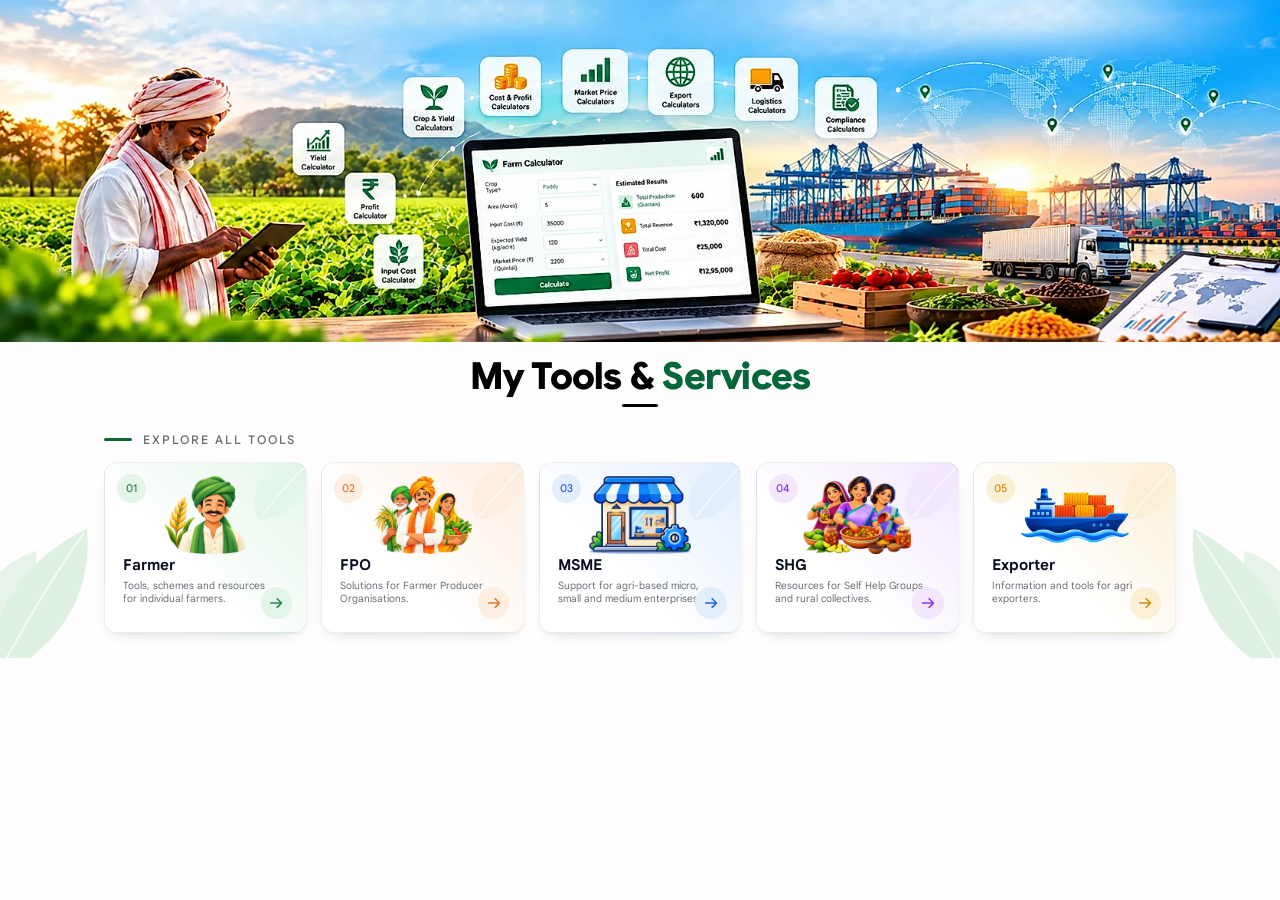
<file: index.html>
<!doctype html>
<html lang="en">
  <head>
    <meta charset="UTF-8" />
    <meta name="viewport" content="width=device-width, initial-scale=1.0" />
    <meta
      name="description"
      content="My tools &amp; services serves as a ready reference for all categories of users like farmer, msme, fpo and exporters."
    />
    <link rel="icon" type="image/svg+xml" href="favicon.svg" />
    <title>My Tools</title>
    <link rel="stylesheet" href="assets/css/style.css" />
  </head>
  <body>
    <div id="root" class="app-root">
      <section id="view-home" class="page-view active" data-page-title="My Tools">
    <main class="home">
      <section class="home-hero">
        <img
          class="home-hero__photo"
          src="assets/images/home/hero-1672.webp"
          srcset="assets/images/home/hero-1672.webp 1672w, assets/images/home/hero-3344.webp 3344w"
          sizes="100vw"
          width="1672"
          height="510"
          alt="A farmer using a tablet in his field beside a laptop showing a farm calculator, with crop, cost, market price, export, logistics and compliance calculators, and a container port with fresh produce"
        />
        <div class="home-hero__text">
          <h1 class="home-hero__title">
            My Tools &amp; <span>Services</span>
          </h1>
          <span class="home-hero__rule" aria-hidden="true"></span>
        </div>
      </section>

      <section id="user-types" class="cards" aria-labelledby="user-types-title">
        <div class="cards__inner">
          <h2 id="user-types-title" class="cards__label">
            Explore all tools
          </h2>
          <ul class="cards__grid">
          <li id="farmer" class="ucard" style="--accent: #2f8a4f; --tint: #e3f5e9;">
            <svg class="ucard__leaf" viewBox="0 0 60 60" aria-hidden="true"><path d="M56 4 C34 4 12 14 8 38 C6 48 10 54 14 56 C38 54 54 36 56 4 Z" fill="currentColor"></path><path d="M14 54 C24 40 38 24 54 8" stroke="#fff" stroke-opacity="0.6" stroke-width="1.5" fill="none"></path></svg>
            <span class="ucard__index" aria-hidden="true">01</span>
            <div class="ucard__art">
              <img src="assets/images/home/farmer.webp" alt="A smiling farmer in a green turban beside ears of wheat" loading="lazy" />
            </div>
            <h3 class="ucard__title">
              <a href="farmer.html" data-page="farmer" class="ucard__link">Farmer</a>
            </h3>
            <p class="ucard__text">Tools, schemes and resources for individual farmers.</p>
            <span class="ucard__arrow" aria-hidden="true">
              <svg viewBox="3 5 17 14" fill="none" stroke="currentColor" stroke-width="2.2" stroke-linecap="round" stroke-linejoin="round" aria-hidden="true"><path d="M4 12h15M13 6l6 6-6 6"></path></svg>
            </span>
          </li>
          <li id="fpo" class="ucard" style="--accent: #e57a2c; --tint: #fdeee2;">
            <svg class="ucard__leaf" viewBox="0 0 60 60" aria-hidden="true"><path d="M56 4 C34 4 12 14 8 38 C6 48 10 54 14 56 C38 54 54 36 56 4 Z" fill="currentColor"></path><path d="M14 54 C24 40 38 24 54 8" stroke="#fff" stroke-opacity="0.6" stroke-width="1.5" fill="none"></path></svg>
            <span class="ucard__index" aria-hidden="true">02</span>
            <div class="ucard__art">
              <img src="assets/images/home/fpo.webp" alt="Farmers of a producer organisation with paddy and a basket of vegetables" loading="lazy" />
            </div>
            <h3 class="ucard__title">
              <a href="fpo.html" data-page="fpo" class="ucard__link">FPO</a>
            </h3>
            <p class="ucard__text">Solutions for Farmer Producer Organisations.</p>
            <span class="ucard__arrow" aria-hidden="true">
              <svg viewBox="3 5 17 14" fill="none" stroke="currentColor" stroke-width="2.2" stroke-linecap="round" stroke-linejoin="round" aria-hidden="true"><path d="M4 12h15M13 6l6 6-6 6"></path></svg>
            </span>
          </li>
          <li id="msme" class="ucard" style="--accent: #2563eb; --tint: #e2eefc;">
            <svg class="ucard__leaf" viewBox="0 0 60 60" aria-hidden="true"><path d="M56 4 C34 4 12 14 8 38 C6 48 10 54 14 56 C38 54 54 36 56 4 Z" fill="currentColor"></path><path d="M14 54 C24 40 38 24 54 8" stroke="#fff" stroke-opacity="0.6" stroke-width="1.5" fill="none"></path></svg>
            <span class="ucard__index" aria-hidden="true">03</span>
            <div class="ucard__art">
              <img src="assets/images/home/msme.webp" alt="A small workshop with a striped awning and a gear" loading="lazy" />
            </div>
            <h3 class="ucard__title">
              <a href="msme.html" data-page="msme" class="ucard__link">MSME</a>
            </h3>
            <p class="ucard__text">Support for agri-based micro, small and medium enterprises.</p>
            <span class="ucard__arrow" aria-hidden="true">
              <svg viewBox="3 5 17 14" fill="none" stroke="currentColor" stroke-width="2.2" stroke-linecap="round" stroke-linejoin="round" aria-hidden="true"><path d="M4 12h15M13 6l6 6-6 6"></path></svg>
            </span>
          </li>
          <li id="shg" class="ucard" style="--accent: #9333ea; --tint: #f2e7fd;">
            <svg class="ucard__leaf" viewBox="0 0 60 60" aria-hidden="true"><path d="M56 4 C34 4 12 14 8 38 C6 48 10 54 14 56 C38 54 54 36 56 4 Z" fill="currentColor"></path><path d="M14 54 C24 40 38 24 54 8" stroke="#fff" stroke-opacity="0.6" stroke-width="1.5" fill="none"></path></svg>
            <span class="ucard__index" aria-hidden="true">04</span>
            <div class="ucard__art">
              <img src="assets/images/home/shg.webp" alt="Three women of a self help group making pickles together" loading="lazy" />
            </div>
            <h3 class="ucard__title">
              <a href="shg.html" data-page="shg" class="ucard__link">SHG</a>
            </h3>
            <p class="ucard__text">Resources for Self Help Groups and rural collectives.</p>
            <span class="ucard__arrow" aria-hidden="true">
              <svg viewBox="3 5 17 14" fill="none" stroke="currentColor" stroke-width="2.2" stroke-linecap="round" stroke-linejoin="round" aria-hidden="true"><path d="M4 12h15M13 6l6 6-6 6"></path></svg>
            </span>
          </li>
          <li id="exporter" class="ucard" style="--accent: #d4900f; --tint: #fbf0d6;">
            <svg class="ucard__leaf" viewBox="0 0 60 60" aria-hidden="true"><path d="M56 4 C34 4 12 14 8 38 C6 48 10 54 14 56 C38 54 54 36 56 4 Z" fill="currentColor"></path><path d="M14 54 C24 40 38 24 54 8" stroke="#fff" stroke-opacity="0.6" stroke-width="1.5" fill="none"></path></svg>
            <span class="ucard__index" aria-hidden="true">05</span>
            <div class="ucard__art">
              <img src="assets/images/home/exporter.webp" alt="A cargo ship loaded with containers" loading="lazy" />
            </div>
            <h3 class="ucard__title">
              <a href="exporter.html" data-page="exporter" class="ucard__link">Exporter</a>
            </h3>
            <p class="ucard__text">Information and tools for agri exporters.</p>
            <span class="ucard__arrow" aria-hidden="true">
              <svg viewBox="3 5 17 14" fill="none" stroke="currentColor" stroke-width="2.2" stroke-linecap="round" stroke-linejoin="round" aria-hidden="true"><path d="M4 12h15M13 6l6 6-6 6"></path></svg>
            </span>
          </li>
          </ul>
        </div>
      </section>
    </main>
      </section>

      <section id="view-farmer" class="page-view" data-page-title="Farmer · My Tools">
    <main class="fp">
      <div class="fp__inner">
        <header class="fp-hero">
          <img class="fp-hero__photo" src="assets/images/farmer/farmer-header.webp" alt="Smiling farmer holding a bundle of rice in a green field" />
          <div class="fp-hero__text">
            <h1 class="fp-hero__title">Farmer</h1>
            <p class="fp-hero__subtitle">
              Tools &amp; services for farmers to improve productivity, access better markets and get the right support at every step.
            </p>
          </div>
          <a href="index.html" data-page="home" class="back-btn" data-back-to="home" aria-label="Back to Home">
      <svg viewBox="3 5 17 14" fill="none" stroke="currentColor" stroke-width="2.2" stroke-linecap="round" stroke-linejoin="round" aria-hidden="true"><path d="M19 12H4M10 6l-6 6 6 6"></path></svg>
      <span>Back to Home</span>
    </a>
        </header>

        <section class="fp-tools" aria-labelledby="fp-tools-title">
          <h2 id="fp-tools-title" class="fp-tools__label">
            Explore by tool type
          </h2>
          <ul class="fp-tools__grid">
            <li class="tcard" style="--accent: #16a34a; --tint: #daf5dd;">
              <svg class="tcard__leaf" viewBox="0 0 60 60" aria-hidden="true"><path d="M56 4 C34 4 12 14 8 38 C6 48 10 54 14 56 C38 54 54 36 56 4 Z" fill="currentColor"></path><path d="M14 54 C24 40 38 24 54 8" stroke="#fff" stroke-opacity="0.6" stroke-width="1.5" fill="none"></path></svg>
              <span class="tcard__index" aria-hidden="true">01</span>
              <div class="tcard__art">
                <svg viewBox="0 0 165 130" aria-hidden="true"><defs><linearGradient id="fin-body" x1="0" y1="0" x2="0" y2="1"><stop offset="0" stop-color="#4cc96b"></stop><stop offset="1" stop-color="#1d8a3f"></stop></linearGradient><linearGradient id="fin-coin" x1="0" y1="0" x2="1" y2="1"><stop offset="0" stop-color="#a6e35c"></stop><stop offset="1" stop-color="#279c45"></stop></linearGradient></defs><path d="M20 112 C12 92 18 70 40 60 C44 82 36 100 20 112 Z" fill="#3fae4f"></path><path d="M28 120 C30 100 44 88 62 88 C58 106 46 118 28 120 Z" fill="#5cc35f"></path><path d="M134 60 C150 64 158 80 152 98 C138 90 132 76 134 60 Z" fill="#46b552"></path><rect x="40" y="12" width="78" height="104" rx="13" fill="url(#fin-body)"></rect><rect x="40" y="12" width="78" height="104" rx="13" fill="none" stroke="#167a35" stroke-width="2"></rect><rect x="50" y="22" width="58" height="20" rx="4" fill="#e8fbe9"></rect><rect x="54" y="28" width="30" height="8" rx="2" fill="#9fdcaa"></rect><rect x="50" y="50" width="15" height="13" rx="3" fill="#ffffff" opacity="0.95"></rect><rect x="70" y="50" width="15" height="13" rx="3" fill="#ffffff" opacity="0.95"></rect><rect x="90" y="50" width="15" height="13" rx="3" fill="#c8f2cf" opacity="0.95"></rect><rect x="50" y="70" width="15" height="13" rx="3" fill="#ffffff" opacity="0.95"></rect><rect x="70" y="70" width="15" height="13" rx="3" fill="#ffffff" opacity="0.95"></rect><rect x="90" y="70" width="15" height="13" rx="3" fill="#ffffff" opacity="0.95"></rect><rect x="50" y="90" width="15" height="13" rx="3" fill="#ffffff" opacity="0.95"></rect><rect x="70" y="90" width="15" height="13" rx="3" fill="#ffffff" opacity="0.95"></rect><rect x="90" y="90" width="15" height="13" rx="3" fill="#ffffff" opacity="0.95"></rect><circle cx="116" cy="96" r="27" fill="url(#fin-coin)"></circle><circle cx="116" cy="96" r="27" fill="none" stroke="#1d8a3f" stroke-width="2"></circle><circle cx="116" cy="96" r="20" fill="none" stroke="#ffffff" stroke-opacity="0.55" stroke-width="2"></circle><text x="116" y="106" text-anchor="middle" font-size="28" font-weight="700" fill="#ffffff" font-family="inherit">₹</text></svg>
              </div>
              <div class="tcard__body">
                <h3 class="tcard__title">
                  <a href="financial-calculators.html" data-page="financial-calculators" class="tcard__link">
                    <span>Financial</span> <span>Calculator</span>
                  </a>
                </h3>
                <p class="tcard__text">Calculate crop costs, profitability and more.</p>
              </div>
              <span class="tcard__arrow" aria-hidden="true">
                <svg viewBox="3 5 17 14" fill="none" stroke="currentColor" stroke-width="2.2" stroke-linecap="round" stroke-linejoin="round" aria-hidden="true"><path d="M4 12h15M13 6l6 6-6 6"></path></svg>
              </span>
            </li>
            <li class="tcard" style="--accent: #f26b1d; --tint: #ffe9da;">
              <svg class="tcard__leaf" viewBox="0 0 60 60" aria-hidden="true"><path d="M56 4 C34 4 12 14 8 38 C6 48 10 54 14 56 C38 54 54 36 56 4 Z" fill="currentColor"></path><path d="M14 54 C24 40 38 24 54 8" stroke="#fff" stroke-opacity="0.6" stroke-width="1.5" fill="none"></path></svg>
              <span class="tcard__index" aria-hidden="true">02</span>
              <div class="tcard__art">
                <svg viewBox="0 0 165 130" aria-hidden="true"><defs><radialGradient id="crop-sun" cx="0.4" cy="0.35" r="0.7"><stop offset="0" stop-color="#ffe36e"></stop><stop offset="1" stop-color="#f9a50f"></stop></radialGradient><linearGradient id="crop-leaf" x1="0" y1="0" x2="1" y2="1"><stop offset="0" stop-color="#7ad35b"></stop><stop offset="1" stop-color="#2f9b3c"></stop></linearGradient></defs><g stroke="#f9b414" stroke-width="4" stroke-linecap="round"><line x1="144" y1="32" x2="151" y2="32"></line><line x1="137.55634918610406" y1="47.55634918610404" x2="142.50609665440987" y2="52.50609665440987"></line><line x1="122" y1="54" x2="122" y2="61"></line><line x1="106.44365081389596" y1="47.55634918610404" x2="101.49390334559013" y2="52.50609665440988"></line><line x1="100" y1="32" x2="93" y2="32"></line><line x1="106.44365081389596" y1="16.443650813895957" x2="101.49390334559011" y2="11.493903345590123"></line><line x1="122" y1="10" x2="122" y2="3"></line><line x1="137.55634918610403" y1="16.44365081389595" x2="142.50609665440987" y2="11.493903345590116"></line></g><circle cx="122" cy="32" r="16" fill="url(#crop-sun)"></circle><path d="M30 116 C34 100 46 94 58 100 C52 112 42 118 30 116 Z" fill="#3d9e45"></path><path d="M118 116 C114 100 102 94 90 100 C96 112 106 118 118 116 Z" fill="#3d9e45"></path><ellipse cx="74" cy="114" rx="30" ry="11" fill="#7b4a2a"></ellipse><ellipse cx="74" cy="110" rx="24" ry="7" fill="#9a6036"></ellipse><path d="M74 112 C73 92 75 72 82 50" stroke="#3a9a46" stroke-width="5" fill="none" stroke-linecap="round"></path><path d="M75 88 C60 92 40 84 32 66 C52 60 70 68 75 88 Z" fill="url(#crop-leaf)"></path><path d="M78 72 C92 74 108 64 114 46 C96 42 80 52 78 72 Z" fill="url(#crop-leaf)"></path><path d="M82 52 C76 42 78 30 88 22 C94 32 92 44 82 52 Z" fill="#5cc35f"></path></svg>
              </div>
              <div class="tcard__body">
                <h3 class="tcard__title">
                  <a href="crop-yield-calculators.html" data-page="crop-yield-calculators" class="tcard__link">
                    <span>Crop & Yield</span> <span>Calculator</span>
                  </a>
                </h3>
                <p class="tcard__text">Estimate crop yield and production.</p>
              </div>
              <span class="tcard__arrow" aria-hidden="true">
                <svg viewBox="3 5 17 14" fill="none" stroke="currentColor" stroke-width="2.2" stroke-linecap="round" stroke-linejoin="round" aria-hidden="true"><path d="M4 12h15M13 6l6 6-6 6"></path></svg>
              </span>
            </li>
            <li class="tcard" style="--accent: #1c7fd6; --tint: #dfeefc;">
              <svg class="tcard__leaf" viewBox="0 0 60 60" aria-hidden="true"><path d="M56 4 C34 4 12 14 8 38 C6 48 10 54 14 56 C38 54 54 36 56 4 Z" fill="currentColor"></path><path d="M14 54 C24 40 38 24 54 8" stroke="#fff" stroke-opacity="0.6" stroke-width="1.5" fill="none"></path></svg>
              <span class="tcard__index" aria-hidden="true">03</span>
              <div class="tcard__art">
                <svg viewBox="0 0 165 130" aria-hidden="true"><defs><linearGradient id="land-top" x1="0" y1="0" x2="1" y2="1"><stop offset="0" stop-color="#6fd36b"></stop><stop offset="1" stop-color="#2fa64f"></stop></linearGradient><linearGradient id="land-pin" x1="0" y1="0" x2="0" y2="1"><stop offset="0" stop-color="#ff6b5b"></stop><stop offset="1" stop-color="#d7261e"></stop></linearGradient></defs><g fill="#dcecfb"><path d="M14 62 C12 54 20 48 28 52 C30 44 42 42 46 50 C54 48 58 56 54 62 Z"></path><path d="M112 58 C110 50 118 44 126 48 C128 40 140 38 144 46 C152 44 156 52 152 58 Z"></path></g><polygon points="82,62 152,92 82,124 12,92" fill="#2b8fd8"></polygon><polygon points="82,56 150,86 82,116 14,86" fill="url(#land-top)" stroke="#3aa0e8" stroke-width="3" stroke-linejoin="round"></polygon><g stroke="#ffffff" stroke-width="3" stroke-linecap="round" opacity="0.9"><line x1="48" y1="71" x2="116" y2="101"></line><line x1="116" y1="71" x2="48" y2="101"></line><line x1="65" y1="63.5" x2="133" y2="93.5" opacity="0.55"></line><line x1="99" y1="63.5" x2="31" y2="93.5" opacity="0.55"></line></g><path d="M82 76 C82 76 60 50 60 36 A22 22 0 1 1 104 36 C104 50 82 76 82 76 Z" fill="url(#land-pin)"></path><circle cx="82" cy="36" r="8" fill="#ffffff"></circle></svg>
              </div>
              <div class="tcard__body">
                <h3 class="tcard__title">
                  <a href="land-area-calculators.html" data-page="land-area-calculators" class="tcard__link">
                    <span>Land & Area</span> <span>Calculator</span>
                  </a>
                </h3>
                <p class="tcard__text">Measure land, area and plot details.</p>
              </div>
              <span class="tcard__arrow" aria-hidden="true">
                <svg viewBox="3 5 17 14" fill="none" stroke="currentColor" stroke-width="2.2" stroke-linecap="round" stroke-linejoin="round" aria-hidden="true"><path d="M4 12h15M13 6l6 6-6 6"></path></svg>
              </span>
            </li>
            <li class="tcard" style="--accent: #9b30e0; --tint: #f2e5fd;">
              <svg class="tcard__leaf" viewBox="0 0 60 60" aria-hidden="true"><path d="M56 4 C34 4 12 14 8 38 C6 48 10 54 14 56 C38 54 54 36 56 4 Z" fill="currentColor"></path><path d="M14 54 C24 40 38 24 54 8" stroke="#fff" stroke-opacity="0.6" stroke-width="1.5" fill="none"></path></svg>
              <span class="tcard__index" aria-hidden="true">04</span>
              <div class="tcard__art">
                <svg viewBox="0 0 165 130" aria-hidden="true"><defs><linearGradient id="ins-shield" x1="0" y1="0" x2="0" y2="1"><stop offset="0" stop-color="#b866f5"></stop><stop offset="1" stop-color="#6d28d9"></stop></linearGradient></defs><g stroke="#c58cf7" stroke-width="4" stroke-linecap="round"><line x1="22" y1="50" x2="31" y2="55"></line><line x1="18" y1="70" x2="28" y2="70"></line><line x1="22" y1="90" x2="31" y2="85"></line><line x1="143" y1="50" x2="134" y2="55"></line><line x1="147" y1="70" x2="137" y2="70"></line><line x1="143" y1="90" x2="134" y2="85"></line></g><path d="M82 10 L124 25 V60 C124 89 106 108 82 120 C58 108 40 89 40 60 V25 Z" fill="url(#ins-shield)"></path><path d="M82 20 L115 32 V60 C115 83 101 99 82 109 C63 99 49 83 49 60 V32 Z" fill="none" stroke="#e7d4ff" stroke-opacity="0.75" stroke-width="3"></path><path d="M82 94 V66" stroke="#ffffff" stroke-width="5" stroke-linecap="round"></path><path d="M81 80 C70 82 60 76 58 64 C70 62 79 68 81 80 Z" fill="#ffffff"></path><path d="M83 80 C94 82 104 76 106 64 C94 62 85 68 83 80 Z" fill="#ffffff"></path><path d="M82 66 C76 60 76 50 82 42 C88 50 88 60 82 66 Z" fill="#ffffff"></path></svg>
              </div>
              <div class="tcard__body">
                <h3 class="tcard__title">
                  <a href="insurance-subsidy-calculators.html" data-page="insurance-subsidy-calculators" class="tcard__link">
                    <span>Insurance & Subsidy</span> <span>Calculator</span>
                  </a>
                </h3>
                <p class="tcard__text">Check schemes, subsidies and insurance benefits.</p>
              </div>
              <span class="tcard__arrow" aria-hidden="true">
                <svg viewBox="3 5 17 14" fill="none" stroke="currentColor" stroke-width="2.2" stroke-linecap="round" stroke-linejoin="round" aria-hidden="true"><path d="M4 12h15M13 6l6 6-6 6"></path></svg>
              </span>
            </li>
            <li class="tcard" style="--accent: #e39b0c; --tint: #fff0cf;">
              <svg class="tcard__leaf" viewBox="0 0 60 60" aria-hidden="true"><path d="M56 4 C34 4 12 14 8 38 C6 48 10 54 14 56 C38 54 54 36 56 4 Z" fill="currentColor"></path><path d="M14 54 C24 40 38 24 54 8" stroke="#fff" stroke-opacity="0.6" stroke-width="1.5" fill="none"></path></svg>
              <span class="tcard__index" aria-hidden="true">05</span>
              <div class="tcard__art">
                <svg viewBox="0 0 165 130" aria-hidden="true"><defs><radialGradient id="wx-sun" cx="0.4" cy="0.35" r="0.7"><stop offset="0" stop-color="#ffe066"></stop><stop offset="1" stop-color="#ffa90a"></stop></radialGradient><linearGradient id="wx-cloud" x1="0" y1="0" x2="0" y2="1"><stop offset="0" stop-color="#7cc8ff"></stop><stop offset="1" stop-color="#1f86e0"></stop></linearGradient></defs><g stroke="#ffb31a" stroke-width="4" stroke-linecap="round"><line x1="60" y1="8" x2="60" y2="16"></line><line x1="30" y1="20" x2="36" y2="26"></line><line x1="18" y1="48" x2="26" y2="48"></line><line x1="90" y1="20" x2="84" y2="26"></line><line x1="30" y1="76" x2="36" y2="70"></line></g><circle cx="60" cy="48" r="25" fill="url(#wx-sun)"></circle><path d="M58 100 C44 100 40 82 54 78 C54 62 74 56 84 66 C90 50 116 48 124 66 C142 64 150 84 138 96 C136 99 133 100 130 100 Z" fill="url(#wx-cloud)"></path><path d="M62 82 C64 72 76 68 84 74" stroke="#ffffff" stroke-opacity="0.6" stroke-width="3" fill="none" stroke-linecap="round"></path><g fill="#1f86e0"><path d="M80 108 C80 108 74 116 74 120 A6 6 0 0 0 86 120 C86 116 80 108 80 108 Z"></path><path d="M100 110 C100 110 94 118 94 122 A6 6 0 0 0 106 122 C106 118 100 110 100 110 Z"></path><path d="M120 108 C120 108 114 116 114 120 A6 6 0 0 0 126 120 C126 116 120 108 120 108 Z"></path></g></svg>
              </div>
              <div class="tcard__body">
                <h3 class="tcard__title">
                  <a href="weather-tools.html" data-page="weather-tools" class="tcard__link">
                    <span>Weather Based</span> <span>Calculator</span>
                  </a>
                </h3>
                <p class="tcard__text">Get weather updates and plan better.</p>
              </div>
              <span class="tcard__arrow" aria-hidden="true">
                <svg viewBox="3 5 17 14" fill="none" stroke="currentColor" stroke-width="2.2" stroke-linecap="round" stroke-linejoin="round" aria-hidden="true"><path d="M4 12h15M13 6l6 6-6 6"></path></svg>
              </span>
            </li>
          </ul>
        </section>
      </div>
    </main>
      </section>

      <section id="view-financial-calculators" class="page-view" data-page-title="Financial Calculators · My Tools">
    <main class="hub">
      <div class="hub__inner">
        <header class="hub-hero hub-hero--haze-strong">
          <img class="hub-hero__photo" src="assets/images/financial/fc-hero.webp" alt="A calculator, stacks of coins with a growing plant, a notebook and financial charts on a desk" />
          <svg class="hub-hero__wave" viewBox="0 0 650 160" preserveAspectRatio="none" aria-hidden="true">
    <path d="M0 2C60 4 110 26 180 68C250 110 310 144 395 160H0Z" fill="#abc7b9"></path>
    <path d="M0 27C50 39 100 66 160 104C215 134 265 150 340 160H0Z" fill="url(#hub-wave)"></path>
    <defs>
      <linearGradient id="hub-wave" x1="0" y1="0" x2="1" y2="1">
        <stop offset="0" stop-color="#3f7766"></stop>
        <stop offset="1" stop-color="#2f6a57"></stop>
      </linearGradient>
    </defs>
  </svg>
          <a href="farmer.html" data-page="farmer" class="back-btn" data-back-to="farmer" aria-label="Back to Farmer">
      <svg viewBox="3 5 17 14" fill="none" stroke="currentColor" stroke-width="2.2" stroke-linecap="round" stroke-linejoin="round" aria-hidden="true"><path d="M19 12H4M10 6l-6 6 6 6"></path></svg>
      <span>Back to Farmer</span>
    </a>
          <div class="hub-hero__text">
            <p class="hub-hero__tag">
              <span class="hub-hero__tag-icon"><svg viewBox="0 0 24 24" fill="none" aria-hidden="true">
    <rect x="5" y="2.5" width="14" height="19" rx="2.6" stroke="currentColor" stroke-width="1.9"></rect>
    <rect x="8" y="5.5" width="8" height="3.6" rx="0.8" fill="currentColor"></rect>
    <rect x="8.2" y="11.6" width="1.9" height="1.9" rx="0.4" fill="currentColor"></rect>
    <rect x="11.2" y="11.6" width="1.9" height="1.9" rx="0.4" fill="currentColor"></rect>
    <rect x="14.2" y="11.6" width="1.9" height="1.9" rx="0.4" fill="currentColor"></rect>
    <rect x="8.2" y="14.6" width="1.9" height="1.9" rx="0.4" fill="currentColor"></rect>
    <rect x="11.2" y="14.6" width="1.9" height="1.9" rx="0.4" fill="currentColor"></rect>
    <rect x="14.2" y="14.6" width="1.9" height="1.9" rx="0.4" fill="currentColor"></rect>
    <rect x="8.2" y="17.6" width="1.9" height="1.9" rx="0.4" fill="currentColor"></rect>
    <rect x="11.2" y="17.6" width="1.9" height="1.9" rx="0.4" fill="currentColor"></rect>
    <rect x="14.2" y="17.6" width="1.9" height="1.9" rx="0.4" fill="currentColor"></rect>
  </svg></span>
              <span class="hub-hero__tag-words">Plan <i aria-hidden="true">•</i> Calculate <i aria-hidden="true">•</i> Grow</span>
            </p>
            <div class="hub-hero__heading">
              <h1 class="hub-hero__title">
                Financial<br />Calculators
              </h1>
              <p class="hub-hero__subtitle">Plan better. Grow bigger. Use our financial calculators to make informed decisions and boost your farm’s profitability.</p>
            </div>
          </div>
        </header>

        <ul class="hub-grid hub-grid--centered" aria-label="Financial calculators">
          <li class="hcard" style="--accent: #175b3e; --tint: #f1faf5;">
            <div class="hcard__art">
              <svg viewBox="0 0 220 170" aria-hidden="true"><defs><linearGradient id="emi-coin-side" x1="0" y1="0" x2="1" y2="0"><stop offset="0" stop-color="#d4920f"></stop><stop offset="0.35" stop-color="#ffd45c"></stop><stop offset="0.7" stop-color="#f1b431"></stop><stop offset="1" stop-color="#c7840c"></stop></linearGradient><linearGradient id="emi-coin-top" x1="0" y1="0" x2="1" y2="1"><stop offset="0" stop-color="#ffe9a3"></stop><stop offset="1" stop-color="#f5bb35"></stop></linearGradient><linearGradient id="emi-leaf" x1="0" y1="0" x2="1" y2="1"><stop offset="0" stop-color="#7fd157"></stop><stop offset="1" stop-color="#2c8c3b"></stop></linearGradient><filter id="emi-shadow" x="-20%" y="-20%" width="140%" height="140%"><feDropShadow dx="2" dy="3" stdDeviation="3" flood-color="#2f6b47" flood-opacity="0.18"></feDropShadow></filter></defs><defs><linearGradient id="emi-disc" x1="0" y1="0" x2="0" y2="1"><stop offset="0" stop-color="#e6f5ec"></stop><stop offset="1" stop-color="#cfe9d9"></stop></linearGradient><clipPath id="emi-cut"><rect x="0" y="0" width="220" height="160"></rect></clipPath></defs><circle cx="110" cy="122" r="97" fill="url(#emi-disc)" clip-path="url(#emi-cut)"></circle><ellipse cx="110" cy="160" rx="89.24000000000001" ry="6" fill="#c3e0cd"></ellipse><g filter="url(#emi-shadow)"><path d="M136 50h68a8 8 0 0 1 8 8v76c-8 0-14 6-14 18h-60a10 10 0 0 1-10-10V58a8 8 0 0 1 8-8z" fill="#ffffff"></path></g><path d="M212 134c-8 0-14 6-14 18 8-2 14-8 14-18z" fill="#e3efe8"></path><text x="170" y="76" text-anchor="middle" font-size="19" font-weight="700" fill="#1d6a43" font-family="inherit">EMI</text><g><rect x="141" y="85.5" width="9" height="9" rx="2" fill="none" stroke="#2f9a5a" stroke-width="1.8"></rect><path d="M142.5 89.5l2.5 2.6 5-6" fill="none" stroke="#2f9a5a" stroke-width="2" stroke-linecap="round" stroke-linejoin="round"></path><rect x="157" y="88.2" width="42" height="3.6" rx="1.8" fill="#9dcdb0"></rect></g><g><rect x="141" y="98.5" width="9" height="9" rx="2" fill="none" stroke="#2f9a5a" stroke-width="1.8"></rect><path d="M142.5 102.5l2.5 2.6 5-6" fill="none" stroke="#2f9a5a" stroke-width="2" stroke-linecap="round" stroke-linejoin="round"></path><rect x="157" y="101.2" width="36" height="3.6" rx="1.8" fill="#c9e1d2"></rect></g><g><rect x="141" y="111.5" width="9" height="9" rx="2" fill="none" stroke="#2f9a5a" stroke-width="1.8"></rect><path d="M142.5 115.5l2.5 2.6 5-6" fill="none" stroke="#2f9a5a" stroke-width="2" stroke-linecap="round" stroke-linejoin="round"></path><rect x="157" y="114.2" width="42" height="3.6" rx="1.8" fill="#c9e1d2"></rect></g><g><rect x="141" y="124.5" width="9" height="9" rx="2" fill="none" stroke="#2f9a5a" stroke-width="1.8"></rect><path d="M142.5 128.5l2.5 2.6 5-6" fill="none" stroke="#2f9a5a" stroke-width="2" stroke-linecap="round" stroke-linejoin="round"></path><rect x="157" y="127.2" width="36" height="3.6" rx="1.8" fill="#c9e1d2"></rect></g><g><path d="M44 131.4A30 8.5 0 0 1 104 131.4L104 140A30 8.5 0 0 1 44 140Z" fill="url(#emi-coin-side)"></path><path d="M44 140A30 8.5 0 0 0 104 140" fill="none" stroke="#b37708" stroke-opacity="0.55" stroke-width="1.1"></path><path d="M44 122.8A30 8.5 0 0 1 104 122.8L104 131.4A30 8.5 0 0 1 44 131.4Z" fill="url(#emi-coin-side)"></path><path d="M44 131.4A30 8.5 0 0 0 104 131.4" fill="none" stroke="#b37708" stroke-opacity="0.55" stroke-width="1.1"></path><path d="M44 114.2A30 8.5 0 0 1 104 114.2L104 122.8A30 8.5 0 0 1 44 122.8Z" fill="url(#emi-coin-side)"></path><path d="M44 122.8A30 8.5 0 0 0 104 122.8" fill="none" stroke="#b37708" stroke-opacity="0.55" stroke-width="1.1"></path><path d="M44 105.6A30 8.5 0 0 1 104 105.6L104 114.2A30 8.5 0 0 1 44 114.2Z" fill="url(#emi-coin-side)"></path><path d="M44 114.2A30 8.5 0 0 0 104 114.2" fill="none" stroke="#b37708" stroke-opacity="0.55" stroke-width="1.1"></path><path d="M44 97A30 8.5 0 0 1 104 97L104 105.6A30 8.5 0 0 1 44 105.6Z" fill="url(#emi-coin-side)"></path><path d="M44 105.6A30 8.5 0 0 0 104 105.6" fill="none" stroke="#b37708" stroke-opacity="0.55" stroke-width="1.1"></path><ellipse cx="74" cy="97" rx="30" ry="8.5" fill="url(#emi-coin-top)"></ellipse><ellipse cx="74" cy="97" rx="19.8" ry="5.1" fill="none" stroke="#e2a223" stroke-width="1.3"></ellipse></g><ellipse cx="74" cy="97" rx="20" ry="5.5" fill="#6b4524"></ellipse><ellipse cx="74" cy="96" rx="14" ry="3.5" fill="#86593a"></ellipse><path d="M74 97C72 80 72 52 82 14" fill="none" stroke="#3d9a3f" stroke-width="4.5" stroke-linecap="round"></path><g><path d="M73 70C76.6 46.3 49.4 27.3 24 26C28 51.1 49.8 76.1 73 70Z" fill="url(#emi-leaf)"></path><path d="M73 70L32.8 33.9" stroke="#ffffff" stroke-opacity="0.45" stroke-width="1.4" stroke-linecap="round"></path></g><g><path d="M77 46C98.2 50.5 117.2 26.9 120 4C97 6.3 73 24.7 77 46Z" fill="url(#emi-leaf)"></path><path d="M77 46L112.3 11.6" stroke="#ffffff" stroke-opacity="0.45" stroke-width="1.4" stroke-linecap="round"></path></g><g><path d="M75 78C89.4 87.5 111.9 75.9 122 60C103.9 54.9 79.4 61.3 75 78Z" fill="url(#emi-leaf)"></path><path d="M75 78L113.5 63.2" stroke="#ffffff" stroke-opacity="0.45" stroke-width="1.4" stroke-linecap="round"></path></g><g><path d="M23 151.3A27 8 0 0 1 77 151.3L77 160A27 8 0 0 1 23 160Z" fill="url(#emi-coin-side)"></path><path d="M23 160A27 8 0 0 0 77 160" fill="none" stroke="#b37708" stroke-opacity="0.55" stroke-width="1.1"></path><path d="M23 142.6A27 8 0 0 1 77 142.6L77 151.3A27 8 0 0 1 23 151.3Z" fill="url(#emi-coin-side)"></path><path d="M23 151.3A27 8 0 0 0 77 151.3" fill="none" stroke="#b37708" stroke-opacity="0.55" stroke-width="1.1"></path><path d="M23 133.9A27 8 0 0 1 77 133.9L77 142.6A27 8 0 0 1 23 142.6Z" fill="url(#emi-coin-side)"></path><path d="M23 142.6A27 8 0 0 0 77 142.6" fill="none" stroke="#b37708" stroke-opacity="0.55" stroke-width="1.1"></path><path d="M23 125.2A27 8 0 0 1 77 125.2L77 133.9A27 8 0 0 1 23 133.9Z" fill="url(#emi-coin-side)"></path><path d="M23 133.9A27 8 0 0 0 77 133.9" fill="none" stroke="#b37708" stroke-opacity="0.55" stroke-width="1.1"></path><path d="M23 116.5A27 8 0 0 1 77 116.5L77 125.2A27 8 0 0 1 23 125.2Z" fill="url(#emi-coin-side)"></path><path d="M23 125.2A27 8 0 0 0 77 125.2" fill="none" stroke="#b37708" stroke-opacity="0.55" stroke-width="1.1"></path><path d="M23 107.8A27 8 0 0 1 77 107.8L77 116.5A27 8 0 0 1 23 116.5Z" fill="url(#emi-coin-side)"></path><path d="M23 116.5A27 8 0 0 0 77 116.5" fill="none" stroke="#b37708" stroke-opacity="0.55" stroke-width="1.1"></path><ellipse cx="50" cy="107.8" rx="27" ry="8" fill="url(#emi-coin-top)"></ellipse><ellipse cx="50" cy="107.8" rx="17.8" ry="4.8" fill="none" stroke="#e2a223" stroke-width="1.3"></ellipse></g><g><path d="M77 152.6A26 7.5 0 0 1 129 152.6L129 161A26 7.5 0 0 1 77 161Z" fill="url(#emi-coin-side)"></path><path d="M77 161A26 7.5 0 0 0 129 161" fill="none" stroke="#b37708" stroke-opacity="0.55" stroke-width="1.1"></path><path d="M77 144.2A26 7.5 0 0 1 129 144.2L129 152.6A26 7.5 0 0 1 77 152.6Z" fill="url(#emi-coin-side)"></path><path d="M77 152.6A26 7.5 0 0 0 129 152.6" fill="none" stroke="#b37708" stroke-opacity="0.55" stroke-width="1.1"></path><path d="M77 135.8A26 7.5 0 0 1 129 135.8L129 144.2A26 7.5 0 0 1 77 144.2Z" fill="url(#emi-coin-side)"></path><path d="M77 144.2A26 7.5 0 0 0 129 144.2" fill="none" stroke="#b37708" stroke-opacity="0.55" stroke-width="1.1"></path><path d="M77 127.4A26 7.5 0 0 1 129 127.4L129 135.8A26 7.5 0 0 1 77 135.8Z" fill="url(#emi-coin-side)"></path><path d="M77 135.8A26 7.5 0 0 0 129 135.8" fill="none" stroke="#b37708" stroke-opacity="0.55" stroke-width="1.1"></path><path d="M77 119A26 7.5 0 0 1 129 119L129 127.4A26 7.5 0 0 1 77 127.4Z" fill="url(#emi-coin-side)"></path><path d="M77 127.4A26 7.5 0 0 0 129 127.4" fill="none" stroke="#b37708" stroke-opacity="0.55" stroke-width="1.1"></path><ellipse cx="103" cy="119" rx="26" ry="7.5" fill="url(#emi-coin-top)"></ellipse><ellipse cx="103" cy="119" rx="17.2" ry="4.5" fill="none" stroke="#e2a223" stroke-width="1.3"></ellipse></g></svg>
            </div>
            <h2 class="hcard__title">
              <span>Crop Loan EMI</span> <span>Calculator</span>
            </h2>
            <p class="hcard__text">Calculate your crop loan EMI and plan your repayment better.</p>
            <a href="https://technicalkisan.com/tools/loan-emi-calculator" target="_blank" rel="noopener noreferrer" class="hcard__btn" aria-label="View details: Crop Loan EMI Calculator (opens in a new tab)">
          View Details
          <svg viewBox="3 5 17 14" fill="none" stroke="currentColor" stroke-width="2.4" stroke-linecap="round" stroke-linejoin="round" aria-hidden="true"><path d="M4 12h15M13 6l6 6-6 6"></path></svg>
        </a>
          </li>
          <li class="hcard" style="--accent: #2a7ec3; --tint: #ecf7fe;">
            <div class="hcard__art">
              <svg viewBox="0 0 220 170" aria-hidden="true"><defs><linearGradient id="kcc-coin-side" x1="0" y1="0" x2="1" y2="0"><stop offset="0" stop-color="#d4920f"></stop><stop offset="0.35" stop-color="#ffd45c"></stop><stop offset="0.7" stop-color="#f1b431"></stop><stop offset="1" stop-color="#c7840c"></stop></linearGradient><linearGradient id="kcc-coin-top" x1="0" y1="0" x2="1" y2="1"><stop offset="0" stop-color="#ffe9a3"></stop><stop offset="1" stop-color="#f5bb35"></stop></linearGradient><radialGradient id="kcc-bag" cx="0.38" cy="0.4" r="0.75"><stop offset="0" stop-color="#ffd978"></stop><stop offset="0.6" stop-color="#f5b53c"></stop><stop offset="1" stop-color="#d98d1c"></stop></radialGradient><linearGradient id="kcc-top" x1="0" y1="0" x2="0" y2="1"><stop offset="0" stop-color="#ffc94d"></stop><stop offset="1" stop-color="#e9a128"></stop></linearGradient><linearGradient id="kcc-blue" x1="0" y1="0" x2="1" y2="1"><stop offset="0" stop-color="#4fa6f2"></stop><stop offset="1" stop-color="#1d6cc6"></stop></linearGradient></defs><defs><linearGradient id="kcc-disc" x1="0" y1="0" x2="0" y2="1"><stop offset="0" stop-color="#e0effc"></stop><stop offset="1" stop-color="#cde3f8"></stop></linearGradient><clipPath id="kcc-cut"><rect x="0" y="0" width="220" height="160"></rect></clipPath></defs><circle cx="110" cy="122" r="97" fill="url(#kcc-disc)" clip-path="url(#kcc-cut)"></circle><ellipse cx="110" cy="160" rx="89.24000000000001" ry="6" fill="#bfd8f0"></ellipse><rect x="165" y="86" width="13" height="56" rx="3" fill="url(#kcc-blue)"></rect><path d="M134 94l28-26 11 10 22-30" fill="none" stroke="url(#kcc-blue)" stroke-width="7" stroke-linecap="round" stroke-linejoin="round"></path><path d="M186 40l15-6-3 16z" fill="#2a7fd6" stroke="#2a7fd6" stroke-width="3" stroke-linejoin="round"></path><path d="M68 44C48 56 33 84 33 116c0 30 19 44 47 44s47-14 47-44c0-32-15-60-35-72z" fill="url(#kcc-bag)"></path><path d="M66 42c-8-12-10-24-2-30 6 6 9-2 16-6 7 4 10 10 16 6 8 7 4 20-4 30z" fill="url(#kcc-top)"></path><rect x="63" y="37" width="34" height="10" rx="5" fill="#d38716"></rect><text x="84" y="129" text-anchor="middle" font-size="64" font-weight="700" fill="#8f4c12" font-family="inherit">₹</text><g><path d="M122 141.6A21 6.5 0 0 1 164 141.6L164 150A21 6.5 0 0 1 122 150Z" fill="url(#kcc-coin-side)"></path><path d="M122 150A21 6.5 0 0 0 164 150" fill="none" stroke="#b37708" stroke-opacity="0.55" stroke-width="1.1"></path><path d="M122 133.2A21 6.5 0 0 1 164 133.2L164 141.6A21 6.5 0 0 1 122 141.6Z" fill="url(#kcc-coin-side)"></path><path d="M122 141.6A21 6.5 0 0 0 164 141.6" fill="none" stroke="#b37708" stroke-opacity="0.55" stroke-width="1.1"></path><path d="M122 124.8A21 6.5 0 0 1 164 124.8L164 133.2A21 6.5 0 0 1 122 133.2Z" fill="url(#kcc-coin-side)"></path><path d="M122 133.2A21 6.5 0 0 0 164 133.2" fill="none" stroke="#b37708" stroke-opacity="0.55" stroke-width="1.1"></path><path d="M122 116.4A21 6.5 0 0 1 164 116.4L164 124.8A21 6.5 0 0 1 122 124.8Z" fill="url(#kcc-coin-side)"></path><path d="M122 124.8A21 6.5 0 0 0 164 124.8" fill="none" stroke="#b37708" stroke-opacity="0.55" stroke-width="1.1"></path><path d="M122 108A21 6.5 0 0 1 164 108L164 116.4A21 6.5 0 0 1 122 116.4Z" fill="url(#kcc-coin-side)"></path><path d="M122 116.4A21 6.5 0 0 0 164 116.4" fill="none" stroke="#b37708" stroke-opacity="0.55" stroke-width="1.1"></path><path d="M122 99.6A21 6.5 0 0 1 164 99.6L164 108A21 6.5 0 0 1 122 108Z" fill="url(#kcc-coin-side)"></path><path d="M122 108A21 6.5 0 0 0 164 108" fill="none" stroke="#b37708" stroke-opacity="0.55" stroke-width="1.1"></path><path d="M122 91.2A21 6.5 0 0 1 164 91.2L164 99.6A21 6.5 0 0 1 122 99.6Z" fill="url(#kcc-coin-side)"></path><path d="M122 99.6A21 6.5 0 0 0 164 99.6" fill="none" stroke="#b37708" stroke-opacity="0.55" stroke-width="1.1"></path><ellipse cx="143" cy="91.2" rx="21" ry="6.5" fill="url(#kcc-coin-top)"></ellipse><ellipse cx="143" cy="91.2" rx="13.9" ry="3.9" fill="none" stroke="#e2a223" stroke-width="1.3"></ellipse></g><g><path d="M103 151.8A21 6.5 0 0 1 145 151.8L145 160A21 6.5 0 0 1 103 160Z" fill="url(#kcc-coin-side)"></path><path d="M103 160A21 6.5 0 0 0 145 160" fill="none" stroke="#b37708" stroke-opacity="0.55" stroke-width="1.1"></path><path d="M103 143.6A21 6.5 0 0 1 145 143.6L145 151.8A21 6.5 0 0 1 103 151.8Z" fill="url(#kcc-coin-side)"></path><path d="M103 151.8A21 6.5 0 0 0 145 151.8" fill="none" stroke="#b37708" stroke-opacity="0.55" stroke-width="1.1"></path><path d="M103 135.4A21 6.5 0 0 1 145 135.4L145 143.6A21 6.5 0 0 1 103 143.6Z" fill="url(#kcc-coin-side)"></path><path d="M103 143.6A21 6.5 0 0 0 145 143.6" fill="none" stroke="#b37708" stroke-opacity="0.55" stroke-width="1.1"></path><path d="M103 127.2A21 6.5 0 0 1 145 127.2L145 135.4A21 6.5 0 0 1 103 135.4Z" fill="url(#kcc-coin-side)"></path><path d="M103 135.4A21 6.5 0 0 0 145 135.4" fill="none" stroke="#b37708" stroke-opacity="0.55" stroke-width="1.1"></path><path d="M103 119A21 6.5 0 0 1 145 119L145 127.2A21 6.5 0 0 1 103 127.2Z" fill="url(#kcc-coin-side)"></path><path d="M103 127.2A21 6.5 0 0 0 145 127.2" fill="none" stroke="#b37708" stroke-opacity="0.55" stroke-width="1.1"></path><ellipse cx="124" cy="119" rx="21" ry="6.5" fill="url(#kcc-coin-top)"></ellipse><ellipse cx="124" cy="119" rx="13.9" ry="3.9" fill="none" stroke="#e2a223" stroke-width="1.3"></ellipse></g><circle cx="173" cy="134" r="23" fill="url(#kcc-blue)" stroke="#ffffff" stroke-opacity="0.7" stroke-width="2"></circle><text x="173" y="143" text-anchor="middle" font-size="26" font-weight="700" fill="#ffffff" font-family="inherit">%</text></svg>
            </div>
            <h2 class="hcard__title">
              <span>KCC Interest</span> <span>Subvention Calculator</span>
            </h2>
            <p class="hcard__text">Know your interest subvention benefits under KCC and reduce your loan cost.</p>
            <a href="https://www.icici.bank.in/calculators/kisan-credit-card-calculator" target="_blank" rel="noopener noreferrer" class="hcard__btn" aria-label="View details: KCC Interest Subvention Calculator (opens in a new tab)">
          View Details
          <svg viewBox="3 5 17 14" fill="none" stroke="currentColor" stroke-width="2.4" stroke-linecap="round" stroke-linejoin="round" aria-hidden="true"><path d="M4 12h15M13 6l6 6-6 6"></path></svg>
        </a>
          </li>
          <li class="hcard" style="--accent: #7a60a8; --tint: #f2f0fd;">
            <div class="hcard__art">
              <svg viewBox="0 0 220 170" aria-hidden="true"><defs><linearGradient id="cpi-leaf" x1="0" y1="0" x2="1" y2="1"><stop offset="0" stop-color="#7fd157"></stop><stop offset="1" stop-color="#2c8c3b"></stop></linearGradient><linearGradient id="cpi-skin" x1="0" y1="0" x2="0.4" y2="1"><stop offset="0" stop-color="#fdd9b8"></stop><stop offset="1" stop-color="#efab7f"></stop></linearGradient><linearGradient id="cpi-sleeve" x1="0" y1="0" x2="1" y2="1"><stop offset="0" stop-color="#8cbcf3"></stop><stop offset="1" stop-color="#4f8ad8"></stop></linearGradient></defs><defs><linearGradient id="cpi-disc" x1="0" y1="0" x2="0" y2="1"><stop offset="0" stop-color="#ebe6fb"></stop><stop offset="1" stop-color="#dcd5f6"></stop></linearGradient><clipPath id="cpi-cut"><rect x="0" y="0" width="220" height="160"></rect></clipPath></defs><circle cx="110" cy="122" r="97" fill="url(#cpi-disc)" clip-path="url(#cpi-cut)"></circle><ellipse cx="110" cy="160" rx="89.24000000000001" ry="6" fill="#d2caf1"></ellipse><path d="M103 96C101 78 102 50 110 14" fill="none" stroke="#3d9a3f" stroke-width="4.5" stroke-linecap="round"></path><g><path d="M103 66C107.4 46.1 85.4 28.5 64 26C66 47.5 83 69.9 103 66Z" fill="url(#cpi-leaf)"></path><path d="M103 66L71 33.2" stroke="#ffffff" stroke-opacity="0.45" stroke-width="1.4" stroke-linecap="round"></path></g><g><path d="M106 44C126 48 143.6 25.6 146 4C124.4 6.4 102 24 106 44Z" fill="url(#cpi-leaf)"></path><path d="M106 44L138.8 11.2" stroke="#ffffff" stroke-opacity="0.45" stroke-width="1.4" stroke-linecap="round"></path></g><g><path d="M104 76C119.6 84.4 143.5 70.9 154 54C134.5 50.3 108.4 58.8 104 76Z" fill="url(#cpi-leaf)"></path><path d="M104 76L145 58" stroke="#ffffff" stroke-opacity="0.45" stroke-width="1.4" stroke-linecap="round"></path></g><path d="M56 126C76 122 100 126 124 124C140 120 154 106 166 99C175 94 183 100 179 108C175 122 166 136 154 145C136 158 108 164 82 164C70 164 60 160 56 152Z" fill="url(#cpi-skin)"></path><g fill="#f3b88f"><path d="M170 113c4-1 8 2 6 6-3 6-9 11-14 15-3-2-3-6 0-9 3-4 5-9 8-12z"></path><path d="M160 125c4-1 7 3 5 6-3 5-8 9-13 12-3-2-3-6 0-8 3-3 5-7 8-10z"></path></g><path d="M150 127c6-5 12-10 17-16M141 136c6-4 11-8 16-13" stroke="#dc9266" stroke-width="1.5" stroke-linecap="round" fill="none"></path><path d="M64 127C62 115 74 106 88 104C94 96 110 94 120 100C134 99 148 108 149 120C150 127 145 129 138 129L72 131C67 131 64 130 64 127Z" fill="#583619"></path><g fill="#7a4d2a"><ellipse cx="76" cy="116" rx="8" ry="5.5" transform="rotate(-12 76 116)"></ellipse><ellipse cx="91" cy="105" rx="7" ry="5" transform="rotate(10 91 105)"></ellipse><ellipse cx="108" cy="97" rx="7.5" ry="4.8"></ellipse><ellipse cx="125" cy="104" rx="8" ry="5.2" transform="rotate(-8 125 104)"></ellipse><ellipse cx="140" cy="115" rx="6.5" ry="4.5" transform="rotate(14 140 115)"></ellipse><ellipse cx="100" cy="118" rx="6" ry="4" transform="rotate(-6 100 118)"></ellipse><ellipse cx="121" cy="120" rx="6.5" ry="4"></ellipse></g><g fill="#94633a"><ellipse cx="88" cy="113" rx="3.5" ry="2.4"></ellipse><ellipse cx="113" cy="109" rx="4" ry="2.6"></ellipse><ellipse cx="132" cy="125" rx="3.2" ry="2.2"></ellipse><ellipse cx="80" cy="125" rx="3" ry="2"></ellipse></g><path d="M90 138C100 130 118 124 136 122C145 121 149 128 143 132C129 139 109 144 95 146C87 147 84 141 90 138Z" fill="#f8c9a2"></path><ellipse cx="139" cy="126.5" rx="4.6" ry="3" transform="rotate(-10 139 126.5)" fill="#fde2cf"></ellipse><path d="M18 131C30 125 46 122 58 123L62 159C48 163 32 164 22 162Z" fill="url(#cpi-sleeve)"></path><path d="M54 122.5l5 37" stroke="#3d74c2" stroke-width="3" stroke-linecap="round"></path></svg>
            </div>
            <h2 class="hcard__title">
              <span>Crop Income/Profit</span> <span>Calculator</span>
            </h2>
            <p class="hcard__text">Estimate your crop income and profit with simple calculations.</p>
            <a href="https://technicalkisan.com/tools/crop-profit-calculator" target="_blank" rel="noopener noreferrer" class="hcard__btn" aria-label="View details: Crop Income/Profit Calculator (opens in a new tab)">
          View Details
          <svg viewBox="3 5 17 14" fill="none" stroke="currentColor" stroke-width="2.4" stroke-linecap="round" stroke-linejoin="round" aria-hidden="true"><path d="M4 12h15M13 6l6 6-6 6"></path></svg>
        </a>
          </li>
          <li class="hcard" style="--accent: #c06811; --tint: #fdf7ea;">
            <div class="hcard__art">
              <svg viewBox="0 0 220 170" aria-hidden="true"><defs><radialGradient id="farm-sky" cx="0.65" cy="0.25" r="0.85"><stop offset="0" stop-color="#fff4dc"></stop><stop offset="1" stop-color="#fbe3b8"></stop></radialGradient><radialGradient id="farm-sun" cx="0.4" cy="0.35" r="0.7"><stop offset="0" stop-color="#ffd75a"></stop><stop offset="1" stop-color="#f6a524"></stop></radialGradient><linearGradient id="farm-tree" x1="0" y1="0" x2="1" y2="1"><stop offset="0" stop-color="#7acb54"></stop><stop offset="1" stop-color="#36893a"></stop></linearGradient><clipPath id="farm-oval"><ellipse cx="110" cy="88" rx="106" ry="80"></ellipse></clipPath></defs><g clip-path="url(#farm-oval)"><rect width="220" height="170" fill="url(#farm-sky)"></rect><circle cx="160" cy="36" r="20" fill="url(#farm-sun)"></circle><g><rect x="66.4" y="65.4" width="3.2" height="30" rx="1.4" fill="#7a4a24"></rect><ellipse cx="68" cy="53" rx="13" ry="31" fill="url(#farm-tree)"></ellipse><path d="M68 43.7V77.80000000000001" stroke="#2f7a32" stroke-opacity="0.6" stroke-width="1.4" stroke-linecap="round"></path></g><g><rect x="34.4" y="85.8" width="3.2" height="22" rx="1.4" fill="#7a4a24"></rect><ellipse cx="36" cy="75" rx="11" ry="27" fill="url(#farm-tree)"></ellipse><path d="M36 66.9V96.6" stroke="#2f7a32" stroke-opacity="0.6" stroke-width="1.4" stroke-linecap="round"></path></g><g><rect x="14.4" y="105.8" width="3.2" height="14" rx="1.4" fill="#7a4a24"></rect><ellipse cx="16" cy="99" rx="8" ry="17" fill="url(#farm-tree)"></ellipse><path d="M16 93.9V112.6" stroke="#2f7a32" stroke-opacity="0.6" stroke-width="1.4" stroke-linecap="round"></path></g><g><rect x="160.4" y="102" width="3.2" height="16" rx="1.4" fill="#7a4a24"></rect><ellipse cx="162" cy="94" rx="11" ry="20" fill="url(#farm-tree)"></ellipse><path d="M162 88V110" stroke="#2f7a32" stroke-opacity="0.6" stroke-width="1.4" stroke-linecap="round"></path></g><g><rect x="182.4" y="105.8" width="3.2" height="14" rx="1.4" fill="#7a4a24"></rect><ellipse cx="184" cy="99" rx="9" ry="17" fill="url(#farm-tree)"></ellipse><path d="M184 93.9V112.6" stroke="#2f7a32" stroke-opacity="0.6" stroke-width="1.4" stroke-linecap="round"></path></g><rect x="108" y="44" width="8" height="18" fill="#7d4b2e"></rect><rect x="106" y="42" width="12" height="4" rx="1" fill="#5f3720"></rect><polygon points="88,54 128,54 156,92 114,92" fill="#d9472f"></polygon><polygon points="116,88 152,88 152,122 116,122" fill="#efece4"></polygon><polygon points="60,90 88,60 116,90 116,122 60,122" fill="#fbfbf7"></polygon><polyline points="55,94 88,57 121,94" fill="none" stroke="#c13a25" stroke-width="6" stroke-linejoin="round" stroke-linecap="round"></polyline><rect x="82" y="70" width="12" height="10" rx="1" fill="#7d4b2e"></rect><rect x="84" y="72" width="8" height="6" fill="#3f8f50"></rect><rect x="82" y="100" width="13" height="22" rx="1" fill="#8a5530"></rect><rect x="66" y="100" width="9" height="10" fill="#3f8f50" stroke="#ffffff" stroke-width="1.5"></rect><rect x="122" y="100" width="9" height="10" fill="#3f8f50" stroke="#ffffff" stroke-width="1.5"></rect><rect x="137" y="100" width="9" height="10" fill="#3f8f50" stroke="#ffffff" stroke-width="1.5"></rect><g fill="#5aa845"><ellipse cx="62" cy="122" rx="8" ry="4"></ellipse><ellipse cx="104" cy="123" rx="7" ry="3.5"></ellipse><ellipse cx="150" cy="122" rx="9" ry="4"></ellipse></g><rect x="38" y="108" width="20" height="9" rx="2" fill="#2f6b3a"></rect><rect x="48" y="101" width="9" height="8" rx="1.5" fill="#3d8a4b"></rect><rect x="50" y="103" width="5" height="4" fill="#d9f0dd"></rect><circle cx="54" cy="119" r="5" fill="#2b2b2b"></circle><circle cx="54" cy="119" r="2" fill="#f2a227"></circle><circle cx="41" cy="120" r="3.5" fill="#2b2b2b"></circle><circle cx="41" cy="120" r="1.4" fill="#f2a227"></circle><path d="M-6 122C50 114 150 112 230 122V172H-6z" fill="#7cc04e"></path><path d="M-6 146C50 128 140 120 230 124V131C140 128 60 136-6 156z" fill="#c4e27a"></path><path d="M-6 168C60 146 150 134 230 138V146C150 143 70 154 6 172H-6z" fill="#c4e27a"></path><path d="M30 172C90 156 160 150 230 153V161C170 160 110 164 74 172z" fill="#5aa53d"></path><path d="M-6 132C50 120 140 116 230 118V121C140 120 60 126-6 138z" fill="#5aa53d" opacity="0.7"></path></g></svg>
            </div>
            <h2 class="hcard__title">
              <span>Farm Loan</span> <span>Calculator</span>
            </h2>
            <p class="hcard__text">Plan your farm loan amount, tenure and EMI with ease.</p>
            <a href="https://www.farmersadvisory.com/calculator-crop-cost" target="_blank" rel="noopener noreferrer" class="hcard__btn" aria-label="View details: Farm Loan Calculator (opens in a new tab)">
          View Details
          <svg viewBox="3 5 17 14" fill="none" stroke="currentColor" stroke-width="2.4" stroke-linecap="round" stroke-linejoin="round" aria-hidden="true"><path d="M4 12h15M13 6l6 6-6 6"></path></svg>
        </a>
          </li>
          <li class="hcard" style="--accent: #1990a2; --tint: #eaf7f7;">
            <div class="hcard__art">
              <svg viewBox="0 0 220 170" aria-hidden="true"><defs><radialGradient id="bey-sack" cx="0.38" cy="0.4" r="0.8"><stop offset="0" stop-color="#e7bf86"></stop><stop offset="0.65" stop-color="#c99355"></stop><stop offset="1" stop-color="#a8723a"></stop></radialGradient><linearGradient id="bey-grain" x1="0" y1="0" x2="0" y2="1"><stop offset="0" stop-color="#ffd25a"></stop><stop offset="1" stop-color="#e8a224"></stop></linearGradient><linearGradient id="bey-arrow" x1="0" y1="1" x2="1" y2="0"><stop offset="0" stop-color="#47b26a"></stop><stop offset="1" stop-color="#1f8a46"></stop></linearGradient></defs><defs><linearGradient id="bey-disc" x1="0" y1="0" x2="0" y2="1"><stop offset="0" stop-color="#dcf0f0"></stop><stop offset="1" stop-color="#c8e6e6"></stop></linearGradient><clipPath id="bey-cut"><rect x="0" y="0" width="220" height="150"></rect></clipPath></defs><circle cx="110" cy="112" r="92" fill="url(#bey-disc)" clip-path="url(#bey-cut)"></circle><ellipse cx="110" cy="150" rx="84.64" ry="6" fill="#b9dcdc"></ellipse><path d="M128 96C152 86 172 66 186 38" fill="none" stroke="url(#bey-arrow)" stroke-width="8" stroke-linecap="round"></path><path d="M176 38l14-12 4 18z" fill="#1f8a46" stroke="#1f8a46" stroke-width="3" stroke-linejoin="round"></path><rect x="132" y="104" width="18" height="40" rx="2" fill="#3fae6a"></rect><rect x="156" y="84" width="18" height="60" rx="2" fill="#f2c14e"></rect><rect x="180" y="62" width="20" height="82" rx="2" fill="#1f9e8f"></rect><rect x="126" y="143" width="82" height="8" rx="4" fill="#cdd9db"></rect><path d="M62 46C44 58 30 82 30 110c0 30 16 40 46 40s46-10 46-40c0-28-14-52-32-64z" fill="url(#bey-sack)"></path><path d="M60 46C50 40 46 28 52 20C60 14 92 14 100 20C106 28 102 40 92 46Z" fill="#c68f52"></path><path d="M58 30c4-6 10-4 12 0M84 30c4-5 10-5 13 0" stroke="#a87239" stroke-width="1.6" stroke-linecap="round" fill="none"></path><ellipse cx="76" cy="21" rx="23" ry="6.5" fill="#8a5a2b"></ellipse><path d="M56 21C58 12 68 9 76 9s18 3 20 12C90 24 62 24 56 21Z" fill="url(#bey-grain)"></path><g fill="#ffe08a"><ellipse cx="66" cy="16" rx="2.6" ry="1.8"></ellipse><ellipse cx="74" cy="12.5" rx="2.6" ry="1.8"></ellipse><ellipse cx="82" cy="15" rx="2.6" ry="1.8"></ellipse><ellipse cx="89" cy="18" rx="2.4" ry="1.7"></ellipse><ellipse cx="72" cy="19" rx="2.4" ry="1.7"></ellipse></g><path d="M58 45c12 5 24 5 36 0" fill="none" stroke="#7d4c1f" stroke-width="4.5" stroke-linecap="round"></path><path d="M80 48c-2 6-5 9-8 11M80 48c2 6 4 9 8 10" stroke="#7d4c1f" stroke-width="2.4" stroke-linecap="round" fill="none"></path><g><path d="M58 130L96 74.9" stroke="#f6e6c2" stroke-width="2" stroke-linecap="round"></path><g fill="#f6e6c2"><ellipse cx="70.9" cy="104.6" rx="4.7" ry="2.3" transform="rotate(-87.4 70.9 104.6)"></ellipse><ellipse cx="77.1" cy="109" rx="4.7" ry="2.3" transform="rotate(-23.4 77.1 109)"></ellipse><ellipse cx="76.1" cy="97.1" rx="4.7" ry="2.3" transform="rotate(-87.4 76.1 97.1)"></ellipse><ellipse cx="82.3" cy="101.4" rx="4.7" ry="2.3" transform="rotate(-23.4 82.3 101.4)"></ellipse><ellipse cx="81.3" cy="89.6" rx="4.7" ry="2.3" transform="rotate(-87.4 81.3 89.6)"></ellipse><ellipse cx="87.5" cy="93.9" rx="4.7" ry="2.3" transform="rotate(-23.4 87.5 93.9)"></ellipse><ellipse cx="86.5" cy="82" rx="4.7" ry="2.3" transform="rotate(-87.4 86.5 82)"></ellipse><ellipse cx="92.7" cy="86.3" rx="4.7" ry="2.3" transform="rotate(-23.4 92.7 86.3)"></ellipse><ellipse cx="91.7" cy="74.5" rx="4.7" ry="2.3" transform="rotate(-87.4 91.7 74.5)"></ellipse><ellipse cx="97.9" cy="78.8" rx="4.7" ry="2.3" transform="rotate(-23.4 97.9 78.8)"></ellipse><ellipse cx="98" cy="72" rx="4.7" ry="2.3" transform="rotate(-55.4 98 72)"></ellipse></g></g><g><path d="M92 156L143.3 127.5" stroke="#d4962a" stroke-width="2" stroke-linecap="round"></path><g fill="url(#bey-grain)"><ellipse cx="112" cy="141.1" rx="4.1" ry="2" transform="rotate(-61.1 112 141.1)"></ellipse><ellipse cx="115.2" cy="146.9" rx="4.1" ry="2" transform="rotate(2.9 115.2 146.9)"></ellipse><ellipse cx="119" cy="137.2" rx="4.1" ry="2" transform="rotate(-61.1 119 137.2)"></ellipse><ellipse cx="122.2" cy="143" rx="4.1" ry="2" transform="rotate(2.9 122.2 143)"></ellipse><ellipse cx="126" cy="133.3" rx="4.1" ry="2" transform="rotate(-61.1 126 133.3)"></ellipse><ellipse cx="129.3" cy="139.1" rx="4.1" ry="2" transform="rotate(2.9 129.3 139.1)"></ellipse><ellipse cx="133" cy="129.4" rx="4.1" ry="2" transform="rotate(-61.1 133 129.4)"></ellipse><ellipse cx="136.3" cy="135.2" rx="4.1" ry="2" transform="rotate(2.9 136.3 135.2)"></ellipse><ellipse cx="140.1" cy="125.5" rx="4.1" ry="2" transform="rotate(-61.1 140.1 125.5)"></ellipse><ellipse cx="143.3" cy="131.3" rx="4.1" ry="2" transform="rotate(2.9 143.3 131.3)"></ellipse><ellipse cx="146" cy="126" rx="4.1" ry="2" transform="rotate(-29.1 146 126)"></ellipse></g></g><g><path d="M104 160L149.6 142.9" stroke="#d4962a" stroke-width="2" stroke-linecap="round"></path><g fill="url(#bey-grain)"><ellipse cx="122.2" cy="150.2" rx="3.4" ry="1.7" transform="rotate(-52.6 122.2 150.2)"></ellipse><ellipse cx="124.2" cy="155.4" rx="3.4" ry="1.7" transform="rotate(11.4 124.2 155.4)"></ellipse><ellipse cx="128.5" cy="147.9" rx="3.4" ry="1.7" transform="rotate(-52.6 128.5 147.9)"></ellipse><ellipse cx="130.4" cy="153.1" rx="3.4" ry="1.7" transform="rotate(11.4 130.4 153.1)"></ellipse><ellipse cx="134.7" cy="145.5" rx="3.4" ry="1.7" transform="rotate(-52.6 134.7 145.5)"></ellipse><ellipse cx="136.7" cy="150.7" rx="3.4" ry="1.7" transform="rotate(11.4 136.7 150.7)"></ellipse><ellipse cx="140.9" cy="143.2" rx="3.4" ry="1.7" transform="rotate(-52.6 140.9 143.2)"></ellipse><ellipse cx="142.9" cy="148.4" rx="3.4" ry="1.7" transform="rotate(11.4 142.9 148.4)"></ellipse><ellipse cx="147.2" cy="140.8" rx="3.4" ry="1.7" transform="rotate(-52.6 147.2 140.8)"></ellipse><ellipse cx="149.1" cy="146" rx="3.4" ry="1.7" transform="rotate(11.4 149.1 146)"></ellipse><ellipse cx="152" cy="142" rx="3.4" ry="1.7" transform="rotate(-20.6 152 142)"></ellipse></g></g><g fill="#f0b43a"><ellipse cx="128" cy="157" rx="3" ry="1.8"></ellipse><ellipse cx="138" cy="155" rx="3" ry="1.8"></ellipse><ellipse cx="146" cy="157" rx="3" ry="1.8"></ellipse></g></svg>
            </div>
            <h2 class="hcard__title">
              <span>Break-even Yield</span> <span>Calculator</span>
            </h2>
            <p class="hcard__text">Find your break-even yield and plan for better profits.</p>
            <a href="https://www.myfarmcalc.com/break-even.html" target="_blank" rel="noopener noreferrer" class="hcard__btn" aria-label="View details: Break-even Yield Calculator (opens in a new tab)">
          View Details
          <svg viewBox="3 5 17 14" fill="none" stroke="currentColor" stroke-width="2.4" stroke-linecap="round" stroke-linejoin="round" aria-hidden="true"><path d="M4 12h15M13 6l6 6-6 6"></path></svg>
        </a>
          </li>
        </ul>
      </div>
    </main>
      </section>

      <section id="view-crop-yield-calculators" class="page-view" data-page-title="Crop & Yield Calculators · My Tools">
    <main class="hub">
      <div class="hub__inner">
        <header class="hub-hero hub-hero--haze-soft" style="--subtitle-width: 360">
          <img class="hub-hero__photo" src="assets/images/crop-yield/cy-hero.webp" alt="A farmer's hands holding ripe rice in a green field, with a water pipe, a sack of fertiliser, a bowl of seeds and a trowel" />
          
          <a href="farmer.html" data-page="farmer" class="back-btn" data-back-to="farmer" aria-label="Back to Farmer">
      <svg viewBox="3 5 17 14" fill="none" stroke="currentColor" stroke-width="2.2" stroke-linecap="round" stroke-linejoin="round" aria-hidden="true"><path d="M19 12H4M10 6l-6 6 6 6"></path></svg>
      <span>Back to Farmer</span>
    </a>
          <div class="hub-hero__text">
            <p class="hub-hero__tag">
              <span class="hub-hero__tag-icon"><svg viewBox="0 0 24 24" fill="none" aria-hidden="true">
    <path d="M5 19.5C4.5 11 10 4.5 19.5 4.5 19.8 13.5 13.5 19.5 5 19.5Z" stroke="currentColor" stroke-width="1.9" stroke-linejoin="round"></path>
    <path d="M5.5 19 14.5 10" stroke="currentColor" stroke-width="1.9" stroke-linecap="round"></path>
  </svg></span>
              <span class="hub-hero__tag-words">Plan <i aria-hidden="true">•</i> Calculate <i aria-hidden="true">•</i> Harvest</span>
            </p>
            <div class="hub-hero__heading">
              <h1 class="hub-hero__title">
                Crop & Yield<br />Calculators
              </h1>
              <p class="hub-hero__subtitle">Make smarter farming decisions with practical crop and yield calculators.</p>
            </div>
          </div>
        </header>

        <ul class="hub-grid hub-grid--centered" aria-label="Crop and yield calculators">
          <li class="hcard" style="--accent: #0d6a35; --tint: #e7fbec;">
            <div class="hcard__art">
              <svg viewBox="0 0 220 170" aria-hidden="true"><defs><linearGradient id="fert-leaf" x1="0" y1="0" x2="1" y2="1"><stop offset="0" stop-color="#7fd157"></stop><stop offset="1" stop-color="#2c8c3b"></stop></linearGradient></defs><defs><linearGradient id="fert-disc" x1="0" y1="0" x2="0" y2="1"><stop offset="0" stop-color="#ddf5e4"></stop><stop offset="1" stop-color="#c7ebd2"></stop></linearGradient><clipPath id="fert-cut"><rect x="0" y="0" width="220" height="156"></rect></clipPath></defs><circle cx="110" cy="122" r="97" fill="url(#fert-disc)" clip-path="url(#fert-cut)"></circle><ellipse cx="110" cy="156" rx="89.24000000000001" ry="6" fill="#bfe2c8"></ellipse><g><path d="M126 156C143.6 136 196.4 136 214 156Z" fill="#5f3b20"></path><g fill="#7f5230"><ellipse cx="152.4" cy="147" rx="5" ry="3"></ellipse><ellipse cx="185.8" cy="148" rx="5.5" ry="3"></ellipse><ellipse cx="170" cy="142" rx="4.5" ry="2.6"></ellipse></g></g><g><path d="M156 146C154 114.8 158 91.4 156 68" fill="none" stroke="#3c9440" stroke-width="3.8" stroke-linecap="round"></path><g><g><path d="M157.2 110.9C159.2 90.1 140.7 85.2 123.6 94.1C126.7 113.1 141.8 125 157.2 110.9Z" fill="url(#fert-leaf)"></path><path d="M157.2 110.9L129.6 97.1" stroke="#ffffff" stroke-opacity="0.45" stroke-width="1.4" stroke-linecap="round"></path></g><g><path d="M157.2 110.9C174.6 123.9 189.2 110.1 190.8 90.1C172.2 82.6 153.3 89.6 157.2 110.9Z" fill="url(#fert-leaf)"></path><path d="M157.2 110.9L184.8 93.8" stroke="#ffffff" stroke-opacity="0.45" stroke-width="1.4" stroke-linecap="round"></path></g></g><g><g><path d="M157.5 86.7C159.1 69.6 143.9 65.6 129.9 72.9C132.5 88.5 144.8 98.3 157.5 86.7Z" fill="url(#fert-leaf)"></path><path d="M157.5 86.7L134.9 75.4" stroke="#ffffff" stroke-opacity="0.45" stroke-width="1.4" stroke-linecap="round"></path></g><g><path d="M157.5 86.7C171.8 97.4 183.8 86 185.1 69.6C169.8 63.4 154.3 69.2 157.5 86.7Z" fill="url(#fert-leaf)"></path><path d="M157.5 86.7L180.1 72.7" stroke="#ffffff" stroke-opacity="0.45" stroke-width="1.4" stroke-linecap="round"></path></g></g><g><path d="M156 74C169.7 69.3 168.6 54.1 159 44C147.6 51.9 143.5 66.7 156 74Z" fill="url(#fert-leaf)"></path><path d="M156 74L158.5 49.4" stroke="#ffffff" stroke-opacity="0.45" stroke-width="1.4" stroke-linecap="round"></path></g></g><g><path d="M192 148C190 124 194 106 192 88" fill="none" stroke="#3c9440" stroke-width="3.1" stroke-linecap="round"></path><g><g><path d="M193.2 121C194.8 104 179.7 100 165.8 107.3C168.3 122.8 180.6 132.5 193.2 121Z" fill="url(#fert-leaf)"></path><path d="M193.2 121L170.7 109.8" stroke="#ffffff" stroke-opacity="0.45" stroke-width="1.4" stroke-linecap="round"></path></g><g><path d="M193.2 121C207.4 131.6 219.3 120.3 220.6 104C205.4 97.9 190 103.6 193.2 121Z" fill="url(#fert-leaf)"></path><path d="M193.2 121L215.7 107.1" stroke="#ffffff" stroke-opacity="0.45" stroke-width="1.4" stroke-linecap="round"></path></g></g><g><g><path d="M193.5 102.4C194.9 88.4 182.5 85.1 171 91.1C173 103.9 183.1 111.8 193.5 102.4Z" fill="url(#fert-leaf)"></path><path d="M193.5 102.4L175.1 93.1" stroke="#ffffff" stroke-opacity="0.45" stroke-width="1.4" stroke-linecap="round"></path></g><g><path d="M193.5 102.4C205.1 111.1 215 101.8 216 88.4C203.5 83.4 190.9 88.1 193.5 102.4Z" fill="url(#fert-leaf)"></path><path d="M193.5 102.4L212 90.9" stroke="#ffffff" stroke-opacity="0.45" stroke-width="1.4" stroke-linecap="round"></path></g></g><g><path d="M192 94C203.3 90.1 202.7 77.1 195 68.4C185.5 75.1 181.9 87.6 192 94Z" fill="url(#fert-leaf)"></path><path d="M192 94L194.5 73" stroke="#ffffff" stroke-opacity="0.45" stroke-width="1.4" stroke-linecap="round"></path></g></g><g><defs><radialGradient id="fert-jute" cx="0.4" cy="0.38" r="0.75"><stop offset="0" stop-color="#efcd98"></stop><stop offset="0.6" stop-color="#d6a565"></stop><stop offset="1" stop-color="#b17b40"></stop></radialGradient><pattern id="fert-weave" width="3" height="3" patternUnits="userSpaceOnUse"><path d="M0 1.5h3M1.5 0v3" stroke="#8f6131" stroke-opacity="0.16" stroke-width="0.7"></path></pattern></defs><path d="M27.9 66C21.2 78 11.1 118 16.1 144C19.5 155 40.9 158 66.1 156C89.2 158 110.2 155 112.7 143C116.9 116 106.8 78 100.1 66Z" fill="url(#fert-jute)"></path><path d="M27.9 66C21.2 78 11.1 118 16.1 144C19.5 155 40.9 158 66.1 156C89.2 158 110.2 155 112.7 143C116.9 116 106.8 78 100.1 66Z" fill="url(#fert-weave)"></path><g fill="none" stroke="#9c6a35" stroke-opacity="0.35" stroke-width="1.5" stroke-linecap="round"><path d="M40.9 76Q34.6 102 43 124"></path><path d="M89.2 76Q95.1 104 87.5 128"></path><path d="M55.6 148Q64 140 74.5 149"></path></g><ellipse cx="64" cy="62" rx="43.7" ry="10" fill="#c58f52"></ellipse><ellipse cx="64" cy="62" rx="35.3" ry="6.5" fill="#7a4c22"></ellipse><g><path d="M28 62C42.400000000000006 20.4 85.6 20.4 100 62Z" fill="#eaf3f9"></path><circle cx="28" cy="60" r="2.2" fill="#8fcaf3" stroke="#bcd3e4" stroke-width="0.5"></circle><circle cx="43.2" cy="44.1" r="2.6" fill="#ffffff" stroke="#bcd3e4" stroke-width="0.5"></circle><circle cx="51.7" cy="38.5" r="2.6" fill="#ffffff" stroke="#bcd3e4" stroke-width="0.5"></circle><circle cx="67.1" cy="37" r="2.6" fill="#ffffff" stroke="#bcd3e4" stroke-width="0.5"></circle><circle cx="86.8" cy="51.8" r="2.2" fill="#8fcaf3" stroke="#bcd3e4" stroke-width="0.5"></circle><circle cx="79" cy="40.7" r="2.2" fill="#3b97de" stroke="#bcd3e4" stroke-width="0.5"></circle><circle cx="77.2" cy="43.4" r="2.6" fill="#ffffff" stroke="#bcd3e4" stroke-width="0.5"></circle><circle cx="86.1" cy="53.9" r="2.6" fill="#ffffff" stroke="#bcd3e4" stroke-width="0.5"></circle><circle cx="94.5" cy="53.4" r="2.6" fill="#ffffff" stroke="#bcd3e4" stroke-width="0.5"></circle><circle cx="69.6" cy="33.9" r="2.6" fill="#ffffff" stroke="#bcd3e4" stroke-width="0.5"></circle><circle cx="54.8" cy="44.8" r="2.6" fill="#ffffff" stroke="#bcd3e4" stroke-width="0.5"></circle><circle cx="51.9" cy="50.3" r="2.2" fill="#8fcaf3" stroke="#bcd3e4" stroke-width="0.5"></circle><circle cx="58.8" cy="45.1" r="2.6" fill="#ffffff" stroke="#bcd3e4" stroke-width="0.5"></circle><circle cx="68.1" cy="36.4" r="2.6" fill="#ffffff" stroke="#bcd3e4" stroke-width="0.5"></circle><circle cx="32.2" cy="56.8" r="2.6" fill="#ffffff" stroke="#bcd3e4" stroke-width="0.5"></circle><circle cx="64.6" cy="41.8" r="2.2" fill="#3b97de" stroke="#bcd3e4" stroke-width="0.5"></circle><circle cx="93.4" cy="57.8" r="2.2" fill="#8fcaf3" stroke="#bcd3e4" stroke-width="0.5"></circle><circle cx="52.8" cy="39.4" r="2.6" fill="#ffffff" stroke="#bcd3e4" stroke-width="0.5"></circle><circle cx="65.1" cy="48.6" r="2.2" fill="#8fcaf3" stroke="#bcd3e4" stroke-width="0.5"></circle><circle cx="48.4" cy="46.3" r="2.2" fill="#ffffff" stroke="#bcd3e4" stroke-width="0.5"></circle><circle cx="51.9" cy="41.9" r="2.6" fill="#ffffff" stroke="#bcd3e4" stroke-width="0.5"></circle><circle cx="44.8" cy="40.9" r="2.2" fill="#ffffff" stroke="#bcd3e4" stroke-width="0.5"></circle><circle cx="90.1" cy="49.4" r="2.6" fill="#ffffff" stroke="#bcd3e4" stroke-width="0.5"></circle><circle cx="65.2" cy="40.1" r="2.6" fill="#ffffff" stroke="#bcd3e4" stroke-width="0.5"></circle><circle cx="95.6" cy="56" r="2.6" fill="#ffffff" stroke="#bcd3e4" stroke-width="0.5"></circle><circle cx="46.1" cy="43.9" r="2.2" fill="#8fcaf3" stroke="#bcd3e4" stroke-width="0.5"></circle><circle cx="51.8" cy="44.5" r="2.6" fill="#ffffff" stroke="#bcd3e4" stroke-width="0.5"></circle><circle cx="91.2" cy="56" r="2.6" fill="#ffffff" stroke="#bcd3e4" stroke-width="0.5"></circle><circle cx="33.6" cy="54.9" r="2.2" fill="#3b97de" stroke="#bcd3e4" stroke-width="0.5"></circle><circle cx="33.6" cy="52" r="2.2" fill="#3b97de" stroke="#bcd3e4" stroke-width="0.5"></circle><circle cx="73.5" cy="50.1" r="2.2" fill="#ffffff" stroke="#bcd3e4" stroke-width="0.5"></circle><circle cx="70.7" cy="50" r="2.6" fill="#ffffff" stroke="#bcd3e4" stroke-width="0.5"></circle><circle cx="91.7" cy="49.2" r="2.6" fill="#ffffff" stroke="#bcd3e4" stroke-width="0.5"></circle><circle cx="93.4" cy="51.8" r="2.2" fill="#3b97de" stroke="#bcd3e4" stroke-width="0.5"></circle><circle cx="28.8" cy="59.4" r="2.2" fill="#3b97de" stroke="#bcd3e4" stroke-width="0.5"></circle><circle cx="28.1" cy="59.9" r="2.2" fill="#3b97de" stroke="#bcd3e4" stroke-width="0.5"></circle><circle cx="81.4" cy="45" r="2.6" fill="#ffffff" stroke="#bcd3e4" stroke-width="0.5"></circle><circle cx="45.1" cy="40.9" r="2.2" fill="#3b97de" stroke="#bcd3e4" stroke-width="0.5"></circle><circle cx="54.9" cy="35.2" r="2.2" fill="#3b97de" stroke="#bcd3e4" stroke-width="0.5"></circle><circle cx="63.2" cy="58.5" r="2.6" fill="#ffffff" stroke="#bcd3e4" stroke-width="0.5"></circle><circle cx="73.9" cy="35.1" r="2.2" fill="#3b97de" stroke="#bcd3e4" stroke-width="0.5"></circle><circle cx="92.8" cy="55.6" r="2.6" fill="#ffffff" stroke="#bcd3e4" stroke-width="0.5"></circle><circle cx="68.7" cy="37.3" r="2.2" fill="#3b97de" stroke="#bcd3e4" stroke-width="0.5"></circle><circle cx="44" cy="51.1" r="2.6" fill="#ffffff" stroke="#bcd3e4" stroke-width="0.5"></circle><circle cx="31.8" cy="55.1" r="2.6" fill="#ffffff" stroke="#bcd3e4" stroke-width="0.5"></circle><circle cx="79.4" cy="43.9" r="2.2" fill="#3b97de" stroke="#bcd3e4" stroke-width="0.5"></circle><circle cx="35.9" cy="49.5" r="2.2" fill="#3b97de" stroke="#bcd3e4" stroke-width="0.5"></circle><circle cx="77.5" cy="37.3" r="2.2" fill="#3b97de" stroke="#bcd3e4" stroke-width="0.5"></circle><circle cx="91.6" cy="49.3" r="2.6" fill="#ffffff" stroke="#bcd3e4" stroke-width="0.5"></circle><circle cx="96.7" cy="55.7" r="2.2" fill="#8fcaf3" stroke="#bcd3e4" stroke-width="0.5"></circle><circle cx="45.9" cy="42.2" r="2.6" fill="#ffffff" stroke="#bcd3e4" stroke-width="0.5"></circle><circle cx="56.7" cy="47" r="2.2" fill="#8fcaf3" stroke="#bcd3e4" stroke-width="0.5"></circle><circle cx="91.9" cy="51.6" r="2.2" fill="#8fcaf3" stroke="#bcd3e4" stroke-width="0.5"></circle><circle cx="72.7" cy="37.4" r="2.2" fill="#8fcaf3" stroke="#bcd3e4" stroke-width="0.5"></circle><circle cx="80.2" cy="45.5" r="2.2" fill="#3b97de" stroke="#bcd3e4" stroke-width="0.5"></circle><circle cx="50.4" cy="36.1" r="2.6" fill="#ffffff" stroke="#bcd3e4" stroke-width="0.5"></circle><circle cx="73.5" cy="35.7" r="2.6" fill="#ffffff" stroke="#bcd3e4" stroke-width="0.5"></circle><circle cx="42.4" cy="45.6" r="2.2" fill="#3b97de" stroke="#bcd3e4" stroke-width="0.5"></circle><circle cx="63.8" cy="39.1" r="2.6" fill="#ffffff" stroke="#bcd3e4" stroke-width="0.5"></circle><circle cx="96.1" cy="56" r="2.2" fill="#3b97de" stroke="#bcd3e4" stroke-width="0.5"></circle><circle cx="60.2" cy="48.7" r="2.6" fill="#ffffff" stroke="#bcd3e4" stroke-width="0.5"></circle><circle cx="65.6" cy="39.1" r="2.6" fill="#ffffff" stroke="#bcd3e4" stroke-width="0.5"></circle><circle cx="82.5" cy="47.6" r="2.6" fill="#ffffff" stroke="#bcd3e4" stroke-width="0.5"></circle><circle cx="29.9" cy="58.4" r="2.6" fill="#ffffff" stroke="#bcd3e4" stroke-width="0.5"></circle><circle cx="42.6" cy="44.6" r="2.2" fill="#8fcaf3" stroke="#bcd3e4" stroke-width="0.5"></circle><circle cx="45" cy="43.6" r="2.2" fill="#ffffff" stroke="#bcd3e4" stroke-width="0.5"></circle><circle cx="33.4" cy="53.1" r="2.6" fill="#ffffff" stroke="#bcd3e4" stroke-width="0.5"></circle><circle cx="93.9" cy="51.7" r="2.6" fill="#ffffff" stroke="#bcd3e4" stroke-width="0.5"></circle><circle cx="97" cy="59.3" r="2.6" fill="#ffffff" stroke="#bcd3e4" stroke-width="0.5"></circle><circle cx="71.3" cy="37.1" r="2.6" fill="#ffffff" stroke="#bcd3e4" stroke-width="0.5"></circle><circle cx="30.7" cy="58.5" r="2.2" fill="#3b97de" stroke="#bcd3e4" stroke-width="0.5"></circle><circle cx="35.8" cy="56.9" r="2.2" fill="#3b97de" stroke="#bcd3e4" stroke-width="0.5"></circle><circle cx="71.6" cy="34" r="2.2" fill="#3b97de" stroke="#bcd3e4" stroke-width="0.5"></circle><circle cx="37.6" cy="54.2" r="2.6" fill="#ffffff" stroke="#bcd3e4" stroke-width="0.5"></circle><circle cx="45.5" cy="46.1" r="2.6" fill="#ffffff" stroke="#bcd3e4" stroke-width="0.5"></circle><circle cx="58.4" cy="37.6" r="2.6" fill="#ffffff" stroke="#bcd3e4" stroke-width="0.5"></circle><circle cx="56.6" cy="42.7" r="2.2" fill="#3b97de" stroke="#bcd3e4" stroke-width="0.5"></circle><circle cx="44.6" cy="42.2" r="2.6" fill="#ffffff" stroke="#bcd3e4" stroke-width="0.5"></circle><circle cx="39" cy="46.1" r="2.6" fill="#ffffff" stroke="#bcd3e4" stroke-width="0.5"></circle><circle cx="36.8" cy="54.5" r="2.6" fill="#ffffff" stroke="#bcd3e4" stroke-width="0.5"></circle><circle cx="40.3" cy="55.6" r="2.2" fill="#3b97de" stroke="#bcd3e4" stroke-width="0.5"></circle><circle cx="74.6" cy="40.9" r="2.2" fill="#ffffff" stroke="#bcd3e4" stroke-width="0.5"></circle><circle cx="99.6" cy="59.8" r="2.2" fill="#8fcaf3" stroke="#bcd3e4" stroke-width="0.5"></circle><circle cx="50.6" cy="58.4" r="2.2" fill="#3b97de" stroke="#bcd3e4" stroke-width="0.5"></circle><circle cx="57.8" cy="51.8" r="2.2" fill="#3b97de" stroke="#bcd3e4" stroke-width="0.5"></circle><circle cx="94.5" cy="53.1" r="2.6" fill="#ffffff" stroke="#bcd3e4" stroke-width="0.5"></circle><circle cx="59.5" cy="34.5" r="2.6" fill="#ffffff" stroke="#bcd3e4" stroke-width="0.5"></circle><circle cx="85.7" cy="45.5" r="2.6" fill="#ffffff" stroke="#bcd3e4" stroke-width="0.5"></circle><circle cx="53.1" cy="43.8" r="2.2" fill="#ffffff" stroke="#bcd3e4" stroke-width="0.5"></circle><circle cx="63.6" cy="38.9" r="2.6" fill="#ffffff" stroke="#bcd3e4" stroke-width="0.5"></circle><circle cx="75.9" cy="40.2" r="2.6" fill="#ffffff" stroke="#bcd3e4" stroke-width="0.5"></circle><circle cx="91.7" cy="49.5" r="2.6" fill="#ffffff" stroke="#bcd3e4" stroke-width="0.5"></circle><circle cx="59.5" cy="40.8" r="2.6" fill="#ffffff" stroke="#bcd3e4" stroke-width="0.5"></circle><circle cx="98.2" cy="58.4" r="2.2" fill="#3b97de" stroke="#bcd3e4" stroke-width="0.5"></circle><circle cx="52.7" cy="36.3" r="2.6" fill="#ffffff" stroke="#bcd3e4" stroke-width="0.5"></circle></g><path d="M20.3 62C20.3 78 107.7 78 107.7 62C100.1 69 27.9 69 20.3 62Z" fill="#deb176"></path><path d="M22 68C43 77 85 77 106 68" fill="none" stroke="#fff0d2" stroke-opacity="0.55" stroke-width="1.6"></path><path d="M23.7 72C45.1 80 82.9 80 104.3 72" fill="none" stroke="#a06c35" stroke-opacity="0.55" stroke-width="1.3"></path></g><g><path d="M62 134C67.7 122.5 56.8 109.6 44 106C42 119.2 49.1 134.3 62 134Z" fill="url(#fert-leaf)"></path><path d="M62 134L47.2 111" stroke="#ffffff" stroke-opacity="0.45" stroke-width="1.4" stroke-linecap="round"></path></g><g><path d="M64 134C78.3 134.4 87.3 117 86 102C71.5 106.2 58.5 120.8 64 134Z" fill="url(#fert-leaf)"></path><path d="M64 134L82 107.8" stroke="#ffffff" stroke-opacity="0.45" stroke-width="1.4" stroke-linecap="round"></path></g><g><path d="M72 155C86.4 113.4 129.6 113.4 144 155Z" fill="#eaf3f9"></path><circle cx="72" cy="153" r="2.2" fill="#8fcaf3" stroke="#bcd3e4" stroke-width="0.5"></circle><circle cx="111.5" cy="139" r="2.2" fill="#3b97de" stroke="#bcd3e4" stroke-width="0.5"></circle><circle cx="77.9" cy="146.4" r="2.6" fill="#ffffff" stroke="#bcd3e4" stroke-width="0.5"></circle><circle cx="107.9" cy="127.6" r="2.6" fill="#ffffff" stroke="#bcd3e4" stroke-width="0.5"></circle><circle cx="80.1" cy="143.1" r="2.2" fill="#3b97de" stroke="#bcd3e4" stroke-width="0.5"></circle><circle cx="85.2" cy="141.9" r="2.2" fill="#3b97de" stroke="#bcd3e4" stroke-width="0.5"></circle><circle cx="130.9" cy="140.8" r="2.6" fill="#ffffff" stroke="#bcd3e4" stroke-width="0.5"></circle><circle cx="129.3" cy="139.5" r="2.2" fill="#8fcaf3" stroke="#bcd3e4" stroke-width="0.5"></circle><circle cx="105.3" cy="143.4" r="2.2" fill="#3b97de" stroke="#bcd3e4" stroke-width="0.5"></circle><circle cx="74.9" cy="149.7" r="2.2" fill="#3b97de" stroke="#bcd3e4" stroke-width="0.5"></circle><circle cx="139.5" cy="148.2" r="2.2" fill="#3b97de" stroke="#bcd3e4" stroke-width="0.5"></circle><circle cx="78.6" cy="144" r="2.6" fill="#ffffff" stroke="#bcd3e4" stroke-width="0.5"></circle><circle cx="111.6" cy="135.5" r="2.6" fill="#ffffff" stroke="#bcd3e4" stroke-width="0.5"></circle><circle cx="101" cy="130.8" r="2.6" fill="#ffffff" stroke="#bcd3e4" stroke-width="0.5"></circle><circle cx="116.7" cy="137.9" r="2.6" fill="#ffffff" stroke="#bcd3e4" stroke-width="0.5"></circle><circle cx="120.4" cy="135.1" r="2.2" fill="#8fcaf3" stroke="#bcd3e4" stroke-width="0.5"></circle><circle cx="91.6" cy="148.7" r="2.6" fill="#ffffff" stroke="#bcd3e4" stroke-width="0.5"></circle><circle cx="143.1" cy="152.1" r="2.2" fill="#8fcaf3" stroke="#bcd3e4" stroke-width="0.5"></circle><circle cx="90.9" cy="133.2" r="2.2" fill="#3b97de" stroke="#bcd3e4" stroke-width="0.5"></circle><circle cx="118.5" cy="128.5" r="2.2" fill="#8fcaf3" stroke="#bcd3e4" stroke-width="0.5"></circle><circle cx="130.1" cy="139.4" r="2.6" fill="#ffffff" stroke="#bcd3e4" stroke-width="0.5"></circle><circle cx="96.3" cy="132.1" r="2.2" fill="#8fcaf3" stroke="#bcd3e4" stroke-width="0.5"></circle><circle cx="80.7" cy="149.5" r="2.6" fill="#ffffff" stroke="#bcd3e4" stroke-width="0.5"></circle><circle cx="122.1" cy="136" r="2.6" fill="#ffffff" stroke="#bcd3e4" stroke-width="0.5"></circle><circle cx="98.8" cy="149.5" r="2.2" fill="#3b97de" stroke="#bcd3e4" stroke-width="0.5"></circle><circle cx="121.1" cy="133.5" r="2.2" fill="#3b97de" stroke="#bcd3e4" stroke-width="0.5"></circle><circle cx="109.1" cy="129.3" r="2.2" fill="#3b97de" stroke="#bcd3e4" stroke-width="0.5"></circle><circle cx="135.6" cy="146" r="2.6" fill="#ffffff" stroke="#bcd3e4" stroke-width="0.5"></circle><circle cx="141.8" cy="150.7" r="2.6" fill="#ffffff" stroke="#bcd3e4" stroke-width="0.5"></circle><circle cx="121.3" cy="129" r="2.2" fill="#ffffff" stroke="#bcd3e4" stroke-width="0.5"></circle><circle cx="98.2" cy="147.5" r="2.2" fill="#3b97de" stroke="#bcd3e4" stroke-width="0.5"></circle><circle cx="130" cy="139.4" r="2.2" fill="#ffffff" stroke="#bcd3e4" stroke-width="0.5"></circle><circle cx="106.4" cy="136.4" r="2.2" fill="#3b97de" stroke="#bcd3e4" stroke-width="0.5"></circle><circle cx="111.9" cy="136.4" r="2.6" fill="#ffffff" stroke="#bcd3e4" stroke-width="0.5"></circle><circle cx="115.6" cy="144.5" r="2.6" fill="#ffffff" stroke="#bcd3e4" stroke-width="0.5"></circle><circle cx="82.7" cy="143.5" r="2.6" fill="#ffffff" stroke="#bcd3e4" stroke-width="0.5"></circle><circle cx="93" cy="137.2" r="2.6" fill="#ffffff" stroke="#bcd3e4" stroke-width="0.5"></circle><circle cx="87.2" cy="136.8" r="2.2" fill="#ffffff" stroke="#bcd3e4" stroke-width="0.5"></circle><circle cx="98.8" cy="137.2" r="2.6" fill="#ffffff" stroke="#bcd3e4" stroke-width="0.5"></circle><circle cx="136.3" cy="145.9" r="2.6" fill="#ffffff" stroke="#bcd3e4" stroke-width="0.5"></circle><circle cx="78.7" cy="147.7" r="2.2" fill="#3b97de" stroke="#bcd3e4" stroke-width="0.5"></circle><circle cx="110.1" cy="131.1" r="2.2" fill="#8fcaf3" stroke="#bcd3e4" stroke-width="0.5"></circle><circle cx="113.2" cy="133.3" r="2.2" fill="#3b97de" stroke="#bcd3e4" stroke-width="0.5"></circle><circle cx="93.8" cy="138" r="2.6" fill="#ffffff" stroke="#bcd3e4" stroke-width="0.5"></circle><circle cx="105" cy="130.2" r="2.6" fill="#ffffff" stroke="#bcd3e4" stroke-width="0.5"></circle><circle cx="138.1" cy="147.1" r="2.2" fill="#8fcaf3" stroke="#bcd3e4" stroke-width="0.5"></circle><circle cx="108.4" cy="134.3" r="2.6" fill="#ffffff" stroke="#bcd3e4" stroke-width="0.5"></circle><circle cx="142.2" cy="150.5" r="2.2" fill="#8fcaf3" stroke="#bcd3e4" stroke-width="0.5"></circle><circle cx="116.4" cy="136.2" r="2.2" fill="#3b97de" stroke="#bcd3e4" stroke-width="0.5"></circle><circle cx="143.5" cy="152.3" r="2.2" fill="#3b97de" stroke="#bcd3e4" stroke-width="0.5"></circle><circle cx="120.4" cy="145" r="2.6" fill="#ffffff" stroke="#bcd3e4" stroke-width="0.5"></circle><circle cx="114.8" cy="137.2" r="2.2" fill="#ffffff" stroke="#bcd3e4" stroke-width="0.5"></circle><circle cx="137.8" cy="144.3" r="2.2" fill="#8fcaf3" stroke="#bcd3e4" stroke-width="0.5"></circle><circle cx="105.9" cy="129.6" r="2.6" fill="#ffffff" stroke="#bcd3e4" stroke-width="0.5"></circle><circle cx="140.7" cy="149" r="2.6" fill="#ffffff" stroke="#bcd3e4" stroke-width="0.5"></circle><circle cx="125.2" cy="133.5" r="2.2" fill="#3b97de" stroke="#bcd3e4" stroke-width="0.5"></circle><circle cx="129" cy="140.8" r="2.2" fill="#3b97de" stroke="#bcd3e4" stroke-width="0.5"></circle><circle cx="98.6" cy="144" r="2.6" fill="#ffffff" stroke="#bcd3e4" stroke-width="0.5"></circle><circle cx="117.7" cy="136.5" r="2.6" fill="#ffffff" stroke="#bcd3e4" stroke-width="0.5"></circle><circle cx="79.7" cy="151.8" r="2.2" fill="#ffffff" stroke="#bcd3e4" stroke-width="0.5"></circle><circle cx="74.8" cy="150.3" r="2.6" fill="#ffffff" stroke="#bcd3e4" stroke-width="0.5"></circle><circle cx="102.9" cy="125.7" r="2.6" fill="#ffffff" stroke="#bcd3e4" stroke-width="0.5"></circle><circle cx="117.4" cy="128.2" r="2.6" fill="#ffffff" stroke="#bcd3e4" stroke-width="0.5"></circle><circle cx="129.6" cy="136.6" r="2.6" fill="#ffffff" stroke="#bcd3e4" stroke-width="0.5"></circle><circle cx="130.3" cy="137.5" r="2.2" fill="#8fcaf3" stroke="#bcd3e4" stroke-width="0.5"></circle><circle cx="117.5" cy="128.5" r="2.6" fill="#ffffff" stroke="#bcd3e4" stroke-width="0.5"></circle><circle cx="79.5" cy="142.7" r="2.6" fill="#ffffff" stroke="#bcd3e4" stroke-width="0.5"></circle><circle cx="82.9" cy="141" r="2.6" fill="#ffffff" stroke="#bcd3e4" stroke-width="0.5"></circle><circle cx="113.7" cy="130.9" r="2.2" fill="#8fcaf3" stroke="#bcd3e4" stroke-width="0.5"></circle><circle cx="131.9" cy="143.4" r="2.6" fill="#ffffff" stroke="#bcd3e4" stroke-width="0.5"></circle><circle cx="91" cy="144.3" r="2.2" fill="#3b97de" stroke="#bcd3e4" stroke-width="0.5"></circle><circle cx="128.5" cy="134.1" r="2.2" fill="#ffffff" stroke="#bcd3e4" stroke-width="0.5"></circle><circle cx="102" cy="139.4" r="2.2" fill="#3b97de" stroke="#bcd3e4" stroke-width="0.5"></circle><circle cx="103.6" cy="136" r="2.2" fill="#3b97de" stroke="#bcd3e4" stroke-width="0.5"></circle><circle cx="119.3" cy="135.1" r="2.2" fill="#8fcaf3" stroke="#bcd3e4" stroke-width="0.5"></circle><circle cx="89.7" cy="140.6" r="2.6" fill="#ffffff" stroke="#bcd3e4" stroke-width="0.5"></circle><circle cx="114.5" cy="145.2" r="2.6" fill="#ffffff" stroke="#bcd3e4" stroke-width="0.5"></circle><circle cx="105.9" cy="133.1" r="2.2" fill="#3b97de" stroke="#bcd3e4" stroke-width="0.5"></circle><circle cx="97.8" cy="130.6" r="2.6" fill="#ffffff" stroke="#bcd3e4" stroke-width="0.5"></circle><circle cx="90.6" cy="142" r="2.6" fill="#ffffff" stroke="#bcd3e4" stroke-width="0.5"></circle><circle cx="91.8" cy="145.5" r="2.6" fill="#ffffff" stroke="#bcd3e4" stroke-width="0.5"></circle><circle cx="111.8" cy="135.5" r="2.6" fill="#ffffff" stroke="#bcd3e4" stroke-width="0.5"></circle><circle cx="142.5" cy="151.4" r="2.6" fill="#ffffff" stroke="#bcd3e4" stroke-width="0.5"></circle><circle cx="84.7" cy="151.1" r="2.2" fill="#3b97de" stroke="#bcd3e4" stroke-width="0.5"></circle><circle cx="128.7" cy="137" r="2.2" fill="#8fcaf3" stroke="#bcd3e4" stroke-width="0.5"></circle><circle cx="115.8" cy="130.7" r="2.6" fill="#ffffff" stroke="#bcd3e4" stroke-width="0.5"></circle><circle cx="123.9" cy="142" r="2.2" fill="#8fcaf3" stroke="#bcd3e4" stroke-width="0.5"></circle><circle cx="76.3" cy="150.3" r="2.6" fill="#ffffff" stroke="#bcd3e4" stroke-width="0.5"></circle><circle cx="113.2" cy="134" r="2.6" fill="#ffffff" stroke="#bcd3e4" stroke-width="0.5"></circle><circle cx="137.6" cy="144.6" r="2.6" fill="#ffffff" stroke="#bcd3e4" stroke-width="0.5"></circle><circle cx="136.8" cy="144" r="2.6" fill="#ffffff" stroke="#bcd3e4" stroke-width="0.5"></circle><circle cx="85.8" cy="136.3" r="2.6" fill="#ffffff" stroke="#bcd3e4" stroke-width="0.5"></circle><circle cx="134.5" cy="150.8" r="2.6" fill="#ffffff" stroke="#bcd3e4" stroke-width="0.5"></circle><circle cx="107.3" cy="134" r="2.2" fill="#3b97de" stroke="#bcd3e4" stroke-width="0.5"></circle><circle cx="101.7" cy="131.7" r="2.6" fill="#ffffff" stroke="#bcd3e4" stroke-width="0.5"></circle><circle cx="133.5" cy="147.8" r="2.2" fill="#3b97de" stroke="#bcd3e4" stroke-width="0.5"></circle><circle cx="131.3" cy="148.7" r="2.2" fill="#3b97de" stroke="#bcd3e4" stroke-width="0.5"></circle><circle cx="117.2" cy="130.8" r="2.6" fill="#ffffff" stroke="#bcd3e4" stroke-width="0.5"></circle><circle cx="98.8" cy="137.8" r="2.2" fill="#3b97de" stroke="#bcd3e4" stroke-width="0.5"></circle><circle cx="115.1" cy="150.6" r="2.2" fill="#3b97de" stroke="#bcd3e4" stroke-width="0.5"></circle><circle cx="73" cy="152.2" r="2.2" fill="#8fcaf3" stroke="#bcd3e4" stroke-width="0.5"></circle><circle cx="113" cy="138" r="2.6" fill="#ffffff" stroke="#bcd3e4" stroke-width="0.5"></circle><circle cx="87.9" cy="141.9" r="2.2" fill="#3b97de" stroke="#bcd3e4" stroke-width="0.5"></circle><circle cx="122.5" cy="135.8" r="2.2" fill="#3b97de" stroke="#bcd3e4" stroke-width="0.5"></circle><circle cx="125.3" cy="137.4" r="2.6" fill="#ffffff" stroke="#bcd3e4" stroke-width="0.5"></circle><circle cx="84.2" cy="144.5" r="2.6" fill="#ffffff" stroke="#bcd3e4" stroke-width="0.5"></circle><circle cx="83.7" cy="139.5" r="2.6" fill="#ffffff" stroke="#bcd3e4" stroke-width="0.5"></circle><circle cx="130.1" cy="135.6" r="2.2" fill="#3b97de" stroke="#bcd3e4" stroke-width="0.5"></circle><circle cx="80.1" cy="148.6" r="2.2" fill="#3b97de" stroke="#bcd3e4" stroke-width="0.5"></circle><circle cx="109.9" cy="126.3" r="2.6" fill="#ffffff" stroke="#bcd3e4" stroke-width="0.5"></circle></g></svg>
            </div>
            <h2 class="hcard__title">
              <span>Fertilizer Dosage</span> <span>Calculator</span>
            </h2>
            <p class="hcard__text">Calculate the right fertilizer dosage for better crop growth.</p>
            <a href="https://mahadhan.co.in/npk-fertilizer-dose-calculator/" target="_blank" rel="noopener noreferrer" class="hcard__btn" aria-label="View details: Fertilizer Dosage Calculator (opens in a new tab)">
          View Details
          <svg viewBox="3 5 17 14" fill="none" stroke="currentColor" stroke-width="2.4" stroke-linecap="round" stroke-linejoin="round" aria-hidden="true"><path d="M4 12h15M13 6l6 6-6 6"></path></svg>
        </a>
          </li>
          <li class="hcard" style="--accent: #0f6dca; --tint: #e0f4fe;">
            <div class="hcard__art">
              <svg viewBox="0 0 220 170" aria-hidden="true"><defs><linearGradient id="seed-leaf" x1="0" y1="0" x2="1" y2="1"><stop offset="0" stop-color="#7fd157"></stop><stop offset="1" stop-color="#2c8c3b"></stop></linearGradient><linearGradient id="seed-bean" x1="0" y1="0" x2="1" y2="1"><stop offset="0" stop-color="#f5cd88"></stop><stop offset="1" stop-color="#d4974a"></stop></linearGradient></defs><defs><linearGradient id="seed-disc" x1="0" y1="0" x2="0" y2="1"><stop offset="0" stop-color="#ddeefd"></stop><stop offset="1" stop-color="#c8e1f8"></stop></linearGradient><clipPath id="seed-cut"><rect x="0" y="0" width="220" height="158"></rect></clipPath></defs><circle cx="110" cy="122" r="97" fill="url(#seed-disc)" clip-path="url(#seed-cut)"></circle><ellipse cx="110" cy="158" rx="89.24000000000001" ry="6" fill="#bcd5ec"></ellipse><g><path d="M130 158C146.8 136 197.2 136 214 158Z" fill="#5f3b20"></path><g fill="#7f5230"><ellipse cx="155.2" cy="148.1" rx="5" ry="3"></ellipse><ellipse cx="187.1" cy="149.2" rx="5.5" ry="3"></ellipse><ellipse cx="172" cy="142.6" rx="4.5" ry="2.6"></ellipse></g></g><g><path d="M148 148C146 125.6 150 108.8 148 92" fill="none" stroke="#3c9440" stroke-width="2.6" stroke-linecap="round"></path><g><g><path d="M149.2 122.8C150.5 108.9 138.2 105.7 126.8 111.6C128.9 124.3 138.9 132.2 149.2 122.8Z" fill="url(#seed-leaf)"></path><path d="M149.2 122.8L130.8 113.6" stroke="#ffffff" stroke-opacity="0.45" stroke-width="1.4" stroke-linecap="round"></path></g><g><path d="M149.2 122.8C160.7 131.4 170.5 122.2 171.6 108.9C159.2 104 146.6 108.6 149.2 122.8Z" fill="url(#seed-leaf)"></path><path d="M149.2 122.8L167.6 111.4" stroke="#ffffff" stroke-opacity="0.45" stroke-width="1.4" stroke-linecap="round"></path></g></g><g><g><path d="M149.5 105.4C150.6 94 140.4 91.3 131.1 96.2C132.8 106.6 141 113.1 149.5 105.4Z" fill="url(#seed-leaf)"></path><path d="M149.5 105.4L134.4 97.9" stroke="#ffffff" stroke-opacity="0.45" stroke-width="1.4" stroke-linecap="round"></path></g><g><path d="M149.5 105.4C159 112.5 167 104.9 167.9 94C157.7 89.9 147.4 93.8 149.5 105.4Z" fill="url(#seed-leaf)"></path><path d="M149.5 105.4L164.6 96.1" stroke="#ffffff" stroke-opacity="0.45" stroke-width="1.4" stroke-linecap="round"></path></g></g><g><path d="M148 98C157.3 94.8 157.1 83.6 151 76C143.1 81.6 139.9 92.4 148 98Z" fill="url(#seed-leaf)"></path><path d="M148 98L150.5 80" stroke="#ffffff" stroke-opacity="0.45" stroke-width="1.4" stroke-linecap="round"></path></g></g><g><path d="M175 146C173 112.4 177 87.2 175 62" fill="none" stroke="#3c9440" stroke-width="3.2" stroke-linecap="round"></path><g><g><path d="M176.2 108.2C177.8 90.9 162.4 86.8 148.2 94.2C150.8 110 163.4 119.9 176.2 108.2Z" fill="url(#seed-leaf)"></path><path d="M176.2 108.2L153.2 96.7" stroke="#ffffff" stroke-opacity="0.45" stroke-width="1.4" stroke-linecap="round"></path></g><g><path d="M176.2 108.2C190.7 119 202.9 107.4 204.2 90.8C188.7 84.6 172.9 90.5 176.2 108.2Z" fill="url(#seed-leaf)"></path><path d="M176.2 108.2L199.2 93.9" stroke="#ffffff" stroke-opacity="0.45" stroke-width="1.4" stroke-linecap="round"></path></g></g><g><g><path d="M176.5 82.2C177.8 68 165.2 64.6 153.5 70.7C155.6 83.7 166 91.8 176.5 82.2Z" fill="url(#seed-leaf)"></path><path d="M176.5 82.2L157.6 72.8" stroke="#ffffff" stroke-opacity="0.45" stroke-width="1.4" stroke-linecap="round"></path></g><g><path d="M176.5 82.2C188.4 91.1 198.4 81.6 199.5 67.9C186.8 62.8 173.8 67.6 176.5 82.2Z" fill="url(#seed-leaf)"></path><path d="M176.5 82.2L195.4 70.5" stroke="#ffffff" stroke-opacity="0.45" stroke-width="1.4" stroke-linecap="round"></path></g></g><g><path d="M175 68C186.5 64.1 185.8 50.8 178 42C168.4 48.8 164.7 61.5 175 68Z" fill="url(#seed-leaf)"></path><path d="M175 68L177.5 46.7" stroke="#ffffff" stroke-opacity="0.45" stroke-width="1.4" stroke-linecap="round"></path></g></g><g><path d="M201 150C199 126.8 203 109.4 201 92" fill="none" stroke="#3c9440" stroke-width="2.5" stroke-linecap="round"></path><g><g><path d="M202.2 123.9C203.5 110.4 191.5 107.2 180.4 113C182.4 125.4 192.2 133.1 202.2 123.9Z" fill="url(#seed-leaf)"></path><path d="M202.2 123.9L184.3 115" stroke="#ffffff" stroke-opacity="0.45" stroke-width="1.4" stroke-linecap="round"></path></g><g><path d="M202.2 123.9C213.5 132.3 223 123.4 224 110.4C211.9 105.5 199.7 110.1 202.2 123.9Z" fill="url(#seed-leaf)"></path><path d="M202.2 123.9L220.1 112.8" stroke="#ffffff" stroke-opacity="0.45" stroke-width="1.4" stroke-linecap="round"></path></g></g><g><g><path d="M202.5 105.9C203.6 94.8 193.7 92.2 184.6 96.9C186.2 107 194.2 113.4 202.5 105.9Z" fill="url(#seed-leaf)"></path><path d="M202.5 105.9L187.8 98.5" stroke="#ffffff" stroke-opacity="0.45" stroke-width="1.4" stroke-linecap="round"></path></g><g><path d="M202.5 105.9C211.8 112.9 219.6 105.5 220.4 94.8C210.5 90.8 200.4 94.5 202.5 105.9Z" fill="url(#seed-leaf)"></path><path d="M202.5 105.9L217.2 96.8" stroke="#ffffff" stroke-opacity="0.45" stroke-width="1.4" stroke-linecap="round"></path></g></g><g><path d="M201 98C210.1 94.9 209.9 83.8 204 76.4C196.3 81.9 193.1 92.5 201 98Z" fill="url(#seed-leaf)"></path><path d="M201 98L203.5 80.3" stroke="#ffffff" stroke-opacity="0.45" stroke-width="1.4" stroke-linecap="round"></path></g></g><g><defs><radialGradient id="seed-jute" cx="0.4" cy="0.38" r="0.75"><stop offset="0" stop-color="#efcd98"></stop><stop offset="0.6" stop-color="#d6a565"></stop><stop offset="1" stop-color="#b17b40"></stop></radialGradient><pattern id="seed-weave" width="3" height="3" patternUnits="userSpaceOnUse"><path d="M0 1.5h3M1.5 0v3" stroke="#8f6131" stroke-opacity="0.16" stroke-width="0.7"></path></pattern></defs><path d="M41 69C34.1 81 23.8 120 29 146C32.4 157 54.4 160 80.2 158C103.8 160 125.3 157 127.9 145C132.2 118 121.9 81 115 69Z" fill="url(#seed-jute)"></path><path d="M41 69C34.1 81 23.8 120 29 146C32.4 157 54.4 160 80.2 158C103.8 160 125.3 157 127.9 145C132.2 118 121.9 81 115 69Z" fill="url(#seed-weave)"></path><g fill="none" stroke="#9c6a35" stroke-opacity="0.35" stroke-width="1.5" stroke-linecap="round"><path d="M54.4 79Q47.9 105 56.5 127"></path><path d="M103.8 79Q109.8 107 102.1 131"></path><path d="M69.4 150Q78 142 88.8 151"></path></g><ellipse cx="78" cy="65" rx="44.7" ry="10" fill="#c58f52"></ellipse><ellipse cx="78" cy="65" rx="36.1" ry="6.5" fill="#7a4c22"></ellipse><path d="M41 64C48 34 108 34 115 64Z" fill="#c78d45"></path><g transform="rotate(-30.1 41 62)"><ellipse cx="41" cy="62" rx="4.4" ry="3.1" fill="url(#seed-bean)" stroke="#b9792f" stroke-width="0.5"></ellipse><ellipse cx="39.8" cy="61" rx="1.5" ry="0.8" fill="#fff3d6" opacity="0.7"></ellipse></g><g transform="rotate(-14.6 44.3 58.2)"><ellipse cx="44.3" cy="58.2" rx="4.4" ry="3.1" fill="url(#seed-bean)" stroke="#b9792f" stroke-width="0.5"></ellipse><ellipse cx="43.099999999999994" cy="57.2" rx="1.5" ry="0.8" fill="#fff3d6" opacity="0.7"></ellipse></g><g transform="rotate(-4.4 79.3 45.6)"><ellipse cx="79.3" cy="45.6" rx="4.4" ry="3.1" fill="url(#seed-bean)" stroke="#b9792f" stroke-width="0.5"></ellipse><ellipse cx="78.1" cy="44.6" rx="1.5" ry="0.8" fill="#fff3d6" opacity="0.7"></ellipse></g><g transform="rotate(34.2 61.8 52.9)"><ellipse cx="61.8" cy="52.9" rx="4.4" ry="3.1" fill="url(#seed-bean)" stroke="#b9792f" stroke-width="0.5"></ellipse><ellipse cx="60.599999999999994" cy="51.9" rx="1.5" ry="0.8" fill="#fff3d6" opacity="0.7"></ellipse></g><g transform="rotate(14.1 51.4 54.8)"><ellipse cx="51.4" cy="54.8" rx="4.4" ry="3.1" fill="url(#seed-bean)" stroke="#b9792f" stroke-width="0.5"></ellipse><ellipse cx="50.199999999999996" cy="53.8" rx="1.5" ry="0.8" fill="#fff3d6" opacity="0.7"></ellipse></g><g transform="rotate(-66.5 102.2 53.5)"><ellipse cx="102.2" cy="53.5" rx="4.4" ry="3.1" fill="url(#seed-bean)" stroke="#b9792f" stroke-width="0.5"></ellipse><ellipse cx="101" cy="52.5" rx="1.5" ry="0.8" fill="#fff3d6" opacity="0.7"></ellipse></g><g transform="rotate(14.8 57.1 48)"><ellipse cx="57.1" cy="48" rx="4.4" ry="3.1" fill="url(#seed-bean)" stroke="#b9792f" stroke-width="0.5"></ellipse><ellipse cx="55.9" cy="47" rx="1.5" ry="0.8" fill="#fff3d6" opacity="0.7"></ellipse></g><g transform="rotate(-42.4 82 45.6)"><ellipse cx="82" cy="45.6" rx="4.4" ry="3.1" fill="url(#seed-bean)" stroke="#b9792f" stroke-width="0.5"></ellipse><ellipse cx="80.8" cy="44.6" rx="1.5" ry="0.8" fill="#fff3d6" opacity="0.7"></ellipse></g><g transform="rotate(-78.1 63.8 43.7)"><ellipse cx="63.8" cy="43.7" rx="4.4" ry="3.1" fill="url(#seed-bean)" stroke="#b9792f" stroke-width="0.5"></ellipse><ellipse cx="62.599999999999994" cy="42.7" rx="1.5" ry="0.8" fill="#fff3d6" opacity="0.7"></ellipse></g><g transform="rotate(34.1 55.3 50.6)"><ellipse cx="55.3" cy="50.6" rx="4.4" ry="3.1" fill="url(#seed-bean)" stroke="#b9792f" stroke-width="0.5"></ellipse><ellipse cx="54.099999999999994" cy="49.6" rx="1.5" ry="0.8" fill="#fff3d6" opacity="0.7"></ellipse></g><g transform="rotate(61.9 42 61.2)"><ellipse cx="42" cy="61.2" rx="4.4" ry="3.1" fill="url(#seed-bean)" stroke="#b9792f" stroke-width="0.5"></ellipse><ellipse cx="40.8" cy="60.2" rx="1.5" ry="0.8" fill="#fff3d6" opacity="0.7"></ellipse></g><g transform="rotate(17.7 79.6 54.5)"><ellipse cx="79.6" cy="54.5" rx="4.4" ry="3.1" fill="url(#seed-bean)" stroke="#b9792f" stroke-width="0.5"></ellipse><ellipse cx="78.39999999999999" cy="53.5" rx="1.5" ry="0.8" fill="#fff3d6" opacity="0.7"></ellipse></g><g transform="rotate(64.2 112 59.9)"><ellipse cx="112" cy="59.9" rx="4.4" ry="3.1" fill="url(#seed-bean)" stroke="#b9792f" stroke-width="0.5"></ellipse><ellipse cx="110.8" cy="58.9" rx="1.5" ry="0.8" fill="#fff3d6" opacity="0.7"></ellipse></g><g transform="rotate(49.3 42.4 60.5)"><ellipse cx="42.4" cy="60.5" rx="4.4" ry="3.1" fill="url(#seed-bean)" stroke="#b9792f" stroke-width="0.5"></ellipse><ellipse cx="41.199999999999996" cy="59.5" rx="1.5" ry="0.8" fill="#fff3d6" opacity="0.7"></ellipse></g><g transform="rotate(-53.3 111.2 59.5)"><ellipse cx="111.2" cy="59.5" rx="4.4" ry="3.1" fill="url(#seed-bean)" stroke="#b9792f" stroke-width="0.5"></ellipse><ellipse cx="110" cy="58.5" rx="1.5" ry="0.8" fill="#fff3d6" opacity="0.7"></ellipse></g><g transform="rotate(37.1 100.2 47)"><ellipse cx="100.2" cy="47" rx="4.4" ry="3.1" fill="url(#seed-bean)" stroke="#b9792f" stroke-width="0.5"></ellipse><ellipse cx="99" cy="46" rx="1.5" ry="0.8" fill="#fff3d6" opacity="0.7"></ellipse></g><g transform="rotate(-11 115 62)"><ellipse cx="115" cy="62" rx="4.4" ry="3.1" fill="url(#seed-bean)" stroke="#b9792f" stroke-width="0.5"></ellipse><ellipse cx="113.8" cy="61" rx="1.5" ry="0.8" fill="#fff3d6" opacity="0.7"></ellipse></g><g transform="rotate(-76.2 59.9 47.7)"><ellipse cx="59.9" cy="47.7" rx="4.4" ry="3.1" fill="url(#seed-bean)" stroke="#b9792f" stroke-width="0.5"></ellipse><ellipse cx="58.699999999999996" cy="46.7" rx="1.5" ry="0.8" fill="#fff3d6" opacity="0.7"></ellipse></g><g transform="rotate(-23.7 111.4 58)"><ellipse cx="111.4" cy="58" rx="4.4" ry="3.1" fill="url(#seed-bean)" stroke="#b9792f" stroke-width="0.5"></ellipse><ellipse cx="110.2" cy="57" rx="1.5" ry="0.8" fill="#fff3d6" opacity="0.7"></ellipse></g><g transform="rotate(26.6 105.7 61.6)"><ellipse cx="105.7" cy="61.6" rx="4.4" ry="3.1" fill="url(#seed-bean)" stroke="#b9792f" stroke-width="0.5"></ellipse><ellipse cx="104.5" cy="60.6" rx="1.5" ry="0.8" fill="#fff3d6" opacity="0.7"></ellipse></g><g transform="rotate(28.7 111.4 58.7)"><ellipse cx="111.4" cy="58.7" rx="4.4" ry="3.1" fill="url(#seed-bean)" stroke="#b9792f" stroke-width="0.5"></ellipse><ellipse cx="110.2" cy="57.7" rx="1.5" ry="0.8" fill="#fff3d6" opacity="0.7"></ellipse></g><g transform="rotate(-10.6 78.7 39.8)"><ellipse cx="78.7" cy="39.8" rx="4.4" ry="3.1" fill="url(#seed-bean)" stroke="#b9792f" stroke-width="0.5"></ellipse><ellipse cx="77.5" cy="38.8" rx="1.5" ry="0.8" fill="#fff3d6" opacity="0.7"></ellipse></g><g transform="rotate(-11.9 109.6 55.6)"><ellipse cx="109.6" cy="55.6" rx="4.4" ry="3.1" fill="url(#seed-bean)" stroke="#b9792f" stroke-width="0.5"></ellipse><ellipse cx="108.39999999999999" cy="54.6" rx="1.5" ry="0.8" fill="#fff3d6" opacity="0.7"></ellipse></g><g transform="rotate(-43.9 101 51.5)"><ellipse cx="101" cy="51.5" rx="4.4" ry="3.1" fill="url(#seed-bean)" stroke="#b9792f" stroke-width="0.5"></ellipse><ellipse cx="99.8" cy="50.5" rx="1.5" ry="0.8" fill="#fff3d6" opacity="0.7"></ellipse></g><g transform="rotate(52.4 44.5 61)"><ellipse cx="44.5" cy="61" rx="4.4" ry="3.1" fill="url(#seed-bean)" stroke="#b9792f" stroke-width="0.5"></ellipse><ellipse cx="43.3" cy="60" rx="1.5" ry="0.8" fill="#fff3d6" opacity="0.7"></ellipse></g><g transform="rotate(8.1 49.1 56.5)"><ellipse cx="49.1" cy="56.5" rx="4.4" ry="3.1" fill="url(#seed-bean)" stroke="#b9792f" stroke-width="0.5"></ellipse><ellipse cx="47.9" cy="55.5" rx="1.5" ry="0.8" fill="#fff3d6" opacity="0.7"></ellipse></g><g transform="rotate(-63 68.9 46.5)"><ellipse cx="68.9" cy="46.5" rx="4.4" ry="3.1" fill="url(#seed-bean)" stroke="#b9792f" stroke-width="0.5"></ellipse><ellipse cx="67.7" cy="45.5" rx="1.5" ry="0.8" fill="#fff3d6" opacity="0.7"></ellipse></g><g transform="rotate(11.7 69 52.6)"><ellipse cx="69" cy="52.6" rx="4.4" ry="3.1" fill="url(#seed-bean)" stroke="#b9792f" stroke-width="0.5"></ellipse><ellipse cx="67.8" cy="51.6" rx="1.5" ry="0.8" fill="#fff3d6" opacity="0.7"></ellipse></g><g transform="rotate(-64.2 81.8 39.2)"><ellipse cx="81.8" cy="39.2" rx="4.4" ry="3.1" fill="url(#seed-bean)" stroke="#b9792f" stroke-width="0.5"></ellipse><ellipse cx="80.6" cy="38.2" rx="1.5" ry="0.8" fill="#fff3d6" opacity="0.7"></ellipse></g><g transform="rotate(43.9 113.5 60.1)"><ellipse cx="113.5" cy="60.1" rx="4.4" ry="3.1" fill="url(#seed-bean)" stroke="#b9792f" stroke-width="0.5"></ellipse><ellipse cx="112.3" cy="59.1" rx="1.5" ry="0.8" fill="#fff3d6" opacity="0.7"></ellipse></g><g transform="rotate(57.8 82.8 47.7)"><ellipse cx="82.8" cy="47.7" rx="4.4" ry="3.1" fill="url(#seed-bean)" stroke="#b9792f" stroke-width="0.5"></ellipse><ellipse cx="81.6" cy="46.7" rx="1.5" ry="0.8" fill="#fff3d6" opacity="0.7"></ellipse></g><g transform="rotate(-31.1 88.8 46.4)"><ellipse cx="88.8" cy="46.4" rx="4.4" ry="3.1" fill="url(#seed-bean)" stroke="#b9792f" stroke-width="0.5"></ellipse><ellipse cx="87.6" cy="45.4" rx="1.5" ry="0.8" fill="#fff3d6" opacity="0.7"></ellipse></g><g transform="rotate(74 80.4 49.9)"><ellipse cx="80.4" cy="49.9" rx="4.4" ry="3.1" fill="url(#seed-bean)" stroke="#b9792f" stroke-width="0.5"></ellipse><ellipse cx="79.2" cy="48.9" rx="1.5" ry="0.8" fill="#fff3d6" opacity="0.7"></ellipse></g><g transform="rotate(-56.5 83.1 39.5)"><ellipse cx="83.1" cy="39.5" rx="4.4" ry="3.1" fill="url(#seed-bean)" stroke="#b9792f" stroke-width="0.5"></ellipse><ellipse cx="81.89999999999999" cy="38.5" rx="1.5" ry="0.8" fill="#fff3d6" opacity="0.7"></ellipse></g><g transform="rotate(30.5 52.8 49.4)"><ellipse cx="52.8" cy="49.4" rx="4.4" ry="3.1" fill="url(#seed-bean)" stroke="#b9792f" stroke-width="0.5"></ellipse><ellipse cx="51.599999999999994" cy="48.4" rx="1.5" ry="0.8" fill="#fff3d6" opacity="0.7"></ellipse></g><g transform="rotate(-21.8 62.3 44.1)"><ellipse cx="62.3" cy="44.1" rx="4.4" ry="3.1" fill="url(#seed-bean)" stroke="#b9792f" stroke-width="0.5"></ellipse><ellipse cx="61.099999999999994" cy="43.1" rx="1.5" ry="0.8" fill="#fff3d6" opacity="0.7"></ellipse></g><g transform="rotate(1.4 106 54.9)"><ellipse cx="106" cy="54.9" rx="4.4" ry="3.1" fill="url(#seed-bean)" stroke="#b9792f" stroke-width="0.5"></ellipse><ellipse cx="104.8" cy="53.9" rx="1.5" ry="0.8" fill="#fff3d6" opacity="0.7"></ellipse></g><g transform="rotate(47.7 58.1 56.6)"><ellipse cx="58.1" cy="56.6" rx="4.4" ry="3.1" fill="url(#seed-bean)" stroke="#b9792f" stroke-width="0.5"></ellipse><ellipse cx="56.9" cy="55.6" rx="1.5" ry="0.8" fill="#fff3d6" opacity="0.7"></ellipse></g><g transform="rotate(41.2 105.6 56.6)"><ellipse cx="105.6" cy="56.6" rx="4.4" ry="3.1" fill="url(#seed-bean)" stroke="#b9792f" stroke-width="0.5"></ellipse><ellipse cx="104.39999999999999" cy="55.6" rx="1.5" ry="0.8" fill="#fff3d6" opacity="0.7"></ellipse></g><g transform="rotate(-10.4 66.2 42)"><ellipse cx="66.2" cy="42" rx="4.4" ry="3.1" fill="url(#seed-bean)" stroke="#b9792f" stroke-width="0.5"></ellipse><ellipse cx="65" cy="41" rx="1.5" ry="0.8" fill="#fff3d6" opacity="0.7"></ellipse></g><g transform="rotate(-74.7 41.1 62)"><ellipse cx="41.1" cy="62" rx="4.4" ry="3.1" fill="url(#seed-bean)" stroke="#b9792f" stroke-width="0.5"></ellipse><ellipse cx="39.9" cy="61" rx="1.5" ry="0.8" fill="#fff3d6" opacity="0.7"></ellipse></g><g transform="rotate(49.3 82.2 49.1)"><ellipse cx="82.2" cy="49.1" rx="4.4" ry="3.1" fill="url(#seed-bean)" stroke="#b9792f" stroke-width="0.5"></ellipse><ellipse cx="81" cy="48.1" rx="1.5" ry="0.8" fill="#fff3d6" opacity="0.7"></ellipse></g><g transform="rotate(78.4 64.4 45.4)"><ellipse cx="64.4" cy="45.4" rx="4.4" ry="3.1" fill="url(#seed-bean)" stroke="#b9792f" stroke-width="0.5"></ellipse><ellipse cx="63.2" cy="44.4" rx="1.5" ry="0.8" fill="#fff3d6" opacity="0.7"></ellipse></g><g transform="rotate(-52.4 77.5 41.1)"><ellipse cx="77.5" cy="41.1" rx="4.4" ry="3.1" fill="url(#seed-bean)" stroke="#b9792f" stroke-width="0.5"></ellipse><ellipse cx="76.3" cy="40.1" rx="1.5" ry="0.8" fill="#fff3d6" opacity="0.7"></ellipse></g><g transform="rotate(-41 89.4 46.7)"><ellipse cx="89.4" cy="46.7" rx="4.4" ry="3.1" fill="url(#seed-bean)" stroke="#b9792f" stroke-width="0.5"></ellipse><ellipse cx="88.2" cy="45.7" rx="1.5" ry="0.8" fill="#fff3d6" opacity="0.7"></ellipse></g><g transform="rotate(19.7 60.6 48.8)"><ellipse cx="60.6" cy="48.8" rx="4.4" ry="3.1" fill="url(#seed-bean)" stroke="#b9792f" stroke-width="0.5"></ellipse><ellipse cx="59.4" cy="47.8" rx="1.5" ry="0.8" fill="#fff3d6" opacity="0.7"></ellipse></g><g transform="rotate(-1.4 75 48.9)"><ellipse cx="75" cy="48.9" rx="4.4" ry="3.1" fill="url(#seed-bean)" stroke="#b9792f" stroke-width="0.5"></ellipse><ellipse cx="73.8" cy="47.9" rx="1.5" ry="0.8" fill="#fff3d6" opacity="0.7"></ellipse></g><g transform="rotate(20.7 78.7 53.8)"><ellipse cx="78.7" cy="53.8" rx="4.4" ry="3.1" fill="url(#seed-bean)" stroke="#b9792f" stroke-width="0.5"></ellipse><ellipse cx="77.5" cy="52.8" rx="1.5" ry="0.8" fill="#fff3d6" opacity="0.7"></ellipse></g><g transform="rotate(9.6 101.4 51.9)"><ellipse cx="101.4" cy="51.9" rx="4.4" ry="3.1" fill="url(#seed-bean)" stroke="#b9792f" stroke-width="0.5"></ellipse><ellipse cx="100.2" cy="50.9" rx="1.5" ry="0.8" fill="#fff3d6" opacity="0.7"></ellipse></g><g transform="rotate(-20.2 56.8 47.8)"><ellipse cx="56.8" cy="47.8" rx="4.4" ry="3.1" fill="url(#seed-bean)" stroke="#b9792f" stroke-width="0.5"></ellipse><ellipse cx="55.599999999999994" cy="46.8" rx="1.5" ry="0.8" fill="#fff3d6" opacity="0.7"></ellipse></g><g transform="rotate(-18.2 48.7 55.2)"><ellipse cx="48.7" cy="55.2" rx="4.4" ry="3.1" fill="url(#seed-bean)" stroke="#b9792f" stroke-width="0.5"></ellipse><ellipse cx="47.5" cy="54.2" rx="1.5" ry="0.8" fill="#fff3d6" opacity="0.7"></ellipse></g><g transform="rotate(67.5 55.6 51.1)"><ellipse cx="55.6" cy="51.1" rx="4.4" ry="3.1" fill="url(#seed-bean)" stroke="#b9792f" stroke-width="0.5"></ellipse><ellipse cx="54.4" cy="50.1" rx="1.5" ry="0.8" fill="#fff3d6" opacity="0.7"></ellipse></g><g transform="rotate(54.1 70.1 52.7)"><ellipse cx="70.1" cy="52.7" rx="4.4" ry="3.1" fill="url(#seed-bean)" stroke="#b9792f" stroke-width="0.5"></ellipse><ellipse cx="68.89999999999999" cy="51.7" rx="1.5" ry="0.8" fill="#fff3d6" opacity="0.7"></ellipse></g><g transform="rotate(-41.5 102.7 50.7)"><ellipse cx="102.7" cy="50.7" rx="4.4" ry="3.1" fill="url(#seed-bean)" stroke="#b9792f" stroke-width="0.5"></ellipse><ellipse cx="101.5" cy="49.7" rx="1.5" ry="0.8" fill="#fff3d6" opacity="0.7"></ellipse></g><g transform="rotate(-30.1 61.9 52.6)"><ellipse cx="61.9" cy="52.6" rx="4.4" ry="3.1" fill="url(#seed-bean)" stroke="#b9792f" stroke-width="0.5"></ellipse><ellipse cx="60.699999999999996" cy="51.6" rx="1.5" ry="0.8" fill="#fff3d6" opacity="0.7"></ellipse></g><g transform="rotate(10 109 56)"><ellipse cx="109" cy="56" rx="4.4" ry="3.1" fill="url(#seed-bean)" stroke="#b9792f" stroke-width="0.5"></ellipse><ellipse cx="107.8" cy="55" rx="1.5" ry="0.8" fill="#fff3d6" opacity="0.7"></ellipse></g><g transform="rotate(-9.1 72.3 45.2)"><ellipse cx="72.3" cy="45.2" rx="4.4" ry="3.1" fill="url(#seed-bean)" stroke="#b9792f" stroke-width="0.5"></ellipse><ellipse cx="71.1" cy="44.2" rx="1.5" ry="0.8" fill="#fff3d6" opacity="0.7"></ellipse></g><g transform="rotate(45.5 95.9 59.8)"><ellipse cx="95.9" cy="59.8" rx="4.4" ry="3.1" fill="url(#seed-bean)" stroke="#b9792f" stroke-width="0.5"></ellipse><ellipse cx="94.7" cy="58.8" rx="1.5" ry="0.8" fill="#fff3d6" opacity="0.7"></ellipse></g><g transform="rotate(45.4 98.8 59.8)"><ellipse cx="98.8" cy="59.8" rx="4.4" ry="3.1" fill="url(#seed-bean)" stroke="#b9792f" stroke-width="0.5"></ellipse><ellipse cx="97.6" cy="58.8" rx="1.5" ry="0.8" fill="#fff3d6" opacity="0.7"></ellipse></g><g transform="rotate(-78.7 77 43.2)"><ellipse cx="77" cy="43.2" rx="4.4" ry="3.1" fill="url(#seed-bean)" stroke="#b9792f" stroke-width="0.5"></ellipse><ellipse cx="75.8" cy="42.2" rx="1.5" ry="0.8" fill="#fff3d6" opacity="0.7"></ellipse></g><path d="M33.3 65C33.3 81 122.7 81 122.7 65C115 72 41 72 33.3 65Z" fill="#deb176"></path><path d="M35 71C56.5 80 99.5 80 121 71" fill="none" stroke="#fff0d2" stroke-opacity="0.55" stroke-width="1.6"></path><path d="M36.7 75C58.7 83 97.4 83 119.3 75" fill="none" stroke="#a06c35" stroke-opacity="0.55" stroke-width="1.3"></path></g><g transform="rotate(44.5 26 159)"><ellipse cx="26" cy="159" rx="4.4" ry="3.1" fill="url(#seed-bean)" stroke="#b9792f" stroke-width="0.5"></ellipse><ellipse cx="24.8" cy="158" rx="1.5" ry="0.8" fill="#fff3d6" opacity="0.7"></ellipse></g><g transform="rotate(-64.8 49.5 151.6)"><ellipse cx="49.5" cy="151.6" rx="4.4" ry="3.1" fill="url(#seed-bean)" stroke="#b9792f" stroke-width="0.5"></ellipse><ellipse cx="48.3" cy="150.6" rx="1.5" ry="0.8" fill="#fff3d6" opacity="0.7"></ellipse></g><g transform="rotate(-16.6 44.8 154)"><ellipse cx="44.8" cy="154" rx="4.4" ry="3.1" fill="url(#seed-bean)" stroke="#b9792f" stroke-width="0.5"></ellipse><ellipse cx="43.599999999999994" cy="153" rx="1.5" ry="0.8" fill="#fff3d6" opacity="0.7"></ellipse></g><g transform="rotate(15.5 79.9 149.7)"><ellipse cx="79.9" cy="149.7" rx="4.4" ry="3.1" fill="url(#seed-bean)" stroke="#b9792f" stroke-width="0.5"></ellipse><ellipse cx="78.7" cy="148.7" rx="1.5" ry="0.8" fill="#fff3d6" opacity="0.7"></ellipse></g><g transform="rotate(-37.2 38.4 156.6)"><ellipse cx="38.4" cy="156.6" rx="4.4" ry="3.1" fill="url(#seed-bean)" stroke="#b9792f" stroke-width="0.5"></ellipse><ellipse cx="37.199999999999996" cy="155.6" rx="1.5" ry="0.8" fill="#fff3d6" opacity="0.7"></ellipse></g><g transform="rotate(-73.8 77.9 153)"><ellipse cx="77.9" cy="153" rx="4.4" ry="3.1" fill="url(#seed-bean)" stroke="#b9792f" stroke-width="0.5"></ellipse><ellipse cx="76.7" cy="152" rx="1.5" ry="0.8" fill="#fff3d6" opacity="0.7"></ellipse></g><g transform="rotate(-66 99.4 157.1)"><ellipse cx="99.4" cy="157.1" rx="4.4" ry="3.1" fill="url(#seed-bean)" stroke="#b9792f" stroke-width="0.5"></ellipse><ellipse cx="98.2" cy="156.1" rx="1.5" ry="0.8" fill="#fff3d6" opacity="0.7"></ellipse></g><g transform="rotate(24.3 60.7 148.5)"><ellipse cx="60.7" cy="148.5" rx="4.4" ry="3.1" fill="url(#seed-bean)" stroke="#b9792f" stroke-width="0.5"></ellipse><ellipse cx="59.5" cy="147.5" rx="1.5" ry="0.8" fill="#fff3d6" opacity="0.7"></ellipse></g><g transform="rotate(-6.4 44.5 152.8)"><ellipse cx="44.5" cy="152.8" rx="4.4" ry="3.1" fill="url(#seed-bean)" stroke="#b9792f" stroke-width="0.5"></ellipse><ellipse cx="43.3" cy="151.8" rx="1.5" ry="0.8" fill="#fff3d6" opacity="0.7"></ellipse></g><g transform="rotate(1 47.6 156.5)"><ellipse cx="47.6" cy="156.5" rx="4.4" ry="3.1" fill="url(#seed-bean)" stroke="#b9792f" stroke-width="0.5"></ellipse><ellipse cx="46.4" cy="155.5" rx="1.5" ry="0.8" fill="#fff3d6" opacity="0.7"></ellipse></g><g transform="rotate(-30 70.1 149.2)"><ellipse cx="70.1" cy="149.2" rx="4.4" ry="3.1" fill="url(#seed-bean)" stroke="#b9792f" stroke-width="0.5"></ellipse><ellipse cx="68.89999999999999" cy="148.2" rx="1.5" ry="0.8" fill="#fff3d6" opacity="0.7"></ellipse></g><g transform="rotate(22.6 45 152.4)"><ellipse cx="45" cy="152.4" rx="4.4" ry="3.1" fill="url(#seed-bean)" stroke="#b9792f" stroke-width="0.5"></ellipse><ellipse cx="43.8" cy="151.4" rx="1.5" ry="0.8" fill="#fff3d6" opacity="0.7"></ellipse></g><g transform="rotate(72.8 39.1 153.7)"><ellipse cx="39.1" cy="153.7" rx="4.4" ry="3.1" fill="url(#seed-bean)" stroke="#b9792f" stroke-width="0.5"></ellipse><ellipse cx="37.9" cy="152.7" rx="1.5" ry="0.8" fill="#fff3d6" opacity="0.7"></ellipse></g><g transform="rotate(66 92.1 155.9)"><ellipse cx="92.1" cy="155.9" rx="4.4" ry="3.1" fill="url(#seed-bean)" stroke="#b9792f" stroke-width="0.5"></ellipse><ellipse cx="90.89999999999999" cy="154.9" rx="1.5" ry="0.8" fill="#fff3d6" opacity="0.7"></ellipse></g><g transform="rotate(-38.8 75.1 149.9)"><ellipse cx="75.1" cy="149.9" rx="4.4" ry="3.1" fill="url(#seed-bean)" stroke="#b9792f" stroke-width="0.5"></ellipse><ellipse cx="73.89999999999999" cy="148.9" rx="1.5" ry="0.8" fill="#fff3d6" opacity="0.7"></ellipse></g><g transform="rotate(-12.2 55.1 155)"><ellipse cx="55.1" cy="155" rx="4.4" ry="3.1" fill="url(#seed-bean)" stroke="#b9792f" stroke-width="0.5"></ellipse><ellipse cx="53.9" cy="154" rx="1.5" ry="0.8" fill="#fff3d6" opacity="0.7"></ellipse></g><g transform="rotate(53.2 55.1 154.7)"><ellipse cx="55.1" cy="154.7" rx="4.4" ry="3.1" fill="url(#seed-bean)" stroke="#b9792f" stroke-width="0.5"></ellipse><ellipse cx="53.9" cy="153.7" rx="1.5" ry="0.8" fill="#fff3d6" opacity="0.7"></ellipse></g><g transform="rotate(-20.1 57.1 154.5)"><ellipse cx="57.1" cy="154.5" rx="4.4" ry="3.1" fill="url(#seed-bean)" stroke="#b9792f" stroke-width="0.5"></ellipse><ellipse cx="55.9" cy="153.5" rx="1.5" ry="0.8" fill="#fff3d6" opacity="0.7"></ellipse></g><g transform="rotate(-10.8 89.7 152.5)"><ellipse cx="89.7" cy="152.5" rx="4.4" ry="3.1" fill="url(#seed-bean)" stroke="#b9792f" stroke-width="0.5"></ellipse><ellipse cx="88.5" cy="151.5" rx="1.5" ry="0.8" fill="#fff3d6" opacity="0.7"></ellipse></g><g transform="rotate(-31.5 65.1 150.9)"><ellipse cx="65.1" cy="150.9" rx="4.4" ry="3.1" fill="url(#seed-bean)" stroke="#b9792f" stroke-width="0.5"></ellipse><ellipse cx="63.89999999999999" cy="149.9" rx="1.5" ry="0.8" fill="#fff3d6" opacity="0.7"></ellipse></g><g transform="rotate(13 67.9 151.1)"><ellipse cx="67.9" cy="151.1" rx="4.4" ry="3.1" fill="url(#seed-bean)" stroke="#b9792f" stroke-width="0.5"></ellipse><ellipse cx="66.7" cy="150.1" rx="1.5" ry="0.8" fill="#fff3d6" opacity="0.7"></ellipse></g><g transform="rotate(-4.8 73.6 148.8)"><ellipse cx="73.6" cy="148.8" rx="4.4" ry="3.1" fill="url(#seed-bean)" stroke="#b9792f" stroke-width="0.5"></ellipse><ellipse cx="72.39999999999999" cy="147.8" rx="1.5" ry="0.8" fill="#fff3d6" opacity="0.7"></ellipse></g><g transform="rotate(38.2 52.5 152.4)"><ellipse cx="52.5" cy="152.4" rx="4.4" ry="3.1" fill="url(#seed-bean)" stroke="#b9792f" stroke-width="0.5"></ellipse><ellipse cx="51.3" cy="151.4" rx="1.5" ry="0.8" fill="#fff3d6" opacity="0.7"></ellipse></g><g transform="rotate(67.3 55.5 151.7)"><ellipse cx="55.5" cy="151.7" rx="4.4" ry="3.1" fill="url(#seed-bean)" stroke="#b9792f" stroke-width="0.5"></ellipse><ellipse cx="54.3" cy="150.7" rx="1.5" ry="0.8" fill="#fff3d6" opacity="0.7"></ellipse></g><g transform="rotate(23.8 56.8 151.1)"><ellipse cx="56.8" cy="151.1" rx="4.4" ry="3.1" fill="url(#seed-bean)" stroke="#b9792f" stroke-width="0.5"></ellipse><ellipse cx="55.599999999999994" cy="150.1" rx="1.5" ry="0.8" fill="#fff3d6" opacity="0.7"></ellipse></g><g transform="rotate(-39.9 51.8 150.9)"><ellipse cx="51.8" cy="150.9" rx="4.4" ry="3.1" fill="url(#seed-bean)" stroke="#b9792f" stroke-width="0.5"></ellipse><ellipse cx="50.599999999999994" cy="149.9" rx="1.5" ry="0.8" fill="#fff3d6" opacity="0.7"></ellipse></g><g transform="rotate(-57.7 90.6 152.7)"><ellipse cx="90.6" cy="152.7" rx="4.4" ry="3.1" fill="url(#seed-bean)" stroke="#b9792f" stroke-width="0.5"></ellipse><ellipse cx="89.39999999999999" cy="151.7" rx="1.5" ry="0.8" fill="#fff3d6" opacity="0.7"></ellipse></g><g transform="rotate(-9.2 76.1 156.1)"><ellipse cx="76.1" cy="156.1" rx="4.4" ry="3.1" fill="url(#seed-bean)" stroke="#b9792f" stroke-width="0.5"></ellipse><ellipse cx="74.89999999999999" cy="155.1" rx="1.5" ry="0.8" fill="#fff3d6" opacity="0.7"></ellipse></g><g transform="rotate(29 53.3 155.2)"><ellipse cx="53.3" cy="155.2" rx="4.4" ry="3.1" fill="url(#seed-bean)" stroke="#b9792f" stroke-width="0.5"></ellipse><ellipse cx="52.099999999999994" cy="154.2" rx="1.5" ry="0.8" fill="#fff3d6" opacity="0.7"></ellipse></g><g transform="rotate(-9.1 76.2 148.7)"><ellipse cx="76.2" cy="148.7" rx="4.4" ry="3.1" fill="url(#seed-bean)" stroke="#b9792f" stroke-width="0.5"></ellipse><ellipse cx="75" cy="147.7" rx="1.5" ry="0.8" fill="#fff3d6" opacity="0.7"></ellipse></g><g transform="rotate(40.8 39.3 154.6)"><ellipse cx="39.3" cy="154.6" rx="4.4" ry="3.1" fill="url(#seed-bean)" stroke="#b9792f" stroke-width="0.5"></ellipse><ellipse cx="38.099999999999994" cy="153.6" rx="1.5" ry="0.8" fill="#fff3d6" opacity="0.7"></ellipse></g><g transform="rotate(-43.2 71.3 148.4)"><ellipse cx="71.3" cy="148.4" rx="4.4" ry="3.1" fill="url(#seed-bean)" stroke="#b9792f" stroke-width="0.5"></ellipse><ellipse cx="70.1" cy="147.4" rx="1.5" ry="0.8" fill="#fff3d6" opacity="0.7"></ellipse></g><g transform="rotate(-24.5 30.8 157.9)"><ellipse cx="30.8" cy="157.9" rx="4.4" ry="3.1" fill="url(#seed-bean)" stroke="#b9792f" stroke-width="0.5"></ellipse><ellipse cx="29.6" cy="156.9" rx="1.5" ry="0.8" fill="#fff3d6" opacity="0.7"></ellipse></g><g transform="rotate(-25.7 32.2 156.4)"><ellipse cx="32.2" cy="156.4" rx="4.4" ry="3.1" fill="url(#seed-bean)" stroke="#b9792f" stroke-width="0.5"></ellipse><ellipse cx="31.000000000000004" cy="155.4" rx="1.5" ry="0.8" fill="#fff3d6" opacity="0.7"></ellipse></g></svg>
            </div>
            <h2 class="hcard__title">
              <span>Seed Rate</span> <span>Calculator</span>
            </h2>
            <p class="hcard__text">Find the optimal seed rate for your crops.</p>
            <a href="https://www.desikheti.com/pages/seed-rate-calculator-online" target="_blank" rel="noopener noreferrer" class="hcard__btn" aria-label="View details: Seed Rate Calculator (opens in a new tab)">
          View Details
          <svg viewBox="3 5 17 14" fill="none" stroke="currentColor" stroke-width="2.4" stroke-linecap="round" stroke-linejoin="round" aria-hidden="true"><path d="M4 12h15M13 6l6 6-6 6"></path></svg>
        </a>
          </li>
          <li class="hcard" style="--accent: #bb6a02; --tint: #fef6e4;">
            <div class="hcard__art">
              <svg viewBox="0 0 220 170" aria-hidden="true"><defs><clipPath id="yld-window"><path d="M56 158A98 80 0 1 1 180 158Z"></path></clipPath><linearGradient id="yld-sky" x1="0" y1="0" x2="0" y2="1"><stop offset="0" stop-color="#fff4dc"></stop><stop offset="1" stop-color="#f8ecc9"></stop></linearGradient><linearGradient id="yld-grain" x1="0" y1="0" x2="0" y2="1"><stop offset="0" stop-color="#ffd45e"></stop><stop offset="1" stop-color="#e09a1f"></stop></linearGradient><linearGradient id="yld-straw" x1="0" y1="0" x2="1" y2="0"><stop offset="0" stop-color="#c98a1d"></stop><stop offset="0.45" stop-color="#f2c056"></stop><stop offset="1" stop-color="#c28219"></stop></linearGradient><linearGradient id="yld-arrow" x1="0" y1="1" x2="1" y2="0"><stop offset="0" stop-color="#4cb35a"></stop><stop offset="1" stop-color="#1f8a3b"></stop></linearGradient></defs><g clip-path="url(#yld-window)"><rect width="220" height="170" fill="url(#yld-sky)"></rect><path d="M20 78C48 58 78 56 104 70C128 52 152 54 176 66C192 60 206 62 220 70V100H20Z" fill="#b8d7a6"></path><g fill="#5aa147"><circle cx="100" cy="84" r="4"></circle><circle cx="112" cy="83" r="5"></circle><circle cx="124" cy="82" r="4"></circle><circle cx="137" cy="84" r="5"></circle><circle cx="150" cy="83" r="4"></circle><circle cx="163" cy="82" r="5"></circle><circle cx="176" cy="84" r="4"></circle><circle cx="189" cy="83" r="5"></circle><circle cx="202" cy="82" r="4"></circle></g><path d="M0 90C80 84 160 84 220 90V170H0Z" fill="#8bcd52"></path><path d="M70 170C100 132 160 104 220 99V106C166 112 116 138 92 170Z" fill="#b6df7a"></path><path d="M118 170C146 138 186 120 220 116V124C192 130 160 148 140 170Z" fill="#6db540"></path><path d="M158 170C178 152 200 140 220 136V144C206 150 190 160 178 170Z" fill="#b6df7a"></path></g><ellipse cx="116" cy="158" rx="92" ry="6" fill="#ecd9ae"></ellipse><g stroke="#ffffff" stroke-width="2"><rect x="138" y="124" width="14" height="32" fill="#f2a12e"></rect><rect x="155" y="110" width="14" height="46" fill="#4cb251"></rect><rect x="172" y="94" width="14" height="62" fill="#37a046"></rect><rect x="189" y="74" width="14" height="82" fill="#2b8a3a"></rect></g><path d="M128 116C152 108 176 92 198 60" fill="none" stroke="url(#yld-arrow)" stroke-width="6" stroke-linecap="round"></path><path d="M188 60l14-9 1 17z" fill="#1f8a3b" stroke="#1f8a3b" stroke-width="3" stroke-linejoin="round"></path><path d="M50 110L38 160H90L78 110Z" fill="url(#yld-straw)"></path><g stroke="#b37616" stroke-opacity="0.7" stroke-width="1.1"><path d="M42 160L51.9 112"></path><path d="M47 160L54.7 112"></path><path d="M52 160L57.4 112"></path><path d="M57 160L60.2 112"></path><path d="M62 160L62.9 112"></path><path d="M67 160L65.7 112"></path><path d="M72 160L68.4 112"></path><path d="M77 160L71.2 112"></path><path d="M82 160L73.9 112"></path><path d="M87 160L76.7 112"></path></g><g fill="none" stroke="#d39a2a" stroke-width="2.2" stroke-linecap="round"><path d="M64 110Q52.4 102.1 38.3 99.8"></path><path d="M64 110Q53.2 98.7 40.1 92.3"></path><path d="M64 110Q54.8 95.7 43.5 85.6"></path><path d="M64 110Q56.9 93.3 48.3 80.1"></path><path d="M64 110Q59.5 91.5 54.1 76.3"></path><path d="M64 110Q62.5 90.6 60.6 74.3"></path><path d="M64 110Q65.5 90.6 67.4 74.3"></path><path d="M64 110Q68.5 91.5 73.9 76.3"></path><path d="M64 110Q71.1 93.3 79.7 80.1"></path><path d="M64 110Q73.2 95.7 84.5 85.6"></path><path d="M64 110Q74.8 98.7 87.9 92.3"></path><path d="M64 110Q75.6 102.1 89.7 99.8"></path><path d="M64 110Q57.8 99.1 50.1 93"></path><path d="M64 110Q59.1 96.7 53.1 87.9"></path><path d="M64 110Q60.9 95.1 57.1 84.2"></path><path d="M64 110Q62.9 94.2 61.6 82.2"></path><path d="M64 110Q65.1 94.2 66.4 82.2"></path><path d="M64 110Q67.1 95.1 70.9 84.2"></path><path d="M64 110Q68.9 96.7 74.9 87.9"></path><path d="M64 110Q70.2 99.1 77.9 93"></path></g><g><path d="M38.3 99.8L8.9 113.4" stroke="#c98a1d" stroke-width="2" stroke-linecap="round"></path><g fill="url(#yld-grain)"><ellipse cx="27.1" cy="108.1" rx="3.5" ry="1.7" transform="rotate(123.2 27.1 108.1)"></ellipse><ellipse cx="24.7" cy="102.9" rx="3.5" ry="1.7" transform="rotate(187.2 24.7 102.9)"></ellipse><ellipse cx="23.1" cy="110" rx="3.5" ry="1.7" transform="rotate(123.2 23.1 110)"></ellipse><ellipse cx="20.7" cy="104.8" rx="3.5" ry="1.7" transform="rotate(187.2 20.7 104.8)"></ellipse><ellipse cx="19.1" cy="111.8" rx="3.5" ry="1.7" transform="rotate(123.2 19.1 111.8)"></ellipse><ellipse cx="16.7" cy="106.7" rx="3.5" ry="1.7" transform="rotate(187.2 16.7 106.7)"></ellipse><ellipse cx="15.1" cy="113.7" rx="3.5" ry="1.7" transform="rotate(123.2 15.1 113.7)"></ellipse><ellipse cx="12.7" cy="108.5" rx="3.5" ry="1.7" transform="rotate(187.2 12.7 108.5)"></ellipse><ellipse cx="11.1" cy="115.5" rx="3.5" ry="1.7" transform="rotate(123.2 11.1 115.5)"></ellipse><ellipse cx="8.7" cy="110.4" rx="3.5" ry="1.7" transform="rotate(187.2 8.7 110.4)"></ellipse><ellipse cx="7.4" cy="114.1" rx="3.5" ry="1.7" transform="rotate(155.2 7.4 114.1)"></ellipse></g></g><g><path d="M40.1 92.3L7.9 94.5" stroke="#c98a1d" stroke-width="2" stroke-linecap="round"></path><g fill="url(#yld-grain)"><ellipse cx="26.7" cy="96.1" rx="3.5" ry="1.7" transform="rotate(144.1 26.7 96.1)"></ellipse><ellipse cx="26.3" cy="90.4" rx="3.5" ry="1.7" transform="rotate(208.1 26.3 90.4)"></ellipse><ellipse cx="22.3" cy="96.4" rx="3.5" ry="1.7" transform="rotate(144.1 22.3 96.4)"></ellipse><ellipse cx="21.9" cy="90.7" rx="3.5" ry="1.7" transform="rotate(208.1 21.9 90.7)"></ellipse><ellipse cx="17.9" cy="96.7" rx="3.5" ry="1.7" transform="rotate(144.1 17.9 96.7)"></ellipse><ellipse cx="17.5" cy="91" rx="3.5" ry="1.7" transform="rotate(208.1 17.5 91)"></ellipse><ellipse cx="13.5" cy="97" rx="3.5" ry="1.7" transform="rotate(144.1 13.5 97)"></ellipse><ellipse cx="13.1" cy="91.3" rx="3.5" ry="1.7" transform="rotate(208.1 13.1 91.3)"></ellipse><ellipse cx="9.1" cy="97.3" rx="3.5" ry="1.7" transform="rotate(144.1 9.1 97.3)"></ellipse><ellipse cx="8.7" cy="91.6" rx="3.5" ry="1.7" transform="rotate(208.1 8.7 91.6)"></ellipse><ellipse cx="6.2" cy="94.6" rx="3.5" ry="1.7" transform="rotate(176.1 6.2 94.6)"></ellipse></g></g><g><path d="M43.5 85.6L12.6 76.2" stroke="#c98a1d" stroke-width="2" stroke-linecap="round"></path><g fill="url(#yld-grain)"><ellipse cx="29.7" cy="84.4" rx="3.5" ry="1.7" transform="rotate(-195.1 29.7 84.4)"></ellipse><ellipse cx="31.3" cy="78.9" rx="3.5" ry="1.7" transform="rotate(-131.1 31.3 78.9)"></ellipse><ellipse cx="25.4" cy="83.1" rx="3.5" ry="1.7" transform="rotate(-195.1 25.4 83.1)"></ellipse><ellipse cx="27.1" cy="77.6" rx="3.5" ry="1.7" transform="rotate(-131.1 27.1 77.6)"></ellipse><ellipse cx="21.2" cy="81.8" rx="3.5" ry="1.7" transform="rotate(-195.1 21.2 81.8)"></ellipse><ellipse cx="22.9" cy="76.3" rx="3.5" ry="1.7" transform="rotate(-131.1 22.9 76.3)"></ellipse><ellipse cx="17" cy="80.5" rx="3.5" ry="1.7" transform="rotate(-195.1 17 80.5)"></ellipse><ellipse cx="18.7" cy="75.1" rx="3.5" ry="1.7" transform="rotate(-131.1 18.7 75.1)"></ellipse><ellipse cx="12.8" cy="79.2" rx="3.5" ry="1.7" transform="rotate(-195.1 12.8 79.2)"></ellipse><ellipse cx="14.4" cy="73.8" rx="3.5" ry="1.7" transform="rotate(-131.1 14.4 73.8)"></ellipse><ellipse cx="11" cy="75.7" rx="3.5" ry="1.7" transform="rotate(-163.1 11 75.7)"></ellipse></g></g><g><path d="M48.3 80.1L22.7 60.3" stroke="#c98a1d" stroke-width="2" stroke-linecap="round"></path><g fill="url(#yld-grain)"><ellipse cx="35.8" cy="74" rx="3.5" ry="1.7" transform="rotate(-174.3 35.8 74)"></ellipse><ellipse cx="39.3" cy="69.5" rx="3.5" ry="1.7" transform="rotate(-110.3 39.3 69.5)"></ellipse><ellipse cx="32.3" cy="71.3" rx="3.5" ry="1.7" transform="rotate(-174.3 32.3 71.3)"></ellipse><ellipse cx="35.8" cy="66.8" rx="3.5" ry="1.7" transform="rotate(-110.3 35.8 66.8)"></ellipse><ellipse cx="28.8" cy="68.6" rx="3.5" ry="1.7" transform="rotate(-174.3 28.8 68.6)"></ellipse><ellipse cx="32.3" cy="64.1" rx="3.5" ry="1.7" transform="rotate(-110.3 32.3 64.1)"></ellipse><ellipse cx="25.3" cy="65.9" rx="3.5" ry="1.7" transform="rotate(-174.3 25.3 65.9)"></ellipse><ellipse cx="28.8" cy="61.4" rx="3.5" ry="1.7" transform="rotate(-110.3 28.8 61.4)"></ellipse><ellipse cx="21.8" cy="63.2" rx="3.5" ry="1.7" transform="rotate(-174.3 21.8 63.2)"></ellipse><ellipse cx="25.3" cy="58.7" rx="3.5" ry="1.7" transform="rotate(-110.3 25.3 58.7)"></ellipse><ellipse cx="21.4" cy="59.3" rx="3.5" ry="1.7" transform="rotate(-142.3 21.4 59.3)"></ellipse></g></g><g><path d="M54.1 76.3L37.3 48.8" stroke="#c98a1d" stroke-width="2" stroke-linecap="round"></path><g fill="url(#yld-grain)"><ellipse cx="44.6" cy="66.2" rx="3.5" ry="1.7" transform="rotate(-153.4 44.6 66.2)"></ellipse><ellipse cx="49.4" cy="63.2" rx="3.5" ry="1.7" transform="rotate(-89.4 49.4 63.2)"></ellipse><ellipse cx="42.3" cy="62.4" rx="3.5" ry="1.7" transform="rotate(-153.4 42.3 62.4)"></ellipse><ellipse cx="47.1" cy="59.4" rx="3.5" ry="1.7" transform="rotate(-89.4 47.1 59.4)"></ellipse><ellipse cx="40" cy="58.6" rx="3.5" ry="1.7" transform="rotate(-153.4 40 58.6)"></ellipse><ellipse cx="44.8" cy="55.7" rx="3.5" ry="1.7" transform="rotate(-89.4 44.8 55.7)"></ellipse><ellipse cx="37.7" cy="54.9" rx="3.5" ry="1.7" transform="rotate(-153.4 37.7 54.9)"></ellipse><ellipse cx="42.5" cy="51.9" rx="3.5" ry="1.7" transform="rotate(-89.4 42.5 51.9)"></ellipse><ellipse cx="35.4" cy="51.1" rx="3.5" ry="1.7" transform="rotate(-153.4 35.4 51.1)"></ellipse><ellipse cx="40.2" cy="48.1" rx="3.5" ry="1.7" transform="rotate(-89.4 40.2 48.1)"></ellipse><ellipse cx="36.4" cy="47.3" rx="3.5" ry="1.7" transform="rotate(-121.4 36.4 47.3)"></ellipse></g></g><g><path d="M60.6 74.3L54.7 42.6" stroke="#c98a1d" stroke-width="2" stroke-linecap="round"></path><g fill="url(#yld-grain)"><ellipse cx="55.3" cy="61.5" rx="3.5" ry="1.7" transform="rotate(-132.5 55.3 61.5)"></ellipse><ellipse cx="60.9" cy="60.4" rx="3.5" ry="1.7" transform="rotate(-68.5 60.9 60.4)"></ellipse><ellipse cx="54.5" cy="57.1" rx="3.5" ry="1.7" transform="rotate(-132.5 54.5 57.1)"></ellipse><ellipse cx="60.1" cy="56.1" rx="3.5" ry="1.7" transform="rotate(-68.5 60.1 56.1)"></ellipse><ellipse cx="53.7" cy="52.8" rx="3.5" ry="1.7" transform="rotate(-132.5 53.7 52.8)"></ellipse><ellipse cx="59.3" cy="51.7" rx="3.5" ry="1.7" transform="rotate(-68.5 59.3 51.7)"></ellipse><ellipse cx="52.9" cy="48.4" rx="3.5" ry="1.7" transform="rotate(-132.5 52.9 48.4)"></ellipse><ellipse cx="58.5" cy="47.4" rx="3.5" ry="1.7" transform="rotate(-68.5 58.5 47.4)"></ellipse><ellipse cx="52.1" cy="44.1" rx="3.5" ry="1.7" transform="rotate(-132.5 52.1 44.1)"></ellipse><ellipse cx="57.7" cy="43.1" rx="3.5" ry="1.7" transform="rotate(-68.5 57.7 43.1)"></ellipse><ellipse cx="54.4" cy="40.9" rx="3.5" ry="1.7" transform="rotate(-100.5 54.4 40.9)"></ellipse></g></g><g><path d="M67.4 74.3L73.3 42.6" stroke="#c98a1d" stroke-width="2" stroke-linecap="round"></path><g fill="url(#yld-grain)"><ellipse cx="67.1" cy="60.4" rx="3.5" ry="1.7" transform="rotate(-111.5 67.1 60.4)"></ellipse><ellipse cx="72.7" cy="61.5" rx="3.5" ry="1.7" transform="rotate(-47.5 72.7 61.5)"></ellipse><ellipse cx="67.9" cy="56.1" rx="3.5" ry="1.7" transform="rotate(-111.5 67.9 56.1)"></ellipse><ellipse cx="73.5" cy="57.1" rx="3.5" ry="1.7" transform="rotate(-47.5 73.5 57.1)"></ellipse><ellipse cx="68.7" cy="51.7" rx="3.5" ry="1.7" transform="rotate(-111.5 68.7 51.7)"></ellipse><ellipse cx="74.3" cy="52.8" rx="3.5" ry="1.7" transform="rotate(-47.5 74.3 52.8)"></ellipse><ellipse cx="69.5" cy="47.4" rx="3.5" ry="1.7" transform="rotate(-111.5 69.5 47.4)"></ellipse><ellipse cx="75.1" cy="48.4" rx="3.5" ry="1.7" transform="rotate(-47.5 75.1 48.4)"></ellipse><ellipse cx="70.3" cy="43.1" rx="3.5" ry="1.7" transform="rotate(-111.5 70.3 43.1)"></ellipse><ellipse cx="75.9" cy="44.1" rx="3.5" ry="1.7" transform="rotate(-47.5 75.9 44.1)"></ellipse><ellipse cx="73.6" cy="40.9" rx="3.5" ry="1.7" transform="rotate(-79.5 73.6 40.9)"></ellipse></g></g><g><path d="M73.9 76.3L90.7 48.8" stroke="#c98a1d" stroke-width="2" stroke-linecap="round"></path><g fill="url(#yld-grain)"><ellipse cx="78.6" cy="63.2" rx="3.5" ry="1.7" transform="rotate(-90.6 78.6 63.2)"></ellipse><ellipse cx="83.4" cy="66.2" rx="3.5" ry="1.7" transform="rotate(-26.6 83.4 66.2)"></ellipse><ellipse cx="80.9" cy="59.4" rx="3.5" ry="1.7" transform="rotate(-90.6 80.9 59.4)"></ellipse><ellipse cx="85.7" cy="62.4" rx="3.5" ry="1.7" transform="rotate(-26.6 85.7 62.4)"></ellipse><ellipse cx="83.2" cy="55.7" rx="3.5" ry="1.7" transform="rotate(-90.6 83.2 55.7)"></ellipse><ellipse cx="88" cy="58.6" rx="3.5" ry="1.7" transform="rotate(-26.6 88 58.6)"></ellipse><ellipse cx="85.5" cy="51.9" rx="3.5" ry="1.7" transform="rotate(-90.6 85.5 51.9)"></ellipse><ellipse cx="90.3" cy="54.9" rx="3.5" ry="1.7" transform="rotate(-26.6 90.3 54.9)"></ellipse><ellipse cx="87.8" cy="48.1" rx="3.5" ry="1.7" transform="rotate(-90.6 87.8 48.1)"></ellipse><ellipse cx="92.6" cy="51.1" rx="3.5" ry="1.7" transform="rotate(-26.6 92.6 51.1)"></ellipse><ellipse cx="91.6" cy="47.3" rx="3.5" ry="1.7" transform="rotate(-58.6 91.6 47.3)"></ellipse></g></g><g><path d="M79.7 80.1L105.3 60.3" stroke="#c98a1d" stroke-width="2" stroke-linecap="round"></path><g fill="url(#yld-grain)"><ellipse cx="88.7" cy="69.5" rx="3.5" ry="1.7" transform="rotate(-69.7 88.7 69.5)"></ellipse><ellipse cx="92.2" cy="74" rx="3.5" ry="1.7" transform="rotate(-5.7 92.2 74)"></ellipse><ellipse cx="92.2" cy="66.8" rx="3.5" ry="1.7" transform="rotate(-69.7 92.2 66.8)"></ellipse><ellipse cx="95.7" cy="71.3" rx="3.5" ry="1.7" transform="rotate(-5.7 95.7 71.3)"></ellipse><ellipse cx="95.7" cy="64.1" rx="3.5" ry="1.7" transform="rotate(-69.7 95.7 64.1)"></ellipse><ellipse cx="99.2" cy="68.6" rx="3.5" ry="1.7" transform="rotate(-5.7 99.2 68.6)"></ellipse><ellipse cx="99.2" cy="61.4" rx="3.5" ry="1.7" transform="rotate(-69.7 99.2 61.4)"></ellipse><ellipse cx="102.7" cy="65.9" rx="3.5" ry="1.7" transform="rotate(-5.7 102.7 65.9)"></ellipse><ellipse cx="102.7" cy="58.7" rx="3.5" ry="1.7" transform="rotate(-69.7 102.7 58.7)"></ellipse><ellipse cx="106.2" cy="63.2" rx="3.5" ry="1.7" transform="rotate(-5.7 106.2 63.2)"></ellipse><ellipse cx="106.6" cy="59.3" rx="3.5" ry="1.7" transform="rotate(-37.7 106.6 59.3)"></ellipse></g></g><g><path d="M84.5 85.6L115.4 76.2" stroke="#c98a1d" stroke-width="2" stroke-linecap="round"></path><g fill="url(#yld-grain)"><ellipse cx="96.7" cy="78.9" rx="3.5" ry="1.7" transform="rotate(-48.9 96.7 78.9)"></ellipse><ellipse cx="98.3" cy="84.4" rx="3.5" ry="1.7" transform="rotate(15.1 98.3 84.4)"></ellipse><ellipse cx="100.9" cy="77.6" rx="3.5" ry="1.7" transform="rotate(-48.9 100.9 77.6)"></ellipse><ellipse cx="102.6" cy="83.1" rx="3.5" ry="1.7" transform="rotate(15.1 102.6 83.1)"></ellipse><ellipse cx="105.1" cy="76.3" rx="3.5" ry="1.7" transform="rotate(-48.9 105.1 76.3)"></ellipse><ellipse cx="106.8" cy="81.8" rx="3.5" ry="1.7" transform="rotate(15.1 106.8 81.8)"></ellipse><ellipse cx="109.3" cy="75.1" rx="3.5" ry="1.7" transform="rotate(-48.9 109.3 75.1)"></ellipse><ellipse cx="111" cy="80.5" rx="3.5" ry="1.7" transform="rotate(15.1 111 80.5)"></ellipse><ellipse cx="113.6" cy="73.8" rx="3.5" ry="1.7" transform="rotate(-48.9 113.6 73.8)"></ellipse><ellipse cx="115.2" cy="79.2" rx="3.5" ry="1.7" transform="rotate(15.1 115.2 79.2)"></ellipse><ellipse cx="117" cy="75.7" rx="3.5" ry="1.7" transform="rotate(-16.9 117 75.7)"></ellipse></g></g><g><path d="M87.9 92.3L120.1 94.5" stroke="#c98a1d" stroke-width="2" stroke-linecap="round"></path><g fill="url(#yld-grain)"><ellipse cx="101.7" cy="90.4" rx="3.5" ry="1.7" transform="rotate(-28.1 101.7 90.4)"></ellipse><ellipse cx="101.3" cy="96.1" rx="3.5" ry="1.7" transform="rotate(35.9 101.3 96.1)"></ellipse><ellipse cx="106.1" cy="90.7" rx="3.5" ry="1.7" transform="rotate(-28.1 106.1 90.7)"></ellipse><ellipse cx="105.7" cy="96.4" rx="3.5" ry="1.7" transform="rotate(35.9 105.7 96.4)"></ellipse><ellipse cx="110.5" cy="91" rx="3.5" ry="1.7" transform="rotate(-28.1 110.5 91)"></ellipse><ellipse cx="110.1" cy="96.7" rx="3.5" ry="1.7" transform="rotate(35.9 110.1 96.7)"></ellipse><ellipse cx="114.9" cy="91.3" rx="3.5" ry="1.7" transform="rotate(-28.1 114.9 91.3)"></ellipse><ellipse cx="114.5" cy="97" rx="3.5" ry="1.7" transform="rotate(35.9 114.5 97)"></ellipse><ellipse cx="119.3" cy="91.6" rx="3.5" ry="1.7" transform="rotate(-28.1 119.3 91.6)"></ellipse><ellipse cx="118.9" cy="97.3" rx="3.5" ry="1.7" transform="rotate(35.9 118.9 97.3)"></ellipse><ellipse cx="121.8" cy="94.6" rx="3.5" ry="1.7" transform="rotate(3.9 121.8 94.6)"></ellipse></g></g><g><path d="M89.7 99.8L119.1 113.4" stroke="#c98a1d" stroke-width="2" stroke-linecap="round"></path><g fill="url(#yld-grain)"><ellipse cx="103.3" cy="102.9" rx="3.5" ry="1.7" transform="rotate(-7.2 103.3 102.9)"></ellipse><ellipse cx="100.9" cy="108.1" rx="3.5" ry="1.7" transform="rotate(56.8 100.9 108.1)"></ellipse><ellipse cx="107.3" cy="104.8" rx="3.5" ry="1.7" transform="rotate(-7.2 107.3 104.8)"></ellipse><ellipse cx="104.9" cy="110" rx="3.5" ry="1.7" transform="rotate(56.8 104.9 110)"></ellipse><ellipse cx="111.3" cy="106.7" rx="3.5" ry="1.7" transform="rotate(-7.2 111.3 106.7)"></ellipse><ellipse cx="108.9" cy="111.8" rx="3.5" ry="1.7" transform="rotate(56.8 108.9 111.8)"></ellipse><ellipse cx="115.3" cy="108.5" rx="3.5" ry="1.7" transform="rotate(-7.2 115.3 108.5)"></ellipse><ellipse cx="112.9" cy="113.7" rx="3.5" ry="1.7" transform="rotate(56.8 112.9 113.7)"></ellipse><ellipse cx="119.3" cy="110.4" rx="3.5" ry="1.7" transform="rotate(-7.2 119.3 110.4)"></ellipse><ellipse cx="116.9" cy="115.5" rx="3.5" ry="1.7" transform="rotate(56.8 116.9 115.5)"></ellipse><ellipse cx="120.6" cy="114.1" rx="3.5" ry="1.7" transform="rotate(24.8 120.6 114.1)"></ellipse></g></g><g><path d="M50.1 93L21.8 90.1" stroke="#c98a1d" stroke-width="2" stroke-linecap="round"></path><g fill="url(#yld-grain)"><ellipse cx="37.9" cy="94.3" rx="3.1" ry="1.5" transform="rotate(-206.1 37.9 94.3)"></ellipse><ellipse cx="38.4" cy="89.3" rx="3.1" ry="1.5" transform="rotate(-142.1 38.4 89.3)"></ellipse><ellipse cx="34" cy="93.9" rx="3.1" ry="1.5" transform="rotate(-206.1 34 93.9)"></ellipse><ellipse cx="34.6" cy="88.9" rx="3.1" ry="1.5" transform="rotate(-142.1 34.6 88.9)"></ellipse><ellipse cx="30.2" cy="93.4" rx="3.1" ry="1.5" transform="rotate(-206.1 30.2 93.4)"></ellipse><ellipse cx="30.7" cy="88.5" rx="3.1" ry="1.5" transform="rotate(-142.1 30.7 88.5)"></ellipse><ellipse cx="26.3" cy="93" rx="3.1" ry="1.5" transform="rotate(-206.1 26.3 93)"></ellipse><ellipse cx="26.8" cy="88.1" rx="3.1" ry="1.5" transform="rotate(-142.1 26.8 88.1)"></ellipse><ellipse cx="22.4" cy="92.6" rx="3.1" ry="1.5" transform="rotate(-206.1 22.4 92.6)"></ellipse><ellipse cx="22.9" cy="87.7" rx="3.1" ry="1.5" transform="rotate(-142.1 22.9 87.7)"></ellipse><ellipse cx="20.3" cy="89.9" rx="3.1" ry="1.5" transform="rotate(-174.1 20.3 89.9)"></ellipse></g></g><g><path d="M53.1 87.9L28.4 73.7" stroke="#c98a1d" stroke-width="2" stroke-linecap="round"></path><g fill="url(#yld-grain)"><ellipse cx="41.4" cy="84.1" rx="3.1" ry="1.5" transform="rotate(-182 41.4 84.1)"></ellipse><ellipse cx="44" cy="79.7" rx="3.1" ry="1.5" transform="rotate(-118 44 79.7)"></ellipse><ellipse cx="38.1" cy="82.1" rx="3.1" ry="1.5" transform="rotate(-182 38.1 82.1)"></ellipse><ellipse cx="40.6" cy="77.8" rx="3.1" ry="1.5" transform="rotate(-118 40.6 77.8)"></ellipse><ellipse cx="34.7" cy="80.2" rx="3.1" ry="1.5" transform="rotate(-182 34.7 80.2)"></ellipse><ellipse cx="37.2" cy="75.8" rx="3.1" ry="1.5" transform="rotate(-118 37.2 75.8)"></ellipse><ellipse cx="31.3" cy="78.2" rx="3.1" ry="1.5" transform="rotate(-182 31.3 78.2)"></ellipse><ellipse cx="33.8" cy="73.9" rx="3.1" ry="1.5" transform="rotate(-118 33.8 73.9)"></ellipse><ellipse cx="27.9" cy="76.3" rx="3.1" ry="1.5" transform="rotate(-182 27.9 76.3)"></ellipse><ellipse cx="30.4" cy="71.9" rx="3.1" ry="1.5" transform="rotate(-118 30.4 71.9)"></ellipse><ellipse cx="27.1" cy="72.9" rx="3.1" ry="1.5" transform="rotate(-150 27.1 72.9)"></ellipse></g></g><g><path d="M57.1 84.2L40.4 61.1" stroke="#c98a1d" stroke-width="2" stroke-linecap="round"></path><g fill="url(#yld-grain)"><ellipse cx="48" cy="76" rx="3.1" ry="1.5" transform="rotate(-157.9 48 76)"></ellipse><ellipse cx="52.1" cy="73" rx="3.1" ry="1.5" transform="rotate(-93.9 52.1 73)"></ellipse><ellipse cx="45.7" cy="72.8" rx="3.1" ry="1.5" transform="rotate(-157.9 45.7 72.8)"></ellipse><ellipse cx="49.8" cy="69.8" rx="3.1" ry="1.5" transform="rotate(-93.9 49.8 69.8)"></ellipse><ellipse cx="43.5" cy="69.6" rx="3.1" ry="1.5" transform="rotate(-157.9 43.5 69.6)"></ellipse><ellipse cx="47.5" cy="66.7" rx="3.1" ry="1.5" transform="rotate(-93.9 47.5 66.7)"></ellipse><ellipse cx="41.2" cy="66.5" rx="3.1" ry="1.5" transform="rotate(-157.9 41.2 66.5)"></ellipse><ellipse cx="45.2" cy="63.5" rx="3.1" ry="1.5" transform="rotate(-93.9 45.2 63.5)"></ellipse><ellipse cx="38.9" cy="63.3" rx="3.1" ry="1.5" transform="rotate(-157.9 38.9 63.3)"></ellipse><ellipse cx="42.9" cy="60.4" rx="3.1" ry="1.5" transform="rotate(-93.9 42.9 60.4)"></ellipse><ellipse cx="39.5" cy="59.9" rx="3.1" ry="1.5" transform="rotate(-125.9 39.5 59.9)"></ellipse></g></g><g><path d="M61.6 82.2L55.7 54.4" stroke="#c98a1d" stroke-width="2" stroke-linecap="round"></path><g fill="url(#yld-grain)"><ellipse cx="56.7" cy="71" rx="3.1" ry="1.5" transform="rotate(-133.9 56.7 71)"></ellipse><ellipse cx="61.6" cy="70" rx="3.1" ry="1.5" transform="rotate(-69.9 61.6 70)"></ellipse><ellipse cx="55.9" cy="67.2" rx="3.1" ry="1.5" transform="rotate(-133.9 55.9 67.2)"></ellipse><ellipse cx="60.8" cy="66.2" rx="3.1" ry="1.5" transform="rotate(-69.9 60.8 66.2)"></ellipse><ellipse cx="55.1" cy="63.4" rx="3.1" ry="1.5" transform="rotate(-133.9 55.1 63.4)"></ellipse><ellipse cx="60" cy="62.3" rx="3.1" ry="1.5" transform="rotate(-69.9 60 62.3)"></ellipse><ellipse cx="54.2" cy="59.6" rx="3.1" ry="1.5" transform="rotate(-133.9 54.2 59.6)"></ellipse><ellipse cx="59.2" cy="58.5" rx="3.1" ry="1.5" transform="rotate(-69.9 59.2 58.5)"></ellipse><ellipse cx="53.4" cy="55.8" rx="3.1" ry="1.5" transform="rotate(-133.9 53.4 55.8)"></ellipse><ellipse cx="58.3" cy="54.7" rx="3.1" ry="1.5" transform="rotate(-69.9 58.3 54.7)"></ellipse><ellipse cx="55.4" cy="52.9" rx="3.1" ry="1.5" transform="rotate(-101.9 55.4 52.9)"></ellipse></g></g><g><path d="M66.4 82.2L72.3 54.4" stroke="#c98a1d" stroke-width="2" stroke-linecap="round"></path><g fill="url(#yld-grain)"><ellipse cx="66.4" cy="70" rx="3.1" ry="1.5" transform="rotate(-110.1 66.4 70)"></ellipse><ellipse cx="71.3" cy="71" rx="3.1" ry="1.5" transform="rotate(-46.1 71.3 71)"></ellipse><ellipse cx="67.2" cy="66.2" rx="3.1" ry="1.5" transform="rotate(-110.1 67.2 66.2)"></ellipse><ellipse cx="72.1" cy="67.2" rx="3.1" ry="1.5" transform="rotate(-46.1 72.1 67.2)"></ellipse><ellipse cx="68" cy="62.3" rx="3.1" ry="1.5" transform="rotate(-110.1 68 62.3)"></ellipse><ellipse cx="72.9" cy="63.4" rx="3.1" ry="1.5" transform="rotate(-46.1 72.9 63.4)"></ellipse><ellipse cx="68.8" cy="58.5" rx="3.1" ry="1.5" transform="rotate(-110.1 68.8 58.5)"></ellipse><ellipse cx="73.8" cy="59.6" rx="3.1" ry="1.5" transform="rotate(-46.1 73.8 59.6)"></ellipse><ellipse cx="69.7" cy="54.7" rx="3.1" ry="1.5" transform="rotate(-110.1 69.7 54.7)"></ellipse><ellipse cx="74.6" cy="55.8" rx="3.1" ry="1.5" transform="rotate(-46.1 74.6 55.8)"></ellipse><ellipse cx="72.6" cy="52.9" rx="3.1" ry="1.5" transform="rotate(-78.1 72.6 52.9)"></ellipse></g></g><g><path d="M70.9 84.2L87.6 61.1" stroke="#c98a1d" stroke-width="2" stroke-linecap="round"></path><g fill="url(#yld-grain)"><ellipse cx="75.9" cy="73" rx="3.1" ry="1.5" transform="rotate(-86.1 75.9 73)"></ellipse><ellipse cx="80" cy="76" rx="3.1" ry="1.5" transform="rotate(-22.1 80 76)"></ellipse><ellipse cx="78.2" cy="69.8" rx="3.1" ry="1.5" transform="rotate(-86.1 78.2 69.8)"></ellipse><ellipse cx="82.3" cy="72.8" rx="3.1" ry="1.5" transform="rotate(-22.1 82.3 72.8)"></ellipse><ellipse cx="80.5" cy="66.7" rx="3.1" ry="1.5" transform="rotate(-86.1 80.5 66.7)"></ellipse><ellipse cx="84.5" cy="69.6" rx="3.1" ry="1.5" transform="rotate(-22.1 84.5 69.6)"></ellipse><ellipse cx="82.8" cy="63.5" rx="3.1" ry="1.5" transform="rotate(-86.1 82.8 63.5)"></ellipse><ellipse cx="86.8" cy="66.5" rx="3.1" ry="1.5" transform="rotate(-22.1 86.8 66.5)"></ellipse><ellipse cx="85.1" cy="60.4" rx="3.1" ry="1.5" transform="rotate(-86.1 85.1 60.4)"></ellipse><ellipse cx="89.1" cy="63.3" rx="3.1" ry="1.5" transform="rotate(-22.1 89.1 63.3)"></ellipse><ellipse cx="88.5" cy="59.9" rx="3.1" ry="1.5" transform="rotate(-54.1 88.5 59.9)"></ellipse></g></g><g><path d="M74.9 87.9L99.6 73.7" stroke="#c98a1d" stroke-width="2" stroke-linecap="round"></path><g fill="url(#yld-grain)"><ellipse cx="84" cy="79.7" rx="3.1" ry="1.5" transform="rotate(-62 84 79.7)"></ellipse><ellipse cx="86.6" cy="84.1" rx="3.1" ry="1.5" transform="rotate(2 86.6 84.1)"></ellipse><ellipse cx="87.4" cy="77.8" rx="3.1" ry="1.5" transform="rotate(-62 87.4 77.8)"></ellipse><ellipse cx="89.9" cy="82.1" rx="3.1" ry="1.5" transform="rotate(2 89.9 82.1)"></ellipse><ellipse cx="90.8" cy="75.8" rx="3.1" ry="1.5" transform="rotate(-62 90.8 75.8)"></ellipse><ellipse cx="93.3" cy="80.2" rx="3.1" ry="1.5" transform="rotate(2 93.3 80.2)"></ellipse><ellipse cx="94.2" cy="73.9" rx="3.1" ry="1.5" transform="rotate(-62 94.2 73.9)"></ellipse><ellipse cx="96.7" cy="78.2" rx="3.1" ry="1.5" transform="rotate(2 96.7 78.2)"></ellipse><ellipse cx="97.6" cy="71.9" rx="3.1" ry="1.5" transform="rotate(-62 97.6 71.9)"></ellipse><ellipse cx="100.1" cy="76.3" rx="3.1" ry="1.5" transform="rotate(2 100.1 76.3)"></ellipse><ellipse cx="100.9" cy="72.9" rx="3.1" ry="1.5" transform="rotate(-30 100.9 72.9)"></ellipse></g></g><g><path d="M77.9 93L106.2 90.1" stroke="#c98a1d" stroke-width="2" stroke-linecap="round"></path><g fill="url(#yld-grain)"><ellipse cx="89.6" cy="89.3" rx="3.1" ry="1.5" transform="rotate(-37.9 89.6 89.3)"></ellipse><ellipse cx="90.1" cy="94.3" rx="3.1" ry="1.5" transform="rotate(26.1 90.1 94.3)"></ellipse><ellipse cx="93.4" cy="88.9" rx="3.1" ry="1.5" transform="rotate(-37.9 93.4 88.9)"></ellipse><ellipse cx="94" cy="93.9" rx="3.1" ry="1.5" transform="rotate(26.1 94 93.9)"></ellipse><ellipse cx="97.3" cy="88.5" rx="3.1" ry="1.5" transform="rotate(-37.9 97.3 88.5)"></ellipse><ellipse cx="97.8" cy="93.4" rx="3.1" ry="1.5" transform="rotate(26.1 97.8 93.4)"></ellipse><ellipse cx="101.2" cy="88.1" rx="3.1" ry="1.5" transform="rotate(-37.9 101.2 88.1)"></ellipse><ellipse cx="101.7" cy="93" rx="3.1" ry="1.5" transform="rotate(26.1 101.7 93)"></ellipse><ellipse cx="105.1" cy="87.7" rx="3.1" ry="1.5" transform="rotate(-37.9 105.1 87.7)"></ellipse><ellipse cx="105.6" cy="92.6" rx="3.1" ry="1.5" transform="rotate(26.1 105.6 92.6)"></ellipse><ellipse cx="107.7" cy="89.9" rx="3.1" ry="1.5" transform="rotate(-5.9 107.7 89.9)"></ellipse></g></g><rect x="46" y="104" width="36" height="11" rx="4.5" fill="#b8771a"></rect><rect x="48" y="106" width="32" height="3" rx="1.5" fill="#e3ab48"></rect></svg>
            </div>
            <h2 class="hcard__title">
              <span>Yield Estimation</span> <span>Calculator</span>
            </h2>
            <p class="hcard__text">Estimate your expected yield with accurate data.</p>
            <a href="https://www.calcutools.in/crop-yield-calculator.html" target="_blank" rel="noopener noreferrer" class="hcard__btn" aria-label="View details: Yield Estimation Calculator (opens in a new tab)">
          View Details
          <svg viewBox="3 5 17 14" fill="none" stroke="currentColor" stroke-width="2.4" stroke-linecap="round" stroke-linejoin="round" aria-hidden="true"><path d="M4 12h15M13 6l6 6-6 6"></path></svg>
        </a>
          </li>
          <li class="hcard" style="--accent: #0290a6; --tint: #e0fafa;">
            <div class="hcard__art">
              <svg viewBox="0 0 220 170" aria-hidden="true"><defs><linearGradient id="wat-leaf" x1="0" y1="0" x2="1" y2="1"><stop offset="0" stop-color="#7fd157"></stop><stop offset="1" stop-color="#2c8c3b"></stop></linearGradient><linearGradient id="wat-pipe" x1="0" y1="0" x2="1" y2="0"><stop offset="0" stop-color="#3a434c"></stop><stop offset="0.45" stop-color="#6c7883"></stop><stop offset="1" stop-color="#2f363d"></stop></linearGradient><linearGradient id="wat-pipe-h" x1="0" y1="0" x2="0" y2="1"><stop offset="0" stop-color="#6c7883"></stop><stop offset="0.5" stop-color="#47515a"></stop><stop offset="1" stop-color="#2f363d"></stop></linearGradient><linearGradient id="wat-drop" x1="0" y1="0" x2="0" y2="1"><stop offset="0" stop-color="#6cc4f7"></stop><stop offset="1" stop-color="#1f80d8"></stop></linearGradient><linearGradient id="wat-badge" x1="0" y1="0" x2="1" y2="1"><stop offset="0" stop-color="#3ea7f2"></stop><stop offset="1" stop-color="#1565c6"></stop></linearGradient></defs><defs><linearGradient id="wat-disc" x1="0" y1="0" x2="0" y2="1"><stop offset="0" stop-color="#dcf4f7"></stop><stop offset="1" stop-color="#c4e9ee"></stop></linearGradient><clipPath id="wat-cut"><rect x="0" y="0" width="220" height="156"></rect></clipPath></defs><circle cx="110" cy="122" r="97" fill="url(#wat-disc)" clip-path="url(#wat-cut)"></circle><ellipse cx="110" cy="156" rx="89.24000000000001" ry="6" fill="#b6dde3"></ellipse><path d="M150 76c0-6 6-10 12-8 2-6 12-8 16-2 6 0 9 6 6 10z" fill="#ffffff" opacity="0.85"></path><path d="M48 140V50Q48 35 63 35H136" fill="none" stroke="url(#wat-pipe)" stroke-width="11"></path><path d="M60 35H136" stroke="url(#wat-pipe-h)" stroke-width="11"></path><rect x="41" y="58" width="14" height="7" rx="2" fill="#2c333a"></rect><rect x="98" y="28" width="7" height="14" rx="2" fill="#2c333a"></rect><rect x="132" y="27" width="16" height="16" rx="3" fill="#3a434b"></rect><path d="M135 43h10l-2 8h-6z" fill="#2c333a"></path><path d="M152 32C154.2 35.2 154.8 37.8 152 39C149.2 37.8 149.8 35.2 152 32Z" fill="url(#wat-drop)"></path><path d="M124 57.5C126.5 61.1 127.2 64 124 65.4C120.9 64 121.5 61.1 124 57.5Z" fill="url(#wat-drop)"></path><path d="M138 53C140.8 57 141.5 60.3 138 61.8C134.5 60.3 135.3 57 138 53Z" fill="url(#wat-drop)"></path><path d="M152 59.5C154.5 63.1 155.2 66 152 67.4C148.9 66 149.5 63.1 152 59.5Z" fill="url(#wat-drop)"></path><path d="M130 75C132.8 79 133.5 82.3 130 83.8C126.5 82.3 127.3 79 130 75Z" fill="url(#wat-drop)"></path><path d="M146 71.5C149 75.9 149.9 79.5 146 81.1C142.2 79.5 143 75.9 146 71.5Z" fill="url(#wat-drop)"></path><path d="M160 79.5C162.5 83.1 163.2 86 160 87.4C156.9 86 157.5 83.1 160 79.5Z" fill="url(#wat-drop)"></path><path d="M122 93C124.2 96.2 124.8 98.8 122 100C119.2 98.8 119.8 96.2 122 93Z" fill="url(#wat-drop)"></path><path d="M138 93C140.8 97 141.5 100.3 138 101.8C134.5 100.3 135.3 97 138 93Z" fill="url(#wat-drop)"></path><path d="M154 96.5C156.5 100.1 157.2 103 154 104.4C150.9 103 151.5 100.1 154 96.5Z" fill="url(#wat-drop)"></path><circle cx="188" cy="60" r="19" fill="url(#wat-badge)"></circle><path d="M188 50C193.5 58 195 64.5 188 67.5C181 64.5 182.5 58 188 50Z" fill="#ffffff"></path><path d="M12 152C26 138 52 140 74 146C94 136 124 138 146 146C166 136 194 138 210 152V158H12Z" fill="#6b4426"></path><g fill="#8a5a33"><ellipse cx="40" cy="148" rx="6" ry="2.6"></ellipse><ellipse cx="96" cy="146" rx="6" ry="2.6"></ellipse><ellipse cx="150" cy="148" rx="6" ry="2.6"></ellipse><ellipse cx="190" cy="148" rx="5" ry="2.4"></ellipse></g><g><path d="M28 148V124.9" stroke="#3c9440" stroke-width="2.7" stroke-linecap="round"></path><g><path d="M28 142.8C32.5 128.9 20.9 123.2 8.1 127C7.3 140.3 15.5 150.4 28 142.8Z" fill="url(#wat-leaf)"></path><path d="M28 142.8L11.7 129.8" stroke="#ffffff" stroke-opacity="0.45" stroke-width="1.4" stroke-linecap="round"></path></g><g><path d="M28 142.8C41.1 149.4 49.3 138.4 48 124.9C34.7 122.1 22.9 129 28 142.8Z" fill="url(#wat-leaf)"></path><path d="M28 142.8L44.4 128.1" stroke="#ffffff" stroke-opacity="0.45" stroke-width="1.4" stroke-linecap="round"></path></g><g><path d="M28 134.4C37.6 123.2 28.9 112.4 15.4 110.2C9.5 122.5 13.3 135.9 28 134.4Z" fill="url(#wat-leaf)"></path><path d="M28 134.4L17.7 114.6" stroke="#ffffff" stroke-opacity="0.45" stroke-width="1.4" stroke-linecap="round"></path></g><g><path d="M28 134.4C42.8 135.9 47.2 122 41.7 109.2C28 111.5 18.7 122.8 28 134.4Z" fill="url(#wat-leaf)"></path><path d="M28 134.4L39.2 113.7" stroke="#ffffff" stroke-opacity="0.45" stroke-width="1.4" stroke-linecap="round"></path></g><g><path d="M28 128.1C38.7 123.7 37.1 111.5 29 103.9C20.3 110.8 17.7 122.8 28 128.1Z" fill="url(#wat-leaf)"></path><path d="M28 128.1L28.8 108.3" stroke="#ffffff" stroke-opacity="0.45" stroke-width="1.4" stroke-linecap="round"></path></g></g><g><path d="M62 145V119" stroke="#3c9440" stroke-width="3.1" stroke-linecap="round"></path><g><path d="M62 139.1C67 123.6 53.9 117.1 39.6 121.4C38.7 136.3 48 147.6 62 139.1Z" fill="url(#wat-leaf)"></path><path d="M62 139.1L43.6 124.6" stroke="#ffffff" stroke-opacity="0.45" stroke-width="1.4" stroke-linecap="round"></path></g><g><path d="M62 139.1C76.7 146.5 85.9 134.1 84.4 119C69.5 115.9 56.3 123.7 62 139.1Z" fill="url(#wat-leaf)"></path><path d="M62 139.1L80.4 122.6" stroke="#ffffff" stroke-opacity="0.45" stroke-width="1.4" stroke-linecap="round"></path></g><g><path d="M62 129.7C72.7 117.2 62.9 105 47.8 102.5C41.2 116.3 45.6 131.3 62 129.7Z" fill="url(#wat-leaf)"></path><path d="M62 129.7L50.4 107.4" stroke="#ffffff" stroke-opacity="0.45" stroke-width="1.4" stroke-linecap="round"></path></g><g><path d="M62 129.7C78.5 131.3 83.5 115.6 77.3 101.3C61.9 104 51.6 116.8 62 129.7Z" fill="url(#wat-leaf)"></path><path d="M62 129.7L74.5 106.4" stroke="#ffffff" stroke-opacity="0.45" stroke-width="1.4" stroke-linecap="round"></path></g><g><path d="M62 122.6C74 117.6 72.1 103.9 63 95.4C53.3 103.2 50.4 116.7 62 122.6Z" fill="url(#wat-leaf)"></path><path d="M62 122.6L62.8 100.3" stroke="#ffffff" stroke-opacity="0.45" stroke-width="1.4" stroke-linecap="round"></path></g></g><g><path d="M96 143V118.8" stroke="#3c9440" stroke-width="2.9" stroke-linecap="round"></path><g><path d="M96 137.5C100.7 123 88.5 117 75.1 121C74.3 134.9 83 145.4 96 137.5Z" fill="url(#wat-leaf)"></path><path d="M96 137.5L78.9 124" stroke="#ffffff" stroke-opacity="0.45" stroke-width="1.4" stroke-linecap="round"></path></g><g><path d="M96 137.5C109.7 144.4 118.3 132.9 116.9 118.8C103 115.9 90.6 123.1 96 137.5Z" fill="url(#wat-leaf)"></path><path d="M96 137.5L113.1 122.2" stroke="#ffffff" stroke-opacity="0.45" stroke-width="1.4" stroke-linecap="round"></path></g><g><path d="M96 128.7C106 117 96.9 105.7 82.8 103.4C76.6 116.3 80.7 130.3 96 128.7Z" fill="url(#wat-leaf)"></path><path d="M96 128.7L85.2 108" stroke="#ffffff" stroke-opacity="0.45" stroke-width="1.4" stroke-linecap="round"></path></g><g><path d="M96 128.7C111.4 130.2 116.1 115.7 110.3 102.3C96 104.8 86.3 116.6 96 128.7Z" fill="url(#wat-leaf)"></path><path d="M96 128.7L107.7 107.1" stroke="#ffffff" stroke-opacity="0.45" stroke-width="1.4" stroke-linecap="round"></path></g><g><path d="M96 122.1C107.2 117.5 105.5 104.7 97 96.8C87.9 104 85.2 116.6 96 122.1Z" fill="url(#wat-leaf)"></path><path d="M96 122.1L96.8 101.4" stroke="#ffffff" stroke-opacity="0.45" stroke-width="1.4" stroke-linecap="round"></path></g></g><g><path d="M130 145V118.6" stroke="#3c9440" stroke-width="3.1" stroke-linecap="round"></path><g><path d="M130 139C135.1 123.2 121.8 116.6 107.2 121C106.3 136.2 115.8 147.6 130 139Z" fill="url(#wat-leaf)"></path><path d="M130 139L111.3 124.2" stroke="#ffffff" stroke-opacity="0.45" stroke-width="1.4" stroke-linecap="round"></path></g><g><path d="M130 139C145 146.5 154.3 134 152.8 118.6C137.6 115.4 124.2 123.3 130 139Z" fill="url(#wat-leaf)"></path><path d="M130 139L148.7 122.3" stroke="#ffffff" stroke-opacity="0.45" stroke-width="1.4" stroke-linecap="round"></path></g><g><path d="M130 129.4C141 116.7 131 104.3 115.6 101.8C108.9 115.9 113.3 131.1 130 129.4Z" fill="url(#wat-leaf)"></path><path d="M130 129.4L118.2 106.8" stroke="#ffffff" stroke-opacity="0.45" stroke-width="1.4" stroke-linecap="round"></path></g><g><path d="M130 129.4C146.8 131.1 151.9 115.2 145.6 100.6C129.9 103.3 119.4 116.2 130 129.4Z" fill="url(#wat-leaf)"></path><path d="M130 129.4L142.8 105.8" stroke="#ffffff" stroke-opacity="0.45" stroke-width="1.4" stroke-linecap="round"></path></g><g><path d="M130 122.2C142.2 117.1 140.3 103.2 131 94.6C121.1 102.5 118.2 116.2 130 122.2Z" fill="url(#wat-leaf)"></path><path d="M130 122.2L130.8 99.6" stroke="#ffffff" stroke-opacity="0.45" stroke-width="1.4" stroke-linecap="round"></path></g></g><g><path d="M164 144V119.4" stroke="#3c9440" stroke-width="2.9" stroke-linecap="round"></path><g><path d="M164 138.4C168.8 123.6 156.3 117.5 142.7 121.6C141.9 135.8 150.7 146.5 164 138.4Z" fill="url(#wat-leaf)"></path><path d="M164 138.4L146.5 124.6" stroke="#ffffff" stroke-opacity="0.45" stroke-width="1.4" stroke-linecap="round"></path></g><g><path d="M164 138.4C178 145.5 186.7 133.8 185.3 119.4C171.1 116.4 158.5 123.7 164 138.4Z" fill="url(#wat-leaf)"></path><path d="M164 138.4L181.5 122.8" stroke="#ffffff" stroke-opacity="0.45" stroke-width="1.4" stroke-linecap="round"></path></g><g><path d="M164 129.4C174.3 117.5 165 106 150.6 103.7C144.3 116.8 148.4 131 164 129.4Z" fill="url(#wat-leaf)"></path><path d="M164 129.4L153 108.3" stroke="#ffffff" stroke-opacity="0.45" stroke-width="1.4" stroke-linecap="round"></path></g><g><path d="M164 129.4C179.7 131 184.5 116.2 178.6 102.6C164 105.1 154.1 117.1 164 129.4Z" fill="url(#wat-leaf)"></path><path d="M164 129.4L176 107.4" stroke="#ffffff" stroke-opacity="0.45" stroke-width="1.4" stroke-linecap="round"></path></g><g><path d="M164 122.7C175.4 118 173.7 105.1 165 97C155.7 104.4 153 117.1 164 122.7Z" fill="url(#wat-leaf)"></path><path d="M164 122.7L164.8 101.6" stroke="#ffffff" stroke-opacity="0.45" stroke-width="1.4" stroke-linecap="round"></path></g></g><g><path d="M196 148V126" stroke="#3c9440" stroke-width="2.6" stroke-linecap="round"></path><g><path d="M196 143C200.3 129.8 189.1 124.3 177 128C176.3 140.7 184.1 150.2 196 143Z" fill="url(#wat-leaf)"></path><path d="M196 143L180.4 130.7" stroke="#ffffff" stroke-opacity="0.45" stroke-width="1.4" stroke-linecap="round"></path></g><g><path d="M196 143C208.5 149.3 216.2 138.9 215 126C202.4 123.3 191.1 129.9 196 143Z" fill="url(#wat-leaf)"></path><path d="M196 143L211.6 129.1" stroke="#ffffff" stroke-opacity="0.45" stroke-width="1.4" stroke-linecap="round"></path></g><g><path d="M196 135C205.1 124.4 196.8 114.1 184 112C178.4 123.7 182.1 136.4 196 135Z" fill="url(#wat-leaf)"></path><path d="M196 135L186.2 116.1" stroke="#ffffff" stroke-opacity="0.45" stroke-width="1.4" stroke-linecap="round"></path></g><g><path d="M196 135C210 136.4 214.2 123.2 209 111C196 113.2 187.2 124 196 135Z" fill="url(#wat-leaf)"></path><path d="M196 135L206.7 115.3" stroke="#ffffff" stroke-opacity="0.45" stroke-width="1.4" stroke-linecap="round"></path></g><g><path d="M196 129C206.2 124.8 204.7 113.2 197 106C188.7 112.6 186.2 124 196 129Z" fill="url(#wat-leaf)"></path><path d="M196 129L196.8 110.1" stroke="#ffffff" stroke-opacity="0.45" stroke-width="1.4" stroke-linecap="round"></path></g></g></svg>
            </div>
            <h2 class="hcard__title">
              <span>Water Requirement</span> <span>Calculator</span>
            </h2>
            <p class="hcard__text">Calculate the right amount of water for your crops.</p>
            <a href="https://www.calcutools.in/irrigation-water-calculator.html" target="_blank" rel="noopener noreferrer" class="hcard__btn" aria-label="View details: Water Requirement Calculator (opens in a new tab)">
          View Details
          <svg viewBox="3 5 17 14" fill="none" stroke="currentColor" stroke-width="2.4" stroke-linecap="round" stroke-linejoin="round" aria-hidden="true"><path d="M4 12h15M13 6l6 6-6 6"></path></svg>
        </a>
          </li>
        </ul>
      </div>
    </main>
      </section>

      <section id="view-land-area-calculators" class="page-view" data-page-title="Land & Area Calculators · My Tools">
    <main class="hub">
      <div class="hub__inner">
        <header class="hub-hero hub-hero--haze-strong" style="--subtitle-width: 400">
          <img class="hub-hero__photo" src="assets/images/land-area/la-hero.webp" alt="A survey map of farm plots, a tape measure and a potted plant on a table, with green fields and hills beyond" />
          
          <a href="farmer.html" data-page="farmer" class="back-btn" data-back-to="farmer" aria-label="Back to Farmer">
      <svg viewBox="3 5 17 14" fill="none" stroke="currentColor" stroke-width="2.2" stroke-linecap="round" stroke-linejoin="round" aria-hidden="true"><path d="M19 12H4M10 6l-6 6 6 6"></path></svg>
      <span>Back to Farmer</span>
    </a>
          <div class="hub-hero__text">
            <p class="hub-hero__tag">
              <span class="hub-hero__tag-icon"><svg viewBox="0 0 24 24" fill="none" aria-hidden="true">
    <path d="M3 9.5l5.5-2 7 2.5 5.5-2v11.5l-5.5 2-7-2.5-5.5 2z" stroke="currentColor" stroke-width="1.7" stroke-linejoin="round"></path>
    <path d="M8.5 7.5v11.5M15.5 10v11.5" stroke="currentColor" stroke-width="1.5"></path>
    <path d="M12 1.8a3.6 3.6 0 0 0-3.6 3.6c0 2.6 3.6 6 3.6 6s3.6-3.4 3.6-6A3.6 3.6 0 0 0 12 1.8z" fill="currentColor"></path>
    <circle cx="12" cy="5.4" r="1.4" fill="#10543a"></circle>
  </svg></span>
              <span class="hub-hero__tag-words">Measure <i aria-hidden="true">•</i> Convert <i aria-hidden="true">•</i> Estimate</span>
            </p>
            <div class="hub-hero__heading">
              <h1 class="hub-hero__title">
                Land & Area<br />Calculators
              </h1>
              <p class="hub-hero__subtitle">Understand your land measurements and estimate land value with simple, practical tools.</p>
            </div>
          </div>
        </header>

        <ul class="hub-grid hub-grid--fixed-art" style="--art-height: 186" aria-label="Land and area calculators">
          <li class="hcard" style="--accent: #145c3e; --tint: #f2fbf7;">
            <div class="hcard__art">
              <svg viewBox="0 9 220 180" aria-hidden="true"><defs><linearGradient id="lac-leaf" x1="0" y1="0" x2="1" y2="1"><stop offset="0" stop-color="#7fd157"></stop><stop offset="1" stop-color="#2c8c3b"></stop></linearGradient><linearGradient id="lac-tree" x1="0" y1="0" x2="1" y2="1"><stop offset="0" stop-color="#7acb54"></stop><stop offset="1" stop-color="#2f8a3a"></stop></linearGradient><linearGradient id="lac-tape" x1="0" y1="0" x2="1" y2="1"><stop offset="0" stop-color="#ffd84a"></stop><stop offset="1" stop-color="#f2b705"></stop></linearGradient></defs><defs><clipPath id="lac-sky-clip"><circle cx="110" cy="94" r="86"></circle></clipPath><linearGradient id="lac-sky" x1="0" y1="0" x2="0" y2="1"><stop offset="0" stop-color="#b6e0f6"></stop><stop offset="0.75" stop-color="#e8f6fb"></stop></linearGradient><linearGradient id="lac-ground" x1="0" y1="0" x2="0" y2="1"><stop offset="0" stop-color="#a6dc6c"></stop><stop offset="1" stop-color="#6fbd46"></stop></linearGradient></defs><g clip-path="url(#lac-sky-clip)"><rect width="220" height="190" fill="url(#lac-sky)"></rect><path d="M52 40c1 -6 8 -8 12 -4c2 -7 13 -8 16 -1c6 -1 9 3 8 5z" fill="#ffffff"></path><path d="M138 28c0.9 -5.1 6.8 -6.8 10.2 -3.4c1.7 -5.9 11 -6.8 13.6 -0.8c5.1 -0.8 7.7 2.6 6.8 4.3z" fill="#ffffff"></path><path d="M160 50c0.7 -4.2 5.6 -5.6 8.4 -2.8c1.4 -4.9 9.1 -5.6 11.2 -0.7c4.2 -0.7 6.3 2.1 5.6 3.5z" fill="#ffffff"></path><path d="M20 96C40 80 60 76 82 88C102 72 126 70 148 82C168 72 190 76 206 90V116H20Z" fill="#a8d5c3"></path><path d="M20 104C44 94 72 94 98 99C132 90 168 92 206 102V118H20Z" fill="#8fc8a8"></path></g><path d="M4 118C30 104 190 104 216 118C222 150 176 180 110 180C44 180 -2 150 4 118Z" fill="#4f9a37"></path><path d="M4 114C30 98 190 98 216 114C220 142 176 170 110 170C44 170 0 142 4 114Z" fill="url(#lac-ground)"></path><path d="M14 132C60 120 160 120 206 134" fill="none" stroke="#c4e88c" stroke-opacity="0.6" stroke-width="5" stroke-linecap="round"></path><g><rect x="22.2" y="106.9" width="3.7" height="13.8" rx="1" fill="#7a4a24"></rect><ellipse cx="24" cy="100" rx="10.4" ry="12.6" fill="url(#lac-tree)"></ellipse><ellipse cx="20.6" cy="96.6" rx="4.6" ry="5.8" fill="#8fd668" opacity="0.6"></ellipse></g><g><rect x="42.4" y="100" width="3.2" height="12" rx="1" fill="#7a4a24"></rect><ellipse cx="44" cy="94" rx="9" ry="11" fill="url(#lac-tree)"></ellipse><ellipse cx="41" cy="91" rx="4" ry="5" fill="#8fd668" opacity="0.6"></ellipse></g><g><rect x="154.6" y="97.1" width="2.7" height="10.2" rx="1" fill="#7a4a24"></rect><ellipse cx="156" cy="92" rx="7.7" ry="9.4" fill="url(#lac-tree)"></ellipse><ellipse cx="153.5" cy="89.5" rx="3.4" ry="4.3" fill="#8fd668" opacity="0.6"></ellipse></g><g><rect x="174.2" y="102.6" width="3.5" height="13.2" rx="1" fill="#7a4a24"></rect><ellipse cx="176" cy="96" rx="9.9" ry="12.1" fill="url(#lac-tree)"></ellipse><ellipse cx="172.7" cy="92.7" rx="4.4" ry="5.5" fill="#8fd668" opacity="0.6"></ellipse></g><g><rect x="194.6" y="111.4" width="2.9" height="10.8" rx="1" fill="#7a4a24"></rect><ellipse cx="196" cy="106" rx="8.1" ry="9.9" fill="url(#lac-tree)"></ellipse><ellipse cx="193.3" cy="103.3" rx="3.6" ry="4.5" fill="#8fd668" opacity="0.6"></ellipse></g><g><polygon points="34 126 104 154 182 128 182 133 104 159 34 131" fill="#8a5a34"></polygon><polygon points="34 126 72 116 143 141 104 154" fill="#b77d4f"></polygon><g stroke="#94623b" stroke-width="1.3"><line x1="48" y1="131.6" x2="86.2" y2="121"></line><line x1="62" y1="137.2" x2="100.4" y2="126"></line><line x1="76" y1="142.8" x2="114.6" y2="131"></line><line x1="90" y1="148.4" x2="128.8" y2="136"></line></g><polygon points="72 116 110 106 182 128 143 141" fill="#4da336"></polygon><polygon points="91 111 110 106 182 128 162.5 134.5" fill="#6cbf4e"></polygon><g stroke="#3f8f2b" stroke-opacity="0.7" stroke-width="1.2"><line x1="81.5" y1="113.5" x2="152.8" y2="137.8"></line><line x1="91" y1="111" x2="162.5" y2="134.5"></line><line x1="100.5" y1="108.5" x2="172.3" y2="131.3"></line></g><polygon points="28.1 125.8 110.2 103.8 188 128 103.7 156.6" fill="none" stroke="#ffffff" stroke-width="2.2" stroke-dasharray="6 4" stroke-linejoin="round"></polygon><g><rect x="26.3" y="115.8" width="3.6" height="11" rx="1" fill="#ffffff"></rect><rect x="26.3" y="115.8" width="1.4" height="11" fill="#d8e3dd"></rect></g><g><rect x="108.4" y="93.8" width="3.6" height="11" rx="1" fill="#ffffff"></rect><rect x="108.4" y="93.8" width="1.4" height="11" fill="#d8e3dd"></rect></g><g><rect x="186.2" y="118" width="3.6" height="11" rx="1" fill="#ffffff"></rect><rect x="186.2" y="118" width="1.4" height="11" fill="#d8e3dd"></rect></g><g><rect x="101.9" y="146.6" width="3.6" height="11" rx="1" fill="#ffffff"></rect><rect x="101.9" y="146.6" width="1.4" height="11" fill="#d8e3dd"></rect></g></g><g><defs><linearGradient id="lac-pin" x1="0" y1="0" x2="0" y2="1"><stop offset="0" stop-color="#ffc35c"></stop><stop offset="1" stop-color="#f08a17"></stop></linearGradient></defs><ellipse cx="110" cy="112" rx="7" ry="2.4" fill="#2f6b2a" opacity="0.35"></ellipse><path d="M110 112C110 112 93 92 93 80A17 17 0 1 1 127 80C127 92 110 112 110 112Z" fill="url(#lac-pin)"></path><circle cx="110" cy="80" r="7.5" fill="#ffffff"></circle></g><g><path d="M14 160C19.5 151.3 11.9 141.2 2 138C-0.7 148 3.7 159.9 14 160Z" fill="url(#lac-leaf)"></path><path d="M14 160L4.2 142" stroke="#ffffff" stroke-opacity="0.45" stroke-width="1.4" stroke-linecap="round"></path></g><g><path d="M18 162C28.2 163.6 34.8 152.5 34 142C23.6 143.5 14.2 152.4 18 162Z" fill="url(#lac-leaf)"></path><path d="M18 162L31.1 145.6" stroke="#ffffff" stroke-opacity="0.45" stroke-width="1.4" stroke-linecap="round"></path></g><g><path d="M204 172C213.1 173.3 218.9 163.3 218 154C208.7 155.5 200.5 163.5 204 172Z" fill="url(#lac-leaf)"></path><path d="M204 172L215.5 157.2" stroke="#ffffff" stroke-opacity="0.45" stroke-width="1.4" stroke-linecap="round"></path></g><path d="M58 178L168 158L169 166L59 187Z" fill="url(#lac-tape)" stroke="#d69c00" stroke-width="0.8"></path><g stroke="#7a5a00" stroke-width="0.9"><line x1="62" y1="178.6" x2="62" y2="182.8"></line><line x1="70" y1="177.1" x2="70" y2="179.7"></line><line x1="78" y1="175.7" x2="78" y2="179.9"></line><line x1="86" y1="174.2" x2="86" y2="176.8"></line><line x1="94" y1="172.8" x2="94" y2="177"></line><line x1="102" y1="171.3" x2="102" y2="173.9"></line><line x1="110" y1="169.8" x2="110" y2="174"></line><line x1="118" y1="168.4" x2="118" y2="171"></line><line x1="126" y1="166.9" x2="126" y2="171.1"></line><line x1="134" y1="165.4" x2="134" y2="168"></line><line x1="142" y1="164" x2="142" y2="168.2"></line><line x1="150" y1="162.5" x2="150" y2="165.1"></line><line x1="158" y1="161.1" x2="158" y2="165.3"></line><line x1="166" y1="159.6" x2="166" y2="162.2"></line></g><rect x="52" y="176" width="7" height="13" rx="1.5" fill="#b8c2c8" transform="rotate(-10 55 182)"></rect><g transform="rotate(-8 186 150)"><rect x="160" y="128" width="48" height="44" rx="12" fill="url(#lac-tape)" stroke="#d29a00" stroke-width="1"></rect><rect x="179" y="128" width="29" height="44" rx="11" fill="#2b2d30"></rect><rect x="185" y="136" width="17" height="28" rx="5" fill="#3f4246"></rect><rect x="160" y="153" width="10" height="9" rx="2" fill="#2b2d30"></rect></g></svg>
            </div>
            <h2 class="hcard__title">
              <span>Land Area Unit</span> <span>Converter</span>
            </h2>
            <p class="hcard__text">Convert between acres, cents, square feet, square yards and local land units.</p>
            <a href="https://www.magicbricks.com/area-converter-pppfa" target="_blank" rel="noopener noreferrer" class="hcard__btn" aria-label="View details: Land Area Unit Converter (opens in a new tab)">
          View Details
          <svg viewBox="3 5 17 14" fill="none" stroke="currentColor" stroke-width="2.4" stroke-linecap="round" stroke-linejoin="round" aria-hidden="true"><path d="M4 12h15M13 6l6 6-6 6"></path></svg>
        </a>
          </li>
          <li class="hcard" style="--accent: #247ec8; --tint: #eaf6fd;">
            <div class="hcard__art">
              <svg viewBox="0 9 220 180" aria-hidden="true"><defs><linearGradient id="lve-leaf" x1="0" y1="0" x2="1" y2="1"><stop offset="0" stop-color="#7fd157"></stop><stop offset="1" stop-color="#2c8c3b"></stop></linearGradient><linearGradient id="lve-coin-side" x1="0" y1="0" x2="1" y2="0"><stop offset="0" stop-color="#d4920f"></stop><stop offset="0.35" stop-color="#ffd45c"></stop><stop offset="0.7" stop-color="#f1b431"></stop><stop offset="1" stop-color="#c7840c"></stop></linearGradient><linearGradient id="lve-coin-top" x1="0" y1="0" x2="1" y2="1"><stop offset="0" stop-color="#ffe9a3"></stop><stop offset="1" stop-color="#f5bb35"></stop></linearGradient><linearGradient id="lve-tree" x1="0" y1="0" x2="1" y2="1"><stop offset="0" stop-color="#7acb54"></stop><stop offset="1" stop-color="#2f8a3a"></stop></linearGradient><filter id="lve-shadow" x="-20%" y="-20%" width="140%" height="140%"><feDropShadow dx="2" dy="3" stdDeviation="3" flood-color="#1d4f7a" flood-opacity="0.2"></feDropShadow></filter></defs><defs><clipPath id="lve-sky-clip"><circle cx="110" cy="94" r="86"></circle></clipPath><linearGradient id="lve-sky" x1="0" y1="0" x2="0" y2="1"><stop offset="0" stop-color="#b6e0f6"></stop><stop offset="0.75" stop-color="#e8f6fb"></stop></linearGradient><linearGradient id="lve-ground" x1="0" y1="0" x2="0" y2="1"><stop offset="0" stop-color="#a6dc6c"></stop><stop offset="1" stop-color="#6fbd46"></stop></linearGradient></defs><g clip-path="url(#lve-sky-clip)"><rect width="220" height="190" fill="url(#lve-sky)"></rect><path d="M52 40c1 -6 8 -8 12 -4c2 -7 13 -8 16 -1c6 -1 9 3 8 5z" fill="#ffffff"></path><path d="M138 28c0.9 -5.1 6.8 -6.8 10.2 -3.4c1.7 -5.9 11 -6.8 13.6 -0.8c5.1 -0.8 7.7 2.6 6.8 4.3z" fill="#ffffff"></path><path d="M160 50c0.7 -4.2 5.6 -5.6 8.4 -2.8c1.4 -4.9 9.1 -5.6 11.2 -0.7c4.2 -0.7 6.3 2.1 5.6 3.5z" fill="#ffffff"></path><path d="M20 96C40 80 60 76 82 88C102 72 126 70 148 82C168 72 190 76 206 90V116H20Z" fill="#a8d5c3"></path><path d="M20 104C44 94 72 94 98 99C132 90 168 92 206 102V118H20Z" fill="#8fc8a8"></path></g><path d="M4 118C30 104 190 104 216 118C222 150 176 180 110 180C44 180 -2 150 4 118Z" fill="#4f9a37"></path><path d="M4 114C30 98 190 98 216 114C220 142 176 170 110 170C44 170 0 142 4 114Z" fill="url(#lve-ground)"></path><path d="M14 132C60 120 160 120 206 134" fill="none" stroke="#c4e88c" stroke-opacity="0.6" stroke-width="5" stroke-linecap="round"></path><polygon points="124,104 170,102 200,112 152,116" fill="#c7e57f"></polygon><polygon points="152,116 200,112 212,122 170,128" fill="#e5d78f"></polygon><path d="M118 170C128 152 150 138 192 128L200 133C164 144 146 156 138 170Z" fill="#dcb67e"></path><g><rect x="22.2" y="108.6" width="3.5" height="13.2" rx="1" fill="#7a4a24"></rect><ellipse cx="24" cy="102" rx="9.9" ry="12.1" fill="url(#lve-tree)"></ellipse><ellipse cx="20.7" cy="98.7" rx="4.4" ry="5.5" fill="#8fd668" opacity="0.6"></ellipse></g><g><rect x="40.4" y="102" width="3.2" height="12" rx="1" fill="#7a4a24"></rect><ellipse cx="42" cy="96" rx="9" ry="11" fill="url(#lve-tree)"></ellipse><ellipse cx="39" cy="93" rx="4" ry="5" fill="#8fd668" opacity="0.6"></ellipse></g><g><rect x="140.7" y="96.8" width="2.6" height="9.6" rx="1" fill="#7a4a24"></rect><ellipse cx="142" cy="92" rx="7.2" ry="8.8" fill="url(#lve-tree)"></ellipse><ellipse cx="139.6" cy="89.6" rx="3.2" ry="4" fill="#8fd668" opacity="0.6"></ellipse></g><g><rect x="192.3" y="102.3" width="3.4" height="12.6" rx="1" fill="#7a4a24"></rect><ellipse cx="194" cy="96" rx="9.5" ry="11.6" fill="url(#lve-tree)"></ellipse><ellipse cx="190.9" cy="92.9" rx="4.2" ry="5.3" fill="#8fd668" opacity="0.6"></ellipse></g><rect x="160" y="90" width="26" height="15" fill="#fbf3e4"></rect><polygon points="156,92 173,78 190,92" fill="#e2552f"></polygon><rect x="170" y="96" width="6" height="9" fill="#9b5a33"></rect><rect x="163" y="95" width="5" height="5" fill="#7fb4d8"></rect><rect x="179" y="95" width="5" height="5" fill="#7fb4d8"></rect><g><polygon points="30 128 94 154 166 130 166 135 94 159 30 133" fill="#3f8a2c"></polygon><polygon points="30 128 100 110 166 130 94 154" fill="#5fb840"></polygon><polygon points="65 119 100 110 133 120 97 132" fill="#7fcd5c"></polygon><polygon points="30 128 65 119 97 132 62 141" fill="#4ea535"></polygon><polygon points="24.6 127.8 100.2 108 171.5 130 93.7 156.4" fill="none" stroke="#ffffff" stroke-width="2.2" stroke-dasharray="6 4" stroke-linejoin="round"></polygon><g><rect x="22.8" y="117.8" width="3.6" height="11" rx="1" fill="#ffffff"></rect><rect x="22.8" y="117.8" width="1.4" height="11" fill="#d8e3dd"></rect></g><g><rect x="98.4" y="98" width="3.6" height="11" rx="1" fill="#ffffff"></rect><rect x="98.4" y="98" width="1.4" height="11" fill="#d8e3dd"></rect></g><g><rect x="169.7" y="120" width="3.6" height="11" rx="1" fill="#ffffff"></rect><rect x="169.7" y="120" width="1.4" height="11" fill="#d8e3dd"></rect></g><g><rect x="91.9" y="146.4" width="3.6" height="11" rx="1" fill="#ffffff"></rect><rect x="91.9" y="146.4" width="1.4" height="11" fill="#d8e3dd"></rect></g></g><g><defs><linearGradient id="lve-pin" x1="0" y1="0" x2="0" y2="1"><stop offset="0" stop-color="#ff6b5f"></stop><stop offset="1" stop-color="#d92b25"></stop></linearGradient></defs><ellipse cx="98" cy="116" rx="7" ry="2.4" fill="#2f6b2a" opacity="0.35"></ellipse><path d="M98 116C98 116 81 96 81 84A17 17 0 1 1 115 84C115 96 98 116 98 116Z" fill="url(#lve-pin)"></path><circle cx="98" cy="84" r="7.5" fill="#ffffff"></circle></g><g><path d="M14 162C19.5 153.3 11.9 143.2 2 140C-0.7 150 3.7 161.9 14 162Z" fill="url(#lve-leaf)"></path><path d="M14 162L4.2 144" stroke="#ffffff" stroke-opacity="0.45" stroke-width="1.4" stroke-linecap="round"></path></g><g><path d="M18 164C28.2 165.6 34.8 154.5 34 144C23.6 145.5 14.2 154.4 18 164Z" fill="url(#lve-leaf)"></path><path d="M18 164L31.1 147.6" stroke="#ffffff" stroke-opacity="0.45" stroke-width="1.4" stroke-linecap="round"></path></g><g filter="url(#lve-shadow)" transform="rotate(7 188 146)"><path d="M164 106h42a6 6 0 0 1 6 6v62a6 6 0 0 1-6 6h-42a6 6 0 0 1-6-6v-62a6 6 0 0 1 6-6z" fill="#ffffff"></path></g><g transform="rotate(7 188 146)"><text x="185" y="132" text-anchor="middle" font-size="22" font-weight="700" fill="#5a3a1f" font-family="inherit">₹</text><rect x="168" y="142" width="34" height="3" rx="1.5" fill="#d3dbe2"></rect><rect x="168" y="150" width="34" height="3" rx="1.5" fill="#d3dbe2"></rect><rect x="168" y="158" width="34" height="3" rx="1.5" fill="#d3dbe2"></rect><rect x="168" y="166" width="22" height="3" rx="1.5" fill="#d3dbe2"></rect></g><g><path d="M143 175.8A17 5 0 0 1 177 175.8L177 182A17 5 0 0 1 143 182Z" fill="url(#lve-coin-side)"></path><path d="M143 182A17 5 0 0 0 177 182" fill="none" stroke="#b37708" stroke-opacity="0.55" stroke-width="1.1"></path><path d="M143 169.6A17 5 0 0 1 177 169.6L177 175.8A17 5 0 0 1 143 175.8Z" fill="url(#lve-coin-side)"></path><path d="M143 175.8A17 5 0 0 0 177 175.8" fill="none" stroke="#b37708" stroke-opacity="0.55" stroke-width="1.1"></path><path d="M143 163.4A17 5 0 0 1 177 163.4L177 169.6A17 5 0 0 1 143 169.6Z" fill="url(#lve-coin-side)"></path><path d="M143 169.6A17 5 0 0 0 177 169.6" fill="none" stroke="#b37708" stroke-opacity="0.55" stroke-width="1.1"></path><path d="M143 157.2A17 5 0 0 1 177 157.2L177 163.4A17 5 0 0 1 143 163.4Z" fill="url(#lve-coin-side)"></path><path d="M143 163.4A17 5 0 0 0 177 163.4" fill="none" stroke="#b37708" stroke-opacity="0.55" stroke-width="1.1"></path><ellipse cx="160" cy="157.2" rx="17" ry="5" fill="url(#lve-coin-top)"></ellipse><ellipse cx="160" cy="157.2" rx="11.2" ry="3" fill="none" stroke="#e2a223" stroke-width="1.3"></ellipse></g><g><path d="M164 177A16 4.8 0 0 1 196 177L196 183A16 4.8 0 0 1 164 183Z" fill="url(#lve-coin-side)"></path><path d="M164 183A16 4.8 0 0 0 196 183" fill="none" stroke="#b37708" stroke-opacity="0.55" stroke-width="1.1"></path><path d="M164 171A16 4.8 0 0 1 196 171L196 177A16 4.8 0 0 1 164 177Z" fill="url(#lve-coin-side)"></path><path d="M164 177A16 4.8 0 0 0 196 177" fill="none" stroke="#b37708" stroke-opacity="0.55" stroke-width="1.1"></path><ellipse cx="180" cy="171" rx="16" ry="4.8" fill="url(#lve-coin-top)"></ellipse><ellipse cx="180" cy="171" rx="10.6" ry="2.9" fill="none" stroke="#e2a223" stroke-width="1.3"></ellipse></g></svg>
            </div>
            <h2 class="hcard__title">
              <span>Land Value</span> <span>Estimator</span>
            </h2>
            <p class="hcard__text">Estimate land value using survey details and prevailing market rates.</p>
            <a href="https://web.landeed.com/andhra-pradesh/market-value" target="_blank" rel="noopener noreferrer" class="hcard__btn" aria-label="View details: Land Value Estimator (opens in a new tab)">
          View Details
          <svg viewBox="3 5 17 14" fill="none" stroke="currentColor" stroke-width="2.4" stroke-linecap="round" stroke-linejoin="round" aria-hidden="true"><path d="M4 12h15M13 6l6 6-6 6"></path></svg>
        </a>
          </li>
        </ul>
      </div>
    </main>
      </section>

      <section id="view-insurance-subsidy-calculators" class="page-view" data-page-title="Insurance & Subsidy Calculators · My Tools">
    <main class="hub">
      <div class="hub__inner">
        <header class="hub-hero hub-hero--haze-strong" style="--subtitle-width: 370">
          <img class="hub-hero__photo" src="assets/images/insurance-subsidy/is-hero.webp" alt="Cupped hands holding a young plant in soil inside a glowing glass shield, above a field of seedlings at sunrise" />
          <svg class="hub-hero__wave" viewBox="0 0 650 160" preserveAspectRatio="none" aria-hidden="true">
    <path d="M0 2C60 4 110 26 180 68C250 110 310 144 395 160H0Z" fill="#abc7b9"></path>
    <path d="M0 27C50 39 100 66 160 104C215 134 265 150 340 160H0Z" fill="url(#hub-wave)"></path>
    <defs>
      <linearGradient id="hub-wave" x1="0" y1="0" x2="1" y2="1">
        <stop offset="0" stop-color="#3f7766"></stop>
        <stop offset="1" stop-color="#2f6a57"></stop>
      </linearGradient>
    </defs>
  </svg>
          <a href="farmer.html" data-page="farmer" class="back-btn" data-back-to="farmer" aria-label="Back to Farmer">
      <svg viewBox="3 5 17 14" fill="none" stroke="currentColor" stroke-width="2.2" stroke-linecap="round" stroke-linejoin="round" aria-hidden="true"><path d="M19 12H4M10 6l-6 6 6 6"></path></svg>
      <span>Back to Farmer</span>
    </a>
          <div class="hub-hero__text">
            <p class="hub-hero__tag">
              <span class="hub-hero__tag-icon"><svg viewBox="0 0 24 24" fill="none" aria-hidden="true">
    <path d="M12 2.8 19.5 5.6v5.9c0 4.6-3.1 8.1-7.5 9.9-4.4-1.8-7.5-5.3-7.5-9.9V5.6z" stroke="currentColor" stroke-width="1.9" stroke-linejoin="round"></path>
    <path d="m8.6 11.9 2.4 2.4 4.6-4.8" stroke="currentColor" stroke-width="1.9" stroke-linecap="round" stroke-linejoin="round"></path>
  </svg></span>
              <span class="hub-hero__tag-words">Protect <i aria-hidden="true">•</i> Save <i aria-hidden="true">•</i> Grow</span>
            </p>
            <div class="hub-hero__heading">
              <h1 class="hub-hero__title">
                Insurance &<br />Subsidy<br />Calculators
              </h1>
              <p class="hub-hero__subtitle">Explore crop insurance and subsidy tools to understand your benefits and plan with confidence.</p>
            </div>
          </div>
        </header>

        <ul class="hub-grid hub-grid--fixed-art" style="--art-height: 186" aria-label="Insurance and subsidy calculators">
          <li class="hcard" style="--accent: #0b5536; --tint: #eefbf2;">
            <div class="hcard__art">
              <svg viewBox="0 0 220 170" aria-hidden="true"><defs><linearGradient id="ins-leaf" x1="0" y1="0" x2="1" y2="1"><stop offset="0" stop-color="#7fd157"></stop><stop offset="1" stop-color="#2c8c3b"></stop></linearGradient><linearGradient id="ins-canopy" x1="0" y1="0" x2="0" y2="1"><stop offset="0" stop-color="#4cbc5f"></stop><stop offset="1" stop-color="#1f8a3e"></stop></linearGradient><linearGradient id="ins-shield" x1="0" y1="0" x2="0" y2="1"><stop offset="0" stop-color="#4cc068"></stop><stop offset="1" stop-color="#178a3c"></stop></linearGradient><linearGradient id="ins-grain" x1="0" y1="0" x2="0" y2="1"><stop offset="0" stop-color="#d7df5c"></stop><stop offset="1" stop-color="#a8b83a"></stop></linearGradient></defs><defs><linearGradient id="ins-disc" x1="0" y1="0" x2="0" y2="1"><stop offset="0" stop-color="#e4f6ea"></stop><stop offset="1" stop-color="#cdebd7"></stop></linearGradient><clipPath id="ins-cut"><rect x="0" y="0" width="220" height="160"></rect></clipPath></defs><circle cx="112" cy="112" r="88" fill="url(#ins-disc)" clip-path="url(#ins-cut)"></circle><ellipse cx="112" cy="160" rx="80.96000000000001" ry="6" fill="#c0e1ca"></ellipse><path d="M104 40V128" stroke="#3a4148" stroke-width="3" stroke-linecap="round"></path><path d="M16 66Q20 22 98 14Q176 22 180 66Q159.5 58 139 66Q118.5 58 98 66Q77.5 58 57 66Q36.5 58 16 66Z" fill="url(#ins-canopy)"></path><g stroke="#17732f" stroke-opacity="0.55" stroke-width="1.4" fill="none"><path d="M98 15Q69.3 36 57 66"></path><path d="M98 15Q98 36 98 66"></path><path d="M98 15Q126.7 36 139 66"></path></g><path d="M98 15V8" stroke="#2c3238" stroke-width="3" stroke-linecap="round"></path><g><g><path d="M30 160C34 146.7 24.6 119.2 14 104C13 122.4 19.6 150.9 30 160Z" fill="url(#ins-leaf)"></path><path d="M30 160L16.9 114.1" stroke="#ffffff" stroke-opacity="0.45" stroke-width="1.4" stroke-linecap="round"></path></g><g><path d="M38 160C43 145.1 35.5 111.4 26 92C23.7 113.4 28.2 147.7 38 160Z" fill="url(#ins-leaf)"></path><path d="M38 160L28.2 104.2" stroke="#ffffff" stroke-opacity="0.45" stroke-width="1.4" stroke-linecap="round"></path></g><g><path d="M48 160C57.4 148.4 60.9 116.1 58 96C49.1 114.3 42.6 146 48 160Z" fill="url(#ins-leaf)"></path><path d="M48 160L56.2 107.5" stroke="#ffffff" stroke-opacity="0.45" stroke-width="1.4" stroke-linecap="round"></path></g><g><path d="M56 160C66.7 152.1 74.3 125.6 74 108C62.9 121.6 52.5 147.1 56 160Z" fill="url(#ins-leaf)"></path><path d="M56 160L70.8 117.4" stroke="#ffffff" stroke-opacity="0.45" stroke-width="1.4" stroke-linecap="round"></path></g><g><path d="M66 160C73.1 147.8 70.6 117.8 64 100C58.6 118.2 58.1 148.2 66 160Z" fill="url(#ins-leaf)"></path><path d="M66 160L64.4 110.8" stroke="#ffffff" stroke-opacity="0.45" stroke-width="1.4" stroke-linecap="round"></path></g><g><path d="M74 160C84.3 152.8 90.9 128.3 90 112C79.5 124.5 70.1 148 74 160Z" fill="url(#ins-leaf)"></path><path d="M74 160L87.1 120.6" stroke="#ffffff" stroke-opacity="0.45" stroke-width="1.4" stroke-linecap="round"></path></g><g><path d="M22 160C26.2 149.8 17.8 131.3 8 122C6.6 135.5 12.2 155 22 160Z" fill="url(#ins-leaf)"></path><path d="M22 160L10.5 128.8" stroke="#ffffff" stroke-opacity="0.45" stroke-width="1.4" stroke-linecap="round"></path></g><g><path d="M44 160C49.8 149.2 44.3 125.4 36 112C32.5 127.4 35 151.6 44 160Z" fill="url(#ins-leaf)"></path><path d="M44 160L37.4 120.6" stroke="#ffffff" stroke-opacity="0.45" stroke-width="1.4" stroke-linecap="round"></path></g><g><path d="M62 160C72.7 157.3 82.4 139.5 84 126C72.4 132.9 60.1 149.1 62 160Z" fill="url(#ins-leaf)"></path><path d="M62 160L80 132.1" stroke="#ffffff" stroke-opacity="0.45" stroke-width="1.4" stroke-linecap="round"></path></g><g><path d="M34 160C44.2 154.3 50.8 132.7 50 118C39.6 128.5 30.2 148.9 34 160Z" fill="url(#ins-leaf)"></path><path d="M34 160L47.1 125.6" stroke="#ffffff" stroke-opacity="0.45" stroke-width="1.4" stroke-linecap="round"></path></g></g><g fill="none" stroke="#7aa83a" stroke-width="1.6" stroke-linecap="round"><path d="M40 160C40 120 44 96 52 80"></path><path d="M60 160C60 126 62 104 70 90"></path><path d="M28 160C28 128 30 110 34 98"></path></g><g><path d="M52 80L34.9 74.3" stroke="#9fb03a" stroke-width="2" stroke-linecap="round"></path><g fill="url(#ins-grain)"><ellipse cx="44.4" cy="78.9" rx="1.6" ry="0.8" transform="rotate(-193.6 44.4 78.9)"></ellipse><ellipse cx="45.2" cy="76.3" rx="1.6" ry="0.8" transform="rotate(-129.6 45.2 76.3)"></ellipse><ellipse cx="42" cy="78.1" rx="1.6" ry="0.8" transform="rotate(-193.6 42 78.1)"></ellipse><ellipse cx="42.9" cy="75.6" rx="1.6" ry="0.8" transform="rotate(-129.6 42.9 75.6)"></ellipse><ellipse cx="39.7" cy="77.3" rx="1.6" ry="0.8" transform="rotate(-193.6 39.7 77.3)"></ellipse><ellipse cx="40.5" cy="74.8" rx="1.6" ry="0.8" transform="rotate(-129.6 40.5 74.8)"></ellipse><ellipse cx="37.4" cy="76.5" rx="1.6" ry="0.8" transform="rotate(-193.6 37.4 76.5)"></ellipse><ellipse cx="38.2" cy="74" rx="1.6" ry="0.8" transform="rotate(-129.6 38.2 74)"></ellipse><ellipse cx="35" cy="75.7" rx="1.6" ry="0.8" transform="rotate(-193.6 35 75.7)"></ellipse><ellipse cx="35.9" cy="73.2" rx="1.6" ry="0.8" transform="rotate(-129.6 35.9 73.2)"></ellipse><ellipse cx="34" cy="74" rx="1.6" ry="0.8" transform="rotate(-161.6 34 74)"></ellipse></g></g><g><path d="M52 80L61.5 62.9" stroke="#9fb03a" stroke-width="2" stroke-linecap="round"></path><g fill="url(#ins-grain)"><ellipse cx="54.7" cy="72.1" rx="1.8" ry="0.9" transform="rotate(-92.9 54.7 72.1)"></ellipse><ellipse cx="57.3" cy="73.5" rx="1.8" ry="0.9" transform="rotate(-28.9 57.3 73.5)"></ellipse><ellipse cx="56.5" cy="69" rx="1.8" ry="0.9" transform="rotate(-92.9 56.5 69)"></ellipse><ellipse cx="59" cy="70.4" rx="1.8" ry="0.9" transform="rotate(-28.9 59 70.4)"></ellipse><ellipse cx="58.2" cy="65.9" rx="1.8" ry="0.9" transform="rotate(-92.9 58.2 65.9)"></ellipse><ellipse cx="60.7" cy="67.3" rx="1.8" ry="0.9" transform="rotate(-28.9 60.7 67.3)"></ellipse><ellipse cx="59.9" cy="62.7" rx="1.8" ry="0.9" transform="rotate(-92.9 59.9 62.7)"></ellipse><ellipse cx="62.5" cy="64.1" rx="1.8" ry="0.9" transform="rotate(-28.9 62.5 64.1)"></ellipse><ellipse cx="62" cy="62" rx="1.8" ry="0.9" transform="rotate(-60.9 62 62)"></ellipse></g></g><g><path d="M70 90L85.2 82.4" stroke="#9fb03a" stroke-width="2" stroke-linecap="round"></path><g fill="url(#ins-grain)"><ellipse cx="75.8" cy="85.7" rx="1.5" ry="0.8" transform="rotate(-58.6 75.8 85.7)"></ellipse><ellipse cx="77" cy="87.9" rx="1.5" ry="0.8" transform="rotate(5.4 77 87.9)"></ellipse><ellipse cx="78.6" cy="84.3" rx="1.5" ry="0.8" transform="rotate(-58.6 78.6 84.3)"></ellipse><ellipse cx="79.7" cy="86.5" rx="1.5" ry="0.8" transform="rotate(5.4 79.7 86.5)"></ellipse><ellipse cx="81.4" cy="82.9" rx="1.5" ry="0.8" transform="rotate(-58.6 81.4 82.9)"></ellipse><ellipse cx="82.5" cy="85.1" rx="1.5" ry="0.8" transform="rotate(5.4 82.5 85.1)"></ellipse><ellipse cx="84.2" cy="81.5" rx="1.5" ry="0.8" transform="rotate(-58.6 84.2 81.5)"></ellipse><ellipse cx="85.3" cy="83.8" rx="1.5" ry="0.8" transform="rotate(5.4 85.3 83.8)"></ellipse><ellipse cx="86" cy="82" rx="1.5" ry="0.8" transform="rotate(-26.6 86 82)"></ellipse></g></g><g><path d="M34 98L20.7 88.5" stroke="#9fb03a" stroke-width="2" stroke-linecap="round"></path><g fill="url(#ins-grain)"><ellipse cx="27.8" cy="94.9" rx="1.4" ry="0.7" transform="rotate(-176.5 27.8 94.9)"></ellipse><ellipse cx="29" cy="93.1" rx="1.4" ry="0.7" transform="rotate(-112.5 29 93.1)"></ellipse><ellipse cx="25.3" cy="93.2" rx="1.4" ry="0.7" transform="rotate(-176.5 25.3 93.2)"></ellipse><ellipse cx="26.6" cy="91.4" rx="1.4" ry="0.7" transform="rotate(-112.5 26.6 91.4)"></ellipse><ellipse cx="22.9" cy="91.4" rx="1.4" ry="0.7" transform="rotate(-176.5 22.9 91.4)"></ellipse><ellipse cx="24.2" cy="89.6" rx="1.4" ry="0.7" transform="rotate(-112.5 24.2 89.6)"></ellipse><ellipse cx="20.5" cy="89.7" rx="1.4" ry="0.7" transform="rotate(-176.5 20.5 89.7)"></ellipse><ellipse cx="21.8" cy="87.9" rx="1.4" ry="0.7" transform="rotate(-112.5 21.8 87.9)"></ellipse><ellipse cx="20" cy="88" rx="1.4" ry="0.7" transform="rotate(-144.5 20 88)"></ellipse></g></g><g><rect x="112" y="62" width="84" height="96" rx="8" fill="#1f6a45"></rect><rect x="118" y="71" width="72" height="81" rx="3" fill="#ffffff"></rect><rect x="139" y="55" width="30" height="13" rx="4" fill="#6f7d88"></rect><circle cx="154" cy="53" r="4.5" fill="none" stroke="#6f7d88" stroke-width="2.6"></circle><text x="154" y="92" text-anchor="middle" font-size="13.5" font-weight="700" fill="#123f2b" font-family="inherit">PMFBY</text><g><rect x="124" y="101" width="10" height="10" rx="2" fill="#2f9a5a"></rect><path d="M126.4 106l2.4 2.6 3.6-5" fill="none" stroke="#ffffff" stroke-width="1.8" stroke-linecap="round" stroke-linejoin="round"></path><rect x="139" y="104.2" width="44" height="3.6" rx="1.8" fill="#c9d3dc"></rect></g><g><rect x="124" y="115" width="10" height="10" rx="2" fill="#2f9a5a"></rect><path d="M126.4 120l2.4 2.6 3.6-5" fill="none" stroke="#ffffff" stroke-width="1.8" stroke-linecap="round" stroke-linejoin="round"></path><rect x="139" y="118.2" width="44" height="3.6" rx="1.8" fill="#c9d3dc"></rect></g><g><rect x="139" y="130.2" width="40" height="3.6" rx="1.8" fill="#c9d3dc"></rect></g><g><rect x="139" y="140.2" width="36" height="3.6" rx="1.8" fill="#c9d3dc"></rect></g></g><path d="M100 98L127 107V127C127 146 114 156 100 163C86 156 73 146 73 127V107Z" fill="url(#ins-shield)" stroke="#ffffff" stroke-width="3" stroke-linejoin="round"></path><path d="M100 106L120 113V127C120 141 111 149 100 155C89 149 80 141 80 127V113Z" fill="none" stroke="#9fe0b0" stroke-opacity="0.6" stroke-width="1.5"></path><path d="M88 129l8 8 16-17" fill="none" stroke="#ffffff" stroke-width="5.5" stroke-linecap="round" stroke-linejoin="round"></path><g><g><path d="M140 162C140.7 157.1 135.2 149.4 130 146C130.8 152.2 135.3 160.5 140 162Z" fill="url(#ins-leaf)"></path><path d="M140 162L131.8 148.9" stroke="#ffffff" stroke-opacity="0.45" stroke-width="1.4" stroke-linecap="round"></path></g><g><path d="M140 162C143.6 158.3 143.9 148.3 142 142C138.9 147.7 137.2 157.7 140 162Z" fill="url(#ins-leaf)"></path><path d="M140 162L141.6 145.6" stroke="#ffffff" stroke-opacity="0.45" stroke-width="1.4" stroke-linecap="round"></path></g><g><path d="M140 162C144.7 161.2 149.7 153.8 151 148C145.7 150.6 139.7 157.2 140 162Z" fill="url(#ins-leaf)"></path><path d="M140 162L149 150.5" stroke="#ffffff" stroke-opacity="0.45" stroke-width="1.4" stroke-linecap="round"></path></g></g><g><g><path d="M184 160C185.3 155.4 180.7 147.7 176 144C176.1 149.9 179.5 158.2 184 160Z" fill="url(#ins-leaf)"></path><path d="M184 160L177.4 146.9" stroke="#ffffff" stroke-opacity="0.45" stroke-width="1.4" stroke-linecap="round"></path></g><g><path d="M184 160C187.5 156.3 187.7 146.2 185.6 140C182.6 145.8 181.1 155.7 184 160Z" fill="url(#ins-leaf)"></path><path d="M184 160L185.3 143.6" stroke="#ffffff" stroke-opacity="0.45" stroke-width="1.4" stroke-linecap="round"></path></g><g><path d="M184 160C188.5 158.9 192.3 151.6 192.8 146C188 148.8 183.1 155.5 184 160Z" fill="url(#ins-leaf)"></path><path d="M184 160L191.2 148.5" stroke="#ffffff" stroke-opacity="0.45" stroke-width="1.4" stroke-linecap="round"></path></g></g><g><g><path d="M12 162C13.3 157.4 8.7 149.7 4 146C4.1 151.9 7.5 160.2 12 162Z" fill="url(#ins-leaf)"></path><path d="M12 162L5.4 148.9" stroke="#ffffff" stroke-opacity="0.45" stroke-width="1.4" stroke-linecap="round"></path></g><g><path d="M12 162C15.5 158.3 15.7 148.2 13.6 142C10.6 147.8 9.1 157.7 12 162Z" fill="url(#ins-leaf)"></path><path d="M12 162L13.3 145.6" stroke="#ffffff" stroke-opacity="0.45" stroke-width="1.4" stroke-linecap="round"></path></g><g><path d="M12 162C16.5 160.9 20.3 153.6 20.8 148C16 150.8 11.1 157.5 12 162Z" fill="url(#ins-leaf)"></path><path d="M12 162L19.2 150.5" stroke="#ffffff" stroke-opacity="0.45" stroke-width="1.4" stroke-linecap="round"></path></g></g></svg>
            </div>
            <h2 class="hcard__title">
              <span>Crop Insurance</span> <span>Premium Calculator</span>
            </h2>
            <p class="hcard__text">Estimate your crop insurance premium and explore PMFBY coverage for your crops.</p>
            <a href="https://pmfby.gov.in/" target="_blank" rel="noopener noreferrer" class="hcard__btn" aria-label="View details: Crop Insurance Premium Calculator (opens in a new tab)">
          View Details
          <svg viewBox="3 5 17 14" fill="none" stroke="currentColor" stroke-width="2.4" stroke-linecap="round" stroke-linejoin="round" aria-hidden="true"><path d="M4 12h15M13 6l6 6-6 6"></path></svg>
        </a>
          </li>
          <li class="hcard" style="--accent: #2082cc; --tint: #e8f5fe;">
            <div class="hcard__art">
              <svg viewBox="0 0 220 170" aria-hidden="true"><defs><linearGradient id="sub-leaf" x1="0" y1="0" x2="1" y2="1"><stop offset="0" stop-color="#7fd157"></stop><stop offset="1" stop-color="#2c8c3b"></stop></linearGradient><linearGradient id="sub-coin-side" x1="0" y1="0" x2="1" y2="0"><stop offset="0" stop-color="#d4920f"></stop><stop offset="0.35" stop-color="#ffd45c"></stop><stop offset="0.7" stop-color="#f1b431"></stop><stop offset="1" stop-color="#c7840c"></stop></linearGradient><linearGradient id="sub-coin-top" x1="0" y1="0" x2="1" y2="1"><stop offset="0" stop-color="#ffe9a3"></stop><stop offset="1" stop-color="#f5bb35"></stop></linearGradient><radialGradient id="sub-rupee" cx="0.38" cy="0.35" r="0.75"><stop offset="0" stop-color="#ffe27a"></stop><stop offset="0.65" stop-color="#f6bd2e"></stop><stop offset="1" stop-color="#d9940f"></stop></radialGradient><linearGradient id="sub-arrow" x1="0" y1="1" x2="1" y2="0"><stop offset="0" stop-color="#4ea4ef"></stop><stop offset="1" stop-color="#1c6fc9"></stop></linearGradient></defs><defs><linearGradient id="sub-disc" x1="0" y1="0" x2="0" y2="1"><stop offset="0" stop-color="#e2effc"></stop><stop offset="1" stop-color="#cbe2f8"></stop></linearGradient><clipPath id="sub-cut"><rect x="0" y="0" width="220" height="160"></rect></clipPath></defs><circle cx="112" cy="112" r="88" fill="url(#sub-disc)" clip-path="url(#sub-cut)"></circle><ellipse cx="112" cy="160" rx="80.96000000000001" ry="6" fill="#bed6ee"></ellipse><path d="M64 40c1.1 -6.6 8.8 -8.8 13.2 -4.4c2.2 -7.7 14.3 -8.8 17.6 -1.1c6.6 -1.1 9.9 3.3 8.8 5.5z" fill="#ffffff"></path><path d="M150 34c0.9 -5.4 7.2 -7.2 10.8 -3.6c1.8 -6.3 11.7 -7.2 14.4 -0.9c5.4 -0.9 8.1 2.7 7.2 4.5z" fill="#ffffff"></path><path d="M140 132C164 120 182 98 196 66" fill="none" stroke="url(#sub-arrow)" stroke-width="8" stroke-linecap="round"></path><path d="M185 66l15-11 2 19z" fill="#1c6fc9" stroke="#1c6fc9" stroke-width="3" stroke-linejoin="round"></path><g><path d="M34 160C39.3 146.8 28.6 122.4 16 110C14.2 127.6 21.5 153.2 34 160Z" fill="url(#sub-leaf)"></path><path d="M34 160L19.2 119" stroke="#ffffff" stroke-opacity="0.45" stroke-width="1.4" stroke-linecap="round"></path></g><g><path d="M40 160C48.7 146.6 44.8 114.7 36 96C29.6 115.7 29.7 147.8 40 160Z" fill="url(#sub-leaf)"></path><path d="M40 160L36.7 107.5" stroke="#ffffff" stroke-opacity="0.45" stroke-width="1.4" stroke-linecap="round"></path></g><g><path d="M48 160C60.5 153.7 67.7 129.1 66 112C53.5 123.7 42.7 147.1 48 160Z" fill="url(#sub-leaf)"></path><path d="M48 160L62.8 120.6" stroke="#ffffff" stroke-opacity="0.45" stroke-width="1.4" stroke-linecap="round"></path></g><g><path d="M30 160C33.7 148.9 22.2 136 10 132C9.8 144.8 18.3 159.9 30 160Z" fill="url(#sub-leaf)"></path><path d="M30 160L13.6 137" stroke="#ffffff" stroke-opacity="0.45" stroke-width="1.4" stroke-linecap="round"></path></g><g><path d="M42 160C53.7 157.8 60 141 58 128C46.4 134.2 36.7 149.4 42 160Z" fill="url(#sub-leaf)"></path><path d="M42 160L55.1 133.8" stroke="#ffffff" stroke-opacity="0.45" stroke-width="1.4" stroke-linecap="round"></path></g><g><path d="M184 160C190.8 148.1 183 124.6 172 112C168.2 128.2 172.4 152.7 184 160Z" fill="url(#sub-leaf)"></path><path d="M184 160L174.2 120.6" stroke="#ffffff" stroke-opacity="0.45" stroke-width="1.4" stroke-linecap="round"></path></g><g><path d="M188 160C194.2 150.8 186.5 138.6 176 134C172.7 145 177 158.8 188 160Z" fill="url(#sub-leaf)"></path><path d="M188 160L178.2 138.7" stroke="#ffffff" stroke-opacity="0.45" stroke-width="1.4" stroke-linecap="round"></path></g><g><path d="M192 160C203.7 150.8 207.8 122.4 204 104C193 119.2 185.1 146.8 192 160Z" fill="url(#sub-leaf)"></path><path d="M192 160L201.8 114.1" stroke="#ffffff" stroke-opacity="0.45" stroke-width="1.4" stroke-linecap="round"></path></g><g><path d="M198 160C209.6 158.5 215.9 142.6 214 130C202.5 135.4 192.8 149.5 198 160Z" fill="url(#sub-leaf)"></path><path d="M198 160L211.1 135.4" stroke="#ffffff" stroke-opacity="0.45" stroke-width="1.4" stroke-linecap="round"></path></g><g><rect x="68" y="30" width="90" height="120" rx="8" fill="#2d7fd0"></rect><rect x="74" y="39" width="78" height="105" rx="3" fill="#ffffff"></rect><rect x="98" y="23" width="30" height="13" rx="4" fill="#5f86ad"></rect><circle cx="113" cy="21" r="4.5" fill="none" stroke="#5f86ad" stroke-width="2.6"></circle><circle cx="113" cy="56" r="8" fill="#e9eef3" stroke="#6b7785" stroke-width="1.6"></circle><path d="M113 50.5l1.6 3.4 3.7.4-2.8 2.5.8 3.7-3.3-1.9-3.3 1.9.8-3.7-2.8-2.5 3.7-.4z" fill="#6b7785"></path><text x="113" y="80" text-anchor="middle" font-size="11" font-weight="700" fill="#1d2a3a" font-family="inherit" letter-spacing="0.3">SCHEME</text><g><rect x="80" y="91" width="10" height="10" rx="2" fill="#2f9a5a"></rect><path d="M82.4 96l2.4 2.6 3.6-5" fill="none" stroke="#ffffff" stroke-width="1.8" stroke-linecap="round" stroke-linejoin="round"></path><rect x="95" y="94.2" width="52" height="3.6" rx="1.8" fill="#c9d3dc"></rect></g><g><rect x="80" y="107" width="10" height="10" rx="2" fill="#2f9a5a"></rect><path d="M82.4 112l2.4 2.6 3.6-5" fill="none" stroke="#ffffff" stroke-width="1.8" stroke-linecap="round" stroke-linejoin="round"></path><rect x="95" y="110.2" width="52" height="3.6" rx="1.8" fill="#c9d3dc"></rect></g><g><rect x="95" y="122.2" width="40" height="3.6" rx="1.8" fill="#c9d3dc"></rect></g></g><g><path d="M112 155A18 5.5 0 0 1 148 155L148 162A18 5.5 0 0 1 112 162Z" fill="url(#sub-coin-side)"></path><path d="M112 162A18 5.5 0 0 0 148 162" fill="none" stroke="#b37708" stroke-opacity="0.55" stroke-width="1.1"></path><path d="M112 148A18 5.5 0 0 1 148 148L148 155A18 5.5 0 0 1 112 155Z" fill="url(#sub-coin-side)"></path><path d="M112 155A18 5.5 0 0 0 148 155" fill="none" stroke="#b37708" stroke-opacity="0.55" stroke-width="1.1"></path><path d="M112 141A18 5.5 0 0 1 148 141L148 148A18 5.5 0 0 1 112 148Z" fill="url(#sub-coin-side)"></path><path d="M112 148A18 5.5 0 0 0 148 148" fill="none" stroke="#b37708" stroke-opacity="0.55" stroke-width="1.1"></path><path d="M112 134A18 5.5 0 0 1 148 134L148 141A18 5.5 0 0 1 112 141Z" fill="url(#sub-coin-side)"></path><path d="M112 141A18 5.5 0 0 0 148 141" fill="none" stroke="#b37708" stroke-opacity="0.55" stroke-width="1.1"></path><ellipse cx="130" cy="134" rx="18" ry="5.5" fill="url(#sub-coin-top)"></ellipse><ellipse cx="130" cy="134" rx="11.9" ry="3.3" fill="none" stroke="#e2a223" stroke-width="1.3"></ellipse></g><g><path d="M141 153A17 5.2 0 0 1 175 153L175 160A17 5.2 0 0 1 141 160Z" fill="url(#sub-coin-side)"></path><path d="M141 160A17 5.2 0 0 0 175 160" fill="none" stroke="#b37708" stroke-opacity="0.55" stroke-width="1.1"></path><path d="M141 146A17 5.2 0 0 1 175 146L175 153A17 5.2 0 0 1 141 153Z" fill="url(#sub-coin-side)"></path><path d="M141 153A17 5.2 0 0 0 175 153" fill="none" stroke="#b37708" stroke-opacity="0.55" stroke-width="1.1"></path><path d="M141 139A17 5.2 0 0 1 175 139L175 146A17 5.2 0 0 1 141 146Z" fill="url(#sub-coin-side)"></path><path d="M141 146A17 5.2 0 0 0 175 146" fill="none" stroke="#b37708" stroke-opacity="0.55" stroke-width="1.1"></path><path d="M141 132A17 5.2 0 0 1 175 132L175 139A17 5.2 0 0 1 141 139Z" fill="url(#sub-coin-side)"></path><path d="M141 139A17 5.2 0 0 0 175 139" fill="none" stroke="#b37708" stroke-opacity="0.55" stroke-width="1.1"></path><path d="M141 125A17 5.2 0 0 1 175 125L175 132A17 5.2 0 0 1 141 132Z" fill="url(#sub-coin-side)"></path><path d="M141 132A17 5.2 0 0 0 175 132" fill="none" stroke="#b37708" stroke-opacity="0.55" stroke-width="1.1"></path><path d="M141 118A17 5.2 0 0 1 175 118L175 125A17 5.2 0 0 1 141 125Z" fill="url(#sub-coin-side)"></path><path d="M141 125A17 5.2 0 0 0 175 125" fill="none" stroke="#b37708" stroke-opacity="0.55" stroke-width="1.1"></path><ellipse cx="158" cy="118" rx="17" ry="5.2" fill="url(#sub-coin-top)"></ellipse><ellipse cx="158" cy="118" rx="11.2" ry="3.1" fill="none" stroke="#e2a223" stroke-width="1.3"></ellipse></g><circle cx="84" cy="134" r="25" fill="url(#sub-rupee)" stroke="#c9870c" stroke-width="1.5"></circle><circle cx="84" cy="134" r="19" fill="none" stroke="#fff1b8" stroke-opacity="0.7" stroke-width="2"></circle><text x="84" y="144" text-anchor="middle" font-size="28" font-weight="700" fill="#8a560a" font-family="inherit">₹</text></svg>
            </div>
            <h2 class="hcard__title">
              <span>Subsidy Amount</span> <span>Calculator</span>
            </h2>
            <p class="hcard__text">Estimate the subsidy you may receive under eligible schemes and plan your farm expenses.</p>
            <a href="https://calcwise.finance/pradhan-mantri-fasal-bima-yojana-calculator/" target="_blank" rel="noopener noreferrer" class="hcard__btn" aria-label="View details: Subsidy Amount Calculator (opens in a new tab)">
          View Details
          <svg viewBox="3 5 17 14" fill="none" stroke="currentColor" stroke-width="2.4" stroke-linecap="round" stroke-linejoin="round" aria-hidden="true"><path d="M4 12h15M13 6l6 6-6 6"></path></svg>
        </a>
          </li>
        </ul>
      </div>
    </main>
      </section>

      <section id="view-weather-tools" class="page-view" data-page-title="Weather-based Tools · My Tools">
    <main class="hub">
      <div class="hub__inner">
        <header class="hub-hero hub-hero--haze-strong" style="--subtitle-width: 410">
          <img class="hub-hero__photo" src="assets/images/weather/wx-hero.webp" alt="A weather station with a wind gauge and solar panel in a field of young crops, under rain clouds and a rising sun" />
          <svg class="hub-hero__wave" viewBox="0 0 650 160" preserveAspectRatio="none" aria-hidden="true">
    <path d="M0 2C60 4 110 26 180 68C250 110 310 144 395 160H0Z" fill="#abc7b9"></path>
    <path d="M0 27C50 39 100 66 160 104C215 134 265 150 340 160H0Z" fill="url(#hub-wave)"></path>
    <defs>
      <linearGradient id="hub-wave" x1="0" y1="0" x2="1" y2="1">
        <stop offset="0" stop-color="#3f7766"></stop>
        <stop offset="1" stop-color="#2f6a57"></stop>
      </linearGradient>
    </defs>
  </svg>
          <a href="farmer.html" data-page="farmer" class="back-btn" data-back-to="farmer" aria-label="Back to Farmer">
      <svg viewBox="3 5 17 14" fill="none" stroke="currentColor" stroke-width="2.2" stroke-linecap="round" stroke-linejoin="round" aria-hidden="true"><path d="M19 12H4M10 6l-6 6 6 6"></path></svg>
      <span>Back to Farmer</span>
    </a>
          <div class="hub-hero__text">
            <p class="hub-hero__tag">
              <span class="hub-hero__tag-icon"><svg viewBox="0 0 24 24" fill="none" aria-hidden="true">
    <path d="M7 15.5a4 4 0 0 1-.4-8 5.5 5.5 0 0 1 10.6 1.4 3.4 3.4 0 0 1-.2 6.6z" fill="currentColor"></path>
    <path d="M8.5 18.2l-.8 2M12.2 18.2l-.8 2M15.9 18.2l-.8 2" stroke="currentColor" stroke-width="1.7" stroke-linecap="round"></path>
  </svg></span>
              <span class="hub-hero__tag-words">Monitor <i aria-hidden="true">•</i> Plan <i aria-hidden="true">•</i> Protect</span>
            </p>
            <div class="hub-hero__heading">
              <h1 class="hub-hero__title">
                Weather-based<br />Tools
              </h1>
              <p class="hub-hero__subtitle">Track weather patterns, rainfall and climate data to plan better and protect your crops.</p>
            </div>
          </div>
        </header>

        <ul class="hub-grid hub-grid--fixed-art" style="--art-height: 186" aria-label="Weather-based tools">
          <li class="hcard" style="--accent: #287cc4; --tint: #e7f6fe;">
            <div class="hcard__art">
              <svg viewBox="0 0 220 170" aria-hidden="true"><defs><linearGradient id="wx-leaf" x1="0" y1="0" x2="1" y2="1"><stop offset="0" stop-color="#7fd157"></stop><stop offset="1" stop-color="#2c8c3b"></stop></linearGradient><clipPath id="wx-view"><path d="M36.7 162A96 96 0 1 1 183.3 162Z"></path></clipPath><linearGradient id="wx-sky" x1="0" y1="0" x2="0" y2="1"><stop offset="0" stop-color="#c9e5f8"></stop><stop offset="0.6" stop-color="#eef7fc"></stop></linearGradient><linearGradient id="wx-soil" x1="0" y1="0" x2="0" y2="1"><stop offset="0" stop-color="#c9a46a"></stop><stop offset="1" stop-color="#a87740"></stop></linearGradient><linearGradient id="wx-cloud" x1="0" y1="10" x2="0" y2="68" gradientUnits="userSpaceOnUse"><stop offset="0" stop-color="#eaf2fa"></stop><stop offset="0.55" stop-color="#b1c7dd"></stop><stop offset="1" stop-color="#7d9bb9"></stop></linearGradient><linearGradient id="wx-blue" x1="0" y1="0" x2="1" y2="1"><stop offset="0" stop-color="#5fb2f2"></stop><stop offset="1" stop-color="#1f6fca"></stop></linearGradient><linearGradient id="wx-bar" x1="0" y1="0" x2="0" y2="1"><stop offset="0" stop-color="#4a9be6"></stop><stop offset="1" stop-color="#a9d2f6"></stop></linearGradient><filter id="wx-shadow" x="-20%" y="-20%" width="140%" height="140%"><feDropShadow dx="2" dy="3" stdDeviation="3" flood-color="#1d4f7a" flood-opacity="0.18"></feDropShadow></filter></defs><g clip-path="url(#wx-view)"><rect width="220" height="170" fill="url(#wx-sky)"></rect><path d="M158 40c0.9 -5.4 7.2 -7.2 10.8 -3.6c1.8 -6.3 11.7 -7.2 14.4 -0.9c5.4 -0.9 8.1 2.7 7.2 4.5z" fill="#ffffff"></path><path d="M24 74c0.8 -4.5 6 -6 9 -3c1.5 -5.2 9.8 -6 12 -0.7c4.5 -0.7 6.8 2.3 6 3.8z" fill="#ffffff"></path><path d="M10 92C30 76 50 72 72 84C94 68 118 70 142 82C162 74 186 76 210 90V112H10Z" fill="#9fcbb9"></path><path d="M10 100C40 90 74 90 100 96C134 88 172 90 210 98V114H10Z" fill="#86bfa0"></path><g><rect x="26" y="88" width="3" height="10" fill="#7a4a24"></rect><circle cx="27.5" cy="86" r="8" fill="#4f9e3e"></circle><rect x="44" y="92" width="2.6" height="8" fill="#7a4a24"></rect><circle cx="45" cy="90" r="6" fill="#5aa847"></circle></g><rect x="0" y="96" width="220" height="74" fill="url(#wx-soil)"></rect><g fill="#b98852" opacity="0.7"><path d="M108 92L-71 170H-53Z"></path><path d="M108 92L-37 170H-19Z"></path><path d="M108 92L-3 170H15Z"></path><path d="M108 92L31 170H49Z"></path><path d="M108 92L65 170H83Z"></path><path d="M108 92L99 170H117Z"></path><path d="M108 92L133 170H151Z"></path><path d="M108 92L167 170H185Z"></path><path d="M108 92L201 170H219Z"></path><path d="M108 92L235 170H253Z"></path><path d="M108 92L269 170H287Z"></path></g><path d="M0 96H220V101C150 99 70 99 0 101Z" fill="#7fbf4f"></path><g><g><path d="M74 107.6C75 104.2 71.7 102.3 68.4 102.8C68.4 106.2 70.8 109.1 74 107.6Z" fill="url(#wx-leaf)"></path><path d="M74 107.6L69.4 103.7" stroke="#ffffff" stroke-opacity="0.45" stroke-width="1.4" stroke-linecap="round"></path></g><g><path d="M74 107.6C77.4 108.7 79.7 105.5 79.6 102C76.1 101.9 72.9 104.2 74 107.6Z" fill="url(#wx-leaf)"></path><path d="M74 107.6L78.6 103" stroke="#ffffff" stroke-opacity="0.45" stroke-width="1.4" stroke-linecap="round"></path></g><g><path d="M74 107.6C76.5 106.2 76.5 102.2 74.8 99.6C72.6 101.8 71.8 105.8 74 107.6Z" fill="url(#wx-leaf)"></path><path d="M74 107.6L74.7 101" stroke="#ffffff" stroke-opacity="0.45" stroke-width="1.4" stroke-linecap="round"></path></g></g><g><g><path d="M80.8 107.6C81.8 104.2 78.5 102.3 75.2 102.8C75.2 106.2 77.6 109.1 80.8 107.6Z" fill="url(#wx-leaf)"></path><path d="M80.8 107.6L76.2 103.7" stroke="#ffffff" stroke-opacity="0.45" stroke-width="1.4" stroke-linecap="round"></path></g><g><path d="M80.8 107.6C84.2 108.7 86.5 105.5 86.4 102C82.9 101.9 79.7 104.2 80.8 107.6Z" fill="url(#wx-leaf)"></path><path d="M80.8 107.6L85.4 103" stroke="#ffffff" stroke-opacity="0.45" stroke-width="1.4" stroke-linecap="round"></path></g><g><path d="M80.8 107.6C83.3 106.2 83.3 102.2 81.6 99.6C79.4 101.8 78.6 105.8 80.8 107.6Z" fill="url(#wx-leaf)"></path><path d="M80.8 107.6L81.5 101" stroke="#ffffff" stroke-opacity="0.45" stroke-width="1.4" stroke-linecap="round"></path></g></g><g><g><path d="M87.6 107.6C88.6 104.2 85.3 102.3 82 102.8C82 106.2 84.4 109.1 87.6 107.6Z" fill="url(#wx-leaf)"></path><path d="M87.6 107.6L83 103.7" stroke="#ffffff" stroke-opacity="0.45" stroke-width="1.4" stroke-linecap="round"></path></g><g><path d="M87.6 107.6C91 108.7 93.3 105.5 93.2 102C89.7 101.9 86.5 104.2 87.6 107.6Z" fill="url(#wx-leaf)"></path><path d="M87.6 107.6L92.2 103" stroke="#ffffff" stroke-opacity="0.45" stroke-width="1.4" stroke-linecap="round"></path></g><g><path d="M87.6 107.6C90.1 106.2 90.1 102.2 88.4 99.6C86.2 101.8 85.4 105.8 87.6 107.6Z" fill="url(#wx-leaf)"></path><path d="M87.6 107.6L88.3 101" stroke="#ffffff" stroke-opacity="0.45" stroke-width="1.4" stroke-linecap="round"></path></g></g><g><g><path d="M94.4 107.6C95.4 104.2 92.1 102.3 88.8 102.8C88.8 106.2 91.2 109.1 94.4 107.6Z" fill="url(#wx-leaf)"></path><path d="M94.4 107.6L89.8 103.7" stroke="#ffffff" stroke-opacity="0.45" stroke-width="1.4" stroke-linecap="round"></path></g><g><path d="M94.4 107.6C97.8 108.7 100.1 105.5 100 102C96.5 101.9 93.3 104.2 94.4 107.6Z" fill="url(#wx-leaf)"></path><path d="M94.4 107.6L99 103" stroke="#ffffff" stroke-opacity="0.45" stroke-width="1.4" stroke-linecap="round"></path></g><g><path d="M94.4 107.6C96.9 106.2 96.9 102.2 95.2 99.6C93 101.8 92.2 105.8 94.4 107.6Z" fill="url(#wx-leaf)"></path><path d="M94.4 107.6L95.1 101" stroke="#ffffff" stroke-opacity="0.45" stroke-width="1.4" stroke-linecap="round"></path></g></g><g><g><path d="M101.2 107.6C102.2 104.2 98.9 102.3 95.6 102.8C95.6 106.2 98 109.1 101.2 107.6Z" fill="url(#wx-leaf)"></path><path d="M101.2 107.6L96.6 103.7" stroke="#ffffff" stroke-opacity="0.45" stroke-width="1.4" stroke-linecap="round"></path></g><g><path d="M101.2 107.6C104.6 108.7 106.9 105.5 106.8 102C103.3 101.9 100.1 104.2 101.2 107.6Z" fill="url(#wx-leaf)"></path><path d="M101.2 107.6L105.8 103" stroke="#ffffff" stroke-opacity="0.45" stroke-width="1.4" stroke-linecap="round"></path></g><g><path d="M101.2 107.6C103.7 106.2 103.7 102.2 102 99.6C99.8 101.8 99 105.8 101.2 107.6Z" fill="url(#wx-leaf)"></path><path d="M101.2 107.6L101.9 101" stroke="#ffffff" stroke-opacity="0.45" stroke-width="1.4" stroke-linecap="round"></path></g></g><g><g><path d="M108 107.6C109 104.2 105.7 102.3 102.4 102.8C102.4 106.2 104.8 109.1 108 107.6Z" fill="url(#wx-leaf)"></path><path d="M108 107.6L103.4 103.7" stroke="#ffffff" stroke-opacity="0.45" stroke-width="1.4" stroke-linecap="round"></path></g><g><path d="M108 107.6C111.4 108.7 113.7 105.5 113.6 102C110.1 101.9 106.9 104.2 108 107.6Z" fill="url(#wx-leaf)"></path><path d="M108 107.6L112.6 103" stroke="#ffffff" stroke-opacity="0.45" stroke-width="1.4" stroke-linecap="round"></path></g><g><path d="M108 107.6C110.5 106.2 110.5 102.2 108.8 99.6C106.6 101.8 105.8 105.8 108 107.6Z" fill="url(#wx-leaf)"></path><path d="M108 107.6L108.7 101" stroke="#ffffff" stroke-opacity="0.45" stroke-width="1.4" stroke-linecap="round"></path></g></g><g><g><path d="M114.8 107.6C115.8 104.2 112.5 102.3 109.2 102.8C109.2 106.2 111.6 109.1 114.8 107.6Z" fill="url(#wx-leaf)"></path><path d="M114.8 107.6L110.2 103.7" stroke="#ffffff" stroke-opacity="0.45" stroke-width="1.4" stroke-linecap="round"></path></g><g><path d="M114.8 107.6C118.2 108.7 120.5 105.5 120.4 102C116.9 101.9 113.7 104.2 114.8 107.6Z" fill="url(#wx-leaf)"></path><path d="M114.8 107.6L119.4 103" stroke="#ffffff" stroke-opacity="0.45" stroke-width="1.4" stroke-linecap="round"></path></g><g><path d="M114.8 107.6C117.3 106.2 117.3 102.2 115.6 99.6C113.4 101.8 112.6 105.8 114.8 107.6Z" fill="url(#wx-leaf)"></path><path d="M114.8 107.6L115.5 101" stroke="#ffffff" stroke-opacity="0.45" stroke-width="1.4" stroke-linecap="round"></path></g></g><g><g><path d="M121.6 107.6C122.6 104.2 119.3 102.3 116 102.8C116 106.2 118.4 109.1 121.6 107.6Z" fill="url(#wx-leaf)"></path><path d="M121.6 107.6L117 103.7" stroke="#ffffff" stroke-opacity="0.45" stroke-width="1.4" stroke-linecap="round"></path></g><g><path d="M121.6 107.6C125 108.7 127.3 105.5 127.2 102C123.7 101.9 120.5 104.2 121.6 107.6Z" fill="url(#wx-leaf)"></path><path d="M121.6 107.6L126.2 103" stroke="#ffffff" stroke-opacity="0.45" stroke-width="1.4" stroke-linecap="round"></path></g><g><path d="M121.6 107.6C124.1 106.2 124.1 102.2 122.4 99.6C120.2 101.8 119.4 105.8 121.6 107.6Z" fill="url(#wx-leaf)"></path><path d="M121.6 107.6L122.3 101" stroke="#ffffff" stroke-opacity="0.45" stroke-width="1.4" stroke-linecap="round"></path></g></g><g><g><path d="M128.4 107.6C129.4 104.2 126.1 102.3 122.8 102.8C122.8 106.2 125.2 109.1 128.4 107.6Z" fill="url(#wx-leaf)"></path><path d="M128.4 107.6L123.8 103.7" stroke="#ffffff" stroke-opacity="0.45" stroke-width="1.4" stroke-linecap="round"></path></g><g><path d="M128.4 107.6C131.8 108.7 134.1 105.5 134 102C130.5 101.9 127.3 104.2 128.4 107.6Z" fill="url(#wx-leaf)"></path><path d="M128.4 107.6L133 103" stroke="#ffffff" stroke-opacity="0.45" stroke-width="1.4" stroke-linecap="round"></path></g><g><path d="M128.4 107.6C130.9 106.2 130.9 102.2 129.2 99.6C127 101.8 126.2 105.8 128.4 107.6Z" fill="url(#wx-leaf)"></path><path d="M128.4 107.6L129.1 101" stroke="#ffffff" stroke-opacity="0.45" stroke-width="1.4" stroke-linecap="round"></path></g></g><g><g><path d="M135.2 107.6C136.2 104.2 132.9 102.3 129.6 102.8C129.6 106.2 132 109.1 135.2 107.6Z" fill="url(#wx-leaf)"></path><path d="M135.2 107.6L130.6 103.7" stroke="#ffffff" stroke-opacity="0.45" stroke-width="1.4" stroke-linecap="round"></path></g><g><path d="M135.2 107.6C138.6 108.7 140.9 105.5 140.8 102C137.3 101.9 134.1 104.2 135.2 107.6Z" fill="url(#wx-leaf)"></path><path d="M135.2 107.6L139.8 103" stroke="#ffffff" stroke-opacity="0.45" stroke-width="1.4" stroke-linecap="round"></path></g><g><path d="M135.2 107.6C137.7 106.2 137.7 102.2 136 99.6C133.8 101.8 133 105.8 135.2 107.6Z" fill="url(#wx-leaf)"></path><path d="M135.2 107.6L135.9 101" stroke="#ffffff" stroke-opacity="0.45" stroke-width="1.4" stroke-linecap="round"></path></g></g><g><g><path d="M142 107.6C143 104.2 139.7 102.3 136.4 102.8C136.4 106.2 138.8 109.1 142 107.6Z" fill="url(#wx-leaf)"></path><path d="M142 107.6L137.4 103.7" stroke="#ffffff" stroke-opacity="0.45" stroke-width="1.4" stroke-linecap="round"></path></g><g><path d="M142 107.6C145.4 108.7 147.7 105.5 147.6 102C144.1 101.9 140.9 104.2 142 107.6Z" fill="url(#wx-leaf)"></path><path d="M142 107.6L146.6 103" stroke="#ffffff" stroke-opacity="0.45" stroke-width="1.4" stroke-linecap="round"></path></g><g><path d="M142 107.6C144.5 106.2 144.5 102.2 142.8 99.6C140.6 101.8 139.8 105.8 142 107.6Z" fill="url(#wx-leaf)"></path><path d="M142 107.6L142.7 101" stroke="#ffffff" stroke-opacity="0.45" stroke-width="1.4" stroke-linecap="round"></path></g></g><g><g><path d="M55.3 116.2C56.5 112 52.5 109.6 48.3 110.2C48.3 114.4 51.3 118 55.3 116.2Z" fill="url(#wx-leaf)"></path><path d="M55.3 116.2L49.6 111.3" stroke="#ffffff" stroke-opacity="0.45" stroke-width="1.4" stroke-linecap="round"></path></g><g><path d="M55.3 116.2C59.5 117.6 62.5 113.6 62.3 109.2C57.9 109 53.9 112 55.3 116.2Z" fill="url(#wx-leaf)"></path><path d="M55.3 116.2L61 110.5" stroke="#ffffff" stroke-opacity="0.45" stroke-width="1.4" stroke-linecap="round"></path></g><g><path d="M55.3 116.2C58.5 114.5 58.4 109.4 56.3 106.2C53.6 109 52.5 113.9 55.3 116.2Z" fill="url(#wx-leaf)"></path><path d="M55.3 116.2L56.1 108" stroke="#ffffff" stroke-opacity="0.45" stroke-width="1.4" stroke-linecap="round"></path></g></g><g><g><path d="M65.8 116.2C67 112 63 109.6 58.8 110.2C58.8 114.4 61.8 118 65.8 116.2Z" fill="url(#wx-leaf)"></path><path d="M65.8 116.2L60.1 111.3" stroke="#ffffff" stroke-opacity="0.45" stroke-width="1.4" stroke-linecap="round"></path></g><g><path d="M65.8 116.2C70 117.6 73 113.6 72.8 109.2C68.4 109 64.4 112 65.8 116.2Z" fill="url(#wx-leaf)"></path><path d="M65.8 116.2L71.5 110.5" stroke="#ffffff" stroke-opacity="0.45" stroke-width="1.4" stroke-linecap="round"></path></g><g><path d="M65.8 116.2C69 114.5 68.9 109.4 66.8 106.2C64.1 109 63 113.9 65.8 116.2Z" fill="url(#wx-leaf)"></path><path d="M65.8 116.2L66.6 108" stroke="#ffffff" stroke-opacity="0.45" stroke-width="1.4" stroke-linecap="round"></path></g></g><g><g><path d="M76.4 116.2C77.6 112 73.6 109.6 69.4 110.2C69.4 114.4 72.4 118 76.4 116.2Z" fill="url(#wx-leaf)"></path><path d="M76.4 116.2L70.7 111.3" stroke="#ffffff" stroke-opacity="0.45" stroke-width="1.4" stroke-linecap="round"></path></g><g><path d="M76.4 116.2C80.6 117.6 83.6 113.6 83.4 109.2C79 109 75 112 76.4 116.2Z" fill="url(#wx-leaf)"></path><path d="M76.4 116.2L82.1 110.5" stroke="#ffffff" stroke-opacity="0.45" stroke-width="1.4" stroke-linecap="round"></path></g><g><path d="M76.4 116.2C79.6 114.5 79.5 109.4 77.4 106.2C74.7 109 73.6 113.9 76.4 116.2Z" fill="url(#wx-leaf)"></path><path d="M76.4 116.2L77.2 108" stroke="#ffffff" stroke-opacity="0.45" stroke-width="1.4" stroke-linecap="round"></path></g></g><g><g><path d="M86.9 116.2C88.1 112 84.1 109.6 79.9 110.2C79.9 114.4 82.9 118 86.9 116.2Z" fill="url(#wx-leaf)"></path><path d="M86.9 116.2L81.2 111.3" stroke="#ffffff" stroke-opacity="0.45" stroke-width="1.4" stroke-linecap="round"></path></g><g><path d="M86.9 116.2C91.1 117.6 94.1 113.6 93.9 109.2C89.5 109 85.5 112 86.9 116.2Z" fill="url(#wx-leaf)"></path><path d="M86.9 116.2L92.6 110.5" stroke="#ffffff" stroke-opacity="0.45" stroke-width="1.4" stroke-linecap="round"></path></g><g><path d="M86.9 116.2C90.1 114.5 90 109.4 87.9 106.2C85.2 109 84.1 113.9 86.9 116.2Z" fill="url(#wx-leaf)"></path><path d="M86.9 116.2L87.7 108" stroke="#ffffff" stroke-opacity="0.45" stroke-width="1.4" stroke-linecap="round"></path></g></g><g><g><path d="M97.5 116.2C98.7 112 94.7 109.6 90.5 110.2C90.5 114.4 93.5 118 97.5 116.2Z" fill="url(#wx-leaf)"></path><path d="M97.5 116.2L91.8 111.3" stroke="#ffffff" stroke-opacity="0.45" stroke-width="1.4" stroke-linecap="round"></path></g><g><path d="M97.5 116.2C101.7 117.6 104.7 113.6 104.5 109.2C100.1 109 96.1 112 97.5 116.2Z" fill="url(#wx-leaf)"></path><path d="M97.5 116.2L103.2 110.5" stroke="#ffffff" stroke-opacity="0.45" stroke-width="1.4" stroke-linecap="round"></path></g><g><path d="M97.5 116.2C100.7 114.5 100.6 109.4 98.5 106.2C95.8 109 94.7 113.9 97.5 116.2Z" fill="url(#wx-leaf)"></path><path d="M97.5 116.2L98.3 108" stroke="#ffffff" stroke-opacity="0.45" stroke-width="1.4" stroke-linecap="round"></path></g></g><g><g><path d="M108 116.2C109.2 112 105.2 109.6 101 110.2C101 114.4 104 118 108 116.2Z" fill="url(#wx-leaf)"></path><path d="M108 116.2L102.3 111.3" stroke="#ffffff" stroke-opacity="0.45" stroke-width="1.4" stroke-linecap="round"></path></g><g><path d="M108 116.2C112.2 117.6 115.2 113.6 115 109.2C110.6 109 106.6 112 108 116.2Z" fill="url(#wx-leaf)"></path><path d="M108 116.2L113.7 110.5" stroke="#ffffff" stroke-opacity="0.45" stroke-width="1.4" stroke-linecap="round"></path></g><g><path d="M108 116.2C111.2 114.5 111.1 109.4 109 106.2C106.3 109 105.2 113.9 108 116.2Z" fill="url(#wx-leaf)"></path><path d="M108 116.2L108.8 108" stroke="#ffffff" stroke-opacity="0.45" stroke-width="1.4" stroke-linecap="round"></path></g></g><g><g><path d="M118.5 116.2C119.7 112 115.7 109.6 111.5 110.2C111.5 114.4 114.5 118 118.5 116.2Z" fill="url(#wx-leaf)"></path><path d="M118.5 116.2L112.8 111.3" stroke="#ffffff" stroke-opacity="0.45" stroke-width="1.4" stroke-linecap="round"></path></g><g><path d="M118.5 116.2C122.7 117.6 125.7 113.6 125.5 109.2C121.1 109 117.1 112 118.5 116.2Z" fill="url(#wx-leaf)"></path><path d="M118.5 116.2L124.2 110.5" stroke="#ffffff" stroke-opacity="0.45" stroke-width="1.4" stroke-linecap="round"></path></g><g><path d="M118.5 116.2C121.7 114.5 121.6 109.4 119.5 106.2C116.8 109 115.7 113.9 118.5 116.2Z" fill="url(#wx-leaf)"></path><path d="M118.5 116.2L119.3 108" stroke="#ffffff" stroke-opacity="0.45" stroke-width="1.4" stroke-linecap="round"></path></g></g><g><g><path d="M129.1 116.2C130.3 112 126.3 109.6 122.1 110.2C122.1 114.4 125.1 118 129.1 116.2Z" fill="url(#wx-leaf)"></path><path d="M129.1 116.2L123.4 111.3" stroke="#ffffff" stroke-opacity="0.45" stroke-width="1.4" stroke-linecap="round"></path></g><g><path d="M129.1 116.2C133.3 117.6 136.3 113.6 136.1 109.2C131.7 109 127.7 112 129.1 116.2Z" fill="url(#wx-leaf)"></path><path d="M129.1 116.2L134.8 110.5" stroke="#ffffff" stroke-opacity="0.45" stroke-width="1.4" stroke-linecap="round"></path></g><g><path d="M129.1 116.2C132.3 114.5 132.2 109.4 130.1 106.2C127.4 109 126.3 113.9 129.1 116.2Z" fill="url(#wx-leaf)"></path><path d="M129.1 116.2L129.9 108" stroke="#ffffff" stroke-opacity="0.45" stroke-width="1.4" stroke-linecap="round"></path></g></g><g><g><path d="M139.6 116.2C140.8 112 136.8 109.6 132.6 110.2C132.6 114.4 135.6 118 139.6 116.2Z" fill="url(#wx-leaf)"></path><path d="M139.6 116.2L133.9 111.3" stroke="#ffffff" stroke-opacity="0.45" stroke-width="1.4" stroke-linecap="round"></path></g><g><path d="M139.6 116.2C143.8 117.6 146.8 113.6 146.6 109.2C142.2 109 138.2 112 139.6 116.2Z" fill="url(#wx-leaf)"></path><path d="M139.6 116.2L145.3 110.5" stroke="#ffffff" stroke-opacity="0.45" stroke-width="1.4" stroke-linecap="round"></path></g><g><path d="M139.6 116.2C142.8 114.5 142.7 109.4 140.6 106.2C137.9 109 136.8 113.9 139.6 116.2Z" fill="url(#wx-leaf)"></path><path d="M139.6 116.2L140.4 108" stroke="#ffffff" stroke-opacity="0.45" stroke-width="1.4" stroke-linecap="round"></path></g></g><g><g><path d="M150.2 116.2C151.4 112 147.4 109.6 143.2 110.2C143.2 114.4 146.2 118 150.2 116.2Z" fill="url(#wx-leaf)"></path><path d="M150.2 116.2L144.5 111.3" stroke="#ffffff" stroke-opacity="0.45" stroke-width="1.4" stroke-linecap="round"></path></g><g><path d="M150.2 116.2C154.4 117.6 157.4 113.6 157.2 109.2C152.8 109 148.8 112 150.2 116.2Z" fill="url(#wx-leaf)"></path><path d="M150.2 116.2L155.9 110.5" stroke="#ffffff" stroke-opacity="0.45" stroke-width="1.4" stroke-linecap="round"></path></g><g><path d="M150.2 116.2C153.4 114.5 153.3 109.4 151.2 106.2C148.5 109 147.4 113.9 150.2 116.2Z" fill="url(#wx-leaf)"></path><path d="M150.2 116.2L151 108" stroke="#ffffff" stroke-opacity="0.45" stroke-width="1.4" stroke-linecap="round"></path></g></g><g><g><path d="M160.7 116.2C161.9 112 157.9 109.6 153.7 110.2C153.7 114.4 156.7 118 160.7 116.2Z" fill="url(#wx-leaf)"></path><path d="M160.7 116.2L155 111.3" stroke="#ffffff" stroke-opacity="0.45" stroke-width="1.4" stroke-linecap="round"></path></g><g><path d="M160.7 116.2C164.9 117.6 167.9 113.6 167.7 109.2C163.3 109 159.3 112 160.7 116.2Z" fill="url(#wx-leaf)"></path><path d="M160.7 116.2L166.4 110.5" stroke="#ffffff" stroke-opacity="0.45" stroke-width="1.4" stroke-linecap="round"></path></g><g><path d="M160.7 116.2C163.9 114.5 163.8 109.4 161.7 106.2C159 109 157.9 113.9 160.7 116.2Z" fill="url(#wx-leaf)"></path><path d="M160.7 116.2L161.5 108" stroke="#ffffff" stroke-opacity="0.45" stroke-width="1.4" stroke-linecap="round"></path></g></g><g><g><path d="M33.2 126.3C34.6 121.2 29.8 118.3 24.8 119.1C24.8 124.2 28.4 128.5 33.2 126.3Z" fill="url(#wx-leaf)"></path><path d="M33.2 126.3L26.3 120.4" stroke="#ffffff" stroke-opacity="0.45" stroke-width="1.4" stroke-linecap="round"></path></g><g><path d="M33.2 126.3C38.3 128 41.8 123.1 41.6 117.9C36.4 117.7 31.5 121.2 33.2 126.3Z" fill="url(#wx-leaf)"></path><path d="M33.2 126.3L40.1 119.4" stroke="#ffffff" stroke-opacity="0.45" stroke-width="1.4" stroke-linecap="round"></path></g><g><path d="M33.2 126.3C37 124.3 36.9 118.2 34.4 114.3C31.2 117.6 29.9 123.5 33.2 126.3Z" fill="url(#wx-leaf)"></path><path d="M33.2 126.3L34.2 116.5" stroke="#ffffff" stroke-opacity="0.45" stroke-width="1.4" stroke-linecap="round"></path></g></g><g><g><path d="M48.2 126.3C49.6 121.2 44.8 118.3 39.8 119.1C39.8 124.2 43.4 128.5 48.2 126.3Z" fill="url(#wx-leaf)"></path><path d="M48.2 126.3L41.3 120.4" stroke="#ffffff" stroke-opacity="0.45" stroke-width="1.4" stroke-linecap="round"></path></g><g><path d="M48.2 126.3C53.3 128 56.8 123.1 56.6 117.9C51.4 117.7 46.5 121.2 48.2 126.3Z" fill="url(#wx-leaf)"></path><path d="M48.2 126.3L55.1 119.4" stroke="#ffffff" stroke-opacity="0.45" stroke-width="1.4" stroke-linecap="round"></path></g><g><path d="M48.2 126.3C52 124.3 51.9 118.2 49.4 114.3C46.2 117.6 44.9 123.5 48.2 126.3Z" fill="url(#wx-leaf)"></path><path d="M48.2 126.3L49.2 116.5" stroke="#ffffff" stroke-opacity="0.45" stroke-width="1.4" stroke-linecap="round"></path></g></g><g><g><path d="M63.1 126.3C64.5 121.2 59.7 118.3 54.7 119.1C54.7 124.2 58.3 128.5 63.1 126.3Z" fill="url(#wx-leaf)"></path><path d="M63.1 126.3L56.2 120.4" stroke="#ffffff" stroke-opacity="0.45" stroke-width="1.4" stroke-linecap="round"></path></g><g><path d="M63.1 126.3C68.2 128 71.7 123.1 71.5 117.9C66.3 117.7 61.4 121.2 63.1 126.3Z" fill="url(#wx-leaf)"></path><path d="M63.1 126.3L70 119.4" stroke="#ffffff" stroke-opacity="0.45" stroke-width="1.4" stroke-linecap="round"></path></g><g><path d="M63.1 126.3C66.9 124.3 66.8 118.2 64.3 114.3C61.1 117.6 59.8 123.5 63.1 126.3Z" fill="url(#wx-leaf)"></path><path d="M63.1 126.3L64.1 116.5" stroke="#ffffff" stroke-opacity="0.45" stroke-width="1.4" stroke-linecap="round"></path></g></g><g><g><path d="M78.1 126.3C79.5 121.2 74.7 118.3 69.7 119.1C69.7 124.2 73.3 128.5 78.1 126.3Z" fill="url(#wx-leaf)"></path><path d="M78.1 126.3L71.2 120.4" stroke="#ffffff" stroke-opacity="0.45" stroke-width="1.4" stroke-linecap="round"></path></g><g><path d="M78.1 126.3C83.2 128 86.7 123.1 86.5 117.9C81.3 117.7 76.4 121.2 78.1 126.3Z" fill="url(#wx-leaf)"></path><path d="M78.1 126.3L85 119.4" stroke="#ffffff" stroke-opacity="0.45" stroke-width="1.4" stroke-linecap="round"></path></g><g><path d="M78.1 126.3C81.9 124.3 81.8 118.2 79.3 114.3C76.1 117.6 74.8 123.5 78.1 126.3Z" fill="url(#wx-leaf)"></path><path d="M78.1 126.3L79.1 116.5" stroke="#ffffff" stroke-opacity="0.45" stroke-width="1.4" stroke-linecap="round"></path></g></g><g><g><path d="M93 126.3C94.4 121.2 89.6 118.3 84.6 119.1C84.6 124.2 88.2 128.5 93 126.3Z" fill="url(#wx-leaf)"></path><path d="M93 126.3L86.1 120.4" stroke="#ffffff" stroke-opacity="0.45" stroke-width="1.4" stroke-linecap="round"></path></g><g><path d="M93 126.3C98.1 128 101.6 123.1 101.4 117.9C96.2 117.7 91.3 121.2 93 126.3Z" fill="url(#wx-leaf)"></path><path d="M93 126.3L99.9 119.4" stroke="#ffffff" stroke-opacity="0.45" stroke-width="1.4" stroke-linecap="round"></path></g><g><path d="M93 126.3C96.8 124.3 96.7 118.2 94.2 114.3C91 117.6 89.7 123.5 93 126.3Z" fill="url(#wx-leaf)"></path><path d="M93 126.3L94 116.5" stroke="#ffffff" stroke-opacity="0.45" stroke-width="1.4" stroke-linecap="round"></path></g></g><g><g><path d="M108 126.3C109.4 121.2 104.6 118.3 99.6 119.1C99.6 124.2 103.2 128.5 108 126.3Z" fill="url(#wx-leaf)"></path><path d="M108 126.3L101.1 120.4" stroke="#ffffff" stroke-opacity="0.45" stroke-width="1.4" stroke-linecap="round"></path></g><g><path d="M108 126.3C113.1 128 116.6 123.1 116.4 117.9C111.2 117.7 106.3 121.2 108 126.3Z" fill="url(#wx-leaf)"></path><path d="M108 126.3L114.9 119.4" stroke="#ffffff" stroke-opacity="0.45" stroke-width="1.4" stroke-linecap="round"></path></g><g><path d="M108 126.3C111.8 124.3 111.7 118.2 109.2 114.3C106 117.6 104.7 123.5 108 126.3Z" fill="url(#wx-leaf)"></path><path d="M108 126.3L109 116.5" stroke="#ffffff" stroke-opacity="0.45" stroke-width="1.4" stroke-linecap="round"></path></g></g><g><g><path d="M123 126.3C124.4 121.2 119.6 118.3 114.6 119.1C114.6 124.2 118.2 128.5 123 126.3Z" fill="url(#wx-leaf)"></path><path d="M123 126.3L116.1 120.4" stroke="#ffffff" stroke-opacity="0.45" stroke-width="1.4" stroke-linecap="round"></path></g><g><path d="M123 126.3C128.1 128 131.6 123.1 131.4 117.9C126.2 117.7 121.3 121.2 123 126.3Z" fill="url(#wx-leaf)"></path><path d="M123 126.3L129.9 119.4" stroke="#ffffff" stroke-opacity="0.45" stroke-width="1.4" stroke-linecap="round"></path></g><g><path d="M123 126.3C126.8 124.3 126.7 118.2 124.2 114.3C121 117.6 119.7 123.5 123 126.3Z" fill="url(#wx-leaf)"></path><path d="M123 126.3L124 116.5" stroke="#ffffff" stroke-opacity="0.45" stroke-width="1.4" stroke-linecap="round"></path></g></g><g><g><path d="M137.9 126.3C139.3 121.2 134.5 118.3 129.5 119.1C129.5 124.2 133.1 128.5 137.9 126.3Z" fill="url(#wx-leaf)"></path><path d="M137.9 126.3L131 120.4" stroke="#ffffff" stroke-opacity="0.45" stroke-width="1.4" stroke-linecap="round"></path></g><g><path d="M137.9 126.3C143 128 146.5 123.1 146.3 117.9C141.1 117.7 136.2 121.2 137.9 126.3Z" fill="url(#wx-leaf)"></path><path d="M137.9 126.3L144.8 119.4" stroke="#ffffff" stroke-opacity="0.45" stroke-width="1.4" stroke-linecap="round"></path></g><g><path d="M137.9 126.3C141.7 124.3 141.6 118.2 139.1 114.3C135.9 117.6 134.6 123.5 137.9 126.3Z" fill="url(#wx-leaf)"></path><path d="M137.9 126.3L138.9 116.5" stroke="#ffffff" stroke-opacity="0.45" stroke-width="1.4" stroke-linecap="round"></path></g></g><g><g><path d="M152.9 126.3C154.3 121.2 149.5 118.3 144.5 119.1C144.5 124.2 148.1 128.5 152.9 126.3Z" fill="url(#wx-leaf)"></path><path d="M152.9 126.3L146 120.4" stroke="#ffffff" stroke-opacity="0.45" stroke-width="1.4" stroke-linecap="round"></path></g><g><path d="M152.9 126.3C158 128 161.5 123.1 161.3 117.9C156.1 117.7 151.2 121.2 152.9 126.3Z" fill="url(#wx-leaf)"></path><path d="M152.9 126.3L159.8 119.4" stroke="#ffffff" stroke-opacity="0.45" stroke-width="1.4" stroke-linecap="round"></path></g><g><path d="M152.9 126.3C156.7 124.3 156.6 118.2 154.1 114.3C150.9 117.6 149.6 123.5 152.9 126.3Z" fill="url(#wx-leaf)"></path><path d="M152.9 126.3L153.9 116.5" stroke="#ffffff" stroke-opacity="0.45" stroke-width="1.4" stroke-linecap="round"></path></g></g><g><g><path d="M167.8 126.3C169.2 121.2 164.4 118.3 159.4 119.1C159.4 124.2 163 128.5 167.8 126.3Z" fill="url(#wx-leaf)"></path><path d="M167.8 126.3L160.9 120.4" stroke="#ffffff" stroke-opacity="0.45" stroke-width="1.4" stroke-linecap="round"></path></g><g><path d="M167.8 126.3C172.9 128 176.4 123.1 176.2 117.9C171 117.7 166.1 121.2 167.8 126.3Z" fill="url(#wx-leaf)"></path><path d="M167.8 126.3L174.7 119.4" stroke="#ffffff" stroke-opacity="0.45" stroke-width="1.4" stroke-linecap="round"></path></g><g><path d="M167.8 126.3C171.6 124.3 171.5 118.2 169 114.3C165.8 117.6 164.5 123.5 167.8 126.3Z" fill="url(#wx-leaf)"></path><path d="M167.8 126.3L168.8 116.5" stroke="#ffffff" stroke-opacity="0.45" stroke-width="1.4" stroke-linecap="round"></path></g></g><g><g><path d="M182.8 126.3C184.2 121.2 179.4 118.3 174.4 119.1C174.4 124.2 178 128.5 182.8 126.3Z" fill="url(#wx-leaf)"></path><path d="M182.8 126.3L175.9 120.4" stroke="#ffffff" stroke-opacity="0.45" stroke-width="1.4" stroke-linecap="round"></path></g><g><path d="M182.8 126.3C187.9 128 191.4 123.1 191.2 117.9C186 117.7 181.1 121.2 182.8 126.3Z" fill="url(#wx-leaf)"></path><path d="M182.8 126.3L189.7 119.4" stroke="#ffffff" stroke-opacity="0.45" stroke-width="1.4" stroke-linecap="round"></path></g><g><path d="M182.8 126.3C186.6 124.3 186.5 118.2 184 114.3C180.8 117.6 179.5 123.5 182.8 126.3Z" fill="url(#wx-leaf)"></path><path d="M182.8 126.3L183.8 116.5" stroke="#ffffff" stroke-opacity="0.45" stroke-width="1.4" stroke-linecap="round"></path></g></g><g><g><path d="M7.7 138C9.4 132.1 3.8 128.7 -2.1 129.6C-2.1 135.5 2.1 140.6 7.7 138Z" fill="url(#wx-leaf)"></path><path d="M7.7 138L-0.3 131.1" stroke="#ffffff" stroke-opacity="0.45" stroke-width="1.4" stroke-linecap="round"></path></g><g><path d="M7.7 138C13.6 140 17.7 134.3 17.5 128.2C11.4 128 5.7 132.1 7.7 138Z" fill="url(#wx-leaf)"></path><path d="M7.7 138L15.7 130" stroke="#ffffff" stroke-opacity="0.45" stroke-width="1.4" stroke-linecap="round"></path></g><g><path d="M7.7 138C12.2 135.6 12 128.5 9.1 124C5.3 127.9 3.8 134.8 7.7 138Z" fill="url(#wx-leaf)"></path><path d="M7.7 138L8.8 126.5" stroke="#ffffff" stroke-opacity="0.45" stroke-width="1.4" stroke-linecap="round"></path></g></g><g><g><path d="M27.8 138C29.5 132.1 23.9 128.7 18 129.6C18 135.5 22.2 140.6 27.8 138Z" fill="url(#wx-leaf)"></path><path d="M27.8 138L19.8 131.1" stroke="#ffffff" stroke-opacity="0.45" stroke-width="1.4" stroke-linecap="round"></path></g><g><path d="M27.8 138C33.7 140 37.8 134.3 37.6 128.2C31.5 128 25.8 132.1 27.8 138Z" fill="url(#wx-leaf)"></path><path d="M27.8 138L35.8 130" stroke="#ffffff" stroke-opacity="0.45" stroke-width="1.4" stroke-linecap="round"></path></g><g><path d="M27.8 138C32.3 135.6 32.1 128.5 29.2 124C25.4 127.9 23.9 134.8 27.8 138Z" fill="url(#wx-leaf)"></path><path d="M27.8 138L28.9 126.5" stroke="#ffffff" stroke-opacity="0.45" stroke-width="1.4" stroke-linecap="round"></path></g></g><g><g><path d="M47.8 138C49.5 132.1 43.9 128.7 38 129.6C38 135.5 42.2 140.6 47.8 138Z" fill="url(#wx-leaf)"></path><path d="M47.8 138L39.8 131.1" stroke="#ffffff" stroke-opacity="0.45" stroke-width="1.4" stroke-linecap="round"></path></g><g><path d="M47.8 138C53.7 140 57.8 134.3 57.6 128.2C51.5 128 45.8 132.1 47.8 138Z" fill="url(#wx-leaf)"></path><path d="M47.8 138L55.8 130" stroke="#ffffff" stroke-opacity="0.45" stroke-width="1.4" stroke-linecap="round"></path></g><g><path d="M47.8 138C52.3 135.6 52.1 128.5 49.2 124C45.4 127.9 43.9 134.8 47.8 138Z" fill="url(#wx-leaf)"></path><path d="M47.8 138L48.9 126.5" stroke="#ffffff" stroke-opacity="0.45" stroke-width="1.4" stroke-linecap="round"></path></g></g><g><g><path d="M67.9 138C69.6 132.1 64 128.7 58.1 129.6C58.1 135.5 62.3 140.6 67.9 138Z" fill="url(#wx-leaf)"></path><path d="M67.9 138L59.9 131.1" stroke="#ffffff" stroke-opacity="0.45" stroke-width="1.4" stroke-linecap="round"></path></g><g><path d="M67.9 138C73.8 140 77.9 134.3 77.7 128.2C71.6 128 65.9 132.1 67.9 138Z" fill="url(#wx-leaf)"></path><path d="M67.9 138L75.9 130" stroke="#ffffff" stroke-opacity="0.45" stroke-width="1.4" stroke-linecap="round"></path></g><g><path d="M67.9 138C72.4 135.6 72.2 128.5 69.3 124C65.5 127.9 64 134.8 67.9 138Z" fill="url(#wx-leaf)"></path><path d="M67.9 138L69 126.5" stroke="#ffffff" stroke-opacity="0.45" stroke-width="1.4" stroke-linecap="round"></path></g></g><g><g><path d="M87.9 138C89.6 132.1 84 128.7 78.1 129.6C78.1 135.5 82.3 140.6 87.9 138Z" fill="url(#wx-leaf)"></path><path d="M87.9 138L79.9 131.1" stroke="#ffffff" stroke-opacity="0.45" stroke-width="1.4" stroke-linecap="round"></path></g><g><path d="M87.9 138C93.8 140 97.9 134.3 97.7 128.2C91.6 128 85.9 132.1 87.9 138Z" fill="url(#wx-leaf)"></path><path d="M87.9 138L95.9 130" stroke="#ffffff" stroke-opacity="0.45" stroke-width="1.4" stroke-linecap="round"></path></g><g><path d="M87.9 138C92.4 135.6 92.2 128.5 89.3 124C85.5 127.9 84 134.8 87.9 138Z" fill="url(#wx-leaf)"></path><path d="M87.9 138L89 126.5" stroke="#ffffff" stroke-opacity="0.45" stroke-width="1.4" stroke-linecap="round"></path></g></g><g><g><path d="M108 138C109.7 132.1 104.1 128.7 98.2 129.6C98.2 135.5 102.4 140.6 108 138Z" fill="url(#wx-leaf)"></path><path d="M108 138L100 131.1" stroke="#ffffff" stroke-opacity="0.45" stroke-width="1.4" stroke-linecap="round"></path></g><g><path d="M108 138C113.9 140 118 134.3 117.8 128.2C111.7 128 106 132.1 108 138Z" fill="url(#wx-leaf)"></path><path d="M108 138L116 130" stroke="#ffffff" stroke-opacity="0.45" stroke-width="1.4" stroke-linecap="round"></path></g><g><path d="M108 138C112.5 135.6 112.3 128.5 109.4 124C105.6 127.9 104.1 134.8 108 138Z" fill="url(#wx-leaf)"></path><path d="M108 138L109.1 126.5" stroke="#ffffff" stroke-opacity="0.45" stroke-width="1.4" stroke-linecap="round"></path></g></g><g><g><path d="M128.1 138C129.8 132.1 124.2 128.7 118.3 129.6C118.3 135.5 122.5 140.6 128.1 138Z" fill="url(#wx-leaf)"></path><path d="M128.1 138L120.1 131.1" stroke="#ffffff" stroke-opacity="0.45" stroke-width="1.4" stroke-linecap="round"></path></g><g><path d="M128.1 138C134 140 138.1 134.3 137.9 128.2C131.8 128 126.1 132.1 128.1 138Z" fill="url(#wx-leaf)"></path><path d="M128.1 138L136.1 130" stroke="#ffffff" stroke-opacity="0.45" stroke-width="1.4" stroke-linecap="round"></path></g><g><path d="M128.1 138C132.6 135.6 132.4 128.5 129.5 124C125.7 127.9 124.2 134.8 128.1 138Z" fill="url(#wx-leaf)"></path><path d="M128.1 138L129.2 126.5" stroke="#ffffff" stroke-opacity="0.45" stroke-width="1.4" stroke-linecap="round"></path></g></g><g><g><path d="M148.1 138C149.8 132.1 144.2 128.7 138.3 129.6C138.3 135.5 142.5 140.6 148.1 138Z" fill="url(#wx-leaf)"></path><path d="M148.1 138L140.1 131.1" stroke="#ffffff" stroke-opacity="0.45" stroke-width="1.4" stroke-linecap="round"></path></g><g><path d="M148.1 138C154 140 158.1 134.3 157.9 128.2C151.8 128 146.1 132.1 148.1 138Z" fill="url(#wx-leaf)"></path><path d="M148.1 138L156.1 130" stroke="#ffffff" stroke-opacity="0.45" stroke-width="1.4" stroke-linecap="round"></path></g><g><path d="M148.1 138C152.6 135.6 152.4 128.5 149.5 124C145.7 127.9 144.2 134.8 148.1 138Z" fill="url(#wx-leaf)"></path><path d="M148.1 138L149.2 126.5" stroke="#ffffff" stroke-opacity="0.45" stroke-width="1.4" stroke-linecap="round"></path></g></g><g><g><path d="M168.2 138C169.9 132.1 164.3 128.7 158.4 129.6C158.4 135.5 162.6 140.6 168.2 138Z" fill="url(#wx-leaf)"></path><path d="M168.2 138L160.2 131.1" stroke="#ffffff" stroke-opacity="0.45" stroke-width="1.4" stroke-linecap="round"></path></g><g><path d="M168.2 138C174.1 140 178.2 134.3 178 128.2C171.9 128 166.2 132.1 168.2 138Z" fill="url(#wx-leaf)"></path><path d="M168.2 138L176.2 130" stroke="#ffffff" stroke-opacity="0.45" stroke-width="1.4" stroke-linecap="round"></path></g><g><path d="M168.2 138C172.7 135.6 172.5 128.5 169.6 124C165.8 127.9 164.3 134.8 168.2 138Z" fill="url(#wx-leaf)"></path><path d="M168.2 138L169.3 126.5" stroke="#ffffff" stroke-opacity="0.45" stroke-width="1.4" stroke-linecap="round"></path></g></g><g><g><path d="M188.2 138C189.9 132.1 184.3 128.7 178.4 129.6C178.4 135.5 182.6 140.6 188.2 138Z" fill="url(#wx-leaf)"></path><path d="M188.2 138L180.2 131.1" stroke="#ffffff" stroke-opacity="0.45" stroke-width="1.4" stroke-linecap="round"></path></g><g><path d="M188.2 138C194.1 140 198.2 134.3 198 128.2C191.9 128 186.2 132.1 188.2 138Z" fill="url(#wx-leaf)"></path><path d="M188.2 138L196.2 130" stroke="#ffffff" stroke-opacity="0.45" stroke-width="1.4" stroke-linecap="round"></path></g><g><path d="M188.2 138C192.7 135.6 192.5 128.5 189.6 124C185.8 127.9 184.3 134.8 188.2 138Z" fill="url(#wx-leaf)"></path><path d="M188.2 138L189.3 126.5" stroke="#ffffff" stroke-opacity="0.45" stroke-width="1.4" stroke-linecap="round"></path></g></g><g><g><path d="M208.3 138C210 132.1 204.4 128.7 198.5 129.6C198.5 135.5 202.7 140.6 208.3 138Z" fill="url(#wx-leaf)"></path><path d="M208.3 138L200.3 131.1" stroke="#ffffff" stroke-opacity="0.45" stroke-width="1.4" stroke-linecap="round"></path></g><g><path d="M208.3 138C214.2 140 218.3 134.3 218.1 128.2C212 128 206.3 132.1 208.3 138Z" fill="url(#wx-leaf)"></path><path d="M208.3 138L216.3 130" stroke="#ffffff" stroke-opacity="0.45" stroke-width="1.4" stroke-linecap="round"></path></g><g><path d="M208.3 138C212.8 135.6 212.6 128.5 209.7 124C205.9 127.9 204.4 134.8 208.3 138Z" fill="url(#wx-leaf)"></path><path d="M208.3 138L209.4 126.5" stroke="#ffffff" stroke-opacity="0.45" stroke-width="1.4" stroke-linecap="round"></path></g></g><g><g><path d="M-22.9 152.1C-20.9 144.9 -27.7 140.8 -34.8 141.9C-34.8 149.1 -29.7 155.2 -22.9 152.1Z" fill="url(#wx-leaf)"></path><path d="M-22.9 152.1L-32.7 143.7" stroke="#ffffff" stroke-opacity="0.45" stroke-width="1.4" stroke-linecap="round"></path></g><g><path d="M-22.9 152.1C-15.7 154.5 -10.7 147.6 -11 140.2C-18.4 139.9 -25.3 144.9 -22.9 152.1Z" fill="url(#wx-leaf)"></path><path d="M-22.9 152.1L-13.1 142.3" stroke="#ffffff" stroke-opacity="0.45" stroke-width="1.4" stroke-linecap="round"></path></g><g><path d="M-22.9 152.1C-17.5 149.2 -17.7 140.6 -21.2 135.1C-25.8 139.8 -27.6 148.2 -22.9 152.1Z" fill="url(#wx-leaf)"></path><path d="M-22.9 152.1L-21.5 138.2" stroke="#ffffff" stroke-opacity="0.45" stroke-width="1.4" stroke-linecap="round"></path></g></g><g><g><path d="M3.3 152.1C5.3 144.9 -1.5 140.8 -8.6 141.9C-8.6 149.1 -3.5 155.2 3.3 152.1Z" fill="url(#wx-leaf)"></path><path d="M3.3 152.1L-6.5 143.7" stroke="#ffffff" stroke-opacity="0.45" stroke-width="1.4" stroke-linecap="round"></path></g><g><path d="M3.3 152.1C10.5 154.5 15.5 147.6 15.2 140.2C7.8 139.9 0.9 144.9 3.3 152.1Z" fill="url(#wx-leaf)"></path><path d="M3.3 152.1L13.1 142.3" stroke="#ffffff" stroke-opacity="0.45" stroke-width="1.4" stroke-linecap="round"></path></g><g><path d="M3.3 152.1C8.7 149.2 8.5 140.6 5 135.1C0.4 139.8 -1.4 148.2 3.3 152.1Z" fill="url(#wx-leaf)"></path><path d="M3.3 152.1L4.7 138.2" stroke="#ffffff" stroke-opacity="0.45" stroke-width="1.4" stroke-linecap="round"></path></g></g><g><g><path d="M29.5 152.1C31.5 144.9 24.7 140.8 17.6 141.9C17.6 149.1 22.7 155.2 29.5 152.1Z" fill="url(#wx-leaf)"></path><path d="M29.5 152.1L19.7 143.7" stroke="#ffffff" stroke-opacity="0.45" stroke-width="1.4" stroke-linecap="round"></path></g><g><path d="M29.5 152.1C36.7 154.5 41.7 147.6 41.4 140.2C34 139.9 27.1 144.9 29.5 152.1Z" fill="url(#wx-leaf)"></path><path d="M29.5 152.1L39.3 142.3" stroke="#ffffff" stroke-opacity="0.45" stroke-width="1.4" stroke-linecap="round"></path></g><g><path d="M29.5 152.1C34.9 149.2 34.7 140.6 31.2 135.1C26.6 139.8 24.8 148.2 29.5 152.1Z" fill="url(#wx-leaf)"></path><path d="M29.5 152.1L30.9 138.2" stroke="#ffffff" stroke-opacity="0.45" stroke-width="1.4" stroke-linecap="round"></path></g></g><g><g><path d="M55.6 152.1C57.6 144.9 50.8 140.8 43.7 141.9C43.7 149.1 48.8 155.2 55.6 152.1Z" fill="url(#wx-leaf)"></path><path d="M55.6 152.1L45.8 143.7" stroke="#ffffff" stroke-opacity="0.45" stroke-width="1.4" stroke-linecap="round"></path></g><g><path d="M55.6 152.1C62.8 154.5 67.8 147.6 67.5 140.2C60.1 139.9 53.2 144.9 55.6 152.1Z" fill="url(#wx-leaf)"></path><path d="M55.6 152.1L65.4 142.3" stroke="#ffffff" stroke-opacity="0.45" stroke-width="1.4" stroke-linecap="round"></path></g><g><path d="M55.6 152.1C61 149.2 60.8 140.6 57.3 135.1C52.7 139.8 50.9 148.2 55.6 152.1Z" fill="url(#wx-leaf)"></path><path d="M55.6 152.1L57 138.2" stroke="#ffffff" stroke-opacity="0.45" stroke-width="1.4" stroke-linecap="round"></path></g></g><g><g><path d="M81.8 152.1C83.8 144.9 77 140.8 69.9 141.9C69.9 149.1 75 155.2 81.8 152.1Z" fill="url(#wx-leaf)"></path><path d="M81.8 152.1L72 143.7" stroke="#ffffff" stroke-opacity="0.45" stroke-width="1.4" stroke-linecap="round"></path></g><g><path d="M81.8 152.1C89 154.5 94 147.6 93.7 140.2C86.3 139.9 79.4 144.9 81.8 152.1Z" fill="url(#wx-leaf)"></path><path d="M81.8 152.1L91.6 142.3" stroke="#ffffff" stroke-opacity="0.45" stroke-width="1.4" stroke-linecap="round"></path></g><g><path d="M81.8 152.1C87.2 149.2 87 140.6 83.5 135.1C78.9 139.8 77.1 148.2 81.8 152.1Z" fill="url(#wx-leaf)"></path><path d="M81.8 152.1L83.2 138.2" stroke="#ffffff" stroke-opacity="0.45" stroke-width="1.4" stroke-linecap="round"></path></g></g><g><g><path d="M108 152.1C110 144.9 103.2 140.8 96.1 141.9C96.1 149.1 101.2 155.2 108 152.1Z" fill="url(#wx-leaf)"></path><path d="M108 152.1L98.2 143.7" stroke="#ffffff" stroke-opacity="0.45" stroke-width="1.4" stroke-linecap="round"></path></g><g><path d="M108 152.1C115.2 154.5 120.2 147.6 119.9 140.2C112.5 139.9 105.6 144.9 108 152.1Z" fill="url(#wx-leaf)"></path><path d="M108 152.1L117.8 142.3" stroke="#ffffff" stroke-opacity="0.45" stroke-width="1.4" stroke-linecap="round"></path></g><g><path d="M108 152.1C113.4 149.2 113.2 140.6 109.7 135.1C105.1 139.8 103.3 148.2 108 152.1Z" fill="url(#wx-leaf)"></path><path d="M108 152.1L109.4 138.2" stroke="#ffffff" stroke-opacity="0.45" stroke-width="1.4" stroke-linecap="round"></path></g></g><g><g><path d="M134.2 152.1C136.2 144.9 129.4 140.8 122.3 141.9C122.3 149.1 127.4 155.2 134.2 152.1Z" fill="url(#wx-leaf)"></path><path d="M134.2 152.1L124.4 143.7" stroke="#ffffff" stroke-opacity="0.45" stroke-width="1.4" stroke-linecap="round"></path></g><g><path d="M134.2 152.1C141.4 154.5 146.4 147.6 146.1 140.2C138.7 139.9 131.8 144.9 134.2 152.1Z" fill="url(#wx-leaf)"></path><path d="M134.2 152.1L144 142.3" stroke="#ffffff" stroke-opacity="0.45" stroke-width="1.4" stroke-linecap="round"></path></g><g><path d="M134.2 152.1C139.6 149.2 139.4 140.6 135.9 135.1C131.3 139.8 129.5 148.2 134.2 152.1Z" fill="url(#wx-leaf)"></path><path d="M134.2 152.1L135.6 138.2" stroke="#ffffff" stroke-opacity="0.45" stroke-width="1.4" stroke-linecap="round"></path></g></g><g><g><path d="M160.4 152.1C162.4 144.9 155.6 140.8 148.5 141.9C148.5 149.1 153.6 155.2 160.4 152.1Z" fill="url(#wx-leaf)"></path><path d="M160.4 152.1L150.6 143.7" stroke="#ffffff" stroke-opacity="0.45" stroke-width="1.4" stroke-linecap="round"></path></g><g><path d="M160.4 152.1C167.6 154.5 172.6 147.6 172.3 140.2C164.9 139.9 158 144.9 160.4 152.1Z" fill="url(#wx-leaf)"></path><path d="M160.4 152.1L170.2 142.3" stroke="#ffffff" stroke-opacity="0.45" stroke-width="1.4" stroke-linecap="round"></path></g><g><path d="M160.4 152.1C165.8 149.2 165.6 140.6 162.1 135.1C157.5 139.8 155.7 148.2 160.4 152.1Z" fill="url(#wx-leaf)"></path><path d="M160.4 152.1L161.8 138.2" stroke="#ffffff" stroke-opacity="0.45" stroke-width="1.4" stroke-linecap="round"></path></g></g><g><g><path d="M186.5 152.1C188.5 144.9 181.7 140.8 174.6 141.9C174.6 149.1 179.7 155.2 186.5 152.1Z" fill="url(#wx-leaf)"></path><path d="M186.5 152.1L176.7 143.7" stroke="#ffffff" stroke-opacity="0.45" stroke-width="1.4" stroke-linecap="round"></path></g><g><path d="M186.5 152.1C193.7 154.5 198.7 147.6 198.4 140.2C191 139.9 184.1 144.9 186.5 152.1Z" fill="url(#wx-leaf)"></path><path d="M186.5 152.1L196.3 142.3" stroke="#ffffff" stroke-opacity="0.45" stroke-width="1.4" stroke-linecap="round"></path></g><g><path d="M186.5 152.1C191.9 149.2 191.7 140.6 188.2 135.1C183.6 139.8 181.8 148.2 186.5 152.1Z" fill="url(#wx-leaf)"></path><path d="M186.5 152.1L187.9 138.2" stroke="#ffffff" stroke-opacity="0.45" stroke-width="1.4" stroke-linecap="round"></path></g></g><g><g><path d="M212.7 152.1C214.7 144.9 207.9 140.8 200.8 141.9C200.8 149.1 205.9 155.2 212.7 152.1Z" fill="url(#wx-leaf)"></path><path d="M212.7 152.1L202.9 143.7" stroke="#ffffff" stroke-opacity="0.45" stroke-width="1.4" stroke-linecap="round"></path></g><g><path d="M212.7 152.1C219.9 154.5 224.9 147.6 224.6 140.2C217.2 139.9 210.3 144.9 212.7 152.1Z" fill="url(#wx-leaf)"></path><path d="M212.7 152.1L222.5 142.3" stroke="#ffffff" stroke-opacity="0.45" stroke-width="1.4" stroke-linecap="round"></path></g><g><path d="M212.7 152.1C218.1 149.2 217.9 140.6 214.4 135.1C209.8 139.8 208 148.2 212.7 152.1Z" fill="url(#wx-leaf)"></path><path d="M212.7 152.1L214.1 138.2" stroke="#ffffff" stroke-opacity="0.45" stroke-width="1.4" stroke-linecap="round"></path></g></g><g><g><path d="M238.9 152.1C240.9 144.9 234.1 140.8 227 141.9C227 149.1 232.1 155.2 238.9 152.1Z" fill="url(#wx-leaf)"></path><path d="M238.9 152.1L229.1 143.7" stroke="#ffffff" stroke-opacity="0.45" stroke-width="1.4" stroke-linecap="round"></path></g><g><path d="M238.9 152.1C246.1 154.5 251.1 147.6 250.8 140.2C243.4 139.9 236.5 144.9 238.9 152.1Z" fill="url(#wx-leaf)"></path><path d="M238.9 152.1L248.7 142.3" stroke="#ffffff" stroke-opacity="0.45" stroke-width="1.4" stroke-linecap="round"></path></g><g><path d="M238.9 152.1C244.3 149.2 244.1 140.6 240.6 135.1C236 139.8 234.2 148.2 238.9 152.1Z" fill="url(#wx-leaf)"></path><path d="M238.9 152.1L240.3 138.2" stroke="#ffffff" stroke-opacity="0.45" stroke-width="1.4" stroke-linecap="round"></path></g></g><g><g><path d="M-56.9 167.7C-54.5 159.2 -62.5 154.4 -70.9 155.7C-70.9 164.2 -64.9 171.4 -56.9 167.7Z" fill="url(#wx-leaf)"></path><path d="M-56.9 167.7L-68.4 157.9" stroke="#ffffff" stroke-opacity="0.45" stroke-width="1.4" stroke-linecap="round"></path></g><g><path d="M-56.9 167.7C-48.4 170.6 -42.6 162.4 -42.9 153.7C-51.6 153.4 -59.8 159.2 -56.9 167.7Z" fill="url(#wx-leaf)"></path><path d="M-56.9 167.7L-45.4 156.2" stroke="#ffffff" stroke-opacity="0.45" stroke-width="1.4" stroke-linecap="round"></path></g><g><path d="M-56.9 167.7C-50.5 164.3 -50.7 154.2 -54.9 147.7C-60.3 153.2 -62.5 163.1 -56.9 167.7Z" fill="url(#wx-leaf)"></path><path d="M-56.9 167.7L-55.3 151.3" stroke="#ffffff" stroke-opacity="0.45" stroke-width="1.4" stroke-linecap="round"></path></g></g><g><g><path d="M-23.9 167.7C-21.5 159.2 -29.5 154.4 -37.9 155.7C-37.9 164.2 -31.9 171.4 -23.9 167.7Z" fill="url(#wx-leaf)"></path><path d="M-23.9 167.7L-35.4 157.9" stroke="#ffffff" stroke-opacity="0.45" stroke-width="1.4" stroke-linecap="round"></path></g><g><path d="M-23.9 167.7C-15.4 170.6 -9.6 162.4 -9.9 153.7C-18.6 153.4 -26.8 159.2 -23.9 167.7Z" fill="url(#wx-leaf)"></path><path d="M-23.9 167.7L-12.4 156.2" stroke="#ffffff" stroke-opacity="0.45" stroke-width="1.4" stroke-linecap="round"></path></g><g><path d="M-23.9 167.7C-17.5 164.3 -17.7 154.2 -21.9 147.7C-27.3 153.2 -29.5 163.1 -23.9 167.7Z" fill="url(#wx-leaf)"></path><path d="M-23.9 167.7L-22.3 151.3" stroke="#ffffff" stroke-opacity="0.45" stroke-width="1.4" stroke-linecap="round"></path></g></g><g><g><path d="M9.1 167.7C11.5 159.2 3.5 154.4 -4.9 155.7C-4.9 164.2 1.1 171.4 9.1 167.7Z" fill="url(#wx-leaf)"></path><path d="M9.1 167.7L-2.4 157.9" stroke="#ffffff" stroke-opacity="0.45" stroke-width="1.4" stroke-linecap="round"></path></g><g><path d="M9.1 167.7C17.6 170.6 23.4 162.4 23.1 153.7C14.4 153.4 6.2 159.2 9.1 167.7Z" fill="url(#wx-leaf)"></path><path d="M9.1 167.7L20.6 156.2" stroke="#ffffff" stroke-opacity="0.45" stroke-width="1.4" stroke-linecap="round"></path></g><g><path d="M9.1 167.7C15.5 164.3 15.3 154.2 11.1 147.7C5.7 153.2 3.5 163.1 9.1 167.7Z" fill="url(#wx-leaf)"></path><path d="M9.1 167.7L10.7 151.3" stroke="#ffffff" stroke-opacity="0.45" stroke-width="1.4" stroke-linecap="round"></path></g></g><g><g><path d="M42 167.7C44.4 159.2 36.4 154.4 28 155.7C28 164.2 34 171.4 42 167.7Z" fill="url(#wx-leaf)"></path><path d="M42 167.7L30.5 157.9" stroke="#ffffff" stroke-opacity="0.45" stroke-width="1.4" stroke-linecap="round"></path></g><g><path d="M42 167.7C50.5 170.6 56.3 162.4 56 153.7C47.3 153.4 39.1 159.2 42 167.7Z" fill="url(#wx-leaf)"></path><path d="M42 167.7L53.5 156.2" stroke="#ffffff" stroke-opacity="0.45" stroke-width="1.4" stroke-linecap="round"></path></g><g><path d="M42 167.7C48.4 164.3 48.2 154.2 44 147.7C38.6 153.2 36.4 163.1 42 167.7Z" fill="url(#wx-leaf)"></path><path d="M42 167.7L43.6 151.3" stroke="#ffffff" stroke-opacity="0.45" stroke-width="1.4" stroke-linecap="round"></path></g></g><g><g><path d="M75 167.7C77.4 159.2 69.4 154.4 61 155.7C61 164.2 67 171.4 75 167.7Z" fill="url(#wx-leaf)"></path><path d="M75 167.7L63.5 157.9" stroke="#ffffff" stroke-opacity="0.45" stroke-width="1.4" stroke-linecap="round"></path></g><g><path d="M75 167.7C83.5 170.6 89.3 162.4 89 153.7C80.3 153.4 72.1 159.2 75 167.7Z" fill="url(#wx-leaf)"></path><path d="M75 167.7L86.5 156.2" stroke="#ffffff" stroke-opacity="0.45" stroke-width="1.4" stroke-linecap="round"></path></g><g><path d="M75 167.7C81.4 164.3 81.2 154.2 77 147.7C71.6 153.2 69.4 163.1 75 167.7Z" fill="url(#wx-leaf)"></path><path d="M75 167.7L76.6 151.3" stroke="#ffffff" stroke-opacity="0.45" stroke-width="1.4" stroke-linecap="round"></path></g></g><g><g><path d="M108 167.7C110.4 159.2 102.4 154.4 94 155.7C94 164.2 100 171.4 108 167.7Z" fill="url(#wx-leaf)"></path><path d="M108 167.7L96.5 157.9" stroke="#ffffff" stroke-opacity="0.45" stroke-width="1.4" stroke-linecap="round"></path></g><g><path d="M108 167.7C116.5 170.6 122.3 162.4 122 153.7C113.3 153.4 105.1 159.2 108 167.7Z" fill="url(#wx-leaf)"></path><path d="M108 167.7L119.5 156.2" stroke="#ffffff" stroke-opacity="0.45" stroke-width="1.4" stroke-linecap="round"></path></g><g><path d="M108 167.7C114.4 164.3 114.2 154.2 110 147.7C104.6 153.2 102.4 163.1 108 167.7Z" fill="url(#wx-leaf)"></path><path d="M108 167.7L109.6 151.3" stroke="#ffffff" stroke-opacity="0.45" stroke-width="1.4" stroke-linecap="round"></path></g></g><g><g><path d="M141 167.7C143.4 159.2 135.4 154.4 127 155.7C127 164.2 133 171.4 141 167.7Z" fill="url(#wx-leaf)"></path><path d="M141 167.7L129.5 157.9" stroke="#ffffff" stroke-opacity="0.45" stroke-width="1.4" stroke-linecap="round"></path></g><g><path d="M141 167.7C149.5 170.6 155.3 162.4 155 153.7C146.3 153.4 138.1 159.2 141 167.7Z" fill="url(#wx-leaf)"></path><path d="M141 167.7L152.5 156.2" stroke="#ffffff" stroke-opacity="0.45" stroke-width="1.4" stroke-linecap="round"></path></g><g><path d="M141 167.7C147.4 164.3 147.2 154.2 143 147.7C137.6 153.2 135.4 163.1 141 167.7Z" fill="url(#wx-leaf)"></path><path d="M141 167.7L142.6 151.3" stroke="#ffffff" stroke-opacity="0.45" stroke-width="1.4" stroke-linecap="round"></path></g></g><g><g><path d="M174 167.7C176.4 159.2 168.4 154.4 160 155.7C160 164.2 166 171.4 174 167.7Z" fill="url(#wx-leaf)"></path><path d="M174 167.7L162.5 157.9" stroke="#ffffff" stroke-opacity="0.45" stroke-width="1.4" stroke-linecap="round"></path></g><g><path d="M174 167.7C182.5 170.6 188.3 162.4 188 153.7C179.3 153.4 171.1 159.2 174 167.7Z" fill="url(#wx-leaf)"></path><path d="M174 167.7L185.5 156.2" stroke="#ffffff" stroke-opacity="0.45" stroke-width="1.4" stroke-linecap="round"></path></g><g><path d="M174 167.7C180.4 164.3 180.2 154.2 176 147.7C170.6 153.2 168.4 163.1 174 167.7Z" fill="url(#wx-leaf)"></path><path d="M174 167.7L175.6 151.3" stroke="#ffffff" stroke-opacity="0.45" stroke-width="1.4" stroke-linecap="round"></path></g></g><g><g><path d="M206.9 167.7C209.3 159.2 201.3 154.4 192.9 155.7C192.9 164.2 198.9 171.4 206.9 167.7Z" fill="url(#wx-leaf)"></path><path d="M206.9 167.7L195.4 157.9" stroke="#ffffff" stroke-opacity="0.45" stroke-width="1.4" stroke-linecap="round"></path></g><g><path d="M206.9 167.7C215.4 170.6 221.2 162.4 220.9 153.7C212.2 153.4 204 159.2 206.9 167.7Z" fill="url(#wx-leaf)"></path><path d="M206.9 167.7L218.4 156.2" stroke="#ffffff" stroke-opacity="0.45" stroke-width="1.4" stroke-linecap="round"></path></g><g><path d="M206.9 167.7C213.3 164.3 213.1 154.2 208.9 147.7C203.5 153.2 201.3 163.1 206.9 167.7Z" fill="url(#wx-leaf)"></path><path d="M206.9 167.7L208.5 151.3" stroke="#ffffff" stroke-opacity="0.45" stroke-width="1.4" stroke-linecap="round"></path></g></g><g><g><path d="M239.9 167.7C242.3 159.2 234.3 154.4 225.9 155.7C225.9 164.2 231.9 171.4 239.9 167.7Z" fill="url(#wx-leaf)"></path><path d="M239.9 167.7L228.4 157.9" stroke="#ffffff" stroke-opacity="0.45" stroke-width="1.4" stroke-linecap="round"></path></g><g><path d="M239.9 167.7C248.4 170.6 254.2 162.4 253.9 153.7C245.2 153.4 237 159.2 239.9 167.7Z" fill="url(#wx-leaf)"></path><path d="M239.9 167.7L251.4 156.2" stroke="#ffffff" stroke-opacity="0.45" stroke-width="1.4" stroke-linecap="round"></path></g><g><path d="M239.9 167.7C246.3 164.3 246.1 154.2 241.9 147.7C236.5 153.2 234.3 163.1 239.9 167.7Z" fill="url(#wx-leaf)"></path><path d="M239.9 167.7L241.5 151.3" stroke="#ffffff" stroke-opacity="0.45" stroke-width="1.4" stroke-linecap="round"></path></g></g><g><g><path d="M272.9 167.7C275.3 159.2 267.3 154.4 258.9 155.7C258.9 164.2 264.9 171.4 272.9 167.7Z" fill="url(#wx-leaf)"></path><path d="M272.9 167.7L261.4 157.9" stroke="#ffffff" stroke-opacity="0.45" stroke-width="1.4" stroke-linecap="round"></path></g><g><path d="M272.9 167.7C281.4 170.6 287.2 162.4 286.9 153.7C278.2 153.4 270 159.2 272.9 167.7Z" fill="url(#wx-leaf)"></path><path d="M272.9 167.7L284.4 156.2" stroke="#ffffff" stroke-opacity="0.45" stroke-width="1.4" stroke-linecap="round"></path></g><g><path d="M272.9 167.7C279.3 164.3 279.1 154.2 274.9 147.7C269.5 153.2 267.3 163.1 272.9 167.7Z" fill="url(#wx-leaf)"></path><path d="M272.9 167.7L274.5 151.3" stroke="#ffffff" stroke-opacity="0.45" stroke-width="1.4" stroke-linecap="round"></path></g></g></g><path d="M62 70.4C64 73.3 64.5 75.6 62 76.7C59.5 75.6 60 73.3 62 70.4Z" fill="url(#wx-blue)"></path><path d="M76 66.4C78 69.3 78.5 71.6 76 72.7C73.5 71.6 74 69.3 76 66.4Z" fill="url(#wx-blue)"></path><path d="M90 72.4C92 75.3 92.5 77.6 90 78.7C87.5 77.6 88 75.3 90 72.4Z" fill="url(#wx-blue)"></path><path d="M104 66.4C106 69.3 106.5 71.6 104 72.7C101.5 71.6 102 69.3 104 66.4Z" fill="url(#wx-blue)"></path><path d="M118 70.4C120 73.3 120.5 75.6 118 76.7C115.5 75.6 116 73.3 118 70.4Z" fill="url(#wx-blue)"></path><path d="M132 66.4C134 69.3 134.5 71.6 132 72.7C129.5 71.6 130 69.3 132 66.4Z" fill="url(#wx-blue)"></path><path d="M68 86.4C70 89.3 70.5 91.6 68 92.7C65.5 91.6 66 89.3 68 86.4Z" fill="url(#wx-blue)"></path><path d="M84 82.4C86 85.3 86.5 87.6 84 88.7C81.5 87.6 82 85.3 84 82.4Z" fill="url(#wx-blue)"></path><path d="M98 88.4C100 91.3 100.5 93.6 98 94.7C95.5 93.6 96 91.3 98 88.4Z" fill="url(#wx-blue)"></path><path d="M112 82.4C114 85.3 114.5 87.6 112 88.7C109.5 87.6 110 85.3 112 82.4Z" fill="url(#wx-blue)"></path><path d="M126 88.4C128 91.3 128.5 93.6 126 94.7C123.5 93.6 124 91.3 126 88.4Z" fill="url(#wx-blue)"></path><g fill="url(#wx-cloud)"><circle cx="62" cy="48" r="17"></circle><circle cx="84" cy="34" r="22"></circle><circle cx="110" cy="32" r="19"></circle><circle cx="130" cy="46" r="16"></circle><circle cx="100" cy="52" r="16"></circle><rect x="56" y="46" width="78" height="18" rx="9"></rect></g><path d="M70 30C76 20 92 16 102 22" fill="none" stroke="#ffffff" stroke-opacity="0.7" stroke-width="3" stroke-linecap="round"></path><g filter="url(#wx-shadow)"><rect x="138" y="60" width="74" height="84" rx="7" fill="#ffffff"></rect></g><g fill="#3d8fe0"><circle cx="149" cy="75" r="5"></circle><circle cx="155" cy="72" r="6"></circle><circle cx="160" cy="76" r="4.5"></circle><rect x="145" y="75" width="18" height="5" rx="2.5"></rect></g><g fill="#3d8fe0"><path d="M149 84C150.1 85.6 150.4 86.9 149 87.5C147.6 86.9 147.9 85.6 149 84Z" fill="#3d8fe0"></path><path d="M155 86C156.1 87.6 156.4 88.9 155 89.5C153.6 88.9 153.9 87.6 155 86Z" fill="#3d8fe0"></path><path d="M161 84C162.1 85.6 162.4 86.9 161 87.5C159.6 86.9 159.9 85.6 161 84Z" fill="#3d8fe0"></path></g><rect x="168" y="70" width="34" height="3" rx="1.5" fill="#d0dbe6"></rect><rect x="168" y="77" width="24" height="3" rx="1.5" fill="#d0dbe6"></rect><rect x="148" y="126" width="7" height="10" rx="1.5" fill="url(#wx-bar)"></rect><rect x="158" y="122" width="7" height="14" rx="1.5" fill="url(#wx-bar)"></rect><rect x="168" y="117" width="7" height="19" rx="1.5" fill="url(#wx-bar)"></rect><rect x="178" y="111" width="7" height="25" rx="1.5" fill="url(#wx-bar)"></rect><rect x="188" y="104" width="7" height="32" rx="1.5" fill="url(#wx-bar)"></rect><rect x="198" y="94" width="7" height="42" rx="1.5" fill="url(#wx-bar)"></rect><polyline points="150,118 160,110 170,113 180,100 190,96 202,82" fill="none" stroke="#2f7fd6" stroke-width="1.8" stroke-linejoin="round"></polyline><circle cx="150" cy="118" r="2.4" fill="#2f7fd6"></circle><circle cx="160" cy="110" r="2.4" fill="#2f7fd6"></circle><circle cx="170" cy="113" r="2.4" fill="#2f7fd6"></circle><circle cx="180" cy="100" r="2.4" fill="#2f7fd6"></circle><circle cx="190" cy="96" r="2.4" fill="#2f7fd6"></circle><circle cx="202" cy="82" r="2.4" fill="#2f7fd6"></circle><circle cx="134" cy="122" r="15" fill="url(#wx-blue)" stroke="#ffffff" stroke-width="3.5"></circle><path d="M134 114.5C138.1 120.5 139.3 125.4 134 127.6C128.8 125.4 129.9 120.5 134 114.5Z" fill="#ffffff"></path><g><path d="M192 166C197.5 155.4 187.7 142.4 176 138C173.9 150.4 180.1 165.4 192 166Z" fill="url(#wx-leaf)"></path><path d="M192 166L178.9 143" stroke="#ffffff" stroke-opacity="0.45" stroke-width="1.4" stroke-linecap="round"></path></g><g><path d="M196 166C209.3 165.4 217.5 148.3 216 134C202.5 138.9 190.7 153.8 196 166Z" fill="url(#wx-leaf)"></path><path d="M196 166L212.4 139.8" stroke="#ffffff" stroke-opacity="0.45" stroke-width="1.4" stroke-linecap="round"></path></g><g><path d="M202 167C209.3 170.8 217.5 164.1 220 156C211.7 154.5 201.9 158.8 202 167Z" fill="url(#wx-leaf)"></path><path d="M202 167L216.8 158" stroke="#ffffff" stroke-opacity="0.45" stroke-width="1.4" stroke-linecap="round"></path></g></svg>
            </div>
            <h2 class="hcard__title">
              <span>Rainfall Deficit</span> <span>Tracker</span>
            </h2>
            <p class="hcard__text">Compare normal rainfall with actual rainfall.</p>
            <a href="https://indiadroughtmonitor.in/data.html" target="_blank" rel="noopener noreferrer" class="hcard__btn" aria-label="View details: Rainfall Deficit Tracker (opens in a new tab)">
          View Details
          <svg viewBox="3 5 17 14" fill="none" stroke="currentColor" stroke-width="2.4" stroke-linecap="round" stroke-linejoin="round" aria-hidden="true"><path d="M4 12h15M13 6l6 6-6 6"></path></svg>
        </a>
          </li>
        </ul>
      </div>
    </main>
      </section>

      <section id="view-exporter" class="page-view" data-page-title="Exporter Calculators · My Tools">
    <main class="ex">
      <img class="ex__bg" src="assets/images/exporter/exporter-bg.webp" alt="" />
      <a href="index.html" data-page="home" class="back-btn" data-back-to="home" aria-label="Back to Home">
      <svg viewBox="3 5 17 14" fill="none" stroke="currentColor" stroke-width="2.2" stroke-linecap="round" stroke-linejoin="round" aria-hidden="true"><path d="M19 12H4M10 6l-6 6 6 6"></path></svg>
      <span>Back to Home</span>
    </a>

      <div class="ex__inner">
        <h1 class="ex__title">
          Exporter<br />
          <span>Calculators</span>
        </h1>
        <p class="ex__subtitle">Quick and accurate calculators to plan, calculate and grow your export business.</p>

        <ul class="ex-cards" aria-label="Exporter tools">
          <li class="ex-card" aria-labelledby="all-export-calculators-title">
            <p class="ex-card__label">Exporter tools</p>
            <div class="ex-card__art">
              <svg viewBox="0 0 300 205" aria-hidden="true"><defs><clipPath id="exp-panel"><rect width="300" height="205" rx="14"></rect></clipPath><linearGradient id="exp-bg" x1="0" y1="0" x2="0" y2="1"><stop offset="0" stop-color="#f3f9fe"></stop><stop offset="1" stop-color="#e3f1fc"></stop></linearGradient><radialGradient id="exp-globe" cx="0.4" cy="0.35" r="0.75"><stop offset="0" stop-color="#d6ecfb"></stop><stop offset="1" stop-color="#8fc5ee"></stop></radialGradient><linearGradient id="exp-bar" x1="0" y1="0" x2="0" y2="1"><stop offset="0" stop-color="#2fbf73"></stop><stop offset="1" stop-color="#139455"></stop></linearGradient><radialGradient id="exp-coin" cx="0.38" cy="0.35" r="0.75"><stop offset="0" stop-color="#ffe27a"></stop><stop offset="0.65" stop-color="#f8bd2a"></stop><stop offset="1" stop-color="#df930c"></stop></radialGradient><filter id="exp-shadow" x="-20%" y="-20%" width="140%" height="140%"><feDropShadow dx="1.5" dy="2.5" stdDeviation="2.5" flood-color="#1d4f7a" flood-opacity="0.2"></feDropShadow></filter></defs><g clip-path="url(#exp-panel)"><rect width="300" height="205" fill="url(#exp-bg)"></rect><circle cx="150" cy="96" r="84" fill="url(#exp-globe)"></circle><g fill="#e9f5fd" opacity="0.85"><path d="M96 52c10-10 28-12 38-4 6 6 2 14-6 16-8 2-10 10-18 10-10 0-20-12-14-22z"></path><path d="M140 40c14-4 30 2 36 10 4 8-6 12-14 10-6 6-18 6-22-2-4-6-6-14 0-18z"></path><path d="M178 70c12-2 26 6 28 16 2 10-8 14-16 10-10 4-18-4-18-12 0-6 0-12 6-14z"></path><path d="M104 96c10-4 20 4 20 14s-8 22-16 22-12-10-12-18 2-16 8-18z"></path><path d="M168 116c8-2 16 4 14 12-2 6-10 8-14 4-4-4-6-14 0-16z"></path></g><rect x="210" y="96" width="12" height="62" rx="1.5" fill="url(#exp-bar)"></rect><rect x="228" y="82" width="12" height="76" rx="1.5" fill="url(#exp-bar)"></rect><rect x="246" y="66" width="12" height="92" rx="1.5" fill="url(#exp-bar)"></rect><rect x="264" y="50" width="12" height="108" rx="1.5" fill="url(#exp-bar)"></rect><path d="M196 98C222 88 246 70 266 38" fill="none" stroke="#14a05c" stroke-width="5" stroke-linecap="round"></path><path d="M257 38l14-8 0 16z" fill="#14a05c" stroke="#14a05c" stroke-width="2.5" stroke-linejoin="round"></path><g><rect x="226" y="136" width="18" height="11" rx="1.5" fill="#d6493b"></rect><g stroke="#8f2a20" stroke-width="1.2" stroke-opacity="0.55"><line x1="232" y1="138" x2="232" y2="145"></line><line x1="238" y1="138" x2="238" y2="145"></line></g><rect x="226" y="136" width="18" height="2.5" fill="#ffffff" opacity="0.25"></rect></g><g><rect x="244" y="136" width="18" height="11" rx="1.5" fill="#2f75c4"></rect><g stroke="#1b4b85" stroke-width="1.2" stroke-opacity="0.55"><line x1="250" y1="138" x2="250" y2="145"></line><line x1="256" y1="138" x2="256" y2="145"></line></g><rect x="244" y="136" width="18" height="2.5" fill="#ffffff" opacity="0.25"></rect></g><g><rect x="235" y="125" width="18" height="11" rx="1.5" fill="#f2a12b"></rect><g stroke="#a8660c" stroke-width="1.2" stroke-opacity="0.55"><line x1="241" y1="127" x2="241" y2="134"></line><line x1="247" y1="127" x2="247" y2="134"></line></g><rect x="235" y="125" width="18" height="2.5" fill="#ffffff" opacity="0.25"></rect></g><rect x="266" y="118" width="12" height="29" rx="1" fill="#f4f7fa"></rect><rect x="268" y="121" width="8" height="4" fill="#7fb6e3"></rect><path d="M214 147H300V160C292 168 270 172 236 172H220Z" fill="#1f4f8f"></path><path d="M218 164H300V168C290 172 262 174 236 173H222Z" fill="#c9392d"></path><path d="M0 174C40 168 80 172 120 170C170 166 230 170 300 168V205H0Z" fill="#c6e3f7"></path><path d="M0 184C50 178 100 182 150 180C200 178 250 182 300 178" fill="none" stroke="#ffffff" stroke-opacity="0.7" stroke-width="2"></path><g><rect x="12" y="128" width="44" height="22" rx="1.5" fill="#c6413a"></rect><g stroke="#7f231e" stroke-width="1.2" stroke-opacity="0.55"><line x1="18.3" y1="130" x2="18.3" y2="148"></line><line x1="24.6" y1="130" x2="24.6" y2="148"></line><line x1="30.9" y1="130" x2="30.9" y2="148"></line><line x1="37.1" y1="130" x2="37.1" y2="148"></line><line x1="43.4" y1="130" x2="43.4" y2="148"></line><line x1="49.7" y1="130" x2="49.7" y2="148"></line></g><rect x="12" y="128" width="44" height="2.5" fill="#ffffff" opacity="0.25"></rect></g><g><rect x="6" y="150" width="40" height="24" rx="1.5" fill="#e8963a"></rect><g stroke="#9c5810" stroke-width="1.2" stroke-opacity="0.55"><line x1="11.7" y1="152" x2="11.7" y2="172"></line><line x1="17.4" y1="152" x2="17.4" y2="172"></line><line x1="23.1" y1="152" x2="23.1" y2="172"></line><line x1="28.9" y1="152" x2="28.9" y2="172"></line><line x1="34.6" y1="152" x2="34.6" y2="172"></line><line x1="40.3" y1="152" x2="40.3" y2="172"></line></g><rect x="6" y="150" width="40" height="2.5" fill="#ffffff" opacity="0.25"></rect></g><g><rect x="46" y="150" width="40" height="24" rx="1.5" fill="#2f75c4"></rect><g stroke="#1b4b85" stroke-width="1.2" stroke-opacity="0.55"><line x1="51.7" y1="152" x2="51.7" y2="172"></line><line x1="57.4" y1="152" x2="57.4" y2="172"></line><line x1="63.1" y1="152" x2="63.1" y2="172"></line><line x1="68.9" y1="152" x2="68.9" y2="172"></line><line x1="74.6" y1="152" x2="74.6" y2="172"></line><line x1="80.3" y1="152" x2="80.3" y2="172"></line></g><rect x="46" y="150" width="40" height="2.5" fill="#ffffff" opacity="0.25"></rect></g></g><g filter="url(#exp-shadow)"><rect x="76" y="46" width="78" height="120" rx="7" fill="#2f6fc0"></rect></g><rect x="82" y="56" width="66" height="104" rx="3" fill="#ffffff"></rect><rect x="102" y="40" width="26" height="12" rx="4" fill="#1f3f6b"></rect><circle cx="115" cy="38" r="4.5" fill="none" stroke="#1f3f6b" stroke-width="2.6"></circle><text x="115" y="80" text-anchor="middle" font-size="15" font-weight="700" fill="#1f5aa0" font-family="inherit">EXPORT</text><g><rect x="89" y="91" width="10" height="10" rx="1.5" fill="none" stroke="#1f9a5a" stroke-width="1.8"></rect><path d="M91 96l2.5 2.6 4.5-5.4" fill="none" stroke="#1f9a5a" stroke-width="2" stroke-linecap="round" stroke-linejoin="round"></path><rect x="104" y="94.4" width="36" height="3.2" rx="1.6" fill="#cdd9e5"></rect></g><g><rect x="89" y="105" width="10" height="10" rx="1.5" fill="none" stroke="#1f9a5a" stroke-width="1.8"></rect><path d="M91 110l2.5 2.6 4.5-5.4" fill="none" stroke="#1f9a5a" stroke-width="2" stroke-linecap="round" stroke-linejoin="round"></path><rect x="104" y="108.4" width="36" height="3.2" rx="1.6" fill="#cdd9e5"></rect></g><g><rect x="89" y="119" width="10" height="10" rx="1.5" fill="none" stroke="#1f9a5a" stroke-width="1.8"></rect><path d="M91 124l2.5 2.6 4.5-5.4" fill="none" stroke="#1f9a5a" stroke-width="2" stroke-linecap="round" stroke-linejoin="round"></path><rect x="104" y="122.4" width="36" height="3.2" rx="1.6" fill="#cdd9e5"></rect></g><g filter="url(#exp-shadow)"><rect x="136" y="106" width="56" height="74" rx="7" fill="#1d3557"></rect></g><rect x="142" y="113" width="44" height="15" rx="2.5" fill="#cfe8f7"></rect><rect x="142" y="135" width="8.5" height="8" rx="1.6" fill="#b9d6ee"></rect><rect x="153" y="135" width="8.5" height="8" rx="1.6" fill="#b9d6ee"></rect><rect x="164" y="135" width="8.5" height="8" rx="1.6" fill="#b9d6ee"></rect><rect x="175" y="135" width="8.5" height="8" rx="1.6" fill="#b9d6ee"></rect><rect x="142" y="146" width="8.5" height="8" rx="1.6" fill="#b9d6ee"></rect><rect x="153" y="146" width="8.5" height="8" rx="1.6" fill="#b9d6ee"></rect><rect x="164" y="146" width="8.5" height="8" rx="1.6" fill="#b9d6ee"></rect><rect x="175" y="146" width="8.5" height="8" rx="1.6" fill="#b9d6ee"></rect><rect x="142" y="157" width="8.5" height="8" rx="1.6" fill="#b9d6ee"></rect><rect x="153" y="157" width="8.5" height="8" rx="1.6" fill="#b9d6ee"></rect><rect x="164" y="157" width="8.5" height="8" rx="1.6" fill="#b9d6ee"></rect><rect x="175" y="157" width="8.5" height="8" rx="1.6" fill="#f6a01a"></rect><rect x="142" y="168" width="44" height="7" rx="1.6" fill="#b9d6ee"></rect><circle cx="210" cy="154" r="24" fill="url(#exp-coin)" stroke="#c9870c" stroke-width="1.5"></circle><circle cx="210" cy="154" r="18.5" fill="none" stroke="#fff1b8" stroke-opacity="0.7" stroke-width="2"></circle><text x="210" y="164" text-anchor="middle" font-size="27" font-weight="700" fill="#8a560a" font-family="inherit">₹</text></svg>
            </div>
            <h2 id="all-export-calculators-title" class="ex-card__title">
              All Export Calculators
            </h2>
            <p class="ex-card__tools">(51 tools — DBK, RoDTEP, EPCG, IES)</p>
            <p class="ex-card__text">Duty, incentives, export obligations — all here.</p>
            <a class="ex-card__btn" href="https://bharattrades.net/tools/" target="_blank" rel="noopener noreferrer" aria-label="View details: All Export Calculators (opens in a new tab)">
              View Details
              <svg viewBox="3 5 17 14" fill="none" stroke="currentColor" stroke-width="2.4" stroke-linecap="round" stroke-linejoin="round" aria-hidden="true"><path d="M4 12h15M13 6l6 6-6 6"></path></svg>
            </a>
          </li>
        </ul>
      </div>
    </main>
      </section>

      <section id="view-fpo" class="page-view" data-page-title="FPO Calculators · My Tools">
    <main class="fpo">
      <header class="fpo-hero">
        <img class="fpo-hero__photo" src="assets/images/fpo/fpo-header.webp" alt="Smiling farmers of a producer organisation standing together in a green field below the hills" />
        <a href="index.html" data-page="home" class="back-btn" data-back-to="home" aria-label="Back to Home">
      <svg viewBox="3 5 17 14" fill="none" stroke="currentColor" stroke-width="2.2" stroke-linecap="round" stroke-linejoin="round" aria-hidden="true"><path d="M19 12H4M10 6l-6 6 6 6"></path></svg>
      <span>Back to Home</span>
    </a>
        <div class="fpo-hero__text">
          <h1 class="fpo-hero__title">
            FPO
            <svg class="fpo-hero__leaf" viewBox="0 0 30 46" aria-hidden="true">
    <defs>
      <linearGradient id="fpo-title-leaf" x1="0" y1="0" x2="1" y2="1">
        <stop offset="0" stop-color="#6ccf5a"></stop>
        <stop offset="1" stop-color="#1f8a3e"></stop>
      </linearGradient>
    </defs>
    <path d="M27 2C12 6 2 18 3 32c0 6 2 10 5 12 13-4 21-16 19-42z" fill="url(#fpo-title-leaf)"></path>
    <path d="M8 43C12 32 18 20 25 7" fill="none" stroke="#ffffff" stroke-opacity="0.55" stroke-width="1.5" stroke-linecap="round"></path>
  </svg>
            <br />
            <span>Calculators</span>
          </h1>
          <p class="fpo-hero__subtitle">Useful calculators for Farmer Producer Organizations to plan better, reduce costs and increase incomes.</p>
        </div>
      </header>

      <ul class="fpo-grid" aria-label="FPO calculators">
        <li class="fpcard" style="--accent: #2f8a4a; --tint: #f6fdf8; --soft: #e2f5e3;">
          <div class="fpcard__art">
            <svg viewBox="0 0 170 160" aria-hidden="true"><defs><linearGradient id="gs-leaf" x1="0" y1="0" x2="1" y2="1"><stop offset="0" stop-color="#7fd157"></stop><stop offset="1" stop-color="#2c8c3b"></stop></linearGradient></defs><defs><linearGradient id="gs-panel" x1="0" y1="0" x2="1" y2="1"><stop offset="0" stop-color="#fbfefb"></stop><stop offset="1" stop-color="#e6f5e8"></stop></linearGradient><clipPath id="gs-clip"><rect width="170" height="160" rx="12"></rect></clipPath></defs><rect width="170" height="160" rx="12" fill="url(#gs-panel)"></rect><g><path d="M10 150C17.3 139.3 11.5 116.6 2 104C-2.7 119 -0.5 142.3 10 150Z" fill="url(#gs-leaf)"></path><path d="M10 150L3.4 112.3" stroke="#ffffff" stroke-opacity="0.45" stroke-width="1.4" stroke-linecap="round"></path></g><g><path d="M14 150C24.3 145.2 29.8 125.6 28 112C17.8 121.2 9.3 139.6 14 150Z" fill="url(#gs-leaf)"></path><path d="M14 150L25.5 118.8" stroke="#ffffff" stroke-opacity="0.45" stroke-width="1.4" stroke-linecap="round"></path></g><rect x="104" y="18" width="38" height="40" rx="3" fill="#aab4bd"></rect><rect x="109" y="23" width="28" height="18" rx="2" fill="#56636e"></rect><g><g><circle cx="115" cy="37" r="4" fill="#5cb85c"></circle><circle cx="113.6" cy="35.6" r="1.2" fill="#ffffff" opacity="0.3"></circle></g><g><circle cx="123" cy="36" r="4" fill="#7ccf5a"></circle><circle cx="121.6" cy="34.6" r="1.2" fill="#ffffff" opacity="0.3"></circle></g><g><circle cx="131" cy="37" r="4" fill="#4caf50"></circle><circle cx="129.6" cy="35.6" r="1.2" fill="#ffffff" opacity="0.3"></circle></g></g><rect x="108" y="58" width="4" height="22" fill="#8a949c"></rect><rect x="134" y="58" width="4" height="18" fill="#8a949c"></rect><g><path d="M11.2 114C11.2 89 18.7 81.5 30 81.5C41.3 81.5 48.8 89 48.8 114Z" fill="#ffffff"></path><path d="M20 86.5H40L42.5 114H17.5Z" fill="#2f9a4a"></path><rect x="26.2" y="72.8" width="7.5" height="10" fill="#b9794f"></rect><circle cx="30" cy="64" r="10.6" fill="#c98b5e"></circle><path d="M25.6 68Q30 71 34.4 68" fill="none" stroke="#6b3a20" stroke-width="1.4" stroke-linecap="round"></path><g fill="#2f9a4a"><path d="M18.7 61.5C18.7 49 41.3 49 41.3 61.5Z"></path><rect x="28.7" y="59.7" width="16.3" height="3.8" rx="1.8"></rect></g></g><g><path d="M132 118C132 94 139.2 86.8 150 86.8C160.8 86.8 168 94 168 118Z" fill="#ffffff"></path><path d="M140.4 91.6H159.6L162 118H138Z" fill="#2f9a4a"></path><rect x="146.4" y="78.4" width="7.2" height="9.6" fill="#b9794f"></rect><circle cx="150" cy="70" r="10.2" fill="#c98b5e"></circle><path d="M145.8 73.8Q150 76.7 154.2 73.8" fill="none" stroke="#6b3a20" stroke-width="1.3" stroke-linecap="round"></path><g fill="#2f9a4a"><path d="M139.2 67.6C139.2 55.6 160.8 55.6 160.8 67.6Z"></path><rect x="148.8" y="65.9" width="15.6" height="3.6" rx="1.7"></rect></g></g><path d="M8 120L132 70L138 80L14 132Z" fill="#7d8790"></path><path d="M8 120L132 70L134 74L10 124Z" fill="#a9b2ba"></path><rect x="18" y="128" width="4" height="22" fill="#6c757d" transform="rotate(-4 20 128)"></rect><rect x="70" y="108" width="4" height="30" fill="#6c757d"></rect><g><g><circle cx="30" cy="110" r="4.5" fill="#f59e1b"></circle><circle cx="28.4" cy="108.4" r="1.3" fill="#ffffff" opacity="0.3"></circle></g><g><circle cx="44" cy="104" r="4.5" fill="#f7b02c"></circle><circle cx="42.4" cy="102.4" r="1.3" fill="#ffffff" opacity="0.3"></circle></g><g><circle cx="58" cy="99" r="4.5" fill="#f59e1b"></circle><circle cx="56.4" cy="97.4" r="1.3" fill="#ffffff" opacity="0.3"></circle></g><g><circle cx="76" cy="92" r="4.5" fill="#f7b02c"></circle><circle cx="74.4" cy="90.4" r="1.3" fill="#ffffff" opacity="0.3"></circle></g><g><circle cx="94" cy="85" r="4.5" fill="#f59e1b"></circle><circle cx="92.4" cy="83.4" r="1.3" fill="#ffffff" opacity="0.3"></circle></g><g><circle cx="110" cy="78" r="4.5" fill="#ef8f12"></circle><circle cx="108.4" cy="76.4" r="1.3" fill="#ffffff" opacity="0.3"></circle></g></g><g><g><circle cx="94" cy="118" r="6" fill="#f59e1b"></circle><circle cx="91.9" cy="115.9" r="1.8" fill="#ffffff" opacity="0.3"></circle></g><g><circle cx="106" cy="116" r="6" fill="#4caf50"></circle><circle cx="103.9" cy="113.9" r="1.8" fill="#ffffff" opacity="0.3"></circle></g><g><circle cx="118" cy="118" r="6" fill="#f7b02c"></circle><circle cx="115.9" cy="115.9" r="1.8" fill="#ffffff" opacity="0.3"></circle></g><g><circle cx="130" cy="116" r="6" fill="#e8392b"></circle><circle cx="127.9" cy="113.9" r="1.8" fill="#ffffff" opacity="0.3"></circle></g><g><circle cx="142" cy="118" r="6" fill="#f59e1b"></circle><circle cx="139.9" cy="115.9" r="1.8" fill="#ffffff" opacity="0.3"></circle></g></g><g><rect x="84" y="118" width="68" height="34" rx="2" fill="#dba468"></rect><g stroke="#b47a3c" stroke-width="1.3"><line x1="85" y1="129.3" x2="151" y2="129.3"></line><line x1="85" y1="140.7" x2="151" y2="140.7"></line></g><rect x="84" y="118" width="4" height="34" fill="#c48a4e"></rect><rect x="148" y="118" width="4" height="34" fill="#c48a4e"></rect></g></svg>
          </div>
          <div class="fpcard__body">
            <h2 class="fpcard__title">
              <span class="fpcard__num">1.</span>
              <span class="fpcard__name"><span>Grading & Sorting</span> <span>Cost Calculator</span></span>
            </h2>
            <p class="fpcard__text">actual cost after grading/sorting</p>
            
            <a class="fpcard__btn" href="https://www.farmersadvisory.com/tools" target="_blank" rel="noopener noreferrer" aria-label="View details: Grading & Sorting Cost Calculator (opens in a new tab)">
              View Details
              <svg viewBox="3 5 17 14" fill="none" stroke="currentColor" stroke-width="2.4" stroke-linecap="round" stroke-linejoin="round" aria-hidden="true"><path d="M4 12h15M13 6l6 6-6 6"></path></svg>
            </a>
          </div>
        </li>
        <li class="fpcard" style="--accent: #c8444b; --tint: #fef4f3; --soft: #fde2e2;">
          <div class="fpcard__art">
            <svg viewBox="0 0 170 160" aria-hidden="true"><defs><linearGradient id="ph-panel" x1="0" y1="0" x2="1" y2="1"><stop offset="0" stop-color="#fff8f8"></stop><stop offset="1" stop-color="#fde3e3"></stop></linearGradient><clipPath id="ph-clip"><rect width="170" height="160" rx="12"></rect></clipPath></defs><rect width="170" height="160" rx="12" fill="url(#ph-panel)"></rect><g><rect x="16" y="108" width="84" height="34" rx="2" fill="#dba468"></rect><g stroke="#b47a3c" stroke-width="1.3"><line x1="17" y1="119.3" x2="99" y2="119.3"></line><line x1="17" y1="130.7" x2="99" y2="130.7"></line></g><rect x="16" y="108" width="4" height="34" fill="#c48a4e"></rect><rect x="96" y="108" width="4" height="34" fill="#c48a4e"></rect></g><g><rect x="22" y="74" width="76" height="32" rx="2" fill="#dba468"></rect><g stroke="#b47a3c" stroke-width="1.3"><line x1="23" y1="84.7" x2="97" y2="84.7"></line><line x1="23" y1="95.3" x2="97" y2="95.3"></line></g><rect x="22" y="74" width="4" height="32" fill="#c48a4e"></rect><rect x="94" y="74" width="4" height="32" fill="#c48a4e"></rect></g><g><circle cx="30" cy="70" r="7" fill="#e8392b"></circle><circle cx="27.6" cy="67.6" r="2.1" fill="#ffffff" opacity="0.35"></circle><path d="M27.5 63.6l2.5 1.6 2.5-1.6" fill="none" stroke="#3a8f3a" stroke-width="1.5" stroke-linecap="round"></path></g><g><circle cx="42" cy="68" r="7" fill="#e8392b"></circle><circle cx="39.6" cy="65.6" r="2.1" fill="#ffffff" opacity="0.35"></circle><path d="M39.5 61.6l2.5 1.6 2.5-1.6" fill="none" stroke="#3a8f3a" stroke-width="1.5" stroke-linecap="round"></path></g><g><circle cx="54" cy="70" r="7" fill="#e8392b"></circle><circle cx="51.6" cy="67.6" r="2.1" fill="#ffffff" opacity="0.35"></circle><path d="M51.5 63.6l2.5 1.6 2.5-1.6" fill="none" stroke="#3a8f3a" stroke-width="1.5" stroke-linecap="round"></path></g><g><circle cx="66" cy="68" r="7" fill="#e8392b"></circle><circle cx="63.6" cy="65.6" r="2.1" fill="#ffffff" opacity="0.35"></circle><path d="M63.5 61.6l2.5 1.6 2.5-1.6" fill="none" stroke="#3a8f3a" stroke-width="1.5" stroke-linecap="round"></path></g><g><circle cx="78" cy="70" r="7" fill="#e8392b"></circle><circle cx="75.6" cy="67.6" r="2.1" fill="#ffffff" opacity="0.35"></circle><path d="M75.5 63.6l2.5 1.6 2.5-1.6" fill="none" stroke="#3a8f3a" stroke-width="1.5" stroke-linecap="round"></path></g><g><circle cx="90" cy="68" r="7" fill="#e8392b"></circle><circle cx="87.6" cy="65.6" r="2.1" fill="#ffffff" opacity="0.35"></circle><path d="M87.5 61.6l2.5 1.6 2.5-1.6" fill="none" stroke="#3a8f3a" stroke-width="1.5" stroke-linecap="round"></path></g><g><circle cx="48" cy="62" r="6.5" fill="#e8392b"></circle><circle cx="45.7" cy="59.7" r="2" fill="#ffffff" opacity="0.35"></circle><path d="M45.5 56.1l2.5 1.6 2.5-1.6" fill="none" stroke="#3a8f3a" stroke-width="1.5" stroke-linecap="round"></path></g><g><circle cx="72" cy="62" r="6.5" fill="#e8392b"></circle><circle cx="69.7" cy="59.7" r="2" fill="#ffffff" opacity="0.35"></circle><path d="M69.5 56.1l2.5 1.6 2.5-1.6" fill="none" stroke="#3a8f3a" stroke-width="1.5" stroke-linecap="round"></path></g><g><circle cx="106" cy="44" r="6" fill="#e8392b"></circle><circle cx="103.9" cy="41.9" r="1.8" fill="#ffffff" opacity="0.35"></circle><path d="M103.5 38.6l2.5 1.6 2.5-1.6" fill="none" stroke="#3a8f3a" stroke-width="1.5" stroke-linecap="round"></path></g><circle cx="128" cy="38" r="17" fill="#ef3d4d"></circle><text x="128" y="45" text-anchor="middle" font-size="20" font-weight="700" fill="#ffffff" font-family="inherit">%</text><path d="M108 66L144 112" fill="none" stroke="#e5303f" stroke-width="7" stroke-linecap="round"></path><path d="M134 116l14 4-3-15z" fill="#e5303f" stroke="#e5303f" stroke-width="2.5" stroke-linejoin="round"></path><g><circle cx="40" cy="148" r="7" fill="#e8392b"></circle><circle cx="37.6" cy="145.6" r="2.1" fill="#ffffff" opacity="0.35"></circle><path d="M37.5 141.6l2.5 1.6 2.5-1.6" fill="none" stroke="#3a8f3a" stroke-width="1.5" stroke-linecap="round"></path></g><g><circle cx="58" cy="150" r="7" fill="#e8392b"></circle><circle cx="55.6" cy="147.6" r="2.1" fill="#ffffff" opacity="0.35"></circle><path d="M55.5 143.6l2.5 1.6 2.5-1.6" fill="none" stroke="#3a8f3a" stroke-width="1.5" stroke-linecap="round"></path></g><g><circle cx="78" cy="149" r="6.5" fill="#e8392b"></circle><circle cx="75.7" cy="146.7" r="2" fill="#ffffff" opacity="0.35"></circle><path d="M75.5 143.1l2.5 1.6 2.5-1.6" fill="none" stroke="#3a8f3a" stroke-width="1.5" stroke-linecap="round"></path></g><g fill="#3aa13e"><path d="M100 146c10-6 24-6 34-2-10 0-22 3-34 6z"></path><path d="M106 152c10-5 24-5 36-1-11 0-24 3-36 5z"></path><path d="M118 140c9-4 20-3 28 1-9 0-18 2-28 4z"></path></g><g><circle cx="150" cy="150" r="6" fill="#e8392b"></circle><circle cx="147.9" cy="147.9" r="1.8" fill="#ffffff" opacity="0.35"></circle><path d="M147.5 144.6l2.5 1.6 2.5-1.6" fill="none" stroke="#3a8f3a" stroke-width="1.5" stroke-linecap="round"></path></g></svg>
          </div>
          <div class="fpcard__body">
            <h2 class="fpcard__title">
              <span class="fpcard__num">2.</span>
              <span class="fpcard__name"><span>Post-Harvest</span> <span>Loss Calculator</span></span>
            </h2>
            <p class="fpcard__text">quantity lost during storage/handling</p>
            
            <a class="fpcard__btn" href="https://www.calcutools.in/post-harvest-loss-calculator.html" target="_blank" rel="noopener noreferrer" aria-label="View details: Post-Harvest Loss Calculator (opens in a new tab)">
              View Details
              <svg viewBox="3 5 17 14" fill="none" stroke="currentColor" stroke-width="2.4" stroke-linecap="round" stroke-linejoin="round" aria-hidden="true"><path d="M4 12h15M13 6l6 6-6 6"></path></svg>
            </a>
          </div>
        </li>
        <li class="fpcard" style="--accent: #3a7ed6; --tint: #f1fbfe; --soft: #d8effc;">
          <div class="fpcard__art">
            <svg viewBox="0 0 170 160" aria-hidden="true"><defs><linearGradient id="sc-panel" x1="0" y1="0" x2="1" y2="1"><stop offset="0" stop-color="#f6fbff"></stop><stop offset="1" stop-color="#dceffc"></stop></linearGradient><clipPath id="sc-clip"><rect width="170" height="160" rx="12"></rect></clipPath></defs><rect width="170" height="160" rx="12" fill="url(#sc-panel)"></rect><g clip-path="url(#sc-clip)"><rect x="0" y="140" width="170" height="20" fill="#cfe3c8"></rect><rect x="0" y="148" width="170" height="12" fill="#b9d8ae"></rect></g><rect x="16" y="58" width="104" height="84" fill="#eef1f4"></rect><path d="M10 62L68 30L126 62Z" fill="#2f9a4a"></path><path d="M10 62L68 30L126 62" fill="none" stroke="#1f7a37" stroke-width="3" stroke-linejoin="round"></path><rect x="40" y="80" width="56" height="62" fill="#c8cfd6"></rect><g stroke="#a7b0b9" stroke-width="1.4"><line x1="40" y1="86" x2="96" y2="86"></line><line x1="40" y1="92" x2="96" y2="92"></line><line x1="40" y1="98" x2="96" y2="98"></line><line x1="40" y1="104" x2="96" y2="104"></line><line x1="40" y1="110" x2="96" y2="110"></line><line x1="40" y1="116" x2="96" y2="116"></line><line x1="40" y1="122" x2="96" y2="122"></line><line x1="40" y1="128" x2="96" y2="128"></line><line x1="40" y1="134" x2="96" y2="134"></line></g><rect x="54" y="66" width="28" height="8" rx="1.5" fill="#5b8fc9"></rect><circle cx="124" cy="40" r="19" fill="#2f8ee6" stroke="#ffffff" stroke-width="2.5"></circle><g stroke="#ffffff" stroke-width="2.6" stroke-linecap="round"><line x1="124" y1="29" x2="124" y2="51" transform="rotate(0 124 40)"></line><line x1="124" y1="29" x2="124" y2="51" transform="rotate(60 124 40)"></line><line x1="124" y1="29" x2="124" y2="51" transform="rotate(120 124 40)"></line></g><rect x="18" y="118" width="20" height="18" rx="1.5" fill="#f2a12b"></rect><rect x="20" y="104" width="16" height="14" rx="1.5" fill="#e8962a"></rect><rect x="16" y="136" width="24" height="5" fill="#b88a55"></rect><rect x="104" y="106" width="18" height="18" rx="1.5" fill="#f2a12b"></rect><rect x="100" y="124" width="26" height="3" fill="#6c757d"></rect><rect x="124" y="92" width="4" height="40" fill="#4b5560"></rect><path d="M130 104h16l6 12v18h-22z" fill="#f6c21c"></path><path d="M134 94h12v10h-12z" fill="none" stroke="#4b5560" stroke-width="2.5"></path><circle cx="136" cy="138" r="6" fill="#2b2f33"></circle><circle cx="152" cy="138" r="5" fill="#2b2f33"></circle></svg>
          </div>
          <div class="fpcard__body">
            <h2 class="fpcard__title">
              <span class="fpcard__num">3.</span>
              <span class="fpcard__name"><span>Storage Cost</span> <span>Calculator</span></span>
            </h2>
            <p class="fpcard__text">warehouse/cold storage cost per kg</p>
            
            <a class="fpcard__btn" href="https://www.farmersadvisory.com/calculator-storage-loss" target="_blank" rel="noopener noreferrer" aria-label="View details: Storage Cost Calculator (opens in a new tab)">
              View Details
              <svg viewBox="3 5 17 14" fill="none" stroke="currentColor" stroke-width="2.4" stroke-linecap="round" stroke-linejoin="round" aria-hidden="true"><path d="M4 12h15M13 6l6 6-6 6"></path></svg>
            </a>
          </div>
        </li>
        <li class="fpcard" style="--accent: #d0782f; --tint: #fffbf3; --soft: #fef0d7;">
          <div class="fpcard__art">
            <svg viewBox="0 0 170 160" aria-hidden="true"><defs><linearGradient id="tr-panel" x1="0" y1="0" x2="1" y2="1"><stop offset="0" stop-color="#fffaf1"></stop><stop offset="1" stop-color="#fdeed8"></stop></linearGradient><clipPath id="tr-clip"><rect width="170" height="160" rx="12"></rect></clipPath></defs><rect width="170" height="160" rx="12" fill="url(#tr-panel)"></rect><g clip-path="url(#tr-clip)"><path d="M0 96C30 70 60 66 92 80C116 66 146 64 170 76V160H0Z" fill="#cfe6b4"></path><path d="M0 108C40 94 90 96 170 102V160H0Z" fill="#b7da92"></path><path d="M0 140C50 132 120 132 170 138V160H0Z" fill="#8d959c"></path></g><path d="M30 48C50 22 80 18 104 34S140 54 146 34" fill="none" stroke="#3a7a3a" stroke-width="2" stroke-dasharray="5 4" stroke-linecap="round"></path><g><path d="M30 58C30 58 21 47 21 41A9 9 0 1 1 39 41C39 47 30 58 30 58Z" fill="#ef3d3d"></path><circle cx="30" cy="41" r="3.6" fill="#ffffff"></circle></g><g><path d="M146 40C146 40 137 29 137 23A9 9 0 1 1 155 23C155 29 146 40 146 40Z" fill="#2fa14a"></path><circle cx="146" cy="23" r="3.6" fill="#ffffff"></circle></g><path d="M10 150H40M60 148H90M110 148H140" stroke="#ffffff" stroke-width="2" stroke-linecap="round"></path><rect x="54" y="92" width="100" height="38" rx="2" fill="#2f9a4a"></rect><rect x="54" y="92" width="100" height="5" fill="#25813c"></rect><rect x="60" y="76" width="18" height="16" rx="1.5" fill="#f2a12b" stroke="#c97d14" stroke-width="1"></rect><rect x="80" y="76" width="18" height="16" rx="1.5" fill="#f2a12b" stroke="#c97d14" stroke-width="1"></rect><rect x="100" y="76" width="18" height="16" rx="1.5" fill="#f2a12b" stroke="#c97d14" stroke-width="1"></rect><rect x="120" y="76" width="18" height="16" rx="1.5" fill="#f2a12b" stroke="#c97d14" stroke-width="1"></rect><rect x="70" y="62" width="18" height="14" rx="1.5" fill="#e8962a" stroke="#c97d14" stroke-width="1"></rect><rect x="100" y="62" width="18" height="14" rx="1.5" fill="#f2a12b" stroke="#c97d14" stroke-width="1"></rect><path d="M16 108L24 92H52V132H16Z" fill="#f4f6f8"></path><path d="M26 96H48V110H20Z" fill="#7fb6e3"></path><rect x="16" y="120" width="36" height="12" fill="#d6dce1"></rect><rect x="18" y="122" width="10" height="5" rx="1" fill="#f7c948"></rect><g><circle cx="32" cy="134" r="9" fill="#2b2f33"></circle><circle cx="32" cy="134" r="3.5" fill="#aab4bd"></circle></g><g><circle cx="104" cy="134" r="9" fill="#2b2f33"></circle><circle cx="104" cy="134" r="3.5" fill="#aab4bd"></circle></g><g><circle cx="134" cy="134" r="9" fill="#2b2f33"></circle><circle cx="134" cy="134" r="3.5" fill="#aab4bd"></circle></g></svg>
          </div>
          <div class="fpcard__body">
            <h2 class="fpcard__title">
              <span class="fpcard__num">4.</span>
              <span class="fpcard__name"><span>Transportation</span> <span>Cost Calculator</span></span>
            </h2>
            <p class="fpcard__text">transport cost based on vehicle + distance + quantity</p>
            
            <a class="fpcard__btn" href="https://kisansabha.in/FreightCalculator.aspx" target="_blank" rel="noopener noreferrer" aria-label="View details: Transportation Cost Calculator (opens in a new tab)">
              View Details
              <svg viewBox="3 5 17 14" fill="none" stroke="currentColor" stroke-width="2.4" stroke-linecap="round" stroke-linejoin="round" aria-hidden="true"><path d="M4 12h15M13 6l6 6-6 6"></path></svg>
            </a>
          </div>
        </li>
        <li class="fpcard" style="--accent: #2f8a4a; --tint: #f6fdf8; --soft: #e2f6e1;">
          <div class="fpcard__art">
            <svg viewBox="0 0 170 160" aria-hidden="true"><defs><linearGradient id="ag-bar" x1="0" y1="0" x2="0" y2="1"><stop offset="0" stop-color="#3cc06a"></stop><stop offset="1" stop-color="#1d9a4c"></stop></linearGradient></defs><defs><linearGradient id="ag-panel" x1="0" y1="0" x2="1" y2="1"><stop offset="0" stop-color="#fbfefc"></stop><stop offset="1" stop-color="#e2f4e5"></stop></linearGradient><clipPath id="ag-clip"><rect width="170" height="160" rx="12"></rect></clipPath></defs><rect width="170" height="160" rx="12" fill="url(#ag-panel)"></rect><g><rect x="106" y="88" width="13" height="24" rx="1.5" fill="url(#ag-bar)"></rect><rect x="124" y="74" width="13" height="38" rx="1.5" fill="url(#ag-bar)"></rect><rect x="142" y="58" width="13" height="54" rx="1.5" fill="url(#ag-bar)"></rect></g><path d="M96 86C112 80 126 70 136 56" fill="none" stroke="#1d9a4c" stroke-width="4" stroke-linecap="round"></path><path d="M130 56l10-6 0 12z" fill="#1d9a4c" stroke="#1d9a4c" stroke-width="2" stroke-linejoin="round"></path><g><defs><radialGradient id="ag-coin" cx="0.38" cy="0.35" r="0.75"><stop offset="0" stop-color="#5fd38a"></stop><stop offset="1" stop-color="#1d9a4c"></stop></radialGradient></defs><circle cx="140" cy="30" r="16" fill="url(#ag-coin)" stroke="#178a43" stroke-width="1.4"></circle><circle cx="140" cy="30" r="12.5" fill="none" stroke="#ffffff" stroke-opacity="0.45" stroke-width="1.6"></circle><text x="140" y="36.4" text-anchor="middle" font-size="18.4" font-weight="700" fill="#ffffff" font-family="inherit">₹</text></g><g><path d="M14.2 106C14.2 85 20.5 78.7 30 78.7C39.5 78.7 45.8 85 45.8 106Z" fill="#3f7fd0"></path><rect x="26.8" y="71.4" width="6.3" height="8.4" fill="#b9794f"></rect><circle cx="30" cy="64" r="8.9" fill="#c98b5e"></circle><path d="M26.3 67.4Q30 69.9 33.7 67.4" fill="none" stroke="#6b3a20" stroke-width="1.2" stroke-linecap="round"></path><g fill="#ffffff"><ellipse cx="30" cy="56.6" rx="10.1" ry="5.7"></ellipse><path d="M20.5 58.7Q30 52.4 39.5 58.7" fill="none" stroke="#000" stroke-opacity="0.12" stroke-width="1.5"></path></g></g><g><path d="M41.5 104C41.5 82 48.1 75.4 58 75.4C67.9 75.4 74.5 82 74.5 104Z" fill="#2b5f9e"></path><rect x="54.7" y="67.7" width="6.6" height="8.8" fill="#b9794f"></rect><circle cx="58" cy="60" r="9.4" fill="#c98b5e"></circle><path d="M54.1 63.5Q58 66.2 61.9 63.5" fill="none" stroke="#6b3a20" stroke-width="1.2" stroke-linecap="round"></path><g fill="#ef7d2a"><ellipse cx="58" cy="52.3" rx="10.6" ry="5.9"></ellipse><path d="M48.1 54.5Q58 47.9 67.9 54.5" fill="none" stroke="#000" stroke-opacity="0.12" stroke-width="1.5"></path></g></g><g><path d="M70.2 106C70.2 85 76.5 78.7 86 78.7C95.5 78.7 101.8 85 101.8 106Z" fill="#f4f4f4"></path><rect x="82.8" y="71.4" width="6.3" height="8.4" fill="#b9794f"></rect><circle cx="86" cy="64" r="8.9" fill="#c98b5e"></circle><path d="M82.3 67.4Q86 69.9 89.7 67.4" fill="none" stroke="#6b3a20" stroke-width="1.2" stroke-linecap="round"></path><g fill="#ffffff"><ellipse cx="86" cy="56.6" rx="10.1" ry="5.7"></ellipse><path d="M76.5 58.7Q86 52.4 95.5 58.7" fill="none" stroke="#000" stroke-opacity="0.12" stroke-width="1.5"></path></g></g><g><g><g><circle cx="19" cy="118" r="7" fill="#e8392b"></circle><circle cx="16.6" cy="115.6" r="2.1" fill="#ffffff" opacity="0.3"></circle></g><g><circle cx="31" cy="116" r="7" fill="#4caf50"></circle><circle cx="28.6" cy="113.6" r="2.1" fill="#ffffff" opacity="0.3"></circle></g><g><circle cx="43" cy="118" r="7" fill="#7ccf5a"></circle><circle cx="40.6" cy="115.6" r="2.1" fill="#ffffff" opacity="0.3"></circle></g></g><path d="M10 118H56L52 150H14Z" fill="#c98b4e"></path><g stroke="#a4682f" stroke-width="1.2"><line x1="12" y1="128" x2="54" y2="128"></line><line x1="13" y1="139" x2="53" y2="139"></line></g></g><g><g><g><circle cx="71" cy="118" r="7" fill="#f7c22c"></circle><circle cx="68.6" cy="115.6" r="2.1" fill="#ffffff" opacity="0.3"></circle></g><g><circle cx="83" cy="116" r="7" fill="#f59e1b"></circle><circle cx="80.6" cy="113.6" r="2.1" fill="#ffffff" opacity="0.3"></circle></g><g><circle cx="95" cy="118" r="7" fill="#4caf50"></circle><circle cx="92.6" cy="115.6" r="2.1" fill="#ffffff" opacity="0.3"></circle></g></g><path d="M62 118H108L104 150H66Z" fill="#c98b4e"></path><g stroke="#a4682f" stroke-width="1.2"><line x1="64" y1="128" x2="106" y2="128"></line><line x1="65" y1="139" x2="105" y2="139"></line></g></g><g><g><g><circle cx="123" cy="118" r="7" fill="#4caf50"></circle><circle cx="120.6" cy="115.6" r="2.1" fill="#ffffff" opacity="0.3"></circle></g><g><circle cx="135" cy="116" r="7" fill="#e8392b"></circle><circle cx="132.6" cy="113.6" r="2.1" fill="#ffffff" opacity="0.3"></circle></g><g><circle cx="147" cy="118" r="7" fill="#7ccf5a"></circle><circle cx="144.6" cy="115.6" r="2.1" fill="#ffffff" opacity="0.3"></circle></g></g><path d="M114 118H160L156 150H118Z" fill="#c98b4e"></path><g stroke="#a4682f" stroke-width="1.2"><line x1="116" y1="128" x2="158" y2="128"></line><line x1="117" y1="139" x2="157" y2="139"></line></g></g></svg>
          </div>
          <div class="fpcard__body">
            <h2 class="fpcard__title">
              <span class="fpcard__num">5.</span>
              <span class="fpcard__name"><span>Aggregation →</span> <span class="fpcard__line--small">Market Price Calculator</span></span>
            </h2>
            <p class="fpcard__text">expected revenue through collective sale</p>
            
            <a class="fpcard__btn" href="https://agmarknet.gov.in/home" target="_blank" rel="noopener noreferrer" aria-label="View details: Aggregation → Market Price Calculator (opens in a new tab)">
              View Details
              <svg viewBox="3 5 17 14" fill="none" stroke="currentColor" stroke-width="2.4" stroke-linecap="round" stroke-linejoin="round" aria-hidden="true"><path d="M4 12h15M13 6l6 6-6 6"></path></svg>
            </a>
          </div>
        </li>
        <li class="fpcard" style="--accent: #7a4fd6; --tint: #f6f4fe; --soft: #e7e0fc;">
          <div class="fpcard__art">
            <svg viewBox="0 0 170 160" aria-hidden="true"><defs><linearGradient id="pr-leaf" x1="0" y1="0" x2="1" y2="1"><stop offset="0" stop-color="#7fd157"></stop><stop offset="1" stop-color="#2c8c3b"></stop></linearGradient><linearGradient id="pr-coin-side" x1="0" y1="0" x2="1" y2="0"><stop offset="0" stop-color="#d4920f"></stop><stop offset="0.35" stop-color="#ffd45c"></stop><stop offset="0.7" stop-color="#f1b431"></stop><stop offset="1" stop-color="#c7840c"></stop></linearGradient><linearGradient id="pr-coin-top" x1="0" y1="0" x2="1" y2="1"><stop offset="0" stop-color="#ffe9a3"></stop><stop offset="1" stop-color="#f5bb35"></stop></linearGradient><linearGradient id="pr-bar" x1="0" y1="0" x2="0" y2="1"><stop offset="0" stop-color="#3cc06a"></stop><stop offset="1" stop-color="#1d9a4c"></stop></linearGradient><radialGradient id="pr-bag" cx="0.38" cy="0.4" r="0.8"><stop offset="0" stop-color="#f3d6a6"></stop><stop offset="0.65" stop-color="#d9ab6c"></stop><stop offset="1" stop-color="#b88349"></stop></radialGradient></defs><defs><linearGradient id="pr-panel" x1="0" y1="0" x2="1" y2="1"><stop offset="0" stop-color="#fbfaff"></stop><stop offset="1" stop-color="#ebe5fd"></stop></linearGradient><clipPath id="pr-clip"><rect width="170" height="160" rx="12"></rect></clipPath></defs><rect width="170" height="160" rx="12" fill="url(#pr-panel)"></rect><g><rect x="96" y="74" width="12" height="30" rx="1.5" fill="url(#pr-bar)"></rect><rect x="114" y="58" width="12" height="46" rx="1.5" fill="url(#pr-bar)"></rect><rect x="132" y="40" width="12" height="64" rx="1.5" fill="url(#pr-bar)"></rect></g><path d="M34 84C64 74 104 50 132 22" fill="none" stroke="#2fae55" stroke-width="6" stroke-linecap="round"></path><path d="M122 22l15-8-2 17z" fill="#2fae55" stroke="#2fae55" stroke-width="2.5" stroke-linejoin="round"></path><g><path d="M60 92C63.7 84.2 56.5 73.9 48 70C46.7 79.3 51.5 91 60 92Z" fill="url(#pr-leaf)"></path><path d="M60 92L50.2 74" stroke="#ffffff" stroke-opacity="0.45" stroke-width="1.4" stroke-linecap="round"></path></g><g><path d="M62 92C70.5 92 76.4 81.2 76 72C67.2 74.8 59.1 84 62 92Z" fill="url(#pr-leaf)"></path><path d="M62 92L73.5 75.6" stroke="#ffffff" stroke-opacity="0.45" stroke-width="1.4" stroke-linecap="round"></path></g><g><path d="M140 104C148.4 105.1 155.4 95.1 156 86C147 87.7 138 95.7 140 104Z" fill="url(#pr-leaf)"></path><path d="M140 104L153.1 89.2" stroke="#ffffff" stroke-opacity="0.45" stroke-width="1.4" stroke-linecap="round"></path></g><g><path d="M18 143.4A16 5 0 0 1 50 143.4L50 150A16 5 0 0 1 18 150Z" fill="url(#pr-coin-side)"></path><path d="M18 150A16 5 0 0 0 50 150" fill="none" stroke="#b37708" stroke-opacity="0.55" stroke-width="1.1"></path><path d="M18 136.8A16 5 0 0 1 50 136.8L50 143.4A16 5 0 0 1 18 143.4Z" fill="url(#pr-coin-side)"></path><path d="M18 143.4A16 5 0 0 0 50 143.4" fill="none" stroke="#b37708" stroke-opacity="0.55" stroke-width="1.1"></path><path d="M18 130.2A16 5 0 0 1 50 130.2L50 136.8A16 5 0 0 1 18 136.8Z" fill="url(#pr-coin-side)"></path><path d="M18 136.8A16 5 0 0 0 50 136.8" fill="none" stroke="#b37708" stroke-opacity="0.55" stroke-width="1.1"></path><path d="M18 123.6A16 5 0 0 1 50 123.6L50 130.2A16 5 0 0 1 18 130.2Z" fill="url(#pr-coin-side)"></path><path d="M18 130.2A16 5 0 0 0 50 130.2" fill="none" stroke="#b37708" stroke-opacity="0.55" stroke-width="1.1"></path><path d="M18 117A16 5 0 0 1 50 117L50 123.6A16 5 0 0 1 18 123.6Z" fill="url(#pr-coin-side)"></path><path d="M18 123.6A16 5 0 0 0 50 123.6" fill="none" stroke="#b37708" stroke-opacity="0.55" stroke-width="1.1"></path><path d="M18 110.4A16 5 0 0 1 50 110.4L50 117A16 5 0 0 1 18 117Z" fill="url(#pr-coin-side)"></path><path d="M18 117A16 5 0 0 0 50 117" fill="none" stroke="#b37708" stroke-opacity="0.55" stroke-width="1.1"></path><path d="M18 103.8A16 5 0 0 1 50 103.8L50 110.4A16 5 0 0 1 18 110.4Z" fill="url(#pr-coin-side)"></path><path d="M18 110.4A16 5 0 0 0 50 110.4" fill="none" stroke="#b37708" stroke-opacity="0.55" stroke-width="1.1"></path><path d="M18 97.2A16 5 0 0 1 50 97.2L50 103.8A16 5 0 0 1 18 103.8Z" fill="url(#pr-coin-side)"></path><path d="M18 103.8A16 5 0 0 0 50 103.8" fill="none" stroke="#b37708" stroke-opacity="0.55" stroke-width="1.1"></path><ellipse cx="34" cy="97.2" rx="16" ry="5" fill="url(#pr-coin-top)"></ellipse><ellipse cx="34" cy="97.2" rx="10.6" ry="3" fill="none" stroke="#e2a223" stroke-width="1.3"></ellipse></g><g><path d="M120 143.4A16 5 0 0 1 152 143.4L152 150A16 5 0 0 1 120 150Z" fill="url(#pr-coin-side)"></path><path d="M120 150A16 5 0 0 0 152 150" fill="none" stroke="#b37708" stroke-opacity="0.55" stroke-width="1.1"></path><path d="M120 136.8A16 5 0 0 1 152 136.8L152 143.4A16 5 0 0 1 120 143.4Z" fill="url(#pr-coin-side)"></path><path d="M120 143.4A16 5 0 0 0 152 143.4" fill="none" stroke="#b37708" stroke-opacity="0.55" stroke-width="1.1"></path><path d="M120 130.2A16 5 0 0 1 152 130.2L152 136.8A16 5 0 0 1 120 136.8Z" fill="url(#pr-coin-side)"></path><path d="M120 136.8A16 5 0 0 0 152 136.8" fill="none" stroke="#b37708" stroke-opacity="0.55" stroke-width="1.1"></path><path d="M120 123.6A16 5 0 0 1 152 123.6L152 130.2A16 5 0 0 1 120 130.2Z" fill="url(#pr-coin-side)"></path><path d="M120 130.2A16 5 0 0 0 152 130.2" fill="none" stroke="#b37708" stroke-opacity="0.55" stroke-width="1.1"></path><path d="M120 117A16 5 0 0 1 152 117L152 123.6A16 5 0 0 1 120 123.6Z" fill="url(#pr-coin-side)"></path><path d="M120 123.6A16 5 0 0 0 152 123.6" fill="none" stroke="#b37708" stroke-opacity="0.55" stroke-width="1.1"></path><path d="M120 110.4A16 5 0 0 1 152 110.4L152 117A16 5 0 0 1 120 117Z" fill="url(#pr-coin-side)"></path><path d="M120 117A16 5 0 0 0 152 117" fill="none" stroke="#b37708" stroke-opacity="0.55" stroke-width="1.1"></path><ellipse cx="136" cy="110.4" rx="16" ry="5" fill="url(#pr-coin-top)"></ellipse><ellipse cx="136" cy="110.4" rx="10.6" ry="3" fill="none" stroke="#e2a223" stroke-width="1.3"></ellipse></g><path d="M78 94C62 102 54 118 54 132c0 14 12 20 32 20s32-6 32-20c0-14-8-30-24-38z" fill="url(#pr-bag)"></path><path d="M76 92c-4-8 0-14 10-14s14 6 10 14z" fill="#c99456"></path><path d="M76 94c7 3 14 3 21 0" fill="none" stroke="#8a5a26" stroke-width="3" stroke-linecap="round"></path><text x="86" y="138" text-anchor="middle" font-size="28" font-weight="700" fill="#6b4520" font-family="inherit">₹</text></svg>
          </div>
          <div class="fpcard__body">
            <h2 class="fpcard__title">
              <span class="fpcard__num">6.</span>
              <span class="fpcard__name"><span>FPO Profit</span> <span>Calculator</span></span>
            </h2>
            <p class="fpcard__text">total business profit</p>
            
            <a class="fpcard__btn" href="https://agrifarming.in/crop-profit-calculator" target="_blank" rel="noopener noreferrer" aria-label="View details: FPO Profit Calculator (opens in a new tab)">
              View Details
              <svg viewBox="3 5 17 14" fill="none" stroke="currentColor" stroke-width="2.4" stroke-linecap="round" stroke-linejoin="round" aria-hidden="true"><path d="M4 12h15M13 6l6 6-6 6"></path></svg>
            </a>
          </div>
        </li>
        <li class="fpcard" style="--accent: #d0782f; --tint: #fef9ea; --soft: #fde8c4;">
          <div class="fpcard__art">
            <svg viewBox="0 0 240 170" aria-hidden="true"><defs><radialGradient id="ec-globe" cx="0.4" cy="0.35" r="0.75"><stop offset="0" stop-color="#e3f2fd"></stop><stop offset="1" stop-color="#a9d3f3"></stop></radialGradient></defs><circle cx="150" cy="64" r="52" fill="url(#ec-globe)"></circle><g fill="#ffffff" opacity="0.7"><path d="M118 46c10-8 26-8 32 0 4 6-4 10-12 10-8 4-22 0-20-10z"></path><path d="M160 70c10-2 20 4 20 12s-10 10-16 6c-8-2-10-14-4-18z"></path></g><g stroke="#2f75c4" stroke-width="3" fill="none" stroke-linecap="round"><path d="M206 160V22M222 160V22M206 22H232M180 22H206M186 22V44"></path><path d="M206 40L222 56M222 40L206 56M206 72L222 88M222 72L206 88M206 104L222 120M222 104L206 120" stroke-width="1.8"></path></g><rect x="182" y="44" width="10" height="7" fill="#e8962a"></rect><g transform="rotate(-12 80 36)"><path d="M40 38C40 34 46 32 54 32H108C116 32 120 35 120 38C120 41 116 44 108 44H54C46 44 40 42 40 38Z" fill="#ffffff" stroke="#c9d6e2" stroke-width="1"></path><path d="M74 38L58 60H68L92 38Z" fill="#2f75c4"></path><path d="M74 38L62 18H70L90 38Z" fill="#3d8be0"></path><path d="M46 36L38 24H44L54 36Z" fill="#2f75c4"></path><circle cx="64" cy="37" r="1.5" fill="#2f75c4"></circle><circle cx="72" cy="37" r="1.5" fill="#2f75c4"></circle><circle cx="80" cy="37" r="1.5" fill="#2f75c4"></circle><circle cx="88" cy="37" r="1.5" fill="#2f75c4"></circle><circle cx="96" cy="37" r="1.5" fill="#2f75c4"></circle><circle cx="104" cy="37" r="1.5" fill="#2f75c4"></circle></g><path d="M0 150C40 144 90 148 140 146C180 144 210 148 240 146V170H0Z" fill="#bfe0f6"></path><g><rect x="42" y="104" width="22" height="13" rx="1.5" fill="#d6493b"></rect><g stroke="#8f2a20" stroke-width="1.2" stroke-opacity="0.55"><line x1="47.5" y1="106" x2="47.5" y2="115"></line><line x1="53" y1="106" x2="53" y2="115"></line><line x1="58.5" y1="106" x2="58.5" y2="115"></line></g><rect x="42" y="104" width="22" height="2.5" fill="#ffffff" opacity="0.25"></rect></g><g><rect x="64" y="104" width="22" height="13" rx="1.5" fill="#2f75c4"></rect><g stroke="#1b4b85" stroke-width="1.2" stroke-opacity="0.55"><line x1="69.5" y1="106" x2="69.5" y2="115"></line><line x1="75" y1="106" x2="75" y2="115"></line><line x1="80.5" y1="106" x2="80.5" y2="115"></line></g><rect x="64" y="104" width="22" height="2.5" fill="#ffffff" opacity="0.25"></rect></g><g><rect x="86" y="104" width="22" height="13" rx="1.5" fill="#3fae5a"></rect><g stroke="#1f7a37" stroke-width="1.2" stroke-opacity="0.55"><line x1="91.5" y1="106" x2="91.5" y2="115"></line><line x1="97" y1="106" x2="97" y2="115"></line><line x1="102.5" y1="106" x2="102.5" y2="115"></line></g><rect x="86" y="104" width="22" height="2.5" fill="#ffffff" opacity="0.25"></rect></g><g><rect x="52" y="91" width="22" height="13" rx="1.5" fill="#f2a12b"></rect><g stroke="#a8660c" stroke-width="1.2" stroke-opacity="0.55"><line x1="57.5" y1="93" x2="57.5" y2="102"></line><line x1="63" y1="93" x2="63" y2="102"></line><line x1="68.5" y1="93" x2="68.5" y2="102"></line></g><rect x="52" y="91" width="22" height="2.5" fill="#ffffff" opacity="0.25"></rect></g><g><rect x="74" y="91" width="22" height="13" rx="1.5" fill="#d6493b"></rect><g stroke="#8f2a20" stroke-width="1.2" stroke-opacity="0.55"><line x1="79.5" y1="93" x2="79.5" y2="102"></line><line x1="85" y1="93" x2="85" y2="102"></line><line x1="90.5" y1="93" x2="90.5" y2="102"></line></g><rect x="74" y="91" width="22" height="2.5" fill="#ffffff" opacity="0.25"></rect></g><g><rect x="96" y="91" width="22" height="13" rx="1.5" fill="#2f75c4"></rect><g stroke="#1b4b85" stroke-width="1.2" stroke-opacity="0.55"><line x1="101.5" y1="93" x2="101.5" y2="102"></line><line x1="107" y1="93" x2="107" y2="102"></line><line x1="112.5" y1="93" x2="112.5" y2="102"></line></g><rect x="96" y="91" width="22" height="2.5" fill="#ffffff" opacity="0.25"></rect></g><rect x="112" y="80" width="18" height="37" rx="1" fill="#f4f7fa"></rect><rect x="115" y="84" width="12" height="5" fill="#7fb6e3"></rect><path d="M16 117H150V132C138 146 104 150 60 150H30Z" fill="#1f4f8f"></path><path d="M22 140H146V144C130 152 94 154 58 152H34Z" fill="#c9392d"></path><g><rect x="158" y="130" width="22" height="20" rx="1.5" fill="#e3b06a" stroke="#b9853f" stroke-width="1"></rect><path d="M169 130V138" stroke="#c99550" stroke-width="2"></path></g><g><rect x="180" y="130" width="22" height="20" rx="1.5" fill="#e3b06a" stroke="#b9853f" stroke-width="1"></rect><path d="M191 130V138" stroke="#c99550" stroke-width="2"></path></g><g><rect x="202" y="130" width="22" height="20" rx="1.5" fill="#e3b06a" stroke="#b9853f" stroke-width="1"></rect><path d="M213 130V138" stroke="#c99550" stroke-width="2"></path></g><g><rect x="168" y="110" width="22" height="20" rx="1.5" fill="#e3b06a" stroke="#b9853f" stroke-width="1"></rect><path d="M179 110V118" stroke="#c99550" stroke-width="2"></path></g><g><rect x="190" y="110" width="22" height="20" rx="1.5" fill="#e3b06a" stroke="#b9853f" stroke-width="1"></rect><path d="M201 110V118" stroke="#c99550" stroke-width="2"></path></g><g><rect x="178" y="90" width="22" height="20" rx="1.5" fill="#e3b06a" stroke="#b9853f" stroke-width="1"></rect><path d="M189 90V98" stroke="#c99550" stroke-width="2"></path></g></svg>
          </div>
          <div class="fpcard__body">
            <h2 class="fpcard__title">
              <span class="fpcard__num">7.</span>
              <span class="fpcard__name"><span>Export Cost</span> <span>Calculator</span></span>
            </h2>
            <p class="fpcard__text">FOB/export-related total cost</p>
            
            <a class="fpcard__btn" href="https://niryatbusiness.com/calculator.php" target="_blank" rel="noopener noreferrer" aria-label="View details: Export Cost Calculator (opens in a new tab)">
              View Details
              <svg viewBox="3 5 17 14" fill="none" stroke="currentColor" stroke-width="2.4" stroke-linecap="round" stroke-linejoin="round" aria-hidden="true"><path d="M4 12h15M13 6l6 6-6 6"></path></svg>
            </a>
          </div>
        </li>
        <li class="fpcard" style="--accent: #d0454f; --tint: #fdeef0; --soft: #fbd6da;">
          <div class="fpcard__art">
            <svg viewBox="0 0 240 170" aria-hidden="true"><defs><linearGradient id="ep-coin-side" x1="0" y1="0" x2="1" y2="0"><stop offset="0" stop-color="#d4920f"></stop><stop offset="0.35" stop-color="#ffd45c"></stop><stop offset="0.7" stop-color="#f1b431"></stop><stop offset="1" stop-color="#c7840c"></stop></linearGradient><linearGradient id="ep-coin-top" x1="0" y1="0" x2="1" y2="1"><stop offset="0" stop-color="#ffe9a3"></stop><stop offset="1" stop-color="#f5bb35"></stop></linearGradient><radialGradient id="ep-globe" cx="0.38" cy="0.35" r="0.75"><stop offset="0" stop-color="#7cc4f4"></stop><stop offset="1" stop-color="#2f7fd6"></stop></radialGradient><filter id="ep-shadow" x="-20%" y="-20%" width="140%" height="140%"><feDropShadow dx="2" dy="3" stdDeviation="3" flood-color="#1d4f7a" flood-opacity="0.18"></feDropShadow></filter></defs><circle cx="74" cy="84" r="38" fill="url(#ep-globe)"></circle><g fill="#5cc069"><path d="M50 66c8-8 22-8 26 0 2 6-4 10-10 10-6 4-18 0-16-10z"></path><path d="M80 92c8-2 16 4 16 12s-8 10-12 6c-6-2-8-14-4-18z"></path><path d="M54 96c6-2 10 4 8 10-2 4-8 4-10 0s-2-8 2-10z"></path></g><g filter="url(#ep-shadow)"><rect x="120" y="20" width="80" height="104" rx="7" fill="#2f7fd6"></rect></g><rect x="126" y="28" width="68" height="90" rx="3" fill="#ffffff"></rect><rect x="148" y="14" width="24" height="11" rx="4" fill="#1f4f8f"></rect><text x="160" y="46" text-anchor="middle" font-size="12" font-weight="700" fill="#1f5aa0" font-family="inherit">EXPORT</text><g><rect x="136" y="88" width="9" height="12" rx="1.5" fill="#3d8be0"></rect><rect x="150" y="80" width="9" height="20" rx="1.5" fill="#3d8be0"></rect><rect x="164" y="72" width="9" height="28" rx="1.5" fill="#3d8be0"></rect></g><path d="M134 84L148 74L160 78L178 58" fill="none" stroke="#2f7fd6" stroke-width="2" stroke-linejoin="round"></path><path d="M184 120C200 108 214 90 222 66" fill="none" stroke="#2fae55" stroke-width="6" stroke-linecap="round"></path><path d="M213 68l12-9 2 15z" fill="#2fae55" stroke="#2fae55" stroke-width="2.5" stroke-linejoin="round"></path><g><rect x="30" y="122" width="36" height="32" rx="1.5" fill="#2f75c4"></rect><g stroke="#1b4b85" stroke-width="1.2" stroke-opacity="0.55"><line x1="36" y1="124" x2="36" y2="152"></line><line x1="42" y1="124" x2="42" y2="152"></line><line x1="48" y1="124" x2="48" y2="152"></line><line x1="54" y1="124" x2="54" y2="152"></line><line x1="60" y1="124" x2="60" y2="152"></line></g><rect x="30" y="122" width="36" height="2.5" fill="#ffffff" opacity="0.25"></rect></g><g><rect x="66" y="116" width="50" height="38" rx="1.5" fill="#d6493b"></rect><g stroke="#8f2a20" stroke-width="1.2" stroke-opacity="0.55"><line x1="72.3" y1="118" x2="72.3" y2="152"></line><line x1="78.5" y1="118" x2="78.5" y2="152"></line><line x1="84.8" y1="118" x2="84.8" y2="152"></line><line x1="91" y1="118" x2="91" y2="152"></line><line x1="97.3" y1="118" x2="97.3" y2="152"></line><line x1="103.5" y1="118" x2="103.5" y2="152"></line><line x1="109.8" y1="118" x2="109.8" y2="152"></line></g><rect x="66" y="116" width="50" height="2.5" fill="#ffffff" opacity="0.25"></rect></g><rect x="100" y="132" width="20" height="16" rx="1.5" fill="#e3b06a" stroke="#b9853f" stroke-width="1"></rect><g><path d="M133 155A17 5.2 0 0 1 167 155L167 162A17 5.2 0 0 1 133 162Z" fill="url(#ep-coin-side)"></path><path d="M133 162A17 5.2 0 0 0 167 162" fill="none" stroke="#b37708" stroke-opacity="0.55" stroke-width="1.1"></path><path d="M133 148A17 5.2 0 0 1 167 148L167 155A17 5.2 0 0 1 133 155Z" fill="url(#ep-coin-side)"></path><path d="M133 155A17 5.2 0 0 0 167 155" fill="none" stroke="#b37708" stroke-opacity="0.55" stroke-width="1.1"></path><path d="M133 141A17 5.2 0 0 1 167 141L167 148A17 5.2 0 0 1 133 148Z" fill="url(#ep-coin-side)"></path><path d="M133 148A17 5.2 0 0 0 167 148" fill="none" stroke="#b37708" stroke-opacity="0.55" stroke-width="1.1"></path><path d="M133 134A17 5.2 0 0 1 167 134L167 141A17 5.2 0 0 1 133 141Z" fill="url(#ep-coin-side)"></path><path d="M133 141A17 5.2 0 0 0 167 141" fill="none" stroke="#b37708" stroke-opacity="0.55" stroke-width="1.1"></path><path d="M133 127A17 5.2 0 0 1 167 127L167 134A17 5.2 0 0 1 133 134Z" fill="url(#ep-coin-side)"></path><path d="M133 134A17 5.2 0 0 0 167 134" fill="none" stroke="#b37708" stroke-opacity="0.55" stroke-width="1.1"></path><ellipse cx="150" cy="127" rx="17" ry="5.2" fill="url(#ep-coin-top)"></ellipse><ellipse cx="150" cy="127" rx="11.2" ry="3.1" fill="none" stroke="#e2a223" stroke-width="1.3"></ellipse></g><g><path d="M163 157A15 4.8 0 0 1 193 157L193 164A15 4.8 0 0 1 163 164Z" fill="url(#ep-coin-side)"></path><path d="M163 164A15 4.8 0 0 0 193 164" fill="none" stroke="#b37708" stroke-opacity="0.55" stroke-width="1.1"></path><path d="M163 150A15 4.8 0 0 1 193 150L193 157A15 4.8 0 0 1 163 157Z" fill="url(#ep-coin-side)"></path><path d="M163 157A15 4.8 0 0 0 193 157" fill="none" stroke="#b37708" stroke-opacity="0.55" stroke-width="1.1"></path><path d="M163 143A15 4.8 0 0 1 193 143L193 150A15 4.8 0 0 1 163 150Z" fill="url(#ep-coin-side)"></path><path d="M163 150A15 4.8 0 0 0 193 150" fill="none" stroke="#b37708" stroke-opacity="0.55" stroke-width="1.1"></path><ellipse cx="178" cy="143" rx="15" ry="4.8" fill="url(#ep-coin-top)"></ellipse><ellipse cx="178" cy="143" rx="9.9" ry="2.9" fill="none" stroke="#e2a223" stroke-width="1.3"></ellipse></g><g><defs><radialGradient id="ep-rupee" cx="0.38" cy="0.35" r="0.75"><stop offset="0" stop-color="#ffe27a"></stop><stop offset="1" stop-color="#df930c"></stop></radialGradient></defs><circle cx="208" cy="142" r="20" fill="url(#ep-rupee)" stroke="#c9870c" stroke-width="1.4"></circle><circle cx="208" cy="142" r="15.6" fill="none" stroke="#ffffff" stroke-opacity="0.45" stroke-width="1.6"></circle><text x="208" y="150" text-anchor="middle" font-size="23" font-weight="700" fill="#8a560a" font-family="inherit">₹</text></g></svg>
          </div>
          <div class="fpcard__body">
            <h2 class="fpcard__title">
              <span class="fpcard__num">8.</span>
              <span class="fpcard__name"><span>Export Profit/</span> <span>Margin Calculator</span></span>
            </h2>
            <p class="fpcard__text">export selling price vs total landed/FOB cost</p>
            
            <a class="fpcard__btn" href="https://www.icicidirect.com/calculators/margin-calculator" target="_blank" rel="noopener noreferrer" aria-label="View details: Export Profit/ Margin Calculator (opens in a new tab)">
              View Details
              <svg viewBox="3 5 17 14" fill="none" stroke="currentColor" stroke-width="2.4" stroke-linecap="round" stroke-linejoin="round" aria-hidden="true"><path d="M4 12h15M13 6l6 6-6 6"></path></svg>
            </a>
          </div>
        </li>
      </ul>
    </main>
      </section>

      <section id="view-msme" class="page-view" data-page-title="MSME Calculators · My Tools">
    <main class="msme">
      <header class="msme-hero">
        <img class="msme-hero__photo" src="assets/images/msme/msme-header.webp" alt="Workers sorting fresh vegetables into crates at an agri-processing unit with grain silos, beside green fields at sunrise" />
        <a href="index.html" data-page="home" class="back-btn" data-back-to="home" aria-label="Back to Home">
      <svg viewBox="3 5 17 14" fill="none" stroke="currentColor" stroke-width="2.2" stroke-linecap="round" stroke-linejoin="round" aria-hidden="true"><path d="M19 12H4M10 6l-6 6 6 6"></path></svg>
      <span>Back to Home</span>
    </a>
        <div class="msme-hero__text">
          <h1 class="msme-hero__title">MSME</h1>
          <svg class="msme-hero__leaf" viewBox="0 0 70 68" aria-hidden="true">
    <defs>
      <linearGradient id="msme-title-leaf" x1="0" y1="0" x2="1" y2="1">
        <stop offset="0" stop-color="#7dd35a"></stop>
        <stop offset="1" stop-color="#1f8a3e"></stop>
      </linearGradient>
    </defs>
    <path d="M6 66C10 52 14 42 22 34" fill="none" stroke="#2f8a3a" stroke-width="3" stroke-linecap="round"></path>
    <path d="M21 36C8 32 2 20 6 4c14 4 20 16 15 32z" fill="url(#msme-title-leaf)"></path>
    <path d="M22 34C30 18 48 12 68 16 62 34 44 42 22 34z" fill="url(#msme-title-leaf)"></path>
    <path d="M24 33C36 26 48 22 62 19" fill="none" stroke="#ffffff" stroke-opacity="0.5" stroke-width="1.5" stroke-linecap="round"></path>
  </svg>
          <p class="msme-hero__subtitle">
            Support for agri-based <br />
            micro, small and medium enterprises
          </p>
          <span class="msme-hero__stripe" aria-hidden="true"></span>
          <p class="msme-hero__note">
            Empowering agri-entrepreneurs for a stronger, <br />
            more sustainable rural economy.
          </p>
        </div>
      </header>

      <ul class="msme-grid" aria-label="MSME calculators">
        <li class="mcard" style="--accent: #0e4a26; --soft: #e6f6ea; --strong: #d2efd9;">
          <div class="mcard__art">
            <svg viewBox="0 0 120 104" aria-hidden="true"><defs><linearGradient id="el-leaf" x1="0" y1="0" x2="1" y2="1"><stop offset="0" stop-color="#7fd157"></stop><stop offset="1" stop-color="#2c8c3b"></stop></linearGradient></defs><rect x="8" y="10" width="64" height="86" rx="8" fill="#e9f6ec" stroke="#2f8f4e" stroke-width="3.5"></rect><rect x="26" y="4" width="28" height="12" rx="4" fill="#2f8f4e"></rect><circle cx="40" cy="4" r="4" fill="none" stroke="#2f8f4e" stroke-width="2.6"></circle><g><path d="M18 32l4 4 7-8" fill="none" stroke="#f07d1a" stroke-width="3.4" stroke-linecap="round" stroke-linejoin="round"></path><rect x="34" y="30" width="26" height="4" rx="2" fill="#3a9a5a"></rect></g><g><path d="M18 50l4 4 7-8" fill="none" stroke="#f07d1a" stroke-width="3.4" stroke-linecap="round" stroke-linejoin="round"></path><rect x="34" y="48" width="26" height="4" rx="2" fill="#3a9a5a"></rect></g><g><path d="M18 68l4 4 7-8" fill="none" stroke="#f07d1a" stroke-width="3.4" stroke-linecap="round" stroke-linejoin="round"></path><rect x="34" y="66" width="14" height="4" rx="2" fill="#3a9a5a"></rect></g><ellipse cx="84" cy="98" rx="24" ry="5" fill="#6b4426"></ellipse><g><path d="M84 96C83 77.1 85 63.6 84 52.8" fill="none" stroke="#2f8a3a" stroke-width="4.1" stroke-linecap="round"></path><g><path d="M84 79.8C85.8 67.5 72.3 59.7 59.7 60.9C61.7 73.4 72.5 84.5 84 79.8Z" fill="url(#el-leaf)"></path><path d="M84 79.8L64.1 64.3" stroke="#ffffff" stroke-opacity="0.45" stroke-width="1.4" stroke-linecap="round"></path></g><g><path d="M84 71.7C96.5 76.2 107.9 63.6 109.7 50.1C96.1 49.5 81.7 58.6 84 71.7Z" fill="url(#el-leaf)"></path><path d="M84 71.7L105.1 54" stroke="#ffffff" stroke-opacity="0.45" stroke-width="1.4" stroke-linecap="round"></path></g><g><path d="M84 58.2C92.6 54.9 92.3 43.9 86.7 36.6C79.5 42.3 76.5 52.9 84 58.2Z" fill="url(#el-leaf)"></path><path d="M84 58.2L86.2 40.5" stroke="#ffffff" stroke-opacity="0.45" stroke-width="1.4" stroke-linecap="round"></path></g></g></svg>
          </div>
          <div class="mcard__body">
            <h2 class="mcard__title">MSME Scheme Eligibility Calculator</h2>
            <p class="mcard__text">Mudra, PMEGP, CGTMSE, Udyam, PM Vishwakarma — 5 schemes one-click eligibility check.</p>
            
            <a class="mcard__link" href="https://msmegyan.in/calculator/" target="_blank" rel="noopener noreferrer" aria-label="View details: MSME Scheme Eligibility Calculator (opens in a new tab)">
              View Details
              <svg viewBox="3 5 17 14" fill="none" stroke="currentColor" stroke-width="2.2" stroke-linecap="round" stroke-linejoin="round" aria-hidden="true"><path d="M4 12h15M13 6l6 6-6 6"></path></svg>
            </a>
          </div>
        </li>
        <li class="mcard" style="--accent: #c24a12; --soft: #feeedb; --strong: #fde3c2;">
          <div class="mcard__art">
            <svg viewBox="0 0 120 104" aria-hidden="true"><defs><linearGradient id="pm-leaf" x1="0" y1="0" x2="1" y2="1"><stop offset="0" stop-color="#7fd157"></stop><stop offset="1" stop-color="#2c8c3b"></stop></linearGradient><linearGradient id="pm-coin-side" x1="0" y1="0" x2="1" y2="0"><stop offset="0" stop-color="#d4920f"></stop><stop offset="0.35" stop-color="#ffd45c"></stop><stop offset="0.7" stop-color="#f1b431"></stop><stop offset="1" stop-color="#c7840c"></stop></linearGradient><linearGradient id="pm-coin-top" x1="0" y1="0" x2="1" y2="1"><stop offset="0" stop-color="#ffe9a3"></stop><stop offset="1" stop-color="#f5bb35"></stop></linearGradient><radialGradient id="pm-bag" cx="0.38" cy="0.4" r="0.8"><stop offset="0" stop-color="#f7deb4"></stop><stop offset="0.65" stop-color="#e3b273"></stop><stop offset="1" stop-color="#c68b48"></stop></radialGradient></defs><path d="M48 28C30 36 20 54 20 70c0 18 14 26 36 26s36-8 36-26c0-16-10-34-28-42z" fill="url(#pm-bag)"></path><path d="M46 26c-6-10-2-18 10-18s16 8 10 18z" fill="#d79a52"></path><path d="M46 27c7 4 14 4 21 0" fill="none" stroke="#8a5a26" stroke-width="3.4" stroke-linecap="round"></path><text x="56" y="80" text-anchor="middle" font-size="36" font-weight="700" fill="#6b4520" font-family="inherit">₹</text><g><path d="M3 93.5A17 5 0 0 1 37 93.5L37 100A17 5 0 0 1 3 100Z" fill="url(#pm-coin-side)"></path><path d="M3 100A17 5 0 0 0 37 100" fill="none" stroke="#b37708" stroke-opacity="0.55" stroke-width="1.1"></path><path d="M3 87A17 5 0 0 1 37 87L37 93.5A17 5 0 0 1 3 93.5Z" fill="url(#pm-coin-side)"></path><path d="M3 93.5A17 5 0 0 0 37 93.5" fill="none" stroke="#b37708" stroke-opacity="0.55" stroke-width="1.1"></path><path d="M3 80.5A17 5 0 0 1 37 80.5L37 87A17 5 0 0 1 3 87Z" fill="url(#pm-coin-side)"></path><path d="M3 87A17 5 0 0 0 37 87" fill="none" stroke="#b37708" stroke-opacity="0.55" stroke-width="1.1"></path><path d="M3 74A17 5 0 0 1 37 74L37 80.5A17 5 0 0 1 3 80.5Z" fill="url(#pm-coin-side)"></path><path d="M3 80.5A17 5 0 0 0 37 80.5" fill="none" stroke="#b37708" stroke-opacity="0.55" stroke-width="1.1"></path><ellipse cx="20" cy="74" rx="17" ry="5" fill="url(#pm-coin-top)"></ellipse><ellipse cx="20" cy="74" rx="11.2" ry="3" fill="none" stroke="#e2a223" stroke-width="1.3"></ellipse></g><g><path d="M100 100C99 82.5 101 70 100 60" fill="none" stroke="#2f8a3a" stroke-width="3.8" stroke-linecap="round"></path><g><path d="M100 85C101.6 73.6 89.2 66.4 77.5 67.5C79.3 79.1 89.4 89.4 100 85Z" fill="url(#pm-leaf)"></path><path d="M100 85L81.6 70.7" stroke="#ffffff" stroke-opacity="0.45" stroke-width="1.4" stroke-linecap="round"></path></g><g><path d="M100 77.5C111.6 81.6 122.1 70 123.8 57.5C111.2 57 97.9 65.4 100 77.5Z" fill="url(#pm-leaf)"></path><path d="M100 77.5L119.5 61.1" stroke="#ffffff" stroke-opacity="0.45" stroke-width="1.4" stroke-linecap="round"></path></g><g><path d="M100 65C107.9 61.9 107.7 51.7 102.5 45C95.8 50.3 93.1 60.1 100 65Z" fill="url(#pm-leaf)"></path><path d="M100 65L102.1 48.6" stroke="#ffffff" stroke-opacity="0.45" stroke-width="1.4" stroke-linecap="round"></path></g></g></svg>
          </div>
          <div class="mcard__body">
            <h2 class="mcard__title">PMEGP Loan Calculator</h2>
            <p class="mcard__text">Calculate loan amount, EMI and check eligibility for PMEGP scheme.</p>
            
            <a class="mcard__link" href="https://centralportal.in/pmegp-loan-emi-calculator-with-subsidy/" target="_blank" rel="noopener noreferrer" aria-label="View details: PMEGP Loan Calculator (opens in a new tab)">
              View Details
              <svg viewBox="3 5 17 14" fill="none" stroke="currentColor" stroke-width="2.2" stroke-linecap="round" stroke-linejoin="round" aria-hidden="true"><path d="M4 12h15M13 6l6 6-6 6"></path></svg>
            </a>
          </div>
        </li>
        <li class="mcard" style="--accent: #8a5208; --soft: #fdf0cf; --strong: #fbe2a4;">
          <div class="mcard__art">
            <svg viewBox="0 0 120 104" aria-hidden="true"><defs><linearGradient id="mu-coin-side" x1="0" y1="0" x2="1" y2="0"><stop offset="0" stop-color="#d4920f"></stop><stop offset="0.35" stop-color="#ffd45c"></stop><stop offset="0.7" stop-color="#f1b431"></stop><stop offset="1" stop-color="#c7840c"></stop></linearGradient><linearGradient id="mu-coin-top" x1="0" y1="0" x2="1" y2="1"><stop offset="0" stop-color="#ffe9a3"></stop><stop offset="1" stop-color="#f5bb35"></stop></linearGradient></defs><rect x="12" y="34" width="70" height="60" rx="3" fill="#fff6e3" stroke="#d9a441" stroke-width="2.5"></rect><path d="M6 34L14 14H80L88 34Z" fill="#f2b233"></path><path d="M22 14L18 34H27L30 14Z" fill="#ffffff" opacity="0.85"></path><path d="M39 14L35.5 34H44.5L47 14Z" fill="#ffffff" opacity="0.85"></path><path d="M56 14L53 34H62L64 14Z" fill="#ffffff" opacity="0.85"></path><path d="M73 14L70.5 34H79.5L81 14Z" fill="#ffffff" opacity="0.85"></path><path d="M6 34C10 40 18 40 22 34C26 40 34 40 38 34C42 40 50 40 54 34C58 40 66 40 70 34C74 40 82 40 88 34" fill="#f2b233"></path><rect x="22" y="56" width="20" height="38" rx="2" fill="#b7791f"></rect><rect x="50" y="52" width="24" height="18" rx="2" fill="#cfe8f7" stroke="#b7791f" stroke-width="2"></rect><g><path d="M69 94.5A11 3.6 0 0 1 91 94.5L91 100A11 3.6 0 0 1 69 100Z" fill="url(#mu-coin-side)"></path><path d="M69 100A11 3.6 0 0 0 91 100" fill="none" stroke="#b37708" stroke-opacity="0.55" stroke-width="1.1"></path><path d="M69 89A11 3.6 0 0 1 91 89L91 94.5A11 3.6 0 0 1 69 94.5Z" fill="url(#mu-coin-side)"></path><path d="M69 94.5A11 3.6 0 0 0 91 94.5" fill="none" stroke="#b37708" stroke-opacity="0.55" stroke-width="1.1"></path><ellipse cx="80" cy="89" rx="11" ry="3.6" fill="url(#mu-coin-top)"></ellipse><ellipse cx="80" cy="89" rx="7.3" ry="2.2" fill="none" stroke="#e2a223" stroke-width="1.3"></ellipse></g><g><path d="M85 94.5A11 3.6 0 0 1 107 94.5L107 100A11 3.6 0 0 1 85 100Z" fill="url(#mu-coin-side)"></path><path d="M85 100A11 3.6 0 0 0 107 100" fill="none" stroke="#b37708" stroke-opacity="0.55" stroke-width="1.1"></path><path d="M85 89A11 3.6 0 0 1 107 89L107 94.5A11 3.6 0 0 1 85 94.5Z" fill="url(#mu-coin-side)"></path><path d="M85 94.5A11 3.6 0 0 0 107 94.5" fill="none" stroke="#b37708" stroke-opacity="0.55" stroke-width="1.1"></path><path d="M85 83.5A11 3.6 0 0 1 107 83.5L107 89A11 3.6 0 0 1 85 89Z" fill="url(#mu-coin-side)"></path><path d="M85 89A11 3.6 0 0 0 107 89" fill="none" stroke="#b37708" stroke-opacity="0.55" stroke-width="1.1"></path><path d="M85 78A11 3.6 0 0 1 107 78L107 83.5A11 3.6 0 0 1 85 83.5Z" fill="url(#mu-coin-side)"></path><path d="M85 83.5A11 3.6 0 0 0 107 83.5" fill="none" stroke="#b37708" stroke-opacity="0.55" stroke-width="1.1"></path><ellipse cx="96" cy="78" rx="11" ry="3.6" fill="url(#mu-coin-top)"></ellipse><ellipse cx="96" cy="78" rx="7.3" ry="2.2" fill="none" stroke="#e2a223" stroke-width="1.3"></ellipse></g><g><path d="M101 94.5A9 3.2 0 0 1 119 94.5L119 100A9 3.2 0 0 1 101 100Z" fill="url(#mu-coin-side)"></path><path d="M101 100A9 3.2 0 0 0 119 100" fill="none" stroke="#b37708" stroke-opacity="0.55" stroke-width="1.1"></path><path d="M101 89A9 3.2 0 0 1 119 89L119 94.5A9 3.2 0 0 1 101 94.5Z" fill="url(#mu-coin-side)"></path><path d="M101 94.5A9 3.2 0 0 0 119 94.5" fill="none" stroke="#b37708" stroke-opacity="0.55" stroke-width="1.1"></path><path d="M101 83.5A9 3.2 0 0 1 119 83.5L119 89A9 3.2 0 0 1 101 89Z" fill="url(#mu-coin-side)"></path><path d="M101 89A9 3.2 0 0 0 119 89" fill="none" stroke="#b37708" stroke-opacity="0.55" stroke-width="1.1"></path><path d="M101 78A9 3.2 0 0 1 119 78L119 83.5A9 3.2 0 0 1 101 83.5Z" fill="url(#mu-coin-side)"></path><path d="M101 83.5A9 3.2 0 0 0 119 83.5" fill="none" stroke="#b37708" stroke-opacity="0.55" stroke-width="1.1"></path><path d="M101 72.5A9 3.2 0 0 1 119 72.5L119 78A9 3.2 0 0 1 101 78Z" fill="url(#mu-coin-side)"></path><path d="M101 78A9 3.2 0 0 0 119 78" fill="none" stroke="#b37708" stroke-opacity="0.55" stroke-width="1.1"></path><path d="M101 67A9 3.2 0 0 1 119 67L119 72.5A9 3.2 0 0 1 101 72.5Z" fill="url(#mu-coin-side)"></path><path d="M101 72.5A9 3.2 0 0 0 119 72.5" fill="none" stroke="#b37708" stroke-opacity="0.55" stroke-width="1.1"></path><path d="M101 61.5A9 3.2 0 0 1 119 61.5L119 67A9 3.2 0 0 1 101 67Z" fill="url(#mu-coin-side)"></path><path d="M101 67A9 3.2 0 0 0 119 67" fill="none" stroke="#b37708" stroke-opacity="0.55" stroke-width="1.1"></path><ellipse cx="110" cy="61.5" rx="9" ry="3.2" fill="url(#mu-coin-top)"></ellipse><ellipse cx="110" cy="61.5" rx="5.9" ry="1.9" fill="none" stroke="#e2a223" stroke-width="1.3"></ellipse></g></svg>
          </div>
          <div class="mcard__body">
            <h2 class="mcard__title">Mudra Loan EMI Calculator</h2>
            <p class="mcard__text">Calculate EMI for Shishu, Kishore and Tarun Mudra loans (Bank of Baroda).</p>
            
            <a class="mcard__link" href="https://bankofbaroda.bank.in/calculators/mudra-loan-emi-calculator" target="_blank" rel="noopener noreferrer" aria-label="View details: Mudra Loan EMI Calculator (opens in a new tab)">
              View Details
              <svg viewBox="3 5 17 14" fill="none" stroke="currentColor" stroke-width="2.2" stroke-linecap="round" stroke-linejoin="round" aria-hidden="true"><path d="M4 12h15M13 6l6 6-6 6"></path></svg>
            </a>
          </div>
        </li>
        <li class="mcard" style="--accent: #0d1f7a; --soft: #e6eefc; --strong: #d6e3fb;">
          <div class="mcard__art">
            <svg viewBox="0 0 120 104" aria-hidden="true"><defs><linearGradient id="bl-coin-side" x1="0" y1="0" x2="1" y2="0"><stop offset="0" stop-color="#d4920f"></stop><stop offset="0.35" stop-color="#ffd45c"></stop><stop offset="0.7" stop-color="#f1b431"></stop><stop offset="1" stop-color="#c7840c"></stop></linearGradient><linearGradient id="bl-coin-top" x1="0" y1="0" x2="1" y2="1"><stop offset="0" stop-color="#ffe9a3"></stop><stop offset="1" stop-color="#f5bb35"></stop></linearGradient><linearGradient id="bl-calc" x1="0" y1="0" x2="1" y2="1"><stop offset="0" stop-color="#3f86e8"></stop><stop offset="1" stop-color="#1f58b8"></stop></linearGradient></defs><rect x="6" y="6" width="62" height="88" rx="8" fill="url(#bl-calc)"></rect><rect x="13" y="13" width="48" height="16" rx="3" fill="#dff1ff"></rect><g><rect x="13" y="35" width="13" height="10" rx="2.5" fill="#ffffff" opacity="0.92"></rect><text x="19.5" y="43.5" text-anchor="middle" font-size="8" font-weight="700" fill="#1f58b8" font-family="inherit">₹</text></g><g><rect x="30" y="35" width="13" height="10" rx="2.5" fill="#ffffff" opacity="0.92"></rect><text x="36.5" y="43.5" text-anchor="middle" font-size="8" font-weight="700" fill="#1f58b8" font-family="inherit">₹</text></g><g><rect x="47" y="35" width="13" height="10" rx="2.5" fill="#ffffff" opacity="0.92"></rect></g><g><rect x="13" y="49" width="13" height="10" rx="2.5" fill="#ffffff" opacity="0.92"></rect></g><g><rect x="30" y="49" width="13" height="10" rx="2.5" fill="#ffffff" opacity="0.92"></rect></g><g><rect x="47" y="49" width="13" height="10" rx="2.5" fill="#ffffff" opacity="0.92"></rect></g><g><rect x="13" y="63" width="13" height="10" rx="2.5" fill="#ffffff" opacity="0.92"></rect></g><g><rect x="30" y="63" width="13" height="10" rx="2.5" fill="#ffffff" opacity="0.92"></rect></g><g><rect x="47" y="63" width="13" height="10" rx="2.5" fill="#ffffff" opacity="0.92"></rect></g><g><rect x="13" y="77" width="13" height="10" rx="2.5" fill="#ffffff" opacity="0.92"></rect></g><g><rect x="30" y="77" width="13" height="10" rx="2.5" fill="#ffffff" opacity="0.92"></rect></g><g><rect x="47" y="77" width="13" height="10" rx="2.5" fill="#ffffff" opacity="0.92"></rect></g><rect x="84" y="62" width="9" height="32" rx="1.5" fill="#2f75d6"></rect><rect x="98" y="48" width="9" height="46" rx="1.5" fill="#1f58b8"></rect><path d="M74 64C88 56 100 44 108 28" fill="none" stroke="#1f9a5a" stroke-width="4" stroke-linecap="round"></path><path d="M102 28l9-6 1 11z" fill="#1f9a5a" stroke="#1f9a5a" stroke-width="2" stroke-linejoin="round"></path><g><path d="M46 93.5A16 5 0 0 1 78 93.5L78 100A16 5 0 0 1 46 100Z" fill="url(#bl-coin-side)"></path><path d="M46 100A16 5 0 0 0 78 100" fill="none" stroke="#b37708" stroke-opacity="0.55" stroke-width="1.1"></path><path d="M46 87A16 5 0 0 1 78 87L78 93.5A16 5 0 0 1 46 93.5Z" fill="url(#bl-coin-side)"></path><path d="M46 93.5A16 5 0 0 0 78 93.5" fill="none" stroke="#b37708" stroke-opacity="0.55" stroke-width="1.1"></path><path d="M46 80.5A16 5 0 0 1 78 80.5L78 87A16 5 0 0 1 46 87Z" fill="url(#bl-coin-side)"></path><path d="M46 87A16 5 0 0 0 78 87" fill="none" stroke="#b37708" stroke-opacity="0.55" stroke-width="1.1"></path><path d="M46 74A16 5 0 0 1 78 74L78 80.5A16 5 0 0 1 46 80.5Z" fill="url(#bl-coin-side)"></path><path d="M46 80.5A16 5 0 0 0 78 80.5" fill="none" stroke="#b37708" stroke-opacity="0.55" stroke-width="1.1"></path><ellipse cx="62" cy="74" rx="16" ry="5" fill="url(#bl-coin-top)"></ellipse><ellipse cx="62" cy="74" rx="10.6" ry="3" fill="none" stroke="#e2a223" stroke-width="1.3"></ellipse></g></svg>
          </div>
          <div class="mcard__body">
            <h2 class="mcard__title">MSME/SME Business Loan EMI Calculator</h2>
            <p class="mcard__text">Calculate EMI, compare multiple lenders and find the best business loan option (Bajaj Markets).</p>
            
            <a class="mcard__link" href="https://www.bajajfinservmarkets.in/calculators/sme-msme-loan-emi-calculator" target="_blank" rel="noopener noreferrer" aria-label="View details: MSME/SME Business Loan EMI Calculator (opens in a new tab)">
              View Details
              <svg viewBox="3 5 17 14" fill="none" stroke="currentColor" stroke-width="2.2" stroke-linecap="round" stroke-linejoin="round" aria-hidden="true"><path d="M4 12h15M13 6l6 6-6 6"></path></svg>
            </a>
          </div>
        </li>
        <li class="mcard" style="--accent: #2c0f7a; --soft: #efe9fd; --strong: #ddd1fd;">
          <div class="mcard__art">
            <svg viewBox="0 0 120 104" aria-hidden="true"><defs><linearGradient id="gst-coin-side" x1="0" y1="0" x2="1" y2="0"><stop offset="0" stop-color="#d4920f"></stop><stop offset="0.35" stop-color="#ffd45c"></stop><stop offset="0.7" stop-color="#f1b431"></stop><stop offset="1" stop-color="#c7840c"></stop></linearGradient><linearGradient id="gst-coin-top" x1="0" y1="0" x2="1" y2="1"><stop offset="0" stop-color="#ffe9a3"></stop><stop offset="1" stop-color="#f5bb35"></stop></linearGradient><linearGradient id="gst-badge" x1="0" y1="0" x2="1" y2="1"><stop offset="0" stop-color="#8d5cf6"></stop><stop offset="1" stop-color="#5b2fc9"></stop></linearGradient></defs><path d="M10 4H54L74 24V96a4 4 0 0 1-4 4H14a4 4 0 0 1-4-4V8a4 4 0 0 1 4-4Z" fill="#f4efff" stroke="#6b3fd4" stroke-width="3.5" stroke-linejoin="round"></path><path d="M54 4V24H74" fill="#e3d8fd" stroke="#6b3fd4" stroke-width="3" stroke-linejoin="round"></path><text x="34" y="40" text-anchor="middle" font-size="19" font-weight="700" fill="#4b23b0" font-family="inherit">GST</text><rect x="18" y="54" width="26" height="4" rx="2" fill="#7b55dd"></rect><rect x="18" y="64" width="26" height="4" rx="2" fill="#7b55dd"></rect><rect x="18" y="74" width="16" height="4" rx="2" fill="#7b55dd"></rect><circle cx="74" cy="72" r="22" fill="url(#gst-badge)" stroke="#ffffff" stroke-width="3"></circle><text x="74" y="81" text-anchor="middle" font-size="25" font-weight="700" fill="#ffffff" font-family="inherit">%</text><g><path d="M87 96A13 4.2 0 0 1 113 96L113 102A13 4.2 0 0 1 87 102Z" fill="url(#gst-coin-side)"></path><path d="M87 102A13 4.2 0 0 0 113 102" fill="none" stroke="#b37708" stroke-opacity="0.55" stroke-width="1.1"></path><path d="M87 90A13 4.2 0 0 1 113 90L113 96A13 4.2 0 0 1 87 96Z" fill="url(#gst-coin-side)"></path><path d="M87 96A13 4.2 0 0 0 113 96" fill="none" stroke="#b37708" stroke-opacity="0.55" stroke-width="1.1"></path><path d="M87 84A13 4.2 0 0 1 113 84L113 90A13 4.2 0 0 1 87 90Z" fill="url(#gst-coin-side)"></path><path d="M87 90A13 4.2 0 0 0 113 90" fill="none" stroke="#b37708" stroke-opacity="0.55" stroke-width="1.1"></path><ellipse cx="100" cy="84" rx="13" ry="4.2" fill="url(#gst-coin-top)"></ellipse><ellipse cx="100" cy="84" rx="8.6" ry="2.5" fill="none" stroke="#e2a223" stroke-width="1.3"></ellipse></g></svg>
          </div>
          <div class="mcard__body">
            <h2 class="mcard__title">GST Calculator (CGST/SGST/IGST)</h2>
            <p class="mcard__text">Calculate GST amount with inclusive or exclusive pricing.</p>
            
            <a class="mcard__link" href="https://www.tatacapital.com/business-loan/gst-calculator.html" target="_blank" rel="noopener noreferrer" aria-label="View details: GST Calculator (CGST/SGST/IGST) (opens in a new tab)">
              View Details
              <svg viewBox="3 5 17 14" fill="none" stroke="currentColor" stroke-width="2.2" stroke-linecap="round" stroke-linejoin="round" aria-hidden="true"><path d="M4 12h15M13 6l6 6-6 6"></path></svg>
            </a>
          </div>
        </li>
        <li class="mcard" style="--accent: #0a4245; --soft: #e2f6ef; --strong: #c9ede2;">
          <div class="mcard__art">
            <svg viewBox="0 0 120 104" aria-hidden="true"><defs><linearGradient id="ud-screen" x1="0" y1="0" x2="0" y2="1"><stop offset="0" stop-color="#f2f8fd"></stop><stop offset="1" stop-color="#dcebf8"></stop></linearGradient></defs><rect x="14" y="14" width="86" height="58" rx="5" fill="#1d5fa8"></rect><rect x="19" y="19" width="76" height="48" rx="2" fill="url(#ud-screen)"></rect><rect x="30" y="28" width="54" height="16" rx="2" fill="#ffffff" stroke="#bfd6ec" stroke-width="1"></rect><text x="57" y="40.5" text-anchor="middle" font-size="11" font-weight="700" fill="#1d4f8f" font-family="inherit" letter-spacing="0.6">UDYAM</text><rect x="30" y="50" width="40" height="3.5" rx="1.75" fill="#b9d2ea"></rect><rect x="30" y="57" width="28" height="3.5" rx="1.75" fill="#b9d2ea"></rect><path d="M4 74H110L104 82H10Z" fill="#2b6cb8"></path><circle cx="94" cy="76" r="16" fill="#1f9a4c" stroke="#ffffff" stroke-width="3"></circle><path d="M86 76l6 6 10-11" fill="none" stroke="#ffffff" stroke-width="4" stroke-linecap="round" stroke-linejoin="round"></path></svg>
          </div>
          <div class="mcard__body">
            <h2 class="mcard__title">Udyam Registration</h2>
            <p class="mcard__text">Free and official registration for MSMEs (Udyam).</p>
            
            <a class="mcard__link" href="https://udyamregistration.gov.in/" target="_blank" rel="noopener noreferrer" aria-label="View details: Udyam Registration (opens in a new tab)">
              View Details
              <svg viewBox="3 5 17 14" fill="none" stroke="currentColor" stroke-width="2.2" stroke-linecap="round" stroke-linejoin="round" aria-hidden="true"><path d="M4 12h15M13 6l6 6-6 6"></path></svg>
            </a>
          </div>
        </li>
      </ul>
    </main>
      </section>

      <section id="view-shg" class="page-view" data-page-title="SHG Calculators · My Tools">
    <main class="shg">
      <header class="shg-hero">
        <img class="shg-hero__photo" src="assets/images/shg/shg-header.webp" alt="Women of a self help group sitting together outdoors, smiling as they work on a laptop and notebooks" />
        <div class="shg-hero__fill"></div>
        <svg class="shg-hero__panel" viewBox="0 0 830 464" preserveAspectRatio="none" aria-hidden="true">
    <path d="M0 0H738C762 118 832 222 823 322C819 380 805 430 791 464H0Z" fill="#cdeed8"></path>
    <path d="M0 0H712C736 115 813 228 821 322C824 372 803 425 785 464H0Z" fill="#e9f8ee"></path>
    <path d="M0 0H685C705 110 790 230 818 320C828 360 800 420 777 464H0Z" fill="#f4fcf7"></path>
  </svg>
        <a href="index.html" data-page="home" class="back-btn" data-back-to="home" aria-label="Back to Home">
      <svg viewBox="3 5 17 14" fill="none" stroke="currentColor" stroke-width="2.2" stroke-linecap="round" stroke-linejoin="round" aria-hidden="true"><path d="M19 12H4M10 6l-6 6 6 6"></path></svg>
      <span>Back to Home</span>
    </a>
        <div class="shg-hero__text">
          <div class="shg-hero__brand">
            <h1 class="shg-hero__title">SHG</h1>
            <span class="shg-hero__rules" aria-hidden="true"></span>
          </div>
          <p class="shg-hero__subtitle">
            These financial calculators help SHGs plan savings, estimate loans, calculate interest and EMIs, and make informed financial decisions for stronger and more sustainable growth.
          </p>
        </div>
      </header>

      <section class="shg-tools" aria-labelledby="shg-tools-title">
        <h2 id="shg-tools-title" class="shg-tools__title">
          <span class="shg-tools__title-text">
            <span>SHGs</span> Financial Calculators
          </span>
        </h2>
        <p class="shg-tools__sub">Useful information, tools and support for Self Help Groups and rural collectives.</p>
        <ul class="shg-grid">
        <li class="scard" style="--color: #0b4d86; --soft: #e2f1fa; --band: #d3eef5;">
          <div class="scard__art">
            <svg viewBox="0 0 230 140" aria-hidden="true"><defs><linearGradient id="sl-coin-side" x1="0" y1="0" x2="1" y2="0"><stop offset="0" stop-color="#d4920f"></stop><stop offset="0.35" stop-color="#ffd45c"></stop><stop offset="0.7" stop-color="#f1b431"></stop><stop offset="1" stop-color="#c7840c"></stop></linearGradient><linearGradient id="sl-coin-top" x1="0" y1="0" x2="1" y2="1"><stop offset="0" stop-color="#ffe9a3"></stop><stop offset="1" stop-color="#f5bb35"></stop></linearGradient></defs><ellipse cx="115" cy="68" rx="106" ry="64" fill="#dcf3f6"></ellipse><g><rect x="142" y="22" width="58" height="78" rx="6" fill="#3b82d6"></rect><rect x="147" y="30" width="48" height="65" rx="2.5" fill="#ffffff"></rect><rect x="159" y="17" width="24" height="10" rx="3.5" fill="#5b6b7a"></rect><circle cx="171" cy="15" r="3.8" fill="none" stroke="#5b6b7a" stroke-width="2.2"></circle></g><text x="171" y="44" text-anchor="middle" font-size="11.5" font-weight="700" fill="#1f4f8f" font-family="inherit">LOAN</text><g><rect x="152" y="51" width="6" height="6" rx="1" fill="#f08a3c"></rect><rect x="161" y="52.5" width="28" height="3" rx="1.5" fill="#d3dce6"></rect></g><g><rect x="152" y="61" width="6" height="6" rx="1" fill="#f08a3c"></rect><rect x="161" y="62.5" width="28" height="3" rx="1.5" fill="#d3dce6"></rect></g><g><rect x="152" y="71" width="6" height="6" rx="1" fill="#c9d5e1"></rect><rect x="161" y="72.5" width="28" height="3" rx="1.5" fill="#d3dce6"></rect></g><g><rect x="152" y="81" width="6" height="6" rx="1" fill="#c9d5e1"></rect><rect x="161" y="82.5" width="28" height="3" rx="1.5" fill="#d3dce6"></rect></g><g><circle cx="48.4" cy="46.7" r="5.8" fill="#24150f"></circle><path d="M29 54.1C27.4 39.4 52.6 39.4 51 54.1L51.6 66.7H28.4Z" fill="#24150f"></path><path d="M22.1 100.3C21.1 79.3 28.4 66.7 40 66.7C51.6 66.7 58.9 79.3 57.9 100.3Z" fill="#e2a531"></path><path d="M22.1 100.3C22.1 87.7 26.3 81.4 31.6 80.4H50.5C55.8 82.5 57.9 89.8 57.9 100.3Z" fill="#2b8ac9"></path><path d="M27.4 68.8C35.8 68.8 50.5 83.5 55.8 100.3H46.3C42.1 87.7 31.6 77.2 25.3 75.1Z" fill="#f0c22e"></path><rect x="36.8" y="59.4" width="6.3" height="8.4" fill="#a8683f"></rect><ellipse cx="40" cy="53.1" rx="8.4" ry="9.5" fill="#b9774c"></ellipse><path d="M31.1 50.9C30.5 41.5 49.5 41.5 48.9 50.9C45.3 45.7 41.1 44.6 40 45.2C38.9 44.6 34.7 45.7 31.1 50.9Z" fill="#24150f"></path><circle cx="40" cy="48.8" r="1.1" fill="#d62828"></circle><path d="M36.8 55.7Q40 57.9 43.2 55.7" fill="none" stroke="#5a2c18" stroke-width="1.1" stroke-linecap="round"></path></g><g><circle cx="90.8" cy="38.5" r="6.1" fill="#24150f"></circle><path d="M70.4 46.2C68.8 30.8 95.2 30.8 93.6 46.2L94.1 59.4H69.9Z" fill="#24150f"></path><path d="M63.3 94.6C62.2 72.6 69.9 59.4 82 59.4C94.1 59.4 101.8 72.6 100.7 94.6Z" fill="#c8336b"></path><path d="M63.3 94.6C63.3 81.4 67.7 74.8 73.2 73.7H93C98.5 75.9 100.7 83.6 100.7 94.6Z" fill="#2f9a5a"></path><path d="M68.8 61.6C77.6 61.6 93 77 98.5 94.6H88.6C84.2 81.4 73.2 70.4 66.6 68.2Z" fill="#e64c7a"></path><rect x="78.7" y="51.7" width="6.6" height="8.8" fill="#a8683f"></rect><ellipse cx="82" cy="45.1" rx="8.8" ry="9.9" fill="#b9774c"></ellipse><path d="M72.6 42.9C72.1 33 91.9 33 91.4 42.9C87.5 37.4 83.1 36.3 82 36.8C80.9 36.3 76.5 37.4 72.6 42.9Z" fill="#24150f"></path><circle cx="82" cy="40.7" r="1.1" fill="#d62828"></circle><path d="M78.7 47.9Q82 50.2 85.3 47.9" fill="none" stroke="#5a2c18" stroke-width="1.1" stroke-linecap="round"></path></g><g><circle cx="128.4" cy="46.7" r="5.8" fill="#24150f"></circle><path d="M109 54.1C107.4 39.4 132.6 39.4 131 54.1L131.6 66.7H108.4Z" fill="#24150f"></path><path d="M102.1 100.3C101.1 79.3 108.4 66.7 120 66.7C131.6 66.7 138.9 79.3 137.9 100.3Z" fill="#3b6fd0"></path><path d="M102.1 100.3C102.1 87.7 106.3 81.4 111.6 80.4H130.5C135.8 82.5 137.9 89.8 137.9 100.3Z" fill="#f08a3c"></path><path d="M107.4 68.8C115.8 68.8 130.5 83.5 135.8 100.3H126.3C122.1 87.7 111.6 77.2 105.3 75.1Z" fill="#f6b13c"></path><rect x="116.8" y="59.4" width="6.3" height="8.4" fill="#a8683f"></rect><ellipse cx="120" cy="53.1" rx="8.4" ry="9.5" fill="#b9774c"></ellipse><path d="M111.1 50.9C110.5 41.5 129.5 41.5 128.9 50.9C125.3 45.7 121.1 44.6 120 45.2C118.9 44.6 114.7 45.7 111.1 50.9Z" fill="#24150f"></path><circle cx="120" cy="48.8" r="1.1" fill="#d62828"></circle><path d="M116.8 55.7Q120 57.9 123.2 55.7" fill="none" stroke="#5a2c18" stroke-width="1.1" stroke-linecap="round"></path></g><g><circle cx="66" cy="73" r="5.5" fill="#24150f"></circle><path d="M47.5 80C46 66 70 66 68.5 80L69 92H47Z" fill="#24150f"></path><path d="M41 124C40 104 47 92 58 92C69 92 76 104 75 124Z" fill="#6b3fb8"></path><path d="M41 124C41 112 45 106 50 105H68C73 107 75 114 75 124Z" fill="#e8456b"></path><path d="M46 94C54 94 68 108 73 124H64C60 112 50 102 44 100Z" fill="#9b5de5"></path><rect x="55" y="85" width="6" height="8" fill="#a8683f"></rect><ellipse cx="58" cy="79" rx="8" ry="9" fill="#b9774c"></ellipse><path d="M49.5 77C49 68 67 68 66.5 77C63 72 59 71 58 71.5C57 71 53 72 49.5 77Z" fill="#24150f"></path><circle cx="58" cy="75" r="1" fill="#d62828"></circle><path d="M55 81.5Q58 83.6 61 81.5" fill="none" stroke="#5a2c18" stroke-width="1" stroke-linecap="round"></path></g><g><circle cx="108" cy="75" r="5.5" fill="#24150f"></circle><path d="M89.5 82C88 68 112 68 110.5 82L111 94H89Z" fill="#24150f"></path><path d="M83 126C82 106 89 94 100 94C111 94 118 106 117 126Z" fill="#2a9d8f"></path><path d="M83 126C83 114 87 108 92 107H110C115 109 117 116 117 126Z" fill="#e9c46a"></path><path d="M88 96C96 96 110 110 115 126H106C102 114 92 104 86 102Z" fill="#f4a261"></path><rect x="97" y="87" width="6" height="8" fill="#a8683f"></rect><ellipse cx="100" cy="81" rx="8" ry="9" fill="#b9774c"></ellipse><path d="M91.5 79C91 70 109 70 108.5 79C105 74 101 73 100 73.5C99 73 95 74 91.5 79Z" fill="#24150f"></path><circle cx="100" cy="77" r="1" fill="#d62828"></circle><path d="M97 83.5Q100 85.6 103 83.5" fill="none" stroke="#5a2c18" stroke-width="1" stroke-linecap="round"></path></g><g><path d="M170 125.8A16 5 0 0 1 202 125.8L202 132A16 5 0 0 1 170 132Z" fill="url(#sl-coin-side)"></path><path d="M170 132A16 5 0 0 0 202 132" fill="none" stroke="#b37708" stroke-opacity="0.55" stroke-width="1.1"></path><path d="M170 119.6A16 5 0 0 1 202 119.6L202 125.8A16 5 0 0 1 170 125.8Z" fill="url(#sl-coin-side)"></path><path d="M170 125.8A16 5 0 0 0 202 125.8" fill="none" stroke="#b37708" stroke-opacity="0.55" stroke-width="1.1"></path><path d="M170 113.4A16 5 0 0 1 202 113.4L202 119.6A16 5 0 0 1 170 119.6Z" fill="url(#sl-coin-side)"></path><path d="M170 119.6A16 5 0 0 0 202 119.6" fill="none" stroke="#b37708" stroke-opacity="0.55" stroke-width="1.1"></path><path d="M170 107.2A16 5 0 0 1 202 107.2L202 113.4A16 5 0 0 1 170 113.4Z" fill="url(#sl-coin-side)"></path><path d="M170 113.4A16 5 0 0 0 202 113.4" fill="none" stroke="#b37708" stroke-opacity="0.55" stroke-width="1.1"></path><path d="M170 101A16 5 0 0 1 202 101L202 107.2A16 5 0 0 1 170 107.2Z" fill="url(#sl-coin-side)"></path><path d="M170 107.2A16 5 0 0 0 202 107.2" fill="none" stroke="#b37708" stroke-opacity="0.55" stroke-width="1.1"></path><ellipse cx="186" cy="101" rx="16" ry="5" fill="url(#sl-coin-top)"></ellipse><ellipse cx="186" cy="101" rx="10.6" ry="3" fill="none" stroke="#e2a223" stroke-width="1.3"></ellipse></g><g><defs><radialGradient id="sl-rupee" cx="0.38" cy="0.35" r="0.75"><stop offset="0" stop-color="#ffe27a"></stop><stop offset="0.65" stop-color="#f8bd2a"></stop><stop offset="1" stop-color="#df930c"></stop></radialGradient></defs><circle cx="158" cy="118" r="14" fill="url(#sl-rupee)" stroke="#c9870c" stroke-width="1.3"></circle><circle cx="158" cy="118" r="10.6" fill="none" stroke="#fff1b8" stroke-opacity="0.7" stroke-width="1.5"></circle><text x="158" y="123.6" text-anchor="middle" font-size="16.1" font-weight="700" fill="#8a560a" font-family="inherit">₹</text></g></svg>
          </div>
          <div class="scard__body">
            <h3 class="scard__title"><span>SHG Loan Calculator</span></h3>
            <p class="scard__text">Equal Principal Method repayment schedule — SHG Mode, VO Mode, CLF Mode.</p>
            
            <a class="scard__link" href="https://shgloancalculator.com/" target="_blank" rel="noopener noreferrer" aria-label="View details: SHG Loan Calculator (opens in a new tab)">
              View Details
              <svg viewBox="3 5 17 14" fill="none" stroke="currentColor" stroke-width="2.2" stroke-linecap="round" stroke-linejoin="round" aria-hidden="true"><path d="M4 12h15M13 6l6 6-6 6"></path></svg>
            </a>
          </div>
        </li>
        <li class="scard" style="--color: #d7140f; --soft: #fef1ea; --band: #ffece3;">
          <div class="scard__art">
            <svg viewBox="0 0 230 140" aria-hidden="true"><defs><linearGradient id="ci-coin-side" x1="0" y1="0" x2="1" y2="0"><stop offset="0" stop-color="#d4920f"></stop><stop offset="0.35" stop-color="#ffd45c"></stop><stop offset="0.7" stop-color="#f1b431"></stop><stop offset="1" stop-color="#c7840c"></stop></linearGradient><linearGradient id="ci-coin-top" x1="0" y1="0" x2="1" y2="1"><stop offset="0" stop-color="#ffe9a3"></stop><stop offset="1" stop-color="#f5bb35"></stop></linearGradient><linearGradient id="ci-arrow" x1="0" y1="1" x2="1" y2="0"><stop offset="0" stop-color="#3cc06a"></stop><stop offset="1" stop-color="#14945a"></stop></linearGradient><radialGradient id="ci-badge" cx="0.38" cy="0.35" r="0.75"><stop offset="0" stop-color="#3fc074"></stop><stop offset="1" stop-color="#13804a"></stop></radialGradient></defs><ellipse cx="115" cy="68" rx="106" ry="64" fill="#fde7da"></ellipse><circle cx="58" cy="44" r="25" fill="url(#ci-badge)"></circle><text x="58" y="54" text-anchor="middle" font-size="29" font-weight="700" fill="#ffffff" font-family="inherit">%</text><path d="M60 108C100 96 140 70 182 26" fill="none" stroke="url(#ci-arrow)" stroke-width="6" stroke-linecap="round"></path><path d="M171 26l17-9-2 19z" fill="#14945a" stroke="#14945a" stroke-width="2.5" stroke-linejoin="round"></path><g><path d="M39 127A19 5.6 0 0 1 77 127L77 134A19 5.6 0 0 1 39 134Z" fill="url(#ci-coin-side)"></path><path d="M39 134A19 5.6 0 0 0 77 134" fill="none" stroke="#b37708" stroke-opacity="0.55" stroke-width="1.1"></path><path d="M39 120A19 5.6 0 0 1 77 120L77 127A19 5.6 0 0 1 39 127Z" fill="url(#ci-coin-side)"></path><path d="M39 127A19 5.6 0 0 0 77 127" fill="none" stroke="#b37708" stroke-opacity="0.55" stroke-width="1.1"></path><ellipse cx="58" cy="120" rx="19" ry="5.6" fill="url(#ci-coin-top)"></ellipse><ellipse cx="58" cy="120" rx="12.5" ry="3.4" fill="none" stroke="#e2a223" stroke-width="1.3"></ellipse></g><g><path d="M81 127A19 5.6 0 0 1 119 127L119 134A19 5.6 0 0 1 81 134Z" fill="url(#ci-coin-side)"></path><path d="M81 134A19 5.6 0 0 0 119 134" fill="none" stroke="#b37708" stroke-opacity="0.55" stroke-width="1.1"></path><path d="M81 120A19 5.6 0 0 1 119 120L119 127A19 5.6 0 0 1 81 127Z" fill="url(#ci-coin-side)"></path><path d="M81 127A19 5.6 0 0 0 119 127" fill="none" stroke="#b37708" stroke-opacity="0.55" stroke-width="1.1"></path><path d="M81 113A19 5.6 0 0 1 119 113L119 120A19 5.6 0 0 1 81 120Z" fill="url(#ci-coin-side)"></path><path d="M81 120A19 5.6 0 0 0 119 120" fill="none" stroke="#b37708" stroke-opacity="0.55" stroke-width="1.1"></path><path d="M81 106A19 5.6 0 0 1 119 106L119 113A19 5.6 0 0 1 81 113Z" fill="url(#ci-coin-side)"></path><path d="M81 113A19 5.6 0 0 0 119 113" fill="none" stroke="#b37708" stroke-opacity="0.55" stroke-width="1.1"></path><path d="M81 99A19 5.6 0 0 1 119 99L119 106A19 5.6 0 0 1 81 106Z" fill="url(#ci-coin-side)"></path><path d="M81 106A19 5.6 0 0 0 119 106" fill="none" stroke="#b37708" stroke-opacity="0.55" stroke-width="1.1"></path><ellipse cx="100" cy="99" rx="19" ry="5.6" fill="url(#ci-coin-top)"></ellipse><ellipse cx="100" cy="99" rx="12.5" ry="3.4" fill="none" stroke="#e2a223" stroke-width="1.3"></ellipse></g><g><path d="M123 127A19 5.6 0 0 1 161 127L161 134A19 5.6 0 0 1 123 134Z" fill="url(#ci-coin-side)"></path><path d="M123 134A19 5.6 0 0 0 161 134" fill="none" stroke="#b37708" stroke-opacity="0.55" stroke-width="1.1"></path><path d="M123 120A19 5.6 0 0 1 161 120L161 127A19 5.6 0 0 1 123 127Z" fill="url(#ci-coin-side)"></path><path d="M123 127A19 5.6 0 0 0 161 127" fill="none" stroke="#b37708" stroke-opacity="0.55" stroke-width="1.1"></path><path d="M123 113A19 5.6 0 0 1 161 113L161 120A19 5.6 0 0 1 123 120Z" fill="url(#ci-coin-side)"></path><path d="M123 120A19 5.6 0 0 0 161 120" fill="none" stroke="#b37708" stroke-opacity="0.55" stroke-width="1.1"></path><path d="M123 106A19 5.6 0 0 1 161 106L161 113A19 5.6 0 0 1 123 113Z" fill="url(#ci-coin-side)"></path><path d="M123 113A19 5.6 0 0 0 161 113" fill="none" stroke="#b37708" stroke-opacity="0.55" stroke-width="1.1"></path><path d="M123 99A19 5.6 0 0 1 161 99L161 106A19 5.6 0 0 1 123 106Z" fill="url(#ci-coin-side)"></path><path d="M123 106A19 5.6 0 0 0 161 106" fill="none" stroke="#b37708" stroke-opacity="0.55" stroke-width="1.1"></path><path d="M123 92A19 5.6 0 0 1 161 92L161 99A19 5.6 0 0 1 123 99Z" fill="url(#ci-coin-side)"></path><path d="M123 99A19 5.6 0 0 0 161 99" fill="none" stroke="#b37708" stroke-opacity="0.55" stroke-width="1.1"></path><path d="M123 85A19 5.6 0 0 1 161 85L161 92A19 5.6 0 0 1 123 92Z" fill="url(#ci-coin-side)"></path><path d="M123 92A19 5.6 0 0 0 161 92" fill="none" stroke="#b37708" stroke-opacity="0.55" stroke-width="1.1"></path><path d="M123 78A19 5.6 0 0 1 161 78L161 85A19 5.6 0 0 1 123 85Z" fill="url(#ci-coin-side)"></path><path d="M123 85A19 5.6 0 0 0 161 85" fill="none" stroke="#b37708" stroke-opacity="0.55" stroke-width="1.1"></path><ellipse cx="142" cy="78" rx="19" ry="5.6" fill="url(#ci-coin-top)"></ellipse><ellipse cx="142" cy="78" rx="12.5" ry="3.4" fill="none" stroke="#e2a223" stroke-width="1.3"></ellipse></g><g><path d="M165 127A19 5.6 0 0 1 203 127L203 134A19 5.6 0 0 1 165 134Z" fill="url(#ci-coin-side)"></path><path d="M165 134A19 5.6 0 0 0 203 134" fill="none" stroke="#b37708" stroke-opacity="0.55" stroke-width="1.1"></path><path d="M165 120A19 5.6 0 0 1 203 120L203 127A19 5.6 0 0 1 165 127Z" fill="url(#ci-coin-side)"></path><path d="M165 127A19 5.6 0 0 0 203 127" fill="none" stroke="#b37708" stroke-opacity="0.55" stroke-width="1.1"></path><path d="M165 113A19 5.6 0 0 1 203 113L203 120A19 5.6 0 0 1 165 120Z" fill="url(#ci-coin-side)"></path><path d="M165 120A19 5.6 0 0 0 203 120" fill="none" stroke="#b37708" stroke-opacity="0.55" stroke-width="1.1"></path><path d="M165 106A19 5.6 0 0 1 203 106L203 113A19 5.6 0 0 1 165 113Z" fill="url(#ci-coin-side)"></path><path d="M165 113A19 5.6 0 0 0 203 113" fill="none" stroke="#b37708" stroke-opacity="0.55" stroke-width="1.1"></path><path d="M165 99A19 5.6 0 0 1 203 99L203 106A19 5.6 0 0 1 165 106Z" fill="url(#ci-coin-side)"></path><path d="M165 106A19 5.6 0 0 0 203 106" fill="none" stroke="#b37708" stroke-opacity="0.55" stroke-width="1.1"></path><path d="M165 92A19 5.6 0 0 1 203 92L203 99A19 5.6 0 0 1 165 99Z" fill="url(#ci-coin-side)"></path><path d="M165 99A19 5.6 0 0 0 203 99" fill="none" stroke="#b37708" stroke-opacity="0.55" stroke-width="1.1"></path><path d="M165 85A19 5.6 0 0 1 203 85L203 92A19 5.6 0 0 1 165 92Z" fill="url(#ci-coin-side)"></path><path d="M165 92A19 5.6 0 0 0 203 92" fill="none" stroke="#b37708" stroke-opacity="0.55" stroke-width="1.1"></path><path d="M165 78A19 5.6 0 0 1 203 78L203 85A19 5.6 0 0 1 165 85Z" fill="url(#ci-coin-side)"></path><path d="M165 85A19 5.6 0 0 0 203 85" fill="none" stroke="#b37708" stroke-opacity="0.55" stroke-width="1.1"></path><path d="M165 71A19 5.6 0 0 1 203 71L203 78A19 5.6 0 0 1 165 78Z" fill="url(#ci-coin-side)"></path><path d="M165 78A19 5.6 0 0 0 203 78" fill="none" stroke="#b37708" stroke-opacity="0.55" stroke-width="1.1"></path><path d="M165 64A19 5.6 0 0 1 203 64L203 71A19 5.6 0 0 1 165 71Z" fill="url(#ci-coin-side)"></path><path d="M165 71A19 5.6 0 0 0 203 71" fill="none" stroke="#b37708" stroke-opacity="0.55" stroke-width="1.1"></path><path d="M165 57A19 5.6 0 0 1 203 57L203 64A19 5.6 0 0 1 165 64Z" fill="url(#ci-coin-side)"></path><path d="M165 64A19 5.6 0 0 0 203 64" fill="none" stroke="#b37708" stroke-opacity="0.55" stroke-width="1.1"></path><ellipse cx="184" cy="57" rx="19" ry="5.6" fill="url(#ci-coin-top)"></ellipse><ellipse cx="184" cy="57" rx="12.5" ry="3.4" fill="none" stroke="#e2a223" stroke-width="1.3"></ellipse></g></svg>
          </div>
          <div class="scard__body">
            <h3 class="scard__title"><span>Compound Interest</span> <span>Calculator</span></h3>
            <p class="scard__text">Savings corpus growth (can be used for SHG group savings).</p>
            
            <a class="scard__link" href="https://groww.in/calculators/compound-interest-calculator" target="_blank" rel="noopener noreferrer" aria-label="View details: Compound Interest Calculator (opens in a new tab)">
              View Details
              <svg viewBox="3 5 17 14" fill="none" stroke="currentColor" stroke-width="2.2" stroke-linecap="round" stroke-linejoin="round" aria-hidden="true"><path d="M4 12h15M13 6l6 6-6 6"></path></svg>
            </a>
          </div>
        </li>
        <li class="scard" style="--color: #0b5b3f; --soft: #ebf8ee; --band: #e4f5e7;">
          <div class="scard__art">
            <svg viewBox="0 0 230 140" aria-hidden="true"><defs><linearGradient id="rd-jar" x1="0" y1="0" x2="1" y2="0"><stop offset="0" stop-color="#bfe3f7" stop-opacity="0.95"></stop><stop offset="0.5" stop-color="#e6f5fd" stop-opacity="0.85"></stop><stop offset="1" stop-color="#a9d6f2" stop-opacity="0.95"></stop></linearGradient><linearGradient id="rd-gold" x1="0" y1="0" x2="0" y2="1"><stop offset="0" stop-color="#ffd45c"></stop><stop offset="1" stop-color="#e9a224"></stop></linearGradient></defs><ellipse cx="115" cy="68" rx="106" ry="64" fill="#e3f5e6"></ellipse><rect x="52" y="36" width="56" height="12" rx="4" fill="#4c88d6"></rect><path d="M50 52C44 58 42 66 42 76V122C42 130 48 134 56 134H104C112 134 118 130 118 122V76C118 66 116 58 110 52Z" fill="url(#rd-jar)" stroke="#8cc4ea" stroke-width="1.5"></path><path d="M46 96C60 90 100 90 114 96V122C114 128 110 131 104 131H56C50 131 46 128 46 122Z" fill="url(#rd-gold)"></path><g fill="#f8c24a" stroke="#d1931a" stroke-width="0.8"><ellipse cx="54" cy="92" rx="6.5" ry="3"></ellipse><ellipse cx="66" cy="94" rx="6.5" ry="3"></ellipse><ellipse cx="78" cy="92" rx="6.5" ry="3"></ellipse><ellipse cx="90" cy="94" rx="6.5" ry="3"></ellipse><ellipse cx="102" cy="92" rx="6.5" ry="3"></ellipse></g><rect x="62" y="102" width="36" height="20" rx="4" fill="#ffffff"></rect><text x="80" y="117" text-anchor="middle" font-size="13" font-weight="700" fill="#1d2a3a" font-family="inherit">RD</text><path d="M52 62V86" stroke="#ffffff" stroke-opacity="0.7" stroke-width="3" stroke-linecap="round"></path><path d="M232 -6L172 6L176 30L232 22Z" fill="#c98b5e"></path><rect x="168" y="4" width="11" height="27" rx="2.5" fill="#2b3a4a" transform="rotate(-12 173 17)"></rect><path d="M170 8C152 6 134 12 124 20C118 25 116 31 120 35C124 38 131 35 137 31L152 30C162 30 170 28 173 26Z" fill="#c98b5e"></path><path d="M122 34C118 38 116 42 120 44C124 46 128 41 131 37" fill="#c98b5e" stroke="#a96d43" stroke-width="1"></path><path d="M136 31C140 33 148 32 154 30" fill="none" stroke="#a96d43" stroke-width="1.2" stroke-linecap="round"></path><circle cx="112" cy="40" r="8.5" fill="url(#rd-gold)" stroke="#c9870c" stroke-width="1"></circle><text x="112" y="44" text-anchor="middle" font-size="9.5" font-weight="700" fill="#8a560a" font-family="inherit">₹</text><rect x="132" y="66" width="62" height="58" rx="5" fill="#ffffff" stroke="#e5e9ee"></rect><path d="M132 71a5 5 0 0 1 5-5h52a5 5 0 0 1 5 5v9h-62z" fill="#e5484d"></path><rect x="142" y="60" width="4" height="12" rx="2" fill="#5b6b7a"></rect><rect x="180" y="60" width="4" height="12" rx="2" fill="#5b6b7a"></rect><rect x="139" y="86" width="9" height="7" rx="1.5" fill="#f5c6c8"></rect><rect x="152" y="86" width="9" height="7" rx="1.5" fill="#f5c6c8"></rect><rect x="165" y="86" width="9" height="7" rx="1.5" fill="#f5c6c8"></rect><rect x="178" y="86" width="9" height="7" rx="1.5" fill="#f5c6c8"></rect><rect x="139" y="97" width="9" height="7" rx="1.5" fill="#f5c6c8"></rect><rect x="152" y="97" width="9" height="7" rx="1.5" fill="#f5c6c8"></rect><rect x="165" y="97" width="9" height="7" rx="1.5" fill="#e5484d"></rect><rect x="178" y="97" width="9" height="7" rx="1.5" fill="#f5c6c8"></rect><rect x="139" y="108" width="9" height="7" rx="1.5" fill="#f5c6c8"></rect><rect x="152" y="108" width="9" height="7" rx="1.5" fill="#f5c6c8"></rect><rect x="165" y="108" width="9" height="7" rx="1.5" fill="#f5c6c8"></rect><rect x="178" y="108" width="9" height="7" rx="1.5" fill="#f5c6c8"></rect></svg>
          </div>
          <div class="scard__body">
            <h3 class="scard__title"><span>RD (Recurring Deposit)</span> <span>Calculator</span></h3>
            <p class="scard__text">Monthly SHG savings deposit growth.</p>
            
            <a class="scard__link" href="https://stablemoney.in/calculators/bank-of-baroda-recurring-deposit-calculator" target="_blank" rel="noopener noreferrer" aria-label="View details: RD (Recurring Deposit) Calculator (opens in a new tab)">
              View Details
              <svg viewBox="3 5 17 14" fill="none" stroke="currentColor" stroke-width="2.2" stroke-linecap="round" stroke-linejoin="round" aria-hidden="true"><path d="M4 12h15M13 6l6 6-6 6"></path></svg>
            </a>
          </div>
        </li>
        <li class="scard" style="--color: #3d0fb0; --soft: #f0edfe; --band: #ebe8fd;">
          <div class="scard__art">
            <svg viewBox="0 0 230 140" aria-hidden="true"><defs><linearGradient id="emi2-coin-side" x1="0" y1="0" x2="1" y2="0"><stop offset="0" stop-color="#d4920f"></stop><stop offset="0.35" stop-color="#ffd45c"></stop><stop offset="0.7" stop-color="#f1b431"></stop><stop offset="1" stop-color="#c7840c"></stop></linearGradient><linearGradient id="emi2-coin-top" x1="0" y1="0" x2="1" y2="1"><stop offset="0" stop-color="#ffe9a3"></stop><stop offset="1" stop-color="#f5bb35"></stop></linearGradient><linearGradient id="emi2-calc" x1="0" y1="0" x2="1" y2="1"><stop offset="0" stop-color="#6d4bd8"></stop><stop offset="1" stop-color="#3f24a8"></stop></linearGradient><filter id="emi2-shadow" x="-20%" y="-20%" width="140%" height="140%"><feDropShadow dx="2" dy="3" stdDeviation="3" flood-color="#2a1a6b" flood-opacity="0.2"></feDropShadow></filter></defs><ellipse cx="115" cy="68" rx="106" ry="64" fill="#e8e4fc"></ellipse><g filter="url(#emi2-shadow)" transform="rotate(4 156 60)"><rect x="116" y="10" width="78" height="100" rx="5" fill="#ffffff"></rect></g><g transform="rotate(4 156 60)"><text x="155" y="32" text-anchor="middle" font-size="14" font-weight="700" fill="#3f24a8" font-family="inherit">LOAN</text><rect x="126" y="44" width="58" height="3.5" rx="1.75" fill="#d9d3f5"></rect><rect x="126" y="54" width="46" height="3.5" rx="1.75" fill="#d9d3f5"></rect><rect x="126" y="64" width="58" height="3.5" rx="1.75" fill="#d9d3f5"></rect><rect x="126" y="74" width="46" height="3.5" rx="1.75" fill="#d9d3f5"></rect><rect x="126" y="84" width="58" height="3.5" rx="1.75" fill="#d9d3f5"></rect></g><g filter="url(#emi2-shadow)"><rect x="40" y="38" width="76" height="94" rx="9" fill="url(#emi2-calc)"></rect></g><rect x="49" y="47" width="58" height="22" rx="3" fill="#dff1ff"></rect><text x="78" y="64" text-anchor="middle" font-size="15" font-weight="700" fill="#2a1a6b" font-family="inherit">EMI</text><rect x="49" y="77" width="11" height="11" rx="2.5" fill="#ffffff" opacity="0.9"></rect><rect x="64" y="77" width="11" height="11" rx="2.5" fill="#ffffff" opacity="0.9"></rect><rect x="79" y="77" width="11" height="11" rx="2.5" fill="#ffffff" opacity="0.9"></rect><rect x="94" y="77" width="11" height="11" rx="2.5" fill="#f6a01a" opacity="1"></rect><rect x="49" y="93" width="11" height="11" rx="2.5" fill="#ffffff" opacity="0.9"></rect><rect x="64" y="93" width="11" height="11" rx="2.5" fill="#ffffff" opacity="0.9"></rect><rect x="79" y="93" width="11" height="11" rx="2.5" fill="#ffffff" opacity="0.9"></rect><rect x="94" y="93" width="11" height="11" rx="2.5" fill="#f6a01a" opacity="1"></rect><rect x="49" y="109" width="11" height="11" rx="2.5" fill="#ffffff" opacity="0.9"></rect><rect x="64" y="109" width="11" height="11" rx="2.5" fill="#ffffff" opacity="0.9"></rect><rect x="79" y="109" width="11" height="11" rx="2.5" fill="#ffffff" opacity="0.9"></rect><rect x="94" y="109" width="11" height="11" rx="2.5" fill="#f6a01a" opacity="1"></rect><g><path d="M160 125.4A18 5.4 0 0 1 196 125.4L196 132A18 5.4 0 0 1 160 132Z" fill="url(#emi2-coin-side)"></path><path d="M160 132A18 5.4 0 0 0 196 132" fill="none" stroke="#b37708" stroke-opacity="0.55" stroke-width="1.1"></path><path d="M160 118.8A18 5.4 0 0 1 196 118.8L196 125.4A18 5.4 0 0 1 160 125.4Z" fill="url(#emi2-coin-side)"></path><path d="M160 125.4A18 5.4 0 0 0 196 125.4" fill="none" stroke="#b37708" stroke-opacity="0.55" stroke-width="1.1"></path><path d="M160 112.2A18 5.4 0 0 1 196 112.2L196 118.8A18 5.4 0 0 1 160 118.8Z" fill="url(#emi2-coin-side)"></path><path d="M160 118.8A18 5.4 0 0 0 196 118.8" fill="none" stroke="#b37708" stroke-opacity="0.55" stroke-width="1.1"></path><ellipse cx="178" cy="112.2" rx="18" ry="5.4" fill="url(#emi2-coin-top)"></ellipse><ellipse cx="178" cy="112.2" rx="11.9" ry="3.2" fill="none" stroke="#e2a223" stroke-width="1.3"></ellipse></g><g><defs><radialGradient id="emi2-r1" cx="0.38" cy="0.35" r="0.75"><stop offset="0" stop-color="#ffe27a"></stop><stop offset="0.65" stop-color="#f8bd2a"></stop><stop offset="1" stop-color="#df930c"></stop></radialGradient></defs><circle cx="146" cy="116" r="17" fill="url(#emi2-r1)" stroke="#c9870c" stroke-width="1.3"></circle><circle cx="146" cy="116" r="12.9" fill="none" stroke="#fff1b8" stroke-opacity="0.7" stroke-width="1.5"></circle><text x="146" y="122.8" text-anchor="middle" font-size="19.5" font-weight="700" fill="#8a560a" font-family="inherit">₹</text></g><g><defs><radialGradient id="emi2-r2" cx="0.38" cy="0.35" r="0.75"><stop offset="0" stop-color="#ffe27a"></stop><stop offset="0.65" stop-color="#f8bd2a"></stop><stop offset="1" stop-color="#df930c"></stop></radialGradient></defs><circle cx="170" cy="92" r="14" fill="url(#emi2-r2)" stroke="#c9870c" stroke-width="1.3"></circle><circle cx="170" cy="92" r="10.6" fill="none" stroke="#fff1b8" stroke-opacity="0.7" stroke-width="1.5"></circle><text x="170" y="97.6" text-anchor="middle" font-size="16.1" font-weight="700" fill="#8a560a" font-family="inherit">₹</text></g></svg>
          </div>
          <div class="scard__body">
            <h3 class="scard__title"><span>Personal/Group</span> <span>Loan EMI Calculator</span></h3>
            <p class="scard__text">Bank linkage loan EMI.</p>
            
            <a class="scard__link" href="https://www.unionbankofindia.bank.in/en/calculator/personal-loan-emi-calculator" target="_blank" rel="noopener noreferrer" aria-label="View details: Personal/Group Loan EMI Calculator (opens in a new tab)">
              View Details
              <svg viewBox="3 5 17 14" fill="none" stroke="currentColor" stroke-width="2.2" stroke-linecap="round" stroke-linejoin="round" aria-hidden="true"><path d="M4 12h15M13 6l6 6-6 6"></path></svg>
            </a>
          </div>
        </li>
        <li class="scard" style="--color: #b0600f; --soft: #fef5e6; --band: #fff0da;">
          <div class="scard__art">
            <svg viewBox="0 0 230 140" aria-hidden="true"><defs><linearGradient id="bk-leaf" x1="0" y1="0" x2="1" y2="1"><stop offset="0" stop-color="#7fd157"></stop><stop offset="1" stop-color="#2c8c3b"></stop></linearGradient><linearGradient id="bk-stone" x1="0" y1="0" x2="0" y2="1"><stop offset="0" stop-color="#f7f8fa"></stop><stop offset="1" stop-color="#dde2e8"></stop></linearGradient></defs><ellipse cx="115" cy="68" rx="106" ry="64" fill="#fef1d6"></ellipse><path d="M60 46L115 18L170 46Z" fill="url(#bk-stone)" stroke="#c4ccd6" stroke-width="1.5" stroke-linejoin="round"></path><rect x="84" y="34" width="62" height="10" rx="2" fill="#2f7d4f"></rect><text x="115" y="42" text-anchor="middle" font-size="7.5" font-weight="700" fill="#ffffff" font-family="inherit" letter-spacing="0.5">BANK</text><circle cx="115" cy="28" r="5" fill="#2f9a5a"></circle><text x="115" y="31" text-anchor="middle" font-size="7" font-weight="700" fill="#ffffff" font-family="inherit">₹</text><rect x="62" y="46" width="106" height="6" fill="#e6eaef"></rect><rect x="67" y="52" width="7" height="50" fill="url(#bk-stone)" stroke="#cdd4dc" stroke-width="0.8"></rect><rect x="85" y="52" width="7" height="50" fill="url(#bk-stone)" stroke="#cdd4dc" stroke-width="0.8"></rect><rect x="103" y="52" width="7" height="50" fill="url(#bk-stone)" stroke="#cdd4dc" stroke-width="0.8"></rect><rect x="121" y="52" width="7" height="50" fill="url(#bk-stone)" stroke="#cdd4dc" stroke-width="0.8"></rect><rect x="139" y="52" width="7" height="50" fill="url(#bk-stone)" stroke="#cdd4dc" stroke-width="0.8"></rect><rect x="157" y="52" width="7" height="50" fill="url(#bk-stone)" stroke="#cdd4dc" stroke-width="0.8"></rect><rect x="58" y="100" width="114" height="6" fill="#d7dde4"></rect><g><circle cx="65.6" cy="91.2" r="5.2" fill="#24150f"></circle><path d="M48 97.9C46.6 84.6 69.4 84.6 68 97.9L68.5 109.3H47.5Z" fill="#24150f"></path><path d="M41.8 139.7C40.9 120.7 47.5 109.3 58 109.3C68.5 109.3 75.1 120.7 74.2 139.7Z" fill="#e2a531"></path><path d="M41.8 139.7C41.8 128.3 45.6 122.6 50.4 121.7H67.5C72.3 123.6 74.2 130.2 74.2 139.7Z" fill="#2f9a5a"></path><path d="M46.6 111.2C54.2 111.2 67.5 124.5 72.3 139.7H63.7C59.9 128.3 50.4 118.8 44.7 116.9Z" fill="#f0c22e"></path><rect x="55.2" y="102.7" width="5.7" height="7.6" fill="#a8683f"></rect><ellipse cx="58" cy="97" rx="7.6" ry="8.5" fill="#b9774c"></ellipse><path d="M49.9 95C49.5 86.5 66.5 86.5 66.1 95C62.8 90.3 59 89.3 58 89.8C57 89.3 53.2 90.3 49.9 95Z" fill="#24150f"></path><circle cx="58" cy="93.2" r="1" fill="#d62828"></circle><path d="M55.2 99.3Q58 101.3 60.8 99.3" fill="none" stroke="#5a2c18" stroke-width="1" stroke-linecap="round"></path></g><g><circle cx="103.6" cy="89.2" r="5.2" fill="#24150f"></circle><path d="M86 95.9C84.6 82.6 107.4 82.6 106 95.9L106.5 107.3H85.5Z" fill="#24150f"></path><path d="M79.8 137.7C78.9 118.7 85.5 107.3 96 107.3C106.5 107.3 113.1 118.7 112.2 137.7Z" fill="#c8336b"></path><path d="M79.8 137.7C79.8 126.3 83.6 120.6 88.4 119.7H105.5C110.3 121.6 112.2 128.2 112.2 137.7Z" fill="#e8456b"></path><path d="M84.6 109.2C92.2 109.2 105.5 122.5 110.3 137.7H101.7C97.9 126.3 88.4 116.8 82.7 114.9Z" fill="#f08a3c"></path><rect x="93.2" y="100.7" width="5.7" height="7.6" fill="#a8683f"></rect><ellipse cx="96" cy="95" rx="7.6" ry="8.5" fill="#b9774c"></ellipse><path d="M87.9 93C87.5 84.5 104.5 84.5 104.1 93C100.8 88.3 97 87.3 96 87.8C95 87.3 91.2 88.3 87.9 93Z" fill="#24150f"></path><circle cx="96" cy="91.2" r="1" fill="#d62828"></circle><path d="M93.2 97.3Q96 99.3 98.8 97.3" fill="none" stroke="#5a2c18" stroke-width="1" stroke-linecap="round"></path></g><g><circle cx="141.6" cy="89.2" r="5.2" fill="#24150f"></circle><path d="M124 95.9C122.6 82.6 145.4 82.6 144 95.9L144.5 107.3H123.5Z" fill="#24150f"></path><path d="M117.8 137.7C116.9 118.7 123.5 107.3 134 107.3C144.5 107.3 151.1 118.7 150.2 137.7Z" fill="#3b6fd0"></path><path d="M117.8 137.7C117.8 126.3 121.6 120.6 126.4 119.7H143.5C148.3 121.6 150.2 128.2 150.2 137.7Z" fill="#f6b13c"></path><path d="M122.6 109.2C130.2 109.2 143.5 122.5 148.3 137.7H139.7C135.9 126.3 126.4 116.8 120.7 114.9Z" fill="#e64c7a"></path><rect x="131.2" y="100.7" width="5.7" height="7.6" fill="#a8683f"></rect><ellipse cx="134" cy="95" rx="7.6" ry="8.5" fill="#b9774c"></ellipse><path d="M125.9 93C125.5 84.5 142.5 84.5 142.1 93C138.8 88.3 135 87.3 134 87.8C133 87.3 129.2 88.3 125.9 93Z" fill="#24150f"></path><circle cx="134" cy="91.2" r="1" fill="#d62828"></circle><path d="M131.2 97.3Q134 99.3 136.8 97.3" fill="none" stroke="#5a2c18" stroke-width="1" stroke-linecap="round"></path></g><g><circle cx="179.6" cy="91.2" r="5.2" fill="#24150f"></circle><path d="M162 97.9C160.6 84.6 183.4 84.6 182 97.9L182.5 109.3H161.5Z" fill="#24150f"></path><path d="M155.8 139.7C154.9 120.7 161.5 109.3 172 109.3C182.5 109.3 189.1 120.7 188.2 139.7Z" fill="#2a9d8f"></path><path d="M155.8 139.7C155.8 128.3 159.6 122.6 164.4 121.7H181.5C186.3 123.6 188.2 130.2 188.2 139.7Z" fill="#e9c46a"></path><path d="M160.6 111.2C168.2 111.2 181.5 124.5 186.3 139.7H177.7C173.9 128.3 164.4 118.8 158.7 116.9Z" fill="#2f9a5a"></path><rect x="169.2" y="102.7" width="5.7" height="7.6" fill="#a8683f"></rect><ellipse cx="172" cy="97" rx="7.6" ry="8.5" fill="#b9774c"></ellipse><path d="M163.9 95C163.5 86.5 180.5 86.5 180.1 95C176.8 90.3 173 89.3 172 89.8C171 89.3 167.2 90.3 163.9 95Z" fill="#24150f"></path><circle cx="172" cy="93.2" r="1" fill="#d62828"></circle><path d="M169.2 99.3Q172 101.3 174.8 99.3" fill="none" stroke="#5a2c18" stroke-width="1" stroke-linecap="round"></path></g><g><path d="M30 136C33.2 127.7 25 116.4 16 112C15.4 122 21.2 134.7 30 136Z" fill="url(#bk-leaf)"></path><path d="M30 136L18.5 116.3" stroke="#ffffff" stroke-opacity="0.45" stroke-width="1.4" stroke-linecap="round"></path></g><g><path d="M200 136C208.9 135.7 215.7 123.9 216 114C206.7 117.3 197.5 127.5 200 136Z" fill="url(#bk-leaf)"></path><path d="M200 136L213.1 118" stroke="#ffffff" stroke-opacity="0.45" stroke-width="1.4" stroke-linecap="round"></path></g></svg>
          </div>
          <div class="scard__body">
            <h3 class="scard__title"><span>Ujjivan Small Finance</span> <span class="scard__line--small">Bank Group Loan Calculator</span></h3>
            <p class="scard__text">The bank’s official calculator for women taking group loans.</p>
            
            <a class="scard__link" href="https://www.ujjivansfb.bank.in/financial-calculators/group-loan-emi-calculator" target="_blank" rel="noopener noreferrer" aria-label="View details: Ujjivan Small Finance Bank Group Loan Calculator (opens in a new tab)">
              View Details
              <svg viewBox="3 5 17 14" fill="none" stroke="currentColor" stroke-width="2.2" stroke-linecap="round" stroke-linejoin="round" aria-hidden="true"><path d="M4 12h15M13 6l6 6-6 6"></path></svg>
            </a>
          </div>
        </li>
        </ul>
      </section>
    </main>
      </section>

    </div>
    <script src="assets/js/main.js"></script>
  </body>
</html>
</file>
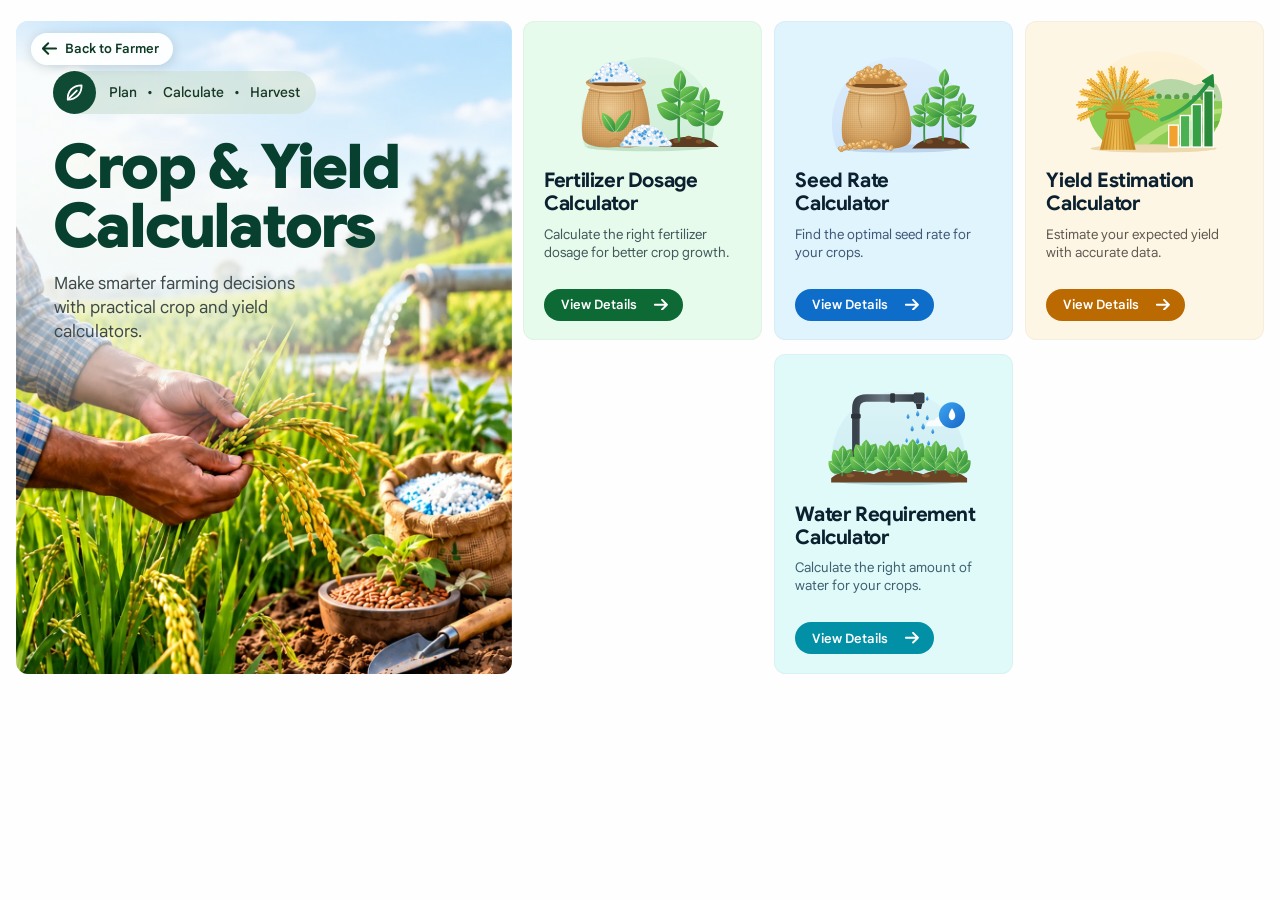
<file: crop-yield-calculators.html>
<!doctype html>
<html lang="en">
  <head>
    <meta charset="UTF-8" />
    <meta name="viewport" content="width=device-width, initial-scale=1.0" />
    <meta
      name="description"
      content="My tools &amp; services serves as a ready reference for all categories of users like farmer, msme, fpo and exporters."
    />
    <link rel="icon" type="image/svg+xml" href="favicon.svg" />
    <title>Crop & Yield Calculators · My Tools</title>
    <link rel="stylesheet" href="assets/css/style.css" />
  </head>
  <body>
    <div id="root" class="app-root">
    <main class="hub">
      <div class="hub__inner">
        <header class="hub-hero hub-hero--haze-soft" style="--subtitle-width: 360">
          <img class="hub-hero__photo" src="assets/images/crop-yield/cy-hero.webp" alt="A farmer's hands holding ripe rice in a green field, with a water pipe, a sack of fertiliser, a bowl of seeds and a trowel" />
          
          <a href="farmer.html" data-page="farmer" class="back-btn" data-back-to="farmer" aria-label="Back to Farmer">
      <svg viewBox="3 5 17 14" fill="none" stroke="currentColor" stroke-width="2.2" stroke-linecap="round" stroke-linejoin="round" aria-hidden="true"><path d="M19 12H4M10 6l-6 6 6 6"></path></svg>
      <span>Back to Farmer</span>
    </a>
          <div class="hub-hero__text">
            <p class="hub-hero__tag">
              <span class="hub-hero__tag-icon"><svg viewBox="0 0 24 24" fill="none" aria-hidden="true">
    <path d="M5 19.5C4.5 11 10 4.5 19.5 4.5 19.8 13.5 13.5 19.5 5 19.5Z" stroke="currentColor" stroke-width="1.9" stroke-linejoin="round"></path>
    <path d="M5.5 19 14.5 10" stroke="currentColor" stroke-width="1.9" stroke-linecap="round"></path>
  </svg></span>
              <span class="hub-hero__tag-words">Plan <i aria-hidden="true">•</i> Calculate <i aria-hidden="true">•</i> Harvest</span>
            </p>
            <div class="hub-hero__heading">
              <h1 class="hub-hero__title">
                Crop & Yield<br />Calculators
              </h1>
              <p class="hub-hero__subtitle">Make smarter farming decisions with practical crop and yield calculators.</p>
            </div>
          </div>
        </header>

        <ul class="hub-grid hub-grid--centered" aria-label="Crop and yield calculators">
          <li class="hcard" style="--accent: #0d6a35; --tint: #e7fbec;">
            <div class="hcard__art">
              <svg viewBox="0 0 220 170" aria-hidden="true"><defs><linearGradient id="fert-leaf" x1="0" y1="0" x2="1" y2="1"><stop offset="0" stop-color="#7fd157"></stop><stop offset="1" stop-color="#2c8c3b"></stop></linearGradient></defs><defs><linearGradient id="fert-disc" x1="0" y1="0" x2="0" y2="1"><stop offset="0" stop-color="#ddf5e4"></stop><stop offset="1" stop-color="#c7ebd2"></stop></linearGradient><clipPath id="fert-cut"><rect x="0" y="0" width="220" height="156"></rect></clipPath></defs><circle cx="110" cy="122" r="97" fill="url(#fert-disc)" clip-path="url(#fert-cut)"></circle><ellipse cx="110" cy="156" rx="89.24000000000001" ry="6" fill="#bfe2c8"></ellipse><g><path d="M126 156C143.6 136 196.4 136 214 156Z" fill="#5f3b20"></path><g fill="#7f5230"><ellipse cx="152.4" cy="147" rx="5" ry="3"></ellipse><ellipse cx="185.8" cy="148" rx="5.5" ry="3"></ellipse><ellipse cx="170" cy="142" rx="4.5" ry="2.6"></ellipse></g></g><g><path d="M156 146C154 114.8 158 91.4 156 68" fill="none" stroke="#3c9440" stroke-width="3.8" stroke-linecap="round"></path><g><g><path d="M157.2 110.9C159.2 90.1 140.7 85.2 123.6 94.1C126.7 113.1 141.8 125 157.2 110.9Z" fill="url(#fert-leaf)"></path><path d="M157.2 110.9L129.6 97.1" stroke="#ffffff" stroke-opacity="0.45" stroke-width="1.4" stroke-linecap="round"></path></g><g><path d="M157.2 110.9C174.6 123.9 189.2 110.1 190.8 90.1C172.2 82.6 153.3 89.6 157.2 110.9Z" fill="url(#fert-leaf)"></path><path d="M157.2 110.9L184.8 93.8" stroke="#ffffff" stroke-opacity="0.45" stroke-width="1.4" stroke-linecap="round"></path></g></g><g><g><path d="M157.5 86.7C159.1 69.6 143.9 65.6 129.9 72.9C132.5 88.5 144.8 98.3 157.5 86.7Z" fill="url(#fert-leaf)"></path><path d="M157.5 86.7L134.9 75.4" stroke="#ffffff" stroke-opacity="0.45" stroke-width="1.4" stroke-linecap="round"></path></g><g><path d="M157.5 86.7C171.8 97.4 183.8 86 185.1 69.6C169.8 63.4 154.3 69.2 157.5 86.7Z" fill="url(#fert-leaf)"></path><path d="M157.5 86.7L180.1 72.7" stroke="#ffffff" stroke-opacity="0.45" stroke-width="1.4" stroke-linecap="round"></path></g></g><g><path d="M156 74C169.7 69.3 168.6 54.1 159 44C147.6 51.9 143.5 66.7 156 74Z" fill="url(#fert-leaf)"></path><path d="M156 74L158.5 49.4" stroke="#ffffff" stroke-opacity="0.45" stroke-width="1.4" stroke-linecap="round"></path></g></g><g><path d="M192 148C190 124 194 106 192 88" fill="none" stroke="#3c9440" stroke-width="3.1" stroke-linecap="round"></path><g><g><path d="M193.2 121C194.8 104 179.7 100 165.8 107.3C168.3 122.8 180.6 132.5 193.2 121Z" fill="url(#fert-leaf)"></path><path d="M193.2 121L170.7 109.8" stroke="#ffffff" stroke-opacity="0.45" stroke-width="1.4" stroke-linecap="round"></path></g><g><path d="M193.2 121C207.4 131.6 219.3 120.3 220.6 104C205.4 97.9 190 103.6 193.2 121Z" fill="url(#fert-leaf)"></path><path d="M193.2 121L215.7 107.1" stroke="#ffffff" stroke-opacity="0.45" stroke-width="1.4" stroke-linecap="round"></path></g></g><g><g><path d="M193.5 102.4C194.9 88.4 182.5 85.1 171 91.1C173 103.9 183.1 111.8 193.5 102.4Z" fill="url(#fert-leaf)"></path><path d="M193.5 102.4L175.1 93.1" stroke="#ffffff" stroke-opacity="0.45" stroke-width="1.4" stroke-linecap="round"></path></g><g><path d="M193.5 102.4C205.1 111.1 215 101.8 216 88.4C203.5 83.4 190.9 88.1 193.5 102.4Z" fill="url(#fert-leaf)"></path><path d="M193.5 102.4L212 90.9" stroke="#ffffff" stroke-opacity="0.45" stroke-width="1.4" stroke-linecap="round"></path></g></g><g><path d="M192 94C203.3 90.1 202.7 77.1 195 68.4C185.5 75.1 181.9 87.6 192 94Z" fill="url(#fert-leaf)"></path><path d="M192 94L194.5 73" stroke="#ffffff" stroke-opacity="0.45" stroke-width="1.4" stroke-linecap="round"></path></g></g><g><defs><radialGradient id="fert-jute" cx="0.4" cy="0.38" r="0.75"><stop offset="0" stop-color="#efcd98"></stop><stop offset="0.6" stop-color="#d6a565"></stop><stop offset="1" stop-color="#b17b40"></stop></radialGradient><pattern id="fert-weave" width="3" height="3" patternUnits="userSpaceOnUse"><path d="M0 1.5h3M1.5 0v3" stroke="#8f6131" stroke-opacity="0.16" stroke-width="0.7"></path></pattern></defs><path d="M27.9 66C21.2 78 11.1 118 16.1 144C19.5 155 40.9 158 66.1 156C89.2 158 110.2 155 112.7 143C116.9 116 106.8 78 100.1 66Z" fill="url(#fert-jute)"></path><path d="M27.9 66C21.2 78 11.1 118 16.1 144C19.5 155 40.9 158 66.1 156C89.2 158 110.2 155 112.7 143C116.9 116 106.8 78 100.1 66Z" fill="url(#fert-weave)"></path><g fill="none" stroke="#9c6a35" stroke-opacity="0.35" stroke-width="1.5" stroke-linecap="round"><path d="M40.9 76Q34.6 102 43 124"></path><path d="M89.2 76Q95.1 104 87.5 128"></path><path d="M55.6 148Q64 140 74.5 149"></path></g><ellipse cx="64" cy="62" rx="43.7" ry="10" fill="#c58f52"></ellipse><ellipse cx="64" cy="62" rx="35.3" ry="6.5" fill="#7a4c22"></ellipse><g><path d="M28 62C42.400000000000006 20.4 85.6 20.4 100 62Z" fill="#eaf3f9"></path><circle cx="28" cy="60" r="2.2" fill="#8fcaf3" stroke="#bcd3e4" stroke-width="0.5"></circle><circle cx="43.2" cy="44.1" r="2.6" fill="#ffffff" stroke="#bcd3e4" stroke-width="0.5"></circle><circle cx="51.7" cy="38.5" r="2.6" fill="#ffffff" stroke="#bcd3e4" stroke-width="0.5"></circle><circle cx="67.1" cy="37" r="2.6" fill="#ffffff" stroke="#bcd3e4" stroke-width="0.5"></circle><circle cx="86.8" cy="51.8" r="2.2" fill="#8fcaf3" stroke="#bcd3e4" stroke-width="0.5"></circle><circle cx="79" cy="40.7" r="2.2" fill="#3b97de" stroke="#bcd3e4" stroke-width="0.5"></circle><circle cx="77.2" cy="43.4" r="2.6" fill="#ffffff" stroke="#bcd3e4" stroke-width="0.5"></circle><circle cx="86.1" cy="53.9" r="2.6" fill="#ffffff" stroke="#bcd3e4" stroke-width="0.5"></circle><circle cx="94.5" cy="53.4" r="2.6" fill="#ffffff" stroke="#bcd3e4" stroke-width="0.5"></circle><circle cx="69.6" cy="33.9" r="2.6" fill="#ffffff" stroke="#bcd3e4" stroke-width="0.5"></circle><circle cx="54.8" cy="44.8" r="2.6" fill="#ffffff" stroke="#bcd3e4" stroke-width="0.5"></circle><circle cx="51.9" cy="50.3" r="2.2" fill="#8fcaf3" stroke="#bcd3e4" stroke-width="0.5"></circle><circle cx="58.8" cy="45.1" r="2.6" fill="#ffffff" stroke="#bcd3e4" stroke-width="0.5"></circle><circle cx="68.1" cy="36.4" r="2.6" fill="#ffffff" stroke="#bcd3e4" stroke-width="0.5"></circle><circle cx="32.2" cy="56.8" r="2.6" fill="#ffffff" stroke="#bcd3e4" stroke-width="0.5"></circle><circle cx="64.6" cy="41.8" r="2.2" fill="#3b97de" stroke="#bcd3e4" stroke-width="0.5"></circle><circle cx="93.4" cy="57.8" r="2.2" fill="#8fcaf3" stroke="#bcd3e4" stroke-width="0.5"></circle><circle cx="52.8" cy="39.4" r="2.6" fill="#ffffff" stroke="#bcd3e4" stroke-width="0.5"></circle><circle cx="65.1" cy="48.6" r="2.2" fill="#8fcaf3" stroke="#bcd3e4" stroke-width="0.5"></circle><circle cx="48.4" cy="46.3" r="2.2" fill="#ffffff" stroke="#bcd3e4" stroke-width="0.5"></circle><circle cx="51.9" cy="41.9" r="2.6" fill="#ffffff" stroke="#bcd3e4" stroke-width="0.5"></circle><circle cx="44.8" cy="40.9" r="2.2" fill="#ffffff" stroke="#bcd3e4" stroke-width="0.5"></circle><circle cx="90.1" cy="49.4" r="2.6" fill="#ffffff" stroke="#bcd3e4" stroke-width="0.5"></circle><circle cx="65.2" cy="40.1" r="2.6" fill="#ffffff" stroke="#bcd3e4" stroke-width="0.5"></circle><circle cx="95.6" cy="56" r="2.6" fill="#ffffff" stroke="#bcd3e4" stroke-width="0.5"></circle><circle cx="46.1" cy="43.9" r="2.2" fill="#8fcaf3" stroke="#bcd3e4" stroke-width="0.5"></circle><circle cx="51.8" cy="44.5" r="2.6" fill="#ffffff" stroke="#bcd3e4" stroke-width="0.5"></circle><circle cx="91.2" cy="56" r="2.6" fill="#ffffff" stroke="#bcd3e4" stroke-width="0.5"></circle><circle cx="33.6" cy="54.9" r="2.2" fill="#3b97de" stroke="#bcd3e4" stroke-width="0.5"></circle><circle cx="33.6" cy="52" r="2.2" fill="#3b97de" stroke="#bcd3e4" stroke-width="0.5"></circle><circle cx="73.5" cy="50.1" r="2.2" fill="#ffffff" stroke="#bcd3e4" stroke-width="0.5"></circle><circle cx="70.7" cy="50" r="2.6" fill="#ffffff" stroke="#bcd3e4" stroke-width="0.5"></circle><circle cx="91.7" cy="49.2" r="2.6" fill="#ffffff" stroke="#bcd3e4" stroke-width="0.5"></circle><circle cx="93.4" cy="51.8" r="2.2" fill="#3b97de" stroke="#bcd3e4" stroke-width="0.5"></circle><circle cx="28.8" cy="59.4" r="2.2" fill="#3b97de" stroke="#bcd3e4" stroke-width="0.5"></circle><circle cx="28.1" cy="59.9" r="2.2" fill="#3b97de" stroke="#bcd3e4" stroke-width="0.5"></circle><circle cx="81.4" cy="45" r="2.6" fill="#ffffff" stroke="#bcd3e4" stroke-width="0.5"></circle><circle cx="45.1" cy="40.9" r="2.2" fill="#3b97de" stroke="#bcd3e4" stroke-width="0.5"></circle><circle cx="54.9" cy="35.2" r="2.2" fill="#3b97de" stroke="#bcd3e4" stroke-width="0.5"></circle><circle cx="63.2" cy="58.5" r="2.6" fill="#ffffff" stroke="#bcd3e4" stroke-width="0.5"></circle><circle cx="73.9" cy="35.1" r="2.2" fill="#3b97de" stroke="#bcd3e4" stroke-width="0.5"></circle><circle cx="92.8" cy="55.6" r="2.6" fill="#ffffff" stroke="#bcd3e4" stroke-width="0.5"></circle><circle cx="68.7" cy="37.3" r="2.2" fill="#3b97de" stroke="#bcd3e4" stroke-width="0.5"></circle><circle cx="44" cy="51.1" r="2.6" fill="#ffffff" stroke="#bcd3e4" stroke-width="0.5"></circle><circle cx="31.8" cy="55.1" r="2.6" fill="#ffffff" stroke="#bcd3e4" stroke-width="0.5"></circle><circle cx="79.4" cy="43.9" r="2.2" fill="#3b97de" stroke="#bcd3e4" stroke-width="0.5"></circle><circle cx="35.9" cy="49.5" r="2.2" fill="#3b97de" stroke="#bcd3e4" stroke-width="0.5"></circle><circle cx="77.5" cy="37.3" r="2.2" fill="#3b97de" stroke="#bcd3e4" stroke-width="0.5"></circle><circle cx="91.6" cy="49.3" r="2.6" fill="#ffffff" stroke="#bcd3e4" stroke-width="0.5"></circle><circle cx="96.7" cy="55.7" r="2.2" fill="#8fcaf3" stroke="#bcd3e4" stroke-width="0.5"></circle><circle cx="45.9" cy="42.2" r="2.6" fill="#ffffff" stroke="#bcd3e4" stroke-width="0.5"></circle><circle cx="56.7" cy="47" r="2.2" fill="#8fcaf3" stroke="#bcd3e4" stroke-width="0.5"></circle><circle cx="91.9" cy="51.6" r="2.2" fill="#8fcaf3" stroke="#bcd3e4" stroke-width="0.5"></circle><circle cx="72.7" cy="37.4" r="2.2" fill="#8fcaf3" stroke="#bcd3e4" stroke-width="0.5"></circle><circle cx="80.2" cy="45.5" r="2.2" fill="#3b97de" stroke="#bcd3e4" stroke-width="0.5"></circle><circle cx="50.4" cy="36.1" r="2.6" fill="#ffffff" stroke="#bcd3e4" stroke-width="0.5"></circle><circle cx="73.5" cy="35.7" r="2.6" fill="#ffffff" stroke="#bcd3e4" stroke-width="0.5"></circle><circle cx="42.4" cy="45.6" r="2.2" fill="#3b97de" stroke="#bcd3e4" stroke-width="0.5"></circle><circle cx="63.8" cy="39.1" r="2.6" fill="#ffffff" stroke="#bcd3e4" stroke-width="0.5"></circle><circle cx="96.1" cy="56" r="2.2" fill="#3b97de" stroke="#bcd3e4" stroke-width="0.5"></circle><circle cx="60.2" cy="48.7" r="2.6" fill="#ffffff" stroke="#bcd3e4" stroke-width="0.5"></circle><circle cx="65.6" cy="39.1" r="2.6" fill="#ffffff" stroke="#bcd3e4" stroke-width="0.5"></circle><circle cx="82.5" cy="47.6" r="2.6" fill="#ffffff" stroke="#bcd3e4" stroke-width="0.5"></circle><circle cx="29.9" cy="58.4" r="2.6" fill="#ffffff" stroke="#bcd3e4" stroke-width="0.5"></circle><circle cx="42.6" cy="44.6" r="2.2" fill="#8fcaf3" stroke="#bcd3e4" stroke-width="0.5"></circle><circle cx="45" cy="43.6" r="2.2" fill="#ffffff" stroke="#bcd3e4" stroke-width="0.5"></circle><circle cx="33.4" cy="53.1" r="2.6" fill="#ffffff" stroke="#bcd3e4" stroke-width="0.5"></circle><circle cx="93.9" cy="51.7" r="2.6" fill="#ffffff" stroke="#bcd3e4" stroke-width="0.5"></circle><circle cx="97" cy="59.3" r="2.6" fill="#ffffff" stroke="#bcd3e4" stroke-width="0.5"></circle><circle cx="71.3" cy="37.1" r="2.6" fill="#ffffff" stroke="#bcd3e4" stroke-width="0.5"></circle><circle cx="30.7" cy="58.5" r="2.2" fill="#3b97de" stroke="#bcd3e4" stroke-width="0.5"></circle><circle cx="35.8" cy="56.9" r="2.2" fill="#3b97de" stroke="#bcd3e4" stroke-width="0.5"></circle><circle cx="71.6" cy="34" r="2.2" fill="#3b97de" stroke="#bcd3e4" stroke-width="0.5"></circle><circle cx="37.6" cy="54.2" r="2.6" fill="#ffffff" stroke="#bcd3e4" stroke-width="0.5"></circle><circle cx="45.5" cy="46.1" r="2.6" fill="#ffffff" stroke="#bcd3e4" stroke-width="0.5"></circle><circle cx="58.4" cy="37.6" r="2.6" fill="#ffffff" stroke="#bcd3e4" stroke-width="0.5"></circle><circle cx="56.6" cy="42.7" r="2.2" fill="#3b97de" stroke="#bcd3e4" stroke-width="0.5"></circle><circle cx="44.6" cy="42.2" r="2.6" fill="#ffffff" stroke="#bcd3e4" stroke-width="0.5"></circle><circle cx="39" cy="46.1" r="2.6" fill="#ffffff" stroke="#bcd3e4" stroke-width="0.5"></circle><circle cx="36.8" cy="54.5" r="2.6" fill="#ffffff" stroke="#bcd3e4" stroke-width="0.5"></circle><circle cx="40.3" cy="55.6" r="2.2" fill="#3b97de" stroke="#bcd3e4" stroke-width="0.5"></circle><circle cx="74.6" cy="40.9" r="2.2" fill="#ffffff" stroke="#bcd3e4" stroke-width="0.5"></circle><circle cx="99.6" cy="59.8" r="2.2" fill="#8fcaf3" stroke="#bcd3e4" stroke-width="0.5"></circle><circle cx="50.6" cy="58.4" r="2.2" fill="#3b97de" stroke="#bcd3e4" stroke-width="0.5"></circle><circle cx="57.8" cy="51.8" r="2.2" fill="#3b97de" stroke="#bcd3e4" stroke-width="0.5"></circle><circle cx="94.5" cy="53.1" r="2.6" fill="#ffffff" stroke="#bcd3e4" stroke-width="0.5"></circle><circle cx="59.5" cy="34.5" r="2.6" fill="#ffffff" stroke="#bcd3e4" stroke-width="0.5"></circle><circle cx="85.7" cy="45.5" r="2.6" fill="#ffffff" stroke="#bcd3e4" stroke-width="0.5"></circle><circle cx="53.1" cy="43.8" r="2.2" fill="#ffffff" stroke="#bcd3e4" stroke-width="0.5"></circle><circle cx="63.6" cy="38.9" r="2.6" fill="#ffffff" stroke="#bcd3e4" stroke-width="0.5"></circle><circle cx="75.9" cy="40.2" r="2.6" fill="#ffffff" stroke="#bcd3e4" stroke-width="0.5"></circle><circle cx="91.7" cy="49.5" r="2.6" fill="#ffffff" stroke="#bcd3e4" stroke-width="0.5"></circle><circle cx="59.5" cy="40.8" r="2.6" fill="#ffffff" stroke="#bcd3e4" stroke-width="0.5"></circle><circle cx="98.2" cy="58.4" r="2.2" fill="#3b97de" stroke="#bcd3e4" stroke-width="0.5"></circle><circle cx="52.7" cy="36.3" r="2.6" fill="#ffffff" stroke="#bcd3e4" stroke-width="0.5"></circle></g><path d="M20.3 62C20.3 78 107.7 78 107.7 62C100.1 69 27.9 69 20.3 62Z" fill="#deb176"></path><path d="M22 68C43 77 85 77 106 68" fill="none" stroke="#fff0d2" stroke-opacity="0.55" stroke-width="1.6"></path><path d="M23.7 72C45.1 80 82.9 80 104.3 72" fill="none" stroke="#a06c35" stroke-opacity="0.55" stroke-width="1.3"></path></g><g><path d="M62 134C67.7 122.5 56.8 109.6 44 106C42 119.2 49.1 134.3 62 134Z" fill="url(#fert-leaf)"></path><path d="M62 134L47.2 111" stroke="#ffffff" stroke-opacity="0.45" stroke-width="1.4" stroke-linecap="round"></path></g><g><path d="M64 134C78.3 134.4 87.3 117 86 102C71.5 106.2 58.5 120.8 64 134Z" fill="url(#fert-leaf)"></path><path d="M64 134L82 107.8" stroke="#ffffff" stroke-opacity="0.45" stroke-width="1.4" stroke-linecap="round"></path></g><g><path d="M72 155C86.4 113.4 129.6 113.4 144 155Z" fill="#eaf3f9"></path><circle cx="72" cy="153" r="2.2" fill="#8fcaf3" stroke="#bcd3e4" stroke-width="0.5"></circle><circle cx="111.5" cy="139" r="2.2" fill="#3b97de" stroke="#bcd3e4" stroke-width="0.5"></circle><circle cx="77.9" cy="146.4" r="2.6" fill="#ffffff" stroke="#bcd3e4" stroke-width="0.5"></circle><circle cx="107.9" cy="127.6" r="2.6" fill="#ffffff" stroke="#bcd3e4" stroke-width="0.5"></circle><circle cx="80.1" cy="143.1" r="2.2" fill="#3b97de" stroke="#bcd3e4" stroke-width="0.5"></circle><circle cx="85.2" cy="141.9" r="2.2" fill="#3b97de" stroke="#bcd3e4" stroke-width="0.5"></circle><circle cx="130.9" cy="140.8" r="2.6" fill="#ffffff" stroke="#bcd3e4" stroke-width="0.5"></circle><circle cx="129.3" cy="139.5" r="2.2" fill="#8fcaf3" stroke="#bcd3e4" stroke-width="0.5"></circle><circle cx="105.3" cy="143.4" r="2.2" fill="#3b97de" stroke="#bcd3e4" stroke-width="0.5"></circle><circle cx="74.9" cy="149.7" r="2.2" fill="#3b97de" stroke="#bcd3e4" stroke-width="0.5"></circle><circle cx="139.5" cy="148.2" r="2.2" fill="#3b97de" stroke="#bcd3e4" stroke-width="0.5"></circle><circle cx="78.6" cy="144" r="2.6" fill="#ffffff" stroke="#bcd3e4" stroke-width="0.5"></circle><circle cx="111.6" cy="135.5" r="2.6" fill="#ffffff" stroke="#bcd3e4" stroke-width="0.5"></circle><circle cx="101" cy="130.8" r="2.6" fill="#ffffff" stroke="#bcd3e4" stroke-width="0.5"></circle><circle cx="116.7" cy="137.9" r="2.6" fill="#ffffff" stroke="#bcd3e4" stroke-width="0.5"></circle><circle cx="120.4" cy="135.1" r="2.2" fill="#8fcaf3" stroke="#bcd3e4" stroke-width="0.5"></circle><circle cx="91.6" cy="148.7" r="2.6" fill="#ffffff" stroke="#bcd3e4" stroke-width="0.5"></circle><circle cx="143.1" cy="152.1" r="2.2" fill="#8fcaf3" stroke="#bcd3e4" stroke-width="0.5"></circle><circle cx="90.9" cy="133.2" r="2.2" fill="#3b97de" stroke="#bcd3e4" stroke-width="0.5"></circle><circle cx="118.5" cy="128.5" r="2.2" fill="#8fcaf3" stroke="#bcd3e4" stroke-width="0.5"></circle><circle cx="130.1" cy="139.4" r="2.6" fill="#ffffff" stroke="#bcd3e4" stroke-width="0.5"></circle><circle cx="96.3" cy="132.1" r="2.2" fill="#8fcaf3" stroke="#bcd3e4" stroke-width="0.5"></circle><circle cx="80.7" cy="149.5" r="2.6" fill="#ffffff" stroke="#bcd3e4" stroke-width="0.5"></circle><circle cx="122.1" cy="136" r="2.6" fill="#ffffff" stroke="#bcd3e4" stroke-width="0.5"></circle><circle cx="98.8" cy="149.5" r="2.2" fill="#3b97de" stroke="#bcd3e4" stroke-width="0.5"></circle><circle cx="121.1" cy="133.5" r="2.2" fill="#3b97de" stroke="#bcd3e4" stroke-width="0.5"></circle><circle cx="109.1" cy="129.3" r="2.2" fill="#3b97de" stroke="#bcd3e4" stroke-width="0.5"></circle><circle cx="135.6" cy="146" r="2.6" fill="#ffffff" stroke="#bcd3e4" stroke-width="0.5"></circle><circle cx="141.8" cy="150.7" r="2.6" fill="#ffffff" stroke="#bcd3e4" stroke-width="0.5"></circle><circle cx="121.3" cy="129" r="2.2" fill="#ffffff" stroke="#bcd3e4" stroke-width="0.5"></circle><circle cx="98.2" cy="147.5" r="2.2" fill="#3b97de" stroke="#bcd3e4" stroke-width="0.5"></circle><circle cx="130" cy="139.4" r="2.2" fill="#ffffff" stroke="#bcd3e4" stroke-width="0.5"></circle><circle cx="106.4" cy="136.4" r="2.2" fill="#3b97de" stroke="#bcd3e4" stroke-width="0.5"></circle><circle cx="111.9" cy="136.4" r="2.6" fill="#ffffff" stroke="#bcd3e4" stroke-width="0.5"></circle><circle cx="115.6" cy="144.5" r="2.6" fill="#ffffff" stroke="#bcd3e4" stroke-width="0.5"></circle><circle cx="82.7" cy="143.5" r="2.6" fill="#ffffff" stroke="#bcd3e4" stroke-width="0.5"></circle><circle cx="93" cy="137.2" r="2.6" fill="#ffffff" stroke="#bcd3e4" stroke-width="0.5"></circle><circle cx="87.2" cy="136.8" r="2.2" fill="#ffffff" stroke="#bcd3e4" stroke-width="0.5"></circle><circle cx="98.8" cy="137.2" r="2.6" fill="#ffffff" stroke="#bcd3e4" stroke-width="0.5"></circle><circle cx="136.3" cy="145.9" r="2.6" fill="#ffffff" stroke="#bcd3e4" stroke-width="0.5"></circle><circle cx="78.7" cy="147.7" r="2.2" fill="#3b97de" stroke="#bcd3e4" stroke-width="0.5"></circle><circle cx="110.1" cy="131.1" r="2.2" fill="#8fcaf3" stroke="#bcd3e4" stroke-width="0.5"></circle><circle cx="113.2" cy="133.3" r="2.2" fill="#3b97de" stroke="#bcd3e4" stroke-width="0.5"></circle><circle cx="93.8" cy="138" r="2.6" fill="#ffffff" stroke="#bcd3e4" stroke-width="0.5"></circle><circle cx="105" cy="130.2" r="2.6" fill="#ffffff" stroke="#bcd3e4" stroke-width="0.5"></circle><circle cx="138.1" cy="147.1" r="2.2" fill="#8fcaf3" stroke="#bcd3e4" stroke-width="0.5"></circle><circle cx="108.4" cy="134.3" r="2.6" fill="#ffffff" stroke="#bcd3e4" stroke-width="0.5"></circle><circle cx="142.2" cy="150.5" r="2.2" fill="#8fcaf3" stroke="#bcd3e4" stroke-width="0.5"></circle><circle cx="116.4" cy="136.2" r="2.2" fill="#3b97de" stroke="#bcd3e4" stroke-width="0.5"></circle><circle cx="143.5" cy="152.3" r="2.2" fill="#3b97de" stroke="#bcd3e4" stroke-width="0.5"></circle><circle cx="120.4" cy="145" r="2.6" fill="#ffffff" stroke="#bcd3e4" stroke-width="0.5"></circle><circle cx="114.8" cy="137.2" r="2.2" fill="#ffffff" stroke="#bcd3e4" stroke-width="0.5"></circle><circle cx="137.8" cy="144.3" r="2.2" fill="#8fcaf3" stroke="#bcd3e4" stroke-width="0.5"></circle><circle cx="105.9" cy="129.6" r="2.6" fill="#ffffff" stroke="#bcd3e4" stroke-width="0.5"></circle><circle cx="140.7" cy="149" r="2.6" fill="#ffffff" stroke="#bcd3e4" stroke-width="0.5"></circle><circle cx="125.2" cy="133.5" r="2.2" fill="#3b97de" stroke="#bcd3e4" stroke-width="0.5"></circle><circle cx="129" cy="140.8" r="2.2" fill="#3b97de" stroke="#bcd3e4" stroke-width="0.5"></circle><circle cx="98.6" cy="144" r="2.6" fill="#ffffff" stroke="#bcd3e4" stroke-width="0.5"></circle><circle cx="117.7" cy="136.5" r="2.6" fill="#ffffff" stroke="#bcd3e4" stroke-width="0.5"></circle><circle cx="79.7" cy="151.8" r="2.2" fill="#ffffff" stroke="#bcd3e4" stroke-width="0.5"></circle><circle cx="74.8" cy="150.3" r="2.6" fill="#ffffff" stroke="#bcd3e4" stroke-width="0.5"></circle><circle cx="102.9" cy="125.7" r="2.6" fill="#ffffff" stroke="#bcd3e4" stroke-width="0.5"></circle><circle cx="117.4" cy="128.2" r="2.6" fill="#ffffff" stroke="#bcd3e4" stroke-width="0.5"></circle><circle cx="129.6" cy="136.6" r="2.6" fill="#ffffff" stroke="#bcd3e4" stroke-width="0.5"></circle><circle cx="130.3" cy="137.5" r="2.2" fill="#8fcaf3" stroke="#bcd3e4" stroke-width="0.5"></circle><circle cx="117.5" cy="128.5" r="2.6" fill="#ffffff" stroke="#bcd3e4" stroke-width="0.5"></circle><circle cx="79.5" cy="142.7" r="2.6" fill="#ffffff" stroke="#bcd3e4" stroke-width="0.5"></circle><circle cx="82.9" cy="141" r="2.6" fill="#ffffff" stroke="#bcd3e4" stroke-width="0.5"></circle><circle cx="113.7" cy="130.9" r="2.2" fill="#8fcaf3" stroke="#bcd3e4" stroke-width="0.5"></circle><circle cx="131.9" cy="143.4" r="2.6" fill="#ffffff" stroke="#bcd3e4" stroke-width="0.5"></circle><circle cx="91" cy="144.3" r="2.2" fill="#3b97de" stroke="#bcd3e4" stroke-width="0.5"></circle><circle cx="128.5" cy="134.1" r="2.2" fill="#ffffff" stroke="#bcd3e4" stroke-width="0.5"></circle><circle cx="102" cy="139.4" r="2.2" fill="#3b97de" stroke="#bcd3e4" stroke-width="0.5"></circle><circle cx="103.6" cy="136" r="2.2" fill="#3b97de" stroke="#bcd3e4" stroke-width="0.5"></circle><circle cx="119.3" cy="135.1" r="2.2" fill="#8fcaf3" stroke="#bcd3e4" stroke-width="0.5"></circle><circle cx="89.7" cy="140.6" r="2.6" fill="#ffffff" stroke="#bcd3e4" stroke-width="0.5"></circle><circle cx="114.5" cy="145.2" r="2.6" fill="#ffffff" stroke="#bcd3e4" stroke-width="0.5"></circle><circle cx="105.9" cy="133.1" r="2.2" fill="#3b97de" stroke="#bcd3e4" stroke-width="0.5"></circle><circle cx="97.8" cy="130.6" r="2.6" fill="#ffffff" stroke="#bcd3e4" stroke-width="0.5"></circle><circle cx="90.6" cy="142" r="2.6" fill="#ffffff" stroke="#bcd3e4" stroke-width="0.5"></circle><circle cx="91.8" cy="145.5" r="2.6" fill="#ffffff" stroke="#bcd3e4" stroke-width="0.5"></circle><circle cx="111.8" cy="135.5" r="2.6" fill="#ffffff" stroke="#bcd3e4" stroke-width="0.5"></circle><circle cx="142.5" cy="151.4" r="2.6" fill="#ffffff" stroke="#bcd3e4" stroke-width="0.5"></circle><circle cx="84.7" cy="151.1" r="2.2" fill="#3b97de" stroke="#bcd3e4" stroke-width="0.5"></circle><circle cx="128.7" cy="137" r="2.2" fill="#8fcaf3" stroke="#bcd3e4" stroke-width="0.5"></circle><circle cx="115.8" cy="130.7" r="2.6" fill="#ffffff" stroke="#bcd3e4" stroke-width="0.5"></circle><circle cx="123.9" cy="142" r="2.2" fill="#8fcaf3" stroke="#bcd3e4" stroke-width="0.5"></circle><circle cx="76.3" cy="150.3" r="2.6" fill="#ffffff" stroke="#bcd3e4" stroke-width="0.5"></circle><circle cx="113.2" cy="134" r="2.6" fill="#ffffff" stroke="#bcd3e4" stroke-width="0.5"></circle><circle cx="137.6" cy="144.6" r="2.6" fill="#ffffff" stroke="#bcd3e4" stroke-width="0.5"></circle><circle cx="136.8" cy="144" r="2.6" fill="#ffffff" stroke="#bcd3e4" stroke-width="0.5"></circle><circle cx="85.8" cy="136.3" r="2.6" fill="#ffffff" stroke="#bcd3e4" stroke-width="0.5"></circle><circle cx="134.5" cy="150.8" r="2.6" fill="#ffffff" stroke="#bcd3e4" stroke-width="0.5"></circle><circle cx="107.3" cy="134" r="2.2" fill="#3b97de" stroke="#bcd3e4" stroke-width="0.5"></circle><circle cx="101.7" cy="131.7" r="2.6" fill="#ffffff" stroke="#bcd3e4" stroke-width="0.5"></circle><circle cx="133.5" cy="147.8" r="2.2" fill="#3b97de" stroke="#bcd3e4" stroke-width="0.5"></circle><circle cx="131.3" cy="148.7" r="2.2" fill="#3b97de" stroke="#bcd3e4" stroke-width="0.5"></circle><circle cx="117.2" cy="130.8" r="2.6" fill="#ffffff" stroke="#bcd3e4" stroke-width="0.5"></circle><circle cx="98.8" cy="137.8" r="2.2" fill="#3b97de" stroke="#bcd3e4" stroke-width="0.5"></circle><circle cx="115.1" cy="150.6" r="2.2" fill="#3b97de" stroke="#bcd3e4" stroke-width="0.5"></circle><circle cx="73" cy="152.2" r="2.2" fill="#8fcaf3" stroke="#bcd3e4" stroke-width="0.5"></circle><circle cx="113" cy="138" r="2.6" fill="#ffffff" stroke="#bcd3e4" stroke-width="0.5"></circle><circle cx="87.9" cy="141.9" r="2.2" fill="#3b97de" stroke="#bcd3e4" stroke-width="0.5"></circle><circle cx="122.5" cy="135.8" r="2.2" fill="#3b97de" stroke="#bcd3e4" stroke-width="0.5"></circle><circle cx="125.3" cy="137.4" r="2.6" fill="#ffffff" stroke="#bcd3e4" stroke-width="0.5"></circle><circle cx="84.2" cy="144.5" r="2.6" fill="#ffffff" stroke="#bcd3e4" stroke-width="0.5"></circle><circle cx="83.7" cy="139.5" r="2.6" fill="#ffffff" stroke="#bcd3e4" stroke-width="0.5"></circle><circle cx="130.1" cy="135.6" r="2.2" fill="#3b97de" stroke="#bcd3e4" stroke-width="0.5"></circle><circle cx="80.1" cy="148.6" r="2.2" fill="#3b97de" stroke="#bcd3e4" stroke-width="0.5"></circle><circle cx="109.9" cy="126.3" r="2.6" fill="#ffffff" stroke="#bcd3e4" stroke-width="0.5"></circle></g></svg>
            </div>
            <h2 class="hcard__title">
              <span>Fertilizer Dosage</span> <span>Calculator</span>
            </h2>
            <p class="hcard__text">Calculate the right fertilizer dosage for better crop growth.</p>
            <a href="https://mahadhan.co.in/npk-fertilizer-dose-calculator/" target="_blank" rel="noopener noreferrer" class="hcard__btn" aria-label="View details: Fertilizer Dosage Calculator (opens in a new tab)">
          View Details
          <svg viewBox="3 5 17 14" fill="none" stroke="currentColor" stroke-width="2.4" stroke-linecap="round" stroke-linejoin="round" aria-hidden="true"><path d="M4 12h15M13 6l6 6-6 6"></path></svg>
        </a>
          </li>
          <li class="hcard" style="--accent: #0f6dca; --tint: #e0f4fe;">
            <div class="hcard__art">
              <svg viewBox="0 0 220 170" aria-hidden="true"><defs><linearGradient id="seed-leaf" x1="0" y1="0" x2="1" y2="1"><stop offset="0" stop-color="#7fd157"></stop><stop offset="1" stop-color="#2c8c3b"></stop></linearGradient><linearGradient id="seed-bean" x1="0" y1="0" x2="1" y2="1"><stop offset="0" stop-color="#f5cd88"></stop><stop offset="1" stop-color="#d4974a"></stop></linearGradient></defs><defs><linearGradient id="seed-disc" x1="0" y1="0" x2="0" y2="1"><stop offset="0" stop-color="#ddeefd"></stop><stop offset="1" stop-color="#c8e1f8"></stop></linearGradient><clipPath id="seed-cut"><rect x="0" y="0" width="220" height="158"></rect></clipPath></defs><circle cx="110" cy="122" r="97" fill="url(#seed-disc)" clip-path="url(#seed-cut)"></circle><ellipse cx="110" cy="158" rx="89.24000000000001" ry="6" fill="#bcd5ec"></ellipse><g><path d="M130 158C146.8 136 197.2 136 214 158Z" fill="#5f3b20"></path><g fill="#7f5230"><ellipse cx="155.2" cy="148.1" rx="5" ry="3"></ellipse><ellipse cx="187.1" cy="149.2" rx="5.5" ry="3"></ellipse><ellipse cx="172" cy="142.6" rx="4.5" ry="2.6"></ellipse></g></g><g><path d="M148 148C146 125.6 150 108.8 148 92" fill="none" stroke="#3c9440" stroke-width="2.6" stroke-linecap="round"></path><g><g><path d="M149.2 122.8C150.5 108.9 138.2 105.7 126.8 111.6C128.9 124.3 138.9 132.2 149.2 122.8Z" fill="url(#seed-leaf)"></path><path d="M149.2 122.8L130.8 113.6" stroke="#ffffff" stroke-opacity="0.45" stroke-width="1.4" stroke-linecap="round"></path></g><g><path d="M149.2 122.8C160.7 131.4 170.5 122.2 171.6 108.9C159.2 104 146.6 108.6 149.2 122.8Z" fill="url(#seed-leaf)"></path><path d="M149.2 122.8L167.6 111.4" stroke="#ffffff" stroke-opacity="0.45" stroke-width="1.4" stroke-linecap="round"></path></g></g><g><g><path d="M149.5 105.4C150.6 94 140.4 91.3 131.1 96.2C132.8 106.6 141 113.1 149.5 105.4Z" fill="url(#seed-leaf)"></path><path d="M149.5 105.4L134.4 97.9" stroke="#ffffff" stroke-opacity="0.45" stroke-width="1.4" stroke-linecap="round"></path></g><g><path d="M149.5 105.4C159 112.5 167 104.9 167.9 94C157.7 89.9 147.4 93.8 149.5 105.4Z" fill="url(#seed-leaf)"></path><path d="M149.5 105.4L164.6 96.1" stroke="#ffffff" stroke-opacity="0.45" stroke-width="1.4" stroke-linecap="round"></path></g></g><g><path d="M148 98C157.3 94.8 157.1 83.6 151 76C143.1 81.6 139.9 92.4 148 98Z" fill="url(#seed-leaf)"></path><path d="M148 98L150.5 80" stroke="#ffffff" stroke-opacity="0.45" stroke-width="1.4" stroke-linecap="round"></path></g></g><g><path d="M175 146C173 112.4 177 87.2 175 62" fill="none" stroke="#3c9440" stroke-width="3.2" stroke-linecap="round"></path><g><g><path d="M176.2 108.2C177.8 90.9 162.4 86.8 148.2 94.2C150.8 110 163.4 119.9 176.2 108.2Z" fill="url(#seed-leaf)"></path><path d="M176.2 108.2L153.2 96.7" stroke="#ffffff" stroke-opacity="0.45" stroke-width="1.4" stroke-linecap="round"></path></g><g><path d="M176.2 108.2C190.7 119 202.9 107.4 204.2 90.8C188.7 84.6 172.9 90.5 176.2 108.2Z" fill="url(#seed-leaf)"></path><path d="M176.2 108.2L199.2 93.9" stroke="#ffffff" stroke-opacity="0.45" stroke-width="1.4" stroke-linecap="round"></path></g></g><g><g><path d="M176.5 82.2C177.8 68 165.2 64.6 153.5 70.7C155.6 83.7 166 91.8 176.5 82.2Z" fill="url(#seed-leaf)"></path><path d="M176.5 82.2L157.6 72.8" stroke="#ffffff" stroke-opacity="0.45" stroke-width="1.4" stroke-linecap="round"></path></g><g><path d="M176.5 82.2C188.4 91.1 198.4 81.6 199.5 67.9C186.8 62.8 173.8 67.6 176.5 82.2Z" fill="url(#seed-leaf)"></path><path d="M176.5 82.2L195.4 70.5" stroke="#ffffff" stroke-opacity="0.45" stroke-width="1.4" stroke-linecap="round"></path></g></g><g><path d="M175 68C186.5 64.1 185.8 50.8 178 42C168.4 48.8 164.7 61.5 175 68Z" fill="url(#seed-leaf)"></path><path d="M175 68L177.5 46.7" stroke="#ffffff" stroke-opacity="0.45" stroke-width="1.4" stroke-linecap="round"></path></g></g><g><path d="M201 150C199 126.8 203 109.4 201 92" fill="none" stroke="#3c9440" stroke-width="2.5" stroke-linecap="round"></path><g><g><path d="M202.2 123.9C203.5 110.4 191.5 107.2 180.4 113C182.4 125.4 192.2 133.1 202.2 123.9Z" fill="url(#seed-leaf)"></path><path d="M202.2 123.9L184.3 115" stroke="#ffffff" stroke-opacity="0.45" stroke-width="1.4" stroke-linecap="round"></path></g><g><path d="M202.2 123.9C213.5 132.3 223 123.4 224 110.4C211.9 105.5 199.7 110.1 202.2 123.9Z" fill="url(#seed-leaf)"></path><path d="M202.2 123.9L220.1 112.8" stroke="#ffffff" stroke-opacity="0.45" stroke-width="1.4" stroke-linecap="round"></path></g></g><g><g><path d="M202.5 105.9C203.6 94.8 193.7 92.2 184.6 96.9C186.2 107 194.2 113.4 202.5 105.9Z" fill="url(#seed-leaf)"></path><path d="M202.5 105.9L187.8 98.5" stroke="#ffffff" stroke-opacity="0.45" stroke-width="1.4" stroke-linecap="round"></path></g><g><path d="M202.5 105.9C211.8 112.9 219.6 105.5 220.4 94.8C210.5 90.8 200.4 94.5 202.5 105.9Z" fill="url(#seed-leaf)"></path><path d="M202.5 105.9L217.2 96.8" stroke="#ffffff" stroke-opacity="0.45" stroke-width="1.4" stroke-linecap="round"></path></g></g><g><path d="M201 98C210.1 94.9 209.9 83.8 204 76.4C196.3 81.9 193.1 92.5 201 98Z" fill="url(#seed-leaf)"></path><path d="M201 98L203.5 80.3" stroke="#ffffff" stroke-opacity="0.45" stroke-width="1.4" stroke-linecap="round"></path></g></g><g><defs><radialGradient id="seed-jute" cx="0.4" cy="0.38" r="0.75"><stop offset="0" stop-color="#efcd98"></stop><stop offset="0.6" stop-color="#d6a565"></stop><stop offset="1" stop-color="#b17b40"></stop></radialGradient><pattern id="seed-weave" width="3" height="3" patternUnits="userSpaceOnUse"><path d="M0 1.5h3M1.5 0v3" stroke="#8f6131" stroke-opacity="0.16" stroke-width="0.7"></path></pattern></defs><path d="M41 69C34.1 81 23.8 120 29 146C32.4 157 54.4 160 80.2 158C103.8 160 125.3 157 127.9 145C132.2 118 121.9 81 115 69Z" fill="url(#seed-jute)"></path><path d="M41 69C34.1 81 23.8 120 29 146C32.4 157 54.4 160 80.2 158C103.8 160 125.3 157 127.9 145C132.2 118 121.9 81 115 69Z" fill="url(#seed-weave)"></path><g fill="none" stroke="#9c6a35" stroke-opacity="0.35" stroke-width="1.5" stroke-linecap="round"><path d="M54.4 79Q47.9 105 56.5 127"></path><path d="M103.8 79Q109.8 107 102.1 131"></path><path d="M69.4 150Q78 142 88.8 151"></path></g><ellipse cx="78" cy="65" rx="44.7" ry="10" fill="#c58f52"></ellipse><ellipse cx="78" cy="65" rx="36.1" ry="6.5" fill="#7a4c22"></ellipse><path d="M41 64C48 34 108 34 115 64Z" fill="#c78d45"></path><g transform="rotate(-30.1 41 62)"><ellipse cx="41" cy="62" rx="4.4" ry="3.1" fill="url(#seed-bean)" stroke="#b9792f" stroke-width="0.5"></ellipse><ellipse cx="39.8" cy="61" rx="1.5" ry="0.8" fill="#fff3d6" opacity="0.7"></ellipse></g><g transform="rotate(-14.6 44.3 58.2)"><ellipse cx="44.3" cy="58.2" rx="4.4" ry="3.1" fill="url(#seed-bean)" stroke="#b9792f" stroke-width="0.5"></ellipse><ellipse cx="43.099999999999994" cy="57.2" rx="1.5" ry="0.8" fill="#fff3d6" opacity="0.7"></ellipse></g><g transform="rotate(-4.4 79.3 45.6)"><ellipse cx="79.3" cy="45.6" rx="4.4" ry="3.1" fill="url(#seed-bean)" stroke="#b9792f" stroke-width="0.5"></ellipse><ellipse cx="78.1" cy="44.6" rx="1.5" ry="0.8" fill="#fff3d6" opacity="0.7"></ellipse></g><g transform="rotate(34.2 61.8 52.9)"><ellipse cx="61.8" cy="52.9" rx="4.4" ry="3.1" fill="url(#seed-bean)" stroke="#b9792f" stroke-width="0.5"></ellipse><ellipse cx="60.599999999999994" cy="51.9" rx="1.5" ry="0.8" fill="#fff3d6" opacity="0.7"></ellipse></g><g transform="rotate(14.1 51.4 54.8)"><ellipse cx="51.4" cy="54.8" rx="4.4" ry="3.1" fill="url(#seed-bean)" stroke="#b9792f" stroke-width="0.5"></ellipse><ellipse cx="50.199999999999996" cy="53.8" rx="1.5" ry="0.8" fill="#fff3d6" opacity="0.7"></ellipse></g><g transform="rotate(-66.5 102.2 53.5)"><ellipse cx="102.2" cy="53.5" rx="4.4" ry="3.1" fill="url(#seed-bean)" stroke="#b9792f" stroke-width="0.5"></ellipse><ellipse cx="101" cy="52.5" rx="1.5" ry="0.8" fill="#fff3d6" opacity="0.7"></ellipse></g><g transform="rotate(14.8 57.1 48)"><ellipse cx="57.1" cy="48" rx="4.4" ry="3.1" fill="url(#seed-bean)" stroke="#b9792f" stroke-width="0.5"></ellipse><ellipse cx="55.9" cy="47" rx="1.5" ry="0.8" fill="#fff3d6" opacity="0.7"></ellipse></g><g transform="rotate(-42.4 82 45.6)"><ellipse cx="82" cy="45.6" rx="4.4" ry="3.1" fill="url(#seed-bean)" stroke="#b9792f" stroke-width="0.5"></ellipse><ellipse cx="80.8" cy="44.6" rx="1.5" ry="0.8" fill="#fff3d6" opacity="0.7"></ellipse></g><g transform="rotate(-78.1 63.8 43.7)"><ellipse cx="63.8" cy="43.7" rx="4.4" ry="3.1" fill="url(#seed-bean)" stroke="#b9792f" stroke-width="0.5"></ellipse><ellipse cx="62.599999999999994" cy="42.7" rx="1.5" ry="0.8" fill="#fff3d6" opacity="0.7"></ellipse></g><g transform="rotate(34.1 55.3 50.6)"><ellipse cx="55.3" cy="50.6" rx="4.4" ry="3.1" fill="url(#seed-bean)" stroke="#b9792f" stroke-width="0.5"></ellipse><ellipse cx="54.099999999999994" cy="49.6" rx="1.5" ry="0.8" fill="#fff3d6" opacity="0.7"></ellipse></g><g transform="rotate(61.9 42 61.2)"><ellipse cx="42" cy="61.2" rx="4.4" ry="3.1" fill="url(#seed-bean)" stroke="#b9792f" stroke-width="0.5"></ellipse><ellipse cx="40.8" cy="60.2" rx="1.5" ry="0.8" fill="#fff3d6" opacity="0.7"></ellipse></g><g transform="rotate(17.7 79.6 54.5)"><ellipse cx="79.6" cy="54.5" rx="4.4" ry="3.1" fill="url(#seed-bean)" stroke="#b9792f" stroke-width="0.5"></ellipse><ellipse cx="78.39999999999999" cy="53.5" rx="1.5" ry="0.8" fill="#fff3d6" opacity="0.7"></ellipse></g><g transform="rotate(64.2 112 59.9)"><ellipse cx="112" cy="59.9" rx="4.4" ry="3.1" fill="url(#seed-bean)" stroke="#b9792f" stroke-width="0.5"></ellipse><ellipse cx="110.8" cy="58.9" rx="1.5" ry="0.8" fill="#fff3d6" opacity="0.7"></ellipse></g><g transform="rotate(49.3 42.4 60.5)"><ellipse cx="42.4" cy="60.5" rx="4.4" ry="3.1" fill="url(#seed-bean)" stroke="#b9792f" stroke-width="0.5"></ellipse><ellipse cx="41.199999999999996" cy="59.5" rx="1.5" ry="0.8" fill="#fff3d6" opacity="0.7"></ellipse></g><g transform="rotate(-53.3 111.2 59.5)"><ellipse cx="111.2" cy="59.5" rx="4.4" ry="3.1" fill="url(#seed-bean)" stroke="#b9792f" stroke-width="0.5"></ellipse><ellipse cx="110" cy="58.5" rx="1.5" ry="0.8" fill="#fff3d6" opacity="0.7"></ellipse></g><g transform="rotate(37.1 100.2 47)"><ellipse cx="100.2" cy="47" rx="4.4" ry="3.1" fill="url(#seed-bean)" stroke="#b9792f" stroke-width="0.5"></ellipse><ellipse cx="99" cy="46" rx="1.5" ry="0.8" fill="#fff3d6" opacity="0.7"></ellipse></g><g transform="rotate(-11 115 62)"><ellipse cx="115" cy="62" rx="4.4" ry="3.1" fill="url(#seed-bean)" stroke="#b9792f" stroke-width="0.5"></ellipse><ellipse cx="113.8" cy="61" rx="1.5" ry="0.8" fill="#fff3d6" opacity="0.7"></ellipse></g><g transform="rotate(-76.2 59.9 47.7)"><ellipse cx="59.9" cy="47.7" rx="4.4" ry="3.1" fill="url(#seed-bean)" stroke="#b9792f" stroke-width="0.5"></ellipse><ellipse cx="58.699999999999996" cy="46.7" rx="1.5" ry="0.8" fill="#fff3d6" opacity="0.7"></ellipse></g><g transform="rotate(-23.7 111.4 58)"><ellipse cx="111.4" cy="58" rx="4.4" ry="3.1" fill="url(#seed-bean)" stroke="#b9792f" stroke-width="0.5"></ellipse><ellipse cx="110.2" cy="57" rx="1.5" ry="0.8" fill="#fff3d6" opacity="0.7"></ellipse></g><g transform="rotate(26.6 105.7 61.6)"><ellipse cx="105.7" cy="61.6" rx="4.4" ry="3.1" fill="url(#seed-bean)" stroke="#b9792f" stroke-width="0.5"></ellipse><ellipse cx="104.5" cy="60.6" rx="1.5" ry="0.8" fill="#fff3d6" opacity="0.7"></ellipse></g><g transform="rotate(28.7 111.4 58.7)"><ellipse cx="111.4" cy="58.7" rx="4.4" ry="3.1" fill="url(#seed-bean)" stroke="#b9792f" stroke-width="0.5"></ellipse><ellipse cx="110.2" cy="57.7" rx="1.5" ry="0.8" fill="#fff3d6" opacity="0.7"></ellipse></g><g transform="rotate(-10.6 78.7 39.8)"><ellipse cx="78.7" cy="39.8" rx="4.4" ry="3.1" fill="url(#seed-bean)" stroke="#b9792f" stroke-width="0.5"></ellipse><ellipse cx="77.5" cy="38.8" rx="1.5" ry="0.8" fill="#fff3d6" opacity="0.7"></ellipse></g><g transform="rotate(-11.9 109.6 55.6)"><ellipse cx="109.6" cy="55.6" rx="4.4" ry="3.1" fill="url(#seed-bean)" stroke="#b9792f" stroke-width="0.5"></ellipse><ellipse cx="108.39999999999999" cy="54.6" rx="1.5" ry="0.8" fill="#fff3d6" opacity="0.7"></ellipse></g><g transform="rotate(-43.9 101 51.5)"><ellipse cx="101" cy="51.5" rx="4.4" ry="3.1" fill="url(#seed-bean)" stroke="#b9792f" stroke-width="0.5"></ellipse><ellipse cx="99.8" cy="50.5" rx="1.5" ry="0.8" fill="#fff3d6" opacity="0.7"></ellipse></g><g transform="rotate(52.4 44.5 61)"><ellipse cx="44.5" cy="61" rx="4.4" ry="3.1" fill="url(#seed-bean)" stroke="#b9792f" stroke-width="0.5"></ellipse><ellipse cx="43.3" cy="60" rx="1.5" ry="0.8" fill="#fff3d6" opacity="0.7"></ellipse></g><g transform="rotate(8.1 49.1 56.5)"><ellipse cx="49.1" cy="56.5" rx="4.4" ry="3.1" fill="url(#seed-bean)" stroke="#b9792f" stroke-width="0.5"></ellipse><ellipse cx="47.9" cy="55.5" rx="1.5" ry="0.8" fill="#fff3d6" opacity="0.7"></ellipse></g><g transform="rotate(-63 68.9 46.5)"><ellipse cx="68.9" cy="46.5" rx="4.4" ry="3.1" fill="url(#seed-bean)" stroke="#b9792f" stroke-width="0.5"></ellipse><ellipse cx="67.7" cy="45.5" rx="1.5" ry="0.8" fill="#fff3d6" opacity="0.7"></ellipse></g><g transform="rotate(11.7 69 52.6)"><ellipse cx="69" cy="52.6" rx="4.4" ry="3.1" fill="url(#seed-bean)" stroke="#b9792f" stroke-width="0.5"></ellipse><ellipse cx="67.8" cy="51.6" rx="1.5" ry="0.8" fill="#fff3d6" opacity="0.7"></ellipse></g><g transform="rotate(-64.2 81.8 39.2)"><ellipse cx="81.8" cy="39.2" rx="4.4" ry="3.1" fill="url(#seed-bean)" stroke="#b9792f" stroke-width="0.5"></ellipse><ellipse cx="80.6" cy="38.2" rx="1.5" ry="0.8" fill="#fff3d6" opacity="0.7"></ellipse></g><g transform="rotate(43.9 113.5 60.1)"><ellipse cx="113.5" cy="60.1" rx="4.4" ry="3.1" fill="url(#seed-bean)" stroke="#b9792f" stroke-width="0.5"></ellipse><ellipse cx="112.3" cy="59.1" rx="1.5" ry="0.8" fill="#fff3d6" opacity="0.7"></ellipse></g><g transform="rotate(57.8 82.8 47.7)"><ellipse cx="82.8" cy="47.7" rx="4.4" ry="3.1" fill="url(#seed-bean)" stroke="#b9792f" stroke-width="0.5"></ellipse><ellipse cx="81.6" cy="46.7" rx="1.5" ry="0.8" fill="#fff3d6" opacity="0.7"></ellipse></g><g transform="rotate(-31.1 88.8 46.4)"><ellipse cx="88.8" cy="46.4" rx="4.4" ry="3.1" fill="url(#seed-bean)" stroke="#b9792f" stroke-width="0.5"></ellipse><ellipse cx="87.6" cy="45.4" rx="1.5" ry="0.8" fill="#fff3d6" opacity="0.7"></ellipse></g><g transform="rotate(74 80.4 49.9)"><ellipse cx="80.4" cy="49.9" rx="4.4" ry="3.1" fill="url(#seed-bean)" stroke="#b9792f" stroke-width="0.5"></ellipse><ellipse cx="79.2" cy="48.9" rx="1.5" ry="0.8" fill="#fff3d6" opacity="0.7"></ellipse></g><g transform="rotate(-56.5 83.1 39.5)"><ellipse cx="83.1" cy="39.5" rx="4.4" ry="3.1" fill="url(#seed-bean)" stroke="#b9792f" stroke-width="0.5"></ellipse><ellipse cx="81.89999999999999" cy="38.5" rx="1.5" ry="0.8" fill="#fff3d6" opacity="0.7"></ellipse></g><g transform="rotate(30.5 52.8 49.4)"><ellipse cx="52.8" cy="49.4" rx="4.4" ry="3.1" fill="url(#seed-bean)" stroke="#b9792f" stroke-width="0.5"></ellipse><ellipse cx="51.599999999999994" cy="48.4" rx="1.5" ry="0.8" fill="#fff3d6" opacity="0.7"></ellipse></g><g transform="rotate(-21.8 62.3 44.1)"><ellipse cx="62.3" cy="44.1" rx="4.4" ry="3.1" fill="url(#seed-bean)" stroke="#b9792f" stroke-width="0.5"></ellipse><ellipse cx="61.099999999999994" cy="43.1" rx="1.5" ry="0.8" fill="#fff3d6" opacity="0.7"></ellipse></g><g transform="rotate(1.4 106 54.9)"><ellipse cx="106" cy="54.9" rx="4.4" ry="3.1" fill="url(#seed-bean)" stroke="#b9792f" stroke-width="0.5"></ellipse><ellipse cx="104.8" cy="53.9" rx="1.5" ry="0.8" fill="#fff3d6" opacity="0.7"></ellipse></g><g transform="rotate(47.7 58.1 56.6)"><ellipse cx="58.1" cy="56.6" rx="4.4" ry="3.1" fill="url(#seed-bean)" stroke="#b9792f" stroke-width="0.5"></ellipse><ellipse cx="56.9" cy="55.6" rx="1.5" ry="0.8" fill="#fff3d6" opacity="0.7"></ellipse></g><g transform="rotate(41.2 105.6 56.6)"><ellipse cx="105.6" cy="56.6" rx="4.4" ry="3.1" fill="url(#seed-bean)" stroke="#b9792f" stroke-width="0.5"></ellipse><ellipse cx="104.39999999999999" cy="55.6" rx="1.5" ry="0.8" fill="#fff3d6" opacity="0.7"></ellipse></g><g transform="rotate(-10.4 66.2 42)"><ellipse cx="66.2" cy="42" rx="4.4" ry="3.1" fill="url(#seed-bean)" stroke="#b9792f" stroke-width="0.5"></ellipse><ellipse cx="65" cy="41" rx="1.5" ry="0.8" fill="#fff3d6" opacity="0.7"></ellipse></g><g transform="rotate(-74.7 41.1 62)"><ellipse cx="41.1" cy="62" rx="4.4" ry="3.1" fill="url(#seed-bean)" stroke="#b9792f" stroke-width="0.5"></ellipse><ellipse cx="39.9" cy="61" rx="1.5" ry="0.8" fill="#fff3d6" opacity="0.7"></ellipse></g><g transform="rotate(49.3 82.2 49.1)"><ellipse cx="82.2" cy="49.1" rx="4.4" ry="3.1" fill="url(#seed-bean)" stroke="#b9792f" stroke-width="0.5"></ellipse><ellipse cx="81" cy="48.1" rx="1.5" ry="0.8" fill="#fff3d6" opacity="0.7"></ellipse></g><g transform="rotate(78.4 64.4 45.4)"><ellipse cx="64.4" cy="45.4" rx="4.4" ry="3.1" fill="url(#seed-bean)" stroke="#b9792f" stroke-width="0.5"></ellipse><ellipse cx="63.2" cy="44.4" rx="1.5" ry="0.8" fill="#fff3d6" opacity="0.7"></ellipse></g><g transform="rotate(-52.4 77.5 41.1)"><ellipse cx="77.5" cy="41.1" rx="4.4" ry="3.1" fill="url(#seed-bean)" stroke="#b9792f" stroke-width="0.5"></ellipse><ellipse cx="76.3" cy="40.1" rx="1.5" ry="0.8" fill="#fff3d6" opacity="0.7"></ellipse></g><g transform="rotate(-41 89.4 46.7)"><ellipse cx="89.4" cy="46.7" rx="4.4" ry="3.1" fill="url(#seed-bean)" stroke="#b9792f" stroke-width="0.5"></ellipse><ellipse cx="88.2" cy="45.7" rx="1.5" ry="0.8" fill="#fff3d6" opacity="0.7"></ellipse></g><g transform="rotate(19.7 60.6 48.8)"><ellipse cx="60.6" cy="48.8" rx="4.4" ry="3.1" fill="url(#seed-bean)" stroke="#b9792f" stroke-width="0.5"></ellipse><ellipse cx="59.4" cy="47.8" rx="1.5" ry="0.8" fill="#fff3d6" opacity="0.7"></ellipse></g><g transform="rotate(-1.4 75 48.9)"><ellipse cx="75" cy="48.9" rx="4.4" ry="3.1" fill="url(#seed-bean)" stroke="#b9792f" stroke-width="0.5"></ellipse><ellipse cx="73.8" cy="47.9" rx="1.5" ry="0.8" fill="#fff3d6" opacity="0.7"></ellipse></g><g transform="rotate(20.7 78.7 53.8)"><ellipse cx="78.7" cy="53.8" rx="4.4" ry="3.1" fill="url(#seed-bean)" stroke="#b9792f" stroke-width="0.5"></ellipse><ellipse cx="77.5" cy="52.8" rx="1.5" ry="0.8" fill="#fff3d6" opacity="0.7"></ellipse></g><g transform="rotate(9.6 101.4 51.9)"><ellipse cx="101.4" cy="51.9" rx="4.4" ry="3.1" fill="url(#seed-bean)" stroke="#b9792f" stroke-width="0.5"></ellipse><ellipse cx="100.2" cy="50.9" rx="1.5" ry="0.8" fill="#fff3d6" opacity="0.7"></ellipse></g><g transform="rotate(-20.2 56.8 47.8)"><ellipse cx="56.8" cy="47.8" rx="4.4" ry="3.1" fill="url(#seed-bean)" stroke="#b9792f" stroke-width="0.5"></ellipse><ellipse cx="55.599999999999994" cy="46.8" rx="1.5" ry="0.8" fill="#fff3d6" opacity="0.7"></ellipse></g><g transform="rotate(-18.2 48.7 55.2)"><ellipse cx="48.7" cy="55.2" rx="4.4" ry="3.1" fill="url(#seed-bean)" stroke="#b9792f" stroke-width="0.5"></ellipse><ellipse cx="47.5" cy="54.2" rx="1.5" ry="0.8" fill="#fff3d6" opacity="0.7"></ellipse></g><g transform="rotate(67.5 55.6 51.1)"><ellipse cx="55.6" cy="51.1" rx="4.4" ry="3.1" fill="url(#seed-bean)" stroke="#b9792f" stroke-width="0.5"></ellipse><ellipse cx="54.4" cy="50.1" rx="1.5" ry="0.8" fill="#fff3d6" opacity="0.7"></ellipse></g><g transform="rotate(54.1 70.1 52.7)"><ellipse cx="70.1" cy="52.7" rx="4.4" ry="3.1" fill="url(#seed-bean)" stroke="#b9792f" stroke-width="0.5"></ellipse><ellipse cx="68.89999999999999" cy="51.7" rx="1.5" ry="0.8" fill="#fff3d6" opacity="0.7"></ellipse></g><g transform="rotate(-41.5 102.7 50.7)"><ellipse cx="102.7" cy="50.7" rx="4.4" ry="3.1" fill="url(#seed-bean)" stroke="#b9792f" stroke-width="0.5"></ellipse><ellipse cx="101.5" cy="49.7" rx="1.5" ry="0.8" fill="#fff3d6" opacity="0.7"></ellipse></g><g transform="rotate(-30.1 61.9 52.6)"><ellipse cx="61.9" cy="52.6" rx="4.4" ry="3.1" fill="url(#seed-bean)" stroke="#b9792f" stroke-width="0.5"></ellipse><ellipse cx="60.699999999999996" cy="51.6" rx="1.5" ry="0.8" fill="#fff3d6" opacity="0.7"></ellipse></g><g transform="rotate(10 109 56)"><ellipse cx="109" cy="56" rx="4.4" ry="3.1" fill="url(#seed-bean)" stroke="#b9792f" stroke-width="0.5"></ellipse><ellipse cx="107.8" cy="55" rx="1.5" ry="0.8" fill="#fff3d6" opacity="0.7"></ellipse></g><g transform="rotate(-9.1 72.3 45.2)"><ellipse cx="72.3" cy="45.2" rx="4.4" ry="3.1" fill="url(#seed-bean)" stroke="#b9792f" stroke-width="0.5"></ellipse><ellipse cx="71.1" cy="44.2" rx="1.5" ry="0.8" fill="#fff3d6" opacity="0.7"></ellipse></g><g transform="rotate(45.5 95.9 59.8)"><ellipse cx="95.9" cy="59.8" rx="4.4" ry="3.1" fill="url(#seed-bean)" stroke="#b9792f" stroke-width="0.5"></ellipse><ellipse cx="94.7" cy="58.8" rx="1.5" ry="0.8" fill="#fff3d6" opacity="0.7"></ellipse></g><g transform="rotate(45.4 98.8 59.8)"><ellipse cx="98.8" cy="59.8" rx="4.4" ry="3.1" fill="url(#seed-bean)" stroke="#b9792f" stroke-width="0.5"></ellipse><ellipse cx="97.6" cy="58.8" rx="1.5" ry="0.8" fill="#fff3d6" opacity="0.7"></ellipse></g><g transform="rotate(-78.7 77 43.2)"><ellipse cx="77" cy="43.2" rx="4.4" ry="3.1" fill="url(#seed-bean)" stroke="#b9792f" stroke-width="0.5"></ellipse><ellipse cx="75.8" cy="42.2" rx="1.5" ry="0.8" fill="#fff3d6" opacity="0.7"></ellipse></g><path d="M33.3 65C33.3 81 122.7 81 122.7 65C115 72 41 72 33.3 65Z" fill="#deb176"></path><path d="M35 71C56.5 80 99.5 80 121 71" fill="none" stroke="#fff0d2" stroke-opacity="0.55" stroke-width="1.6"></path><path d="M36.7 75C58.7 83 97.4 83 119.3 75" fill="none" stroke="#a06c35" stroke-opacity="0.55" stroke-width="1.3"></path></g><g transform="rotate(44.5 26 159)"><ellipse cx="26" cy="159" rx="4.4" ry="3.1" fill="url(#seed-bean)" stroke="#b9792f" stroke-width="0.5"></ellipse><ellipse cx="24.8" cy="158" rx="1.5" ry="0.8" fill="#fff3d6" opacity="0.7"></ellipse></g><g transform="rotate(-64.8 49.5 151.6)"><ellipse cx="49.5" cy="151.6" rx="4.4" ry="3.1" fill="url(#seed-bean)" stroke="#b9792f" stroke-width="0.5"></ellipse><ellipse cx="48.3" cy="150.6" rx="1.5" ry="0.8" fill="#fff3d6" opacity="0.7"></ellipse></g><g transform="rotate(-16.6 44.8 154)"><ellipse cx="44.8" cy="154" rx="4.4" ry="3.1" fill="url(#seed-bean)" stroke="#b9792f" stroke-width="0.5"></ellipse><ellipse cx="43.599999999999994" cy="153" rx="1.5" ry="0.8" fill="#fff3d6" opacity="0.7"></ellipse></g><g transform="rotate(15.5 79.9 149.7)"><ellipse cx="79.9" cy="149.7" rx="4.4" ry="3.1" fill="url(#seed-bean)" stroke="#b9792f" stroke-width="0.5"></ellipse><ellipse cx="78.7" cy="148.7" rx="1.5" ry="0.8" fill="#fff3d6" opacity="0.7"></ellipse></g><g transform="rotate(-37.2 38.4 156.6)"><ellipse cx="38.4" cy="156.6" rx="4.4" ry="3.1" fill="url(#seed-bean)" stroke="#b9792f" stroke-width="0.5"></ellipse><ellipse cx="37.199999999999996" cy="155.6" rx="1.5" ry="0.8" fill="#fff3d6" opacity="0.7"></ellipse></g><g transform="rotate(-73.8 77.9 153)"><ellipse cx="77.9" cy="153" rx="4.4" ry="3.1" fill="url(#seed-bean)" stroke="#b9792f" stroke-width="0.5"></ellipse><ellipse cx="76.7" cy="152" rx="1.5" ry="0.8" fill="#fff3d6" opacity="0.7"></ellipse></g><g transform="rotate(-66 99.4 157.1)"><ellipse cx="99.4" cy="157.1" rx="4.4" ry="3.1" fill="url(#seed-bean)" stroke="#b9792f" stroke-width="0.5"></ellipse><ellipse cx="98.2" cy="156.1" rx="1.5" ry="0.8" fill="#fff3d6" opacity="0.7"></ellipse></g><g transform="rotate(24.3 60.7 148.5)"><ellipse cx="60.7" cy="148.5" rx="4.4" ry="3.1" fill="url(#seed-bean)" stroke="#b9792f" stroke-width="0.5"></ellipse><ellipse cx="59.5" cy="147.5" rx="1.5" ry="0.8" fill="#fff3d6" opacity="0.7"></ellipse></g><g transform="rotate(-6.4 44.5 152.8)"><ellipse cx="44.5" cy="152.8" rx="4.4" ry="3.1" fill="url(#seed-bean)" stroke="#b9792f" stroke-width="0.5"></ellipse><ellipse cx="43.3" cy="151.8" rx="1.5" ry="0.8" fill="#fff3d6" opacity="0.7"></ellipse></g><g transform="rotate(1 47.6 156.5)"><ellipse cx="47.6" cy="156.5" rx="4.4" ry="3.1" fill="url(#seed-bean)" stroke="#b9792f" stroke-width="0.5"></ellipse><ellipse cx="46.4" cy="155.5" rx="1.5" ry="0.8" fill="#fff3d6" opacity="0.7"></ellipse></g><g transform="rotate(-30 70.1 149.2)"><ellipse cx="70.1" cy="149.2" rx="4.4" ry="3.1" fill="url(#seed-bean)" stroke="#b9792f" stroke-width="0.5"></ellipse><ellipse cx="68.89999999999999" cy="148.2" rx="1.5" ry="0.8" fill="#fff3d6" opacity="0.7"></ellipse></g><g transform="rotate(22.6 45 152.4)"><ellipse cx="45" cy="152.4" rx="4.4" ry="3.1" fill="url(#seed-bean)" stroke="#b9792f" stroke-width="0.5"></ellipse><ellipse cx="43.8" cy="151.4" rx="1.5" ry="0.8" fill="#fff3d6" opacity="0.7"></ellipse></g><g transform="rotate(72.8 39.1 153.7)"><ellipse cx="39.1" cy="153.7" rx="4.4" ry="3.1" fill="url(#seed-bean)" stroke="#b9792f" stroke-width="0.5"></ellipse><ellipse cx="37.9" cy="152.7" rx="1.5" ry="0.8" fill="#fff3d6" opacity="0.7"></ellipse></g><g transform="rotate(66 92.1 155.9)"><ellipse cx="92.1" cy="155.9" rx="4.4" ry="3.1" fill="url(#seed-bean)" stroke="#b9792f" stroke-width="0.5"></ellipse><ellipse cx="90.89999999999999" cy="154.9" rx="1.5" ry="0.8" fill="#fff3d6" opacity="0.7"></ellipse></g><g transform="rotate(-38.8 75.1 149.9)"><ellipse cx="75.1" cy="149.9" rx="4.4" ry="3.1" fill="url(#seed-bean)" stroke="#b9792f" stroke-width="0.5"></ellipse><ellipse cx="73.89999999999999" cy="148.9" rx="1.5" ry="0.8" fill="#fff3d6" opacity="0.7"></ellipse></g><g transform="rotate(-12.2 55.1 155)"><ellipse cx="55.1" cy="155" rx="4.4" ry="3.1" fill="url(#seed-bean)" stroke="#b9792f" stroke-width="0.5"></ellipse><ellipse cx="53.9" cy="154" rx="1.5" ry="0.8" fill="#fff3d6" opacity="0.7"></ellipse></g><g transform="rotate(53.2 55.1 154.7)"><ellipse cx="55.1" cy="154.7" rx="4.4" ry="3.1" fill="url(#seed-bean)" stroke="#b9792f" stroke-width="0.5"></ellipse><ellipse cx="53.9" cy="153.7" rx="1.5" ry="0.8" fill="#fff3d6" opacity="0.7"></ellipse></g><g transform="rotate(-20.1 57.1 154.5)"><ellipse cx="57.1" cy="154.5" rx="4.4" ry="3.1" fill="url(#seed-bean)" stroke="#b9792f" stroke-width="0.5"></ellipse><ellipse cx="55.9" cy="153.5" rx="1.5" ry="0.8" fill="#fff3d6" opacity="0.7"></ellipse></g><g transform="rotate(-10.8 89.7 152.5)"><ellipse cx="89.7" cy="152.5" rx="4.4" ry="3.1" fill="url(#seed-bean)" stroke="#b9792f" stroke-width="0.5"></ellipse><ellipse cx="88.5" cy="151.5" rx="1.5" ry="0.8" fill="#fff3d6" opacity="0.7"></ellipse></g><g transform="rotate(-31.5 65.1 150.9)"><ellipse cx="65.1" cy="150.9" rx="4.4" ry="3.1" fill="url(#seed-bean)" stroke="#b9792f" stroke-width="0.5"></ellipse><ellipse cx="63.89999999999999" cy="149.9" rx="1.5" ry="0.8" fill="#fff3d6" opacity="0.7"></ellipse></g><g transform="rotate(13 67.9 151.1)"><ellipse cx="67.9" cy="151.1" rx="4.4" ry="3.1" fill="url(#seed-bean)" stroke="#b9792f" stroke-width="0.5"></ellipse><ellipse cx="66.7" cy="150.1" rx="1.5" ry="0.8" fill="#fff3d6" opacity="0.7"></ellipse></g><g transform="rotate(-4.8 73.6 148.8)"><ellipse cx="73.6" cy="148.8" rx="4.4" ry="3.1" fill="url(#seed-bean)" stroke="#b9792f" stroke-width="0.5"></ellipse><ellipse cx="72.39999999999999" cy="147.8" rx="1.5" ry="0.8" fill="#fff3d6" opacity="0.7"></ellipse></g><g transform="rotate(38.2 52.5 152.4)"><ellipse cx="52.5" cy="152.4" rx="4.4" ry="3.1" fill="url(#seed-bean)" stroke="#b9792f" stroke-width="0.5"></ellipse><ellipse cx="51.3" cy="151.4" rx="1.5" ry="0.8" fill="#fff3d6" opacity="0.7"></ellipse></g><g transform="rotate(67.3 55.5 151.7)"><ellipse cx="55.5" cy="151.7" rx="4.4" ry="3.1" fill="url(#seed-bean)" stroke="#b9792f" stroke-width="0.5"></ellipse><ellipse cx="54.3" cy="150.7" rx="1.5" ry="0.8" fill="#fff3d6" opacity="0.7"></ellipse></g><g transform="rotate(23.8 56.8 151.1)"><ellipse cx="56.8" cy="151.1" rx="4.4" ry="3.1" fill="url(#seed-bean)" stroke="#b9792f" stroke-width="0.5"></ellipse><ellipse cx="55.599999999999994" cy="150.1" rx="1.5" ry="0.8" fill="#fff3d6" opacity="0.7"></ellipse></g><g transform="rotate(-39.9 51.8 150.9)"><ellipse cx="51.8" cy="150.9" rx="4.4" ry="3.1" fill="url(#seed-bean)" stroke="#b9792f" stroke-width="0.5"></ellipse><ellipse cx="50.599999999999994" cy="149.9" rx="1.5" ry="0.8" fill="#fff3d6" opacity="0.7"></ellipse></g><g transform="rotate(-57.7 90.6 152.7)"><ellipse cx="90.6" cy="152.7" rx="4.4" ry="3.1" fill="url(#seed-bean)" stroke="#b9792f" stroke-width="0.5"></ellipse><ellipse cx="89.39999999999999" cy="151.7" rx="1.5" ry="0.8" fill="#fff3d6" opacity="0.7"></ellipse></g><g transform="rotate(-9.2 76.1 156.1)"><ellipse cx="76.1" cy="156.1" rx="4.4" ry="3.1" fill="url(#seed-bean)" stroke="#b9792f" stroke-width="0.5"></ellipse><ellipse cx="74.89999999999999" cy="155.1" rx="1.5" ry="0.8" fill="#fff3d6" opacity="0.7"></ellipse></g><g transform="rotate(29 53.3 155.2)"><ellipse cx="53.3" cy="155.2" rx="4.4" ry="3.1" fill="url(#seed-bean)" stroke="#b9792f" stroke-width="0.5"></ellipse><ellipse cx="52.099999999999994" cy="154.2" rx="1.5" ry="0.8" fill="#fff3d6" opacity="0.7"></ellipse></g><g transform="rotate(-9.1 76.2 148.7)"><ellipse cx="76.2" cy="148.7" rx="4.4" ry="3.1" fill="url(#seed-bean)" stroke="#b9792f" stroke-width="0.5"></ellipse><ellipse cx="75" cy="147.7" rx="1.5" ry="0.8" fill="#fff3d6" opacity="0.7"></ellipse></g><g transform="rotate(40.8 39.3 154.6)"><ellipse cx="39.3" cy="154.6" rx="4.4" ry="3.1" fill="url(#seed-bean)" stroke="#b9792f" stroke-width="0.5"></ellipse><ellipse cx="38.099999999999994" cy="153.6" rx="1.5" ry="0.8" fill="#fff3d6" opacity="0.7"></ellipse></g><g transform="rotate(-43.2 71.3 148.4)"><ellipse cx="71.3" cy="148.4" rx="4.4" ry="3.1" fill="url(#seed-bean)" stroke="#b9792f" stroke-width="0.5"></ellipse><ellipse cx="70.1" cy="147.4" rx="1.5" ry="0.8" fill="#fff3d6" opacity="0.7"></ellipse></g><g transform="rotate(-24.5 30.8 157.9)"><ellipse cx="30.8" cy="157.9" rx="4.4" ry="3.1" fill="url(#seed-bean)" stroke="#b9792f" stroke-width="0.5"></ellipse><ellipse cx="29.6" cy="156.9" rx="1.5" ry="0.8" fill="#fff3d6" opacity="0.7"></ellipse></g><g transform="rotate(-25.7 32.2 156.4)"><ellipse cx="32.2" cy="156.4" rx="4.4" ry="3.1" fill="url(#seed-bean)" stroke="#b9792f" stroke-width="0.5"></ellipse><ellipse cx="31.000000000000004" cy="155.4" rx="1.5" ry="0.8" fill="#fff3d6" opacity="0.7"></ellipse></g></svg>
            </div>
            <h2 class="hcard__title">
              <span>Seed Rate</span> <span>Calculator</span>
            </h2>
            <p class="hcard__text">Find the optimal seed rate for your crops.</p>
            <a href="https://www.desikheti.com/pages/seed-rate-calculator-online" target="_blank" rel="noopener noreferrer" class="hcard__btn" aria-label="View details: Seed Rate Calculator (opens in a new tab)">
          View Details
          <svg viewBox="3 5 17 14" fill="none" stroke="currentColor" stroke-width="2.4" stroke-linecap="round" stroke-linejoin="round" aria-hidden="true"><path d="M4 12h15M13 6l6 6-6 6"></path></svg>
        </a>
          </li>
          <li class="hcard" style="--accent: #bb6a02; --tint: #fef6e4;">
            <div class="hcard__art">
              <svg viewBox="0 0 220 170" aria-hidden="true"><defs><clipPath id="yld-window"><path d="M56 158A98 80 0 1 1 180 158Z"></path></clipPath><linearGradient id="yld-sky" x1="0" y1="0" x2="0" y2="1"><stop offset="0" stop-color="#fff4dc"></stop><stop offset="1" stop-color="#f8ecc9"></stop></linearGradient><linearGradient id="yld-grain" x1="0" y1="0" x2="0" y2="1"><stop offset="0" stop-color="#ffd45e"></stop><stop offset="1" stop-color="#e09a1f"></stop></linearGradient><linearGradient id="yld-straw" x1="0" y1="0" x2="1" y2="0"><stop offset="0" stop-color="#c98a1d"></stop><stop offset="0.45" stop-color="#f2c056"></stop><stop offset="1" stop-color="#c28219"></stop></linearGradient><linearGradient id="yld-arrow" x1="0" y1="1" x2="1" y2="0"><stop offset="0" stop-color="#4cb35a"></stop><stop offset="1" stop-color="#1f8a3b"></stop></linearGradient></defs><g clip-path="url(#yld-window)"><rect width="220" height="170" fill="url(#yld-sky)"></rect><path d="M20 78C48 58 78 56 104 70C128 52 152 54 176 66C192 60 206 62 220 70V100H20Z" fill="#b8d7a6"></path><g fill="#5aa147"><circle cx="100" cy="84" r="4"></circle><circle cx="112" cy="83" r="5"></circle><circle cx="124" cy="82" r="4"></circle><circle cx="137" cy="84" r="5"></circle><circle cx="150" cy="83" r="4"></circle><circle cx="163" cy="82" r="5"></circle><circle cx="176" cy="84" r="4"></circle><circle cx="189" cy="83" r="5"></circle><circle cx="202" cy="82" r="4"></circle></g><path d="M0 90C80 84 160 84 220 90V170H0Z" fill="#8bcd52"></path><path d="M70 170C100 132 160 104 220 99V106C166 112 116 138 92 170Z" fill="#b6df7a"></path><path d="M118 170C146 138 186 120 220 116V124C192 130 160 148 140 170Z" fill="#6db540"></path><path d="M158 170C178 152 200 140 220 136V144C206 150 190 160 178 170Z" fill="#b6df7a"></path></g><ellipse cx="116" cy="158" rx="92" ry="6" fill="#ecd9ae"></ellipse><g stroke="#ffffff" stroke-width="2"><rect x="138" y="124" width="14" height="32" fill="#f2a12e"></rect><rect x="155" y="110" width="14" height="46" fill="#4cb251"></rect><rect x="172" y="94" width="14" height="62" fill="#37a046"></rect><rect x="189" y="74" width="14" height="82" fill="#2b8a3a"></rect></g><path d="M128 116C152 108 176 92 198 60" fill="none" stroke="url(#yld-arrow)" stroke-width="6" stroke-linecap="round"></path><path d="M188 60l14-9 1 17z" fill="#1f8a3b" stroke="#1f8a3b" stroke-width="3" stroke-linejoin="round"></path><path d="M50 110L38 160H90L78 110Z" fill="url(#yld-straw)"></path><g stroke="#b37616" stroke-opacity="0.7" stroke-width="1.1"><path d="M42 160L51.9 112"></path><path d="M47 160L54.7 112"></path><path d="M52 160L57.4 112"></path><path d="M57 160L60.2 112"></path><path d="M62 160L62.9 112"></path><path d="M67 160L65.7 112"></path><path d="M72 160L68.4 112"></path><path d="M77 160L71.2 112"></path><path d="M82 160L73.9 112"></path><path d="M87 160L76.7 112"></path></g><g fill="none" stroke="#d39a2a" stroke-width="2.2" stroke-linecap="round"><path d="M64 110Q52.4 102.1 38.3 99.8"></path><path d="M64 110Q53.2 98.7 40.1 92.3"></path><path d="M64 110Q54.8 95.7 43.5 85.6"></path><path d="M64 110Q56.9 93.3 48.3 80.1"></path><path d="M64 110Q59.5 91.5 54.1 76.3"></path><path d="M64 110Q62.5 90.6 60.6 74.3"></path><path d="M64 110Q65.5 90.6 67.4 74.3"></path><path d="M64 110Q68.5 91.5 73.9 76.3"></path><path d="M64 110Q71.1 93.3 79.7 80.1"></path><path d="M64 110Q73.2 95.7 84.5 85.6"></path><path d="M64 110Q74.8 98.7 87.9 92.3"></path><path d="M64 110Q75.6 102.1 89.7 99.8"></path><path d="M64 110Q57.8 99.1 50.1 93"></path><path d="M64 110Q59.1 96.7 53.1 87.9"></path><path d="M64 110Q60.9 95.1 57.1 84.2"></path><path d="M64 110Q62.9 94.2 61.6 82.2"></path><path d="M64 110Q65.1 94.2 66.4 82.2"></path><path d="M64 110Q67.1 95.1 70.9 84.2"></path><path d="M64 110Q68.9 96.7 74.9 87.9"></path><path d="M64 110Q70.2 99.1 77.9 93"></path></g><g><path d="M38.3 99.8L8.9 113.4" stroke="#c98a1d" stroke-width="2" stroke-linecap="round"></path><g fill="url(#yld-grain)"><ellipse cx="27.1" cy="108.1" rx="3.5" ry="1.7" transform="rotate(123.2 27.1 108.1)"></ellipse><ellipse cx="24.7" cy="102.9" rx="3.5" ry="1.7" transform="rotate(187.2 24.7 102.9)"></ellipse><ellipse cx="23.1" cy="110" rx="3.5" ry="1.7" transform="rotate(123.2 23.1 110)"></ellipse><ellipse cx="20.7" cy="104.8" rx="3.5" ry="1.7" transform="rotate(187.2 20.7 104.8)"></ellipse><ellipse cx="19.1" cy="111.8" rx="3.5" ry="1.7" transform="rotate(123.2 19.1 111.8)"></ellipse><ellipse cx="16.7" cy="106.7" rx="3.5" ry="1.7" transform="rotate(187.2 16.7 106.7)"></ellipse><ellipse cx="15.1" cy="113.7" rx="3.5" ry="1.7" transform="rotate(123.2 15.1 113.7)"></ellipse><ellipse cx="12.7" cy="108.5" rx="3.5" ry="1.7" transform="rotate(187.2 12.7 108.5)"></ellipse><ellipse cx="11.1" cy="115.5" rx="3.5" ry="1.7" transform="rotate(123.2 11.1 115.5)"></ellipse><ellipse cx="8.7" cy="110.4" rx="3.5" ry="1.7" transform="rotate(187.2 8.7 110.4)"></ellipse><ellipse cx="7.4" cy="114.1" rx="3.5" ry="1.7" transform="rotate(155.2 7.4 114.1)"></ellipse></g></g><g><path d="M40.1 92.3L7.9 94.5" stroke="#c98a1d" stroke-width="2" stroke-linecap="round"></path><g fill="url(#yld-grain)"><ellipse cx="26.7" cy="96.1" rx="3.5" ry="1.7" transform="rotate(144.1 26.7 96.1)"></ellipse><ellipse cx="26.3" cy="90.4" rx="3.5" ry="1.7" transform="rotate(208.1 26.3 90.4)"></ellipse><ellipse cx="22.3" cy="96.4" rx="3.5" ry="1.7" transform="rotate(144.1 22.3 96.4)"></ellipse><ellipse cx="21.9" cy="90.7" rx="3.5" ry="1.7" transform="rotate(208.1 21.9 90.7)"></ellipse><ellipse cx="17.9" cy="96.7" rx="3.5" ry="1.7" transform="rotate(144.1 17.9 96.7)"></ellipse><ellipse cx="17.5" cy="91" rx="3.5" ry="1.7" transform="rotate(208.1 17.5 91)"></ellipse><ellipse cx="13.5" cy="97" rx="3.5" ry="1.7" transform="rotate(144.1 13.5 97)"></ellipse><ellipse cx="13.1" cy="91.3" rx="3.5" ry="1.7" transform="rotate(208.1 13.1 91.3)"></ellipse><ellipse cx="9.1" cy="97.3" rx="3.5" ry="1.7" transform="rotate(144.1 9.1 97.3)"></ellipse><ellipse cx="8.7" cy="91.6" rx="3.5" ry="1.7" transform="rotate(208.1 8.7 91.6)"></ellipse><ellipse cx="6.2" cy="94.6" rx="3.5" ry="1.7" transform="rotate(176.1 6.2 94.6)"></ellipse></g></g><g><path d="M43.5 85.6L12.6 76.2" stroke="#c98a1d" stroke-width="2" stroke-linecap="round"></path><g fill="url(#yld-grain)"><ellipse cx="29.7" cy="84.4" rx="3.5" ry="1.7" transform="rotate(-195.1 29.7 84.4)"></ellipse><ellipse cx="31.3" cy="78.9" rx="3.5" ry="1.7" transform="rotate(-131.1 31.3 78.9)"></ellipse><ellipse cx="25.4" cy="83.1" rx="3.5" ry="1.7" transform="rotate(-195.1 25.4 83.1)"></ellipse><ellipse cx="27.1" cy="77.6" rx="3.5" ry="1.7" transform="rotate(-131.1 27.1 77.6)"></ellipse><ellipse cx="21.2" cy="81.8" rx="3.5" ry="1.7" transform="rotate(-195.1 21.2 81.8)"></ellipse><ellipse cx="22.9" cy="76.3" rx="3.5" ry="1.7" transform="rotate(-131.1 22.9 76.3)"></ellipse><ellipse cx="17" cy="80.5" rx="3.5" ry="1.7" transform="rotate(-195.1 17 80.5)"></ellipse><ellipse cx="18.7" cy="75.1" rx="3.5" ry="1.7" transform="rotate(-131.1 18.7 75.1)"></ellipse><ellipse cx="12.8" cy="79.2" rx="3.5" ry="1.7" transform="rotate(-195.1 12.8 79.2)"></ellipse><ellipse cx="14.4" cy="73.8" rx="3.5" ry="1.7" transform="rotate(-131.1 14.4 73.8)"></ellipse><ellipse cx="11" cy="75.7" rx="3.5" ry="1.7" transform="rotate(-163.1 11 75.7)"></ellipse></g></g><g><path d="M48.3 80.1L22.7 60.3" stroke="#c98a1d" stroke-width="2" stroke-linecap="round"></path><g fill="url(#yld-grain)"><ellipse cx="35.8" cy="74" rx="3.5" ry="1.7" transform="rotate(-174.3 35.8 74)"></ellipse><ellipse cx="39.3" cy="69.5" rx="3.5" ry="1.7" transform="rotate(-110.3 39.3 69.5)"></ellipse><ellipse cx="32.3" cy="71.3" rx="3.5" ry="1.7" transform="rotate(-174.3 32.3 71.3)"></ellipse><ellipse cx="35.8" cy="66.8" rx="3.5" ry="1.7" transform="rotate(-110.3 35.8 66.8)"></ellipse><ellipse cx="28.8" cy="68.6" rx="3.5" ry="1.7" transform="rotate(-174.3 28.8 68.6)"></ellipse><ellipse cx="32.3" cy="64.1" rx="3.5" ry="1.7" transform="rotate(-110.3 32.3 64.1)"></ellipse><ellipse cx="25.3" cy="65.9" rx="3.5" ry="1.7" transform="rotate(-174.3 25.3 65.9)"></ellipse><ellipse cx="28.8" cy="61.4" rx="3.5" ry="1.7" transform="rotate(-110.3 28.8 61.4)"></ellipse><ellipse cx="21.8" cy="63.2" rx="3.5" ry="1.7" transform="rotate(-174.3 21.8 63.2)"></ellipse><ellipse cx="25.3" cy="58.7" rx="3.5" ry="1.7" transform="rotate(-110.3 25.3 58.7)"></ellipse><ellipse cx="21.4" cy="59.3" rx="3.5" ry="1.7" transform="rotate(-142.3 21.4 59.3)"></ellipse></g></g><g><path d="M54.1 76.3L37.3 48.8" stroke="#c98a1d" stroke-width="2" stroke-linecap="round"></path><g fill="url(#yld-grain)"><ellipse cx="44.6" cy="66.2" rx="3.5" ry="1.7" transform="rotate(-153.4 44.6 66.2)"></ellipse><ellipse cx="49.4" cy="63.2" rx="3.5" ry="1.7" transform="rotate(-89.4 49.4 63.2)"></ellipse><ellipse cx="42.3" cy="62.4" rx="3.5" ry="1.7" transform="rotate(-153.4 42.3 62.4)"></ellipse><ellipse cx="47.1" cy="59.4" rx="3.5" ry="1.7" transform="rotate(-89.4 47.1 59.4)"></ellipse><ellipse cx="40" cy="58.6" rx="3.5" ry="1.7" transform="rotate(-153.4 40 58.6)"></ellipse><ellipse cx="44.8" cy="55.7" rx="3.5" ry="1.7" transform="rotate(-89.4 44.8 55.7)"></ellipse><ellipse cx="37.7" cy="54.9" rx="3.5" ry="1.7" transform="rotate(-153.4 37.7 54.9)"></ellipse><ellipse cx="42.5" cy="51.9" rx="3.5" ry="1.7" transform="rotate(-89.4 42.5 51.9)"></ellipse><ellipse cx="35.4" cy="51.1" rx="3.5" ry="1.7" transform="rotate(-153.4 35.4 51.1)"></ellipse><ellipse cx="40.2" cy="48.1" rx="3.5" ry="1.7" transform="rotate(-89.4 40.2 48.1)"></ellipse><ellipse cx="36.4" cy="47.3" rx="3.5" ry="1.7" transform="rotate(-121.4 36.4 47.3)"></ellipse></g></g><g><path d="M60.6 74.3L54.7 42.6" stroke="#c98a1d" stroke-width="2" stroke-linecap="round"></path><g fill="url(#yld-grain)"><ellipse cx="55.3" cy="61.5" rx="3.5" ry="1.7" transform="rotate(-132.5 55.3 61.5)"></ellipse><ellipse cx="60.9" cy="60.4" rx="3.5" ry="1.7" transform="rotate(-68.5 60.9 60.4)"></ellipse><ellipse cx="54.5" cy="57.1" rx="3.5" ry="1.7" transform="rotate(-132.5 54.5 57.1)"></ellipse><ellipse cx="60.1" cy="56.1" rx="3.5" ry="1.7" transform="rotate(-68.5 60.1 56.1)"></ellipse><ellipse cx="53.7" cy="52.8" rx="3.5" ry="1.7" transform="rotate(-132.5 53.7 52.8)"></ellipse><ellipse cx="59.3" cy="51.7" rx="3.5" ry="1.7" transform="rotate(-68.5 59.3 51.7)"></ellipse><ellipse cx="52.9" cy="48.4" rx="3.5" ry="1.7" transform="rotate(-132.5 52.9 48.4)"></ellipse><ellipse cx="58.5" cy="47.4" rx="3.5" ry="1.7" transform="rotate(-68.5 58.5 47.4)"></ellipse><ellipse cx="52.1" cy="44.1" rx="3.5" ry="1.7" transform="rotate(-132.5 52.1 44.1)"></ellipse><ellipse cx="57.7" cy="43.1" rx="3.5" ry="1.7" transform="rotate(-68.5 57.7 43.1)"></ellipse><ellipse cx="54.4" cy="40.9" rx="3.5" ry="1.7" transform="rotate(-100.5 54.4 40.9)"></ellipse></g></g><g><path d="M67.4 74.3L73.3 42.6" stroke="#c98a1d" stroke-width="2" stroke-linecap="round"></path><g fill="url(#yld-grain)"><ellipse cx="67.1" cy="60.4" rx="3.5" ry="1.7" transform="rotate(-111.5 67.1 60.4)"></ellipse><ellipse cx="72.7" cy="61.5" rx="3.5" ry="1.7" transform="rotate(-47.5 72.7 61.5)"></ellipse><ellipse cx="67.9" cy="56.1" rx="3.5" ry="1.7" transform="rotate(-111.5 67.9 56.1)"></ellipse><ellipse cx="73.5" cy="57.1" rx="3.5" ry="1.7" transform="rotate(-47.5 73.5 57.1)"></ellipse><ellipse cx="68.7" cy="51.7" rx="3.5" ry="1.7" transform="rotate(-111.5 68.7 51.7)"></ellipse><ellipse cx="74.3" cy="52.8" rx="3.5" ry="1.7" transform="rotate(-47.5 74.3 52.8)"></ellipse><ellipse cx="69.5" cy="47.4" rx="3.5" ry="1.7" transform="rotate(-111.5 69.5 47.4)"></ellipse><ellipse cx="75.1" cy="48.4" rx="3.5" ry="1.7" transform="rotate(-47.5 75.1 48.4)"></ellipse><ellipse cx="70.3" cy="43.1" rx="3.5" ry="1.7" transform="rotate(-111.5 70.3 43.1)"></ellipse><ellipse cx="75.9" cy="44.1" rx="3.5" ry="1.7" transform="rotate(-47.5 75.9 44.1)"></ellipse><ellipse cx="73.6" cy="40.9" rx="3.5" ry="1.7" transform="rotate(-79.5 73.6 40.9)"></ellipse></g></g><g><path d="M73.9 76.3L90.7 48.8" stroke="#c98a1d" stroke-width="2" stroke-linecap="round"></path><g fill="url(#yld-grain)"><ellipse cx="78.6" cy="63.2" rx="3.5" ry="1.7" transform="rotate(-90.6 78.6 63.2)"></ellipse><ellipse cx="83.4" cy="66.2" rx="3.5" ry="1.7" transform="rotate(-26.6 83.4 66.2)"></ellipse><ellipse cx="80.9" cy="59.4" rx="3.5" ry="1.7" transform="rotate(-90.6 80.9 59.4)"></ellipse><ellipse cx="85.7" cy="62.4" rx="3.5" ry="1.7" transform="rotate(-26.6 85.7 62.4)"></ellipse><ellipse cx="83.2" cy="55.7" rx="3.5" ry="1.7" transform="rotate(-90.6 83.2 55.7)"></ellipse><ellipse cx="88" cy="58.6" rx="3.5" ry="1.7" transform="rotate(-26.6 88 58.6)"></ellipse><ellipse cx="85.5" cy="51.9" rx="3.5" ry="1.7" transform="rotate(-90.6 85.5 51.9)"></ellipse><ellipse cx="90.3" cy="54.9" rx="3.5" ry="1.7" transform="rotate(-26.6 90.3 54.9)"></ellipse><ellipse cx="87.8" cy="48.1" rx="3.5" ry="1.7" transform="rotate(-90.6 87.8 48.1)"></ellipse><ellipse cx="92.6" cy="51.1" rx="3.5" ry="1.7" transform="rotate(-26.6 92.6 51.1)"></ellipse><ellipse cx="91.6" cy="47.3" rx="3.5" ry="1.7" transform="rotate(-58.6 91.6 47.3)"></ellipse></g></g><g><path d="M79.7 80.1L105.3 60.3" stroke="#c98a1d" stroke-width="2" stroke-linecap="round"></path><g fill="url(#yld-grain)"><ellipse cx="88.7" cy="69.5" rx="3.5" ry="1.7" transform="rotate(-69.7 88.7 69.5)"></ellipse><ellipse cx="92.2" cy="74" rx="3.5" ry="1.7" transform="rotate(-5.7 92.2 74)"></ellipse><ellipse cx="92.2" cy="66.8" rx="3.5" ry="1.7" transform="rotate(-69.7 92.2 66.8)"></ellipse><ellipse cx="95.7" cy="71.3" rx="3.5" ry="1.7" transform="rotate(-5.7 95.7 71.3)"></ellipse><ellipse cx="95.7" cy="64.1" rx="3.5" ry="1.7" transform="rotate(-69.7 95.7 64.1)"></ellipse><ellipse cx="99.2" cy="68.6" rx="3.5" ry="1.7" transform="rotate(-5.7 99.2 68.6)"></ellipse><ellipse cx="99.2" cy="61.4" rx="3.5" ry="1.7" transform="rotate(-69.7 99.2 61.4)"></ellipse><ellipse cx="102.7" cy="65.9" rx="3.5" ry="1.7" transform="rotate(-5.7 102.7 65.9)"></ellipse><ellipse cx="102.7" cy="58.7" rx="3.5" ry="1.7" transform="rotate(-69.7 102.7 58.7)"></ellipse><ellipse cx="106.2" cy="63.2" rx="3.5" ry="1.7" transform="rotate(-5.7 106.2 63.2)"></ellipse><ellipse cx="106.6" cy="59.3" rx="3.5" ry="1.7" transform="rotate(-37.7 106.6 59.3)"></ellipse></g></g><g><path d="M84.5 85.6L115.4 76.2" stroke="#c98a1d" stroke-width="2" stroke-linecap="round"></path><g fill="url(#yld-grain)"><ellipse cx="96.7" cy="78.9" rx="3.5" ry="1.7" transform="rotate(-48.9 96.7 78.9)"></ellipse><ellipse cx="98.3" cy="84.4" rx="3.5" ry="1.7" transform="rotate(15.1 98.3 84.4)"></ellipse><ellipse cx="100.9" cy="77.6" rx="3.5" ry="1.7" transform="rotate(-48.9 100.9 77.6)"></ellipse><ellipse cx="102.6" cy="83.1" rx="3.5" ry="1.7" transform="rotate(15.1 102.6 83.1)"></ellipse><ellipse cx="105.1" cy="76.3" rx="3.5" ry="1.7" transform="rotate(-48.9 105.1 76.3)"></ellipse><ellipse cx="106.8" cy="81.8" rx="3.5" ry="1.7" transform="rotate(15.1 106.8 81.8)"></ellipse><ellipse cx="109.3" cy="75.1" rx="3.5" ry="1.7" transform="rotate(-48.9 109.3 75.1)"></ellipse><ellipse cx="111" cy="80.5" rx="3.5" ry="1.7" transform="rotate(15.1 111 80.5)"></ellipse><ellipse cx="113.6" cy="73.8" rx="3.5" ry="1.7" transform="rotate(-48.9 113.6 73.8)"></ellipse><ellipse cx="115.2" cy="79.2" rx="3.5" ry="1.7" transform="rotate(15.1 115.2 79.2)"></ellipse><ellipse cx="117" cy="75.7" rx="3.5" ry="1.7" transform="rotate(-16.9 117 75.7)"></ellipse></g></g><g><path d="M87.9 92.3L120.1 94.5" stroke="#c98a1d" stroke-width="2" stroke-linecap="round"></path><g fill="url(#yld-grain)"><ellipse cx="101.7" cy="90.4" rx="3.5" ry="1.7" transform="rotate(-28.1 101.7 90.4)"></ellipse><ellipse cx="101.3" cy="96.1" rx="3.5" ry="1.7" transform="rotate(35.9 101.3 96.1)"></ellipse><ellipse cx="106.1" cy="90.7" rx="3.5" ry="1.7" transform="rotate(-28.1 106.1 90.7)"></ellipse><ellipse cx="105.7" cy="96.4" rx="3.5" ry="1.7" transform="rotate(35.9 105.7 96.4)"></ellipse><ellipse cx="110.5" cy="91" rx="3.5" ry="1.7" transform="rotate(-28.1 110.5 91)"></ellipse><ellipse cx="110.1" cy="96.7" rx="3.5" ry="1.7" transform="rotate(35.9 110.1 96.7)"></ellipse><ellipse cx="114.9" cy="91.3" rx="3.5" ry="1.7" transform="rotate(-28.1 114.9 91.3)"></ellipse><ellipse cx="114.5" cy="97" rx="3.5" ry="1.7" transform="rotate(35.9 114.5 97)"></ellipse><ellipse cx="119.3" cy="91.6" rx="3.5" ry="1.7" transform="rotate(-28.1 119.3 91.6)"></ellipse><ellipse cx="118.9" cy="97.3" rx="3.5" ry="1.7" transform="rotate(35.9 118.9 97.3)"></ellipse><ellipse cx="121.8" cy="94.6" rx="3.5" ry="1.7" transform="rotate(3.9 121.8 94.6)"></ellipse></g></g><g><path d="M89.7 99.8L119.1 113.4" stroke="#c98a1d" stroke-width="2" stroke-linecap="round"></path><g fill="url(#yld-grain)"><ellipse cx="103.3" cy="102.9" rx="3.5" ry="1.7" transform="rotate(-7.2 103.3 102.9)"></ellipse><ellipse cx="100.9" cy="108.1" rx="3.5" ry="1.7" transform="rotate(56.8 100.9 108.1)"></ellipse><ellipse cx="107.3" cy="104.8" rx="3.5" ry="1.7" transform="rotate(-7.2 107.3 104.8)"></ellipse><ellipse cx="104.9" cy="110" rx="3.5" ry="1.7" transform="rotate(56.8 104.9 110)"></ellipse><ellipse cx="111.3" cy="106.7" rx="3.5" ry="1.7" transform="rotate(-7.2 111.3 106.7)"></ellipse><ellipse cx="108.9" cy="111.8" rx="3.5" ry="1.7" transform="rotate(56.8 108.9 111.8)"></ellipse><ellipse cx="115.3" cy="108.5" rx="3.5" ry="1.7" transform="rotate(-7.2 115.3 108.5)"></ellipse><ellipse cx="112.9" cy="113.7" rx="3.5" ry="1.7" transform="rotate(56.8 112.9 113.7)"></ellipse><ellipse cx="119.3" cy="110.4" rx="3.5" ry="1.7" transform="rotate(-7.2 119.3 110.4)"></ellipse><ellipse cx="116.9" cy="115.5" rx="3.5" ry="1.7" transform="rotate(56.8 116.9 115.5)"></ellipse><ellipse cx="120.6" cy="114.1" rx="3.5" ry="1.7" transform="rotate(24.8 120.6 114.1)"></ellipse></g></g><g><path d="M50.1 93L21.8 90.1" stroke="#c98a1d" stroke-width="2" stroke-linecap="round"></path><g fill="url(#yld-grain)"><ellipse cx="37.9" cy="94.3" rx="3.1" ry="1.5" transform="rotate(-206.1 37.9 94.3)"></ellipse><ellipse cx="38.4" cy="89.3" rx="3.1" ry="1.5" transform="rotate(-142.1 38.4 89.3)"></ellipse><ellipse cx="34" cy="93.9" rx="3.1" ry="1.5" transform="rotate(-206.1 34 93.9)"></ellipse><ellipse cx="34.6" cy="88.9" rx="3.1" ry="1.5" transform="rotate(-142.1 34.6 88.9)"></ellipse><ellipse cx="30.2" cy="93.4" rx="3.1" ry="1.5" transform="rotate(-206.1 30.2 93.4)"></ellipse><ellipse cx="30.7" cy="88.5" rx="3.1" ry="1.5" transform="rotate(-142.1 30.7 88.5)"></ellipse><ellipse cx="26.3" cy="93" rx="3.1" ry="1.5" transform="rotate(-206.1 26.3 93)"></ellipse><ellipse cx="26.8" cy="88.1" rx="3.1" ry="1.5" transform="rotate(-142.1 26.8 88.1)"></ellipse><ellipse cx="22.4" cy="92.6" rx="3.1" ry="1.5" transform="rotate(-206.1 22.4 92.6)"></ellipse><ellipse cx="22.9" cy="87.7" rx="3.1" ry="1.5" transform="rotate(-142.1 22.9 87.7)"></ellipse><ellipse cx="20.3" cy="89.9" rx="3.1" ry="1.5" transform="rotate(-174.1 20.3 89.9)"></ellipse></g></g><g><path d="M53.1 87.9L28.4 73.7" stroke="#c98a1d" stroke-width="2" stroke-linecap="round"></path><g fill="url(#yld-grain)"><ellipse cx="41.4" cy="84.1" rx="3.1" ry="1.5" transform="rotate(-182 41.4 84.1)"></ellipse><ellipse cx="44" cy="79.7" rx="3.1" ry="1.5" transform="rotate(-118 44 79.7)"></ellipse><ellipse cx="38.1" cy="82.1" rx="3.1" ry="1.5" transform="rotate(-182 38.1 82.1)"></ellipse><ellipse cx="40.6" cy="77.8" rx="3.1" ry="1.5" transform="rotate(-118 40.6 77.8)"></ellipse><ellipse cx="34.7" cy="80.2" rx="3.1" ry="1.5" transform="rotate(-182 34.7 80.2)"></ellipse><ellipse cx="37.2" cy="75.8" rx="3.1" ry="1.5" transform="rotate(-118 37.2 75.8)"></ellipse><ellipse cx="31.3" cy="78.2" rx="3.1" ry="1.5" transform="rotate(-182 31.3 78.2)"></ellipse><ellipse cx="33.8" cy="73.9" rx="3.1" ry="1.5" transform="rotate(-118 33.8 73.9)"></ellipse><ellipse cx="27.9" cy="76.3" rx="3.1" ry="1.5" transform="rotate(-182 27.9 76.3)"></ellipse><ellipse cx="30.4" cy="71.9" rx="3.1" ry="1.5" transform="rotate(-118 30.4 71.9)"></ellipse><ellipse cx="27.1" cy="72.9" rx="3.1" ry="1.5" transform="rotate(-150 27.1 72.9)"></ellipse></g></g><g><path d="M57.1 84.2L40.4 61.1" stroke="#c98a1d" stroke-width="2" stroke-linecap="round"></path><g fill="url(#yld-grain)"><ellipse cx="48" cy="76" rx="3.1" ry="1.5" transform="rotate(-157.9 48 76)"></ellipse><ellipse cx="52.1" cy="73" rx="3.1" ry="1.5" transform="rotate(-93.9 52.1 73)"></ellipse><ellipse cx="45.7" cy="72.8" rx="3.1" ry="1.5" transform="rotate(-157.9 45.7 72.8)"></ellipse><ellipse cx="49.8" cy="69.8" rx="3.1" ry="1.5" transform="rotate(-93.9 49.8 69.8)"></ellipse><ellipse cx="43.5" cy="69.6" rx="3.1" ry="1.5" transform="rotate(-157.9 43.5 69.6)"></ellipse><ellipse cx="47.5" cy="66.7" rx="3.1" ry="1.5" transform="rotate(-93.9 47.5 66.7)"></ellipse><ellipse cx="41.2" cy="66.5" rx="3.1" ry="1.5" transform="rotate(-157.9 41.2 66.5)"></ellipse><ellipse cx="45.2" cy="63.5" rx="3.1" ry="1.5" transform="rotate(-93.9 45.2 63.5)"></ellipse><ellipse cx="38.9" cy="63.3" rx="3.1" ry="1.5" transform="rotate(-157.9 38.9 63.3)"></ellipse><ellipse cx="42.9" cy="60.4" rx="3.1" ry="1.5" transform="rotate(-93.9 42.9 60.4)"></ellipse><ellipse cx="39.5" cy="59.9" rx="3.1" ry="1.5" transform="rotate(-125.9 39.5 59.9)"></ellipse></g></g><g><path d="M61.6 82.2L55.7 54.4" stroke="#c98a1d" stroke-width="2" stroke-linecap="round"></path><g fill="url(#yld-grain)"><ellipse cx="56.7" cy="71" rx="3.1" ry="1.5" transform="rotate(-133.9 56.7 71)"></ellipse><ellipse cx="61.6" cy="70" rx="3.1" ry="1.5" transform="rotate(-69.9 61.6 70)"></ellipse><ellipse cx="55.9" cy="67.2" rx="3.1" ry="1.5" transform="rotate(-133.9 55.9 67.2)"></ellipse><ellipse cx="60.8" cy="66.2" rx="3.1" ry="1.5" transform="rotate(-69.9 60.8 66.2)"></ellipse><ellipse cx="55.1" cy="63.4" rx="3.1" ry="1.5" transform="rotate(-133.9 55.1 63.4)"></ellipse><ellipse cx="60" cy="62.3" rx="3.1" ry="1.5" transform="rotate(-69.9 60 62.3)"></ellipse><ellipse cx="54.2" cy="59.6" rx="3.1" ry="1.5" transform="rotate(-133.9 54.2 59.6)"></ellipse><ellipse cx="59.2" cy="58.5" rx="3.1" ry="1.5" transform="rotate(-69.9 59.2 58.5)"></ellipse><ellipse cx="53.4" cy="55.8" rx="3.1" ry="1.5" transform="rotate(-133.9 53.4 55.8)"></ellipse><ellipse cx="58.3" cy="54.7" rx="3.1" ry="1.5" transform="rotate(-69.9 58.3 54.7)"></ellipse><ellipse cx="55.4" cy="52.9" rx="3.1" ry="1.5" transform="rotate(-101.9 55.4 52.9)"></ellipse></g></g><g><path d="M66.4 82.2L72.3 54.4" stroke="#c98a1d" stroke-width="2" stroke-linecap="round"></path><g fill="url(#yld-grain)"><ellipse cx="66.4" cy="70" rx="3.1" ry="1.5" transform="rotate(-110.1 66.4 70)"></ellipse><ellipse cx="71.3" cy="71" rx="3.1" ry="1.5" transform="rotate(-46.1 71.3 71)"></ellipse><ellipse cx="67.2" cy="66.2" rx="3.1" ry="1.5" transform="rotate(-110.1 67.2 66.2)"></ellipse><ellipse cx="72.1" cy="67.2" rx="3.1" ry="1.5" transform="rotate(-46.1 72.1 67.2)"></ellipse><ellipse cx="68" cy="62.3" rx="3.1" ry="1.5" transform="rotate(-110.1 68 62.3)"></ellipse><ellipse cx="72.9" cy="63.4" rx="3.1" ry="1.5" transform="rotate(-46.1 72.9 63.4)"></ellipse><ellipse cx="68.8" cy="58.5" rx="3.1" ry="1.5" transform="rotate(-110.1 68.8 58.5)"></ellipse><ellipse cx="73.8" cy="59.6" rx="3.1" ry="1.5" transform="rotate(-46.1 73.8 59.6)"></ellipse><ellipse cx="69.7" cy="54.7" rx="3.1" ry="1.5" transform="rotate(-110.1 69.7 54.7)"></ellipse><ellipse cx="74.6" cy="55.8" rx="3.1" ry="1.5" transform="rotate(-46.1 74.6 55.8)"></ellipse><ellipse cx="72.6" cy="52.9" rx="3.1" ry="1.5" transform="rotate(-78.1 72.6 52.9)"></ellipse></g></g><g><path d="M70.9 84.2L87.6 61.1" stroke="#c98a1d" stroke-width="2" stroke-linecap="round"></path><g fill="url(#yld-grain)"><ellipse cx="75.9" cy="73" rx="3.1" ry="1.5" transform="rotate(-86.1 75.9 73)"></ellipse><ellipse cx="80" cy="76" rx="3.1" ry="1.5" transform="rotate(-22.1 80 76)"></ellipse><ellipse cx="78.2" cy="69.8" rx="3.1" ry="1.5" transform="rotate(-86.1 78.2 69.8)"></ellipse><ellipse cx="82.3" cy="72.8" rx="3.1" ry="1.5" transform="rotate(-22.1 82.3 72.8)"></ellipse><ellipse cx="80.5" cy="66.7" rx="3.1" ry="1.5" transform="rotate(-86.1 80.5 66.7)"></ellipse><ellipse cx="84.5" cy="69.6" rx="3.1" ry="1.5" transform="rotate(-22.1 84.5 69.6)"></ellipse><ellipse cx="82.8" cy="63.5" rx="3.1" ry="1.5" transform="rotate(-86.1 82.8 63.5)"></ellipse><ellipse cx="86.8" cy="66.5" rx="3.1" ry="1.5" transform="rotate(-22.1 86.8 66.5)"></ellipse><ellipse cx="85.1" cy="60.4" rx="3.1" ry="1.5" transform="rotate(-86.1 85.1 60.4)"></ellipse><ellipse cx="89.1" cy="63.3" rx="3.1" ry="1.5" transform="rotate(-22.1 89.1 63.3)"></ellipse><ellipse cx="88.5" cy="59.9" rx="3.1" ry="1.5" transform="rotate(-54.1 88.5 59.9)"></ellipse></g></g><g><path d="M74.9 87.9L99.6 73.7" stroke="#c98a1d" stroke-width="2" stroke-linecap="round"></path><g fill="url(#yld-grain)"><ellipse cx="84" cy="79.7" rx="3.1" ry="1.5" transform="rotate(-62 84 79.7)"></ellipse><ellipse cx="86.6" cy="84.1" rx="3.1" ry="1.5" transform="rotate(2 86.6 84.1)"></ellipse><ellipse cx="87.4" cy="77.8" rx="3.1" ry="1.5" transform="rotate(-62 87.4 77.8)"></ellipse><ellipse cx="89.9" cy="82.1" rx="3.1" ry="1.5" transform="rotate(2 89.9 82.1)"></ellipse><ellipse cx="90.8" cy="75.8" rx="3.1" ry="1.5" transform="rotate(-62 90.8 75.8)"></ellipse><ellipse cx="93.3" cy="80.2" rx="3.1" ry="1.5" transform="rotate(2 93.3 80.2)"></ellipse><ellipse cx="94.2" cy="73.9" rx="3.1" ry="1.5" transform="rotate(-62 94.2 73.9)"></ellipse><ellipse cx="96.7" cy="78.2" rx="3.1" ry="1.5" transform="rotate(2 96.7 78.2)"></ellipse><ellipse cx="97.6" cy="71.9" rx="3.1" ry="1.5" transform="rotate(-62 97.6 71.9)"></ellipse><ellipse cx="100.1" cy="76.3" rx="3.1" ry="1.5" transform="rotate(2 100.1 76.3)"></ellipse><ellipse cx="100.9" cy="72.9" rx="3.1" ry="1.5" transform="rotate(-30 100.9 72.9)"></ellipse></g></g><g><path d="M77.9 93L106.2 90.1" stroke="#c98a1d" stroke-width="2" stroke-linecap="round"></path><g fill="url(#yld-grain)"><ellipse cx="89.6" cy="89.3" rx="3.1" ry="1.5" transform="rotate(-37.9 89.6 89.3)"></ellipse><ellipse cx="90.1" cy="94.3" rx="3.1" ry="1.5" transform="rotate(26.1 90.1 94.3)"></ellipse><ellipse cx="93.4" cy="88.9" rx="3.1" ry="1.5" transform="rotate(-37.9 93.4 88.9)"></ellipse><ellipse cx="94" cy="93.9" rx="3.1" ry="1.5" transform="rotate(26.1 94 93.9)"></ellipse><ellipse cx="97.3" cy="88.5" rx="3.1" ry="1.5" transform="rotate(-37.9 97.3 88.5)"></ellipse><ellipse cx="97.8" cy="93.4" rx="3.1" ry="1.5" transform="rotate(26.1 97.8 93.4)"></ellipse><ellipse cx="101.2" cy="88.1" rx="3.1" ry="1.5" transform="rotate(-37.9 101.2 88.1)"></ellipse><ellipse cx="101.7" cy="93" rx="3.1" ry="1.5" transform="rotate(26.1 101.7 93)"></ellipse><ellipse cx="105.1" cy="87.7" rx="3.1" ry="1.5" transform="rotate(-37.9 105.1 87.7)"></ellipse><ellipse cx="105.6" cy="92.6" rx="3.1" ry="1.5" transform="rotate(26.1 105.6 92.6)"></ellipse><ellipse cx="107.7" cy="89.9" rx="3.1" ry="1.5" transform="rotate(-5.9 107.7 89.9)"></ellipse></g></g><rect x="46" y="104" width="36" height="11" rx="4.5" fill="#b8771a"></rect><rect x="48" y="106" width="32" height="3" rx="1.5" fill="#e3ab48"></rect></svg>
            </div>
            <h2 class="hcard__title">
              <span>Yield Estimation</span> <span>Calculator</span>
            </h2>
            <p class="hcard__text">Estimate your expected yield with accurate data.</p>
            <a href="https://www.calcutools.in/crop-yield-calculator.html" target="_blank" rel="noopener noreferrer" class="hcard__btn" aria-label="View details: Yield Estimation Calculator (opens in a new tab)">
          View Details
          <svg viewBox="3 5 17 14" fill="none" stroke="currentColor" stroke-width="2.4" stroke-linecap="round" stroke-linejoin="round" aria-hidden="true"><path d="M4 12h15M13 6l6 6-6 6"></path></svg>
        </a>
          </li>
          <li class="hcard" style="--accent: #0290a6; --tint: #e0fafa;">
            <div class="hcard__art">
              <svg viewBox="0 0 220 170" aria-hidden="true"><defs><linearGradient id="wat-leaf" x1="0" y1="0" x2="1" y2="1"><stop offset="0" stop-color="#7fd157"></stop><stop offset="1" stop-color="#2c8c3b"></stop></linearGradient><linearGradient id="wat-pipe" x1="0" y1="0" x2="1" y2="0"><stop offset="0" stop-color="#3a434c"></stop><stop offset="0.45" stop-color="#6c7883"></stop><stop offset="1" stop-color="#2f363d"></stop></linearGradient><linearGradient id="wat-pipe-h" x1="0" y1="0" x2="0" y2="1"><stop offset="0" stop-color="#6c7883"></stop><stop offset="0.5" stop-color="#47515a"></stop><stop offset="1" stop-color="#2f363d"></stop></linearGradient><linearGradient id="wat-drop" x1="0" y1="0" x2="0" y2="1"><stop offset="0" stop-color="#6cc4f7"></stop><stop offset="1" stop-color="#1f80d8"></stop></linearGradient><linearGradient id="wat-badge" x1="0" y1="0" x2="1" y2="1"><stop offset="0" stop-color="#3ea7f2"></stop><stop offset="1" stop-color="#1565c6"></stop></linearGradient></defs><defs><linearGradient id="wat-disc" x1="0" y1="0" x2="0" y2="1"><stop offset="0" stop-color="#dcf4f7"></stop><stop offset="1" stop-color="#c4e9ee"></stop></linearGradient><clipPath id="wat-cut"><rect x="0" y="0" width="220" height="156"></rect></clipPath></defs><circle cx="110" cy="122" r="97" fill="url(#wat-disc)" clip-path="url(#wat-cut)"></circle><ellipse cx="110" cy="156" rx="89.24000000000001" ry="6" fill="#b6dde3"></ellipse><path d="M150 76c0-6 6-10 12-8 2-6 12-8 16-2 6 0 9 6 6 10z" fill="#ffffff" opacity="0.85"></path><path d="M48 140V50Q48 35 63 35H136" fill="none" stroke="url(#wat-pipe)" stroke-width="11"></path><path d="M60 35H136" stroke="url(#wat-pipe-h)" stroke-width="11"></path><rect x="41" y="58" width="14" height="7" rx="2" fill="#2c333a"></rect><rect x="98" y="28" width="7" height="14" rx="2" fill="#2c333a"></rect><rect x="132" y="27" width="16" height="16" rx="3" fill="#3a434b"></rect><path d="M135 43h10l-2 8h-6z" fill="#2c333a"></path><path d="M152 32C154.2 35.2 154.8 37.8 152 39C149.2 37.8 149.8 35.2 152 32Z" fill="url(#wat-drop)"></path><path d="M124 57.5C126.5 61.1 127.2 64 124 65.4C120.9 64 121.5 61.1 124 57.5Z" fill="url(#wat-drop)"></path><path d="M138 53C140.8 57 141.5 60.3 138 61.8C134.5 60.3 135.3 57 138 53Z" fill="url(#wat-drop)"></path><path d="M152 59.5C154.5 63.1 155.2 66 152 67.4C148.9 66 149.5 63.1 152 59.5Z" fill="url(#wat-drop)"></path><path d="M130 75C132.8 79 133.5 82.3 130 83.8C126.5 82.3 127.3 79 130 75Z" fill="url(#wat-drop)"></path><path d="M146 71.5C149 75.9 149.9 79.5 146 81.1C142.2 79.5 143 75.9 146 71.5Z" fill="url(#wat-drop)"></path><path d="M160 79.5C162.5 83.1 163.2 86 160 87.4C156.9 86 157.5 83.1 160 79.5Z" fill="url(#wat-drop)"></path><path d="M122 93C124.2 96.2 124.8 98.8 122 100C119.2 98.8 119.8 96.2 122 93Z" fill="url(#wat-drop)"></path><path d="M138 93C140.8 97 141.5 100.3 138 101.8C134.5 100.3 135.3 97 138 93Z" fill="url(#wat-drop)"></path><path d="M154 96.5C156.5 100.1 157.2 103 154 104.4C150.9 103 151.5 100.1 154 96.5Z" fill="url(#wat-drop)"></path><circle cx="188" cy="60" r="19" fill="url(#wat-badge)"></circle><path d="M188 50C193.5 58 195 64.5 188 67.5C181 64.5 182.5 58 188 50Z" fill="#ffffff"></path><path d="M12 152C26 138 52 140 74 146C94 136 124 138 146 146C166 136 194 138 210 152V158H12Z" fill="#6b4426"></path><g fill="#8a5a33"><ellipse cx="40" cy="148" rx="6" ry="2.6"></ellipse><ellipse cx="96" cy="146" rx="6" ry="2.6"></ellipse><ellipse cx="150" cy="148" rx="6" ry="2.6"></ellipse><ellipse cx="190" cy="148" rx="5" ry="2.4"></ellipse></g><g><path d="M28 148V124.9" stroke="#3c9440" stroke-width="2.7" stroke-linecap="round"></path><g><path d="M28 142.8C32.5 128.9 20.9 123.2 8.1 127C7.3 140.3 15.5 150.4 28 142.8Z" fill="url(#wat-leaf)"></path><path d="M28 142.8L11.7 129.8" stroke="#ffffff" stroke-opacity="0.45" stroke-width="1.4" stroke-linecap="round"></path></g><g><path d="M28 142.8C41.1 149.4 49.3 138.4 48 124.9C34.7 122.1 22.9 129 28 142.8Z" fill="url(#wat-leaf)"></path><path d="M28 142.8L44.4 128.1" stroke="#ffffff" stroke-opacity="0.45" stroke-width="1.4" stroke-linecap="round"></path></g><g><path d="M28 134.4C37.6 123.2 28.9 112.4 15.4 110.2C9.5 122.5 13.3 135.9 28 134.4Z" fill="url(#wat-leaf)"></path><path d="M28 134.4L17.7 114.6" stroke="#ffffff" stroke-opacity="0.45" stroke-width="1.4" stroke-linecap="round"></path></g><g><path d="M28 134.4C42.8 135.9 47.2 122 41.7 109.2C28 111.5 18.7 122.8 28 134.4Z" fill="url(#wat-leaf)"></path><path d="M28 134.4L39.2 113.7" stroke="#ffffff" stroke-opacity="0.45" stroke-width="1.4" stroke-linecap="round"></path></g><g><path d="M28 128.1C38.7 123.7 37.1 111.5 29 103.9C20.3 110.8 17.7 122.8 28 128.1Z" fill="url(#wat-leaf)"></path><path d="M28 128.1L28.8 108.3" stroke="#ffffff" stroke-opacity="0.45" stroke-width="1.4" stroke-linecap="round"></path></g></g><g><path d="M62 145V119" stroke="#3c9440" stroke-width="3.1" stroke-linecap="round"></path><g><path d="M62 139.1C67 123.6 53.9 117.1 39.6 121.4C38.7 136.3 48 147.6 62 139.1Z" fill="url(#wat-leaf)"></path><path d="M62 139.1L43.6 124.6" stroke="#ffffff" stroke-opacity="0.45" stroke-width="1.4" stroke-linecap="round"></path></g><g><path d="M62 139.1C76.7 146.5 85.9 134.1 84.4 119C69.5 115.9 56.3 123.7 62 139.1Z" fill="url(#wat-leaf)"></path><path d="M62 139.1L80.4 122.6" stroke="#ffffff" stroke-opacity="0.45" stroke-width="1.4" stroke-linecap="round"></path></g><g><path d="M62 129.7C72.7 117.2 62.9 105 47.8 102.5C41.2 116.3 45.6 131.3 62 129.7Z" fill="url(#wat-leaf)"></path><path d="M62 129.7L50.4 107.4" stroke="#ffffff" stroke-opacity="0.45" stroke-width="1.4" stroke-linecap="round"></path></g><g><path d="M62 129.7C78.5 131.3 83.5 115.6 77.3 101.3C61.9 104 51.6 116.8 62 129.7Z" fill="url(#wat-leaf)"></path><path d="M62 129.7L74.5 106.4" stroke="#ffffff" stroke-opacity="0.45" stroke-width="1.4" stroke-linecap="round"></path></g><g><path d="M62 122.6C74 117.6 72.1 103.9 63 95.4C53.3 103.2 50.4 116.7 62 122.6Z" fill="url(#wat-leaf)"></path><path d="M62 122.6L62.8 100.3" stroke="#ffffff" stroke-opacity="0.45" stroke-width="1.4" stroke-linecap="round"></path></g></g><g><path d="M96 143V118.8" stroke="#3c9440" stroke-width="2.9" stroke-linecap="round"></path><g><path d="M96 137.5C100.7 123 88.5 117 75.1 121C74.3 134.9 83 145.4 96 137.5Z" fill="url(#wat-leaf)"></path><path d="M96 137.5L78.9 124" stroke="#ffffff" stroke-opacity="0.45" stroke-width="1.4" stroke-linecap="round"></path></g><g><path d="M96 137.5C109.7 144.4 118.3 132.9 116.9 118.8C103 115.9 90.6 123.1 96 137.5Z" fill="url(#wat-leaf)"></path><path d="M96 137.5L113.1 122.2" stroke="#ffffff" stroke-opacity="0.45" stroke-width="1.4" stroke-linecap="round"></path></g><g><path d="M96 128.7C106 117 96.9 105.7 82.8 103.4C76.6 116.3 80.7 130.3 96 128.7Z" fill="url(#wat-leaf)"></path><path d="M96 128.7L85.2 108" stroke="#ffffff" stroke-opacity="0.45" stroke-width="1.4" stroke-linecap="round"></path></g><g><path d="M96 128.7C111.4 130.2 116.1 115.7 110.3 102.3C96 104.8 86.3 116.6 96 128.7Z" fill="url(#wat-leaf)"></path><path d="M96 128.7L107.7 107.1" stroke="#ffffff" stroke-opacity="0.45" stroke-width="1.4" stroke-linecap="round"></path></g><g><path d="M96 122.1C107.2 117.5 105.5 104.7 97 96.8C87.9 104 85.2 116.6 96 122.1Z" fill="url(#wat-leaf)"></path><path d="M96 122.1L96.8 101.4" stroke="#ffffff" stroke-opacity="0.45" stroke-width="1.4" stroke-linecap="round"></path></g></g><g><path d="M130 145V118.6" stroke="#3c9440" stroke-width="3.1" stroke-linecap="round"></path><g><path d="M130 139C135.1 123.2 121.8 116.6 107.2 121C106.3 136.2 115.8 147.6 130 139Z" fill="url(#wat-leaf)"></path><path d="M130 139L111.3 124.2" stroke="#ffffff" stroke-opacity="0.45" stroke-width="1.4" stroke-linecap="round"></path></g><g><path d="M130 139C145 146.5 154.3 134 152.8 118.6C137.6 115.4 124.2 123.3 130 139Z" fill="url(#wat-leaf)"></path><path d="M130 139L148.7 122.3" stroke="#ffffff" stroke-opacity="0.45" stroke-width="1.4" stroke-linecap="round"></path></g><g><path d="M130 129.4C141 116.7 131 104.3 115.6 101.8C108.9 115.9 113.3 131.1 130 129.4Z" fill="url(#wat-leaf)"></path><path d="M130 129.4L118.2 106.8" stroke="#ffffff" stroke-opacity="0.45" stroke-width="1.4" stroke-linecap="round"></path></g><g><path d="M130 129.4C146.8 131.1 151.9 115.2 145.6 100.6C129.9 103.3 119.4 116.2 130 129.4Z" fill="url(#wat-leaf)"></path><path d="M130 129.4L142.8 105.8" stroke="#ffffff" stroke-opacity="0.45" stroke-width="1.4" stroke-linecap="round"></path></g><g><path d="M130 122.2C142.2 117.1 140.3 103.2 131 94.6C121.1 102.5 118.2 116.2 130 122.2Z" fill="url(#wat-leaf)"></path><path d="M130 122.2L130.8 99.6" stroke="#ffffff" stroke-opacity="0.45" stroke-width="1.4" stroke-linecap="round"></path></g></g><g><path d="M164 144V119.4" stroke="#3c9440" stroke-width="2.9" stroke-linecap="round"></path><g><path d="M164 138.4C168.8 123.6 156.3 117.5 142.7 121.6C141.9 135.8 150.7 146.5 164 138.4Z" fill="url(#wat-leaf)"></path><path d="M164 138.4L146.5 124.6" stroke="#ffffff" stroke-opacity="0.45" stroke-width="1.4" stroke-linecap="round"></path></g><g><path d="M164 138.4C178 145.5 186.7 133.8 185.3 119.4C171.1 116.4 158.5 123.7 164 138.4Z" fill="url(#wat-leaf)"></path><path d="M164 138.4L181.5 122.8" stroke="#ffffff" stroke-opacity="0.45" stroke-width="1.4" stroke-linecap="round"></path></g><g><path d="M164 129.4C174.3 117.5 165 106 150.6 103.7C144.3 116.8 148.4 131 164 129.4Z" fill="url(#wat-leaf)"></path><path d="M164 129.4L153 108.3" stroke="#ffffff" stroke-opacity="0.45" stroke-width="1.4" stroke-linecap="round"></path></g><g><path d="M164 129.4C179.7 131 184.5 116.2 178.6 102.6C164 105.1 154.1 117.1 164 129.4Z" fill="url(#wat-leaf)"></path><path d="M164 129.4L176 107.4" stroke="#ffffff" stroke-opacity="0.45" stroke-width="1.4" stroke-linecap="round"></path></g><g><path d="M164 122.7C175.4 118 173.7 105.1 165 97C155.7 104.4 153 117.1 164 122.7Z" fill="url(#wat-leaf)"></path><path d="M164 122.7L164.8 101.6" stroke="#ffffff" stroke-opacity="0.45" stroke-width="1.4" stroke-linecap="round"></path></g></g><g><path d="M196 148V126" stroke="#3c9440" stroke-width="2.6" stroke-linecap="round"></path><g><path d="M196 143C200.3 129.8 189.1 124.3 177 128C176.3 140.7 184.1 150.2 196 143Z" fill="url(#wat-leaf)"></path><path d="M196 143L180.4 130.7" stroke="#ffffff" stroke-opacity="0.45" stroke-width="1.4" stroke-linecap="round"></path></g><g><path d="M196 143C208.5 149.3 216.2 138.9 215 126C202.4 123.3 191.1 129.9 196 143Z" fill="url(#wat-leaf)"></path><path d="M196 143L211.6 129.1" stroke="#ffffff" stroke-opacity="0.45" stroke-width="1.4" stroke-linecap="round"></path></g><g><path d="M196 135C205.1 124.4 196.8 114.1 184 112C178.4 123.7 182.1 136.4 196 135Z" fill="url(#wat-leaf)"></path><path d="M196 135L186.2 116.1" stroke="#ffffff" stroke-opacity="0.45" stroke-width="1.4" stroke-linecap="round"></path></g><g><path d="M196 135C210 136.4 214.2 123.2 209 111C196 113.2 187.2 124 196 135Z" fill="url(#wat-leaf)"></path><path d="M196 135L206.7 115.3" stroke="#ffffff" stroke-opacity="0.45" stroke-width="1.4" stroke-linecap="round"></path></g><g><path d="M196 129C206.2 124.8 204.7 113.2 197 106C188.7 112.6 186.2 124 196 129Z" fill="url(#wat-leaf)"></path><path d="M196 129L196.8 110.1" stroke="#ffffff" stroke-opacity="0.45" stroke-width="1.4" stroke-linecap="round"></path></g></g></svg>
            </div>
            <h2 class="hcard__title">
              <span>Water Requirement</span> <span>Calculator</span>
            </h2>
            <p class="hcard__text">Calculate the right amount of water for your crops.</p>
            <a href="https://www.calcutools.in/irrigation-water-calculator.html" target="_blank" rel="noopener noreferrer" class="hcard__btn" aria-label="View details: Water Requirement Calculator (opens in a new tab)">
          View Details
          <svg viewBox="3 5 17 14" fill="none" stroke="currentColor" stroke-width="2.4" stroke-linecap="round" stroke-linejoin="round" aria-hidden="true"><path d="M4 12h15M13 6l6 6-6 6"></path></svg>
        </a>
          </li>
        </ul>
      </div>
    </main>
    </div>
    <script src="assets/js/main.js"></script>
  </body>
</html>
</file>
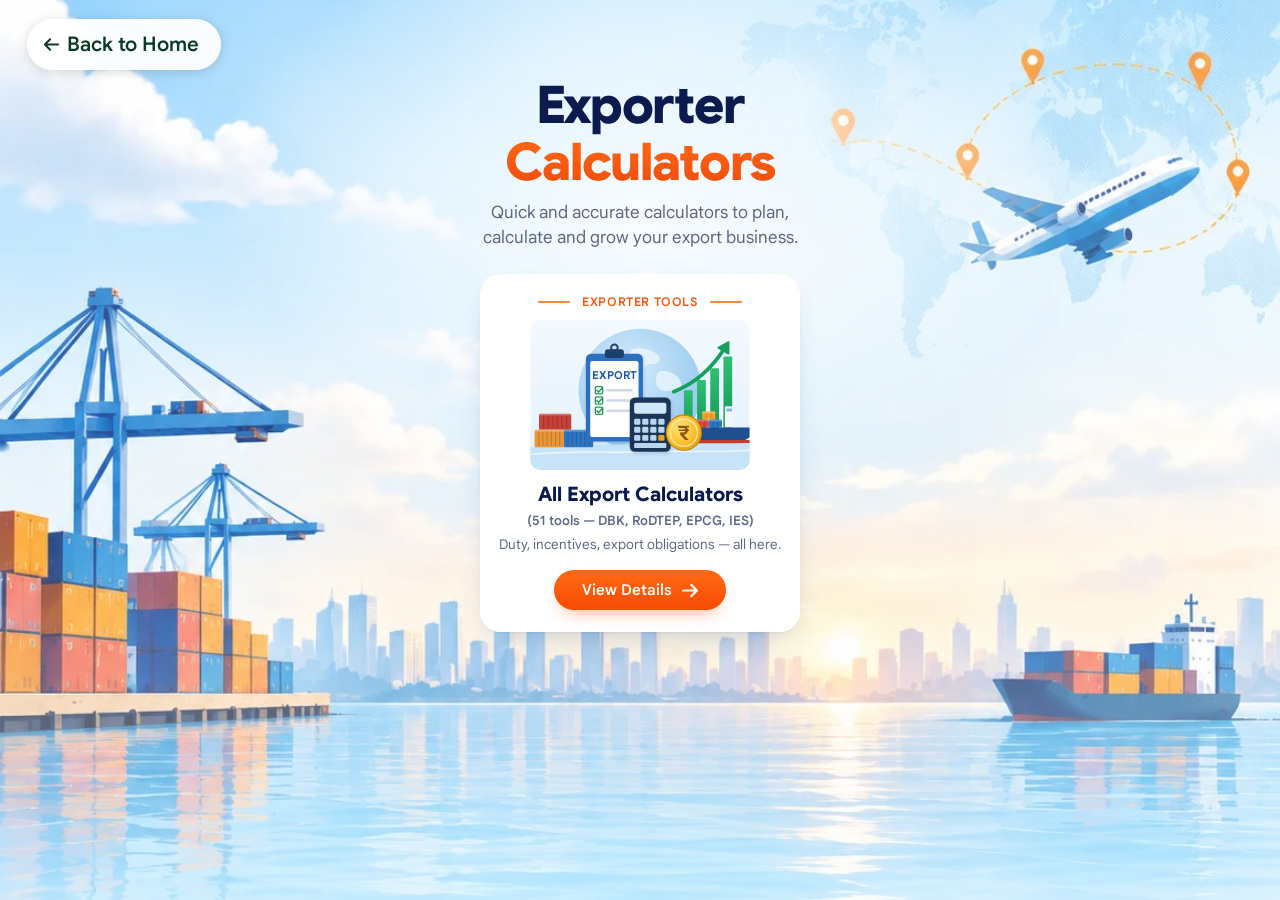
<file: exporter.html>
<!doctype html>
<html lang="en">
  <head>
    <meta charset="UTF-8" />
    <meta name="viewport" content="width=device-width, initial-scale=1.0" />
    <meta
      name="description"
      content="My tools &amp; services serves as a ready reference for all categories of users like farmer, msme, fpo and exporters."
    />
    <link rel="icon" type="image/svg+xml" href="favicon.svg" />
    <title>Exporter Calculators · My Tools</title>
    <link rel="stylesheet" href="assets/css/style.css" />
  </head>
  <body>
    <div id="root" class="app-root">
    <main class="ex">
      <img class="ex__bg" src="assets/images/exporter/exporter-bg.webp" alt="" />
      <a href="index.html" data-page="home" class="back-btn" data-back-to="home" aria-label="Back to Home">
      <svg viewBox="3 5 17 14" fill="none" stroke="currentColor" stroke-width="2.2" stroke-linecap="round" stroke-linejoin="round" aria-hidden="true"><path d="M19 12H4M10 6l-6 6 6 6"></path></svg>
      <span>Back to Home</span>
    </a>

      <div class="ex__inner">
        <h1 class="ex__title">
          Exporter<br />
          <span>Calculators</span>
        </h1>
        <p class="ex__subtitle">Quick and accurate calculators to plan, calculate and grow your export business.</p>

        <ul class="ex-cards" aria-label="Exporter tools">
          <li class="ex-card" aria-labelledby="all-export-calculators-title">
            <p class="ex-card__label">Exporter tools</p>
            <div class="ex-card__art">
              <svg viewBox="0 0 300 205" aria-hidden="true"><defs><clipPath id="exp-panel"><rect width="300" height="205" rx="14"></rect></clipPath><linearGradient id="exp-bg" x1="0" y1="0" x2="0" y2="1"><stop offset="0" stop-color="#f3f9fe"></stop><stop offset="1" stop-color="#e3f1fc"></stop></linearGradient><radialGradient id="exp-globe" cx="0.4" cy="0.35" r="0.75"><stop offset="0" stop-color="#d6ecfb"></stop><stop offset="1" stop-color="#8fc5ee"></stop></radialGradient><linearGradient id="exp-bar" x1="0" y1="0" x2="0" y2="1"><stop offset="0" stop-color="#2fbf73"></stop><stop offset="1" stop-color="#139455"></stop></linearGradient><radialGradient id="exp-coin" cx="0.38" cy="0.35" r="0.75"><stop offset="0" stop-color="#ffe27a"></stop><stop offset="0.65" stop-color="#f8bd2a"></stop><stop offset="1" stop-color="#df930c"></stop></radialGradient><filter id="exp-shadow" x="-20%" y="-20%" width="140%" height="140%"><feDropShadow dx="1.5" dy="2.5" stdDeviation="2.5" flood-color="#1d4f7a" flood-opacity="0.2"></feDropShadow></filter></defs><g clip-path="url(#exp-panel)"><rect width="300" height="205" fill="url(#exp-bg)"></rect><circle cx="150" cy="96" r="84" fill="url(#exp-globe)"></circle><g fill="#e9f5fd" opacity="0.85"><path d="M96 52c10-10 28-12 38-4 6 6 2 14-6 16-8 2-10 10-18 10-10 0-20-12-14-22z"></path><path d="M140 40c14-4 30 2 36 10 4 8-6 12-14 10-6 6-18 6-22-2-4-6-6-14 0-18z"></path><path d="M178 70c12-2 26 6 28 16 2 10-8 14-16 10-10 4-18-4-18-12 0-6 0-12 6-14z"></path><path d="M104 96c10-4 20 4 20 14s-8 22-16 22-12-10-12-18 2-16 8-18z"></path><path d="M168 116c8-2 16 4 14 12-2 6-10 8-14 4-4-4-6-14 0-16z"></path></g><rect x="210" y="96" width="12" height="62" rx="1.5" fill="url(#exp-bar)"></rect><rect x="228" y="82" width="12" height="76" rx="1.5" fill="url(#exp-bar)"></rect><rect x="246" y="66" width="12" height="92" rx="1.5" fill="url(#exp-bar)"></rect><rect x="264" y="50" width="12" height="108" rx="1.5" fill="url(#exp-bar)"></rect><path d="M196 98C222 88 246 70 266 38" fill="none" stroke="#14a05c" stroke-width="5" stroke-linecap="round"></path><path d="M257 38l14-8 0 16z" fill="#14a05c" stroke="#14a05c" stroke-width="2.5" stroke-linejoin="round"></path><g><rect x="226" y="136" width="18" height="11" rx="1.5" fill="#d6493b"></rect><g stroke="#8f2a20" stroke-width="1.2" stroke-opacity="0.55"><line x1="232" y1="138" x2="232" y2="145"></line><line x1="238" y1="138" x2="238" y2="145"></line></g><rect x="226" y="136" width="18" height="2.5" fill="#ffffff" opacity="0.25"></rect></g><g><rect x="244" y="136" width="18" height="11" rx="1.5" fill="#2f75c4"></rect><g stroke="#1b4b85" stroke-width="1.2" stroke-opacity="0.55"><line x1="250" y1="138" x2="250" y2="145"></line><line x1="256" y1="138" x2="256" y2="145"></line></g><rect x="244" y="136" width="18" height="2.5" fill="#ffffff" opacity="0.25"></rect></g><g><rect x="235" y="125" width="18" height="11" rx="1.5" fill="#f2a12b"></rect><g stroke="#a8660c" stroke-width="1.2" stroke-opacity="0.55"><line x1="241" y1="127" x2="241" y2="134"></line><line x1="247" y1="127" x2="247" y2="134"></line></g><rect x="235" y="125" width="18" height="2.5" fill="#ffffff" opacity="0.25"></rect></g><rect x="266" y="118" width="12" height="29" rx="1" fill="#f4f7fa"></rect><rect x="268" y="121" width="8" height="4" fill="#7fb6e3"></rect><path d="M214 147H300V160C292 168 270 172 236 172H220Z" fill="#1f4f8f"></path><path d="M218 164H300V168C290 172 262 174 236 173H222Z" fill="#c9392d"></path><path d="M0 174C40 168 80 172 120 170C170 166 230 170 300 168V205H0Z" fill="#c6e3f7"></path><path d="M0 184C50 178 100 182 150 180C200 178 250 182 300 178" fill="none" stroke="#ffffff" stroke-opacity="0.7" stroke-width="2"></path><g><rect x="12" y="128" width="44" height="22" rx="1.5" fill="#c6413a"></rect><g stroke="#7f231e" stroke-width="1.2" stroke-opacity="0.55"><line x1="18.3" y1="130" x2="18.3" y2="148"></line><line x1="24.6" y1="130" x2="24.6" y2="148"></line><line x1="30.9" y1="130" x2="30.9" y2="148"></line><line x1="37.1" y1="130" x2="37.1" y2="148"></line><line x1="43.4" y1="130" x2="43.4" y2="148"></line><line x1="49.7" y1="130" x2="49.7" y2="148"></line></g><rect x="12" y="128" width="44" height="2.5" fill="#ffffff" opacity="0.25"></rect></g><g><rect x="6" y="150" width="40" height="24" rx="1.5" fill="#e8963a"></rect><g stroke="#9c5810" stroke-width="1.2" stroke-opacity="0.55"><line x1="11.7" y1="152" x2="11.7" y2="172"></line><line x1="17.4" y1="152" x2="17.4" y2="172"></line><line x1="23.1" y1="152" x2="23.1" y2="172"></line><line x1="28.9" y1="152" x2="28.9" y2="172"></line><line x1="34.6" y1="152" x2="34.6" y2="172"></line><line x1="40.3" y1="152" x2="40.3" y2="172"></line></g><rect x="6" y="150" width="40" height="2.5" fill="#ffffff" opacity="0.25"></rect></g><g><rect x="46" y="150" width="40" height="24" rx="1.5" fill="#2f75c4"></rect><g stroke="#1b4b85" stroke-width="1.2" stroke-opacity="0.55"><line x1="51.7" y1="152" x2="51.7" y2="172"></line><line x1="57.4" y1="152" x2="57.4" y2="172"></line><line x1="63.1" y1="152" x2="63.1" y2="172"></line><line x1="68.9" y1="152" x2="68.9" y2="172"></line><line x1="74.6" y1="152" x2="74.6" y2="172"></line><line x1="80.3" y1="152" x2="80.3" y2="172"></line></g><rect x="46" y="150" width="40" height="2.5" fill="#ffffff" opacity="0.25"></rect></g></g><g filter="url(#exp-shadow)"><rect x="76" y="46" width="78" height="120" rx="7" fill="#2f6fc0"></rect></g><rect x="82" y="56" width="66" height="104" rx="3" fill="#ffffff"></rect><rect x="102" y="40" width="26" height="12" rx="4" fill="#1f3f6b"></rect><circle cx="115" cy="38" r="4.5" fill="none" stroke="#1f3f6b" stroke-width="2.6"></circle><text x="115" y="80" text-anchor="middle" font-size="15" font-weight="700" fill="#1f5aa0" font-family="inherit">EXPORT</text><g><rect x="89" y="91" width="10" height="10" rx="1.5" fill="none" stroke="#1f9a5a" stroke-width="1.8"></rect><path d="M91 96l2.5 2.6 4.5-5.4" fill="none" stroke="#1f9a5a" stroke-width="2" stroke-linecap="round" stroke-linejoin="round"></path><rect x="104" y="94.4" width="36" height="3.2" rx="1.6" fill="#cdd9e5"></rect></g><g><rect x="89" y="105" width="10" height="10" rx="1.5" fill="none" stroke="#1f9a5a" stroke-width="1.8"></rect><path d="M91 110l2.5 2.6 4.5-5.4" fill="none" stroke="#1f9a5a" stroke-width="2" stroke-linecap="round" stroke-linejoin="round"></path><rect x="104" y="108.4" width="36" height="3.2" rx="1.6" fill="#cdd9e5"></rect></g><g><rect x="89" y="119" width="10" height="10" rx="1.5" fill="none" stroke="#1f9a5a" stroke-width="1.8"></rect><path d="M91 124l2.5 2.6 4.5-5.4" fill="none" stroke="#1f9a5a" stroke-width="2" stroke-linecap="round" stroke-linejoin="round"></path><rect x="104" y="122.4" width="36" height="3.2" rx="1.6" fill="#cdd9e5"></rect></g><g filter="url(#exp-shadow)"><rect x="136" y="106" width="56" height="74" rx="7" fill="#1d3557"></rect></g><rect x="142" y="113" width="44" height="15" rx="2.5" fill="#cfe8f7"></rect><rect x="142" y="135" width="8.5" height="8" rx="1.6" fill="#b9d6ee"></rect><rect x="153" y="135" width="8.5" height="8" rx="1.6" fill="#b9d6ee"></rect><rect x="164" y="135" width="8.5" height="8" rx="1.6" fill="#b9d6ee"></rect><rect x="175" y="135" width="8.5" height="8" rx="1.6" fill="#b9d6ee"></rect><rect x="142" y="146" width="8.5" height="8" rx="1.6" fill="#b9d6ee"></rect><rect x="153" y="146" width="8.5" height="8" rx="1.6" fill="#b9d6ee"></rect><rect x="164" y="146" width="8.5" height="8" rx="1.6" fill="#b9d6ee"></rect><rect x="175" y="146" width="8.5" height="8" rx="1.6" fill="#b9d6ee"></rect><rect x="142" y="157" width="8.5" height="8" rx="1.6" fill="#b9d6ee"></rect><rect x="153" y="157" width="8.5" height="8" rx="1.6" fill="#b9d6ee"></rect><rect x="164" y="157" width="8.5" height="8" rx="1.6" fill="#b9d6ee"></rect><rect x="175" y="157" width="8.5" height="8" rx="1.6" fill="#f6a01a"></rect><rect x="142" y="168" width="44" height="7" rx="1.6" fill="#b9d6ee"></rect><circle cx="210" cy="154" r="24" fill="url(#exp-coin)" stroke="#c9870c" stroke-width="1.5"></circle><circle cx="210" cy="154" r="18.5" fill="none" stroke="#fff1b8" stroke-opacity="0.7" stroke-width="2"></circle><text x="210" y="164" text-anchor="middle" font-size="27" font-weight="700" fill="#8a560a" font-family="inherit">₹</text></svg>
            </div>
            <h2 id="all-export-calculators-title" class="ex-card__title">
              All Export Calculators
            </h2>
            <p class="ex-card__tools">(51 tools — DBK, RoDTEP, EPCG, IES)</p>
            <p class="ex-card__text">Duty, incentives, export obligations — all here.</p>
            <a class="ex-card__btn" href="https://bharattrades.net/tools/" target="_blank" rel="noopener noreferrer" aria-label="View details: All Export Calculators (opens in a new tab)">
              View Details
              <svg viewBox="3 5 17 14" fill="none" stroke="currentColor" stroke-width="2.4" stroke-linecap="round" stroke-linejoin="round" aria-hidden="true"><path d="M4 12h15M13 6l6 6-6 6"></path></svg>
            </a>
          </li>
        </ul>
      </div>
    </main>
    </div>
    <script src="assets/js/main.js"></script>
  </body>
</html>
</file>
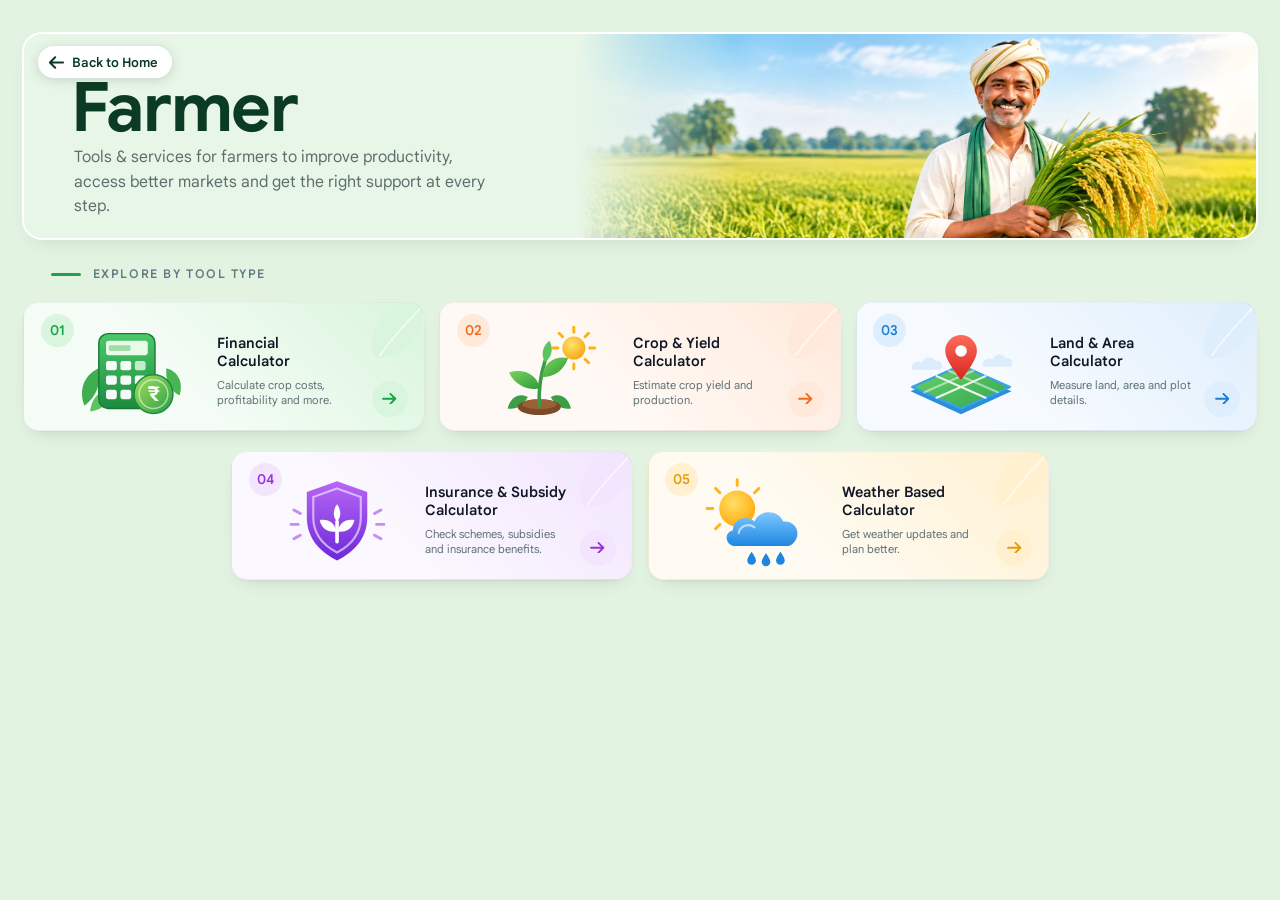
<file: farmer.html>
<!doctype html>
<html lang="en">
  <head>
    <meta charset="UTF-8" />
    <meta name="viewport" content="width=device-width, initial-scale=1.0" />
    <meta
      name="description"
      content="My tools &amp; services serves as a ready reference for all categories of users like farmer, msme, fpo and exporters."
    />
    <link rel="icon" type="image/svg+xml" href="favicon.svg" />
    <title>Farmer · My Tools</title>
    <link rel="stylesheet" href="assets/css/style.css" />
  </head>
  <body>
    <div id="root" class="app-root">
    <main class="fp">
      <div class="fp__inner">
        <header class="fp-hero">
          <img class="fp-hero__photo" src="assets/images/farmer/farmer-header.webp" alt="Smiling farmer holding a bundle of rice in a green field" />
          <div class="fp-hero__text">
            <h1 class="fp-hero__title">Farmer</h1>
            <p class="fp-hero__subtitle">
              Tools &amp; services for farmers to improve productivity, access better markets and get the right support at every step.
            </p>
          </div>
          <a href="index.html" data-page="home" class="back-btn" data-back-to="home" aria-label="Back to Home">
      <svg viewBox="3 5 17 14" fill="none" stroke="currentColor" stroke-width="2.2" stroke-linecap="round" stroke-linejoin="round" aria-hidden="true"><path d="M19 12H4M10 6l-6 6 6 6"></path></svg>
      <span>Back to Home</span>
    </a>
        </header>

        <section class="fp-tools" aria-labelledby="fp-tools-title">
          <h2 id="fp-tools-title" class="fp-tools__label">
            Explore by tool type
          </h2>
          <ul class="fp-tools__grid">
            <li class="tcard" style="--accent: #16a34a; --tint: #daf5dd;">
              <svg class="tcard__leaf" viewBox="0 0 60 60" aria-hidden="true"><path d="M56 4 C34 4 12 14 8 38 C6 48 10 54 14 56 C38 54 54 36 56 4 Z" fill="currentColor"></path><path d="M14 54 C24 40 38 24 54 8" stroke="#fff" stroke-opacity="0.6" stroke-width="1.5" fill="none"></path></svg>
              <span class="tcard__index" aria-hidden="true">01</span>
              <div class="tcard__art">
                <svg viewBox="0 0 165 130" aria-hidden="true"><defs><linearGradient id="fin-body" x1="0" y1="0" x2="0" y2="1"><stop offset="0" stop-color="#4cc96b"></stop><stop offset="1" stop-color="#1d8a3f"></stop></linearGradient><linearGradient id="fin-coin" x1="0" y1="0" x2="1" y2="1"><stop offset="0" stop-color="#a6e35c"></stop><stop offset="1" stop-color="#279c45"></stop></linearGradient></defs><path d="M20 112 C12 92 18 70 40 60 C44 82 36 100 20 112 Z" fill="#3fae4f"></path><path d="M28 120 C30 100 44 88 62 88 C58 106 46 118 28 120 Z" fill="#5cc35f"></path><path d="M134 60 C150 64 158 80 152 98 C138 90 132 76 134 60 Z" fill="#46b552"></path><rect x="40" y="12" width="78" height="104" rx="13" fill="url(#fin-body)"></rect><rect x="40" y="12" width="78" height="104" rx="13" fill="none" stroke="#167a35" stroke-width="2"></rect><rect x="50" y="22" width="58" height="20" rx="4" fill="#e8fbe9"></rect><rect x="54" y="28" width="30" height="8" rx="2" fill="#9fdcaa"></rect><rect x="50" y="50" width="15" height="13" rx="3" fill="#ffffff" opacity="0.95"></rect><rect x="70" y="50" width="15" height="13" rx="3" fill="#ffffff" opacity="0.95"></rect><rect x="90" y="50" width="15" height="13" rx="3" fill="#c8f2cf" opacity="0.95"></rect><rect x="50" y="70" width="15" height="13" rx="3" fill="#ffffff" opacity="0.95"></rect><rect x="70" y="70" width="15" height="13" rx="3" fill="#ffffff" opacity="0.95"></rect><rect x="90" y="70" width="15" height="13" rx="3" fill="#ffffff" opacity="0.95"></rect><rect x="50" y="90" width="15" height="13" rx="3" fill="#ffffff" opacity="0.95"></rect><rect x="70" y="90" width="15" height="13" rx="3" fill="#ffffff" opacity="0.95"></rect><rect x="90" y="90" width="15" height="13" rx="3" fill="#ffffff" opacity="0.95"></rect><circle cx="116" cy="96" r="27" fill="url(#fin-coin)"></circle><circle cx="116" cy="96" r="27" fill="none" stroke="#1d8a3f" stroke-width="2"></circle><circle cx="116" cy="96" r="20" fill="none" stroke="#ffffff" stroke-opacity="0.55" stroke-width="2"></circle><text x="116" y="106" text-anchor="middle" font-size="28" font-weight="700" fill="#ffffff" font-family="inherit">₹</text></svg>
              </div>
              <div class="tcard__body">
                <h3 class="tcard__title">
                  <a href="financial-calculators.html" data-page="financial-calculators" class="tcard__link">
                    <span>Financial</span> <span>Calculator</span>
                  </a>
                </h3>
                <p class="tcard__text">Calculate crop costs, profitability and more.</p>
              </div>
              <span class="tcard__arrow" aria-hidden="true">
                <svg viewBox="3 5 17 14" fill="none" stroke="currentColor" stroke-width="2.2" stroke-linecap="round" stroke-linejoin="round" aria-hidden="true"><path d="M4 12h15M13 6l6 6-6 6"></path></svg>
              </span>
            </li>
            <li class="tcard" style="--accent: #f26b1d; --tint: #ffe9da;">
              <svg class="tcard__leaf" viewBox="0 0 60 60" aria-hidden="true"><path d="M56 4 C34 4 12 14 8 38 C6 48 10 54 14 56 C38 54 54 36 56 4 Z" fill="currentColor"></path><path d="M14 54 C24 40 38 24 54 8" stroke="#fff" stroke-opacity="0.6" stroke-width="1.5" fill="none"></path></svg>
              <span class="tcard__index" aria-hidden="true">02</span>
              <div class="tcard__art">
                <svg viewBox="0 0 165 130" aria-hidden="true"><defs><radialGradient id="crop-sun" cx="0.4" cy="0.35" r="0.7"><stop offset="0" stop-color="#ffe36e"></stop><stop offset="1" stop-color="#f9a50f"></stop></radialGradient><linearGradient id="crop-leaf" x1="0" y1="0" x2="1" y2="1"><stop offset="0" stop-color="#7ad35b"></stop><stop offset="1" stop-color="#2f9b3c"></stop></linearGradient></defs><g stroke="#f9b414" stroke-width="4" stroke-linecap="round"><line x1="144" y1="32" x2="151" y2="32"></line><line x1="137.55634918610406" y1="47.55634918610404" x2="142.50609665440987" y2="52.50609665440987"></line><line x1="122" y1="54" x2="122" y2="61"></line><line x1="106.44365081389596" y1="47.55634918610404" x2="101.49390334559013" y2="52.50609665440988"></line><line x1="100" y1="32" x2="93" y2="32"></line><line x1="106.44365081389596" y1="16.443650813895957" x2="101.49390334559011" y2="11.493903345590123"></line><line x1="122" y1="10" x2="122" y2="3"></line><line x1="137.55634918610403" y1="16.44365081389595" x2="142.50609665440987" y2="11.493903345590116"></line></g><circle cx="122" cy="32" r="16" fill="url(#crop-sun)"></circle><path d="M30 116 C34 100 46 94 58 100 C52 112 42 118 30 116 Z" fill="#3d9e45"></path><path d="M118 116 C114 100 102 94 90 100 C96 112 106 118 118 116 Z" fill="#3d9e45"></path><ellipse cx="74" cy="114" rx="30" ry="11" fill="#7b4a2a"></ellipse><ellipse cx="74" cy="110" rx="24" ry="7" fill="#9a6036"></ellipse><path d="M74 112 C73 92 75 72 82 50" stroke="#3a9a46" stroke-width="5" fill="none" stroke-linecap="round"></path><path d="M75 88 C60 92 40 84 32 66 C52 60 70 68 75 88 Z" fill="url(#crop-leaf)"></path><path d="M78 72 C92 74 108 64 114 46 C96 42 80 52 78 72 Z" fill="url(#crop-leaf)"></path><path d="M82 52 C76 42 78 30 88 22 C94 32 92 44 82 52 Z" fill="#5cc35f"></path></svg>
              </div>
              <div class="tcard__body">
                <h3 class="tcard__title">
                  <a href="crop-yield-calculators.html" data-page="crop-yield-calculators" class="tcard__link">
                    <span>Crop & Yield</span> <span>Calculator</span>
                  </a>
                </h3>
                <p class="tcard__text">Estimate crop yield and production.</p>
              </div>
              <span class="tcard__arrow" aria-hidden="true">
                <svg viewBox="3 5 17 14" fill="none" stroke="currentColor" stroke-width="2.2" stroke-linecap="round" stroke-linejoin="round" aria-hidden="true"><path d="M4 12h15M13 6l6 6-6 6"></path></svg>
              </span>
            </li>
            <li class="tcard" style="--accent: #1c7fd6; --tint: #dfeefc;">
              <svg class="tcard__leaf" viewBox="0 0 60 60" aria-hidden="true"><path d="M56 4 C34 4 12 14 8 38 C6 48 10 54 14 56 C38 54 54 36 56 4 Z" fill="currentColor"></path><path d="M14 54 C24 40 38 24 54 8" stroke="#fff" stroke-opacity="0.6" stroke-width="1.5" fill="none"></path></svg>
              <span class="tcard__index" aria-hidden="true">03</span>
              <div class="tcard__art">
                <svg viewBox="0 0 165 130" aria-hidden="true"><defs><linearGradient id="land-top" x1="0" y1="0" x2="1" y2="1"><stop offset="0" stop-color="#6fd36b"></stop><stop offset="1" stop-color="#2fa64f"></stop></linearGradient><linearGradient id="land-pin" x1="0" y1="0" x2="0" y2="1"><stop offset="0" stop-color="#ff6b5b"></stop><stop offset="1" stop-color="#d7261e"></stop></linearGradient></defs><g fill="#dcecfb"><path d="M14 62 C12 54 20 48 28 52 C30 44 42 42 46 50 C54 48 58 56 54 62 Z"></path><path d="M112 58 C110 50 118 44 126 48 C128 40 140 38 144 46 C152 44 156 52 152 58 Z"></path></g><polygon points="82,62 152,92 82,124 12,92" fill="#2b8fd8"></polygon><polygon points="82,56 150,86 82,116 14,86" fill="url(#land-top)" stroke="#3aa0e8" stroke-width="3" stroke-linejoin="round"></polygon><g stroke="#ffffff" stroke-width="3" stroke-linecap="round" opacity="0.9"><line x1="48" y1="71" x2="116" y2="101"></line><line x1="116" y1="71" x2="48" y2="101"></line><line x1="65" y1="63.5" x2="133" y2="93.5" opacity="0.55"></line><line x1="99" y1="63.5" x2="31" y2="93.5" opacity="0.55"></line></g><path d="M82 76 C82 76 60 50 60 36 A22 22 0 1 1 104 36 C104 50 82 76 82 76 Z" fill="url(#land-pin)"></path><circle cx="82" cy="36" r="8" fill="#ffffff"></circle></svg>
              </div>
              <div class="tcard__body">
                <h3 class="tcard__title">
                  <a href="land-area-calculators.html" data-page="land-area-calculators" class="tcard__link">
                    <span>Land & Area</span> <span>Calculator</span>
                  </a>
                </h3>
                <p class="tcard__text">Measure land, area and plot details.</p>
              </div>
              <span class="tcard__arrow" aria-hidden="true">
                <svg viewBox="3 5 17 14" fill="none" stroke="currentColor" stroke-width="2.2" stroke-linecap="round" stroke-linejoin="round" aria-hidden="true"><path d="M4 12h15M13 6l6 6-6 6"></path></svg>
              </span>
            </li>
            <li class="tcard" style="--accent: #9b30e0; --tint: #f2e5fd;">
              <svg class="tcard__leaf" viewBox="0 0 60 60" aria-hidden="true"><path d="M56 4 C34 4 12 14 8 38 C6 48 10 54 14 56 C38 54 54 36 56 4 Z" fill="currentColor"></path><path d="M14 54 C24 40 38 24 54 8" stroke="#fff" stroke-opacity="0.6" stroke-width="1.5" fill="none"></path></svg>
              <span class="tcard__index" aria-hidden="true">04</span>
              <div class="tcard__art">
                <svg viewBox="0 0 165 130" aria-hidden="true"><defs><linearGradient id="ins-shield" x1="0" y1="0" x2="0" y2="1"><stop offset="0" stop-color="#b866f5"></stop><stop offset="1" stop-color="#6d28d9"></stop></linearGradient></defs><g stroke="#c58cf7" stroke-width="4" stroke-linecap="round"><line x1="22" y1="50" x2="31" y2="55"></line><line x1="18" y1="70" x2="28" y2="70"></line><line x1="22" y1="90" x2="31" y2="85"></line><line x1="143" y1="50" x2="134" y2="55"></line><line x1="147" y1="70" x2="137" y2="70"></line><line x1="143" y1="90" x2="134" y2="85"></line></g><path d="M82 10 L124 25 V60 C124 89 106 108 82 120 C58 108 40 89 40 60 V25 Z" fill="url(#ins-shield)"></path><path d="M82 20 L115 32 V60 C115 83 101 99 82 109 C63 99 49 83 49 60 V32 Z" fill="none" stroke="#e7d4ff" stroke-opacity="0.75" stroke-width="3"></path><path d="M82 94 V66" stroke="#ffffff" stroke-width="5" stroke-linecap="round"></path><path d="M81 80 C70 82 60 76 58 64 C70 62 79 68 81 80 Z" fill="#ffffff"></path><path d="M83 80 C94 82 104 76 106 64 C94 62 85 68 83 80 Z" fill="#ffffff"></path><path d="M82 66 C76 60 76 50 82 42 C88 50 88 60 82 66 Z" fill="#ffffff"></path></svg>
              </div>
              <div class="tcard__body">
                <h3 class="tcard__title">
                  <a href="insurance-subsidy-calculators.html" data-page="insurance-subsidy-calculators" class="tcard__link">
                    <span>Insurance & Subsidy</span> <span>Calculator</span>
                  </a>
                </h3>
                <p class="tcard__text">Check schemes, subsidies and insurance benefits.</p>
              </div>
              <span class="tcard__arrow" aria-hidden="true">
                <svg viewBox="3 5 17 14" fill="none" stroke="currentColor" stroke-width="2.2" stroke-linecap="round" stroke-linejoin="round" aria-hidden="true"><path d="M4 12h15M13 6l6 6-6 6"></path></svg>
              </span>
            </li>
            <li class="tcard" style="--accent: #e39b0c; --tint: #fff0cf;">
              <svg class="tcard__leaf" viewBox="0 0 60 60" aria-hidden="true"><path d="M56 4 C34 4 12 14 8 38 C6 48 10 54 14 56 C38 54 54 36 56 4 Z" fill="currentColor"></path><path d="M14 54 C24 40 38 24 54 8" stroke="#fff" stroke-opacity="0.6" stroke-width="1.5" fill="none"></path></svg>
              <span class="tcard__index" aria-hidden="true">05</span>
              <div class="tcard__art">
                <svg viewBox="0 0 165 130" aria-hidden="true"><defs><radialGradient id="wx-sun" cx="0.4" cy="0.35" r="0.7"><stop offset="0" stop-color="#ffe066"></stop><stop offset="1" stop-color="#ffa90a"></stop></radialGradient><linearGradient id="wx-cloud" x1="0" y1="0" x2="0" y2="1"><stop offset="0" stop-color="#7cc8ff"></stop><stop offset="1" stop-color="#1f86e0"></stop></linearGradient></defs><g stroke="#ffb31a" stroke-width="4" stroke-linecap="round"><line x1="60" y1="8" x2="60" y2="16"></line><line x1="30" y1="20" x2="36" y2="26"></line><line x1="18" y1="48" x2="26" y2="48"></line><line x1="90" y1="20" x2="84" y2="26"></line><line x1="30" y1="76" x2="36" y2="70"></line></g><circle cx="60" cy="48" r="25" fill="url(#wx-sun)"></circle><path d="M58 100 C44 100 40 82 54 78 C54 62 74 56 84 66 C90 50 116 48 124 66 C142 64 150 84 138 96 C136 99 133 100 130 100 Z" fill="url(#wx-cloud)"></path><path d="M62 82 C64 72 76 68 84 74" stroke="#ffffff" stroke-opacity="0.6" stroke-width="3" fill="none" stroke-linecap="round"></path><g fill="#1f86e0"><path d="M80 108 C80 108 74 116 74 120 A6 6 0 0 0 86 120 C86 116 80 108 80 108 Z"></path><path d="M100 110 C100 110 94 118 94 122 A6 6 0 0 0 106 122 C106 118 100 110 100 110 Z"></path><path d="M120 108 C120 108 114 116 114 120 A6 6 0 0 0 126 120 C126 116 120 108 120 108 Z"></path></g></svg>
              </div>
              <div class="tcard__body">
                <h3 class="tcard__title">
                  <a href="weather-tools.html" data-page="weather-tools" class="tcard__link">
                    <span>Weather Based</span> <span>Calculator</span>
                  </a>
                </h3>
                <p class="tcard__text">Get weather updates and plan better.</p>
              </div>
              <span class="tcard__arrow" aria-hidden="true">
                <svg viewBox="3 5 17 14" fill="none" stroke="currentColor" stroke-width="2.2" stroke-linecap="round" stroke-linejoin="round" aria-hidden="true"><path d="M4 12h15M13 6l6 6-6 6"></path></svg>
              </span>
            </li>
          </ul>
        </section>
      </div>
    </main>
    </div>
    <script src="assets/js/main.js"></script>
  </body>
</html>
</file>
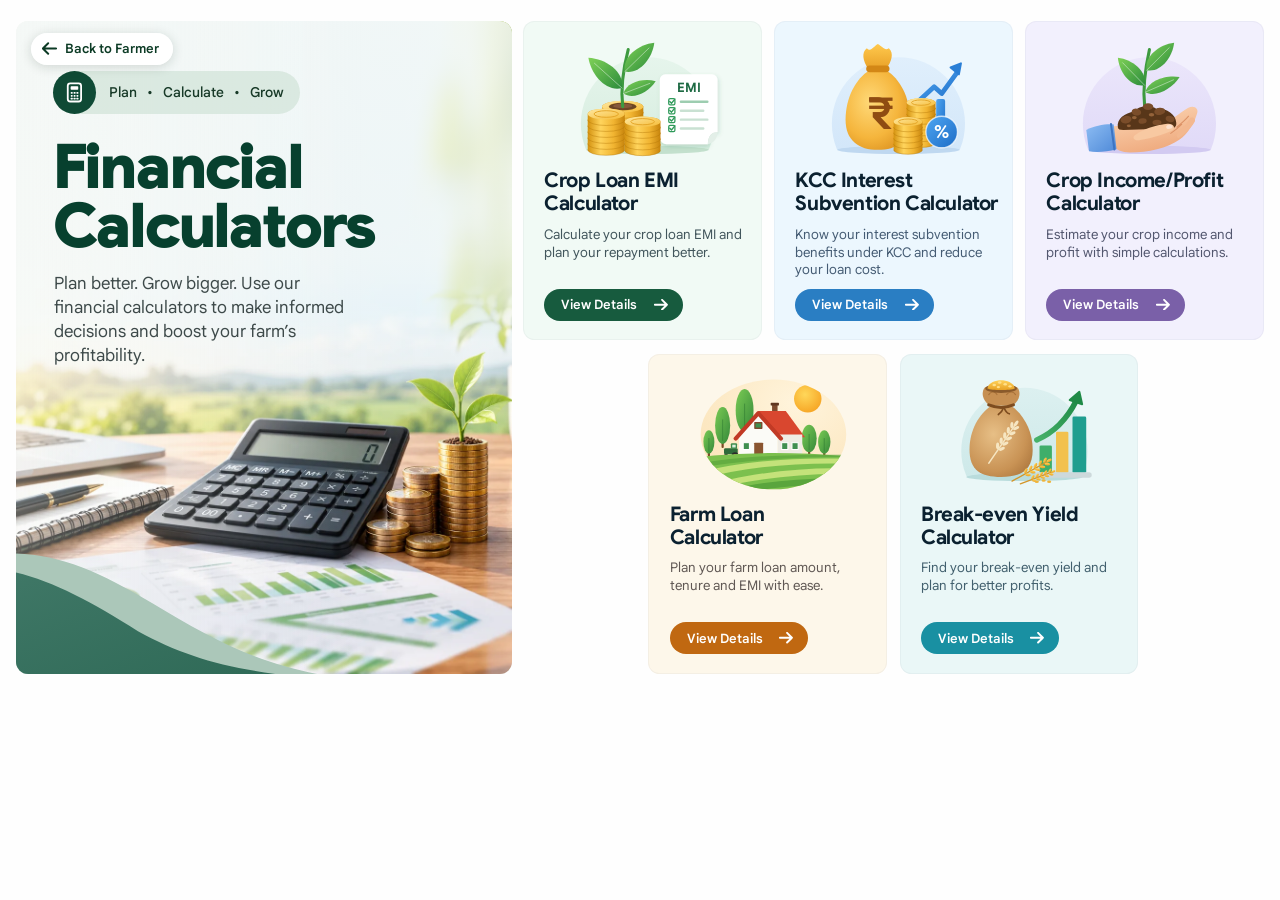
<file: financial-calculators.html>
<!doctype html>
<html lang="en">
  <head>
    <meta charset="UTF-8" />
    <meta name="viewport" content="width=device-width, initial-scale=1.0" />
    <meta
      name="description"
      content="My tools &amp; services serves as a ready reference for all categories of users like farmer, msme, fpo and exporters."
    />
    <link rel="icon" type="image/svg+xml" href="favicon.svg" />
    <title>Financial Calculators · My Tools</title>
    <link rel="stylesheet" href="assets/css/style.css" />
  </head>
  <body>
    <div id="root" class="app-root">
    <main class="hub">
      <div class="hub__inner">
        <header class="hub-hero hub-hero--haze-strong">
          <img class="hub-hero__photo" src="assets/images/financial/fc-hero.webp" alt="A calculator, stacks of coins with a growing plant, a notebook and financial charts on a desk" />
          <svg class="hub-hero__wave" viewBox="0 0 650 160" preserveAspectRatio="none" aria-hidden="true">
    <path d="M0 2C60 4 110 26 180 68C250 110 310 144 395 160H0Z" fill="#abc7b9"></path>
    <path d="M0 27C50 39 100 66 160 104C215 134 265 150 340 160H0Z" fill="url(#hub-wave)"></path>
    <defs>
      <linearGradient id="hub-wave" x1="0" y1="0" x2="1" y2="1">
        <stop offset="0" stop-color="#3f7766"></stop>
        <stop offset="1" stop-color="#2f6a57"></stop>
      </linearGradient>
    </defs>
  </svg>
          <a href="farmer.html" data-page="farmer" class="back-btn" data-back-to="farmer" aria-label="Back to Farmer">
      <svg viewBox="3 5 17 14" fill="none" stroke="currentColor" stroke-width="2.2" stroke-linecap="round" stroke-linejoin="round" aria-hidden="true"><path d="M19 12H4M10 6l-6 6 6 6"></path></svg>
      <span>Back to Farmer</span>
    </a>
          <div class="hub-hero__text">
            <p class="hub-hero__tag">
              <span class="hub-hero__tag-icon"><svg viewBox="0 0 24 24" fill="none" aria-hidden="true">
    <rect x="5" y="2.5" width="14" height="19" rx="2.6" stroke="currentColor" stroke-width="1.9"></rect>
    <rect x="8" y="5.5" width="8" height="3.6" rx="0.8" fill="currentColor"></rect>
    <rect x="8.2" y="11.6" width="1.9" height="1.9" rx="0.4" fill="currentColor"></rect>
    <rect x="11.2" y="11.6" width="1.9" height="1.9" rx="0.4" fill="currentColor"></rect>
    <rect x="14.2" y="11.6" width="1.9" height="1.9" rx="0.4" fill="currentColor"></rect>
    <rect x="8.2" y="14.6" width="1.9" height="1.9" rx="0.4" fill="currentColor"></rect>
    <rect x="11.2" y="14.6" width="1.9" height="1.9" rx="0.4" fill="currentColor"></rect>
    <rect x="14.2" y="14.6" width="1.9" height="1.9" rx="0.4" fill="currentColor"></rect>
    <rect x="8.2" y="17.6" width="1.9" height="1.9" rx="0.4" fill="currentColor"></rect>
    <rect x="11.2" y="17.6" width="1.9" height="1.9" rx="0.4" fill="currentColor"></rect>
    <rect x="14.2" y="17.6" width="1.9" height="1.9" rx="0.4" fill="currentColor"></rect>
  </svg></span>
              <span class="hub-hero__tag-words">Plan <i aria-hidden="true">•</i> Calculate <i aria-hidden="true">•</i> Grow</span>
            </p>
            <div class="hub-hero__heading">
              <h1 class="hub-hero__title">
                Financial<br />Calculators
              </h1>
              <p class="hub-hero__subtitle">Plan better. Grow bigger. Use our financial calculators to make informed decisions and boost your farm’s profitability.</p>
            </div>
          </div>
        </header>

        <ul class="hub-grid hub-grid--centered" aria-label="Financial calculators">
          <li class="hcard" style="--accent: #175b3e; --tint: #f1faf5;">
            <div class="hcard__art">
              <svg viewBox="0 0 220 170" aria-hidden="true"><defs><linearGradient id="emi-coin-side" x1="0" y1="0" x2="1" y2="0"><stop offset="0" stop-color="#d4920f"></stop><stop offset="0.35" stop-color="#ffd45c"></stop><stop offset="0.7" stop-color="#f1b431"></stop><stop offset="1" stop-color="#c7840c"></stop></linearGradient><linearGradient id="emi-coin-top" x1="0" y1="0" x2="1" y2="1"><stop offset="0" stop-color="#ffe9a3"></stop><stop offset="1" stop-color="#f5bb35"></stop></linearGradient><linearGradient id="emi-leaf" x1="0" y1="0" x2="1" y2="1"><stop offset="0" stop-color="#7fd157"></stop><stop offset="1" stop-color="#2c8c3b"></stop></linearGradient><filter id="emi-shadow" x="-20%" y="-20%" width="140%" height="140%"><feDropShadow dx="2" dy="3" stdDeviation="3" flood-color="#2f6b47" flood-opacity="0.18"></feDropShadow></filter></defs><defs><linearGradient id="emi-disc" x1="0" y1="0" x2="0" y2="1"><stop offset="0" stop-color="#e6f5ec"></stop><stop offset="1" stop-color="#cfe9d9"></stop></linearGradient><clipPath id="emi-cut"><rect x="0" y="0" width="220" height="160"></rect></clipPath></defs><circle cx="110" cy="122" r="97" fill="url(#emi-disc)" clip-path="url(#emi-cut)"></circle><ellipse cx="110" cy="160" rx="89.24000000000001" ry="6" fill="#c3e0cd"></ellipse><g filter="url(#emi-shadow)"><path d="M136 50h68a8 8 0 0 1 8 8v76c-8 0-14 6-14 18h-60a10 10 0 0 1-10-10V58a8 8 0 0 1 8-8z" fill="#ffffff"></path></g><path d="M212 134c-8 0-14 6-14 18 8-2 14-8 14-18z" fill="#e3efe8"></path><text x="170" y="76" text-anchor="middle" font-size="19" font-weight="700" fill="#1d6a43" font-family="inherit">EMI</text><g><rect x="141" y="85.5" width="9" height="9" rx="2" fill="none" stroke="#2f9a5a" stroke-width="1.8"></rect><path d="M142.5 89.5l2.5 2.6 5-6" fill="none" stroke="#2f9a5a" stroke-width="2" stroke-linecap="round" stroke-linejoin="round"></path><rect x="157" y="88.2" width="42" height="3.6" rx="1.8" fill="#9dcdb0"></rect></g><g><rect x="141" y="98.5" width="9" height="9" rx="2" fill="none" stroke="#2f9a5a" stroke-width="1.8"></rect><path d="M142.5 102.5l2.5 2.6 5-6" fill="none" stroke="#2f9a5a" stroke-width="2" stroke-linecap="round" stroke-linejoin="round"></path><rect x="157" y="101.2" width="36" height="3.6" rx="1.8" fill="#c9e1d2"></rect></g><g><rect x="141" y="111.5" width="9" height="9" rx="2" fill="none" stroke="#2f9a5a" stroke-width="1.8"></rect><path d="M142.5 115.5l2.5 2.6 5-6" fill="none" stroke="#2f9a5a" stroke-width="2" stroke-linecap="round" stroke-linejoin="round"></path><rect x="157" y="114.2" width="42" height="3.6" rx="1.8" fill="#c9e1d2"></rect></g><g><rect x="141" y="124.5" width="9" height="9" rx="2" fill="none" stroke="#2f9a5a" stroke-width="1.8"></rect><path d="M142.5 128.5l2.5 2.6 5-6" fill="none" stroke="#2f9a5a" stroke-width="2" stroke-linecap="round" stroke-linejoin="round"></path><rect x="157" y="127.2" width="36" height="3.6" rx="1.8" fill="#c9e1d2"></rect></g><g><path d="M44 131.4A30 8.5 0 0 1 104 131.4L104 140A30 8.5 0 0 1 44 140Z" fill="url(#emi-coin-side)"></path><path d="M44 140A30 8.5 0 0 0 104 140" fill="none" stroke="#b37708" stroke-opacity="0.55" stroke-width="1.1"></path><path d="M44 122.8A30 8.5 0 0 1 104 122.8L104 131.4A30 8.5 0 0 1 44 131.4Z" fill="url(#emi-coin-side)"></path><path d="M44 131.4A30 8.5 0 0 0 104 131.4" fill="none" stroke="#b37708" stroke-opacity="0.55" stroke-width="1.1"></path><path d="M44 114.2A30 8.5 0 0 1 104 114.2L104 122.8A30 8.5 0 0 1 44 122.8Z" fill="url(#emi-coin-side)"></path><path d="M44 122.8A30 8.5 0 0 0 104 122.8" fill="none" stroke="#b37708" stroke-opacity="0.55" stroke-width="1.1"></path><path d="M44 105.6A30 8.5 0 0 1 104 105.6L104 114.2A30 8.5 0 0 1 44 114.2Z" fill="url(#emi-coin-side)"></path><path d="M44 114.2A30 8.5 0 0 0 104 114.2" fill="none" stroke="#b37708" stroke-opacity="0.55" stroke-width="1.1"></path><path d="M44 97A30 8.5 0 0 1 104 97L104 105.6A30 8.5 0 0 1 44 105.6Z" fill="url(#emi-coin-side)"></path><path d="M44 105.6A30 8.5 0 0 0 104 105.6" fill="none" stroke="#b37708" stroke-opacity="0.55" stroke-width="1.1"></path><ellipse cx="74" cy="97" rx="30" ry="8.5" fill="url(#emi-coin-top)"></ellipse><ellipse cx="74" cy="97" rx="19.8" ry="5.1" fill="none" stroke="#e2a223" stroke-width="1.3"></ellipse></g><ellipse cx="74" cy="97" rx="20" ry="5.5" fill="#6b4524"></ellipse><ellipse cx="74" cy="96" rx="14" ry="3.5" fill="#86593a"></ellipse><path d="M74 97C72 80 72 52 82 14" fill="none" stroke="#3d9a3f" stroke-width="4.5" stroke-linecap="round"></path><g><path d="M73 70C76.6 46.3 49.4 27.3 24 26C28 51.1 49.8 76.1 73 70Z" fill="url(#emi-leaf)"></path><path d="M73 70L32.8 33.9" stroke="#ffffff" stroke-opacity="0.45" stroke-width="1.4" stroke-linecap="round"></path></g><g><path d="M77 46C98.2 50.5 117.2 26.9 120 4C97 6.3 73 24.7 77 46Z" fill="url(#emi-leaf)"></path><path d="M77 46L112.3 11.6" stroke="#ffffff" stroke-opacity="0.45" stroke-width="1.4" stroke-linecap="round"></path></g><g><path d="M75 78C89.4 87.5 111.9 75.9 122 60C103.9 54.9 79.4 61.3 75 78Z" fill="url(#emi-leaf)"></path><path d="M75 78L113.5 63.2" stroke="#ffffff" stroke-opacity="0.45" stroke-width="1.4" stroke-linecap="round"></path></g><g><path d="M23 151.3A27 8 0 0 1 77 151.3L77 160A27 8 0 0 1 23 160Z" fill="url(#emi-coin-side)"></path><path d="M23 160A27 8 0 0 0 77 160" fill="none" stroke="#b37708" stroke-opacity="0.55" stroke-width="1.1"></path><path d="M23 142.6A27 8 0 0 1 77 142.6L77 151.3A27 8 0 0 1 23 151.3Z" fill="url(#emi-coin-side)"></path><path d="M23 151.3A27 8 0 0 0 77 151.3" fill="none" stroke="#b37708" stroke-opacity="0.55" stroke-width="1.1"></path><path d="M23 133.9A27 8 0 0 1 77 133.9L77 142.6A27 8 0 0 1 23 142.6Z" fill="url(#emi-coin-side)"></path><path d="M23 142.6A27 8 0 0 0 77 142.6" fill="none" stroke="#b37708" stroke-opacity="0.55" stroke-width="1.1"></path><path d="M23 125.2A27 8 0 0 1 77 125.2L77 133.9A27 8 0 0 1 23 133.9Z" fill="url(#emi-coin-side)"></path><path d="M23 133.9A27 8 0 0 0 77 133.9" fill="none" stroke="#b37708" stroke-opacity="0.55" stroke-width="1.1"></path><path d="M23 116.5A27 8 0 0 1 77 116.5L77 125.2A27 8 0 0 1 23 125.2Z" fill="url(#emi-coin-side)"></path><path d="M23 125.2A27 8 0 0 0 77 125.2" fill="none" stroke="#b37708" stroke-opacity="0.55" stroke-width="1.1"></path><path d="M23 107.8A27 8 0 0 1 77 107.8L77 116.5A27 8 0 0 1 23 116.5Z" fill="url(#emi-coin-side)"></path><path d="M23 116.5A27 8 0 0 0 77 116.5" fill="none" stroke="#b37708" stroke-opacity="0.55" stroke-width="1.1"></path><ellipse cx="50" cy="107.8" rx="27" ry="8" fill="url(#emi-coin-top)"></ellipse><ellipse cx="50" cy="107.8" rx="17.8" ry="4.8" fill="none" stroke="#e2a223" stroke-width="1.3"></ellipse></g><g><path d="M77 152.6A26 7.5 0 0 1 129 152.6L129 161A26 7.5 0 0 1 77 161Z" fill="url(#emi-coin-side)"></path><path d="M77 161A26 7.5 0 0 0 129 161" fill="none" stroke="#b37708" stroke-opacity="0.55" stroke-width="1.1"></path><path d="M77 144.2A26 7.5 0 0 1 129 144.2L129 152.6A26 7.5 0 0 1 77 152.6Z" fill="url(#emi-coin-side)"></path><path d="M77 152.6A26 7.5 0 0 0 129 152.6" fill="none" stroke="#b37708" stroke-opacity="0.55" stroke-width="1.1"></path><path d="M77 135.8A26 7.5 0 0 1 129 135.8L129 144.2A26 7.5 0 0 1 77 144.2Z" fill="url(#emi-coin-side)"></path><path d="M77 144.2A26 7.5 0 0 0 129 144.2" fill="none" stroke="#b37708" stroke-opacity="0.55" stroke-width="1.1"></path><path d="M77 127.4A26 7.5 0 0 1 129 127.4L129 135.8A26 7.5 0 0 1 77 135.8Z" fill="url(#emi-coin-side)"></path><path d="M77 135.8A26 7.5 0 0 0 129 135.8" fill="none" stroke="#b37708" stroke-opacity="0.55" stroke-width="1.1"></path><path d="M77 119A26 7.5 0 0 1 129 119L129 127.4A26 7.5 0 0 1 77 127.4Z" fill="url(#emi-coin-side)"></path><path d="M77 127.4A26 7.5 0 0 0 129 127.4" fill="none" stroke="#b37708" stroke-opacity="0.55" stroke-width="1.1"></path><ellipse cx="103" cy="119" rx="26" ry="7.5" fill="url(#emi-coin-top)"></ellipse><ellipse cx="103" cy="119" rx="17.2" ry="4.5" fill="none" stroke="#e2a223" stroke-width="1.3"></ellipse></g></svg>
            </div>
            <h2 class="hcard__title">
              <span>Crop Loan EMI</span> <span>Calculator</span>
            </h2>
            <p class="hcard__text">Calculate your crop loan EMI and plan your repayment better.</p>
            <a href="https://technicalkisan.com/tools/loan-emi-calculator" target="_blank" rel="noopener noreferrer" class="hcard__btn" aria-label="View details: Crop Loan EMI Calculator (opens in a new tab)">
          View Details
          <svg viewBox="3 5 17 14" fill="none" stroke="currentColor" stroke-width="2.4" stroke-linecap="round" stroke-linejoin="round" aria-hidden="true"><path d="M4 12h15M13 6l6 6-6 6"></path></svg>
        </a>
          </li>
          <li class="hcard" style="--accent: #2a7ec3; --tint: #ecf7fe;">
            <div class="hcard__art">
              <svg viewBox="0 0 220 170" aria-hidden="true"><defs><linearGradient id="kcc-coin-side" x1="0" y1="0" x2="1" y2="0"><stop offset="0" stop-color="#d4920f"></stop><stop offset="0.35" stop-color="#ffd45c"></stop><stop offset="0.7" stop-color="#f1b431"></stop><stop offset="1" stop-color="#c7840c"></stop></linearGradient><linearGradient id="kcc-coin-top" x1="0" y1="0" x2="1" y2="1"><stop offset="0" stop-color="#ffe9a3"></stop><stop offset="1" stop-color="#f5bb35"></stop></linearGradient><radialGradient id="kcc-bag" cx="0.38" cy="0.4" r="0.75"><stop offset="0" stop-color="#ffd978"></stop><stop offset="0.6" stop-color="#f5b53c"></stop><stop offset="1" stop-color="#d98d1c"></stop></radialGradient><linearGradient id="kcc-top" x1="0" y1="0" x2="0" y2="1"><stop offset="0" stop-color="#ffc94d"></stop><stop offset="1" stop-color="#e9a128"></stop></linearGradient><linearGradient id="kcc-blue" x1="0" y1="0" x2="1" y2="1"><stop offset="0" stop-color="#4fa6f2"></stop><stop offset="1" stop-color="#1d6cc6"></stop></linearGradient></defs><defs><linearGradient id="kcc-disc" x1="0" y1="0" x2="0" y2="1"><stop offset="0" stop-color="#e0effc"></stop><stop offset="1" stop-color="#cde3f8"></stop></linearGradient><clipPath id="kcc-cut"><rect x="0" y="0" width="220" height="160"></rect></clipPath></defs><circle cx="110" cy="122" r="97" fill="url(#kcc-disc)" clip-path="url(#kcc-cut)"></circle><ellipse cx="110" cy="160" rx="89.24000000000001" ry="6" fill="#bfd8f0"></ellipse><rect x="165" y="86" width="13" height="56" rx="3" fill="url(#kcc-blue)"></rect><path d="M134 94l28-26 11 10 22-30" fill="none" stroke="url(#kcc-blue)" stroke-width="7" stroke-linecap="round" stroke-linejoin="round"></path><path d="M186 40l15-6-3 16z" fill="#2a7fd6" stroke="#2a7fd6" stroke-width="3" stroke-linejoin="round"></path><path d="M68 44C48 56 33 84 33 116c0 30 19 44 47 44s47-14 47-44c0-32-15-60-35-72z" fill="url(#kcc-bag)"></path><path d="M66 42c-8-12-10-24-2-30 6 6 9-2 16-6 7 4 10 10 16 6 8 7 4 20-4 30z" fill="url(#kcc-top)"></path><rect x="63" y="37" width="34" height="10" rx="5" fill="#d38716"></rect><text x="84" y="129" text-anchor="middle" font-size="64" font-weight="700" fill="#8f4c12" font-family="inherit">₹</text><g><path d="M122 141.6A21 6.5 0 0 1 164 141.6L164 150A21 6.5 0 0 1 122 150Z" fill="url(#kcc-coin-side)"></path><path d="M122 150A21 6.5 0 0 0 164 150" fill="none" stroke="#b37708" stroke-opacity="0.55" stroke-width="1.1"></path><path d="M122 133.2A21 6.5 0 0 1 164 133.2L164 141.6A21 6.5 0 0 1 122 141.6Z" fill="url(#kcc-coin-side)"></path><path d="M122 141.6A21 6.5 0 0 0 164 141.6" fill="none" stroke="#b37708" stroke-opacity="0.55" stroke-width="1.1"></path><path d="M122 124.8A21 6.5 0 0 1 164 124.8L164 133.2A21 6.5 0 0 1 122 133.2Z" fill="url(#kcc-coin-side)"></path><path d="M122 133.2A21 6.5 0 0 0 164 133.2" fill="none" stroke="#b37708" stroke-opacity="0.55" stroke-width="1.1"></path><path d="M122 116.4A21 6.5 0 0 1 164 116.4L164 124.8A21 6.5 0 0 1 122 124.8Z" fill="url(#kcc-coin-side)"></path><path d="M122 124.8A21 6.5 0 0 0 164 124.8" fill="none" stroke="#b37708" stroke-opacity="0.55" stroke-width="1.1"></path><path d="M122 108A21 6.5 0 0 1 164 108L164 116.4A21 6.5 0 0 1 122 116.4Z" fill="url(#kcc-coin-side)"></path><path d="M122 116.4A21 6.5 0 0 0 164 116.4" fill="none" stroke="#b37708" stroke-opacity="0.55" stroke-width="1.1"></path><path d="M122 99.6A21 6.5 0 0 1 164 99.6L164 108A21 6.5 0 0 1 122 108Z" fill="url(#kcc-coin-side)"></path><path d="M122 108A21 6.5 0 0 0 164 108" fill="none" stroke="#b37708" stroke-opacity="0.55" stroke-width="1.1"></path><path d="M122 91.2A21 6.5 0 0 1 164 91.2L164 99.6A21 6.5 0 0 1 122 99.6Z" fill="url(#kcc-coin-side)"></path><path d="M122 99.6A21 6.5 0 0 0 164 99.6" fill="none" stroke="#b37708" stroke-opacity="0.55" stroke-width="1.1"></path><ellipse cx="143" cy="91.2" rx="21" ry="6.5" fill="url(#kcc-coin-top)"></ellipse><ellipse cx="143" cy="91.2" rx="13.9" ry="3.9" fill="none" stroke="#e2a223" stroke-width="1.3"></ellipse></g><g><path d="M103 151.8A21 6.5 0 0 1 145 151.8L145 160A21 6.5 0 0 1 103 160Z" fill="url(#kcc-coin-side)"></path><path d="M103 160A21 6.5 0 0 0 145 160" fill="none" stroke="#b37708" stroke-opacity="0.55" stroke-width="1.1"></path><path d="M103 143.6A21 6.5 0 0 1 145 143.6L145 151.8A21 6.5 0 0 1 103 151.8Z" fill="url(#kcc-coin-side)"></path><path d="M103 151.8A21 6.5 0 0 0 145 151.8" fill="none" stroke="#b37708" stroke-opacity="0.55" stroke-width="1.1"></path><path d="M103 135.4A21 6.5 0 0 1 145 135.4L145 143.6A21 6.5 0 0 1 103 143.6Z" fill="url(#kcc-coin-side)"></path><path d="M103 143.6A21 6.5 0 0 0 145 143.6" fill="none" stroke="#b37708" stroke-opacity="0.55" stroke-width="1.1"></path><path d="M103 127.2A21 6.5 0 0 1 145 127.2L145 135.4A21 6.5 0 0 1 103 135.4Z" fill="url(#kcc-coin-side)"></path><path d="M103 135.4A21 6.5 0 0 0 145 135.4" fill="none" stroke="#b37708" stroke-opacity="0.55" stroke-width="1.1"></path><path d="M103 119A21 6.5 0 0 1 145 119L145 127.2A21 6.5 0 0 1 103 127.2Z" fill="url(#kcc-coin-side)"></path><path d="M103 127.2A21 6.5 0 0 0 145 127.2" fill="none" stroke="#b37708" stroke-opacity="0.55" stroke-width="1.1"></path><ellipse cx="124" cy="119" rx="21" ry="6.5" fill="url(#kcc-coin-top)"></ellipse><ellipse cx="124" cy="119" rx="13.9" ry="3.9" fill="none" stroke="#e2a223" stroke-width="1.3"></ellipse></g><circle cx="173" cy="134" r="23" fill="url(#kcc-blue)" stroke="#ffffff" stroke-opacity="0.7" stroke-width="2"></circle><text x="173" y="143" text-anchor="middle" font-size="26" font-weight="700" fill="#ffffff" font-family="inherit">%</text></svg>
            </div>
            <h2 class="hcard__title">
              <span>KCC Interest</span> <span>Subvention Calculator</span>
            </h2>
            <p class="hcard__text">Know your interest subvention benefits under KCC and reduce your loan cost.</p>
            <a href="https://www.icici.bank.in/calculators/kisan-credit-card-calculator" target="_blank" rel="noopener noreferrer" class="hcard__btn" aria-label="View details: KCC Interest Subvention Calculator (opens in a new tab)">
          View Details
          <svg viewBox="3 5 17 14" fill="none" stroke="currentColor" stroke-width="2.4" stroke-linecap="round" stroke-linejoin="round" aria-hidden="true"><path d="M4 12h15M13 6l6 6-6 6"></path></svg>
        </a>
          </li>
          <li class="hcard" style="--accent: #7a60a8; --tint: #f2f0fd;">
            <div class="hcard__art">
              <svg viewBox="0 0 220 170" aria-hidden="true"><defs><linearGradient id="cpi-leaf" x1="0" y1="0" x2="1" y2="1"><stop offset="0" stop-color="#7fd157"></stop><stop offset="1" stop-color="#2c8c3b"></stop></linearGradient><linearGradient id="cpi-skin" x1="0" y1="0" x2="0.4" y2="1"><stop offset="0" stop-color="#fdd9b8"></stop><stop offset="1" stop-color="#efab7f"></stop></linearGradient><linearGradient id="cpi-sleeve" x1="0" y1="0" x2="1" y2="1"><stop offset="0" stop-color="#8cbcf3"></stop><stop offset="1" stop-color="#4f8ad8"></stop></linearGradient></defs><defs><linearGradient id="cpi-disc" x1="0" y1="0" x2="0" y2="1"><stop offset="0" stop-color="#ebe6fb"></stop><stop offset="1" stop-color="#dcd5f6"></stop></linearGradient><clipPath id="cpi-cut"><rect x="0" y="0" width="220" height="160"></rect></clipPath></defs><circle cx="110" cy="122" r="97" fill="url(#cpi-disc)" clip-path="url(#cpi-cut)"></circle><ellipse cx="110" cy="160" rx="89.24000000000001" ry="6" fill="#d2caf1"></ellipse><path d="M103 96C101 78 102 50 110 14" fill="none" stroke="#3d9a3f" stroke-width="4.5" stroke-linecap="round"></path><g><path d="M103 66C107.4 46.1 85.4 28.5 64 26C66 47.5 83 69.9 103 66Z" fill="url(#cpi-leaf)"></path><path d="M103 66L71 33.2" stroke="#ffffff" stroke-opacity="0.45" stroke-width="1.4" stroke-linecap="round"></path></g><g><path d="M106 44C126 48 143.6 25.6 146 4C124.4 6.4 102 24 106 44Z" fill="url(#cpi-leaf)"></path><path d="M106 44L138.8 11.2" stroke="#ffffff" stroke-opacity="0.45" stroke-width="1.4" stroke-linecap="round"></path></g><g><path d="M104 76C119.6 84.4 143.5 70.9 154 54C134.5 50.3 108.4 58.8 104 76Z" fill="url(#cpi-leaf)"></path><path d="M104 76L145 58" stroke="#ffffff" stroke-opacity="0.45" stroke-width="1.4" stroke-linecap="round"></path></g><path d="M56 126C76 122 100 126 124 124C140 120 154 106 166 99C175 94 183 100 179 108C175 122 166 136 154 145C136 158 108 164 82 164C70 164 60 160 56 152Z" fill="url(#cpi-skin)"></path><g fill="#f3b88f"><path d="M170 113c4-1 8 2 6 6-3 6-9 11-14 15-3-2-3-6 0-9 3-4 5-9 8-12z"></path><path d="M160 125c4-1 7 3 5 6-3 5-8 9-13 12-3-2-3-6 0-8 3-3 5-7 8-10z"></path></g><path d="M150 127c6-5 12-10 17-16M141 136c6-4 11-8 16-13" stroke="#dc9266" stroke-width="1.5" stroke-linecap="round" fill="none"></path><path d="M64 127C62 115 74 106 88 104C94 96 110 94 120 100C134 99 148 108 149 120C150 127 145 129 138 129L72 131C67 131 64 130 64 127Z" fill="#583619"></path><g fill="#7a4d2a"><ellipse cx="76" cy="116" rx="8" ry="5.5" transform="rotate(-12 76 116)"></ellipse><ellipse cx="91" cy="105" rx="7" ry="5" transform="rotate(10 91 105)"></ellipse><ellipse cx="108" cy="97" rx="7.5" ry="4.8"></ellipse><ellipse cx="125" cy="104" rx="8" ry="5.2" transform="rotate(-8 125 104)"></ellipse><ellipse cx="140" cy="115" rx="6.5" ry="4.5" transform="rotate(14 140 115)"></ellipse><ellipse cx="100" cy="118" rx="6" ry="4" transform="rotate(-6 100 118)"></ellipse><ellipse cx="121" cy="120" rx="6.5" ry="4"></ellipse></g><g fill="#94633a"><ellipse cx="88" cy="113" rx="3.5" ry="2.4"></ellipse><ellipse cx="113" cy="109" rx="4" ry="2.6"></ellipse><ellipse cx="132" cy="125" rx="3.2" ry="2.2"></ellipse><ellipse cx="80" cy="125" rx="3" ry="2"></ellipse></g><path d="M90 138C100 130 118 124 136 122C145 121 149 128 143 132C129 139 109 144 95 146C87 147 84 141 90 138Z" fill="#f8c9a2"></path><ellipse cx="139" cy="126.5" rx="4.6" ry="3" transform="rotate(-10 139 126.5)" fill="#fde2cf"></ellipse><path d="M18 131C30 125 46 122 58 123L62 159C48 163 32 164 22 162Z" fill="url(#cpi-sleeve)"></path><path d="M54 122.5l5 37" stroke="#3d74c2" stroke-width="3" stroke-linecap="round"></path></svg>
            </div>
            <h2 class="hcard__title">
              <span>Crop Income/Profit</span> <span>Calculator</span>
            </h2>
            <p class="hcard__text">Estimate your crop income and profit with simple calculations.</p>
            <a href="https://technicalkisan.com/tools/crop-profit-calculator" target="_blank" rel="noopener noreferrer" class="hcard__btn" aria-label="View details: Crop Income/Profit Calculator (opens in a new tab)">
          View Details
          <svg viewBox="3 5 17 14" fill="none" stroke="currentColor" stroke-width="2.4" stroke-linecap="round" stroke-linejoin="round" aria-hidden="true"><path d="M4 12h15M13 6l6 6-6 6"></path></svg>
        </a>
          </li>
          <li class="hcard" style="--accent: #c06811; --tint: #fdf7ea;">
            <div class="hcard__art">
              <svg viewBox="0 0 220 170" aria-hidden="true"><defs><radialGradient id="farm-sky" cx="0.65" cy="0.25" r="0.85"><stop offset="0" stop-color="#fff4dc"></stop><stop offset="1" stop-color="#fbe3b8"></stop></radialGradient><radialGradient id="farm-sun" cx="0.4" cy="0.35" r="0.7"><stop offset="0" stop-color="#ffd75a"></stop><stop offset="1" stop-color="#f6a524"></stop></radialGradient><linearGradient id="farm-tree" x1="0" y1="0" x2="1" y2="1"><stop offset="0" stop-color="#7acb54"></stop><stop offset="1" stop-color="#36893a"></stop></linearGradient><clipPath id="farm-oval"><ellipse cx="110" cy="88" rx="106" ry="80"></ellipse></clipPath></defs><g clip-path="url(#farm-oval)"><rect width="220" height="170" fill="url(#farm-sky)"></rect><circle cx="160" cy="36" r="20" fill="url(#farm-sun)"></circle><g><rect x="66.4" y="65.4" width="3.2" height="30" rx="1.4" fill="#7a4a24"></rect><ellipse cx="68" cy="53" rx="13" ry="31" fill="url(#farm-tree)"></ellipse><path d="M68 43.7V77.80000000000001" stroke="#2f7a32" stroke-opacity="0.6" stroke-width="1.4" stroke-linecap="round"></path></g><g><rect x="34.4" y="85.8" width="3.2" height="22" rx="1.4" fill="#7a4a24"></rect><ellipse cx="36" cy="75" rx="11" ry="27" fill="url(#farm-tree)"></ellipse><path d="M36 66.9V96.6" stroke="#2f7a32" stroke-opacity="0.6" stroke-width="1.4" stroke-linecap="round"></path></g><g><rect x="14.4" y="105.8" width="3.2" height="14" rx="1.4" fill="#7a4a24"></rect><ellipse cx="16" cy="99" rx="8" ry="17" fill="url(#farm-tree)"></ellipse><path d="M16 93.9V112.6" stroke="#2f7a32" stroke-opacity="0.6" stroke-width="1.4" stroke-linecap="round"></path></g><g><rect x="160.4" y="102" width="3.2" height="16" rx="1.4" fill="#7a4a24"></rect><ellipse cx="162" cy="94" rx="11" ry="20" fill="url(#farm-tree)"></ellipse><path d="M162 88V110" stroke="#2f7a32" stroke-opacity="0.6" stroke-width="1.4" stroke-linecap="round"></path></g><g><rect x="182.4" y="105.8" width="3.2" height="14" rx="1.4" fill="#7a4a24"></rect><ellipse cx="184" cy="99" rx="9" ry="17" fill="url(#farm-tree)"></ellipse><path d="M184 93.9V112.6" stroke="#2f7a32" stroke-opacity="0.6" stroke-width="1.4" stroke-linecap="round"></path></g><rect x="108" y="44" width="8" height="18" fill="#7d4b2e"></rect><rect x="106" y="42" width="12" height="4" rx="1" fill="#5f3720"></rect><polygon points="88,54 128,54 156,92 114,92" fill="#d9472f"></polygon><polygon points="116,88 152,88 152,122 116,122" fill="#efece4"></polygon><polygon points="60,90 88,60 116,90 116,122 60,122" fill="#fbfbf7"></polygon><polyline points="55,94 88,57 121,94" fill="none" stroke="#c13a25" stroke-width="6" stroke-linejoin="round" stroke-linecap="round"></polyline><rect x="82" y="70" width="12" height="10" rx="1" fill="#7d4b2e"></rect><rect x="84" y="72" width="8" height="6" fill="#3f8f50"></rect><rect x="82" y="100" width="13" height="22" rx="1" fill="#8a5530"></rect><rect x="66" y="100" width="9" height="10" fill="#3f8f50" stroke="#ffffff" stroke-width="1.5"></rect><rect x="122" y="100" width="9" height="10" fill="#3f8f50" stroke="#ffffff" stroke-width="1.5"></rect><rect x="137" y="100" width="9" height="10" fill="#3f8f50" stroke="#ffffff" stroke-width="1.5"></rect><g fill="#5aa845"><ellipse cx="62" cy="122" rx="8" ry="4"></ellipse><ellipse cx="104" cy="123" rx="7" ry="3.5"></ellipse><ellipse cx="150" cy="122" rx="9" ry="4"></ellipse></g><rect x="38" y="108" width="20" height="9" rx="2" fill="#2f6b3a"></rect><rect x="48" y="101" width="9" height="8" rx="1.5" fill="#3d8a4b"></rect><rect x="50" y="103" width="5" height="4" fill="#d9f0dd"></rect><circle cx="54" cy="119" r="5" fill="#2b2b2b"></circle><circle cx="54" cy="119" r="2" fill="#f2a227"></circle><circle cx="41" cy="120" r="3.5" fill="#2b2b2b"></circle><circle cx="41" cy="120" r="1.4" fill="#f2a227"></circle><path d="M-6 122C50 114 150 112 230 122V172H-6z" fill="#7cc04e"></path><path d="M-6 146C50 128 140 120 230 124V131C140 128 60 136-6 156z" fill="#c4e27a"></path><path d="M-6 168C60 146 150 134 230 138V146C150 143 70 154 6 172H-6z" fill="#c4e27a"></path><path d="M30 172C90 156 160 150 230 153V161C170 160 110 164 74 172z" fill="#5aa53d"></path><path d="M-6 132C50 120 140 116 230 118V121C140 120 60 126-6 138z" fill="#5aa53d" opacity="0.7"></path></g></svg>
            </div>
            <h2 class="hcard__title">
              <span>Farm Loan</span> <span>Calculator</span>
            </h2>
            <p class="hcard__text">Plan your farm loan amount, tenure and EMI with ease.</p>
            <a href="https://www.farmersadvisory.com/calculator-crop-cost" target="_blank" rel="noopener noreferrer" class="hcard__btn" aria-label="View details: Farm Loan Calculator (opens in a new tab)">
          View Details
          <svg viewBox="3 5 17 14" fill="none" stroke="currentColor" stroke-width="2.4" stroke-linecap="round" stroke-linejoin="round" aria-hidden="true"><path d="M4 12h15M13 6l6 6-6 6"></path></svg>
        </a>
          </li>
          <li class="hcard" style="--accent: #1990a2; --tint: #eaf7f7;">
            <div class="hcard__art">
              <svg viewBox="0 0 220 170" aria-hidden="true"><defs><radialGradient id="bey-sack" cx="0.38" cy="0.4" r="0.8"><stop offset="0" stop-color="#e7bf86"></stop><stop offset="0.65" stop-color="#c99355"></stop><stop offset="1" stop-color="#a8723a"></stop></radialGradient><linearGradient id="bey-grain" x1="0" y1="0" x2="0" y2="1"><stop offset="0" stop-color="#ffd25a"></stop><stop offset="1" stop-color="#e8a224"></stop></linearGradient><linearGradient id="bey-arrow" x1="0" y1="1" x2="1" y2="0"><stop offset="0" stop-color="#47b26a"></stop><stop offset="1" stop-color="#1f8a46"></stop></linearGradient></defs><defs><linearGradient id="bey-disc" x1="0" y1="0" x2="0" y2="1"><stop offset="0" stop-color="#dcf0f0"></stop><stop offset="1" stop-color="#c8e6e6"></stop></linearGradient><clipPath id="bey-cut"><rect x="0" y="0" width="220" height="150"></rect></clipPath></defs><circle cx="110" cy="112" r="92" fill="url(#bey-disc)" clip-path="url(#bey-cut)"></circle><ellipse cx="110" cy="150" rx="84.64" ry="6" fill="#b9dcdc"></ellipse><path d="M128 96C152 86 172 66 186 38" fill="none" stroke="url(#bey-arrow)" stroke-width="8" stroke-linecap="round"></path><path d="M176 38l14-12 4 18z" fill="#1f8a46" stroke="#1f8a46" stroke-width="3" stroke-linejoin="round"></path><rect x="132" y="104" width="18" height="40" rx="2" fill="#3fae6a"></rect><rect x="156" y="84" width="18" height="60" rx="2" fill="#f2c14e"></rect><rect x="180" y="62" width="20" height="82" rx="2" fill="#1f9e8f"></rect><rect x="126" y="143" width="82" height="8" rx="4" fill="#cdd9db"></rect><path d="M62 46C44 58 30 82 30 110c0 30 16 40 46 40s46-10 46-40c0-28-14-52-32-64z" fill="url(#bey-sack)"></path><path d="M60 46C50 40 46 28 52 20C60 14 92 14 100 20C106 28 102 40 92 46Z" fill="#c68f52"></path><path d="M58 30c4-6 10-4 12 0M84 30c4-5 10-5 13 0" stroke="#a87239" stroke-width="1.6" stroke-linecap="round" fill="none"></path><ellipse cx="76" cy="21" rx="23" ry="6.5" fill="#8a5a2b"></ellipse><path d="M56 21C58 12 68 9 76 9s18 3 20 12C90 24 62 24 56 21Z" fill="url(#bey-grain)"></path><g fill="#ffe08a"><ellipse cx="66" cy="16" rx="2.6" ry="1.8"></ellipse><ellipse cx="74" cy="12.5" rx="2.6" ry="1.8"></ellipse><ellipse cx="82" cy="15" rx="2.6" ry="1.8"></ellipse><ellipse cx="89" cy="18" rx="2.4" ry="1.7"></ellipse><ellipse cx="72" cy="19" rx="2.4" ry="1.7"></ellipse></g><path d="M58 45c12 5 24 5 36 0" fill="none" stroke="#7d4c1f" stroke-width="4.5" stroke-linecap="round"></path><path d="M80 48c-2 6-5 9-8 11M80 48c2 6 4 9 8 10" stroke="#7d4c1f" stroke-width="2.4" stroke-linecap="round" fill="none"></path><g><path d="M58 130L96 74.9" stroke="#f6e6c2" stroke-width="2" stroke-linecap="round"></path><g fill="#f6e6c2"><ellipse cx="70.9" cy="104.6" rx="4.7" ry="2.3" transform="rotate(-87.4 70.9 104.6)"></ellipse><ellipse cx="77.1" cy="109" rx="4.7" ry="2.3" transform="rotate(-23.4 77.1 109)"></ellipse><ellipse cx="76.1" cy="97.1" rx="4.7" ry="2.3" transform="rotate(-87.4 76.1 97.1)"></ellipse><ellipse cx="82.3" cy="101.4" rx="4.7" ry="2.3" transform="rotate(-23.4 82.3 101.4)"></ellipse><ellipse cx="81.3" cy="89.6" rx="4.7" ry="2.3" transform="rotate(-87.4 81.3 89.6)"></ellipse><ellipse cx="87.5" cy="93.9" rx="4.7" ry="2.3" transform="rotate(-23.4 87.5 93.9)"></ellipse><ellipse cx="86.5" cy="82" rx="4.7" ry="2.3" transform="rotate(-87.4 86.5 82)"></ellipse><ellipse cx="92.7" cy="86.3" rx="4.7" ry="2.3" transform="rotate(-23.4 92.7 86.3)"></ellipse><ellipse cx="91.7" cy="74.5" rx="4.7" ry="2.3" transform="rotate(-87.4 91.7 74.5)"></ellipse><ellipse cx="97.9" cy="78.8" rx="4.7" ry="2.3" transform="rotate(-23.4 97.9 78.8)"></ellipse><ellipse cx="98" cy="72" rx="4.7" ry="2.3" transform="rotate(-55.4 98 72)"></ellipse></g></g><g><path d="M92 156L143.3 127.5" stroke="#d4962a" stroke-width="2" stroke-linecap="round"></path><g fill="url(#bey-grain)"><ellipse cx="112" cy="141.1" rx="4.1" ry="2" transform="rotate(-61.1 112 141.1)"></ellipse><ellipse cx="115.2" cy="146.9" rx="4.1" ry="2" transform="rotate(2.9 115.2 146.9)"></ellipse><ellipse cx="119" cy="137.2" rx="4.1" ry="2" transform="rotate(-61.1 119 137.2)"></ellipse><ellipse cx="122.2" cy="143" rx="4.1" ry="2" transform="rotate(2.9 122.2 143)"></ellipse><ellipse cx="126" cy="133.3" rx="4.1" ry="2" transform="rotate(-61.1 126 133.3)"></ellipse><ellipse cx="129.3" cy="139.1" rx="4.1" ry="2" transform="rotate(2.9 129.3 139.1)"></ellipse><ellipse cx="133" cy="129.4" rx="4.1" ry="2" transform="rotate(-61.1 133 129.4)"></ellipse><ellipse cx="136.3" cy="135.2" rx="4.1" ry="2" transform="rotate(2.9 136.3 135.2)"></ellipse><ellipse cx="140.1" cy="125.5" rx="4.1" ry="2" transform="rotate(-61.1 140.1 125.5)"></ellipse><ellipse cx="143.3" cy="131.3" rx="4.1" ry="2" transform="rotate(2.9 143.3 131.3)"></ellipse><ellipse cx="146" cy="126" rx="4.1" ry="2" transform="rotate(-29.1 146 126)"></ellipse></g></g><g><path d="M104 160L149.6 142.9" stroke="#d4962a" stroke-width="2" stroke-linecap="round"></path><g fill="url(#bey-grain)"><ellipse cx="122.2" cy="150.2" rx="3.4" ry="1.7" transform="rotate(-52.6 122.2 150.2)"></ellipse><ellipse cx="124.2" cy="155.4" rx="3.4" ry="1.7" transform="rotate(11.4 124.2 155.4)"></ellipse><ellipse cx="128.5" cy="147.9" rx="3.4" ry="1.7" transform="rotate(-52.6 128.5 147.9)"></ellipse><ellipse cx="130.4" cy="153.1" rx="3.4" ry="1.7" transform="rotate(11.4 130.4 153.1)"></ellipse><ellipse cx="134.7" cy="145.5" rx="3.4" ry="1.7" transform="rotate(-52.6 134.7 145.5)"></ellipse><ellipse cx="136.7" cy="150.7" rx="3.4" ry="1.7" transform="rotate(11.4 136.7 150.7)"></ellipse><ellipse cx="140.9" cy="143.2" rx="3.4" ry="1.7" transform="rotate(-52.6 140.9 143.2)"></ellipse><ellipse cx="142.9" cy="148.4" rx="3.4" ry="1.7" transform="rotate(11.4 142.9 148.4)"></ellipse><ellipse cx="147.2" cy="140.8" rx="3.4" ry="1.7" transform="rotate(-52.6 147.2 140.8)"></ellipse><ellipse cx="149.1" cy="146" rx="3.4" ry="1.7" transform="rotate(11.4 149.1 146)"></ellipse><ellipse cx="152" cy="142" rx="3.4" ry="1.7" transform="rotate(-20.6 152 142)"></ellipse></g></g><g fill="#f0b43a"><ellipse cx="128" cy="157" rx="3" ry="1.8"></ellipse><ellipse cx="138" cy="155" rx="3" ry="1.8"></ellipse><ellipse cx="146" cy="157" rx="3" ry="1.8"></ellipse></g></svg>
            </div>
            <h2 class="hcard__title">
              <span>Break-even Yield</span> <span>Calculator</span>
            </h2>
            <p class="hcard__text">Find your break-even yield and plan for better profits.</p>
            <a href="https://www.myfarmcalc.com/break-even.html" target="_blank" rel="noopener noreferrer" class="hcard__btn" aria-label="View details: Break-even Yield Calculator (opens in a new tab)">
          View Details
          <svg viewBox="3 5 17 14" fill="none" stroke="currentColor" stroke-width="2.4" stroke-linecap="round" stroke-linejoin="round" aria-hidden="true"><path d="M4 12h15M13 6l6 6-6 6"></path></svg>
        </a>
          </li>
        </ul>
      </div>
    </main>
    </div>
    <script src="assets/js/main.js"></script>
  </body>
</html>
</file>
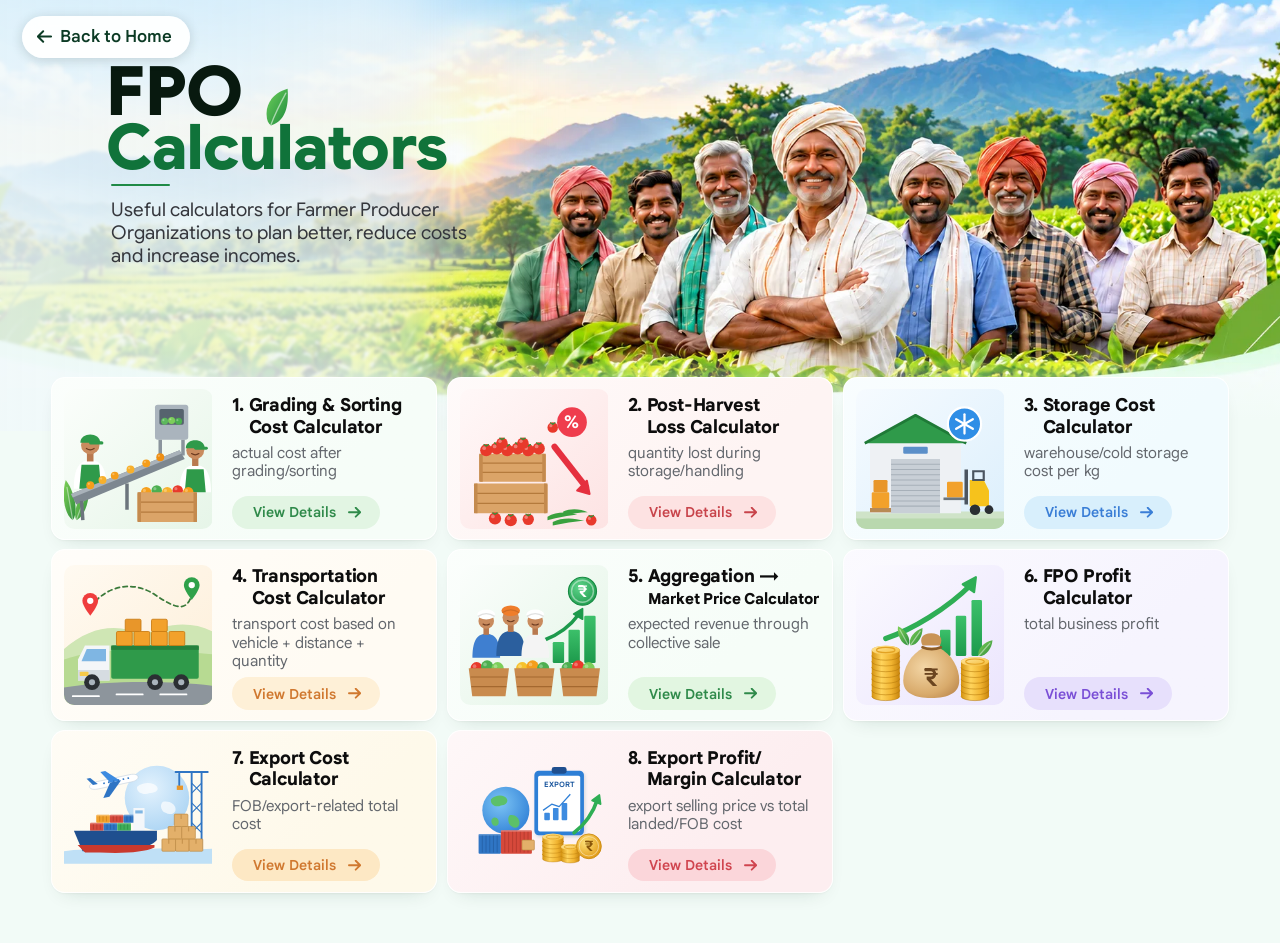
<file: fpo.html>
<!doctype html>
<html lang="en">
  <head>
    <meta charset="UTF-8" />
    <meta name="viewport" content="width=device-width, initial-scale=1.0" />
    <meta
      name="description"
      content="My tools &amp; services serves as a ready reference for all categories of users like farmer, msme, fpo and exporters."
    />
    <link rel="icon" type="image/svg+xml" href="favicon.svg" />
    <title>FPO Calculators · My Tools</title>
    <link rel="stylesheet" href="assets/css/style.css" />
  </head>
  <body>
    <div id="root" class="app-root">
    <main class="fpo">
      <header class="fpo-hero">
        <img class="fpo-hero__photo" src="assets/images/fpo/fpo-header.webp" alt="Smiling farmers of a producer organisation standing together in a green field below the hills" />
        <a href="index.html" data-page="home" class="back-btn" data-back-to="home" aria-label="Back to Home">
      <svg viewBox="3 5 17 14" fill="none" stroke="currentColor" stroke-width="2.2" stroke-linecap="round" stroke-linejoin="round" aria-hidden="true"><path d="M19 12H4M10 6l-6 6 6 6"></path></svg>
      <span>Back to Home</span>
    </a>
        <div class="fpo-hero__text">
          <h1 class="fpo-hero__title">
            FPO
            <svg class="fpo-hero__leaf" viewBox="0 0 30 46" aria-hidden="true">
    <defs>
      <linearGradient id="fpo-title-leaf" x1="0" y1="0" x2="1" y2="1">
        <stop offset="0" stop-color="#6ccf5a"></stop>
        <stop offset="1" stop-color="#1f8a3e"></stop>
      </linearGradient>
    </defs>
    <path d="M27 2C12 6 2 18 3 32c0 6 2 10 5 12 13-4 21-16 19-42z" fill="url(#fpo-title-leaf)"></path>
    <path d="M8 43C12 32 18 20 25 7" fill="none" stroke="#ffffff" stroke-opacity="0.55" stroke-width="1.5" stroke-linecap="round"></path>
  </svg>
            <br />
            <span>Calculators</span>
          </h1>
          <p class="fpo-hero__subtitle">Useful calculators for Farmer Producer Organizations to plan better, reduce costs and increase incomes.</p>
        </div>
      </header>

      <ul class="fpo-grid" aria-label="FPO calculators">
        <li class="fpcard" style="--accent: #2f8a4a; --tint: #f6fdf8; --soft: #e2f5e3;">
          <div class="fpcard__art">
            <svg viewBox="0 0 170 160" aria-hidden="true"><defs><linearGradient id="gs-leaf" x1="0" y1="0" x2="1" y2="1"><stop offset="0" stop-color="#7fd157"></stop><stop offset="1" stop-color="#2c8c3b"></stop></linearGradient></defs><defs><linearGradient id="gs-panel" x1="0" y1="0" x2="1" y2="1"><stop offset="0" stop-color="#fbfefb"></stop><stop offset="1" stop-color="#e6f5e8"></stop></linearGradient><clipPath id="gs-clip"><rect width="170" height="160" rx="12"></rect></clipPath></defs><rect width="170" height="160" rx="12" fill="url(#gs-panel)"></rect><g><path d="M10 150C17.3 139.3 11.5 116.6 2 104C-2.7 119 -0.5 142.3 10 150Z" fill="url(#gs-leaf)"></path><path d="M10 150L3.4 112.3" stroke="#ffffff" stroke-opacity="0.45" stroke-width="1.4" stroke-linecap="round"></path></g><g><path d="M14 150C24.3 145.2 29.8 125.6 28 112C17.8 121.2 9.3 139.6 14 150Z" fill="url(#gs-leaf)"></path><path d="M14 150L25.5 118.8" stroke="#ffffff" stroke-opacity="0.45" stroke-width="1.4" stroke-linecap="round"></path></g><rect x="104" y="18" width="38" height="40" rx="3" fill="#aab4bd"></rect><rect x="109" y="23" width="28" height="18" rx="2" fill="#56636e"></rect><g><g><circle cx="115" cy="37" r="4" fill="#5cb85c"></circle><circle cx="113.6" cy="35.6" r="1.2" fill="#ffffff" opacity="0.3"></circle></g><g><circle cx="123" cy="36" r="4" fill="#7ccf5a"></circle><circle cx="121.6" cy="34.6" r="1.2" fill="#ffffff" opacity="0.3"></circle></g><g><circle cx="131" cy="37" r="4" fill="#4caf50"></circle><circle cx="129.6" cy="35.6" r="1.2" fill="#ffffff" opacity="0.3"></circle></g></g><rect x="108" y="58" width="4" height="22" fill="#8a949c"></rect><rect x="134" y="58" width="4" height="18" fill="#8a949c"></rect><g><path d="M11.2 114C11.2 89 18.7 81.5 30 81.5C41.3 81.5 48.8 89 48.8 114Z" fill="#ffffff"></path><path d="M20 86.5H40L42.5 114H17.5Z" fill="#2f9a4a"></path><rect x="26.2" y="72.8" width="7.5" height="10" fill="#b9794f"></rect><circle cx="30" cy="64" r="10.6" fill="#c98b5e"></circle><path d="M25.6 68Q30 71 34.4 68" fill="none" stroke="#6b3a20" stroke-width="1.4" stroke-linecap="round"></path><g fill="#2f9a4a"><path d="M18.7 61.5C18.7 49 41.3 49 41.3 61.5Z"></path><rect x="28.7" y="59.7" width="16.3" height="3.8" rx="1.8"></rect></g></g><g><path d="M132 118C132 94 139.2 86.8 150 86.8C160.8 86.8 168 94 168 118Z" fill="#ffffff"></path><path d="M140.4 91.6H159.6L162 118H138Z" fill="#2f9a4a"></path><rect x="146.4" y="78.4" width="7.2" height="9.6" fill="#b9794f"></rect><circle cx="150" cy="70" r="10.2" fill="#c98b5e"></circle><path d="M145.8 73.8Q150 76.7 154.2 73.8" fill="none" stroke="#6b3a20" stroke-width="1.3" stroke-linecap="round"></path><g fill="#2f9a4a"><path d="M139.2 67.6C139.2 55.6 160.8 55.6 160.8 67.6Z"></path><rect x="148.8" y="65.9" width="15.6" height="3.6" rx="1.7"></rect></g></g><path d="M8 120L132 70L138 80L14 132Z" fill="#7d8790"></path><path d="M8 120L132 70L134 74L10 124Z" fill="#a9b2ba"></path><rect x="18" y="128" width="4" height="22" fill="#6c757d" transform="rotate(-4 20 128)"></rect><rect x="70" y="108" width="4" height="30" fill="#6c757d"></rect><g><g><circle cx="30" cy="110" r="4.5" fill="#f59e1b"></circle><circle cx="28.4" cy="108.4" r="1.3" fill="#ffffff" opacity="0.3"></circle></g><g><circle cx="44" cy="104" r="4.5" fill="#f7b02c"></circle><circle cx="42.4" cy="102.4" r="1.3" fill="#ffffff" opacity="0.3"></circle></g><g><circle cx="58" cy="99" r="4.5" fill="#f59e1b"></circle><circle cx="56.4" cy="97.4" r="1.3" fill="#ffffff" opacity="0.3"></circle></g><g><circle cx="76" cy="92" r="4.5" fill="#f7b02c"></circle><circle cx="74.4" cy="90.4" r="1.3" fill="#ffffff" opacity="0.3"></circle></g><g><circle cx="94" cy="85" r="4.5" fill="#f59e1b"></circle><circle cx="92.4" cy="83.4" r="1.3" fill="#ffffff" opacity="0.3"></circle></g><g><circle cx="110" cy="78" r="4.5" fill="#ef8f12"></circle><circle cx="108.4" cy="76.4" r="1.3" fill="#ffffff" opacity="0.3"></circle></g></g><g><g><circle cx="94" cy="118" r="6" fill="#f59e1b"></circle><circle cx="91.9" cy="115.9" r="1.8" fill="#ffffff" opacity="0.3"></circle></g><g><circle cx="106" cy="116" r="6" fill="#4caf50"></circle><circle cx="103.9" cy="113.9" r="1.8" fill="#ffffff" opacity="0.3"></circle></g><g><circle cx="118" cy="118" r="6" fill="#f7b02c"></circle><circle cx="115.9" cy="115.9" r="1.8" fill="#ffffff" opacity="0.3"></circle></g><g><circle cx="130" cy="116" r="6" fill="#e8392b"></circle><circle cx="127.9" cy="113.9" r="1.8" fill="#ffffff" opacity="0.3"></circle></g><g><circle cx="142" cy="118" r="6" fill="#f59e1b"></circle><circle cx="139.9" cy="115.9" r="1.8" fill="#ffffff" opacity="0.3"></circle></g></g><g><rect x="84" y="118" width="68" height="34" rx="2" fill="#dba468"></rect><g stroke="#b47a3c" stroke-width="1.3"><line x1="85" y1="129.3" x2="151" y2="129.3"></line><line x1="85" y1="140.7" x2="151" y2="140.7"></line></g><rect x="84" y="118" width="4" height="34" fill="#c48a4e"></rect><rect x="148" y="118" width="4" height="34" fill="#c48a4e"></rect></g></svg>
          </div>
          <div class="fpcard__body">
            <h2 class="fpcard__title">
              <span class="fpcard__num">1.</span>
              <span class="fpcard__name"><span>Grading & Sorting</span> <span>Cost Calculator</span></span>
            </h2>
            <p class="fpcard__text">actual cost after grading/sorting</p>
            
            <a class="fpcard__btn" href="https://www.farmersadvisory.com/tools" target="_blank" rel="noopener noreferrer" aria-label="View details: Grading & Sorting Cost Calculator (opens in a new tab)">
              View Details
              <svg viewBox="3 5 17 14" fill="none" stroke="currentColor" stroke-width="2.4" stroke-linecap="round" stroke-linejoin="round" aria-hidden="true"><path d="M4 12h15M13 6l6 6-6 6"></path></svg>
            </a>
          </div>
        </li>
        <li class="fpcard" style="--accent: #c8444b; --tint: #fef4f3; --soft: #fde2e2;">
          <div class="fpcard__art">
            <svg viewBox="0 0 170 160" aria-hidden="true"><defs><linearGradient id="ph-panel" x1="0" y1="0" x2="1" y2="1"><stop offset="0" stop-color="#fff8f8"></stop><stop offset="1" stop-color="#fde3e3"></stop></linearGradient><clipPath id="ph-clip"><rect width="170" height="160" rx="12"></rect></clipPath></defs><rect width="170" height="160" rx="12" fill="url(#ph-panel)"></rect><g><rect x="16" y="108" width="84" height="34" rx="2" fill="#dba468"></rect><g stroke="#b47a3c" stroke-width="1.3"><line x1="17" y1="119.3" x2="99" y2="119.3"></line><line x1="17" y1="130.7" x2="99" y2="130.7"></line></g><rect x="16" y="108" width="4" height="34" fill="#c48a4e"></rect><rect x="96" y="108" width="4" height="34" fill="#c48a4e"></rect></g><g><rect x="22" y="74" width="76" height="32" rx="2" fill="#dba468"></rect><g stroke="#b47a3c" stroke-width="1.3"><line x1="23" y1="84.7" x2="97" y2="84.7"></line><line x1="23" y1="95.3" x2="97" y2="95.3"></line></g><rect x="22" y="74" width="4" height="32" fill="#c48a4e"></rect><rect x="94" y="74" width="4" height="32" fill="#c48a4e"></rect></g><g><circle cx="30" cy="70" r="7" fill="#e8392b"></circle><circle cx="27.6" cy="67.6" r="2.1" fill="#ffffff" opacity="0.35"></circle><path d="M27.5 63.6l2.5 1.6 2.5-1.6" fill="none" stroke="#3a8f3a" stroke-width="1.5" stroke-linecap="round"></path></g><g><circle cx="42" cy="68" r="7" fill="#e8392b"></circle><circle cx="39.6" cy="65.6" r="2.1" fill="#ffffff" opacity="0.35"></circle><path d="M39.5 61.6l2.5 1.6 2.5-1.6" fill="none" stroke="#3a8f3a" stroke-width="1.5" stroke-linecap="round"></path></g><g><circle cx="54" cy="70" r="7" fill="#e8392b"></circle><circle cx="51.6" cy="67.6" r="2.1" fill="#ffffff" opacity="0.35"></circle><path d="M51.5 63.6l2.5 1.6 2.5-1.6" fill="none" stroke="#3a8f3a" stroke-width="1.5" stroke-linecap="round"></path></g><g><circle cx="66" cy="68" r="7" fill="#e8392b"></circle><circle cx="63.6" cy="65.6" r="2.1" fill="#ffffff" opacity="0.35"></circle><path d="M63.5 61.6l2.5 1.6 2.5-1.6" fill="none" stroke="#3a8f3a" stroke-width="1.5" stroke-linecap="round"></path></g><g><circle cx="78" cy="70" r="7" fill="#e8392b"></circle><circle cx="75.6" cy="67.6" r="2.1" fill="#ffffff" opacity="0.35"></circle><path d="M75.5 63.6l2.5 1.6 2.5-1.6" fill="none" stroke="#3a8f3a" stroke-width="1.5" stroke-linecap="round"></path></g><g><circle cx="90" cy="68" r="7" fill="#e8392b"></circle><circle cx="87.6" cy="65.6" r="2.1" fill="#ffffff" opacity="0.35"></circle><path d="M87.5 61.6l2.5 1.6 2.5-1.6" fill="none" stroke="#3a8f3a" stroke-width="1.5" stroke-linecap="round"></path></g><g><circle cx="48" cy="62" r="6.5" fill="#e8392b"></circle><circle cx="45.7" cy="59.7" r="2" fill="#ffffff" opacity="0.35"></circle><path d="M45.5 56.1l2.5 1.6 2.5-1.6" fill="none" stroke="#3a8f3a" stroke-width="1.5" stroke-linecap="round"></path></g><g><circle cx="72" cy="62" r="6.5" fill="#e8392b"></circle><circle cx="69.7" cy="59.7" r="2" fill="#ffffff" opacity="0.35"></circle><path d="M69.5 56.1l2.5 1.6 2.5-1.6" fill="none" stroke="#3a8f3a" stroke-width="1.5" stroke-linecap="round"></path></g><g><circle cx="106" cy="44" r="6" fill="#e8392b"></circle><circle cx="103.9" cy="41.9" r="1.8" fill="#ffffff" opacity="0.35"></circle><path d="M103.5 38.6l2.5 1.6 2.5-1.6" fill="none" stroke="#3a8f3a" stroke-width="1.5" stroke-linecap="round"></path></g><circle cx="128" cy="38" r="17" fill="#ef3d4d"></circle><text x="128" y="45" text-anchor="middle" font-size="20" font-weight="700" fill="#ffffff" font-family="inherit">%</text><path d="M108 66L144 112" fill="none" stroke="#e5303f" stroke-width="7" stroke-linecap="round"></path><path d="M134 116l14 4-3-15z" fill="#e5303f" stroke="#e5303f" stroke-width="2.5" stroke-linejoin="round"></path><g><circle cx="40" cy="148" r="7" fill="#e8392b"></circle><circle cx="37.6" cy="145.6" r="2.1" fill="#ffffff" opacity="0.35"></circle><path d="M37.5 141.6l2.5 1.6 2.5-1.6" fill="none" stroke="#3a8f3a" stroke-width="1.5" stroke-linecap="round"></path></g><g><circle cx="58" cy="150" r="7" fill="#e8392b"></circle><circle cx="55.6" cy="147.6" r="2.1" fill="#ffffff" opacity="0.35"></circle><path d="M55.5 143.6l2.5 1.6 2.5-1.6" fill="none" stroke="#3a8f3a" stroke-width="1.5" stroke-linecap="round"></path></g><g><circle cx="78" cy="149" r="6.5" fill="#e8392b"></circle><circle cx="75.7" cy="146.7" r="2" fill="#ffffff" opacity="0.35"></circle><path d="M75.5 143.1l2.5 1.6 2.5-1.6" fill="none" stroke="#3a8f3a" stroke-width="1.5" stroke-linecap="round"></path></g><g fill="#3aa13e"><path d="M100 146c10-6 24-6 34-2-10 0-22 3-34 6z"></path><path d="M106 152c10-5 24-5 36-1-11 0-24 3-36 5z"></path><path d="M118 140c9-4 20-3 28 1-9 0-18 2-28 4z"></path></g><g><circle cx="150" cy="150" r="6" fill="#e8392b"></circle><circle cx="147.9" cy="147.9" r="1.8" fill="#ffffff" opacity="0.35"></circle><path d="M147.5 144.6l2.5 1.6 2.5-1.6" fill="none" stroke="#3a8f3a" stroke-width="1.5" stroke-linecap="round"></path></g></svg>
          </div>
          <div class="fpcard__body">
            <h2 class="fpcard__title">
              <span class="fpcard__num">2.</span>
              <span class="fpcard__name"><span>Post-Harvest</span> <span>Loss Calculator</span></span>
            </h2>
            <p class="fpcard__text">quantity lost during storage/handling</p>
            
            <a class="fpcard__btn" href="https://www.calcutools.in/post-harvest-loss-calculator.html" target="_blank" rel="noopener noreferrer" aria-label="View details: Post-Harvest Loss Calculator (opens in a new tab)">
              View Details
              <svg viewBox="3 5 17 14" fill="none" stroke="currentColor" stroke-width="2.4" stroke-linecap="round" stroke-linejoin="round" aria-hidden="true"><path d="M4 12h15M13 6l6 6-6 6"></path></svg>
            </a>
          </div>
        </li>
        <li class="fpcard" style="--accent: #3a7ed6; --tint: #f1fbfe; --soft: #d8effc;">
          <div class="fpcard__art">
            <svg viewBox="0 0 170 160" aria-hidden="true"><defs><linearGradient id="sc-panel" x1="0" y1="0" x2="1" y2="1"><stop offset="0" stop-color="#f6fbff"></stop><stop offset="1" stop-color="#dceffc"></stop></linearGradient><clipPath id="sc-clip"><rect width="170" height="160" rx="12"></rect></clipPath></defs><rect width="170" height="160" rx="12" fill="url(#sc-panel)"></rect><g clip-path="url(#sc-clip)"><rect x="0" y="140" width="170" height="20" fill="#cfe3c8"></rect><rect x="0" y="148" width="170" height="12" fill="#b9d8ae"></rect></g><rect x="16" y="58" width="104" height="84" fill="#eef1f4"></rect><path d="M10 62L68 30L126 62Z" fill="#2f9a4a"></path><path d="M10 62L68 30L126 62" fill="none" stroke="#1f7a37" stroke-width="3" stroke-linejoin="round"></path><rect x="40" y="80" width="56" height="62" fill="#c8cfd6"></rect><g stroke="#a7b0b9" stroke-width="1.4"><line x1="40" y1="86" x2="96" y2="86"></line><line x1="40" y1="92" x2="96" y2="92"></line><line x1="40" y1="98" x2="96" y2="98"></line><line x1="40" y1="104" x2="96" y2="104"></line><line x1="40" y1="110" x2="96" y2="110"></line><line x1="40" y1="116" x2="96" y2="116"></line><line x1="40" y1="122" x2="96" y2="122"></line><line x1="40" y1="128" x2="96" y2="128"></line><line x1="40" y1="134" x2="96" y2="134"></line></g><rect x="54" y="66" width="28" height="8" rx="1.5" fill="#5b8fc9"></rect><circle cx="124" cy="40" r="19" fill="#2f8ee6" stroke="#ffffff" stroke-width="2.5"></circle><g stroke="#ffffff" stroke-width="2.6" stroke-linecap="round"><line x1="124" y1="29" x2="124" y2="51" transform="rotate(0 124 40)"></line><line x1="124" y1="29" x2="124" y2="51" transform="rotate(60 124 40)"></line><line x1="124" y1="29" x2="124" y2="51" transform="rotate(120 124 40)"></line></g><rect x="18" y="118" width="20" height="18" rx="1.5" fill="#f2a12b"></rect><rect x="20" y="104" width="16" height="14" rx="1.5" fill="#e8962a"></rect><rect x="16" y="136" width="24" height="5" fill="#b88a55"></rect><rect x="104" y="106" width="18" height="18" rx="1.5" fill="#f2a12b"></rect><rect x="100" y="124" width="26" height="3" fill="#6c757d"></rect><rect x="124" y="92" width="4" height="40" fill="#4b5560"></rect><path d="M130 104h16l6 12v18h-22z" fill="#f6c21c"></path><path d="M134 94h12v10h-12z" fill="none" stroke="#4b5560" stroke-width="2.5"></path><circle cx="136" cy="138" r="6" fill="#2b2f33"></circle><circle cx="152" cy="138" r="5" fill="#2b2f33"></circle></svg>
          </div>
          <div class="fpcard__body">
            <h2 class="fpcard__title">
              <span class="fpcard__num">3.</span>
              <span class="fpcard__name"><span>Storage Cost</span> <span>Calculator</span></span>
            </h2>
            <p class="fpcard__text">warehouse/cold storage cost per kg</p>
            
            <a class="fpcard__btn" href="https://www.farmersadvisory.com/calculator-storage-loss" target="_blank" rel="noopener noreferrer" aria-label="View details: Storage Cost Calculator (opens in a new tab)">
              View Details
              <svg viewBox="3 5 17 14" fill="none" stroke="currentColor" stroke-width="2.4" stroke-linecap="round" stroke-linejoin="round" aria-hidden="true"><path d="M4 12h15M13 6l6 6-6 6"></path></svg>
            </a>
          </div>
        </li>
        <li class="fpcard" style="--accent: #d0782f; --tint: #fffbf3; --soft: #fef0d7;">
          <div class="fpcard__art">
            <svg viewBox="0 0 170 160" aria-hidden="true"><defs><linearGradient id="tr-panel" x1="0" y1="0" x2="1" y2="1"><stop offset="0" stop-color="#fffaf1"></stop><stop offset="1" stop-color="#fdeed8"></stop></linearGradient><clipPath id="tr-clip"><rect width="170" height="160" rx="12"></rect></clipPath></defs><rect width="170" height="160" rx="12" fill="url(#tr-panel)"></rect><g clip-path="url(#tr-clip)"><path d="M0 96C30 70 60 66 92 80C116 66 146 64 170 76V160H0Z" fill="#cfe6b4"></path><path d="M0 108C40 94 90 96 170 102V160H0Z" fill="#b7da92"></path><path d="M0 140C50 132 120 132 170 138V160H0Z" fill="#8d959c"></path></g><path d="M30 48C50 22 80 18 104 34S140 54 146 34" fill="none" stroke="#3a7a3a" stroke-width="2" stroke-dasharray="5 4" stroke-linecap="round"></path><g><path d="M30 58C30 58 21 47 21 41A9 9 0 1 1 39 41C39 47 30 58 30 58Z" fill="#ef3d3d"></path><circle cx="30" cy="41" r="3.6" fill="#ffffff"></circle></g><g><path d="M146 40C146 40 137 29 137 23A9 9 0 1 1 155 23C155 29 146 40 146 40Z" fill="#2fa14a"></path><circle cx="146" cy="23" r="3.6" fill="#ffffff"></circle></g><path d="M10 150H40M60 148H90M110 148H140" stroke="#ffffff" stroke-width="2" stroke-linecap="round"></path><rect x="54" y="92" width="100" height="38" rx="2" fill="#2f9a4a"></rect><rect x="54" y="92" width="100" height="5" fill="#25813c"></rect><rect x="60" y="76" width="18" height="16" rx="1.5" fill="#f2a12b" stroke="#c97d14" stroke-width="1"></rect><rect x="80" y="76" width="18" height="16" rx="1.5" fill="#f2a12b" stroke="#c97d14" stroke-width="1"></rect><rect x="100" y="76" width="18" height="16" rx="1.5" fill="#f2a12b" stroke="#c97d14" stroke-width="1"></rect><rect x="120" y="76" width="18" height="16" rx="1.5" fill="#f2a12b" stroke="#c97d14" stroke-width="1"></rect><rect x="70" y="62" width="18" height="14" rx="1.5" fill="#e8962a" stroke="#c97d14" stroke-width="1"></rect><rect x="100" y="62" width="18" height="14" rx="1.5" fill="#f2a12b" stroke="#c97d14" stroke-width="1"></rect><path d="M16 108L24 92H52V132H16Z" fill="#f4f6f8"></path><path d="M26 96H48V110H20Z" fill="#7fb6e3"></path><rect x="16" y="120" width="36" height="12" fill="#d6dce1"></rect><rect x="18" y="122" width="10" height="5" rx="1" fill="#f7c948"></rect><g><circle cx="32" cy="134" r="9" fill="#2b2f33"></circle><circle cx="32" cy="134" r="3.5" fill="#aab4bd"></circle></g><g><circle cx="104" cy="134" r="9" fill="#2b2f33"></circle><circle cx="104" cy="134" r="3.5" fill="#aab4bd"></circle></g><g><circle cx="134" cy="134" r="9" fill="#2b2f33"></circle><circle cx="134" cy="134" r="3.5" fill="#aab4bd"></circle></g></svg>
          </div>
          <div class="fpcard__body">
            <h2 class="fpcard__title">
              <span class="fpcard__num">4.</span>
              <span class="fpcard__name"><span>Transportation</span> <span>Cost Calculator</span></span>
            </h2>
            <p class="fpcard__text">transport cost based on vehicle + distance + quantity</p>
            
            <a class="fpcard__btn" href="https://kisansabha.in/FreightCalculator.aspx" target="_blank" rel="noopener noreferrer" aria-label="View details: Transportation Cost Calculator (opens in a new tab)">
              View Details
              <svg viewBox="3 5 17 14" fill="none" stroke="currentColor" stroke-width="2.4" stroke-linecap="round" stroke-linejoin="round" aria-hidden="true"><path d="M4 12h15M13 6l6 6-6 6"></path></svg>
            </a>
          </div>
        </li>
        <li class="fpcard" style="--accent: #2f8a4a; --tint: #f6fdf8; --soft: #e2f6e1;">
          <div class="fpcard__art">
            <svg viewBox="0 0 170 160" aria-hidden="true"><defs><linearGradient id="ag-bar" x1="0" y1="0" x2="0" y2="1"><stop offset="0" stop-color="#3cc06a"></stop><stop offset="1" stop-color="#1d9a4c"></stop></linearGradient></defs><defs><linearGradient id="ag-panel" x1="0" y1="0" x2="1" y2="1"><stop offset="0" stop-color="#fbfefc"></stop><stop offset="1" stop-color="#e2f4e5"></stop></linearGradient><clipPath id="ag-clip"><rect width="170" height="160" rx="12"></rect></clipPath></defs><rect width="170" height="160" rx="12" fill="url(#ag-panel)"></rect><g><rect x="106" y="88" width="13" height="24" rx="1.5" fill="url(#ag-bar)"></rect><rect x="124" y="74" width="13" height="38" rx="1.5" fill="url(#ag-bar)"></rect><rect x="142" y="58" width="13" height="54" rx="1.5" fill="url(#ag-bar)"></rect></g><path d="M96 86C112 80 126 70 136 56" fill="none" stroke="#1d9a4c" stroke-width="4" stroke-linecap="round"></path><path d="M130 56l10-6 0 12z" fill="#1d9a4c" stroke="#1d9a4c" stroke-width="2" stroke-linejoin="round"></path><g><defs><radialGradient id="ag-coin" cx="0.38" cy="0.35" r="0.75"><stop offset="0" stop-color="#5fd38a"></stop><stop offset="1" stop-color="#1d9a4c"></stop></radialGradient></defs><circle cx="140" cy="30" r="16" fill="url(#ag-coin)" stroke="#178a43" stroke-width="1.4"></circle><circle cx="140" cy="30" r="12.5" fill="none" stroke="#ffffff" stroke-opacity="0.45" stroke-width="1.6"></circle><text x="140" y="36.4" text-anchor="middle" font-size="18.4" font-weight="700" fill="#ffffff" font-family="inherit">₹</text></g><g><path d="M14.2 106C14.2 85 20.5 78.7 30 78.7C39.5 78.7 45.8 85 45.8 106Z" fill="#3f7fd0"></path><rect x="26.8" y="71.4" width="6.3" height="8.4" fill="#b9794f"></rect><circle cx="30" cy="64" r="8.9" fill="#c98b5e"></circle><path d="M26.3 67.4Q30 69.9 33.7 67.4" fill="none" stroke="#6b3a20" stroke-width="1.2" stroke-linecap="round"></path><g fill="#ffffff"><ellipse cx="30" cy="56.6" rx="10.1" ry="5.7"></ellipse><path d="M20.5 58.7Q30 52.4 39.5 58.7" fill="none" stroke="#000" stroke-opacity="0.12" stroke-width="1.5"></path></g></g><g><path d="M41.5 104C41.5 82 48.1 75.4 58 75.4C67.9 75.4 74.5 82 74.5 104Z" fill="#2b5f9e"></path><rect x="54.7" y="67.7" width="6.6" height="8.8" fill="#b9794f"></rect><circle cx="58" cy="60" r="9.4" fill="#c98b5e"></circle><path d="M54.1 63.5Q58 66.2 61.9 63.5" fill="none" stroke="#6b3a20" stroke-width="1.2" stroke-linecap="round"></path><g fill="#ef7d2a"><ellipse cx="58" cy="52.3" rx="10.6" ry="5.9"></ellipse><path d="M48.1 54.5Q58 47.9 67.9 54.5" fill="none" stroke="#000" stroke-opacity="0.12" stroke-width="1.5"></path></g></g><g><path d="M70.2 106C70.2 85 76.5 78.7 86 78.7C95.5 78.7 101.8 85 101.8 106Z" fill="#f4f4f4"></path><rect x="82.8" y="71.4" width="6.3" height="8.4" fill="#b9794f"></rect><circle cx="86" cy="64" r="8.9" fill="#c98b5e"></circle><path d="M82.3 67.4Q86 69.9 89.7 67.4" fill="none" stroke="#6b3a20" stroke-width="1.2" stroke-linecap="round"></path><g fill="#ffffff"><ellipse cx="86" cy="56.6" rx="10.1" ry="5.7"></ellipse><path d="M76.5 58.7Q86 52.4 95.5 58.7" fill="none" stroke="#000" stroke-opacity="0.12" stroke-width="1.5"></path></g></g><g><g><g><circle cx="19" cy="118" r="7" fill="#e8392b"></circle><circle cx="16.6" cy="115.6" r="2.1" fill="#ffffff" opacity="0.3"></circle></g><g><circle cx="31" cy="116" r="7" fill="#4caf50"></circle><circle cx="28.6" cy="113.6" r="2.1" fill="#ffffff" opacity="0.3"></circle></g><g><circle cx="43" cy="118" r="7" fill="#7ccf5a"></circle><circle cx="40.6" cy="115.6" r="2.1" fill="#ffffff" opacity="0.3"></circle></g></g><path d="M10 118H56L52 150H14Z" fill="#c98b4e"></path><g stroke="#a4682f" stroke-width="1.2"><line x1="12" y1="128" x2="54" y2="128"></line><line x1="13" y1="139" x2="53" y2="139"></line></g></g><g><g><g><circle cx="71" cy="118" r="7" fill="#f7c22c"></circle><circle cx="68.6" cy="115.6" r="2.1" fill="#ffffff" opacity="0.3"></circle></g><g><circle cx="83" cy="116" r="7" fill="#f59e1b"></circle><circle cx="80.6" cy="113.6" r="2.1" fill="#ffffff" opacity="0.3"></circle></g><g><circle cx="95" cy="118" r="7" fill="#4caf50"></circle><circle cx="92.6" cy="115.6" r="2.1" fill="#ffffff" opacity="0.3"></circle></g></g><path d="M62 118H108L104 150H66Z" fill="#c98b4e"></path><g stroke="#a4682f" stroke-width="1.2"><line x1="64" y1="128" x2="106" y2="128"></line><line x1="65" y1="139" x2="105" y2="139"></line></g></g><g><g><g><circle cx="123" cy="118" r="7" fill="#4caf50"></circle><circle cx="120.6" cy="115.6" r="2.1" fill="#ffffff" opacity="0.3"></circle></g><g><circle cx="135" cy="116" r="7" fill="#e8392b"></circle><circle cx="132.6" cy="113.6" r="2.1" fill="#ffffff" opacity="0.3"></circle></g><g><circle cx="147" cy="118" r="7" fill="#7ccf5a"></circle><circle cx="144.6" cy="115.6" r="2.1" fill="#ffffff" opacity="0.3"></circle></g></g><path d="M114 118H160L156 150H118Z" fill="#c98b4e"></path><g stroke="#a4682f" stroke-width="1.2"><line x1="116" y1="128" x2="158" y2="128"></line><line x1="117" y1="139" x2="157" y2="139"></line></g></g></svg>
          </div>
          <div class="fpcard__body">
            <h2 class="fpcard__title">
              <span class="fpcard__num">5.</span>
              <span class="fpcard__name"><span>Aggregation →</span> <span class="fpcard__line--small">Market Price Calculator</span></span>
            </h2>
            <p class="fpcard__text">expected revenue through collective sale</p>
            
            <a class="fpcard__btn" href="https://agmarknet.gov.in/home" target="_blank" rel="noopener noreferrer" aria-label="View details: Aggregation → Market Price Calculator (opens in a new tab)">
              View Details
              <svg viewBox="3 5 17 14" fill="none" stroke="currentColor" stroke-width="2.4" stroke-linecap="round" stroke-linejoin="round" aria-hidden="true"><path d="M4 12h15M13 6l6 6-6 6"></path></svg>
            </a>
          </div>
        </li>
        <li class="fpcard" style="--accent: #7a4fd6; --tint: #f6f4fe; --soft: #e7e0fc;">
          <div class="fpcard__art">
            <svg viewBox="0 0 170 160" aria-hidden="true"><defs><linearGradient id="pr-leaf" x1="0" y1="0" x2="1" y2="1"><stop offset="0" stop-color="#7fd157"></stop><stop offset="1" stop-color="#2c8c3b"></stop></linearGradient><linearGradient id="pr-coin-side" x1="0" y1="0" x2="1" y2="0"><stop offset="0" stop-color="#d4920f"></stop><stop offset="0.35" stop-color="#ffd45c"></stop><stop offset="0.7" stop-color="#f1b431"></stop><stop offset="1" stop-color="#c7840c"></stop></linearGradient><linearGradient id="pr-coin-top" x1="0" y1="0" x2="1" y2="1"><stop offset="0" stop-color="#ffe9a3"></stop><stop offset="1" stop-color="#f5bb35"></stop></linearGradient><linearGradient id="pr-bar" x1="0" y1="0" x2="0" y2="1"><stop offset="0" stop-color="#3cc06a"></stop><stop offset="1" stop-color="#1d9a4c"></stop></linearGradient><radialGradient id="pr-bag" cx="0.38" cy="0.4" r="0.8"><stop offset="0" stop-color="#f3d6a6"></stop><stop offset="0.65" stop-color="#d9ab6c"></stop><stop offset="1" stop-color="#b88349"></stop></radialGradient></defs><defs><linearGradient id="pr-panel" x1="0" y1="0" x2="1" y2="1"><stop offset="0" stop-color="#fbfaff"></stop><stop offset="1" stop-color="#ebe5fd"></stop></linearGradient><clipPath id="pr-clip"><rect width="170" height="160" rx="12"></rect></clipPath></defs><rect width="170" height="160" rx="12" fill="url(#pr-panel)"></rect><g><rect x="96" y="74" width="12" height="30" rx="1.5" fill="url(#pr-bar)"></rect><rect x="114" y="58" width="12" height="46" rx="1.5" fill="url(#pr-bar)"></rect><rect x="132" y="40" width="12" height="64" rx="1.5" fill="url(#pr-bar)"></rect></g><path d="M34 84C64 74 104 50 132 22" fill="none" stroke="#2fae55" stroke-width="6" stroke-linecap="round"></path><path d="M122 22l15-8-2 17z" fill="#2fae55" stroke="#2fae55" stroke-width="2.5" stroke-linejoin="round"></path><g><path d="M60 92C63.7 84.2 56.5 73.9 48 70C46.7 79.3 51.5 91 60 92Z" fill="url(#pr-leaf)"></path><path d="M60 92L50.2 74" stroke="#ffffff" stroke-opacity="0.45" stroke-width="1.4" stroke-linecap="round"></path></g><g><path d="M62 92C70.5 92 76.4 81.2 76 72C67.2 74.8 59.1 84 62 92Z" fill="url(#pr-leaf)"></path><path d="M62 92L73.5 75.6" stroke="#ffffff" stroke-opacity="0.45" stroke-width="1.4" stroke-linecap="round"></path></g><g><path d="M140 104C148.4 105.1 155.4 95.1 156 86C147 87.7 138 95.7 140 104Z" fill="url(#pr-leaf)"></path><path d="M140 104L153.1 89.2" stroke="#ffffff" stroke-opacity="0.45" stroke-width="1.4" stroke-linecap="round"></path></g><g><path d="M18 143.4A16 5 0 0 1 50 143.4L50 150A16 5 0 0 1 18 150Z" fill="url(#pr-coin-side)"></path><path d="M18 150A16 5 0 0 0 50 150" fill="none" stroke="#b37708" stroke-opacity="0.55" stroke-width="1.1"></path><path d="M18 136.8A16 5 0 0 1 50 136.8L50 143.4A16 5 0 0 1 18 143.4Z" fill="url(#pr-coin-side)"></path><path d="M18 143.4A16 5 0 0 0 50 143.4" fill="none" stroke="#b37708" stroke-opacity="0.55" stroke-width="1.1"></path><path d="M18 130.2A16 5 0 0 1 50 130.2L50 136.8A16 5 0 0 1 18 136.8Z" fill="url(#pr-coin-side)"></path><path d="M18 136.8A16 5 0 0 0 50 136.8" fill="none" stroke="#b37708" stroke-opacity="0.55" stroke-width="1.1"></path><path d="M18 123.6A16 5 0 0 1 50 123.6L50 130.2A16 5 0 0 1 18 130.2Z" fill="url(#pr-coin-side)"></path><path d="M18 130.2A16 5 0 0 0 50 130.2" fill="none" stroke="#b37708" stroke-opacity="0.55" stroke-width="1.1"></path><path d="M18 117A16 5 0 0 1 50 117L50 123.6A16 5 0 0 1 18 123.6Z" fill="url(#pr-coin-side)"></path><path d="M18 123.6A16 5 0 0 0 50 123.6" fill="none" stroke="#b37708" stroke-opacity="0.55" stroke-width="1.1"></path><path d="M18 110.4A16 5 0 0 1 50 110.4L50 117A16 5 0 0 1 18 117Z" fill="url(#pr-coin-side)"></path><path d="M18 117A16 5 0 0 0 50 117" fill="none" stroke="#b37708" stroke-opacity="0.55" stroke-width="1.1"></path><path d="M18 103.8A16 5 0 0 1 50 103.8L50 110.4A16 5 0 0 1 18 110.4Z" fill="url(#pr-coin-side)"></path><path d="M18 110.4A16 5 0 0 0 50 110.4" fill="none" stroke="#b37708" stroke-opacity="0.55" stroke-width="1.1"></path><path d="M18 97.2A16 5 0 0 1 50 97.2L50 103.8A16 5 0 0 1 18 103.8Z" fill="url(#pr-coin-side)"></path><path d="M18 103.8A16 5 0 0 0 50 103.8" fill="none" stroke="#b37708" stroke-opacity="0.55" stroke-width="1.1"></path><ellipse cx="34" cy="97.2" rx="16" ry="5" fill="url(#pr-coin-top)"></ellipse><ellipse cx="34" cy="97.2" rx="10.6" ry="3" fill="none" stroke="#e2a223" stroke-width="1.3"></ellipse></g><g><path d="M120 143.4A16 5 0 0 1 152 143.4L152 150A16 5 0 0 1 120 150Z" fill="url(#pr-coin-side)"></path><path d="M120 150A16 5 0 0 0 152 150" fill="none" stroke="#b37708" stroke-opacity="0.55" stroke-width="1.1"></path><path d="M120 136.8A16 5 0 0 1 152 136.8L152 143.4A16 5 0 0 1 120 143.4Z" fill="url(#pr-coin-side)"></path><path d="M120 143.4A16 5 0 0 0 152 143.4" fill="none" stroke="#b37708" stroke-opacity="0.55" stroke-width="1.1"></path><path d="M120 130.2A16 5 0 0 1 152 130.2L152 136.8A16 5 0 0 1 120 136.8Z" fill="url(#pr-coin-side)"></path><path d="M120 136.8A16 5 0 0 0 152 136.8" fill="none" stroke="#b37708" stroke-opacity="0.55" stroke-width="1.1"></path><path d="M120 123.6A16 5 0 0 1 152 123.6L152 130.2A16 5 0 0 1 120 130.2Z" fill="url(#pr-coin-side)"></path><path d="M120 130.2A16 5 0 0 0 152 130.2" fill="none" stroke="#b37708" stroke-opacity="0.55" stroke-width="1.1"></path><path d="M120 117A16 5 0 0 1 152 117L152 123.6A16 5 0 0 1 120 123.6Z" fill="url(#pr-coin-side)"></path><path d="M120 123.6A16 5 0 0 0 152 123.6" fill="none" stroke="#b37708" stroke-opacity="0.55" stroke-width="1.1"></path><path d="M120 110.4A16 5 0 0 1 152 110.4L152 117A16 5 0 0 1 120 117Z" fill="url(#pr-coin-side)"></path><path d="M120 117A16 5 0 0 0 152 117" fill="none" stroke="#b37708" stroke-opacity="0.55" stroke-width="1.1"></path><ellipse cx="136" cy="110.4" rx="16" ry="5" fill="url(#pr-coin-top)"></ellipse><ellipse cx="136" cy="110.4" rx="10.6" ry="3" fill="none" stroke="#e2a223" stroke-width="1.3"></ellipse></g><path d="M78 94C62 102 54 118 54 132c0 14 12 20 32 20s32-6 32-20c0-14-8-30-24-38z" fill="url(#pr-bag)"></path><path d="M76 92c-4-8 0-14 10-14s14 6 10 14z" fill="#c99456"></path><path d="M76 94c7 3 14 3 21 0" fill="none" stroke="#8a5a26" stroke-width="3" stroke-linecap="round"></path><text x="86" y="138" text-anchor="middle" font-size="28" font-weight="700" fill="#6b4520" font-family="inherit">₹</text></svg>
          </div>
          <div class="fpcard__body">
            <h2 class="fpcard__title">
              <span class="fpcard__num">6.</span>
              <span class="fpcard__name"><span>FPO Profit</span> <span>Calculator</span></span>
            </h2>
            <p class="fpcard__text">total business profit</p>
            
            <a class="fpcard__btn" href="https://agrifarming.in/crop-profit-calculator" target="_blank" rel="noopener noreferrer" aria-label="View details: FPO Profit Calculator (opens in a new tab)">
              View Details
              <svg viewBox="3 5 17 14" fill="none" stroke="currentColor" stroke-width="2.4" stroke-linecap="round" stroke-linejoin="round" aria-hidden="true"><path d="M4 12h15M13 6l6 6-6 6"></path></svg>
            </a>
          </div>
        </li>
        <li class="fpcard" style="--accent: #d0782f; --tint: #fef9ea; --soft: #fde8c4;">
          <div class="fpcard__art">
            <svg viewBox="0 0 240 170" aria-hidden="true"><defs><radialGradient id="ec-globe" cx="0.4" cy="0.35" r="0.75"><stop offset="0" stop-color="#e3f2fd"></stop><stop offset="1" stop-color="#a9d3f3"></stop></radialGradient></defs><circle cx="150" cy="64" r="52" fill="url(#ec-globe)"></circle><g fill="#ffffff" opacity="0.7"><path d="M118 46c10-8 26-8 32 0 4 6-4 10-12 10-8 4-22 0-20-10z"></path><path d="M160 70c10-2 20 4 20 12s-10 10-16 6c-8-2-10-14-4-18z"></path></g><g stroke="#2f75c4" stroke-width="3" fill="none" stroke-linecap="round"><path d="M206 160V22M222 160V22M206 22H232M180 22H206M186 22V44"></path><path d="M206 40L222 56M222 40L206 56M206 72L222 88M222 72L206 88M206 104L222 120M222 104L206 120" stroke-width="1.8"></path></g><rect x="182" y="44" width="10" height="7" fill="#e8962a"></rect><g transform="rotate(-12 80 36)"><path d="M40 38C40 34 46 32 54 32H108C116 32 120 35 120 38C120 41 116 44 108 44H54C46 44 40 42 40 38Z" fill="#ffffff" stroke="#c9d6e2" stroke-width="1"></path><path d="M74 38L58 60H68L92 38Z" fill="#2f75c4"></path><path d="M74 38L62 18H70L90 38Z" fill="#3d8be0"></path><path d="M46 36L38 24H44L54 36Z" fill="#2f75c4"></path><circle cx="64" cy="37" r="1.5" fill="#2f75c4"></circle><circle cx="72" cy="37" r="1.5" fill="#2f75c4"></circle><circle cx="80" cy="37" r="1.5" fill="#2f75c4"></circle><circle cx="88" cy="37" r="1.5" fill="#2f75c4"></circle><circle cx="96" cy="37" r="1.5" fill="#2f75c4"></circle><circle cx="104" cy="37" r="1.5" fill="#2f75c4"></circle></g><path d="M0 150C40 144 90 148 140 146C180 144 210 148 240 146V170H0Z" fill="#bfe0f6"></path><g><rect x="42" y="104" width="22" height="13" rx="1.5" fill="#d6493b"></rect><g stroke="#8f2a20" stroke-width="1.2" stroke-opacity="0.55"><line x1="47.5" y1="106" x2="47.5" y2="115"></line><line x1="53" y1="106" x2="53" y2="115"></line><line x1="58.5" y1="106" x2="58.5" y2="115"></line></g><rect x="42" y="104" width="22" height="2.5" fill="#ffffff" opacity="0.25"></rect></g><g><rect x="64" y="104" width="22" height="13" rx="1.5" fill="#2f75c4"></rect><g stroke="#1b4b85" stroke-width="1.2" stroke-opacity="0.55"><line x1="69.5" y1="106" x2="69.5" y2="115"></line><line x1="75" y1="106" x2="75" y2="115"></line><line x1="80.5" y1="106" x2="80.5" y2="115"></line></g><rect x="64" y="104" width="22" height="2.5" fill="#ffffff" opacity="0.25"></rect></g><g><rect x="86" y="104" width="22" height="13" rx="1.5" fill="#3fae5a"></rect><g stroke="#1f7a37" stroke-width="1.2" stroke-opacity="0.55"><line x1="91.5" y1="106" x2="91.5" y2="115"></line><line x1="97" y1="106" x2="97" y2="115"></line><line x1="102.5" y1="106" x2="102.5" y2="115"></line></g><rect x="86" y="104" width="22" height="2.5" fill="#ffffff" opacity="0.25"></rect></g><g><rect x="52" y="91" width="22" height="13" rx="1.5" fill="#f2a12b"></rect><g stroke="#a8660c" stroke-width="1.2" stroke-opacity="0.55"><line x1="57.5" y1="93" x2="57.5" y2="102"></line><line x1="63" y1="93" x2="63" y2="102"></line><line x1="68.5" y1="93" x2="68.5" y2="102"></line></g><rect x="52" y="91" width="22" height="2.5" fill="#ffffff" opacity="0.25"></rect></g><g><rect x="74" y="91" width="22" height="13" rx="1.5" fill="#d6493b"></rect><g stroke="#8f2a20" stroke-width="1.2" stroke-opacity="0.55"><line x1="79.5" y1="93" x2="79.5" y2="102"></line><line x1="85" y1="93" x2="85" y2="102"></line><line x1="90.5" y1="93" x2="90.5" y2="102"></line></g><rect x="74" y="91" width="22" height="2.5" fill="#ffffff" opacity="0.25"></rect></g><g><rect x="96" y="91" width="22" height="13" rx="1.5" fill="#2f75c4"></rect><g stroke="#1b4b85" stroke-width="1.2" stroke-opacity="0.55"><line x1="101.5" y1="93" x2="101.5" y2="102"></line><line x1="107" y1="93" x2="107" y2="102"></line><line x1="112.5" y1="93" x2="112.5" y2="102"></line></g><rect x="96" y="91" width="22" height="2.5" fill="#ffffff" opacity="0.25"></rect></g><rect x="112" y="80" width="18" height="37" rx="1" fill="#f4f7fa"></rect><rect x="115" y="84" width="12" height="5" fill="#7fb6e3"></rect><path d="M16 117H150V132C138 146 104 150 60 150H30Z" fill="#1f4f8f"></path><path d="M22 140H146V144C130 152 94 154 58 152H34Z" fill="#c9392d"></path><g><rect x="158" y="130" width="22" height="20" rx="1.5" fill="#e3b06a" stroke="#b9853f" stroke-width="1"></rect><path d="M169 130V138" stroke="#c99550" stroke-width="2"></path></g><g><rect x="180" y="130" width="22" height="20" rx="1.5" fill="#e3b06a" stroke="#b9853f" stroke-width="1"></rect><path d="M191 130V138" stroke="#c99550" stroke-width="2"></path></g><g><rect x="202" y="130" width="22" height="20" rx="1.5" fill="#e3b06a" stroke="#b9853f" stroke-width="1"></rect><path d="M213 130V138" stroke="#c99550" stroke-width="2"></path></g><g><rect x="168" y="110" width="22" height="20" rx="1.5" fill="#e3b06a" stroke="#b9853f" stroke-width="1"></rect><path d="M179 110V118" stroke="#c99550" stroke-width="2"></path></g><g><rect x="190" y="110" width="22" height="20" rx="1.5" fill="#e3b06a" stroke="#b9853f" stroke-width="1"></rect><path d="M201 110V118" stroke="#c99550" stroke-width="2"></path></g><g><rect x="178" y="90" width="22" height="20" rx="1.5" fill="#e3b06a" stroke="#b9853f" stroke-width="1"></rect><path d="M189 90V98" stroke="#c99550" stroke-width="2"></path></g></svg>
          </div>
          <div class="fpcard__body">
            <h2 class="fpcard__title">
              <span class="fpcard__num">7.</span>
              <span class="fpcard__name"><span>Export Cost</span> <span>Calculator</span></span>
            </h2>
            <p class="fpcard__text">FOB/export-related total cost</p>
            
            <a class="fpcard__btn" href="https://niryatbusiness.com/calculator.php" target="_blank" rel="noopener noreferrer" aria-label="View details: Export Cost Calculator (opens in a new tab)">
              View Details
              <svg viewBox="3 5 17 14" fill="none" stroke="currentColor" stroke-width="2.4" stroke-linecap="round" stroke-linejoin="round" aria-hidden="true"><path d="M4 12h15M13 6l6 6-6 6"></path></svg>
            </a>
          </div>
        </li>
        <li class="fpcard" style="--accent: #d0454f; --tint: #fdeef0; --soft: #fbd6da;">
          <div class="fpcard__art">
            <svg viewBox="0 0 240 170" aria-hidden="true"><defs><linearGradient id="ep-coin-side" x1="0" y1="0" x2="1" y2="0"><stop offset="0" stop-color="#d4920f"></stop><stop offset="0.35" stop-color="#ffd45c"></stop><stop offset="0.7" stop-color="#f1b431"></stop><stop offset="1" stop-color="#c7840c"></stop></linearGradient><linearGradient id="ep-coin-top" x1="0" y1="0" x2="1" y2="1"><stop offset="0" stop-color="#ffe9a3"></stop><stop offset="1" stop-color="#f5bb35"></stop></linearGradient><radialGradient id="ep-globe" cx="0.38" cy="0.35" r="0.75"><stop offset="0" stop-color="#7cc4f4"></stop><stop offset="1" stop-color="#2f7fd6"></stop></radialGradient><filter id="ep-shadow" x="-20%" y="-20%" width="140%" height="140%"><feDropShadow dx="2" dy="3" stdDeviation="3" flood-color="#1d4f7a" flood-opacity="0.18"></feDropShadow></filter></defs><circle cx="74" cy="84" r="38" fill="url(#ep-globe)"></circle><g fill="#5cc069"><path d="M50 66c8-8 22-8 26 0 2 6-4 10-10 10-6 4-18 0-16-10z"></path><path d="M80 92c8-2 16 4 16 12s-8 10-12 6c-6-2-8-14-4-18z"></path><path d="M54 96c6-2 10 4 8 10-2 4-8 4-10 0s-2-8 2-10z"></path></g><g filter="url(#ep-shadow)"><rect x="120" y="20" width="80" height="104" rx="7" fill="#2f7fd6"></rect></g><rect x="126" y="28" width="68" height="90" rx="3" fill="#ffffff"></rect><rect x="148" y="14" width="24" height="11" rx="4" fill="#1f4f8f"></rect><text x="160" y="46" text-anchor="middle" font-size="12" font-weight="700" fill="#1f5aa0" font-family="inherit">EXPORT</text><g><rect x="136" y="88" width="9" height="12" rx="1.5" fill="#3d8be0"></rect><rect x="150" y="80" width="9" height="20" rx="1.5" fill="#3d8be0"></rect><rect x="164" y="72" width="9" height="28" rx="1.5" fill="#3d8be0"></rect></g><path d="M134 84L148 74L160 78L178 58" fill="none" stroke="#2f7fd6" stroke-width="2" stroke-linejoin="round"></path><path d="M184 120C200 108 214 90 222 66" fill="none" stroke="#2fae55" stroke-width="6" stroke-linecap="round"></path><path d="M213 68l12-9 2 15z" fill="#2fae55" stroke="#2fae55" stroke-width="2.5" stroke-linejoin="round"></path><g><rect x="30" y="122" width="36" height="32" rx="1.5" fill="#2f75c4"></rect><g stroke="#1b4b85" stroke-width="1.2" stroke-opacity="0.55"><line x1="36" y1="124" x2="36" y2="152"></line><line x1="42" y1="124" x2="42" y2="152"></line><line x1="48" y1="124" x2="48" y2="152"></line><line x1="54" y1="124" x2="54" y2="152"></line><line x1="60" y1="124" x2="60" y2="152"></line></g><rect x="30" y="122" width="36" height="2.5" fill="#ffffff" opacity="0.25"></rect></g><g><rect x="66" y="116" width="50" height="38" rx="1.5" fill="#d6493b"></rect><g stroke="#8f2a20" stroke-width="1.2" stroke-opacity="0.55"><line x1="72.3" y1="118" x2="72.3" y2="152"></line><line x1="78.5" y1="118" x2="78.5" y2="152"></line><line x1="84.8" y1="118" x2="84.8" y2="152"></line><line x1="91" y1="118" x2="91" y2="152"></line><line x1="97.3" y1="118" x2="97.3" y2="152"></line><line x1="103.5" y1="118" x2="103.5" y2="152"></line><line x1="109.8" y1="118" x2="109.8" y2="152"></line></g><rect x="66" y="116" width="50" height="2.5" fill="#ffffff" opacity="0.25"></rect></g><rect x="100" y="132" width="20" height="16" rx="1.5" fill="#e3b06a" stroke="#b9853f" stroke-width="1"></rect><g><path d="M133 155A17 5.2 0 0 1 167 155L167 162A17 5.2 0 0 1 133 162Z" fill="url(#ep-coin-side)"></path><path d="M133 162A17 5.2 0 0 0 167 162" fill="none" stroke="#b37708" stroke-opacity="0.55" stroke-width="1.1"></path><path d="M133 148A17 5.2 0 0 1 167 148L167 155A17 5.2 0 0 1 133 155Z" fill="url(#ep-coin-side)"></path><path d="M133 155A17 5.2 0 0 0 167 155" fill="none" stroke="#b37708" stroke-opacity="0.55" stroke-width="1.1"></path><path d="M133 141A17 5.2 0 0 1 167 141L167 148A17 5.2 0 0 1 133 148Z" fill="url(#ep-coin-side)"></path><path d="M133 148A17 5.2 0 0 0 167 148" fill="none" stroke="#b37708" stroke-opacity="0.55" stroke-width="1.1"></path><path d="M133 134A17 5.2 0 0 1 167 134L167 141A17 5.2 0 0 1 133 141Z" fill="url(#ep-coin-side)"></path><path d="M133 141A17 5.2 0 0 0 167 141" fill="none" stroke="#b37708" stroke-opacity="0.55" stroke-width="1.1"></path><path d="M133 127A17 5.2 0 0 1 167 127L167 134A17 5.2 0 0 1 133 134Z" fill="url(#ep-coin-side)"></path><path d="M133 134A17 5.2 0 0 0 167 134" fill="none" stroke="#b37708" stroke-opacity="0.55" stroke-width="1.1"></path><ellipse cx="150" cy="127" rx="17" ry="5.2" fill="url(#ep-coin-top)"></ellipse><ellipse cx="150" cy="127" rx="11.2" ry="3.1" fill="none" stroke="#e2a223" stroke-width="1.3"></ellipse></g><g><path d="M163 157A15 4.8 0 0 1 193 157L193 164A15 4.8 0 0 1 163 164Z" fill="url(#ep-coin-side)"></path><path d="M163 164A15 4.8 0 0 0 193 164" fill="none" stroke="#b37708" stroke-opacity="0.55" stroke-width="1.1"></path><path d="M163 150A15 4.8 0 0 1 193 150L193 157A15 4.8 0 0 1 163 157Z" fill="url(#ep-coin-side)"></path><path d="M163 157A15 4.8 0 0 0 193 157" fill="none" stroke="#b37708" stroke-opacity="0.55" stroke-width="1.1"></path><path d="M163 143A15 4.8 0 0 1 193 143L193 150A15 4.8 0 0 1 163 150Z" fill="url(#ep-coin-side)"></path><path d="M163 150A15 4.8 0 0 0 193 150" fill="none" stroke="#b37708" stroke-opacity="0.55" stroke-width="1.1"></path><ellipse cx="178" cy="143" rx="15" ry="4.8" fill="url(#ep-coin-top)"></ellipse><ellipse cx="178" cy="143" rx="9.9" ry="2.9" fill="none" stroke="#e2a223" stroke-width="1.3"></ellipse></g><g><defs><radialGradient id="ep-rupee" cx="0.38" cy="0.35" r="0.75"><stop offset="0" stop-color="#ffe27a"></stop><stop offset="1" stop-color="#df930c"></stop></radialGradient></defs><circle cx="208" cy="142" r="20" fill="url(#ep-rupee)" stroke="#c9870c" stroke-width="1.4"></circle><circle cx="208" cy="142" r="15.6" fill="none" stroke="#ffffff" stroke-opacity="0.45" stroke-width="1.6"></circle><text x="208" y="150" text-anchor="middle" font-size="23" font-weight="700" fill="#8a560a" font-family="inherit">₹</text></g></svg>
          </div>
          <div class="fpcard__body">
            <h2 class="fpcard__title">
              <span class="fpcard__num">8.</span>
              <span class="fpcard__name"><span>Export Profit/</span> <span>Margin Calculator</span></span>
            </h2>
            <p class="fpcard__text">export selling price vs total landed/FOB cost</p>
            
            <a class="fpcard__btn" href="https://www.icicidirect.com/calculators/margin-calculator" target="_blank" rel="noopener noreferrer" aria-label="View details: Export Profit/ Margin Calculator (opens in a new tab)">
              View Details
              <svg viewBox="3 5 17 14" fill="none" stroke="currentColor" stroke-width="2.4" stroke-linecap="round" stroke-linejoin="round" aria-hidden="true"><path d="M4 12h15M13 6l6 6-6 6"></path></svg>
            </a>
          </div>
        </li>
      </ul>
    </main>
    </div>
    <script src="assets/js/main.js"></script>
  </body>
</html>
</file>
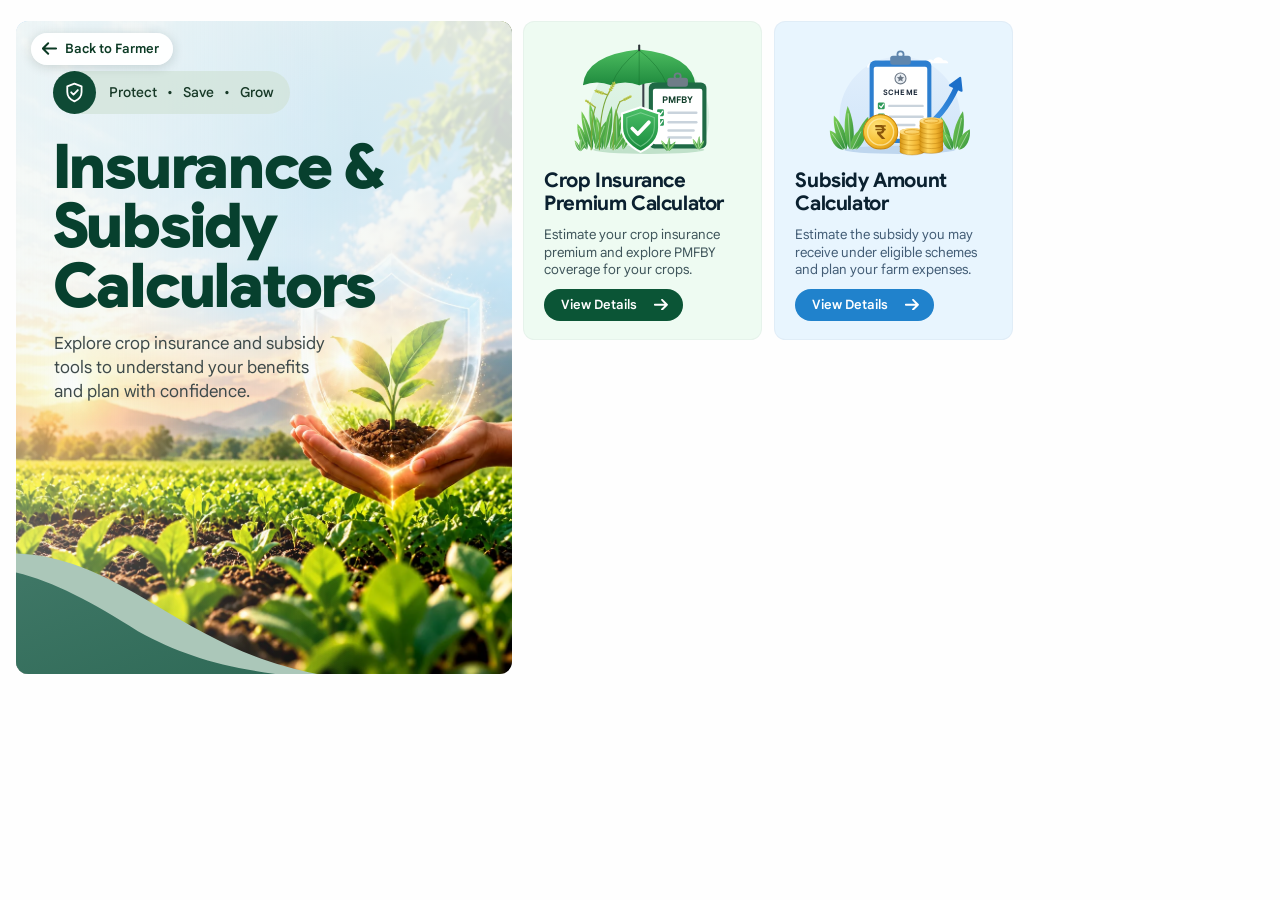
<file: insurance-subsidy-calculators.html>
<!doctype html>
<html lang="en">
  <head>
    <meta charset="UTF-8" />
    <meta name="viewport" content="width=device-width, initial-scale=1.0" />
    <meta
      name="description"
      content="My tools &amp; services serves as a ready reference for all categories of users like farmer, msme, fpo and exporters."
    />
    <link rel="icon" type="image/svg+xml" href="favicon.svg" />
    <title>Insurance & Subsidy Calculators · My Tools</title>
    <link rel="stylesheet" href="assets/css/style.css" />
  </head>
  <body>
    <div id="root" class="app-root">
    <main class="hub">
      <div class="hub__inner">
        <header class="hub-hero hub-hero--haze-strong" style="--subtitle-width: 370">
          <img class="hub-hero__photo" src="assets/images/insurance-subsidy/is-hero.webp" alt="Cupped hands holding a young plant in soil inside a glowing glass shield, above a field of seedlings at sunrise" />
          <svg class="hub-hero__wave" viewBox="0 0 650 160" preserveAspectRatio="none" aria-hidden="true">
    <path d="M0 2C60 4 110 26 180 68C250 110 310 144 395 160H0Z" fill="#abc7b9"></path>
    <path d="M0 27C50 39 100 66 160 104C215 134 265 150 340 160H0Z" fill="url(#hub-wave)"></path>
    <defs>
      <linearGradient id="hub-wave" x1="0" y1="0" x2="1" y2="1">
        <stop offset="0" stop-color="#3f7766"></stop>
        <stop offset="1" stop-color="#2f6a57"></stop>
      </linearGradient>
    </defs>
  </svg>
          <a href="farmer.html" data-page="farmer" class="back-btn" data-back-to="farmer" aria-label="Back to Farmer">
      <svg viewBox="3 5 17 14" fill="none" stroke="currentColor" stroke-width="2.2" stroke-linecap="round" stroke-linejoin="round" aria-hidden="true"><path d="M19 12H4M10 6l-6 6 6 6"></path></svg>
      <span>Back to Farmer</span>
    </a>
          <div class="hub-hero__text">
            <p class="hub-hero__tag">
              <span class="hub-hero__tag-icon"><svg viewBox="0 0 24 24" fill="none" aria-hidden="true">
    <path d="M12 2.8 19.5 5.6v5.9c0 4.6-3.1 8.1-7.5 9.9-4.4-1.8-7.5-5.3-7.5-9.9V5.6z" stroke="currentColor" stroke-width="1.9" stroke-linejoin="round"></path>
    <path d="m8.6 11.9 2.4 2.4 4.6-4.8" stroke="currentColor" stroke-width="1.9" stroke-linecap="round" stroke-linejoin="round"></path>
  </svg></span>
              <span class="hub-hero__tag-words">Protect <i aria-hidden="true">•</i> Save <i aria-hidden="true">•</i> Grow</span>
            </p>
            <div class="hub-hero__heading">
              <h1 class="hub-hero__title">
                Insurance &<br />Subsidy<br />Calculators
              </h1>
              <p class="hub-hero__subtitle">Explore crop insurance and subsidy tools to understand your benefits and plan with confidence.</p>
            </div>
          </div>
        </header>

        <ul class="hub-grid hub-grid--fixed-art" style="--art-height: 186" aria-label="Insurance and subsidy calculators">
          <li class="hcard" style="--accent: #0b5536; --tint: #eefbf2;">
            <div class="hcard__art">
              <svg viewBox="0 0 220 170" aria-hidden="true"><defs><linearGradient id="ins-leaf" x1="0" y1="0" x2="1" y2="1"><stop offset="0" stop-color="#7fd157"></stop><stop offset="1" stop-color="#2c8c3b"></stop></linearGradient><linearGradient id="ins-canopy" x1="0" y1="0" x2="0" y2="1"><stop offset="0" stop-color="#4cbc5f"></stop><stop offset="1" stop-color="#1f8a3e"></stop></linearGradient><linearGradient id="ins-shield" x1="0" y1="0" x2="0" y2="1"><stop offset="0" stop-color="#4cc068"></stop><stop offset="1" stop-color="#178a3c"></stop></linearGradient><linearGradient id="ins-grain" x1="0" y1="0" x2="0" y2="1"><stop offset="0" stop-color="#d7df5c"></stop><stop offset="1" stop-color="#a8b83a"></stop></linearGradient></defs><defs><linearGradient id="ins-disc" x1="0" y1="0" x2="0" y2="1"><stop offset="0" stop-color="#e4f6ea"></stop><stop offset="1" stop-color="#cdebd7"></stop></linearGradient><clipPath id="ins-cut"><rect x="0" y="0" width="220" height="160"></rect></clipPath></defs><circle cx="112" cy="112" r="88" fill="url(#ins-disc)" clip-path="url(#ins-cut)"></circle><ellipse cx="112" cy="160" rx="80.96000000000001" ry="6" fill="#c0e1ca"></ellipse><path d="M104 40V128" stroke="#3a4148" stroke-width="3" stroke-linecap="round"></path><path d="M16 66Q20 22 98 14Q176 22 180 66Q159.5 58 139 66Q118.5 58 98 66Q77.5 58 57 66Q36.5 58 16 66Z" fill="url(#ins-canopy)"></path><g stroke="#17732f" stroke-opacity="0.55" stroke-width="1.4" fill="none"><path d="M98 15Q69.3 36 57 66"></path><path d="M98 15Q98 36 98 66"></path><path d="M98 15Q126.7 36 139 66"></path></g><path d="M98 15V8" stroke="#2c3238" stroke-width="3" stroke-linecap="round"></path><g><g><path d="M30 160C34 146.7 24.6 119.2 14 104C13 122.4 19.6 150.9 30 160Z" fill="url(#ins-leaf)"></path><path d="M30 160L16.9 114.1" stroke="#ffffff" stroke-opacity="0.45" stroke-width="1.4" stroke-linecap="round"></path></g><g><path d="M38 160C43 145.1 35.5 111.4 26 92C23.7 113.4 28.2 147.7 38 160Z" fill="url(#ins-leaf)"></path><path d="M38 160L28.2 104.2" stroke="#ffffff" stroke-opacity="0.45" stroke-width="1.4" stroke-linecap="round"></path></g><g><path d="M48 160C57.4 148.4 60.9 116.1 58 96C49.1 114.3 42.6 146 48 160Z" fill="url(#ins-leaf)"></path><path d="M48 160L56.2 107.5" stroke="#ffffff" stroke-opacity="0.45" stroke-width="1.4" stroke-linecap="round"></path></g><g><path d="M56 160C66.7 152.1 74.3 125.6 74 108C62.9 121.6 52.5 147.1 56 160Z" fill="url(#ins-leaf)"></path><path d="M56 160L70.8 117.4" stroke="#ffffff" stroke-opacity="0.45" stroke-width="1.4" stroke-linecap="round"></path></g><g><path d="M66 160C73.1 147.8 70.6 117.8 64 100C58.6 118.2 58.1 148.2 66 160Z" fill="url(#ins-leaf)"></path><path d="M66 160L64.4 110.8" stroke="#ffffff" stroke-opacity="0.45" stroke-width="1.4" stroke-linecap="round"></path></g><g><path d="M74 160C84.3 152.8 90.9 128.3 90 112C79.5 124.5 70.1 148 74 160Z" fill="url(#ins-leaf)"></path><path d="M74 160L87.1 120.6" stroke="#ffffff" stroke-opacity="0.45" stroke-width="1.4" stroke-linecap="round"></path></g><g><path d="M22 160C26.2 149.8 17.8 131.3 8 122C6.6 135.5 12.2 155 22 160Z" fill="url(#ins-leaf)"></path><path d="M22 160L10.5 128.8" stroke="#ffffff" stroke-opacity="0.45" stroke-width="1.4" stroke-linecap="round"></path></g><g><path d="M44 160C49.8 149.2 44.3 125.4 36 112C32.5 127.4 35 151.6 44 160Z" fill="url(#ins-leaf)"></path><path d="M44 160L37.4 120.6" stroke="#ffffff" stroke-opacity="0.45" stroke-width="1.4" stroke-linecap="round"></path></g><g><path d="M62 160C72.7 157.3 82.4 139.5 84 126C72.4 132.9 60.1 149.1 62 160Z" fill="url(#ins-leaf)"></path><path d="M62 160L80 132.1" stroke="#ffffff" stroke-opacity="0.45" stroke-width="1.4" stroke-linecap="round"></path></g><g><path d="M34 160C44.2 154.3 50.8 132.7 50 118C39.6 128.5 30.2 148.9 34 160Z" fill="url(#ins-leaf)"></path><path d="M34 160L47.1 125.6" stroke="#ffffff" stroke-opacity="0.45" stroke-width="1.4" stroke-linecap="round"></path></g></g><g fill="none" stroke="#7aa83a" stroke-width="1.6" stroke-linecap="round"><path d="M40 160C40 120 44 96 52 80"></path><path d="M60 160C60 126 62 104 70 90"></path><path d="M28 160C28 128 30 110 34 98"></path></g><g><path d="M52 80L34.9 74.3" stroke="#9fb03a" stroke-width="2" stroke-linecap="round"></path><g fill="url(#ins-grain)"><ellipse cx="44.4" cy="78.9" rx="1.6" ry="0.8" transform="rotate(-193.6 44.4 78.9)"></ellipse><ellipse cx="45.2" cy="76.3" rx="1.6" ry="0.8" transform="rotate(-129.6 45.2 76.3)"></ellipse><ellipse cx="42" cy="78.1" rx="1.6" ry="0.8" transform="rotate(-193.6 42 78.1)"></ellipse><ellipse cx="42.9" cy="75.6" rx="1.6" ry="0.8" transform="rotate(-129.6 42.9 75.6)"></ellipse><ellipse cx="39.7" cy="77.3" rx="1.6" ry="0.8" transform="rotate(-193.6 39.7 77.3)"></ellipse><ellipse cx="40.5" cy="74.8" rx="1.6" ry="0.8" transform="rotate(-129.6 40.5 74.8)"></ellipse><ellipse cx="37.4" cy="76.5" rx="1.6" ry="0.8" transform="rotate(-193.6 37.4 76.5)"></ellipse><ellipse cx="38.2" cy="74" rx="1.6" ry="0.8" transform="rotate(-129.6 38.2 74)"></ellipse><ellipse cx="35" cy="75.7" rx="1.6" ry="0.8" transform="rotate(-193.6 35 75.7)"></ellipse><ellipse cx="35.9" cy="73.2" rx="1.6" ry="0.8" transform="rotate(-129.6 35.9 73.2)"></ellipse><ellipse cx="34" cy="74" rx="1.6" ry="0.8" transform="rotate(-161.6 34 74)"></ellipse></g></g><g><path d="M52 80L61.5 62.9" stroke="#9fb03a" stroke-width="2" stroke-linecap="round"></path><g fill="url(#ins-grain)"><ellipse cx="54.7" cy="72.1" rx="1.8" ry="0.9" transform="rotate(-92.9 54.7 72.1)"></ellipse><ellipse cx="57.3" cy="73.5" rx="1.8" ry="0.9" transform="rotate(-28.9 57.3 73.5)"></ellipse><ellipse cx="56.5" cy="69" rx="1.8" ry="0.9" transform="rotate(-92.9 56.5 69)"></ellipse><ellipse cx="59" cy="70.4" rx="1.8" ry="0.9" transform="rotate(-28.9 59 70.4)"></ellipse><ellipse cx="58.2" cy="65.9" rx="1.8" ry="0.9" transform="rotate(-92.9 58.2 65.9)"></ellipse><ellipse cx="60.7" cy="67.3" rx="1.8" ry="0.9" transform="rotate(-28.9 60.7 67.3)"></ellipse><ellipse cx="59.9" cy="62.7" rx="1.8" ry="0.9" transform="rotate(-92.9 59.9 62.7)"></ellipse><ellipse cx="62.5" cy="64.1" rx="1.8" ry="0.9" transform="rotate(-28.9 62.5 64.1)"></ellipse><ellipse cx="62" cy="62" rx="1.8" ry="0.9" transform="rotate(-60.9 62 62)"></ellipse></g></g><g><path d="M70 90L85.2 82.4" stroke="#9fb03a" stroke-width="2" stroke-linecap="round"></path><g fill="url(#ins-grain)"><ellipse cx="75.8" cy="85.7" rx="1.5" ry="0.8" transform="rotate(-58.6 75.8 85.7)"></ellipse><ellipse cx="77" cy="87.9" rx="1.5" ry="0.8" transform="rotate(5.4 77 87.9)"></ellipse><ellipse cx="78.6" cy="84.3" rx="1.5" ry="0.8" transform="rotate(-58.6 78.6 84.3)"></ellipse><ellipse cx="79.7" cy="86.5" rx="1.5" ry="0.8" transform="rotate(5.4 79.7 86.5)"></ellipse><ellipse cx="81.4" cy="82.9" rx="1.5" ry="0.8" transform="rotate(-58.6 81.4 82.9)"></ellipse><ellipse cx="82.5" cy="85.1" rx="1.5" ry="0.8" transform="rotate(5.4 82.5 85.1)"></ellipse><ellipse cx="84.2" cy="81.5" rx="1.5" ry="0.8" transform="rotate(-58.6 84.2 81.5)"></ellipse><ellipse cx="85.3" cy="83.8" rx="1.5" ry="0.8" transform="rotate(5.4 85.3 83.8)"></ellipse><ellipse cx="86" cy="82" rx="1.5" ry="0.8" transform="rotate(-26.6 86 82)"></ellipse></g></g><g><path d="M34 98L20.7 88.5" stroke="#9fb03a" stroke-width="2" stroke-linecap="round"></path><g fill="url(#ins-grain)"><ellipse cx="27.8" cy="94.9" rx="1.4" ry="0.7" transform="rotate(-176.5 27.8 94.9)"></ellipse><ellipse cx="29" cy="93.1" rx="1.4" ry="0.7" transform="rotate(-112.5 29 93.1)"></ellipse><ellipse cx="25.3" cy="93.2" rx="1.4" ry="0.7" transform="rotate(-176.5 25.3 93.2)"></ellipse><ellipse cx="26.6" cy="91.4" rx="1.4" ry="0.7" transform="rotate(-112.5 26.6 91.4)"></ellipse><ellipse cx="22.9" cy="91.4" rx="1.4" ry="0.7" transform="rotate(-176.5 22.9 91.4)"></ellipse><ellipse cx="24.2" cy="89.6" rx="1.4" ry="0.7" transform="rotate(-112.5 24.2 89.6)"></ellipse><ellipse cx="20.5" cy="89.7" rx="1.4" ry="0.7" transform="rotate(-176.5 20.5 89.7)"></ellipse><ellipse cx="21.8" cy="87.9" rx="1.4" ry="0.7" transform="rotate(-112.5 21.8 87.9)"></ellipse><ellipse cx="20" cy="88" rx="1.4" ry="0.7" transform="rotate(-144.5 20 88)"></ellipse></g></g><g><rect x="112" y="62" width="84" height="96" rx="8" fill="#1f6a45"></rect><rect x="118" y="71" width="72" height="81" rx="3" fill="#ffffff"></rect><rect x="139" y="55" width="30" height="13" rx="4" fill="#6f7d88"></rect><circle cx="154" cy="53" r="4.5" fill="none" stroke="#6f7d88" stroke-width="2.6"></circle><text x="154" y="92" text-anchor="middle" font-size="13.5" font-weight="700" fill="#123f2b" font-family="inherit">PMFBY</text><g><rect x="124" y="101" width="10" height="10" rx="2" fill="#2f9a5a"></rect><path d="M126.4 106l2.4 2.6 3.6-5" fill="none" stroke="#ffffff" stroke-width="1.8" stroke-linecap="round" stroke-linejoin="round"></path><rect x="139" y="104.2" width="44" height="3.6" rx="1.8" fill="#c9d3dc"></rect></g><g><rect x="124" y="115" width="10" height="10" rx="2" fill="#2f9a5a"></rect><path d="M126.4 120l2.4 2.6 3.6-5" fill="none" stroke="#ffffff" stroke-width="1.8" stroke-linecap="round" stroke-linejoin="round"></path><rect x="139" y="118.2" width="44" height="3.6" rx="1.8" fill="#c9d3dc"></rect></g><g><rect x="139" y="130.2" width="40" height="3.6" rx="1.8" fill="#c9d3dc"></rect></g><g><rect x="139" y="140.2" width="36" height="3.6" rx="1.8" fill="#c9d3dc"></rect></g></g><path d="M100 98L127 107V127C127 146 114 156 100 163C86 156 73 146 73 127V107Z" fill="url(#ins-shield)" stroke="#ffffff" stroke-width="3" stroke-linejoin="round"></path><path d="M100 106L120 113V127C120 141 111 149 100 155C89 149 80 141 80 127V113Z" fill="none" stroke="#9fe0b0" stroke-opacity="0.6" stroke-width="1.5"></path><path d="M88 129l8 8 16-17" fill="none" stroke="#ffffff" stroke-width="5.5" stroke-linecap="round" stroke-linejoin="round"></path><g><g><path d="M140 162C140.7 157.1 135.2 149.4 130 146C130.8 152.2 135.3 160.5 140 162Z" fill="url(#ins-leaf)"></path><path d="M140 162L131.8 148.9" stroke="#ffffff" stroke-opacity="0.45" stroke-width="1.4" stroke-linecap="round"></path></g><g><path d="M140 162C143.6 158.3 143.9 148.3 142 142C138.9 147.7 137.2 157.7 140 162Z" fill="url(#ins-leaf)"></path><path d="M140 162L141.6 145.6" stroke="#ffffff" stroke-opacity="0.45" stroke-width="1.4" stroke-linecap="round"></path></g><g><path d="M140 162C144.7 161.2 149.7 153.8 151 148C145.7 150.6 139.7 157.2 140 162Z" fill="url(#ins-leaf)"></path><path d="M140 162L149 150.5" stroke="#ffffff" stroke-opacity="0.45" stroke-width="1.4" stroke-linecap="round"></path></g></g><g><g><path d="M184 160C185.3 155.4 180.7 147.7 176 144C176.1 149.9 179.5 158.2 184 160Z" fill="url(#ins-leaf)"></path><path d="M184 160L177.4 146.9" stroke="#ffffff" stroke-opacity="0.45" stroke-width="1.4" stroke-linecap="round"></path></g><g><path d="M184 160C187.5 156.3 187.7 146.2 185.6 140C182.6 145.8 181.1 155.7 184 160Z" fill="url(#ins-leaf)"></path><path d="M184 160L185.3 143.6" stroke="#ffffff" stroke-opacity="0.45" stroke-width="1.4" stroke-linecap="round"></path></g><g><path d="M184 160C188.5 158.9 192.3 151.6 192.8 146C188 148.8 183.1 155.5 184 160Z" fill="url(#ins-leaf)"></path><path d="M184 160L191.2 148.5" stroke="#ffffff" stroke-opacity="0.45" stroke-width="1.4" stroke-linecap="round"></path></g></g><g><g><path d="M12 162C13.3 157.4 8.7 149.7 4 146C4.1 151.9 7.5 160.2 12 162Z" fill="url(#ins-leaf)"></path><path d="M12 162L5.4 148.9" stroke="#ffffff" stroke-opacity="0.45" stroke-width="1.4" stroke-linecap="round"></path></g><g><path d="M12 162C15.5 158.3 15.7 148.2 13.6 142C10.6 147.8 9.1 157.7 12 162Z" fill="url(#ins-leaf)"></path><path d="M12 162L13.3 145.6" stroke="#ffffff" stroke-opacity="0.45" stroke-width="1.4" stroke-linecap="round"></path></g><g><path d="M12 162C16.5 160.9 20.3 153.6 20.8 148C16 150.8 11.1 157.5 12 162Z" fill="url(#ins-leaf)"></path><path d="M12 162L19.2 150.5" stroke="#ffffff" stroke-opacity="0.45" stroke-width="1.4" stroke-linecap="round"></path></g></g></svg>
            </div>
            <h2 class="hcard__title">
              <span>Crop Insurance</span> <span>Premium Calculator</span>
            </h2>
            <p class="hcard__text">Estimate your crop insurance premium and explore PMFBY coverage for your crops.</p>
            <a href="https://pmfby.gov.in/" target="_blank" rel="noopener noreferrer" class="hcard__btn" aria-label="View details: Crop Insurance Premium Calculator (opens in a new tab)">
          View Details
          <svg viewBox="3 5 17 14" fill="none" stroke="currentColor" stroke-width="2.4" stroke-linecap="round" stroke-linejoin="round" aria-hidden="true"><path d="M4 12h15M13 6l6 6-6 6"></path></svg>
        </a>
          </li>
          <li class="hcard" style="--accent: #2082cc; --tint: #e8f5fe;">
            <div class="hcard__art">
              <svg viewBox="0 0 220 170" aria-hidden="true"><defs><linearGradient id="sub-leaf" x1="0" y1="0" x2="1" y2="1"><stop offset="0" stop-color="#7fd157"></stop><stop offset="1" stop-color="#2c8c3b"></stop></linearGradient><linearGradient id="sub-coin-side" x1="0" y1="0" x2="1" y2="0"><stop offset="0" stop-color="#d4920f"></stop><stop offset="0.35" stop-color="#ffd45c"></stop><stop offset="0.7" stop-color="#f1b431"></stop><stop offset="1" stop-color="#c7840c"></stop></linearGradient><linearGradient id="sub-coin-top" x1="0" y1="0" x2="1" y2="1"><stop offset="0" stop-color="#ffe9a3"></stop><stop offset="1" stop-color="#f5bb35"></stop></linearGradient><radialGradient id="sub-rupee" cx="0.38" cy="0.35" r="0.75"><stop offset="0" stop-color="#ffe27a"></stop><stop offset="0.65" stop-color="#f6bd2e"></stop><stop offset="1" stop-color="#d9940f"></stop></radialGradient><linearGradient id="sub-arrow" x1="0" y1="1" x2="1" y2="0"><stop offset="0" stop-color="#4ea4ef"></stop><stop offset="1" stop-color="#1c6fc9"></stop></linearGradient></defs><defs><linearGradient id="sub-disc" x1="0" y1="0" x2="0" y2="1"><stop offset="0" stop-color="#e2effc"></stop><stop offset="1" stop-color="#cbe2f8"></stop></linearGradient><clipPath id="sub-cut"><rect x="0" y="0" width="220" height="160"></rect></clipPath></defs><circle cx="112" cy="112" r="88" fill="url(#sub-disc)" clip-path="url(#sub-cut)"></circle><ellipse cx="112" cy="160" rx="80.96000000000001" ry="6" fill="#bed6ee"></ellipse><path d="M64 40c1.1 -6.6 8.8 -8.8 13.2 -4.4c2.2 -7.7 14.3 -8.8 17.6 -1.1c6.6 -1.1 9.9 3.3 8.8 5.5z" fill="#ffffff"></path><path d="M150 34c0.9 -5.4 7.2 -7.2 10.8 -3.6c1.8 -6.3 11.7 -7.2 14.4 -0.9c5.4 -0.9 8.1 2.7 7.2 4.5z" fill="#ffffff"></path><path d="M140 132C164 120 182 98 196 66" fill="none" stroke="url(#sub-arrow)" stroke-width="8" stroke-linecap="round"></path><path d="M185 66l15-11 2 19z" fill="#1c6fc9" stroke="#1c6fc9" stroke-width="3" stroke-linejoin="round"></path><g><path d="M34 160C39.3 146.8 28.6 122.4 16 110C14.2 127.6 21.5 153.2 34 160Z" fill="url(#sub-leaf)"></path><path d="M34 160L19.2 119" stroke="#ffffff" stroke-opacity="0.45" stroke-width="1.4" stroke-linecap="round"></path></g><g><path d="M40 160C48.7 146.6 44.8 114.7 36 96C29.6 115.7 29.7 147.8 40 160Z" fill="url(#sub-leaf)"></path><path d="M40 160L36.7 107.5" stroke="#ffffff" stroke-opacity="0.45" stroke-width="1.4" stroke-linecap="round"></path></g><g><path d="M48 160C60.5 153.7 67.7 129.1 66 112C53.5 123.7 42.7 147.1 48 160Z" fill="url(#sub-leaf)"></path><path d="M48 160L62.8 120.6" stroke="#ffffff" stroke-opacity="0.45" stroke-width="1.4" stroke-linecap="round"></path></g><g><path d="M30 160C33.7 148.9 22.2 136 10 132C9.8 144.8 18.3 159.9 30 160Z" fill="url(#sub-leaf)"></path><path d="M30 160L13.6 137" stroke="#ffffff" stroke-opacity="0.45" stroke-width="1.4" stroke-linecap="round"></path></g><g><path d="M42 160C53.7 157.8 60 141 58 128C46.4 134.2 36.7 149.4 42 160Z" fill="url(#sub-leaf)"></path><path d="M42 160L55.1 133.8" stroke="#ffffff" stroke-opacity="0.45" stroke-width="1.4" stroke-linecap="round"></path></g><g><path d="M184 160C190.8 148.1 183 124.6 172 112C168.2 128.2 172.4 152.7 184 160Z" fill="url(#sub-leaf)"></path><path d="M184 160L174.2 120.6" stroke="#ffffff" stroke-opacity="0.45" stroke-width="1.4" stroke-linecap="round"></path></g><g><path d="M188 160C194.2 150.8 186.5 138.6 176 134C172.7 145 177 158.8 188 160Z" fill="url(#sub-leaf)"></path><path d="M188 160L178.2 138.7" stroke="#ffffff" stroke-opacity="0.45" stroke-width="1.4" stroke-linecap="round"></path></g><g><path d="M192 160C203.7 150.8 207.8 122.4 204 104C193 119.2 185.1 146.8 192 160Z" fill="url(#sub-leaf)"></path><path d="M192 160L201.8 114.1" stroke="#ffffff" stroke-opacity="0.45" stroke-width="1.4" stroke-linecap="round"></path></g><g><path d="M198 160C209.6 158.5 215.9 142.6 214 130C202.5 135.4 192.8 149.5 198 160Z" fill="url(#sub-leaf)"></path><path d="M198 160L211.1 135.4" stroke="#ffffff" stroke-opacity="0.45" stroke-width="1.4" stroke-linecap="round"></path></g><g><rect x="68" y="30" width="90" height="120" rx="8" fill="#2d7fd0"></rect><rect x="74" y="39" width="78" height="105" rx="3" fill="#ffffff"></rect><rect x="98" y="23" width="30" height="13" rx="4" fill="#5f86ad"></rect><circle cx="113" cy="21" r="4.5" fill="none" stroke="#5f86ad" stroke-width="2.6"></circle><circle cx="113" cy="56" r="8" fill="#e9eef3" stroke="#6b7785" stroke-width="1.6"></circle><path d="M113 50.5l1.6 3.4 3.7.4-2.8 2.5.8 3.7-3.3-1.9-3.3 1.9.8-3.7-2.8-2.5 3.7-.4z" fill="#6b7785"></path><text x="113" y="80" text-anchor="middle" font-size="11" font-weight="700" fill="#1d2a3a" font-family="inherit" letter-spacing="0.3">SCHEME</text><g><rect x="80" y="91" width="10" height="10" rx="2" fill="#2f9a5a"></rect><path d="M82.4 96l2.4 2.6 3.6-5" fill="none" stroke="#ffffff" stroke-width="1.8" stroke-linecap="round" stroke-linejoin="round"></path><rect x="95" y="94.2" width="52" height="3.6" rx="1.8" fill="#c9d3dc"></rect></g><g><rect x="80" y="107" width="10" height="10" rx="2" fill="#2f9a5a"></rect><path d="M82.4 112l2.4 2.6 3.6-5" fill="none" stroke="#ffffff" stroke-width="1.8" stroke-linecap="round" stroke-linejoin="round"></path><rect x="95" y="110.2" width="52" height="3.6" rx="1.8" fill="#c9d3dc"></rect></g><g><rect x="95" y="122.2" width="40" height="3.6" rx="1.8" fill="#c9d3dc"></rect></g></g><g><path d="M112 155A18 5.5 0 0 1 148 155L148 162A18 5.5 0 0 1 112 162Z" fill="url(#sub-coin-side)"></path><path d="M112 162A18 5.5 0 0 0 148 162" fill="none" stroke="#b37708" stroke-opacity="0.55" stroke-width="1.1"></path><path d="M112 148A18 5.5 0 0 1 148 148L148 155A18 5.5 0 0 1 112 155Z" fill="url(#sub-coin-side)"></path><path d="M112 155A18 5.5 0 0 0 148 155" fill="none" stroke="#b37708" stroke-opacity="0.55" stroke-width="1.1"></path><path d="M112 141A18 5.5 0 0 1 148 141L148 148A18 5.5 0 0 1 112 148Z" fill="url(#sub-coin-side)"></path><path d="M112 148A18 5.5 0 0 0 148 148" fill="none" stroke="#b37708" stroke-opacity="0.55" stroke-width="1.1"></path><path d="M112 134A18 5.5 0 0 1 148 134L148 141A18 5.5 0 0 1 112 141Z" fill="url(#sub-coin-side)"></path><path d="M112 141A18 5.5 0 0 0 148 141" fill="none" stroke="#b37708" stroke-opacity="0.55" stroke-width="1.1"></path><ellipse cx="130" cy="134" rx="18" ry="5.5" fill="url(#sub-coin-top)"></ellipse><ellipse cx="130" cy="134" rx="11.9" ry="3.3" fill="none" stroke="#e2a223" stroke-width="1.3"></ellipse></g><g><path d="M141 153A17 5.2 0 0 1 175 153L175 160A17 5.2 0 0 1 141 160Z" fill="url(#sub-coin-side)"></path><path d="M141 160A17 5.2 0 0 0 175 160" fill="none" stroke="#b37708" stroke-opacity="0.55" stroke-width="1.1"></path><path d="M141 146A17 5.2 0 0 1 175 146L175 153A17 5.2 0 0 1 141 153Z" fill="url(#sub-coin-side)"></path><path d="M141 153A17 5.2 0 0 0 175 153" fill="none" stroke="#b37708" stroke-opacity="0.55" stroke-width="1.1"></path><path d="M141 139A17 5.2 0 0 1 175 139L175 146A17 5.2 0 0 1 141 146Z" fill="url(#sub-coin-side)"></path><path d="M141 146A17 5.2 0 0 0 175 146" fill="none" stroke="#b37708" stroke-opacity="0.55" stroke-width="1.1"></path><path d="M141 132A17 5.2 0 0 1 175 132L175 139A17 5.2 0 0 1 141 139Z" fill="url(#sub-coin-side)"></path><path d="M141 139A17 5.2 0 0 0 175 139" fill="none" stroke="#b37708" stroke-opacity="0.55" stroke-width="1.1"></path><path d="M141 125A17 5.2 0 0 1 175 125L175 132A17 5.2 0 0 1 141 132Z" fill="url(#sub-coin-side)"></path><path d="M141 132A17 5.2 0 0 0 175 132" fill="none" stroke="#b37708" stroke-opacity="0.55" stroke-width="1.1"></path><path d="M141 118A17 5.2 0 0 1 175 118L175 125A17 5.2 0 0 1 141 125Z" fill="url(#sub-coin-side)"></path><path d="M141 125A17 5.2 0 0 0 175 125" fill="none" stroke="#b37708" stroke-opacity="0.55" stroke-width="1.1"></path><ellipse cx="158" cy="118" rx="17" ry="5.2" fill="url(#sub-coin-top)"></ellipse><ellipse cx="158" cy="118" rx="11.2" ry="3.1" fill="none" stroke="#e2a223" stroke-width="1.3"></ellipse></g><circle cx="84" cy="134" r="25" fill="url(#sub-rupee)" stroke="#c9870c" stroke-width="1.5"></circle><circle cx="84" cy="134" r="19" fill="none" stroke="#fff1b8" stroke-opacity="0.7" stroke-width="2"></circle><text x="84" y="144" text-anchor="middle" font-size="28" font-weight="700" fill="#8a560a" font-family="inherit">₹</text></svg>
            </div>
            <h2 class="hcard__title">
              <span>Subsidy Amount</span> <span>Calculator</span>
            </h2>
            <p class="hcard__text">Estimate the subsidy you may receive under eligible schemes and plan your farm expenses.</p>
            <a href="https://calcwise.finance/pradhan-mantri-fasal-bima-yojana-calculator/" target="_blank" rel="noopener noreferrer" class="hcard__btn" aria-label="View details: Subsidy Amount Calculator (opens in a new tab)">
          View Details
          <svg viewBox="3 5 17 14" fill="none" stroke="currentColor" stroke-width="2.4" stroke-linecap="round" stroke-linejoin="round" aria-hidden="true"><path d="M4 12h15M13 6l6 6-6 6"></path></svg>
        </a>
          </li>
        </ul>
      </div>
    </main>
    </div>
    <script src="assets/js/main.js"></script>
  </body>
</html>
</file>
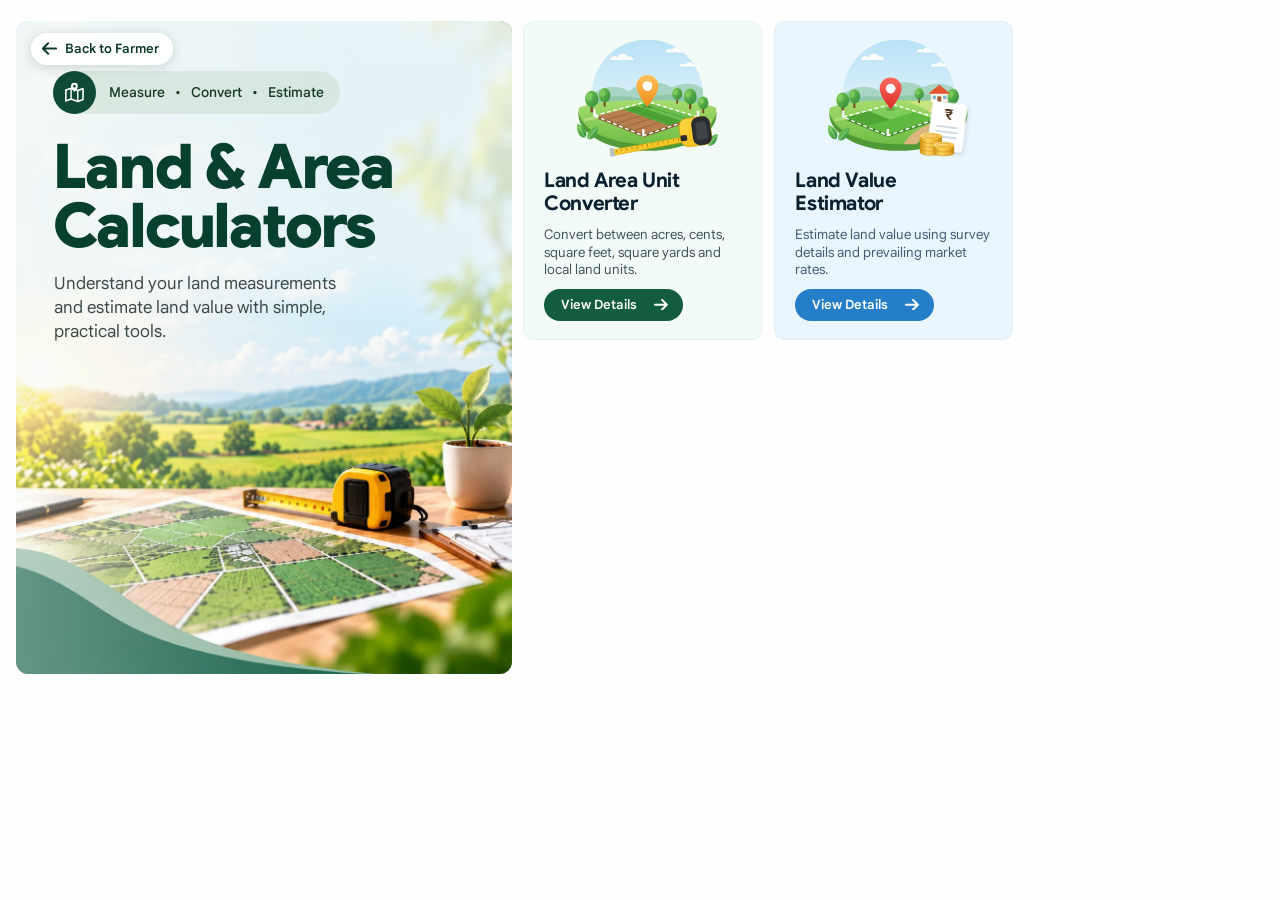
<file: land-area-calculators.html>
<!doctype html>
<html lang="en">
  <head>
    <meta charset="UTF-8" />
    <meta name="viewport" content="width=device-width, initial-scale=1.0" />
    <meta
      name="description"
      content="My tools &amp; services serves as a ready reference for all categories of users like farmer, msme, fpo and exporters."
    />
    <link rel="icon" type="image/svg+xml" href="favicon.svg" />
    <title>Land & Area Calculators · My Tools</title>
    <link rel="stylesheet" href="assets/css/style.css" />
  </head>
  <body>
    <div id="root" class="app-root">
    <main class="hub">
      <div class="hub__inner">
        <header class="hub-hero hub-hero--haze-strong" style="--subtitle-width: 400">
          <img class="hub-hero__photo" src="assets/images/land-area/la-hero.webp" alt="A survey map of farm plots, a tape measure and a potted plant on a table, with green fields and hills beyond" />
          
          <a href="farmer.html" data-page="farmer" class="back-btn" data-back-to="farmer" aria-label="Back to Farmer">
      <svg viewBox="3 5 17 14" fill="none" stroke="currentColor" stroke-width="2.2" stroke-linecap="round" stroke-linejoin="round" aria-hidden="true"><path d="M19 12H4M10 6l-6 6 6 6"></path></svg>
      <span>Back to Farmer</span>
    </a>
          <div class="hub-hero__text">
            <p class="hub-hero__tag">
              <span class="hub-hero__tag-icon"><svg viewBox="0 0 24 24" fill="none" aria-hidden="true">
    <path d="M3 9.5l5.5-2 7 2.5 5.5-2v11.5l-5.5 2-7-2.5-5.5 2z" stroke="currentColor" stroke-width="1.7" stroke-linejoin="round"></path>
    <path d="M8.5 7.5v11.5M15.5 10v11.5" stroke="currentColor" stroke-width="1.5"></path>
    <path d="M12 1.8a3.6 3.6 0 0 0-3.6 3.6c0 2.6 3.6 6 3.6 6s3.6-3.4 3.6-6A3.6 3.6 0 0 0 12 1.8z" fill="currentColor"></path>
    <circle cx="12" cy="5.4" r="1.4" fill="#10543a"></circle>
  </svg></span>
              <span class="hub-hero__tag-words">Measure <i aria-hidden="true">•</i> Convert <i aria-hidden="true">•</i> Estimate</span>
            </p>
            <div class="hub-hero__heading">
              <h1 class="hub-hero__title">
                Land & Area<br />Calculators
              </h1>
              <p class="hub-hero__subtitle">Understand your land measurements and estimate land value with simple, practical tools.</p>
            </div>
          </div>
        </header>

        <ul class="hub-grid hub-grid--fixed-art" style="--art-height: 186" aria-label="Land and area calculators">
          <li class="hcard" style="--accent: #145c3e; --tint: #f2fbf7;">
            <div class="hcard__art">
              <svg viewBox="0 9 220 180" aria-hidden="true"><defs><linearGradient id="lac-leaf" x1="0" y1="0" x2="1" y2="1"><stop offset="0" stop-color="#7fd157"></stop><stop offset="1" stop-color="#2c8c3b"></stop></linearGradient><linearGradient id="lac-tree" x1="0" y1="0" x2="1" y2="1"><stop offset="0" stop-color="#7acb54"></stop><stop offset="1" stop-color="#2f8a3a"></stop></linearGradient><linearGradient id="lac-tape" x1="0" y1="0" x2="1" y2="1"><stop offset="0" stop-color="#ffd84a"></stop><stop offset="1" stop-color="#f2b705"></stop></linearGradient></defs><defs><clipPath id="lac-sky-clip"><circle cx="110" cy="94" r="86"></circle></clipPath><linearGradient id="lac-sky" x1="0" y1="0" x2="0" y2="1"><stop offset="0" stop-color="#b6e0f6"></stop><stop offset="0.75" stop-color="#e8f6fb"></stop></linearGradient><linearGradient id="lac-ground" x1="0" y1="0" x2="0" y2="1"><stop offset="0" stop-color="#a6dc6c"></stop><stop offset="1" stop-color="#6fbd46"></stop></linearGradient></defs><g clip-path="url(#lac-sky-clip)"><rect width="220" height="190" fill="url(#lac-sky)"></rect><path d="M52 40c1 -6 8 -8 12 -4c2 -7 13 -8 16 -1c6 -1 9 3 8 5z" fill="#ffffff"></path><path d="M138 28c0.9 -5.1 6.8 -6.8 10.2 -3.4c1.7 -5.9 11 -6.8 13.6 -0.8c5.1 -0.8 7.7 2.6 6.8 4.3z" fill="#ffffff"></path><path d="M160 50c0.7 -4.2 5.6 -5.6 8.4 -2.8c1.4 -4.9 9.1 -5.6 11.2 -0.7c4.2 -0.7 6.3 2.1 5.6 3.5z" fill="#ffffff"></path><path d="M20 96C40 80 60 76 82 88C102 72 126 70 148 82C168 72 190 76 206 90V116H20Z" fill="#a8d5c3"></path><path d="M20 104C44 94 72 94 98 99C132 90 168 92 206 102V118H20Z" fill="#8fc8a8"></path></g><path d="M4 118C30 104 190 104 216 118C222 150 176 180 110 180C44 180 -2 150 4 118Z" fill="#4f9a37"></path><path d="M4 114C30 98 190 98 216 114C220 142 176 170 110 170C44 170 0 142 4 114Z" fill="url(#lac-ground)"></path><path d="M14 132C60 120 160 120 206 134" fill="none" stroke="#c4e88c" stroke-opacity="0.6" stroke-width="5" stroke-linecap="round"></path><g><rect x="22.2" y="106.9" width="3.7" height="13.8" rx="1" fill="#7a4a24"></rect><ellipse cx="24" cy="100" rx="10.4" ry="12.6" fill="url(#lac-tree)"></ellipse><ellipse cx="20.6" cy="96.6" rx="4.6" ry="5.8" fill="#8fd668" opacity="0.6"></ellipse></g><g><rect x="42.4" y="100" width="3.2" height="12" rx="1" fill="#7a4a24"></rect><ellipse cx="44" cy="94" rx="9" ry="11" fill="url(#lac-tree)"></ellipse><ellipse cx="41" cy="91" rx="4" ry="5" fill="#8fd668" opacity="0.6"></ellipse></g><g><rect x="154.6" y="97.1" width="2.7" height="10.2" rx="1" fill="#7a4a24"></rect><ellipse cx="156" cy="92" rx="7.7" ry="9.4" fill="url(#lac-tree)"></ellipse><ellipse cx="153.5" cy="89.5" rx="3.4" ry="4.3" fill="#8fd668" opacity="0.6"></ellipse></g><g><rect x="174.2" y="102.6" width="3.5" height="13.2" rx="1" fill="#7a4a24"></rect><ellipse cx="176" cy="96" rx="9.9" ry="12.1" fill="url(#lac-tree)"></ellipse><ellipse cx="172.7" cy="92.7" rx="4.4" ry="5.5" fill="#8fd668" opacity="0.6"></ellipse></g><g><rect x="194.6" y="111.4" width="2.9" height="10.8" rx="1" fill="#7a4a24"></rect><ellipse cx="196" cy="106" rx="8.1" ry="9.9" fill="url(#lac-tree)"></ellipse><ellipse cx="193.3" cy="103.3" rx="3.6" ry="4.5" fill="#8fd668" opacity="0.6"></ellipse></g><g><polygon points="34 126 104 154 182 128 182 133 104 159 34 131" fill="#8a5a34"></polygon><polygon points="34 126 72 116 143 141 104 154" fill="#b77d4f"></polygon><g stroke="#94623b" stroke-width="1.3"><line x1="48" y1="131.6" x2="86.2" y2="121"></line><line x1="62" y1="137.2" x2="100.4" y2="126"></line><line x1="76" y1="142.8" x2="114.6" y2="131"></line><line x1="90" y1="148.4" x2="128.8" y2="136"></line></g><polygon points="72 116 110 106 182 128 143 141" fill="#4da336"></polygon><polygon points="91 111 110 106 182 128 162.5 134.5" fill="#6cbf4e"></polygon><g stroke="#3f8f2b" stroke-opacity="0.7" stroke-width="1.2"><line x1="81.5" y1="113.5" x2="152.8" y2="137.8"></line><line x1="91" y1="111" x2="162.5" y2="134.5"></line><line x1="100.5" y1="108.5" x2="172.3" y2="131.3"></line></g><polygon points="28.1 125.8 110.2 103.8 188 128 103.7 156.6" fill="none" stroke="#ffffff" stroke-width="2.2" stroke-dasharray="6 4" stroke-linejoin="round"></polygon><g><rect x="26.3" y="115.8" width="3.6" height="11" rx="1" fill="#ffffff"></rect><rect x="26.3" y="115.8" width="1.4" height="11" fill="#d8e3dd"></rect></g><g><rect x="108.4" y="93.8" width="3.6" height="11" rx="1" fill="#ffffff"></rect><rect x="108.4" y="93.8" width="1.4" height="11" fill="#d8e3dd"></rect></g><g><rect x="186.2" y="118" width="3.6" height="11" rx="1" fill="#ffffff"></rect><rect x="186.2" y="118" width="1.4" height="11" fill="#d8e3dd"></rect></g><g><rect x="101.9" y="146.6" width="3.6" height="11" rx="1" fill="#ffffff"></rect><rect x="101.9" y="146.6" width="1.4" height="11" fill="#d8e3dd"></rect></g></g><g><defs><linearGradient id="lac-pin" x1="0" y1="0" x2="0" y2="1"><stop offset="0" stop-color="#ffc35c"></stop><stop offset="1" stop-color="#f08a17"></stop></linearGradient></defs><ellipse cx="110" cy="112" rx="7" ry="2.4" fill="#2f6b2a" opacity="0.35"></ellipse><path d="M110 112C110 112 93 92 93 80A17 17 0 1 1 127 80C127 92 110 112 110 112Z" fill="url(#lac-pin)"></path><circle cx="110" cy="80" r="7.5" fill="#ffffff"></circle></g><g><path d="M14 160C19.5 151.3 11.9 141.2 2 138C-0.7 148 3.7 159.9 14 160Z" fill="url(#lac-leaf)"></path><path d="M14 160L4.2 142" stroke="#ffffff" stroke-opacity="0.45" stroke-width="1.4" stroke-linecap="round"></path></g><g><path d="M18 162C28.2 163.6 34.8 152.5 34 142C23.6 143.5 14.2 152.4 18 162Z" fill="url(#lac-leaf)"></path><path d="M18 162L31.1 145.6" stroke="#ffffff" stroke-opacity="0.45" stroke-width="1.4" stroke-linecap="round"></path></g><g><path d="M204 172C213.1 173.3 218.9 163.3 218 154C208.7 155.5 200.5 163.5 204 172Z" fill="url(#lac-leaf)"></path><path d="M204 172L215.5 157.2" stroke="#ffffff" stroke-opacity="0.45" stroke-width="1.4" stroke-linecap="round"></path></g><path d="M58 178L168 158L169 166L59 187Z" fill="url(#lac-tape)" stroke="#d69c00" stroke-width="0.8"></path><g stroke="#7a5a00" stroke-width="0.9"><line x1="62" y1="178.6" x2="62" y2="182.8"></line><line x1="70" y1="177.1" x2="70" y2="179.7"></line><line x1="78" y1="175.7" x2="78" y2="179.9"></line><line x1="86" y1="174.2" x2="86" y2="176.8"></line><line x1="94" y1="172.8" x2="94" y2="177"></line><line x1="102" y1="171.3" x2="102" y2="173.9"></line><line x1="110" y1="169.8" x2="110" y2="174"></line><line x1="118" y1="168.4" x2="118" y2="171"></line><line x1="126" y1="166.9" x2="126" y2="171.1"></line><line x1="134" y1="165.4" x2="134" y2="168"></line><line x1="142" y1="164" x2="142" y2="168.2"></line><line x1="150" y1="162.5" x2="150" y2="165.1"></line><line x1="158" y1="161.1" x2="158" y2="165.3"></line><line x1="166" y1="159.6" x2="166" y2="162.2"></line></g><rect x="52" y="176" width="7" height="13" rx="1.5" fill="#b8c2c8" transform="rotate(-10 55 182)"></rect><g transform="rotate(-8 186 150)"><rect x="160" y="128" width="48" height="44" rx="12" fill="url(#lac-tape)" stroke="#d29a00" stroke-width="1"></rect><rect x="179" y="128" width="29" height="44" rx="11" fill="#2b2d30"></rect><rect x="185" y="136" width="17" height="28" rx="5" fill="#3f4246"></rect><rect x="160" y="153" width="10" height="9" rx="2" fill="#2b2d30"></rect></g></svg>
            </div>
            <h2 class="hcard__title">
              <span>Land Area Unit</span> <span>Converter</span>
            </h2>
            <p class="hcard__text">Convert between acres, cents, square feet, square yards and local land units.</p>
            <a href="https://www.magicbricks.com/area-converter-pppfa" target="_blank" rel="noopener noreferrer" class="hcard__btn" aria-label="View details: Land Area Unit Converter (opens in a new tab)">
          View Details
          <svg viewBox="3 5 17 14" fill="none" stroke="currentColor" stroke-width="2.4" stroke-linecap="round" stroke-linejoin="round" aria-hidden="true"><path d="M4 12h15M13 6l6 6-6 6"></path></svg>
        </a>
          </li>
          <li class="hcard" style="--accent: #247ec8; --tint: #eaf6fd;">
            <div class="hcard__art">
              <svg viewBox="0 9 220 180" aria-hidden="true"><defs><linearGradient id="lve-leaf" x1="0" y1="0" x2="1" y2="1"><stop offset="0" stop-color="#7fd157"></stop><stop offset="1" stop-color="#2c8c3b"></stop></linearGradient><linearGradient id="lve-coin-side" x1="0" y1="0" x2="1" y2="0"><stop offset="0" stop-color="#d4920f"></stop><stop offset="0.35" stop-color="#ffd45c"></stop><stop offset="0.7" stop-color="#f1b431"></stop><stop offset="1" stop-color="#c7840c"></stop></linearGradient><linearGradient id="lve-coin-top" x1="0" y1="0" x2="1" y2="1"><stop offset="0" stop-color="#ffe9a3"></stop><stop offset="1" stop-color="#f5bb35"></stop></linearGradient><linearGradient id="lve-tree" x1="0" y1="0" x2="1" y2="1"><stop offset="0" stop-color="#7acb54"></stop><stop offset="1" stop-color="#2f8a3a"></stop></linearGradient><filter id="lve-shadow" x="-20%" y="-20%" width="140%" height="140%"><feDropShadow dx="2" dy="3" stdDeviation="3" flood-color="#1d4f7a" flood-opacity="0.2"></feDropShadow></filter></defs><defs><clipPath id="lve-sky-clip"><circle cx="110" cy="94" r="86"></circle></clipPath><linearGradient id="lve-sky" x1="0" y1="0" x2="0" y2="1"><stop offset="0" stop-color="#b6e0f6"></stop><stop offset="0.75" stop-color="#e8f6fb"></stop></linearGradient><linearGradient id="lve-ground" x1="0" y1="0" x2="0" y2="1"><stop offset="0" stop-color="#a6dc6c"></stop><stop offset="1" stop-color="#6fbd46"></stop></linearGradient></defs><g clip-path="url(#lve-sky-clip)"><rect width="220" height="190" fill="url(#lve-sky)"></rect><path d="M52 40c1 -6 8 -8 12 -4c2 -7 13 -8 16 -1c6 -1 9 3 8 5z" fill="#ffffff"></path><path d="M138 28c0.9 -5.1 6.8 -6.8 10.2 -3.4c1.7 -5.9 11 -6.8 13.6 -0.8c5.1 -0.8 7.7 2.6 6.8 4.3z" fill="#ffffff"></path><path d="M160 50c0.7 -4.2 5.6 -5.6 8.4 -2.8c1.4 -4.9 9.1 -5.6 11.2 -0.7c4.2 -0.7 6.3 2.1 5.6 3.5z" fill="#ffffff"></path><path d="M20 96C40 80 60 76 82 88C102 72 126 70 148 82C168 72 190 76 206 90V116H20Z" fill="#a8d5c3"></path><path d="M20 104C44 94 72 94 98 99C132 90 168 92 206 102V118H20Z" fill="#8fc8a8"></path></g><path d="M4 118C30 104 190 104 216 118C222 150 176 180 110 180C44 180 -2 150 4 118Z" fill="#4f9a37"></path><path d="M4 114C30 98 190 98 216 114C220 142 176 170 110 170C44 170 0 142 4 114Z" fill="url(#lve-ground)"></path><path d="M14 132C60 120 160 120 206 134" fill="none" stroke="#c4e88c" stroke-opacity="0.6" stroke-width="5" stroke-linecap="round"></path><polygon points="124,104 170,102 200,112 152,116" fill="#c7e57f"></polygon><polygon points="152,116 200,112 212,122 170,128" fill="#e5d78f"></polygon><path d="M118 170C128 152 150 138 192 128L200 133C164 144 146 156 138 170Z" fill="#dcb67e"></path><g><rect x="22.2" y="108.6" width="3.5" height="13.2" rx="1" fill="#7a4a24"></rect><ellipse cx="24" cy="102" rx="9.9" ry="12.1" fill="url(#lve-tree)"></ellipse><ellipse cx="20.7" cy="98.7" rx="4.4" ry="5.5" fill="#8fd668" opacity="0.6"></ellipse></g><g><rect x="40.4" y="102" width="3.2" height="12" rx="1" fill="#7a4a24"></rect><ellipse cx="42" cy="96" rx="9" ry="11" fill="url(#lve-tree)"></ellipse><ellipse cx="39" cy="93" rx="4" ry="5" fill="#8fd668" opacity="0.6"></ellipse></g><g><rect x="140.7" y="96.8" width="2.6" height="9.6" rx="1" fill="#7a4a24"></rect><ellipse cx="142" cy="92" rx="7.2" ry="8.8" fill="url(#lve-tree)"></ellipse><ellipse cx="139.6" cy="89.6" rx="3.2" ry="4" fill="#8fd668" opacity="0.6"></ellipse></g><g><rect x="192.3" y="102.3" width="3.4" height="12.6" rx="1" fill="#7a4a24"></rect><ellipse cx="194" cy="96" rx="9.5" ry="11.6" fill="url(#lve-tree)"></ellipse><ellipse cx="190.9" cy="92.9" rx="4.2" ry="5.3" fill="#8fd668" opacity="0.6"></ellipse></g><rect x="160" y="90" width="26" height="15" fill="#fbf3e4"></rect><polygon points="156,92 173,78 190,92" fill="#e2552f"></polygon><rect x="170" y="96" width="6" height="9" fill="#9b5a33"></rect><rect x="163" y="95" width="5" height="5" fill="#7fb4d8"></rect><rect x="179" y="95" width="5" height="5" fill="#7fb4d8"></rect><g><polygon points="30 128 94 154 166 130 166 135 94 159 30 133" fill="#3f8a2c"></polygon><polygon points="30 128 100 110 166 130 94 154" fill="#5fb840"></polygon><polygon points="65 119 100 110 133 120 97 132" fill="#7fcd5c"></polygon><polygon points="30 128 65 119 97 132 62 141" fill="#4ea535"></polygon><polygon points="24.6 127.8 100.2 108 171.5 130 93.7 156.4" fill="none" stroke="#ffffff" stroke-width="2.2" stroke-dasharray="6 4" stroke-linejoin="round"></polygon><g><rect x="22.8" y="117.8" width="3.6" height="11" rx="1" fill="#ffffff"></rect><rect x="22.8" y="117.8" width="1.4" height="11" fill="#d8e3dd"></rect></g><g><rect x="98.4" y="98" width="3.6" height="11" rx="1" fill="#ffffff"></rect><rect x="98.4" y="98" width="1.4" height="11" fill="#d8e3dd"></rect></g><g><rect x="169.7" y="120" width="3.6" height="11" rx="1" fill="#ffffff"></rect><rect x="169.7" y="120" width="1.4" height="11" fill="#d8e3dd"></rect></g><g><rect x="91.9" y="146.4" width="3.6" height="11" rx="1" fill="#ffffff"></rect><rect x="91.9" y="146.4" width="1.4" height="11" fill="#d8e3dd"></rect></g></g><g><defs><linearGradient id="lve-pin" x1="0" y1="0" x2="0" y2="1"><stop offset="0" stop-color="#ff6b5f"></stop><stop offset="1" stop-color="#d92b25"></stop></linearGradient></defs><ellipse cx="98" cy="116" rx="7" ry="2.4" fill="#2f6b2a" opacity="0.35"></ellipse><path d="M98 116C98 116 81 96 81 84A17 17 0 1 1 115 84C115 96 98 116 98 116Z" fill="url(#lve-pin)"></path><circle cx="98" cy="84" r="7.5" fill="#ffffff"></circle></g><g><path d="M14 162C19.5 153.3 11.9 143.2 2 140C-0.7 150 3.7 161.9 14 162Z" fill="url(#lve-leaf)"></path><path d="M14 162L4.2 144" stroke="#ffffff" stroke-opacity="0.45" stroke-width="1.4" stroke-linecap="round"></path></g><g><path d="M18 164C28.2 165.6 34.8 154.5 34 144C23.6 145.5 14.2 154.4 18 164Z" fill="url(#lve-leaf)"></path><path d="M18 164L31.1 147.6" stroke="#ffffff" stroke-opacity="0.45" stroke-width="1.4" stroke-linecap="round"></path></g><g filter="url(#lve-shadow)" transform="rotate(7 188 146)"><path d="M164 106h42a6 6 0 0 1 6 6v62a6 6 0 0 1-6 6h-42a6 6 0 0 1-6-6v-62a6 6 0 0 1 6-6z" fill="#ffffff"></path></g><g transform="rotate(7 188 146)"><text x="185" y="132" text-anchor="middle" font-size="22" font-weight="700" fill="#5a3a1f" font-family="inherit">₹</text><rect x="168" y="142" width="34" height="3" rx="1.5" fill="#d3dbe2"></rect><rect x="168" y="150" width="34" height="3" rx="1.5" fill="#d3dbe2"></rect><rect x="168" y="158" width="34" height="3" rx="1.5" fill="#d3dbe2"></rect><rect x="168" y="166" width="22" height="3" rx="1.5" fill="#d3dbe2"></rect></g><g><path d="M143 175.8A17 5 0 0 1 177 175.8L177 182A17 5 0 0 1 143 182Z" fill="url(#lve-coin-side)"></path><path d="M143 182A17 5 0 0 0 177 182" fill="none" stroke="#b37708" stroke-opacity="0.55" stroke-width="1.1"></path><path d="M143 169.6A17 5 0 0 1 177 169.6L177 175.8A17 5 0 0 1 143 175.8Z" fill="url(#lve-coin-side)"></path><path d="M143 175.8A17 5 0 0 0 177 175.8" fill="none" stroke="#b37708" stroke-opacity="0.55" stroke-width="1.1"></path><path d="M143 163.4A17 5 0 0 1 177 163.4L177 169.6A17 5 0 0 1 143 169.6Z" fill="url(#lve-coin-side)"></path><path d="M143 169.6A17 5 0 0 0 177 169.6" fill="none" stroke="#b37708" stroke-opacity="0.55" stroke-width="1.1"></path><path d="M143 157.2A17 5 0 0 1 177 157.2L177 163.4A17 5 0 0 1 143 163.4Z" fill="url(#lve-coin-side)"></path><path d="M143 163.4A17 5 0 0 0 177 163.4" fill="none" stroke="#b37708" stroke-opacity="0.55" stroke-width="1.1"></path><ellipse cx="160" cy="157.2" rx="17" ry="5" fill="url(#lve-coin-top)"></ellipse><ellipse cx="160" cy="157.2" rx="11.2" ry="3" fill="none" stroke="#e2a223" stroke-width="1.3"></ellipse></g><g><path d="M164 177A16 4.8 0 0 1 196 177L196 183A16 4.8 0 0 1 164 183Z" fill="url(#lve-coin-side)"></path><path d="M164 183A16 4.8 0 0 0 196 183" fill="none" stroke="#b37708" stroke-opacity="0.55" stroke-width="1.1"></path><path d="M164 171A16 4.8 0 0 1 196 171L196 177A16 4.8 0 0 1 164 177Z" fill="url(#lve-coin-side)"></path><path d="M164 177A16 4.8 0 0 0 196 177" fill="none" stroke="#b37708" stroke-opacity="0.55" stroke-width="1.1"></path><ellipse cx="180" cy="171" rx="16" ry="4.8" fill="url(#lve-coin-top)"></ellipse><ellipse cx="180" cy="171" rx="10.6" ry="2.9" fill="none" stroke="#e2a223" stroke-width="1.3"></ellipse></g></svg>
            </div>
            <h2 class="hcard__title">
              <span>Land Value</span> <span>Estimator</span>
            </h2>
            <p class="hcard__text">Estimate land value using survey details and prevailing market rates.</p>
            <a href="https://web.landeed.com/andhra-pradesh/market-value" target="_blank" rel="noopener noreferrer" class="hcard__btn" aria-label="View details: Land Value Estimator (opens in a new tab)">
          View Details
          <svg viewBox="3 5 17 14" fill="none" stroke="currentColor" stroke-width="2.4" stroke-linecap="round" stroke-linejoin="round" aria-hidden="true"><path d="M4 12h15M13 6l6 6-6 6"></path></svg>
        </a>
          </li>
        </ul>
      </div>
    </main>
    </div>
    <script src="assets/js/main.js"></script>
  </body>
</html>
</file>
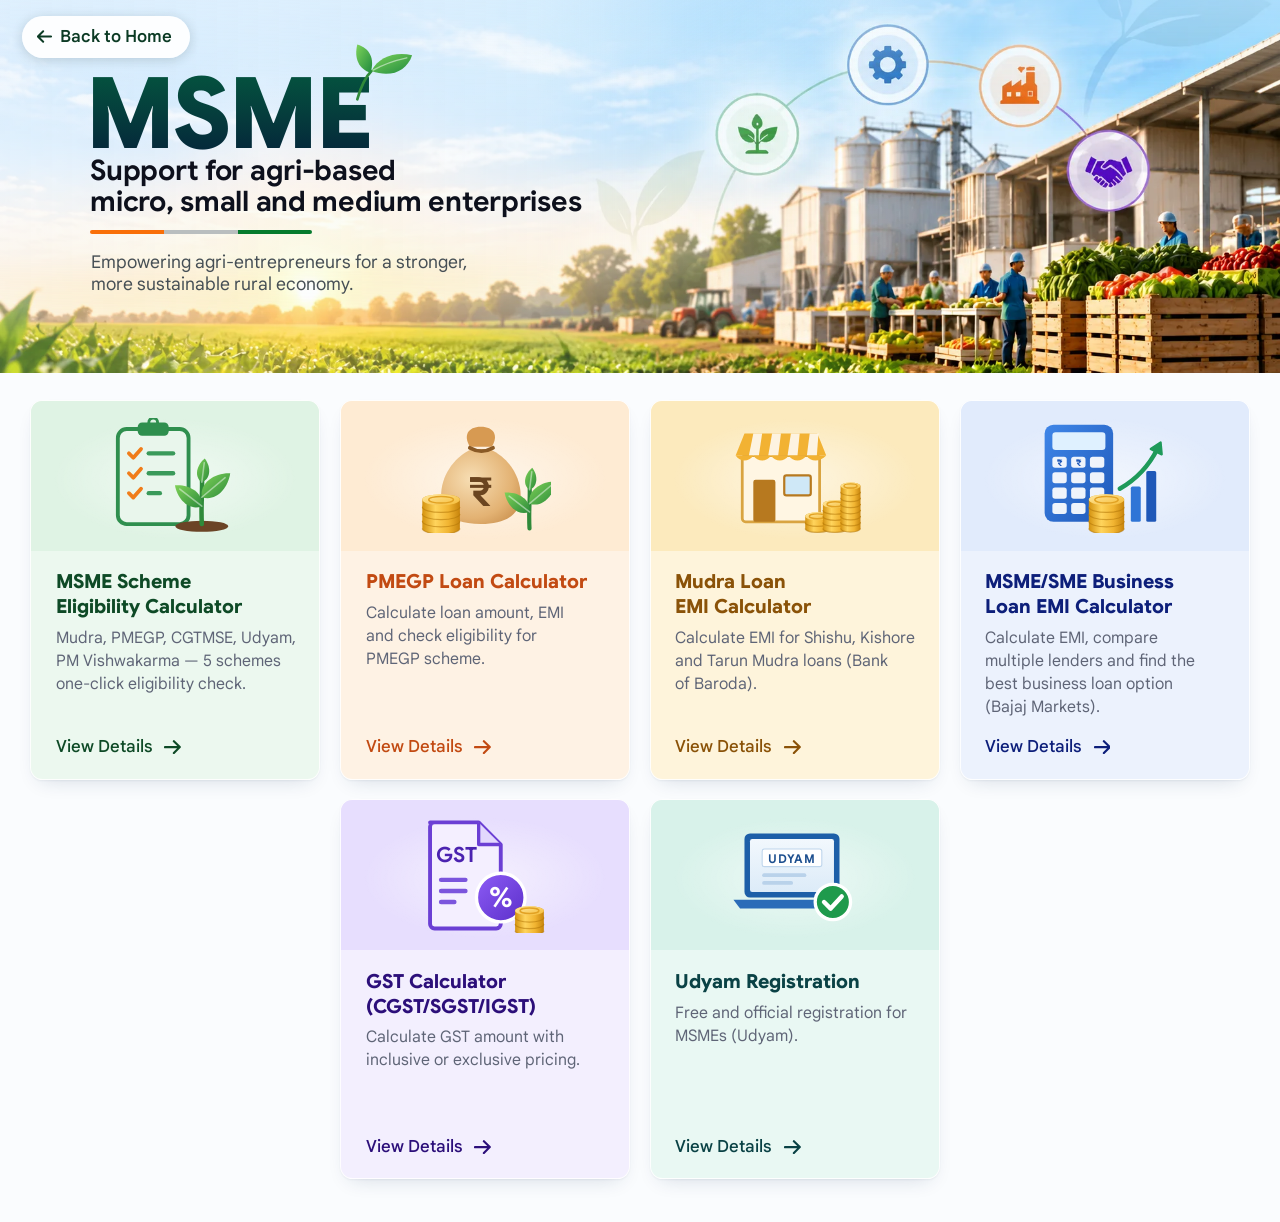
<file: msme.html>
<!doctype html>
<html lang="en">
  <head>
    <meta charset="UTF-8" />
    <meta name="viewport" content="width=device-width, initial-scale=1.0" />
    <meta
      name="description"
      content="My tools &amp; services serves as a ready reference for all categories of users like farmer, msme, fpo and exporters."
    />
    <link rel="icon" type="image/svg+xml" href="favicon.svg" />
    <title>MSME Calculators · My Tools</title>
    <link rel="stylesheet" href="assets/css/style.css" />
  </head>
  <body>
    <div id="root" class="app-root">
    <main class="msme">
      <header class="msme-hero">
        <img class="msme-hero__photo" src="assets/images/msme/msme-header.webp" alt="Workers sorting fresh vegetables into crates at an agri-processing unit with grain silos, beside green fields at sunrise" />
        <a href="index.html" data-page="home" class="back-btn" data-back-to="home" aria-label="Back to Home">
      <svg viewBox="3 5 17 14" fill="none" stroke="currentColor" stroke-width="2.2" stroke-linecap="round" stroke-linejoin="round" aria-hidden="true"><path d="M19 12H4M10 6l-6 6 6 6"></path></svg>
      <span>Back to Home</span>
    </a>
        <div class="msme-hero__text">
          <h1 class="msme-hero__title">MSME</h1>
          <svg class="msme-hero__leaf" viewBox="0 0 70 68" aria-hidden="true">
    <defs>
      <linearGradient id="msme-title-leaf" x1="0" y1="0" x2="1" y2="1">
        <stop offset="0" stop-color="#7dd35a"></stop>
        <stop offset="1" stop-color="#1f8a3e"></stop>
      </linearGradient>
    </defs>
    <path d="M6 66C10 52 14 42 22 34" fill="none" stroke="#2f8a3a" stroke-width="3" stroke-linecap="round"></path>
    <path d="M21 36C8 32 2 20 6 4c14 4 20 16 15 32z" fill="url(#msme-title-leaf)"></path>
    <path d="M22 34C30 18 48 12 68 16 62 34 44 42 22 34z" fill="url(#msme-title-leaf)"></path>
    <path d="M24 33C36 26 48 22 62 19" fill="none" stroke="#ffffff" stroke-opacity="0.5" stroke-width="1.5" stroke-linecap="round"></path>
  </svg>
          <p class="msme-hero__subtitle">
            Support for agri-based <br />
            micro, small and medium enterprises
          </p>
          <span class="msme-hero__stripe" aria-hidden="true"></span>
          <p class="msme-hero__note">
            Empowering agri-entrepreneurs for a stronger, <br />
            more sustainable rural economy.
          </p>
        </div>
      </header>

      <ul class="msme-grid" aria-label="MSME calculators">
        <li class="mcard" style="--accent: #0e4a26; --soft: #e6f6ea; --strong: #d2efd9;">
          <div class="mcard__art">
            <svg viewBox="0 0 120 104" aria-hidden="true"><defs><linearGradient id="el-leaf" x1="0" y1="0" x2="1" y2="1"><stop offset="0" stop-color="#7fd157"></stop><stop offset="1" stop-color="#2c8c3b"></stop></linearGradient></defs><rect x="8" y="10" width="64" height="86" rx="8" fill="#e9f6ec" stroke="#2f8f4e" stroke-width="3.5"></rect><rect x="26" y="4" width="28" height="12" rx="4" fill="#2f8f4e"></rect><circle cx="40" cy="4" r="4" fill="none" stroke="#2f8f4e" stroke-width="2.6"></circle><g><path d="M18 32l4 4 7-8" fill="none" stroke="#f07d1a" stroke-width="3.4" stroke-linecap="round" stroke-linejoin="round"></path><rect x="34" y="30" width="26" height="4" rx="2" fill="#3a9a5a"></rect></g><g><path d="M18 50l4 4 7-8" fill="none" stroke="#f07d1a" stroke-width="3.4" stroke-linecap="round" stroke-linejoin="round"></path><rect x="34" y="48" width="26" height="4" rx="2" fill="#3a9a5a"></rect></g><g><path d="M18 68l4 4 7-8" fill="none" stroke="#f07d1a" stroke-width="3.4" stroke-linecap="round" stroke-linejoin="round"></path><rect x="34" y="66" width="14" height="4" rx="2" fill="#3a9a5a"></rect></g><ellipse cx="84" cy="98" rx="24" ry="5" fill="#6b4426"></ellipse><g><path d="M84 96C83 77.1 85 63.6 84 52.8" fill="none" stroke="#2f8a3a" stroke-width="4.1" stroke-linecap="round"></path><g><path d="M84 79.8C85.8 67.5 72.3 59.7 59.7 60.9C61.7 73.4 72.5 84.5 84 79.8Z" fill="url(#el-leaf)"></path><path d="M84 79.8L64.1 64.3" stroke="#ffffff" stroke-opacity="0.45" stroke-width="1.4" stroke-linecap="round"></path></g><g><path d="M84 71.7C96.5 76.2 107.9 63.6 109.7 50.1C96.1 49.5 81.7 58.6 84 71.7Z" fill="url(#el-leaf)"></path><path d="M84 71.7L105.1 54" stroke="#ffffff" stroke-opacity="0.45" stroke-width="1.4" stroke-linecap="round"></path></g><g><path d="M84 58.2C92.6 54.9 92.3 43.9 86.7 36.6C79.5 42.3 76.5 52.9 84 58.2Z" fill="url(#el-leaf)"></path><path d="M84 58.2L86.2 40.5" stroke="#ffffff" stroke-opacity="0.45" stroke-width="1.4" stroke-linecap="round"></path></g></g></svg>
          </div>
          <div class="mcard__body">
            <h2 class="mcard__title">MSME Scheme Eligibility Calculator</h2>
            <p class="mcard__text">Mudra, PMEGP, CGTMSE, Udyam, PM Vishwakarma — 5 schemes one-click eligibility check.</p>
            
            <a class="mcard__link" href="https://msmegyan.in/calculator/" target="_blank" rel="noopener noreferrer" aria-label="View details: MSME Scheme Eligibility Calculator (opens in a new tab)">
              View Details
              <svg viewBox="3 5 17 14" fill="none" stroke="currentColor" stroke-width="2.2" stroke-linecap="round" stroke-linejoin="round" aria-hidden="true"><path d="M4 12h15M13 6l6 6-6 6"></path></svg>
            </a>
          </div>
        </li>
        <li class="mcard" style="--accent: #c24a12; --soft: #feeedb; --strong: #fde3c2;">
          <div class="mcard__art">
            <svg viewBox="0 0 120 104" aria-hidden="true"><defs><linearGradient id="pm-leaf" x1="0" y1="0" x2="1" y2="1"><stop offset="0" stop-color="#7fd157"></stop><stop offset="1" stop-color="#2c8c3b"></stop></linearGradient><linearGradient id="pm-coin-side" x1="0" y1="0" x2="1" y2="0"><stop offset="0" stop-color="#d4920f"></stop><stop offset="0.35" stop-color="#ffd45c"></stop><stop offset="0.7" stop-color="#f1b431"></stop><stop offset="1" stop-color="#c7840c"></stop></linearGradient><linearGradient id="pm-coin-top" x1="0" y1="0" x2="1" y2="1"><stop offset="0" stop-color="#ffe9a3"></stop><stop offset="1" stop-color="#f5bb35"></stop></linearGradient><radialGradient id="pm-bag" cx="0.38" cy="0.4" r="0.8"><stop offset="0" stop-color="#f7deb4"></stop><stop offset="0.65" stop-color="#e3b273"></stop><stop offset="1" stop-color="#c68b48"></stop></radialGradient></defs><path d="M48 28C30 36 20 54 20 70c0 18 14 26 36 26s36-8 36-26c0-16-10-34-28-42z" fill="url(#pm-bag)"></path><path d="M46 26c-6-10-2-18 10-18s16 8 10 18z" fill="#d79a52"></path><path d="M46 27c7 4 14 4 21 0" fill="none" stroke="#8a5a26" stroke-width="3.4" stroke-linecap="round"></path><text x="56" y="80" text-anchor="middle" font-size="36" font-weight="700" fill="#6b4520" font-family="inherit">₹</text><g><path d="M3 93.5A17 5 0 0 1 37 93.5L37 100A17 5 0 0 1 3 100Z" fill="url(#pm-coin-side)"></path><path d="M3 100A17 5 0 0 0 37 100" fill="none" stroke="#b37708" stroke-opacity="0.55" stroke-width="1.1"></path><path d="M3 87A17 5 0 0 1 37 87L37 93.5A17 5 0 0 1 3 93.5Z" fill="url(#pm-coin-side)"></path><path d="M3 93.5A17 5 0 0 0 37 93.5" fill="none" stroke="#b37708" stroke-opacity="0.55" stroke-width="1.1"></path><path d="M3 80.5A17 5 0 0 1 37 80.5L37 87A17 5 0 0 1 3 87Z" fill="url(#pm-coin-side)"></path><path d="M3 87A17 5 0 0 0 37 87" fill="none" stroke="#b37708" stroke-opacity="0.55" stroke-width="1.1"></path><path d="M3 74A17 5 0 0 1 37 74L37 80.5A17 5 0 0 1 3 80.5Z" fill="url(#pm-coin-side)"></path><path d="M3 80.5A17 5 0 0 0 37 80.5" fill="none" stroke="#b37708" stroke-opacity="0.55" stroke-width="1.1"></path><ellipse cx="20" cy="74" rx="17" ry="5" fill="url(#pm-coin-top)"></ellipse><ellipse cx="20" cy="74" rx="11.2" ry="3" fill="none" stroke="#e2a223" stroke-width="1.3"></ellipse></g><g><path d="M100 100C99 82.5 101 70 100 60" fill="none" stroke="#2f8a3a" stroke-width="3.8" stroke-linecap="round"></path><g><path d="M100 85C101.6 73.6 89.2 66.4 77.5 67.5C79.3 79.1 89.4 89.4 100 85Z" fill="url(#pm-leaf)"></path><path d="M100 85L81.6 70.7" stroke="#ffffff" stroke-opacity="0.45" stroke-width="1.4" stroke-linecap="round"></path></g><g><path d="M100 77.5C111.6 81.6 122.1 70 123.8 57.5C111.2 57 97.9 65.4 100 77.5Z" fill="url(#pm-leaf)"></path><path d="M100 77.5L119.5 61.1" stroke="#ffffff" stroke-opacity="0.45" stroke-width="1.4" stroke-linecap="round"></path></g><g><path d="M100 65C107.9 61.9 107.7 51.7 102.5 45C95.8 50.3 93.1 60.1 100 65Z" fill="url(#pm-leaf)"></path><path d="M100 65L102.1 48.6" stroke="#ffffff" stroke-opacity="0.45" stroke-width="1.4" stroke-linecap="round"></path></g></g></svg>
          </div>
          <div class="mcard__body">
            <h2 class="mcard__title">PMEGP Loan Calculator</h2>
            <p class="mcard__text">Calculate loan amount, EMI and check eligibility for PMEGP scheme.</p>
            
            <a class="mcard__link" href="https://centralportal.in/pmegp-loan-emi-calculator-with-subsidy/" target="_blank" rel="noopener noreferrer" aria-label="View details: PMEGP Loan Calculator (opens in a new tab)">
              View Details
              <svg viewBox="3 5 17 14" fill="none" stroke="currentColor" stroke-width="2.2" stroke-linecap="round" stroke-linejoin="round" aria-hidden="true"><path d="M4 12h15M13 6l6 6-6 6"></path></svg>
            </a>
          </div>
        </li>
        <li class="mcard" style="--accent: #8a5208; --soft: #fdf0cf; --strong: #fbe2a4;">
          <div class="mcard__art">
            <svg viewBox="0 0 120 104" aria-hidden="true"><defs><linearGradient id="mu-coin-side" x1="0" y1="0" x2="1" y2="0"><stop offset="0" stop-color="#d4920f"></stop><stop offset="0.35" stop-color="#ffd45c"></stop><stop offset="0.7" stop-color="#f1b431"></stop><stop offset="1" stop-color="#c7840c"></stop></linearGradient><linearGradient id="mu-coin-top" x1="0" y1="0" x2="1" y2="1"><stop offset="0" stop-color="#ffe9a3"></stop><stop offset="1" stop-color="#f5bb35"></stop></linearGradient></defs><rect x="12" y="34" width="70" height="60" rx="3" fill="#fff6e3" stroke="#d9a441" stroke-width="2.5"></rect><path d="M6 34L14 14H80L88 34Z" fill="#f2b233"></path><path d="M22 14L18 34H27L30 14Z" fill="#ffffff" opacity="0.85"></path><path d="M39 14L35.5 34H44.5L47 14Z" fill="#ffffff" opacity="0.85"></path><path d="M56 14L53 34H62L64 14Z" fill="#ffffff" opacity="0.85"></path><path d="M73 14L70.5 34H79.5L81 14Z" fill="#ffffff" opacity="0.85"></path><path d="M6 34C10 40 18 40 22 34C26 40 34 40 38 34C42 40 50 40 54 34C58 40 66 40 70 34C74 40 82 40 88 34" fill="#f2b233"></path><rect x="22" y="56" width="20" height="38" rx="2" fill="#b7791f"></rect><rect x="50" y="52" width="24" height="18" rx="2" fill="#cfe8f7" stroke="#b7791f" stroke-width="2"></rect><g><path d="M69 94.5A11 3.6 0 0 1 91 94.5L91 100A11 3.6 0 0 1 69 100Z" fill="url(#mu-coin-side)"></path><path d="M69 100A11 3.6 0 0 0 91 100" fill="none" stroke="#b37708" stroke-opacity="0.55" stroke-width="1.1"></path><path d="M69 89A11 3.6 0 0 1 91 89L91 94.5A11 3.6 0 0 1 69 94.5Z" fill="url(#mu-coin-side)"></path><path d="M69 94.5A11 3.6 0 0 0 91 94.5" fill="none" stroke="#b37708" stroke-opacity="0.55" stroke-width="1.1"></path><ellipse cx="80" cy="89" rx="11" ry="3.6" fill="url(#mu-coin-top)"></ellipse><ellipse cx="80" cy="89" rx="7.3" ry="2.2" fill="none" stroke="#e2a223" stroke-width="1.3"></ellipse></g><g><path d="M85 94.5A11 3.6 0 0 1 107 94.5L107 100A11 3.6 0 0 1 85 100Z" fill="url(#mu-coin-side)"></path><path d="M85 100A11 3.6 0 0 0 107 100" fill="none" stroke="#b37708" stroke-opacity="0.55" stroke-width="1.1"></path><path d="M85 89A11 3.6 0 0 1 107 89L107 94.5A11 3.6 0 0 1 85 94.5Z" fill="url(#mu-coin-side)"></path><path d="M85 94.5A11 3.6 0 0 0 107 94.5" fill="none" stroke="#b37708" stroke-opacity="0.55" stroke-width="1.1"></path><path d="M85 83.5A11 3.6 0 0 1 107 83.5L107 89A11 3.6 0 0 1 85 89Z" fill="url(#mu-coin-side)"></path><path d="M85 89A11 3.6 0 0 0 107 89" fill="none" stroke="#b37708" stroke-opacity="0.55" stroke-width="1.1"></path><path d="M85 78A11 3.6 0 0 1 107 78L107 83.5A11 3.6 0 0 1 85 83.5Z" fill="url(#mu-coin-side)"></path><path d="M85 83.5A11 3.6 0 0 0 107 83.5" fill="none" stroke="#b37708" stroke-opacity="0.55" stroke-width="1.1"></path><ellipse cx="96" cy="78" rx="11" ry="3.6" fill="url(#mu-coin-top)"></ellipse><ellipse cx="96" cy="78" rx="7.3" ry="2.2" fill="none" stroke="#e2a223" stroke-width="1.3"></ellipse></g><g><path d="M101 94.5A9 3.2 0 0 1 119 94.5L119 100A9 3.2 0 0 1 101 100Z" fill="url(#mu-coin-side)"></path><path d="M101 100A9 3.2 0 0 0 119 100" fill="none" stroke="#b37708" stroke-opacity="0.55" stroke-width="1.1"></path><path d="M101 89A9 3.2 0 0 1 119 89L119 94.5A9 3.2 0 0 1 101 94.5Z" fill="url(#mu-coin-side)"></path><path d="M101 94.5A9 3.2 0 0 0 119 94.5" fill="none" stroke="#b37708" stroke-opacity="0.55" stroke-width="1.1"></path><path d="M101 83.5A9 3.2 0 0 1 119 83.5L119 89A9 3.2 0 0 1 101 89Z" fill="url(#mu-coin-side)"></path><path d="M101 89A9 3.2 0 0 0 119 89" fill="none" stroke="#b37708" stroke-opacity="0.55" stroke-width="1.1"></path><path d="M101 78A9 3.2 0 0 1 119 78L119 83.5A9 3.2 0 0 1 101 83.5Z" fill="url(#mu-coin-side)"></path><path d="M101 83.5A9 3.2 0 0 0 119 83.5" fill="none" stroke="#b37708" stroke-opacity="0.55" stroke-width="1.1"></path><path d="M101 72.5A9 3.2 0 0 1 119 72.5L119 78A9 3.2 0 0 1 101 78Z" fill="url(#mu-coin-side)"></path><path d="M101 78A9 3.2 0 0 0 119 78" fill="none" stroke="#b37708" stroke-opacity="0.55" stroke-width="1.1"></path><path d="M101 67A9 3.2 0 0 1 119 67L119 72.5A9 3.2 0 0 1 101 72.5Z" fill="url(#mu-coin-side)"></path><path d="M101 72.5A9 3.2 0 0 0 119 72.5" fill="none" stroke="#b37708" stroke-opacity="0.55" stroke-width="1.1"></path><path d="M101 61.5A9 3.2 0 0 1 119 61.5L119 67A9 3.2 0 0 1 101 67Z" fill="url(#mu-coin-side)"></path><path d="M101 67A9 3.2 0 0 0 119 67" fill="none" stroke="#b37708" stroke-opacity="0.55" stroke-width="1.1"></path><ellipse cx="110" cy="61.5" rx="9" ry="3.2" fill="url(#mu-coin-top)"></ellipse><ellipse cx="110" cy="61.5" rx="5.9" ry="1.9" fill="none" stroke="#e2a223" stroke-width="1.3"></ellipse></g></svg>
          </div>
          <div class="mcard__body">
            <h2 class="mcard__title">Mudra Loan EMI Calculator</h2>
            <p class="mcard__text">Calculate EMI for Shishu, Kishore and Tarun Mudra loans (Bank of Baroda).</p>
            
            <a class="mcard__link" href="https://bankofbaroda.bank.in/calculators/mudra-loan-emi-calculator" target="_blank" rel="noopener noreferrer" aria-label="View details: Mudra Loan EMI Calculator (opens in a new tab)">
              View Details
              <svg viewBox="3 5 17 14" fill="none" stroke="currentColor" stroke-width="2.2" stroke-linecap="round" stroke-linejoin="round" aria-hidden="true"><path d="M4 12h15M13 6l6 6-6 6"></path></svg>
            </a>
          </div>
        </li>
        <li class="mcard" style="--accent: #0d1f7a; --soft: #e6eefc; --strong: #d6e3fb;">
          <div class="mcard__art">
            <svg viewBox="0 0 120 104" aria-hidden="true"><defs><linearGradient id="bl-coin-side" x1="0" y1="0" x2="1" y2="0"><stop offset="0" stop-color="#d4920f"></stop><stop offset="0.35" stop-color="#ffd45c"></stop><stop offset="0.7" stop-color="#f1b431"></stop><stop offset="1" stop-color="#c7840c"></stop></linearGradient><linearGradient id="bl-coin-top" x1="0" y1="0" x2="1" y2="1"><stop offset="0" stop-color="#ffe9a3"></stop><stop offset="1" stop-color="#f5bb35"></stop></linearGradient><linearGradient id="bl-calc" x1="0" y1="0" x2="1" y2="1"><stop offset="0" stop-color="#3f86e8"></stop><stop offset="1" stop-color="#1f58b8"></stop></linearGradient></defs><rect x="6" y="6" width="62" height="88" rx="8" fill="url(#bl-calc)"></rect><rect x="13" y="13" width="48" height="16" rx="3" fill="#dff1ff"></rect><g><rect x="13" y="35" width="13" height="10" rx="2.5" fill="#ffffff" opacity="0.92"></rect><text x="19.5" y="43.5" text-anchor="middle" font-size="8" font-weight="700" fill="#1f58b8" font-family="inherit">₹</text></g><g><rect x="30" y="35" width="13" height="10" rx="2.5" fill="#ffffff" opacity="0.92"></rect><text x="36.5" y="43.5" text-anchor="middle" font-size="8" font-weight="700" fill="#1f58b8" font-family="inherit">₹</text></g><g><rect x="47" y="35" width="13" height="10" rx="2.5" fill="#ffffff" opacity="0.92"></rect></g><g><rect x="13" y="49" width="13" height="10" rx="2.5" fill="#ffffff" opacity="0.92"></rect></g><g><rect x="30" y="49" width="13" height="10" rx="2.5" fill="#ffffff" opacity="0.92"></rect></g><g><rect x="47" y="49" width="13" height="10" rx="2.5" fill="#ffffff" opacity="0.92"></rect></g><g><rect x="13" y="63" width="13" height="10" rx="2.5" fill="#ffffff" opacity="0.92"></rect></g><g><rect x="30" y="63" width="13" height="10" rx="2.5" fill="#ffffff" opacity="0.92"></rect></g><g><rect x="47" y="63" width="13" height="10" rx="2.5" fill="#ffffff" opacity="0.92"></rect></g><g><rect x="13" y="77" width="13" height="10" rx="2.5" fill="#ffffff" opacity="0.92"></rect></g><g><rect x="30" y="77" width="13" height="10" rx="2.5" fill="#ffffff" opacity="0.92"></rect></g><g><rect x="47" y="77" width="13" height="10" rx="2.5" fill="#ffffff" opacity="0.92"></rect></g><rect x="84" y="62" width="9" height="32" rx="1.5" fill="#2f75d6"></rect><rect x="98" y="48" width="9" height="46" rx="1.5" fill="#1f58b8"></rect><path d="M74 64C88 56 100 44 108 28" fill="none" stroke="#1f9a5a" stroke-width="4" stroke-linecap="round"></path><path d="M102 28l9-6 1 11z" fill="#1f9a5a" stroke="#1f9a5a" stroke-width="2" stroke-linejoin="round"></path><g><path d="M46 93.5A16 5 0 0 1 78 93.5L78 100A16 5 0 0 1 46 100Z" fill="url(#bl-coin-side)"></path><path d="M46 100A16 5 0 0 0 78 100" fill="none" stroke="#b37708" stroke-opacity="0.55" stroke-width="1.1"></path><path d="M46 87A16 5 0 0 1 78 87L78 93.5A16 5 0 0 1 46 93.5Z" fill="url(#bl-coin-side)"></path><path d="M46 93.5A16 5 0 0 0 78 93.5" fill="none" stroke="#b37708" stroke-opacity="0.55" stroke-width="1.1"></path><path d="M46 80.5A16 5 0 0 1 78 80.5L78 87A16 5 0 0 1 46 87Z" fill="url(#bl-coin-side)"></path><path d="M46 87A16 5 0 0 0 78 87" fill="none" stroke="#b37708" stroke-opacity="0.55" stroke-width="1.1"></path><path d="M46 74A16 5 0 0 1 78 74L78 80.5A16 5 0 0 1 46 80.5Z" fill="url(#bl-coin-side)"></path><path d="M46 80.5A16 5 0 0 0 78 80.5" fill="none" stroke="#b37708" stroke-opacity="0.55" stroke-width="1.1"></path><ellipse cx="62" cy="74" rx="16" ry="5" fill="url(#bl-coin-top)"></ellipse><ellipse cx="62" cy="74" rx="10.6" ry="3" fill="none" stroke="#e2a223" stroke-width="1.3"></ellipse></g></svg>
          </div>
          <div class="mcard__body">
            <h2 class="mcard__title">MSME/SME Business Loan EMI Calculator</h2>
            <p class="mcard__text">Calculate EMI, compare multiple lenders and find the best business loan option (Bajaj Markets).</p>
            
            <a class="mcard__link" href="https://www.bajajfinservmarkets.in/calculators/sme-msme-loan-emi-calculator" target="_blank" rel="noopener noreferrer" aria-label="View details: MSME/SME Business Loan EMI Calculator (opens in a new tab)">
              View Details
              <svg viewBox="3 5 17 14" fill="none" stroke="currentColor" stroke-width="2.2" stroke-linecap="round" stroke-linejoin="round" aria-hidden="true"><path d="M4 12h15M13 6l6 6-6 6"></path></svg>
            </a>
          </div>
        </li>
        <li class="mcard" style="--accent: #2c0f7a; --soft: #efe9fd; --strong: #ddd1fd;">
          <div class="mcard__art">
            <svg viewBox="0 0 120 104" aria-hidden="true"><defs><linearGradient id="gst-coin-side" x1="0" y1="0" x2="1" y2="0"><stop offset="0" stop-color="#d4920f"></stop><stop offset="0.35" stop-color="#ffd45c"></stop><stop offset="0.7" stop-color="#f1b431"></stop><stop offset="1" stop-color="#c7840c"></stop></linearGradient><linearGradient id="gst-coin-top" x1="0" y1="0" x2="1" y2="1"><stop offset="0" stop-color="#ffe9a3"></stop><stop offset="1" stop-color="#f5bb35"></stop></linearGradient><linearGradient id="gst-badge" x1="0" y1="0" x2="1" y2="1"><stop offset="0" stop-color="#8d5cf6"></stop><stop offset="1" stop-color="#5b2fc9"></stop></linearGradient></defs><path d="M10 4H54L74 24V96a4 4 0 0 1-4 4H14a4 4 0 0 1-4-4V8a4 4 0 0 1 4-4Z" fill="#f4efff" stroke="#6b3fd4" stroke-width="3.5" stroke-linejoin="round"></path><path d="M54 4V24H74" fill="#e3d8fd" stroke="#6b3fd4" stroke-width="3" stroke-linejoin="round"></path><text x="34" y="40" text-anchor="middle" font-size="19" font-weight="700" fill="#4b23b0" font-family="inherit">GST</text><rect x="18" y="54" width="26" height="4" rx="2" fill="#7b55dd"></rect><rect x="18" y="64" width="26" height="4" rx="2" fill="#7b55dd"></rect><rect x="18" y="74" width="16" height="4" rx="2" fill="#7b55dd"></rect><circle cx="74" cy="72" r="22" fill="url(#gst-badge)" stroke="#ffffff" stroke-width="3"></circle><text x="74" y="81" text-anchor="middle" font-size="25" font-weight="700" fill="#ffffff" font-family="inherit">%</text><g><path d="M87 96A13 4.2 0 0 1 113 96L113 102A13 4.2 0 0 1 87 102Z" fill="url(#gst-coin-side)"></path><path d="M87 102A13 4.2 0 0 0 113 102" fill="none" stroke="#b37708" stroke-opacity="0.55" stroke-width="1.1"></path><path d="M87 90A13 4.2 0 0 1 113 90L113 96A13 4.2 0 0 1 87 96Z" fill="url(#gst-coin-side)"></path><path d="M87 96A13 4.2 0 0 0 113 96" fill="none" stroke="#b37708" stroke-opacity="0.55" stroke-width="1.1"></path><path d="M87 84A13 4.2 0 0 1 113 84L113 90A13 4.2 0 0 1 87 90Z" fill="url(#gst-coin-side)"></path><path d="M87 90A13 4.2 0 0 0 113 90" fill="none" stroke="#b37708" stroke-opacity="0.55" stroke-width="1.1"></path><ellipse cx="100" cy="84" rx="13" ry="4.2" fill="url(#gst-coin-top)"></ellipse><ellipse cx="100" cy="84" rx="8.6" ry="2.5" fill="none" stroke="#e2a223" stroke-width="1.3"></ellipse></g></svg>
          </div>
          <div class="mcard__body">
            <h2 class="mcard__title">GST Calculator (CGST/SGST/IGST)</h2>
            <p class="mcard__text">Calculate GST amount with inclusive or exclusive pricing.</p>
            
            <a class="mcard__link" href="https://www.tatacapital.com/business-loan/gst-calculator.html" target="_blank" rel="noopener noreferrer" aria-label="View details: GST Calculator (CGST/SGST/IGST) (opens in a new tab)">
              View Details
              <svg viewBox="3 5 17 14" fill="none" stroke="currentColor" stroke-width="2.2" stroke-linecap="round" stroke-linejoin="round" aria-hidden="true"><path d="M4 12h15M13 6l6 6-6 6"></path></svg>
            </a>
          </div>
        </li>
        <li class="mcard" style="--accent: #0a4245; --soft: #e2f6ef; --strong: #c9ede2;">
          <div class="mcard__art">
            <svg viewBox="0 0 120 104" aria-hidden="true"><defs><linearGradient id="ud-screen" x1="0" y1="0" x2="0" y2="1"><stop offset="0" stop-color="#f2f8fd"></stop><stop offset="1" stop-color="#dcebf8"></stop></linearGradient></defs><rect x="14" y="14" width="86" height="58" rx="5" fill="#1d5fa8"></rect><rect x="19" y="19" width="76" height="48" rx="2" fill="url(#ud-screen)"></rect><rect x="30" y="28" width="54" height="16" rx="2" fill="#ffffff" stroke="#bfd6ec" stroke-width="1"></rect><text x="57" y="40.5" text-anchor="middle" font-size="11" font-weight="700" fill="#1d4f8f" font-family="inherit" letter-spacing="0.6">UDYAM</text><rect x="30" y="50" width="40" height="3.5" rx="1.75" fill="#b9d2ea"></rect><rect x="30" y="57" width="28" height="3.5" rx="1.75" fill="#b9d2ea"></rect><path d="M4 74H110L104 82H10Z" fill="#2b6cb8"></path><circle cx="94" cy="76" r="16" fill="#1f9a4c" stroke="#ffffff" stroke-width="3"></circle><path d="M86 76l6 6 10-11" fill="none" stroke="#ffffff" stroke-width="4" stroke-linecap="round" stroke-linejoin="round"></path></svg>
          </div>
          <div class="mcard__body">
            <h2 class="mcard__title">Udyam Registration</h2>
            <p class="mcard__text">Free and official registration for MSMEs (Udyam).</p>
            
            <a class="mcard__link" href="https://udyamregistration.gov.in/" target="_blank" rel="noopener noreferrer" aria-label="View details: Udyam Registration (opens in a new tab)">
              View Details
              <svg viewBox="3 5 17 14" fill="none" stroke="currentColor" stroke-width="2.2" stroke-linecap="round" stroke-linejoin="round" aria-hidden="true"><path d="M4 12h15M13 6l6 6-6 6"></path></svg>
            </a>
          </div>
        </li>
      </ul>
    </main>
    </div>
    <script src="assets/js/main.js"></script>
  </body>
</html>
</file>
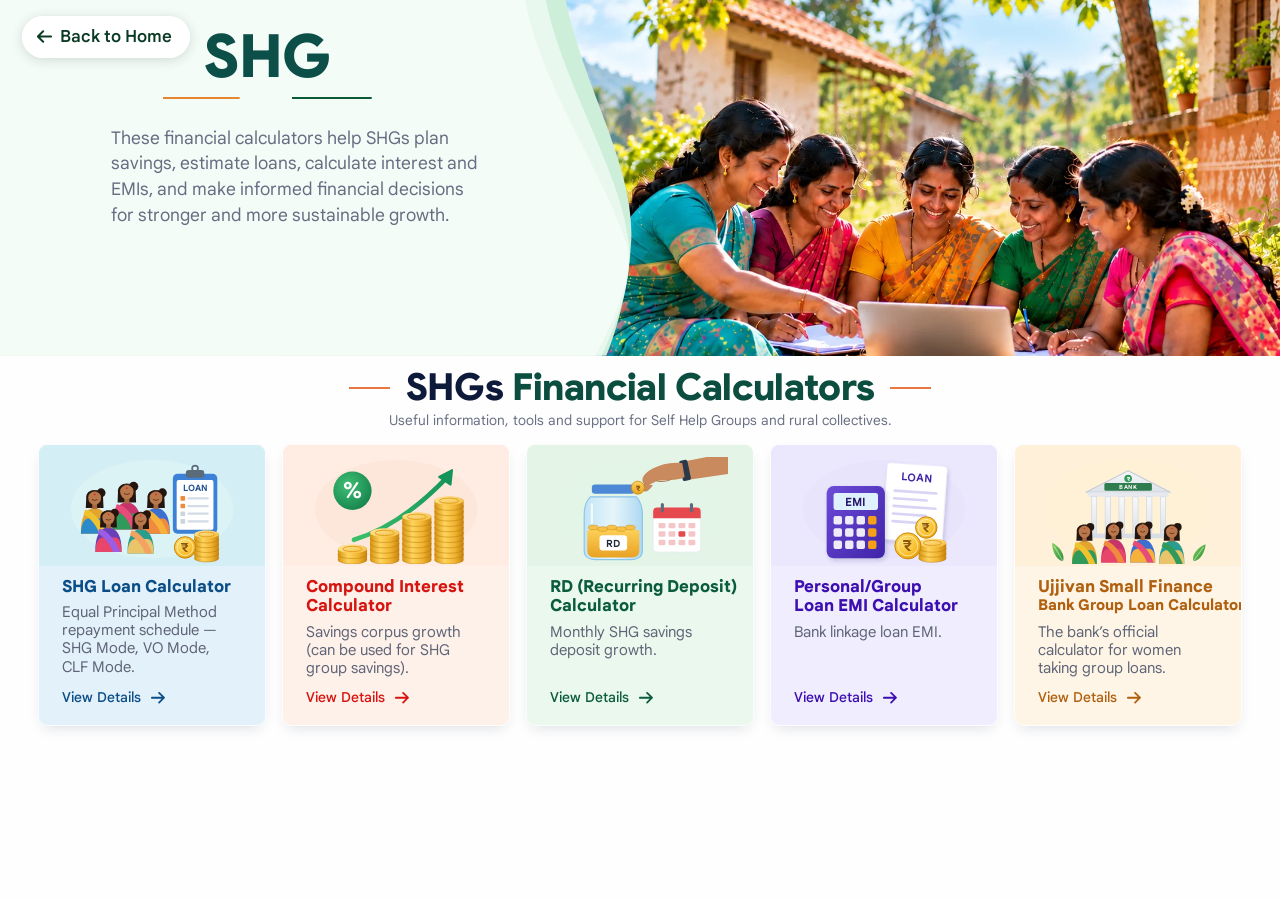
<file: shg.html>
<!doctype html>
<html lang="en">
  <head>
    <meta charset="UTF-8" />
    <meta name="viewport" content="width=device-width, initial-scale=1.0" />
    <meta
      name="description"
      content="My tools &amp; services serves as a ready reference for all categories of users like farmer, msme, fpo and exporters."
    />
    <link rel="icon" type="image/svg+xml" href="favicon.svg" />
    <title>SHG Calculators · My Tools</title>
    <link rel="stylesheet" href="assets/css/style.css" />
  </head>
  <body>
    <div id="root" class="app-root">
    <main class="shg">
      <header class="shg-hero">
        <img class="shg-hero__photo" src="assets/images/shg/shg-header.webp" alt="Women of a self help group sitting together outdoors, smiling as they work on a laptop and notebooks" />
        <div class="shg-hero__fill"></div>
        <svg class="shg-hero__panel" viewBox="0 0 830 464" preserveAspectRatio="none" aria-hidden="true">
    <path d="M0 0H738C762 118 832 222 823 322C819 380 805 430 791 464H0Z" fill="#cdeed8"></path>
    <path d="M0 0H712C736 115 813 228 821 322C824 372 803 425 785 464H0Z" fill="#e9f8ee"></path>
    <path d="M0 0H685C705 110 790 230 818 320C828 360 800 420 777 464H0Z" fill="#f4fcf7"></path>
  </svg>
        <a href="index.html" data-page="home" class="back-btn" data-back-to="home" aria-label="Back to Home">
      <svg viewBox="3 5 17 14" fill="none" stroke="currentColor" stroke-width="2.2" stroke-linecap="round" stroke-linejoin="round" aria-hidden="true"><path d="M19 12H4M10 6l-6 6 6 6"></path></svg>
      <span>Back to Home</span>
    </a>
        <div class="shg-hero__text">
          <div class="shg-hero__brand">
            <h1 class="shg-hero__title">SHG</h1>
            <span class="shg-hero__rules" aria-hidden="true"></span>
          </div>
          <p class="shg-hero__subtitle">
            These financial calculators help SHGs plan savings, estimate loans, calculate interest and EMIs, and make informed financial decisions for stronger and more sustainable growth.
          </p>
        </div>
      </header>

      <section class="shg-tools" aria-labelledby="shg-tools-title">
        <h2 id="shg-tools-title" class="shg-tools__title">
          <span class="shg-tools__title-text">
            <span>SHGs</span> Financial Calculators
          </span>
        </h2>
        <p class="shg-tools__sub">Useful information, tools and support for Self Help Groups and rural collectives.</p>
        <ul class="shg-grid">
        <li class="scard" style="--color: #0b4d86; --soft: #e2f1fa; --band: #d3eef5;">
          <div class="scard__art">
            <svg viewBox="0 0 230 140" aria-hidden="true"><defs><linearGradient id="sl-coin-side" x1="0" y1="0" x2="1" y2="0"><stop offset="0" stop-color="#d4920f"></stop><stop offset="0.35" stop-color="#ffd45c"></stop><stop offset="0.7" stop-color="#f1b431"></stop><stop offset="1" stop-color="#c7840c"></stop></linearGradient><linearGradient id="sl-coin-top" x1="0" y1="0" x2="1" y2="1"><stop offset="0" stop-color="#ffe9a3"></stop><stop offset="1" stop-color="#f5bb35"></stop></linearGradient></defs><ellipse cx="115" cy="68" rx="106" ry="64" fill="#dcf3f6"></ellipse><g><rect x="142" y="22" width="58" height="78" rx="6" fill="#3b82d6"></rect><rect x="147" y="30" width="48" height="65" rx="2.5" fill="#ffffff"></rect><rect x="159" y="17" width="24" height="10" rx="3.5" fill="#5b6b7a"></rect><circle cx="171" cy="15" r="3.8" fill="none" stroke="#5b6b7a" stroke-width="2.2"></circle></g><text x="171" y="44" text-anchor="middle" font-size="11.5" font-weight="700" fill="#1f4f8f" font-family="inherit">LOAN</text><g><rect x="152" y="51" width="6" height="6" rx="1" fill="#f08a3c"></rect><rect x="161" y="52.5" width="28" height="3" rx="1.5" fill="#d3dce6"></rect></g><g><rect x="152" y="61" width="6" height="6" rx="1" fill="#f08a3c"></rect><rect x="161" y="62.5" width="28" height="3" rx="1.5" fill="#d3dce6"></rect></g><g><rect x="152" y="71" width="6" height="6" rx="1" fill="#c9d5e1"></rect><rect x="161" y="72.5" width="28" height="3" rx="1.5" fill="#d3dce6"></rect></g><g><rect x="152" y="81" width="6" height="6" rx="1" fill="#c9d5e1"></rect><rect x="161" y="82.5" width="28" height="3" rx="1.5" fill="#d3dce6"></rect></g><g><circle cx="48.4" cy="46.7" r="5.8" fill="#24150f"></circle><path d="M29 54.1C27.4 39.4 52.6 39.4 51 54.1L51.6 66.7H28.4Z" fill="#24150f"></path><path d="M22.1 100.3C21.1 79.3 28.4 66.7 40 66.7C51.6 66.7 58.9 79.3 57.9 100.3Z" fill="#e2a531"></path><path d="M22.1 100.3C22.1 87.7 26.3 81.4 31.6 80.4H50.5C55.8 82.5 57.9 89.8 57.9 100.3Z" fill="#2b8ac9"></path><path d="M27.4 68.8C35.8 68.8 50.5 83.5 55.8 100.3H46.3C42.1 87.7 31.6 77.2 25.3 75.1Z" fill="#f0c22e"></path><rect x="36.8" y="59.4" width="6.3" height="8.4" fill="#a8683f"></rect><ellipse cx="40" cy="53.1" rx="8.4" ry="9.5" fill="#b9774c"></ellipse><path d="M31.1 50.9C30.5 41.5 49.5 41.5 48.9 50.9C45.3 45.7 41.1 44.6 40 45.2C38.9 44.6 34.7 45.7 31.1 50.9Z" fill="#24150f"></path><circle cx="40" cy="48.8" r="1.1" fill="#d62828"></circle><path d="M36.8 55.7Q40 57.9 43.2 55.7" fill="none" stroke="#5a2c18" stroke-width="1.1" stroke-linecap="round"></path></g><g><circle cx="90.8" cy="38.5" r="6.1" fill="#24150f"></circle><path d="M70.4 46.2C68.8 30.8 95.2 30.8 93.6 46.2L94.1 59.4H69.9Z" fill="#24150f"></path><path d="M63.3 94.6C62.2 72.6 69.9 59.4 82 59.4C94.1 59.4 101.8 72.6 100.7 94.6Z" fill="#c8336b"></path><path d="M63.3 94.6C63.3 81.4 67.7 74.8 73.2 73.7H93C98.5 75.9 100.7 83.6 100.7 94.6Z" fill="#2f9a5a"></path><path d="M68.8 61.6C77.6 61.6 93 77 98.5 94.6H88.6C84.2 81.4 73.2 70.4 66.6 68.2Z" fill="#e64c7a"></path><rect x="78.7" y="51.7" width="6.6" height="8.8" fill="#a8683f"></rect><ellipse cx="82" cy="45.1" rx="8.8" ry="9.9" fill="#b9774c"></ellipse><path d="M72.6 42.9C72.1 33 91.9 33 91.4 42.9C87.5 37.4 83.1 36.3 82 36.8C80.9 36.3 76.5 37.4 72.6 42.9Z" fill="#24150f"></path><circle cx="82" cy="40.7" r="1.1" fill="#d62828"></circle><path d="M78.7 47.9Q82 50.2 85.3 47.9" fill="none" stroke="#5a2c18" stroke-width="1.1" stroke-linecap="round"></path></g><g><circle cx="128.4" cy="46.7" r="5.8" fill="#24150f"></circle><path d="M109 54.1C107.4 39.4 132.6 39.4 131 54.1L131.6 66.7H108.4Z" fill="#24150f"></path><path d="M102.1 100.3C101.1 79.3 108.4 66.7 120 66.7C131.6 66.7 138.9 79.3 137.9 100.3Z" fill="#3b6fd0"></path><path d="M102.1 100.3C102.1 87.7 106.3 81.4 111.6 80.4H130.5C135.8 82.5 137.9 89.8 137.9 100.3Z" fill="#f08a3c"></path><path d="M107.4 68.8C115.8 68.8 130.5 83.5 135.8 100.3H126.3C122.1 87.7 111.6 77.2 105.3 75.1Z" fill="#f6b13c"></path><rect x="116.8" y="59.4" width="6.3" height="8.4" fill="#a8683f"></rect><ellipse cx="120" cy="53.1" rx="8.4" ry="9.5" fill="#b9774c"></ellipse><path d="M111.1 50.9C110.5 41.5 129.5 41.5 128.9 50.9C125.3 45.7 121.1 44.6 120 45.2C118.9 44.6 114.7 45.7 111.1 50.9Z" fill="#24150f"></path><circle cx="120" cy="48.8" r="1.1" fill="#d62828"></circle><path d="M116.8 55.7Q120 57.9 123.2 55.7" fill="none" stroke="#5a2c18" stroke-width="1.1" stroke-linecap="round"></path></g><g><circle cx="66" cy="73" r="5.5" fill="#24150f"></circle><path d="M47.5 80C46 66 70 66 68.5 80L69 92H47Z" fill="#24150f"></path><path d="M41 124C40 104 47 92 58 92C69 92 76 104 75 124Z" fill="#6b3fb8"></path><path d="M41 124C41 112 45 106 50 105H68C73 107 75 114 75 124Z" fill="#e8456b"></path><path d="M46 94C54 94 68 108 73 124H64C60 112 50 102 44 100Z" fill="#9b5de5"></path><rect x="55" y="85" width="6" height="8" fill="#a8683f"></rect><ellipse cx="58" cy="79" rx="8" ry="9" fill="#b9774c"></ellipse><path d="M49.5 77C49 68 67 68 66.5 77C63 72 59 71 58 71.5C57 71 53 72 49.5 77Z" fill="#24150f"></path><circle cx="58" cy="75" r="1" fill="#d62828"></circle><path d="M55 81.5Q58 83.6 61 81.5" fill="none" stroke="#5a2c18" stroke-width="1" stroke-linecap="round"></path></g><g><circle cx="108" cy="75" r="5.5" fill="#24150f"></circle><path d="M89.5 82C88 68 112 68 110.5 82L111 94H89Z" fill="#24150f"></path><path d="M83 126C82 106 89 94 100 94C111 94 118 106 117 126Z" fill="#2a9d8f"></path><path d="M83 126C83 114 87 108 92 107H110C115 109 117 116 117 126Z" fill="#e9c46a"></path><path d="M88 96C96 96 110 110 115 126H106C102 114 92 104 86 102Z" fill="#f4a261"></path><rect x="97" y="87" width="6" height="8" fill="#a8683f"></rect><ellipse cx="100" cy="81" rx="8" ry="9" fill="#b9774c"></ellipse><path d="M91.5 79C91 70 109 70 108.5 79C105 74 101 73 100 73.5C99 73 95 74 91.5 79Z" fill="#24150f"></path><circle cx="100" cy="77" r="1" fill="#d62828"></circle><path d="M97 83.5Q100 85.6 103 83.5" fill="none" stroke="#5a2c18" stroke-width="1" stroke-linecap="round"></path></g><g><path d="M170 125.8A16 5 0 0 1 202 125.8L202 132A16 5 0 0 1 170 132Z" fill="url(#sl-coin-side)"></path><path d="M170 132A16 5 0 0 0 202 132" fill="none" stroke="#b37708" stroke-opacity="0.55" stroke-width="1.1"></path><path d="M170 119.6A16 5 0 0 1 202 119.6L202 125.8A16 5 0 0 1 170 125.8Z" fill="url(#sl-coin-side)"></path><path d="M170 125.8A16 5 0 0 0 202 125.8" fill="none" stroke="#b37708" stroke-opacity="0.55" stroke-width="1.1"></path><path d="M170 113.4A16 5 0 0 1 202 113.4L202 119.6A16 5 0 0 1 170 119.6Z" fill="url(#sl-coin-side)"></path><path d="M170 119.6A16 5 0 0 0 202 119.6" fill="none" stroke="#b37708" stroke-opacity="0.55" stroke-width="1.1"></path><path d="M170 107.2A16 5 0 0 1 202 107.2L202 113.4A16 5 0 0 1 170 113.4Z" fill="url(#sl-coin-side)"></path><path d="M170 113.4A16 5 0 0 0 202 113.4" fill="none" stroke="#b37708" stroke-opacity="0.55" stroke-width="1.1"></path><path d="M170 101A16 5 0 0 1 202 101L202 107.2A16 5 0 0 1 170 107.2Z" fill="url(#sl-coin-side)"></path><path d="M170 107.2A16 5 0 0 0 202 107.2" fill="none" stroke="#b37708" stroke-opacity="0.55" stroke-width="1.1"></path><ellipse cx="186" cy="101" rx="16" ry="5" fill="url(#sl-coin-top)"></ellipse><ellipse cx="186" cy="101" rx="10.6" ry="3" fill="none" stroke="#e2a223" stroke-width="1.3"></ellipse></g><g><defs><radialGradient id="sl-rupee" cx="0.38" cy="0.35" r="0.75"><stop offset="0" stop-color="#ffe27a"></stop><stop offset="0.65" stop-color="#f8bd2a"></stop><stop offset="1" stop-color="#df930c"></stop></radialGradient></defs><circle cx="158" cy="118" r="14" fill="url(#sl-rupee)" stroke="#c9870c" stroke-width="1.3"></circle><circle cx="158" cy="118" r="10.6" fill="none" stroke="#fff1b8" stroke-opacity="0.7" stroke-width="1.5"></circle><text x="158" y="123.6" text-anchor="middle" font-size="16.1" font-weight="700" fill="#8a560a" font-family="inherit">₹</text></g></svg>
          </div>
          <div class="scard__body">
            <h3 class="scard__title"><span>SHG Loan Calculator</span></h3>
            <p class="scard__text">Equal Principal Method repayment schedule — SHG Mode, VO Mode, CLF Mode.</p>
            
            <a class="scard__link" href="https://shgloancalculator.com/" target="_blank" rel="noopener noreferrer" aria-label="View details: SHG Loan Calculator (opens in a new tab)">
              View Details
              <svg viewBox="3 5 17 14" fill="none" stroke="currentColor" stroke-width="2.2" stroke-linecap="round" stroke-linejoin="round" aria-hidden="true"><path d="M4 12h15M13 6l6 6-6 6"></path></svg>
            </a>
          </div>
        </li>
        <li class="scard" style="--color: #d7140f; --soft: #fef1ea; --band: #ffece3;">
          <div class="scard__art">
            <svg viewBox="0 0 230 140" aria-hidden="true"><defs><linearGradient id="ci-coin-side" x1="0" y1="0" x2="1" y2="0"><stop offset="0" stop-color="#d4920f"></stop><stop offset="0.35" stop-color="#ffd45c"></stop><stop offset="0.7" stop-color="#f1b431"></stop><stop offset="1" stop-color="#c7840c"></stop></linearGradient><linearGradient id="ci-coin-top" x1="0" y1="0" x2="1" y2="1"><stop offset="0" stop-color="#ffe9a3"></stop><stop offset="1" stop-color="#f5bb35"></stop></linearGradient><linearGradient id="ci-arrow" x1="0" y1="1" x2="1" y2="0"><stop offset="0" stop-color="#3cc06a"></stop><stop offset="1" stop-color="#14945a"></stop></linearGradient><radialGradient id="ci-badge" cx="0.38" cy="0.35" r="0.75"><stop offset="0" stop-color="#3fc074"></stop><stop offset="1" stop-color="#13804a"></stop></radialGradient></defs><ellipse cx="115" cy="68" rx="106" ry="64" fill="#fde7da"></ellipse><circle cx="58" cy="44" r="25" fill="url(#ci-badge)"></circle><text x="58" y="54" text-anchor="middle" font-size="29" font-weight="700" fill="#ffffff" font-family="inherit">%</text><path d="M60 108C100 96 140 70 182 26" fill="none" stroke="url(#ci-arrow)" stroke-width="6" stroke-linecap="round"></path><path d="M171 26l17-9-2 19z" fill="#14945a" stroke="#14945a" stroke-width="2.5" stroke-linejoin="round"></path><g><path d="M39 127A19 5.6 0 0 1 77 127L77 134A19 5.6 0 0 1 39 134Z" fill="url(#ci-coin-side)"></path><path d="M39 134A19 5.6 0 0 0 77 134" fill="none" stroke="#b37708" stroke-opacity="0.55" stroke-width="1.1"></path><path d="M39 120A19 5.6 0 0 1 77 120L77 127A19 5.6 0 0 1 39 127Z" fill="url(#ci-coin-side)"></path><path d="M39 127A19 5.6 0 0 0 77 127" fill="none" stroke="#b37708" stroke-opacity="0.55" stroke-width="1.1"></path><ellipse cx="58" cy="120" rx="19" ry="5.6" fill="url(#ci-coin-top)"></ellipse><ellipse cx="58" cy="120" rx="12.5" ry="3.4" fill="none" stroke="#e2a223" stroke-width="1.3"></ellipse></g><g><path d="M81 127A19 5.6 0 0 1 119 127L119 134A19 5.6 0 0 1 81 134Z" fill="url(#ci-coin-side)"></path><path d="M81 134A19 5.6 0 0 0 119 134" fill="none" stroke="#b37708" stroke-opacity="0.55" stroke-width="1.1"></path><path d="M81 120A19 5.6 0 0 1 119 120L119 127A19 5.6 0 0 1 81 127Z" fill="url(#ci-coin-side)"></path><path d="M81 127A19 5.6 0 0 0 119 127" fill="none" stroke="#b37708" stroke-opacity="0.55" stroke-width="1.1"></path><path d="M81 113A19 5.6 0 0 1 119 113L119 120A19 5.6 0 0 1 81 120Z" fill="url(#ci-coin-side)"></path><path d="M81 120A19 5.6 0 0 0 119 120" fill="none" stroke="#b37708" stroke-opacity="0.55" stroke-width="1.1"></path><path d="M81 106A19 5.6 0 0 1 119 106L119 113A19 5.6 0 0 1 81 113Z" fill="url(#ci-coin-side)"></path><path d="M81 113A19 5.6 0 0 0 119 113" fill="none" stroke="#b37708" stroke-opacity="0.55" stroke-width="1.1"></path><path d="M81 99A19 5.6 0 0 1 119 99L119 106A19 5.6 0 0 1 81 106Z" fill="url(#ci-coin-side)"></path><path d="M81 106A19 5.6 0 0 0 119 106" fill="none" stroke="#b37708" stroke-opacity="0.55" stroke-width="1.1"></path><ellipse cx="100" cy="99" rx="19" ry="5.6" fill="url(#ci-coin-top)"></ellipse><ellipse cx="100" cy="99" rx="12.5" ry="3.4" fill="none" stroke="#e2a223" stroke-width="1.3"></ellipse></g><g><path d="M123 127A19 5.6 0 0 1 161 127L161 134A19 5.6 0 0 1 123 134Z" fill="url(#ci-coin-side)"></path><path d="M123 134A19 5.6 0 0 0 161 134" fill="none" stroke="#b37708" stroke-opacity="0.55" stroke-width="1.1"></path><path d="M123 120A19 5.6 0 0 1 161 120L161 127A19 5.6 0 0 1 123 127Z" fill="url(#ci-coin-side)"></path><path d="M123 127A19 5.6 0 0 0 161 127" fill="none" stroke="#b37708" stroke-opacity="0.55" stroke-width="1.1"></path><path d="M123 113A19 5.6 0 0 1 161 113L161 120A19 5.6 0 0 1 123 120Z" fill="url(#ci-coin-side)"></path><path d="M123 120A19 5.6 0 0 0 161 120" fill="none" stroke="#b37708" stroke-opacity="0.55" stroke-width="1.1"></path><path d="M123 106A19 5.6 0 0 1 161 106L161 113A19 5.6 0 0 1 123 113Z" fill="url(#ci-coin-side)"></path><path d="M123 113A19 5.6 0 0 0 161 113" fill="none" stroke="#b37708" stroke-opacity="0.55" stroke-width="1.1"></path><path d="M123 99A19 5.6 0 0 1 161 99L161 106A19 5.6 0 0 1 123 106Z" fill="url(#ci-coin-side)"></path><path d="M123 106A19 5.6 0 0 0 161 106" fill="none" stroke="#b37708" stroke-opacity="0.55" stroke-width="1.1"></path><path d="M123 92A19 5.6 0 0 1 161 92L161 99A19 5.6 0 0 1 123 99Z" fill="url(#ci-coin-side)"></path><path d="M123 99A19 5.6 0 0 0 161 99" fill="none" stroke="#b37708" stroke-opacity="0.55" stroke-width="1.1"></path><path d="M123 85A19 5.6 0 0 1 161 85L161 92A19 5.6 0 0 1 123 92Z" fill="url(#ci-coin-side)"></path><path d="M123 92A19 5.6 0 0 0 161 92" fill="none" stroke="#b37708" stroke-opacity="0.55" stroke-width="1.1"></path><path d="M123 78A19 5.6 0 0 1 161 78L161 85A19 5.6 0 0 1 123 85Z" fill="url(#ci-coin-side)"></path><path d="M123 85A19 5.6 0 0 0 161 85" fill="none" stroke="#b37708" stroke-opacity="0.55" stroke-width="1.1"></path><ellipse cx="142" cy="78" rx="19" ry="5.6" fill="url(#ci-coin-top)"></ellipse><ellipse cx="142" cy="78" rx="12.5" ry="3.4" fill="none" stroke="#e2a223" stroke-width="1.3"></ellipse></g><g><path d="M165 127A19 5.6 0 0 1 203 127L203 134A19 5.6 0 0 1 165 134Z" fill="url(#ci-coin-side)"></path><path d="M165 134A19 5.6 0 0 0 203 134" fill="none" stroke="#b37708" stroke-opacity="0.55" stroke-width="1.1"></path><path d="M165 120A19 5.6 0 0 1 203 120L203 127A19 5.6 0 0 1 165 127Z" fill="url(#ci-coin-side)"></path><path d="M165 127A19 5.6 0 0 0 203 127" fill="none" stroke="#b37708" stroke-opacity="0.55" stroke-width="1.1"></path><path d="M165 113A19 5.6 0 0 1 203 113L203 120A19 5.6 0 0 1 165 120Z" fill="url(#ci-coin-side)"></path><path d="M165 120A19 5.6 0 0 0 203 120" fill="none" stroke="#b37708" stroke-opacity="0.55" stroke-width="1.1"></path><path d="M165 106A19 5.6 0 0 1 203 106L203 113A19 5.6 0 0 1 165 113Z" fill="url(#ci-coin-side)"></path><path d="M165 113A19 5.6 0 0 0 203 113" fill="none" stroke="#b37708" stroke-opacity="0.55" stroke-width="1.1"></path><path d="M165 99A19 5.6 0 0 1 203 99L203 106A19 5.6 0 0 1 165 106Z" fill="url(#ci-coin-side)"></path><path d="M165 106A19 5.6 0 0 0 203 106" fill="none" stroke="#b37708" stroke-opacity="0.55" stroke-width="1.1"></path><path d="M165 92A19 5.6 0 0 1 203 92L203 99A19 5.6 0 0 1 165 99Z" fill="url(#ci-coin-side)"></path><path d="M165 99A19 5.6 0 0 0 203 99" fill="none" stroke="#b37708" stroke-opacity="0.55" stroke-width="1.1"></path><path d="M165 85A19 5.6 0 0 1 203 85L203 92A19 5.6 0 0 1 165 92Z" fill="url(#ci-coin-side)"></path><path d="M165 92A19 5.6 0 0 0 203 92" fill="none" stroke="#b37708" stroke-opacity="0.55" stroke-width="1.1"></path><path d="M165 78A19 5.6 0 0 1 203 78L203 85A19 5.6 0 0 1 165 85Z" fill="url(#ci-coin-side)"></path><path d="M165 85A19 5.6 0 0 0 203 85" fill="none" stroke="#b37708" stroke-opacity="0.55" stroke-width="1.1"></path><path d="M165 71A19 5.6 0 0 1 203 71L203 78A19 5.6 0 0 1 165 78Z" fill="url(#ci-coin-side)"></path><path d="M165 78A19 5.6 0 0 0 203 78" fill="none" stroke="#b37708" stroke-opacity="0.55" stroke-width="1.1"></path><path d="M165 64A19 5.6 0 0 1 203 64L203 71A19 5.6 0 0 1 165 71Z" fill="url(#ci-coin-side)"></path><path d="M165 71A19 5.6 0 0 0 203 71" fill="none" stroke="#b37708" stroke-opacity="0.55" stroke-width="1.1"></path><path d="M165 57A19 5.6 0 0 1 203 57L203 64A19 5.6 0 0 1 165 64Z" fill="url(#ci-coin-side)"></path><path d="M165 64A19 5.6 0 0 0 203 64" fill="none" stroke="#b37708" stroke-opacity="0.55" stroke-width="1.1"></path><ellipse cx="184" cy="57" rx="19" ry="5.6" fill="url(#ci-coin-top)"></ellipse><ellipse cx="184" cy="57" rx="12.5" ry="3.4" fill="none" stroke="#e2a223" stroke-width="1.3"></ellipse></g></svg>
          </div>
          <div class="scard__body">
            <h3 class="scard__title"><span>Compound Interest</span> <span>Calculator</span></h3>
            <p class="scard__text">Savings corpus growth (can be used for SHG group savings).</p>
            
            <a class="scard__link" href="https://groww.in/calculators/compound-interest-calculator" target="_blank" rel="noopener noreferrer" aria-label="View details: Compound Interest Calculator (opens in a new tab)">
              View Details
              <svg viewBox="3 5 17 14" fill="none" stroke="currentColor" stroke-width="2.2" stroke-linecap="round" stroke-linejoin="round" aria-hidden="true"><path d="M4 12h15M13 6l6 6-6 6"></path></svg>
            </a>
          </div>
        </li>
        <li class="scard" style="--color: #0b5b3f; --soft: #ebf8ee; --band: #e4f5e7;">
          <div class="scard__art">
            <svg viewBox="0 0 230 140" aria-hidden="true"><defs><linearGradient id="rd-jar" x1="0" y1="0" x2="1" y2="0"><stop offset="0" stop-color="#bfe3f7" stop-opacity="0.95"></stop><stop offset="0.5" stop-color="#e6f5fd" stop-opacity="0.85"></stop><stop offset="1" stop-color="#a9d6f2" stop-opacity="0.95"></stop></linearGradient><linearGradient id="rd-gold" x1="0" y1="0" x2="0" y2="1"><stop offset="0" stop-color="#ffd45c"></stop><stop offset="1" stop-color="#e9a224"></stop></linearGradient></defs><ellipse cx="115" cy="68" rx="106" ry="64" fill="#e3f5e6"></ellipse><rect x="52" y="36" width="56" height="12" rx="4" fill="#4c88d6"></rect><path d="M50 52C44 58 42 66 42 76V122C42 130 48 134 56 134H104C112 134 118 130 118 122V76C118 66 116 58 110 52Z" fill="url(#rd-jar)" stroke="#8cc4ea" stroke-width="1.5"></path><path d="M46 96C60 90 100 90 114 96V122C114 128 110 131 104 131H56C50 131 46 128 46 122Z" fill="url(#rd-gold)"></path><g fill="#f8c24a" stroke="#d1931a" stroke-width="0.8"><ellipse cx="54" cy="92" rx="6.5" ry="3"></ellipse><ellipse cx="66" cy="94" rx="6.5" ry="3"></ellipse><ellipse cx="78" cy="92" rx="6.5" ry="3"></ellipse><ellipse cx="90" cy="94" rx="6.5" ry="3"></ellipse><ellipse cx="102" cy="92" rx="6.5" ry="3"></ellipse></g><rect x="62" y="102" width="36" height="20" rx="4" fill="#ffffff"></rect><text x="80" y="117" text-anchor="middle" font-size="13" font-weight="700" fill="#1d2a3a" font-family="inherit">RD</text><path d="M52 62V86" stroke="#ffffff" stroke-opacity="0.7" stroke-width="3" stroke-linecap="round"></path><path d="M232 -6L172 6L176 30L232 22Z" fill="#c98b5e"></path><rect x="168" y="4" width="11" height="27" rx="2.5" fill="#2b3a4a" transform="rotate(-12 173 17)"></rect><path d="M170 8C152 6 134 12 124 20C118 25 116 31 120 35C124 38 131 35 137 31L152 30C162 30 170 28 173 26Z" fill="#c98b5e"></path><path d="M122 34C118 38 116 42 120 44C124 46 128 41 131 37" fill="#c98b5e" stroke="#a96d43" stroke-width="1"></path><path d="M136 31C140 33 148 32 154 30" fill="none" stroke="#a96d43" stroke-width="1.2" stroke-linecap="round"></path><circle cx="112" cy="40" r="8.5" fill="url(#rd-gold)" stroke="#c9870c" stroke-width="1"></circle><text x="112" y="44" text-anchor="middle" font-size="9.5" font-weight="700" fill="#8a560a" font-family="inherit">₹</text><rect x="132" y="66" width="62" height="58" rx="5" fill="#ffffff" stroke="#e5e9ee"></rect><path d="M132 71a5 5 0 0 1 5-5h52a5 5 0 0 1 5 5v9h-62z" fill="#e5484d"></path><rect x="142" y="60" width="4" height="12" rx="2" fill="#5b6b7a"></rect><rect x="180" y="60" width="4" height="12" rx="2" fill="#5b6b7a"></rect><rect x="139" y="86" width="9" height="7" rx="1.5" fill="#f5c6c8"></rect><rect x="152" y="86" width="9" height="7" rx="1.5" fill="#f5c6c8"></rect><rect x="165" y="86" width="9" height="7" rx="1.5" fill="#f5c6c8"></rect><rect x="178" y="86" width="9" height="7" rx="1.5" fill="#f5c6c8"></rect><rect x="139" y="97" width="9" height="7" rx="1.5" fill="#f5c6c8"></rect><rect x="152" y="97" width="9" height="7" rx="1.5" fill="#f5c6c8"></rect><rect x="165" y="97" width="9" height="7" rx="1.5" fill="#e5484d"></rect><rect x="178" y="97" width="9" height="7" rx="1.5" fill="#f5c6c8"></rect><rect x="139" y="108" width="9" height="7" rx="1.5" fill="#f5c6c8"></rect><rect x="152" y="108" width="9" height="7" rx="1.5" fill="#f5c6c8"></rect><rect x="165" y="108" width="9" height="7" rx="1.5" fill="#f5c6c8"></rect><rect x="178" y="108" width="9" height="7" rx="1.5" fill="#f5c6c8"></rect></svg>
          </div>
          <div class="scard__body">
            <h3 class="scard__title"><span>RD (Recurring Deposit)</span> <span>Calculator</span></h3>
            <p class="scard__text">Monthly SHG savings deposit growth.</p>
            
            <a class="scard__link" href="https://stablemoney.in/calculators/bank-of-baroda-recurring-deposit-calculator" target="_blank" rel="noopener noreferrer" aria-label="View details: RD (Recurring Deposit) Calculator (opens in a new tab)">
              View Details
              <svg viewBox="3 5 17 14" fill="none" stroke="currentColor" stroke-width="2.2" stroke-linecap="round" stroke-linejoin="round" aria-hidden="true"><path d="M4 12h15M13 6l6 6-6 6"></path></svg>
            </a>
          </div>
        </li>
        <li class="scard" style="--color: #3d0fb0; --soft: #f0edfe; --band: #ebe8fd;">
          <div class="scard__art">
            <svg viewBox="0 0 230 140" aria-hidden="true"><defs><linearGradient id="emi2-coin-side" x1="0" y1="0" x2="1" y2="0"><stop offset="0" stop-color="#d4920f"></stop><stop offset="0.35" stop-color="#ffd45c"></stop><stop offset="0.7" stop-color="#f1b431"></stop><stop offset="1" stop-color="#c7840c"></stop></linearGradient><linearGradient id="emi2-coin-top" x1="0" y1="0" x2="1" y2="1"><stop offset="0" stop-color="#ffe9a3"></stop><stop offset="1" stop-color="#f5bb35"></stop></linearGradient><linearGradient id="emi2-calc" x1="0" y1="0" x2="1" y2="1"><stop offset="0" stop-color="#6d4bd8"></stop><stop offset="1" stop-color="#3f24a8"></stop></linearGradient><filter id="emi2-shadow" x="-20%" y="-20%" width="140%" height="140%"><feDropShadow dx="2" dy="3" stdDeviation="3" flood-color="#2a1a6b" flood-opacity="0.2"></feDropShadow></filter></defs><ellipse cx="115" cy="68" rx="106" ry="64" fill="#e8e4fc"></ellipse><g filter="url(#emi2-shadow)" transform="rotate(4 156 60)"><rect x="116" y="10" width="78" height="100" rx="5" fill="#ffffff"></rect></g><g transform="rotate(4 156 60)"><text x="155" y="32" text-anchor="middle" font-size="14" font-weight="700" fill="#3f24a8" font-family="inherit">LOAN</text><rect x="126" y="44" width="58" height="3.5" rx="1.75" fill="#d9d3f5"></rect><rect x="126" y="54" width="46" height="3.5" rx="1.75" fill="#d9d3f5"></rect><rect x="126" y="64" width="58" height="3.5" rx="1.75" fill="#d9d3f5"></rect><rect x="126" y="74" width="46" height="3.5" rx="1.75" fill="#d9d3f5"></rect><rect x="126" y="84" width="58" height="3.5" rx="1.75" fill="#d9d3f5"></rect></g><g filter="url(#emi2-shadow)"><rect x="40" y="38" width="76" height="94" rx="9" fill="url(#emi2-calc)"></rect></g><rect x="49" y="47" width="58" height="22" rx="3" fill="#dff1ff"></rect><text x="78" y="64" text-anchor="middle" font-size="15" font-weight="700" fill="#2a1a6b" font-family="inherit">EMI</text><rect x="49" y="77" width="11" height="11" rx="2.5" fill="#ffffff" opacity="0.9"></rect><rect x="64" y="77" width="11" height="11" rx="2.5" fill="#ffffff" opacity="0.9"></rect><rect x="79" y="77" width="11" height="11" rx="2.5" fill="#ffffff" opacity="0.9"></rect><rect x="94" y="77" width="11" height="11" rx="2.5" fill="#f6a01a" opacity="1"></rect><rect x="49" y="93" width="11" height="11" rx="2.5" fill="#ffffff" opacity="0.9"></rect><rect x="64" y="93" width="11" height="11" rx="2.5" fill="#ffffff" opacity="0.9"></rect><rect x="79" y="93" width="11" height="11" rx="2.5" fill="#ffffff" opacity="0.9"></rect><rect x="94" y="93" width="11" height="11" rx="2.5" fill="#f6a01a" opacity="1"></rect><rect x="49" y="109" width="11" height="11" rx="2.5" fill="#ffffff" opacity="0.9"></rect><rect x="64" y="109" width="11" height="11" rx="2.5" fill="#ffffff" opacity="0.9"></rect><rect x="79" y="109" width="11" height="11" rx="2.5" fill="#ffffff" opacity="0.9"></rect><rect x="94" y="109" width="11" height="11" rx="2.5" fill="#f6a01a" opacity="1"></rect><g><path d="M160 125.4A18 5.4 0 0 1 196 125.4L196 132A18 5.4 0 0 1 160 132Z" fill="url(#emi2-coin-side)"></path><path d="M160 132A18 5.4 0 0 0 196 132" fill="none" stroke="#b37708" stroke-opacity="0.55" stroke-width="1.1"></path><path d="M160 118.8A18 5.4 0 0 1 196 118.8L196 125.4A18 5.4 0 0 1 160 125.4Z" fill="url(#emi2-coin-side)"></path><path d="M160 125.4A18 5.4 0 0 0 196 125.4" fill="none" stroke="#b37708" stroke-opacity="0.55" stroke-width="1.1"></path><path d="M160 112.2A18 5.4 0 0 1 196 112.2L196 118.8A18 5.4 0 0 1 160 118.8Z" fill="url(#emi2-coin-side)"></path><path d="M160 118.8A18 5.4 0 0 0 196 118.8" fill="none" stroke="#b37708" stroke-opacity="0.55" stroke-width="1.1"></path><ellipse cx="178" cy="112.2" rx="18" ry="5.4" fill="url(#emi2-coin-top)"></ellipse><ellipse cx="178" cy="112.2" rx="11.9" ry="3.2" fill="none" stroke="#e2a223" stroke-width="1.3"></ellipse></g><g><defs><radialGradient id="emi2-r1" cx="0.38" cy="0.35" r="0.75"><stop offset="0" stop-color="#ffe27a"></stop><stop offset="0.65" stop-color="#f8bd2a"></stop><stop offset="1" stop-color="#df930c"></stop></radialGradient></defs><circle cx="146" cy="116" r="17" fill="url(#emi2-r1)" stroke="#c9870c" stroke-width="1.3"></circle><circle cx="146" cy="116" r="12.9" fill="none" stroke="#fff1b8" stroke-opacity="0.7" stroke-width="1.5"></circle><text x="146" y="122.8" text-anchor="middle" font-size="19.5" font-weight="700" fill="#8a560a" font-family="inherit">₹</text></g><g><defs><radialGradient id="emi2-r2" cx="0.38" cy="0.35" r="0.75"><stop offset="0" stop-color="#ffe27a"></stop><stop offset="0.65" stop-color="#f8bd2a"></stop><stop offset="1" stop-color="#df930c"></stop></radialGradient></defs><circle cx="170" cy="92" r="14" fill="url(#emi2-r2)" stroke="#c9870c" stroke-width="1.3"></circle><circle cx="170" cy="92" r="10.6" fill="none" stroke="#fff1b8" stroke-opacity="0.7" stroke-width="1.5"></circle><text x="170" y="97.6" text-anchor="middle" font-size="16.1" font-weight="700" fill="#8a560a" font-family="inherit">₹</text></g></svg>
          </div>
          <div class="scard__body">
            <h3 class="scard__title"><span>Personal/Group</span> <span>Loan EMI Calculator</span></h3>
            <p class="scard__text">Bank linkage loan EMI.</p>
            
            <a class="scard__link" href="https://www.unionbankofindia.bank.in/en/calculator/personal-loan-emi-calculator" target="_blank" rel="noopener noreferrer" aria-label="View details: Personal/Group Loan EMI Calculator (opens in a new tab)">
              View Details
              <svg viewBox="3 5 17 14" fill="none" stroke="currentColor" stroke-width="2.2" stroke-linecap="round" stroke-linejoin="round" aria-hidden="true"><path d="M4 12h15M13 6l6 6-6 6"></path></svg>
            </a>
          </div>
        </li>
        <li class="scard" style="--color: #b0600f; --soft: #fef5e6; --band: #fff0da;">
          <div class="scard__art">
            <svg viewBox="0 0 230 140" aria-hidden="true"><defs><linearGradient id="bk-leaf" x1="0" y1="0" x2="1" y2="1"><stop offset="0" stop-color="#7fd157"></stop><stop offset="1" stop-color="#2c8c3b"></stop></linearGradient><linearGradient id="bk-stone" x1="0" y1="0" x2="0" y2="1"><stop offset="0" stop-color="#f7f8fa"></stop><stop offset="1" stop-color="#dde2e8"></stop></linearGradient></defs><ellipse cx="115" cy="68" rx="106" ry="64" fill="#fef1d6"></ellipse><path d="M60 46L115 18L170 46Z" fill="url(#bk-stone)" stroke="#c4ccd6" stroke-width="1.5" stroke-linejoin="round"></path><rect x="84" y="34" width="62" height="10" rx="2" fill="#2f7d4f"></rect><text x="115" y="42" text-anchor="middle" font-size="7.5" font-weight="700" fill="#ffffff" font-family="inherit" letter-spacing="0.5">BANK</text><circle cx="115" cy="28" r="5" fill="#2f9a5a"></circle><text x="115" y="31" text-anchor="middle" font-size="7" font-weight="700" fill="#ffffff" font-family="inherit">₹</text><rect x="62" y="46" width="106" height="6" fill="#e6eaef"></rect><rect x="67" y="52" width="7" height="50" fill="url(#bk-stone)" stroke="#cdd4dc" stroke-width="0.8"></rect><rect x="85" y="52" width="7" height="50" fill="url(#bk-stone)" stroke="#cdd4dc" stroke-width="0.8"></rect><rect x="103" y="52" width="7" height="50" fill="url(#bk-stone)" stroke="#cdd4dc" stroke-width="0.8"></rect><rect x="121" y="52" width="7" height="50" fill="url(#bk-stone)" stroke="#cdd4dc" stroke-width="0.8"></rect><rect x="139" y="52" width="7" height="50" fill="url(#bk-stone)" stroke="#cdd4dc" stroke-width="0.8"></rect><rect x="157" y="52" width="7" height="50" fill="url(#bk-stone)" stroke="#cdd4dc" stroke-width="0.8"></rect><rect x="58" y="100" width="114" height="6" fill="#d7dde4"></rect><g><circle cx="65.6" cy="91.2" r="5.2" fill="#24150f"></circle><path d="M48 97.9C46.6 84.6 69.4 84.6 68 97.9L68.5 109.3H47.5Z" fill="#24150f"></path><path d="M41.8 139.7C40.9 120.7 47.5 109.3 58 109.3C68.5 109.3 75.1 120.7 74.2 139.7Z" fill="#e2a531"></path><path d="M41.8 139.7C41.8 128.3 45.6 122.6 50.4 121.7H67.5C72.3 123.6 74.2 130.2 74.2 139.7Z" fill="#2f9a5a"></path><path d="M46.6 111.2C54.2 111.2 67.5 124.5 72.3 139.7H63.7C59.9 128.3 50.4 118.8 44.7 116.9Z" fill="#f0c22e"></path><rect x="55.2" y="102.7" width="5.7" height="7.6" fill="#a8683f"></rect><ellipse cx="58" cy="97" rx="7.6" ry="8.5" fill="#b9774c"></ellipse><path d="M49.9 95C49.5 86.5 66.5 86.5 66.1 95C62.8 90.3 59 89.3 58 89.8C57 89.3 53.2 90.3 49.9 95Z" fill="#24150f"></path><circle cx="58" cy="93.2" r="1" fill="#d62828"></circle><path d="M55.2 99.3Q58 101.3 60.8 99.3" fill="none" stroke="#5a2c18" stroke-width="1" stroke-linecap="round"></path></g><g><circle cx="103.6" cy="89.2" r="5.2" fill="#24150f"></circle><path d="M86 95.9C84.6 82.6 107.4 82.6 106 95.9L106.5 107.3H85.5Z" fill="#24150f"></path><path d="M79.8 137.7C78.9 118.7 85.5 107.3 96 107.3C106.5 107.3 113.1 118.7 112.2 137.7Z" fill="#c8336b"></path><path d="M79.8 137.7C79.8 126.3 83.6 120.6 88.4 119.7H105.5C110.3 121.6 112.2 128.2 112.2 137.7Z" fill="#e8456b"></path><path d="M84.6 109.2C92.2 109.2 105.5 122.5 110.3 137.7H101.7C97.9 126.3 88.4 116.8 82.7 114.9Z" fill="#f08a3c"></path><rect x="93.2" y="100.7" width="5.7" height="7.6" fill="#a8683f"></rect><ellipse cx="96" cy="95" rx="7.6" ry="8.5" fill="#b9774c"></ellipse><path d="M87.9 93C87.5 84.5 104.5 84.5 104.1 93C100.8 88.3 97 87.3 96 87.8C95 87.3 91.2 88.3 87.9 93Z" fill="#24150f"></path><circle cx="96" cy="91.2" r="1" fill="#d62828"></circle><path d="M93.2 97.3Q96 99.3 98.8 97.3" fill="none" stroke="#5a2c18" stroke-width="1" stroke-linecap="round"></path></g><g><circle cx="141.6" cy="89.2" r="5.2" fill="#24150f"></circle><path d="M124 95.9C122.6 82.6 145.4 82.6 144 95.9L144.5 107.3H123.5Z" fill="#24150f"></path><path d="M117.8 137.7C116.9 118.7 123.5 107.3 134 107.3C144.5 107.3 151.1 118.7 150.2 137.7Z" fill="#3b6fd0"></path><path d="M117.8 137.7C117.8 126.3 121.6 120.6 126.4 119.7H143.5C148.3 121.6 150.2 128.2 150.2 137.7Z" fill="#f6b13c"></path><path d="M122.6 109.2C130.2 109.2 143.5 122.5 148.3 137.7H139.7C135.9 126.3 126.4 116.8 120.7 114.9Z" fill="#e64c7a"></path><rect x="131.2" y="100.7" width="5.7" height="7.6" fill="#a8683f"></rect><ellipse cx="134" cy="95" rx="7.6" ry="8.5" fill="#b9774c"></ellipse><path d="M125.9 93C125.5 84.5 142.5 84.5 142.1 93C138.8 88.3 135 87.3 134 87.8C133 87.3 129.2 88.3 125.9 93Z" fill="#24150f"></path><circle cx="134" cy="91.2" r="1" fill="#d62828"></circle><path d="M131.2 97.3Q134 99.3 136.8 97.3" fill="none" stroke="#5a2c18" stroke-width="1" stroke-linecap="round"></path></g><g><circle cx="179.6" cy="91.2" r="5.2" fill="#24150f"></circle><path d="M162 97.9C160.6 84.6 183.4 84.6 182 97.9L182.5 109.3H161.5Z" fill="#24150f"></path><path d="M155.8 139.7C154.9 120.7 161.5 109.3 172 109.3C182.5 109.3 189.1 120.7 188.2 139.7Z" fill="#2a9d8f"></path><path d="M155.8 139.7C155.8 128.3 159.6 122.6 164.4 121.7H181.5C186.3 123.6 188.2 130.2 188.2 139.7Z" fill="#e9c46a"></path><path d="M160.6 111.2C168.2 111.2 181.5 124.5 186.3 139.7H177.7C173.9 128.3 164.4 118.8 158.7 116.9Z" fill="#2f9a5a"></path><rect x="169.2" y="102.7" width="5.7" height="7.6" fill="#a8683f"></rect><ellipse cx="172" cy="97" rx="7.6" ry="8.5" fill="#b9774c"></ellipse><path d="M163.9 95C163.5 86.5 180.5 86.5 180.1 95C176.8 90.3 173 89.3 172 89.8C171 89.3 167.2 90.3 163.9 95Z" fill="#24150f"></path><circle cx="172" cy="93.2" r="1" fill="#d62828"></circle><path d="M169.2 99.3Q172 101.3 174.8 99.3" fill="none" stroke="#5a2c18" stroke-width="1" stroke-linecap="round"></path></g><g><path d="M30 136C33.2 127.7 25 116.4 16 112C15.4 122 21.2 134.7 30 136Z" fill="url(#bk-leaf)"></path><path d="M30 136L18.5 116.3" stroke="#ffffff" stroke-opacity="0.45" stroke-width="1.4" stroke-linecap="round"></path></g><g><path d="M200 136C208.9 135.7 215.7 123.9 216 114C206.7 117.3 197.5 127.5 200 136Z" fill="url(#bk-leaf)"></path><path d="M200 136L213.1 118" stroke="#ffffff" stroke-opacity="0.45" stroke-width="1.4" stroke-linecap="round"></path></g></svg>
          </div>
          <div class="scard__body">
            <h3 class="scard__title"><span>Ujjivan Small Finance</span> <span class="scard__line--small">Bank Group Loan Calculator</span></h3>
            <p class="scard__text">The bank’s official calculator for women taking group loans.</p>
            
            <a class="scard__link" href="https://www.ujjivansfb.bank.in/financial-calculators/group-loan-emi-calculator" target="_blank" rel="noopener noreferrer" aria-label="View details: Ujjivan Small Finance Bank Group Loan Calculator (opens in a new tab)">
              View Details
              <svg viewBox="3 5 17 14" fill="none" stroke="currentColor" stroke-width="2.2" stroke-linecap="round" stroke-linejoin="round" aria-hidden="true"><path d="M4 12h15M13 6l6 6-6 6"></path></svg>
            </a>
          </div>
        </li>
        </ul>
      </section>
    </main>
    </div>
    <script src="assets/js/main.js"></script>
  </body>
</html>
</file>
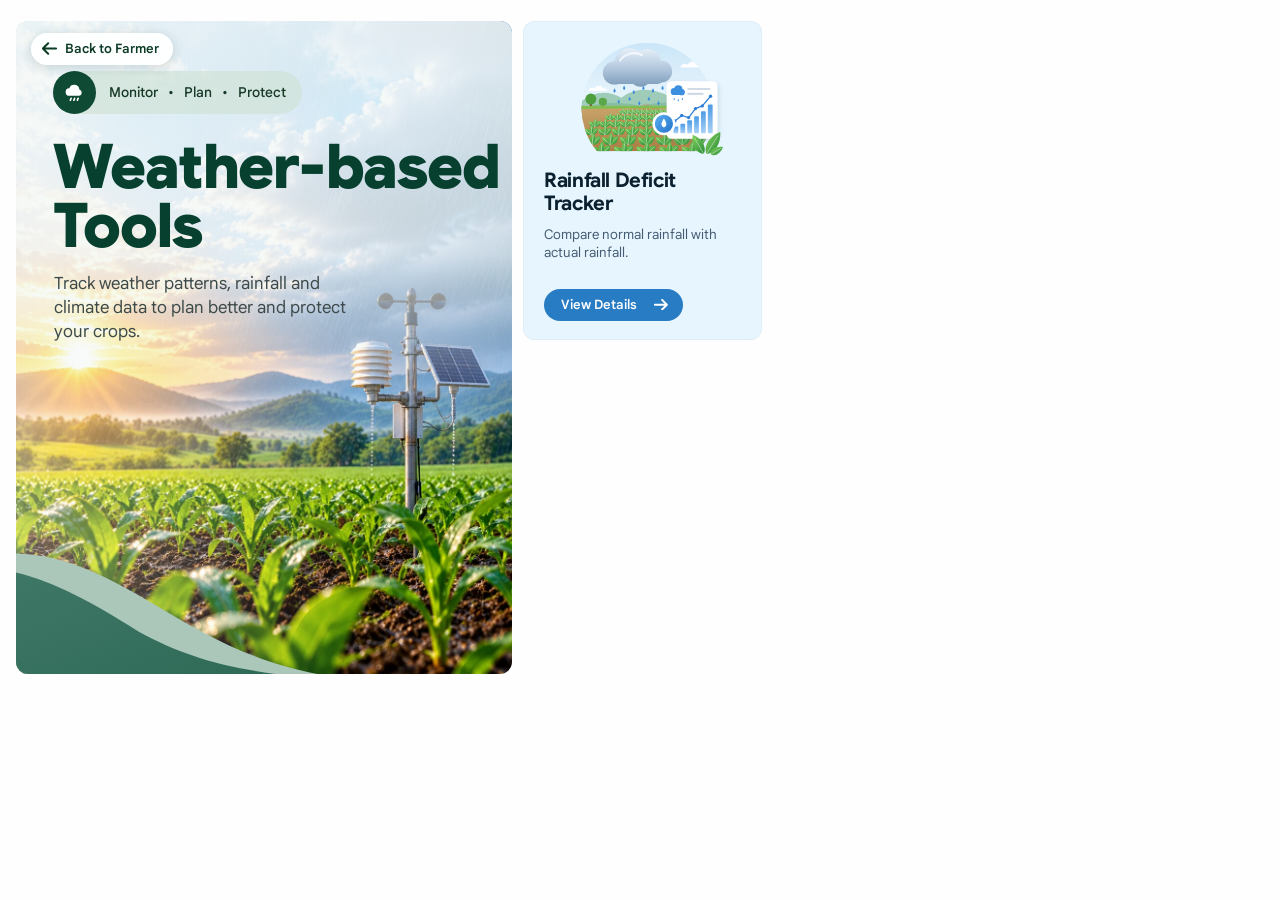
<file: weather-tools.html>
<!doctype html>
<html lang="en">
  <head>
    <meta charset="UTF-8" />
    <meta name="viewport" content="width=device-width, initial-scale=1.0" />
    <meta
      name="description"
      content="My tools &amp; services serves as a ready reference for all categories of users like farmer, msme, fpo and exporters."
    />
    <link rel="icon" type="image/svg+xml" href="favicon.svg" />
    <title>Weather-based Tools · My Tools</title>
    <link rel="stylesheet" href="assets/css/style.css" />
  </head>
  <body>
    <div id="root" class="app-root">
    <main class="hub">
      <div class="hub__inner">
        <header class="hub-hero hub-hero--haze-strong" style="--subtitle-width: 410">
          <img class="hub-hero__photo" src="assets/images/weather/wx-hero.webp" alt="A weather station with a wind gauge and solar panel in a field of young crops, under rain clouds and a rising sun" />
          <svg class="hub-hero__wave" viewBox="0 0 650 160" preserveAspectRatio="none" aria-hidden="true">
    <path d="M0 2C60 4 110 26 180 68C250 110 310 144 395 160H0Z" fill="#abc7b9"></path>
    <path d="M0 27C50 39 100 66 160 104C215 134 265 150 340 160H0Z" fill="url(#hub-wave)"></path>
    <defs>
      <linearGradient id="hub-wave" x1="0" y1="0" x2="1" y2="1">
        <stop offset="0" stop-color="#3f7766"></stop>
        <stop offset="1" stop-color="#2f6a57"></stop>
      </linearGradient>
    </defs>
  </svg>
          <a href="farmer.html" data-page="farmer" class="back-btn" data-back-to="farmer" aria-label="Back to Farmer">
      <svg viewBox="3 5 17 14" fill="none" stroke="currentColor" stroke-width="2.2" stroke-linecap="round" stroke-linejoin="round" aria-hidden="true"><path d="M19 12H4M10 6l-6 6 6 6"></path></svg>
      <span>Back to Farmer</span>
    </a>
          <div class="hub-hero__text">
            <p class="hub-hero__tag">
              <span class="hub-hero__tag-icon"><svg viewBox="0 0 24 24" fill="none" aria-hidden="true">
    <path d="M7 15.5a4 4 0 0 1-.4-8 5.5 5.5 0 0 1 10.6 1.4 3.4 3.4 0 0 1-.2 6.6z" fill="currentColor"></path>
    <path d="M8.5 18.2l-.8 2M12.2 18.2l-.8 2M15.9 18.2l-.8 2" stroke="currentColor" stroke-width="1.7" stroke-linecap="round"></path>
  </svg></span>
              <span class="hub-hero__tag-words">Monitor <i aria-hidden="true">•</i> Plan <i aria-hidden="true">•</i> Protect</span>
            </p>
            <div class="hub-hero__heading">
              <h1 class="hub-hero__title">
                Weather-based<br />Tools
              </h1>
              <p class="hub-hero__subtitle">Track weather patterns, rainfall and climate data to plan better and protect your crops.</p>
            </div>
          </div>
        </header>

        <ul class="hub-grid hub-grid--fixed-art" style="--art-height: 186" aria-label="Weather-based tools">
          <li class="hcard" style="--accent: #287cc4; --tint: #e7f6fe;">
            <div class="hcard__art">
              <svg viewBox="0 0 220 170" aria-hidden="true"><defs><linearGradient id="wx-leaf" x1="0" y1="0" x2="1" y2="1"><stop offset="0" stop-color="#7fd157"></stop><stop offset="1" stop-color="#2c8c3b"></stop></linearGradient><clipPath id="wx-view"><path d="M36.7 162A96 96 0 1 1 183.3 162Z"></path></clipPath><linearGradient id="wx-sky" x1="0" y1="0" x2="0" y2="1"><stop offset="0" stop-color="#c9e5f8"></stop><stop offset="0.6" stop-color="#eef7fc"></stop></linearGradient><linearGradient id="wx-soil" x1="0" y1="0" x2="0" y2="1"><stop offset="0" stop-color="#c9a46a"></stop><stop offset="1" stop-color="#a87740"></stop></linearGradient><linearGradient id="wx-cloud" x1="0" y1="10" x2="0" y2="68" gradientUnits="userSpaceOnUse"><stop offset="0" stop-color="#eaf2fa"></stop><stop offset="0.55" stop-color="#b1c7dd"></stop><stop offset="1" stop-color="#7d9bb9"></stop></linearGradient><linearGradient id="wx-blue" x1="0" y1="0" x2="1" y2="1"><stop offset="0" stop-color="#5fb2f2"></stop><stop offset="1" stop-color="#1f6fca"></stop></linearGradient><linearGradient id="wx-bar" x1="0" y1="0" x2="0" y2="1"><stop offset="0" stop-color="#4a9be6"></stop><stop offset="1" stop-color="#a9d2f6"></stop></linearGradient><filter id="wx-shadow" x="-20%" y="-20%" width="140%" height="140%"><feDropShadow dx="2" dy="3" stdDeviation="3" flood-color="#1d4f7a" flood-opacity="0.18"></feDropShadow></filter></defs><g clip-path="url(#wx-view)"><rect width="220" height="170" fill="url(#wx-sky)"></rect><path d="M158 40c0.9 -5.4 7.2 -7.2 10.8 -3.6c1.8 -6.3 11.7 -7.2 14.4 -0.9c5.4 -0.9 8.1 2.7 7.2 4.5z" fill="#ffffff"></path><path d="M24 74c0.8 -4.5 6 -6 9 -3c1.5 -5.2 9.8 -6 12 -0.7c4.5 -0.7 6.8 2.3 6 3.8z" fill="#ffffff"></path><path d="M10 92C30 76 50 72 72 84C94 68 118 70 142 82C162 74 186 76 210 90V112H10Z" fill="#9fcbb9"></path><path d="M10 100C40 90 74 90 100 96C134 88 172 90 210 98V114H10Z" fill="#86bfa0"></path><g><rect x="26" y="88" width="3" height="10" fill="#7a4a24"></rect><circle cx="27.5" cy="86" r="8" fill="#4f9e3e"></circle><rect x="44" y="92" width="2.6" height="8" fill="#7a4a24"></rect><circle cx="45" cy="90" r="6" fill="#5aa847"></circle></g><rect x="0" y="96" width="220" height="74" fill="url(#wx-soil)"></rect><g fill="#b98852" opacity="0.7"><path d="M108 92L-71 170H-53Z"></path><path d="M108 92L-37 170H-19Z"></path><path d="M108 92L-3 170H15Z"></path><path d="M108 92L31 170H49Z"></path><path d="M108 92L65 170H83Z"></path><path d="M108 92L99 170H117Z"></path><path d="M108 92L133 170H151Z"></path><path d="M108 92L167 170H185Z"></path><path d="M108 92L201 170H219Z"></path><path d="M108 92L235 170H253Z"></path><path d="M108 92L269 170H287Z"></path></g><path d="M0 96H220V101C150 99 70 99 0 101Z" fill="#7fbf4f"></path><g><g><path d="M74 107.6C75 104.2 71.7 102.3 68.4 102.8C68.4 106.2 70.8 109.1 74 107.6Z" fill="url(#wx-leaf)"></path><path d="M74 107.6L69.4 103.7" stroke="#ffffff" stroke-opacity="0.45" stroke-width="1.4" stroke-linecap="round"></path></g><g><path d="M74 107.6C77.4 108.7 79.7 105.5 79.6 102C76.1 101.9 72.9 104.2 74 107.6Z" fill="url(#wx-leaf)"></path><path d="M74 107.6L78.6 103" stroke="#ffffff" stroke-opacity="0.45" stroke-width="1.4" stroke-linecap="round"></path></g><g><path d="M74 107.6C76.5 106.2 76.5 102.2 74.8 99.6C72.6 101.8 71.8 105.8 74 107.6Z" fill="url(#wx-leaf)"></path><path d="M74 107.6L74.7 101" stroke="#ffffff" stroke-opacity="0.45" stroke-width="1.4" stroke-linecap="round"></path></g></g><g><g><path d="M80.8 107.6C81.8 104.2 78.5 102.3 75.2 102.8C75.2 106.2 77.6 109.1 80.8 107.6Z" fill="url(#wx-leaf)"></path><path d="M80.8 107.6L76.2 103.7" stroke="#ffffff" stroke-opacity="0.45" stroke-width="1.4" stroke-linecap="round"></path></g><g><path d="M80.8 107.6C84.2 108.7 86.5 105.5 86.4 102C82.9 101.9 79.7 104.2 80.8 107.6Z" fill="url(#wx-leaf)"></path><path d="M80.8 107.6L85.4 103" stroke="#ffffff" stroke-opacity="0.45" stroke-width="1.4" stroke-linecap="round"></path></g><g><path d="M80.8 107.6C83.3 106.2 83.3 102.2 81.6 99.6C79.4 101.8 78.6 105.8 80.8 107.6Z" fill="url(#wx-leaf)"></path><path d="M80.8 107.6L81.5 101" stroke="#ffffff" stroke-opacity="0.45" stroke-width="1.4" stroke-linecap="round"></path></g></g><g><g><path d="M87.6 107.6C88.6 104.2 85.3 102.3 82 102.8C82 106.2 84.4 109.1 87.6 107.6Z" fill="url(#wx-leaf)"></path><path d="M87.6 107.6L83 103.7" stroke="#ffffff" stroke-opacity="0.45" stroke-width="1.4" stroke-linecap="round"></path></g><g><path d="M87.6 107.6C91 108.7 93.3 105.5 93.2 102C89.7 101.9 86.5 104.2 87.6 107.6Z" fill="url(#wx-leaf)"></path><path d="M87.6 107.6L92.2 103" stroke="#ffffff" stroke-opacity="0.45" stroke-width="1.4" stroke-linecap="round"></path></g><g><path d="M87.6 107.6C90.1 106.2 90.1 102.2 88.4 99.6C86.2 101.8 85.4 105.8 87.6 107.6Z" fill="url(#wx-leaf)"></path><path d="M87.6 107.6L88.3 101" stroke="#ffffff" stroke-opacity="0.45" stroke-width="1.4" stroke-linecap="round"></path></g></g><g><g><path d="M94.4 107.6C95.4 104.2 92.1 102.3 88.8 102.8C88.8 106.2 91.2 109.1 94.4 107.6Z" fill="url(#wx-leaf)"></path><path d="M94.4 107.6L89.8 103.7" stroke="#ffffff" stroke-opacity="0.45" stroke-width="1.4" stroke-linecap="round"></path></g><g><path d="M94.4 107.6C97.8 108.7 100.1 105.5 100 102C96.5 101.9 93.3 104.2 94.4 107.6Z" fill="url(#wx-leaf)"></path><path d="M94.4 107.6L99 103" stroke="#ffffff" stroke-opacity="0.45" stroke-width="1.4" stroke-linecap="round"></path></g><g><path d="M94.4 107.6C96.9 106.2 96.9 102.2 95.2 99.6C93 101.8 92.2 105.8 94.4 107.6Z" fill="url(#wx-leaf)"></path><path d="M94.4 107.6L95.1 101" stroke="#ffffff" stroke-opacity="0.45" stroke-width="1.4" stroke-linecap="round"></path></g></g><g><g><path d="M101.2 107.6C102.2 104.2 98.9 102.3 95.6 102.8C95.6 106.2 98 109.1 101.2 107.6Z" fill="url(#wx-leaf)"></path><path d="M101.2 107.6L96.6 103.7" stroke="#ffffff" stroke-opacity="0.45" stroke-width="1.4" stroke-linecap="round"></path></g><g><path d="M101.2 107.6C104.6 108.7 106.9 105.5 106.8 102C103.3 101.9 100.1 104.2 101.2 107.6Z" fill="url(#wx-leaf)"></path><path d="M101.2 107.6L105.8 103" stroke="#ffffff" stroke-opacity="0.45" stroke-width="1.4" stroke-linecap="round"></path></g><g><path d="M101.2 107.6C103.7 106.2 103.7 102.2 102 99.6C99.8 101.8 99 105.8 101.2 107.6Z" fill="url(#wx-leaf)"></path><path d="M101.2 107.6L101.9 101" stroke="#ffffff" stroke-opacity="0.45" stroke-width="1.4" stroke-linecap="round"></path></g></g><g><g><path d="M108 107.6C109 104.2 105.7 102.3 102.4 102.8C102.4 106.2 104.8 109.1 108 107.6Z" fill="url(#wx-leaf)"></path><path d="M108 107.6L103.4 103.7" stroke="#ffffff" stroke-opacity="0.45" stroke-width="1.4" stroke-linecap="round"></path></g><g><path d="M108 107.6C111.4 108.7 113.7 105.5 113.6 102C110.1 101.9 106.9 104.2 108 107.6Z" fill="url(#wx-leaf)"></path><path d="M108 107.6L112.6 103" stroke="#ffffff" stroke-opacity="0.45" stroke-width="1.4" stroke-linecap="round"></path></g><g><path d="M108 107.6C110.5 106.2 110.5 102.2 108.8 99.6C106.6 101.8 105.8 105.8 108 107.6Z" fill="url(#wx-leaf)"></path><path d="M108 107.6L108.7 101" stroke="#ffffff" stroke-opacity="0.45" stroke-width="1.4" stroke-linecap="round"></path></g></g><g><g><path d="M114.8 107.6C115.8 104.2 112.5 102.3 109.2 102.8C109.2 106.2 111.6 109.1 114.8 107.6Z" fill="url(#wx-leaf)"></path><path d="M114.8 107.6L110.2 103.7" stroke="#ffffff" stroke-opacity="0.45" stroke-width="1.4" stroke-linecap="round"></path></g><g><path d="M114.8 107.6C118.2 108.7 120.5 105.5 120.4 102C116.9 101.9 113.7 104.2 114.8 107.6Z" fill="url(#wx-leaf)"></path><path d="M114.8 107.6L119.4 103" stroke="#ffffff" stroke-opacity="0.45" stroke-width="1.4" stroke-linecap="round"></path></g><g><path d="M114.8 107.6C117.3 106.2 117.3 102.2 115.6 99.6C113.4 101.8 112.6 105.8 114.8 107.6Z" fill="url(#wx-leaf)"></path><path d="M114.8 107.6L115.5 101" stroke="#ffffff" stroke-opacity="0.45" stroke-width="1.4" stroke-linecap="round"></path></g></g><g><g><path d="M121.6 107.6C122.6 104.2 119.3 102.3 116 102.8C116 106.2 118.4 109.1 121.6 107.6Z" fill="url(#wx-leaf)"></path><path d="M121.6 107.6L117 103.7" stroke="#ffffff" stroke-opacity="0.45" stroke-width="1.4" stroke-linecap="round"></path></g><g><path d="M121.6 107.6C125 108.7 127.3 105.5 127.2 102C123.7 101.9 120.5 104.2 121.6 107.6Z" fill="url(#wx-leaf)"></path><path d="M121.6 107.6L126.2 103" stroke="#ffffff" stroke-opacity="0.45" stroke-width="1.4" stroke-linecap="round"></path></g><g><path d="M121.6 107.6C124.1 106.2 124.1 102.2 122.4 99.6C120.2 101.8 119.4 105.8 121.6 107.6Z" fill="url(#wx-leaf)"></path><path d="M121.6 107.6L122.3 101" stroke="#ffffff" stroke-opacity="0.45" stroke-width="1.4" stroke-linecap="round"></path></g></g><g><g><path d="M128.4 107.6C129.4 104.2 126.1 102.3 122.8 102.8C122.8 106.2 125.2 109.1 128.4 107.6Z" fill="url(#wx-leaf)"></path><path d="M128.4 107.6L123.8 103.7" stroke="#ffffff" stroke-opacity="0.45" stroke-width="1.4" stroke-linecap="round"></path></g><g><path d="M128.4 107.6C131.8 108.7 134.1 105.5 134 102C130.5 101.9 127.3 104.2 128.4 107.6Z" fill="url(#wx-leaf)"></path><path d="M128.4 107.6L133 103" stroke="#ffffff" stroke-opacity="0.45" stroke-width="1.4" stroke-linecap="round"></path></g><g><path d="M128.4 107.6C130.9 106.2 130.9 102.2 129.2 99.6C127 101.8 126.2 105.8 128.4 107.6Z" fill="url(#wx-leaf)"></path><path d="M128.4 107.6L129.1 101" stroke="#ffffff" stroke-opacity="0.45" stroke-width="1.4" stroke-linecap="round"></path></g></g><g><g><path d="M135.2 107.6C136.2 104.2 132.9 102.3 129.6 102.8C129.6 106.2 132 109.1 135.2 107.6Z" fill="url(#wx-leaf)"></path><path d="M135.2 107.6L130.6 103.7" stroke="#ffffff" stroke-opacity="0.45" stroke-width="1.4" stroke-linecap="round"></path></g><g><path d="M135.2 107.6C138.6 108.7 140.9 105.5 140.8 102C137.3 101.9 134.1 104.2 135.2 107.6Z" fill="url(#wx-leaf)"></path><path d="M135.2 107.6L139.8 103" stroke="#ffffff" stroke-opacity="0.45" stroke-width="1.4" stroke-linecap="round"></path></g><g><path d="M135.2 107.6C137.7 106.2 137.7 102.2 136 99.6C133.8 101.8 133 105.8 135.2 107.6Z" fill="url(#wx-leaf)"></path><path d="M135.2 107.6L135.9 101" stroke="#ffffff" stroke-opacity="0.45" stroke-width="1.4" stroke-linecap="round"></path></g></g><g><g><path d="M142 107.6C143 104.2 139.7 102.3 136.4 102.8C136.4 106.2 138.8 109.1 142 107.6Z" fill="url(#wx-leaf)"></path><path d="M142 107.6L137.4 103.7" stroke="#ffffff" stroke-opacity="0.45" stroke-width="1.4" stroke-linecap="round"></path></g><g><path d="M142 107.6C145.4 108.7 147.7 105.5 147.6 102C144.1 101.9 140.9 104.2 142 107.6Z" fill="url(#wx-leaf)"></path><path d="M142 107.6L146.6 103" stroke="#ffffff" stroke-opacity="0.45" stroke-width="1.4" stroke-linecap="round"></path></g><g><path d="M142 107.6C144.5 106.2 144.5 102.2 142.8 99.6C140.6 101.8 139.8 105.8 142 107.6Z" fill="url(#wx-leaf)"></path><path d="M142 107.6L142.7 101" stroke="#ffffff" stroke-opacity="0.45" stroke-width="1.4" stroke-linecap="round"></path></g></g><g><g><path d="M55.3 116.2C56.5 112 52.5 109.6 48.3 110.2C48.3 114.4 51.3 118 55.3 116.2Z" fill="url(#wx-leaf)"></path><path d="M55.3 116.2L49.6 111.3" stroke="#ffffff" stroke-opacity="0.45" stroke-width="1.4" stroke-linecap="round"></path></g><g><path d="M55.3 116.2C59.5 117.6 62.5 113.6 62.3 109.2C57.9 109 53.9 112 55.3 116.2Z" fill="url(#wx-leaf)"></path><path d="M55.3 116.2L61 110.5" stroke="#ffffff" stroke-opacity="0.45" stroke-width="1.4" stroke-linecap="round"></path></g><g><path d="M55.3 116.2C58.5 114.5 58.4 109.4 56.3 106.2C53.6 109 52.5 113.9 55.3 116.2Z" fill="url(#wx-leaf)"></path><path d="M55.3 116.2L56.1 108" stroke="#ffffff" stroke-opacity="0.45" stroke-width="1.4" stroke-linecap="round"></path></g></g><g><g><path d="M65.8 116.2C67 112 63 109.6 58.8 110.2C58.8 114.4 61.8 118 65.8 116.2Z" fill="url(#wx-leaf)"></path><path d="M65.8 116.2L60.1 111.3" stroke="#ffffff" stroke-opacity="0.45" stroke-width="1.4" stroke-linecap="round"></path></g><g><path d="M65.8 116.2C70 117.6 73 113.6 72.8 109.2C68.4 109 64.4 112 65.8 116.2Z" fill="url(#wx-leaf)"></path><path d="M65.8 116.2L71.5 110.5" stroke="#ffffff" stroke-opacity="0.45" stroke-width="1.4" stroke-linecap="round"></path></g><g><path d="M65.8 116.2C69 114.5 68.9 109.4 66.8 106.2C64.1 109 63 113.9 65.8 116.2Z" fill="url(#wx-leaf)"></path><path d="M65.8 116.2L66.6 108" stroke="#ffffff" stroke-opacity="0.45" stroke-width="1.4" stroke-linecap="round"></path></g></g><g><g><path d="M76.4 116.2C77.6 112 73.6 109.6 69.4 110.2C69.4 114.4 72.4 118 76.4 116.2Z" fill="url(#wx-leaf)"></path><path d="M76.4 116.2L70.7 111.3" stroke="#ffffff" stroke-opacity="0.45" stroke-width="1.4" stroke-linecap="round"></path></g><g><path d="M76.4 116.2C80.6 117.6 83.6 113.6 83.4 109.2C79 109 75 112 76.4 116.2Z" fill="url(#wx-leaf)"></path><path d="M76.4 116.2L82.1 110.5" stroke="#ffffff" stroke-opacity="0.45" stroke-width="1.4" stroke-linecap="round"></path></g><g><path d="M76.4 116.2C79.6 114.5 79.5 109.4 77.4 106.2C74.7 109 73.6 113.9 76.4 116.2Z" fill="url(#wx-leaf)"></path><path d="M76.4 116.2L77.2 108" stroke="#ffffff" stroke-opacity="0.45" stroke-width="1.4" stroke-linecap="round"></path></g></g><g><g><path d="M86.9 116.2C88.1 112 84.1 109.6 79.9 110.2C79.9 114.4 82.9 118 86.9 116.2Z" fill="url(#wx-leaf)"></path><path d="M86.9 116.2L81.2 111.3" stroke="#ffffff" stroke-opacity="0.45" stroke-width="1.4" stroke-linecap="round"></path></g><g><path d="M86.9 116.2C91.1 117.6 94.1 113.6 93.9 109.2C89.5 109 85.5 112 86.9 116.2Z" fill="url(#wx-leaf)"></path><path d="M86.9 116.2L92.6 110.5" stroke="#ffffff" stroke-opacity="0.45" stroke-width="1.4" stroke-linecap="round"></path></g><g><path d="M86.9 116.2C90.1 114.5 90 109.4 87.9 106.2C85.2 109 84.1 113.9 86.9 116.2Z" fill="url(#wx-leaf)"></path><path d="M86.9 116.2L87.7 108" stroke="#ffffff" stroke-opacity="0.45" stroke-width="1.4" stroke-linecap="round"></path></g></g><g><g><path d="M97.5 116.2C98.7 112 94.7 109.6 90.5 110.2C90.5 114.4 93.5 118 97.5 116.2Z" fill="url(#wx-leaf)"></path><path d="M97.5 116.2L91.8 111.3" stroke="#ffffff" stroke-opacity="0.45" stroke-width="1.4" stroke-linecap="round"></path></g><g><path d="M97.5 116.2C101.7 117.6 104.7 113.6 104.5 109.2C100.1 109 96.1 112 97.5 116.2Z" fill="url(#wx-leaf)"></path><path d="M97.5 116.2L103.2 110.5" stroke="#ffffff" stroke-opacity="0.45" stroke-width="1.4" stroke-linecap="round"></path></g><g><path d="M97.5 116.2C100.7 114.5 100.6 109.4 98.5 106.2C95.8 109 94.7 113.9 97.5 116.2Z" fill="url(#wx-leaf)"></path><path d="M97.5 116.2L98.3 108" stroke="#ffffff" stroke-opacity="0.45" stroke-width="1.4" stroke-linecap="round"></path></g></g><g><g><path d="M108 116.2C109.2 112 105.2 109.6 101 110.2C101 114.4 104 118 108 116.2Z" fill="url(#wx-leaf)"></path><path d="M108 116.2L102.3 111.3" stroke="#ffffff" stroke-opacity="0.45" stroke-width="1.4" stroke-linecap="round"></path></g><g><path d="M108 116.2C112.2 117.6 115.2 113.6 115 109.2C110.6 109 106.6 112 108 116.2Z" fill="url(#wx-leaf)"></path><path d="M108 116.2L113.7 110.5" stroke="#ffffff" stroke-opacity="0.45" stroke-width="1.4" stroke-linecap="round"></path></g><g><path d="M108 116.2C111.2 114.5 111.1 109.4 109 106.2C106.3 109 105.2 113.9 108 116.2Z" fill="url(#wx-leaf)"></path><path d="M108 116.2L108.8 108" stroke="#ffffff" stroke-opacity="0.45" stroke-width="1.4" stroke-linecap="round"></path></g></g><g><g><path d="M118.5 116.2C119.7 112 115.7 109.6 111.5 110.2C111.5 114.4 114.5 118 118.5 116.2Z" fill="url(#wx-leaf)"></path><path d="M118.5 116.2L112.8 111.3" stroke="#ffffff" stroke-opacity="0.45" stroke-width="1.4" stroke-linecap="round"></path></g><g><path d="M118.5 116.2C122.7 117.6 125.7 113.6 125.5 109.2C121.1 109 117.1 112 118.5 116.2Z" fill="url(#wx-leaf)"></path><path d="M118.5 116.2L124.2 110.5" stroke="#ffffff" stroke-opacity="0.45" stroke-width="1.4" stroke-linecap="round"></path></g><g><path d="M118.5 116.2C121.7 114.5 121.6 109.4 119.5 106.2C116.8 109 115.7 113.9 118.5 116.2Z" fill="url(#wx-leaf)"></path><path d="M118.5 116.2L119.3 108" stroke="#ffffff" stroke-opacity="0.45" stroke-width="1.4" stroke-linecap="round"></path></g></g><g><g><path d="M129.1 116.2C130.3 112 126.3 109.6 122.1 110.2C122.1 114.4 125.1 118 129.1 116.2Z" fill="url(#wx-leaf)"></path><path d="M129.1 116.2L123.4 111.3" stroke="#ffffff" stroke-opacity="0.45" stroke-width="1.4" stroke-linecap="round"></path></g><g><path d="M129.1 116.2C133.3 117.6 136.3 113.6 136.1 109.2C131.7 109 127.7 112 129.1 116.2Z" fill="url(#wx-leaf)"></path><path d="M129.1 116.2L134.8 110.5" stroke="#ffffff" stroke-opacity="0.45" stroke-width="1.4" stroke-linecap="round"></path></g><g><path d="M129.1 116.2C132.3 114.5 132.2 109.4 130.1 106.2C127.4 109 126.3 113.9 129.1 116.2Z" fill="url(#wx-leaf)"></path><path d="M129.1 116.2L129.9 108" stroke="#ffffff" stroke-opacity="0.45" stroke-width="1.4" stroke-linecap="round"></path></g></g><g><g><path d="M139.6 116.2C140.8 112 136.8 109.6 132.6 110.2C132.6 114.4 135.6 118 139.6 116.2Z" fill="url(#wx-leaf)"></path><path d="M139.6 116.2L133.9 111.3" stroke="#ffffff" stroke-opacity="0.45" stroke-width="1.4" stroke-linecap="round"></path></g><g><path d="M139.6 116.2C143.8 117.6 146.8 113.6 146.6 109.2C142.2 109 138.2 112 139.6 116.2Z" fill="url(#wx-leaf)"></path><path d="M139.6 116.2L145.3 110.5" stroke="#ffffff" stroke-opacity="0.45" stroke-width="1.4" stroke-linecap="round"></path></g><g><path d="M139.6 116.2C142.8 114.5 142.7 109.4 140.6 106.2C137.9 109 136.8 113.9 139.6 116.2Z" fill="url(#wx-leaf)"></path><path d="M139.6 116.2L140.4 108" stroke="#ffffff" stroke-opacity="0.45" stroke-width="1.4" stroke-linecap="round"></path></g></g><g><g><path d="M150.2 116.2C151.4 112 147.4 109.6 143.2 110.2C143.2 114.4 146.2 118 150.2 116.2Z" fill="url(#wx-leaf)"></path><path d="M150.2 116.2L144.5 111.3" stroke="#ffffff" stroke-opacity="0.45" stroke-width="1.4" stroke-linecap="round"></path></g><g><path d="M150.2 116.2C154.4 117.6 157.4 113.6 157.2 109.2C152.8 109 148.8 112 150.2 116.2Z" fill="url(#wx-leaf)"></path><path d="M150.2 116.2L155.9 110.5" stroke="#ffffff" stroke-opacity="0.45" stroke-width="1.4" stroke-linecap="round"></path></g><g><path d="M150.2 116.2C153.4 114.5 153.3 109.4 151.2 106.2C148.5 109 147.4 113.9 150.2 116.2Z" fill="url(#wx-leaf)"></path><path d="M150.2 116.2L151 108" stroke="#ffffff" stroke-opacity="0.45" stroke-width="1.4" stroke-linecap="round"></path></g></g><g><g><path d="M160.7 116.2C161.9 112 157.9 109.6 153.7 110.2C153.7 114.4 156.7 118 160.7 116.2Z" fill="url(#wx-leaf)"></path><path d="M160.7 116.2L155 111.3" stroke="#ffffff" stroke-opacity="0.45" stroke-width="1.4" stroke-linecap="round"></path></g><g><path d="M160.7 116.2C164.9 117.6 167.9 113.6 167.7 109.2C163.3 109 159.3 112 160.7 116.2Z" fill="url(#wx-leaf)"></path><path d="M160.7 116.2L166.4 110.5" stroke="#ffffff" stroke-opacity="0.45" stroke-width="1.4" stroke-linecap="round"></path></g><g><path d="M160.7 116.2C163.9 114.5 163.8 109.4 161.7 106.2C159 109 157.9 113.9 160.7 116.2Z" fill="url(#wx-leaf)"></path><path d="M160.7 116.2L161.5 108" stroke="#ffffff" stroke-opacity="0.45" stroke-width="1.4" stroke-linecap="round"></path></g></g><g><g><path d="M33.2 126.3C34.6 121.2 29.8 118.3 24.8 119.1C24.8 124.2 28.4 128.5 33.2 126.3Z" fill="url(#wx-leaf)"></path><path d="M33.2 126.3L26.3 120.4" stroke="#ffffff" stroke-opacity="0.45" stroke-width="1.4" stroke-linecap="round"></path></g><g><path d="M33.2 126.3C38.3 128 41.8 123.1 41.6 117.9C36.4 117.7 31.5 121.2 33.2 126.3Z" fill="url(#wx-leaf)"></path><path d="M33.2 126.3L40.1 119.4" stroke="#ffffff" stroke-opacity="0.45" stroke-width="1.4" stroke-linecap="round"></path></g><g><path d="M33.2 126.3C37 124.3 36.9 118.2 34.4 114.3C31.2 117.6 29.9 123.5 33.2 126.3Z" fill="url(#wx-leaf)"></path><path d="M33.2 126.3L34.2 116.5" stroke="#ffffff" stroke-opacity="0.45" stroke-width="1.4" stroke-linecap="round"></path></g></g><g><g><path d="M48.2 126.3C49.6 121.2 44.8 118.3 39.8 119.1C39.8 124.2 43.4 128.5 48.2 126.3Z" fill="url(#wx-leaf)"></path><path d="M48.2 126.3L41.3 120.4" stroke="#ffffff" stroke-opacity="0.45" stroke-width="1.4" stroke-linecap="round"></path></g><g><path d="M48.2 126.3C53.3 128 56.8 123.1 56.6 117.9C51.4 117.7 46.5 121.2 48.2 126.3Z" fill="url(#wx-leaf)"></path><path d="M48.2 126.3L55.1 119.4" stroke="#ffffff" stroke-opacity="0.45" stroke-width="1.4" stroke-linecap="round"></path></g><g><path d="M48.2 126.3C52 124.3 51.9 118.2 49.4 114.3C46.2 117.6 44.9 123.5 48.2 126.3Z" fill="url(#wx-leaf)"></path><path d="M48.2 126.3L49.2 116.5" stroke="#ffffff" stroke-opacity="0.45" stroke-width="1.4" stroke-linecap="round"></path></g></g><g><g><path d="M63.1 126.3C64.5 121.2 59.7 118.3 54.7 119.1C54.7 124.2 58.3 128.5 63.1 126.3Z" fill="url(#wx-leaf)"></path><path d="M63.1 126.3L56.2 120.4" stroke="#ffffff" stroke-opacity="0.45" stroke-width="1.4" stroke-linecap="round"></path></g><g><path d="M63.1 126.3C68.2 128 71.7 123.1 71.5 117.9C66.3 117.7 61.4 121.2 63.1 126.3Z" fill="url(#wx-leaf)"></path><path d="M63.1 126.3L70 119.4" stroke="#ffffff" stroke-opacity="0.45" stroke-width="1.4" stroke-linecap="round"></path></g><g><path d="M63.1 126.3C66.9 124.3 66.8 118.2 64.3 114.3C61.1 117.6 59.8 123.5 63.1 126.3Z" fill="url(#wx-leaf)"></path><path d="M63.1 126.3L64.1 116.5" stroke="#ffffff" stroke-opacity="0.45" stroke-width="1.4" stroke-linecap="round"></path></g></g><g><g><path d="M78.1 126.3C79.5 121.2 74.7 118.3 69.7 119.1C69.7 124.2 73.3 128.5 78.1 126.3Z" fill="url(#wx-leaf)"></path><path d="M78.1 126.3L71.2 120.4" stroke="#ffffff" stroke-opacity="0.45" stroke-width="1.4" stroke-linecap="round"></path></g><g><path d="M78.1 126.3C83.2 128 86.7 123.1 86.5 117.9C81.3 117.7 76.4 121.2 78.1 126.3Z" fill="url(#wx-leaf)"></path><path d="M78.1 126.3L85 119.4" stroke="#ffffff" stroke-opacity="0.45" stroke-width="1.4" stroke-linecap="round"></path></g><g><path d="M78.1 126.3C81.9 124.3 81.8 118.2 79.3 114.3C76.1 117.6 74.8 123.5 78.1 126.3Z" fill="url(#wx-leaf)"></path><path d="M78.1 126.3L79.1 116.5" stroke="#ffffff" stroke-opacity="0.45" stroke-width="1.4" stroke-linecap="round"></path></g></g><g><g><path d="M93 126.3C94.4 121.2 89.6 118.3 84.6 119.1C84.6 124.2 88.2 128.5 93 126.3Z" fill="url(#wx-leaf)"></path><path d="M93 126.3L86.1 120.4" stroke="#ffffff" stroke-opacity="0.45" stroke-width="1.4" stroke-linecap="round"></path></g><g><path d="M93 126.3C98.1 128 101.6 123.1 101.4 117.9C96.2 117.7 91.3 121.2 93 126.3Z" fill="url(#wx-leaf)"></path><path d="M93 126.3L99.9 119.4" stroke="#ffffff" stroke-opacity="0.45" stroke-width="1.4" stroke-linecap="round"></path></g><g><path d="M93 126.3C96.8 124.3 96.7 118.2 94.2 114.3C91 117.6 89.7 123.5 93 126.3Z" fill="url(#wx-leaf)"></path><path d="M93 126.3L94 116.5" stroke="#ffffff" stroke-opacity="0.45" stroke-width="1.4" stroke-linecap="round"></path></g></g><g><g><path d="M108 126.3C109.4 121.2 104.6 118.3 99.6 119.1C99.6 124.2 103.2 128.5 108 126.3Z" fill="url(#wx-leaf)"></path><path d="M108 126.3L101.1 120.4" stroke="#ffffff" stroke-opacity="0.45" stroke-width="1.4" stroke-linecap="round"></path></g><g><path d="M108 126.3C113.1 128 116.6 123.1 116.4 117.9C111.2 117.7 106.3 121.2 108 126.3Z" fill="url(#wx-leaf)"></path><path d="M108 126.3L114.9 119.4" stroke="#ffffff" stroke-opacity="0.45" stroke-width="1.4" stroke-linecap="round"></path></g><g><path d="M108 126.3C111.8 124.3 111.7 118.2 109.2 114.3C106 117.6 104.7 123.5 108 126.3Z" fill="url(#wx-leaf)"></path><path d="M108 126.3L109 116.5" stroke="#ffffff" stroke-opacity="0.45" stroke-width="1.4" stroke-linecap="round"></path></g></g><g><g><path d="M123 126.3C124.4 121.2 119.6 118.3 114.6 119.1C114.6 124.2 118.2 128.5 123 126.3Z" fill="url(#wx-leaf)"></path><path d="M123 126.3L116.1 120.4" stroke="#ffffff" stroke-opacity="0.45" stroke-width="1.4" stroke-linecap="round"></path></g><g><path d="M123 126.3C128.1 128 131.6 123.1 131.4 117.9C126.2 117.7 121.3 121.2 123 126.3Z" fill="url(#wx-leaf)"></path><path d="M123 126.3L129.9 119.4" stroke="#ffffff" stroke-opacity="0.45" stroke-width="1.4" stroke-linecap="round"></path></g><g><path d="M123 126.3C126.8 124.3 126.7 118.2 124.2 114.3C121 117.6 119.7 123.5 123 126.3Z" fill="url(#wx-leaf)"></path><path d="M123 126.3L124 116.5" stroke="#ffffff" stroke-opacity="0.45" stroke-width="1.4" stroke-linecap="round"></path></g></g><g><g><path d="M137.9 126.3C139.3 121.2 134.5 118.3 129.5 119.1C129.5 124.2 133.1 128.5 137.9 126.3Z" fill="url(#wx-leaf)"></path><path d="M137.9 126.3L131 120.4" stroke="#ffffff" stroke-opacity="0.45" stroke-width="1.4" stroke-linecap="round"></path></g><g><path d="M137.9 126.3C143 128 146.5 123.1 146.3 117.9C141.1 117.7 136.2 121.2 137.9 126.3Z" fill="url(#wx-leaf)"></path><path d="M137.9 126.3L144.8 119.4" stroke="#ffffff" stroke-opacity="0.45" stroke-width="1.4" stroke-linecap="round"></path></g><g><path d="M137.9 126.3C141.7 124.3 141.6 118.2 139.1 114.3C135.9 117.6 134.6 123.5 137.9 126.3Z" fill="url(#wx-leaf)"></path><path d="M137.9 126.3L138.9 116.5" stroke="#ffffff" stroke-opacity="0.45" stroke-width="1.4" stroke-linecap="round"></path></g></g><g><g><path d="M152.9 126.3C154.3 121.2 149.5 118.3 144.5 119.1C144.5 124.2 148.1 128.5 152.9 126.3Z" fill="url(#wx-leaf)"></path><path d="M152.9 126.3L146 120.4" stroke="#ffffff" stroke-opacity="0.45" stroke-width="1.4" stroke-linecap="round"></path></g><g><path d="M152.9 126.3C158 128 161.5 123.1 161.3 117.9C156.1 117.7 151.2 121.2 152.9 126.3Z" fill="url(#wx-leaf)"></path><path d="M152.9 126.3L159.8 119.4" stroke="#ffffff" stroke-opacity="0.45" stroke-width="1.4" stroke-linecap="round"></path></g><g><path d="M152.9 126.3C156.7 124.3 156.6 118.2 154.1 114.3C150.9 117.6 149.6 123.5 152.9 126.3Z" fill="url(#wx-leaf)"></path><path d="M152.9 126.3L153.9 116.5" stroke="#ffffff" stroke-opacity="0.45" stroke-width="1.4" stroke-linecap="round"></path></g></g><g><g><path d="M167.8 126.3C169.2 121.2 164.4 118.3 159.4 119.1C159.4 124.2 163 128.5 167.8 126.3Z" fill="url(#wx-leaf)"></path><path d="M167.8 126.3L160.9 120.4" stroke="#ffffff" stroke-opacity="0.45" stroke-width="1.4" stroke-linecap="round"></path></g><g><path d="M167.8 126.3C172.9 128 176.4 123.1 176.2 117.9C171 117.7 166.1 121.2 167.8 126.3Z" fill="url(#wx-leaf)"></path><path d="M167.8 126.3L174.7 119.4" stroke="#ffffff" stroke-opacity="0.45" stroke-width="1.4" stroke-linecap="round"></path></g><g><path d="M167.8 126.3C171.6 124.3 171.5 118.2 169 114.3C165.8 117.6 164.5 123.5 167.8 126.3Z" fill="url(#wx-leaf)"></path><path d="M167.8 126.3L168.8 116.5" stroke="#ffffff" stroke-opacity="0.45" stroke-width="1.4" stroke-linecap="round"></path></g></g><g><g><path d="M182.8 126.3C184.2 121.2 179.4 118.3 174.4 119.1C174.4 124.2 178 128.5 182.8 126.3Z" fill="url(#wx-leaf)"></path><path d="M182.8 126.3L175.9 120.4" stroke="#ffffff" stroke-opacity="0.45" stroke-width="1.4" stroke-linecap="round"></path></g><g><path d="M182.8 126.3C187.9 128 191.4 123.1 191.2 117.9C186 117.7 181.1 121.2 182.8 126.3Z" fill="url(#wx-leaf)"></path><path d="M182.8 126.3L189.7 119.4" stroke="#ffffff" stroke-opacity="0.45" stroke-width="1.4" stroke-linecap="round"></path></g><g><path d="M182.8 126.3C186.6 124.3 186.5 118.2 184 114.3C180.8 117.6 179.5 123.5 182.8 126.3Z" fill="url(#wx-leaf)"></path><path d="M182.8 126.3L183.8 116.5" stroke="#ffffff" stroke-opacity="0.45" stroke-width="1.4" stroke-linecap="round"></path></g></g><g><g><path d="M7.7 138C9.4 132.1 3.8 128.7 -2.1 129.6C-2.1 135.5 2.1 140.6 7.7 138Z" fill="url(#wx-leaf)"></path><path d="M7.7 138L-0.3 131.1" stroke="#ffffff" stroke-opacity="0.45" stroke-width="1.4" stroke-linecap="round"></path></g><g><path d="M7.7 138C13.6 140 17.7 134.3 17.5 128.2C11.4 128 5.7 132.1 7.7 138Z" fill="url(#wx-leaf)"></path><path d="M7.7 138L15.7 130" stroke="#ffffff" stroke-opacity="0.45" stroke-width="1.4" stroke-linecap="round"></path></g><g><path d="M7.7 138C12.2 135.6 12 128.5 9.1 124C5.3 127.9 3.8 134.8 7.7 138Z" fill="url(#wx-leaf)"></path><path d="M7.7 138L8.8 126.5" stroke="#ffffff" stroke-opacity="0.45" stroke-width="1.4" stroke-linecap="round"></path></g></g><g><g><path d="M27.8 138C29.5 132.1 23.9 128.7 18 129.6C18 135.5 22.2 140.6 27.8 138Z" fill="url(#wx-leaf)"></path><path d="M27.8 138L19.8 131.1" stroke="#ffffff" stroke-opacity="0.45" stroke-width="1.4" stroke-linecap="round"></path></g><g><path d="M27.8 138C33.7 140 37.8 134.3 37.6 128.2C31.5 128 25.8 132.1 27.8 138Z" fill="url(#wx-leaf)"></path><path d="M27.8 138L35.8 130" stroke="#ffffff" stroke-opacity="0.45" stroke-width="1.4" stroke-linecap="round"></path></g><g><path d="M27.8 138C32.3 135.6 32.1 128.5 29.2 124C25.4 127.9 23.9 134.8 27.8 138Z" fill="url(#wx-leaf)"></path><path d="M27.8 138L28.9 126.5" stroke="#ffffff" stroke-opacity="0.45" stroke-width="1.4" stroke-linecap="round"></path></g></g><g><g><path d="M47.8 138C49.5 132.1 43.9 128.7 38 129.6C38 135.5 42.2 140.6 47.8 138Z" fill="url(#wx-leaf)"></path><path d="M47.8 138L39.8 131.1" stroke="#ffffff" stroke-opacity="0.45" stroke-width="1.4" stroke-linecap="round"></path></g><g><path d="M47.8 138C53.7 140 57.8 134.3 57.6 128.2C51.5 128 45.8 132.1 47.8 138Z" fill="url(#wx-leaf)"></path><path d="M47.8 138L55.8 130" stroke="#ffffff" stroke-opacity="0.45" stroke-width="1.4" stroke-linecap="round"></path></g><g><path d="M47.8 138C52.3 135.6 52.1 128.5 49.2 124C45.4 127.9 43.9 134.8 47.8 138Z" fill="url(#wx-leaf)"></path><path d="M47.8 138L48.9 126.5" stroke="#ffffff" stroke-opacity="0.45" stroke-width="1.4" stroke-linecap="round"></path></g></g><g><g><path d="M67.9 138C69.6 132.1 64 128.7 58.1 129.6C58.1 135.5 62.3 140.6 67.9 138Z" fill="url(#wx-leaf)"></path><path d="M67.9 138L59.9 131.1" stroke="#ffffff" stroke-opacity="0.45" stroke-width="1.4" stroke-linecap="round"></path></g><g><path d="M67.9 138C73.8 140 77.9 134.3 77.7 128.2C71.6 128 65.9 132.1 67.9 138Z" fill="url(#wx-leaf)"></path><path d="M67.9 138L75.9 130" stroke="#ffffff" stroke-opacity="0.45" stroke-width="1.4" stroke-linecap="round"></path></g><g><path d="M67.9 138C72.4 135.6 72.2 128.5 69.3 124C65.5 127.9 64 134.8 67.9 138Z" fill="url(#wx-leaf)"></path><path d="M67.9 138L69 126.5" stroke="#ffffff" stroke-opacity="0.45" stroke-width="1.4" stroke-linecap="round"></path></g></g><g><g><path d="M87.9 138C89.6 132.1 84 128.7 78.1 129.6C78.1 135.5 82.3 140.6 87.9 138Z" fill="url(#wx-leaf)"></path><path d="M87.9 138L79.9 131.1" stroke="#ffffff" stroke-opacity="0.45" stroke-width="1.4" stroke-linecap="round"></path></g><g><path d="M87.9 138C93.8 140 97.9 134.3 97.7 128.2C91.6 128 85.9 132.1 87.9 138Z" fill="url(#wx-leaf)"></path><path d="M87.9 138L95.9 130" stroke="#ffffff" stroke-opacity="0.45" stroke-width="1.4" stroke-linecap="round"></path></g><g><path d="M87.9 138C92.4 135.6 92.2 128.5 89.3 124C85.5 127.9 84 134.8 87.9 138Z" fill="url(#wx-leaf)"></path><path d="M87.9 138L89 126.5" stroke="#ffffff" stroke-opacity="0.45" stroke-width="1.4" stroke-linecap="round"></path></g></g><g><g><path d="M108 138C109.7 132.1 104.1 128.7 98.2 129.6C98.2 135.5 102.4 140.6 108 138Z" fill="url(#wx-leaf)"></path><path d="M108 138L100 131.1" stroke="#ffffff" stroke-opacity="0.45" stroke-width="1.4" stroke-linecap="round"></path></g><g><path d="M108 138C113.9 140 118 134.3 117.8 128.2C111.7 128 106 132.1 108 138Z" fill="url(#wx-leaf)"></path><path d="M108 138L116 130" stroke="#ffffff" stroke-opacity="0.45" stroke-width="1.4" stroke-linecap="round"></path></g><g><path d="M108 138C112.5 135.6 112.3 128.5 109.4 124C105.6 127.9 104.1 134.8 108 138Z" fill="url(#wx-leaf)"></path><path d="M108 138L109.1 126.5" stroke="#ffffff" stroke-opacity="0.45" stroke-width="1.4" stroke-linecap="round"></path></g></g><g><g><path d="M128.1 138C129.8 132.1 124.2 128.7 118.3 129.6C118.3 135.5 122.5 140.6 128.1 138Z" fill="url(#wx-leaf)"></path><path d="M128.1 138L120.1 131.1" stroke="#ffffff" stroke-opacity="0.45" stroke-width="1.4" stroke-linecap="round"></path></g><g><path d="M128.1 138C134 140 138.1 134.3 137.9 128.2C131.8 128 126.1 132.1 128.1 138Z" fill="url(#wx-leaf)"></path><path d="M128.1 138L136.1 130" stroke="#ffffff" stroke-opacity="0.45" stroke-width="1.4" stroke-linecap="round"></path></g><g><path d="M128.1 138C132.6 135.6 132.4 128.5 129.5 124C125.7 127.9 124.2 134.8 128.1 138Z" fill="url(#wx-leaf)"></path><path d="M128.1 138L129.2 126.5" stroke="#ffffff" stroke-opacity="0.45" stroke-width="1.4" stroke-linecap="round"></path></g></g><g><g><path d="M148.1 138C149.8 132.1 144.2 128.7 138.3 129.6C138.3 135.5 142.5 140.6 148.1 138Z" fill="url(#wx-leaf)"></path><path d="M148.1 138L140.1 131.1" stroke="#ffffff" stroke-opacity="0.45" stroke-width="1.4" stroke-linecap="round"></path></g><g><path d="M148.1 138C154 140 158.1 134.3 157.9 128.2C151.8 128 146.1 132.1 148.1 138Z" fill="url(#wx-leaf)"></path><path d="M148.1 138L156.1 130" stroke="#ffffff" stroke-opacity="0.45" stroke-width="1.4" stroke-linecap="round"></path></g><g><path d="M148.1 138C152.6 135.6 152.4 128.5 149.5 124C145.7 127.9 144.2 134.8 148.1 138Z" fill="url(#wx-leaf)"></path><path d="M148.1 138L149.2 126.5" stroke="#ffffff" stroke-opacity="0.45" stroke-width="1.4" stroke-linecap="round"></path></g></g><g><g><path d="M168.2 138C169.9 132.1 164.3 128.7 158.4 129.6C158.4 135.5 162.6 140.6 168.2 138Z" fill="url(#wx-leaf)"></path><path d="M168.2 138L160.2 131.1" stroke="#ffffff" stroke-opacity="0.45" stroke-width="1.4" stroke-linecap="round"></path></g><g><path d="M168.2 138C174.1 140 178.2 134.3 178 128.2C171.9 128 166.2 132.1 168.2 138Z" fill="url(#wx-leaf)"></path><path d="M168.2 138L176.2 130" stroke="#ffffff" stroke-opacity="0.45" stroke-width="1.4" stroke-linecap="round"></path></g><g><path d="M168.2 138C172.7 135.6 172.5 128.5 169.6 124C165.8 127.9 164.3 134.8 168.2 138Z" fill="url(#wx-leaf)"></path><path d="M168.2 138L169.3 126.5" stroke="#ffffff" stroke-opacity="0.45" stroke-width="1.4" stroke-linecap="round"></path></g></g><g><g><path d="M188.2 138C189.9 132.1 184.3 128.7 178.4 129.6C178.4 135.5 182.6 140.6 188.2 138Z" fill="url(#wx-leaf)"></path><path d="M188.2 138L180.2 131.1" stroke="#ffffff" stroke-opacity="0.45" stroke-width="1.4" stroke-linecap="round"></path></g><g><path d="M188.2 138C194.1 140 198.2 134.3 198 128.2C191.9 128 186.2 132.1 188.2 138Z" fill="url(#wx-leaf)"></path><path d="M188.2 138L196.2 130" stroke="#ffffff" stroke-opacity="0.45" stroke-width="1.4" stroke-linecap="round"></path></g><g><path d="M188.2 138C192.7 135.6 192.5 128.5 189.6 124C185.8 127.9 184.3 134.8 188.2 138Z" fill="url(#wx-leaf)"></path><path d="M188.2 138L189.3 126.5" stroke="#ffffff" stroke-opacity="0.45" stroke-width="1.4" stroke-linecap="round"></path></g></g><g><g><path d="M208.3 138C210 132.1 204.4 128.7 198.5 129.6C198.5 135.5 202.7 140.6 208.3 138Z" fill="url(#wx-leaf)"></path><path d="M208.3 138L200.3 131.1" stroke="#ffffff" stroke-opacity="0.45" stroke-width="1.4" stroke-linecap="round"></path></g><g><path d="M208.3 138C214.2 140 218.3 134.3 218.1 128.2C212 128 206.3 132.1 208.3 138Z" fill="url(#wx-leaf)"></path><path d="M208.3 138L216.3 130" stroke="#ffffff" stroke-opacity="0.45" stroke-width="1.4" stroke-linecap="round"></path></g><g><path d="M208.3 138C212.8 135.6 212.6 128.5 209.7 124C205.9 127.9 204.4 134.8 208.3 138Z" fill="url(#wx-leaf)"></path><path d="M208.3 138L209.4 126.5" stroke="#ffffff" stroke-opacity="0.45" stroke-width="1.4" stroke-linecap="round"></path></g></g><g><g><path d="M-22.9 152.1C-20.9 144.9 -27.7 140.8 -34.8 141.9C-34.8 149.1 -29.7 155.2 -22.9 152.1Z" fill="url(#wx-leaf)"></path><path d="M-22.9 152.1L-32.7 143.7" stroke="#ffffff" stroke-opacity="0.45" stroke-width="1.4" stroke-linecap="round"></path></g><g><path d="M-22.9 152.1C-15.7 154.5 -10.7 147.6 -11 140.2C-18.4 139.9 -25.3 144.9 -22.9 152.1Z" fill="url(#wx-leaf)"></path><path d="M-22.9 152.1L-13.1 142.3" stroke="#ffffff" stroke-opacity="0.45" stroke-width="1.4" stroke-linecap="round"></path></g><g><path d="M-22.9 152.1C-17.5 149.2 -17.7 140.6 -21.2 135.1C-25.8 139.8 -27.6 148.2 -22.9 152.1Z" fill="url(#wx-leaf)"></path><path d="M-22.9 152.1L-21.5 138.2" stroke="#ffffff" stroke-opacity="0.45" stroke-width="1.4" stroke-linecap="round"></path></g></g><g><g><path d="M3.3 152.1C5.3 144.9 -1.5 140.8 -8.6 141.9C-8.6 149.1 -3.5 155.2 3.3 152.1Z" fill="url(#wx-leaf)"></path><path d="M3.3 152.1L-6.5 143.7" stroke="#ffffff" stroke-opacity="0.45" stroke-width="1.4" stroke-linecap="round"></path></g><g><path d="M3.3 152.1C10.5 154.5 15.5 147.6 15.2 140.2C7.8 139.9 0.9 144.9 3.3 152.1Z" fill="url(#wx-leaf)"></path><path d="M3.3 152.1L13.1 142.3" stroke="#ffffff" stroke-opacity="0.45" stroke-width="1.4" stroke-linecap="round"></path></g><g><path d="M3.3 152.1C8.7 149.2 8.5 140.6 5 135.1C0.4 139.8 -1.4 148.2 3.3 152.1Z" fill="url(#wx-leaf)"></path><path d="M3.3 152.1L4.7 138.2" stroke="#ffffff" stroke-opacity="0.45" stroke-width="1.4" stroke-linecap="round"></path></g></g><g><g><path d="M29.5 152.1C31.5 144.9 24.7 140.8 17.6 141.9C17.6 149.1 22.7 155.2 29.5 152.1Z" fill="url(#wx-leaf)"></path><path d="M29.5 152.1L19.7 143.7" stroke="#ffffff" stroke-opacity="0.45" stroke-width="1.4" stroke-linecap="round"></path></g><g><path d="M29.5 152.1C36.7 154.5 41.7 147.6 41.4 140.2C34 139.9 27.1 144.9 29.5 152.1Z" fill="url(#wx-leaf)"></path><path d="M29.5 152.1L39.3 142.3" stroke="#ffffff" stroke-opacity="0.45" stroke-width="1.4" stroke-linecap="round"></path></g><g><path d="M29.5 152.1C34.9 149.2 34.7 140.6 31.2 135.1C26.6 139.8 24.8 148.2 29.5 152.1Z" fill="url(#wx-leaf)"></path><path d="M29.5 152.1L30.9 138.2" stroke="#ffffff" stroke-opacity="0.45" stroke-width="1.4" stroke-linecap="round"></path></g></g><g><g><path d="M55.6 152.1C57.6 144.9 50.8 140.8 43.7 141.9C43.7 149.1 48.8 155.2 55.6 152.1Z" fill="url(#wx-leaf)"></path><path d="M55.6 152.1L45.8 143.7" stroke="#ffffff" stroke-opacity="0.45" stroke-width="1.4" stroke-linecap="round"></path></g><g><path d="M55.6 152.1C62.8 154.5 67.8 147.6 67.5 140.2C60.1 139.9 53.2 144.9 55.6 152.1Z" fill="url(#wx-leaf)"></path><path d="M55.6 152.1L65.4 142.3" stroke="#ffffff" stroke-opacity="0.45" stroke-width="1.4" stroke-linecap="round"></path></g><g><path d="M55.6 152.1C61 149.2 60.8 140.6 57.3 135.1C52.7 139.8 50.9 148.2 55.6 152.1Z" fill="url(#wx-leaf)"></path><path d="M55.6 152.1L57 138.2" stroke="#ffffff" stroke-opacity="0.45" stroke-width="1.4" stroke-linecap="round"></path></g></g><g><g><path d="M81.8 152.1C83.8 144.9 77 140.8 69.9 141.9C69.9 149.1 75 155.2 81.8 152.1Z" fill="url(#wx-leaf)"></path><path d="M81.8 152.1L72 143.7" stroke="#ffffff" stroke-opacity="0.45" stroke-width="1.4" stroke-linecap="round"></path></g><g><path d="M81.8 152.1C89 154.5 94 147.6 93.7 140.2C86.3 139.9 79.4 144.9 81.8 152.1Z" fill="url(#wx-leaf)"></path><path d="M81.8 152.1L91.6 142.3" stroke="#ffffff" stroke-opacity="0.45" stroke-width="1.4" stroke-linecap="round"></path></g><g><path d="M81.8 152.1C87.2 149.2 87 140.6 83.5 135.1C78.9 139.8 77.1 148.2 81.8 152.1Z" fill="url(#wx-leaf)"></path><path d="M81.8 152.1L83.2 138.2" stroke="#ffffff" stroke-opacity="0.45" stroke-width="1.4" stroke-linecap="round"></path></g></g><g><g><path d="M108 152.1C110 144.9 103.2 140.8 96.1 141.9C96.1 149.1 101.2 155.2 108 152.1Z" fill="url(#wx-leaf)"></path><path d="M108 152.1L98.2 143.7" stroke="#ffffff" stroke-opacity="0.45" stroke-width="1.4" stroke-linecap="round"></path></g><g><path d="M108 152.1C115.2 154.5 120.2 147.6 119.9 140.2C112.5 139.9 105.6 144.9 108 152.1Z" fill="url(#wx-leaf)"></path><path d="M108 152.1L117.8 142.3" stroke="#ffffff" stroke-opacity="0.45" stroke-width="1.4" stroke-linecap="round"></path></g><g><path d="M108 152.1C113.4 149.2 113.2 140.6 109.7 135.1C105.1 139.8 103.3 148.2 108 152.1Z" fill="url(#wx-leaf)"></path><path d="M108 152.1L109.4 138.2" stroke="#ffffff" stroke-opacity="0.45" stroke-width="1.4" stroke-linecap="round"></path></g></g><g><g><path d="M134.2 152.1C136.2 144.9 129.4 140.8 122.3 141.9C122.3 149.1 127.4 155.2 134.2 152.1Z" fill="url(#wx-leaf)"></path><path d="M134.2 152.1L124.4 143.7" stroke="#ffffff" stroke-opacity="0.45" stroke-width="1.4" stroke-linecap="round"></path></g><g><path d="M134.2 152.1C141.4 154.5 146.4 147.6 146.1 140.2C138.7 139.9 131.8 144.9 134.2 152.1Z" fill="url(#wx-leaf)"></path><path d="M134.2 152.1L144 142.3" stroke="#ffffff" stroke-opacity="0.45" stroke-width="1.4" stroke-linecap="round"></path></g><g><path d="M134.2 152.1C139.6 149.2 139.4 140.6 135.9 135.1C131.3 139.8 129.5 148.2 134.2 152.1Z" fill="url(#wx-leaf)"></path><path d="M134.2 152.1L135.6 138.2" stroke="#ffffff" stroke-opacity="0.45" stroke-width="1.4" stroke-linecap="round"></path></g></g><g><g><path d="M160.4 152.1C162.4 144.9 155.6 140.8 148.5 141.9C148.5 149.1 153.6 155.2 160.4 152.1Z" fill="url(#wx-leaf)"></path><path d="M160.4 152.1L150.6 143.7" stroke="#ffffff" stroke-opacity="0.45" stroke-width="1.4" stroke-linecap="round"></path></g><g><path d="M160.4 152.1C167.6 154.5 172.6 147.6 172.3 140.2C164.9 139.9 158 144.9 160.4 152.1Z" fill="url(#wx-leaf)"></path><path d="M160.4 152.1L170.2 142.3" stroke="#ffffff" stroke-opacity="0.45" stroke-width="1.4" stroke-linecap="round"></path></g><g><path d="M160.4 152.1C165.8 149.2 165.6 140.6 162.1 135.1C157.5 139.8 155.7 148.2 160.4 152.1Z" fill="url(#wx-leaf)"></path><path d="M160.4 152.1L161.8 138.2" stroke="#ffffff" stroke-opacity="0.45" stroke-width="1.4" stroke-linecap="round"></path></g></g><g><g><path d="M186.5 152.1C188.5 144.9 181.7 140.8 174.6 141.9C174.6 149.1 179.7 155.2 186.5 152.1Z" fill="url(#wx-leaf)"></path><path d="M186.5 152.1L176.7 143.7" stroke="#ffffff" stroke-opacity="0.45" stroke-width="1.4" stroke-linecap="round"></path></g><g><path d="M186.5 152.1C193.7 154.5 198.7 147.6 198.4 140.2C191 139.9 184.1 144.9 186.5 152.1Z" fill="url(#wx-leaf)"></path><path d="M186.5 152.1L196.3 142.3" stroke="#ffffff" stroke-opacity="0.45" stroke-width="1.4" stroke-linecap="round"></path></g><g><path d="M186.5 152.1C191.9 149.2 191.7 140.6 188.2 135.1C183.6 139.8 181.8 148.2 186.5 152.1Z" fill="url(#wx-leaf)"></path><path d="M186.5 152.1L187.9 138.2" stroke="#ffffff" stroke-opacity="0.45" stroke-width="1.4" stroke-linecap="round"></path></g></g><g><g><path d="M212.7 152.1C214.7 144.9 207.9 140.8 200.8 141.9C200.8 149.1 205.9 155.2 212.7 152.1Z" fill="url(#wx-leaf)"></path><path d="M212.7 152.1L202.9 143.7" stroke="#ffffff" stroke-opacity="0.45" stroke-width="1.4" stroke-linecap="round"></path></g><g><path d="M212.7 152.1C219.9 154.5 224.9 147.6 224.6 140.2C217.2 139.9 210.3 144.9 212.7 152.1Z" fill="url(#wx-leaf)"></path><path d="M212.7 152.1L222.5 142.3" stroke="#ffffff" stroke-opacity="0.45" stroke-width="1.4" stroke-linecap="round"></path></g><g><path d="M212.7 152.1C218.1 149.2 217.9 140.6 214.4 135.1C209.8 139.8 208 148.2 212.7 152.1Z" fill="url(#wx-leaf)"></path><path d="M212.7 152.1L214.1 138.2" stroke="#ffffff" stroke-opacity="0.45" stroke-width="1.4" stroke-linecap="round"></path></g></g><g><g><path d="M238.9 152.1C240.9 144.9 234.1 140.8 227 141.9C227 149.1 232.1 155.2 238.9 152.1Z" fill="url(#wx-leaf)"></path><path d="M238.9 152.1L229.1 143.7" stroke="#ffffff" stroke-opacity="0.45" stroke-width="1.4" stroke-linecap="round"></path></g><g><path d="M238.9 152.1C246.1 154.5 251.1 147.6 250.8 140.2C243.4 139.9 236.5 144.9 238.9 152.1Z" fill="url(#wx-leaf)"></path><path d="M238.9 152.1L248.7 142.3" stroke="#ffffff" stroke-opacity="0.45" stroke-width="1.4" stroke-linecap="round"></path></g><g><path d="M238.9 152.1C244.3 149.2 244.1 140.6 240.6 135.1C236 139.8 234.2 148.2 238.9 152.1Z" fill="url(#wx-leaf)"></path><path d="M238.9 152.1L240.3 138.2" stroke="#ffffff" stroke-opacity="0.45" stroke-width="1.4" stroke-linecap="round"></path></g></g><g><g><path d="M-56.9 167.7C-54.5 159.2 -62.5 154.4 -70.9 155.7C-70.9 164.2 -64.9 171.4 -56.9 167.7Z" fill="url(#wx-leaf)"></path><path d="M-56.9 167.7L-68.4 157.9" stroke="#ffffff" stroke-opacity="0.45" stroke-width="1.4" stroke-linecap="round"></path></g><g><path d="M-56.9 167.7C-48.4 170.6 -42.6 162.4 -42.9 153.7C-51.6 153.4 -59.8 159.2 -56.9 167.7Z" fill="url(#wx-leaf)"></path><path d="M-56.9 167.7L-45.4 156.2" stroke="#ffffff" stroke-opacity="0.45" stroke-width="1.4" stroke-linecap="round"></path></g><g><path d="M-56.9 167.7C-50.5 164.3 -50.7 154.2 -54.9 147.7C-60.3 153.2 -62.5 163.1 -56.9 167.7Z" fill="url(#wx-leaf)"></path><path d="M-56.9 167.7L-55.3 151.3" stroke="#ffffff" stroke-opacity="0.45" stroke-width="1.4" stroke-linecap="round"></path></g></g><g><g><path d="M-23.9 167.7C-21.5 159.2 -29.5 154.4 -37.9 155.7C-37.9 164.2 -31.9 171.4 -23.9 167.7Z" fill="url(#wx-leaf)"></path><path d="M-23.9 167.7L-35.4 157.9" stroke="#ffffff" stroke-opacity="0.45" stroke-width="1.4" stroke-linecap="round"></path></g><g><path d="M-23.9 167.7C-15.4 170.6 -9.6 162.4 -9.9 153.7C-18.6 153.4 -26.8 159.2 -23.9 167.7Z" fill="url(#wx-leaf)"></path><path d="M-23.9 167.7L-12.4 156.2" stroke="#ffffff" stroke-opacity="0.45" stroke-width="1.4" stroke-linecap="round"></path></g><g><path d="M-23.9 167.7C-17.5 164.3 -17.7 154.2 -21.9 147.7C-27.3 153.2 -29.5 163.1 -23.9 167.7Z" fill="url(#wx-leaf)"></path><path d="M-23.9 167.7L-22.3 151.3" stroke="#ffffff" stroke-opacity="0.45" stroke-width="1.4" stroke-linecap="round"></path></g></g><g><g><path d="M9.1 167.7C11.5 159.2 3.5 154.4 -4.9 155.7C-4.9 164.2 1.1 171.4 9.1 167.7Z" fill="url(#wx-leaf)"></path><path d="M9.1 167.7L-2.4 157.9" stroke="#ffffff" stroke-opacity="0.45" stroke-width="1.4" stroke-linecap="round"></path></g><g><path d="M9.1 167.7C17.6 170.6 23.4 162.4 23.1 153.7C14.4 153.4 6.2 159.2 9.1 167.7Z" fill="url(#wx-leaf)"></path><path d="M9.1 167.7L20.6 156.2" stroke="#ffffff" stroke-opacity="0.45" stroke-width="1.4" stroke-linecap="round"></path></g><g><path d="M9.1 167.7C15.5 164.3 15.3 154.2 11.1 147.7C5.7 153.2 3.5 163.1 9.1 167.7Z" fill="url(#wx-leaf)"></path><path d="M9.1 167.7L10.7 151.3" stroke="#ffffff" stroke-opacity="0.45" stroke-width="1.4" stroke-linecap="round"></path></g></g><g><g><path d="M42 167.7C44.4 159.2 36.4 154.4 28 155.7C28 164.2 34 171.4 42 167.7Z" fill="url(#wx-leaf)"></path><path d="M42 167.7L30.5 157.9" stroke="#ffffff" stroke-opacity="0.45" stroke-width="1.4" stroke-linecap="round"></path></g><g><path d="M42 167.7C50.5 170.6 56.3 162.4 56 153.7C47.3 153.4 39.1 159.2 42 167.7Z" fill="url(#wx-leaf)"></path><path d="M42 167.7L53.5 156.2" stroke="#ffffff" stroke-opacity="0.45" stroke-width="1.4" stroke-linecap="round"></path></g><g><path d="M42 167.7C48.4 164.3 48.2 154.2 44 147.7C38.6 153.2 36.4 163.1 42 167.7Z" fill="url(#wx-leaf)"></path><path d="M42 167.7L43.6 151.3" stroke="#ffffff" stroke-opacity="0.45" stroke-width="1.4" stroke-linecap="round"></path></g></g><g><g><path d="M75 167.7C77.4 159.2 69.4 154.4 61 155.7C61 164.2 67 171.4 75 167.7Z" fill="url(#wx-leaf)"></path><path d="M75 167.7L63.5 157.9" stroke="#ffffff" stroke-opacity="0.45" stroke-width="1.4" stroke-linecap="round"></path></g><g><path d="M75 167.7C83.5 170.6 89.3 162.4 89 153.7C80.3 153.4 72.1 159.2 75 167.7Z" fill="url(#wx-leaf)"></path><path d="M75 167.7L86.5 156.2" stroke="#ffffff" stroke-opacity="0.45" stroke-width="1.4" stroke-linecap="round"></path></g><g><path d="M75 167.7C81.4 164.3 81.2 154.2 77 147.7C71.6 153.2 69.4 163.1 75 167.7Z" fill="url(#wx-leaf)"></path><path d="M75 167.7L76.6 151.3" stroke="#ffffff" stroke-opacity="0.45" stroke-width="1.4" stroke-linecap="round"></path></g></g><g><g><path d="M108 167.7C110.4 159.2 102.4 154.4 94 155.7C94 164.2 100 171.4 108 167.7Z" fill="url(#wx-leaf)"></path><path d="M108 167.7L96.5 157.9" stroke="#ffffff" stroke-opacity="0.45" stroke-width="1.4" stroke-linecap="round"></path></g><g><path d="M108 167.7C116.5 170.6 122.3 162.4 122 153.7C113.3 153.4 105.1 159.2 108 167.7Z" fill="url(#wx-leaf)"></path><path d="M108 167.7L119.5 156.2" stroke="#ffffff" stroke-opacity="0.45" stroke-width="1.4" stroke-linecap="round"></path></g><g><path d="M108 167.7C114.4 164.3 114.2 154.2 110 147.7C104.6 153.2 102.4 163.1 108 167.7Z" fill="url(#wx-leaf)"></path><path d="M108 167.7L109.6 151.3" stroke="#ffffff" stroke-opacity="0.45" stroke-width="1.4" stroke-linecap="round"></path></g></g><g><g><path d="M141 167.7C143.4 159.2 135.4 154.4 127 155.7C127 164.2 133 171.4 141 167.7Z" fill="url(#wx-leaf)"></path><path d="M141 167.7L129.5 157.9" stroke="#ffffff" stroke-opacity="0.45" stroke-width="1.4" stroke-linecap="round"></path></g><g><path d="M141 167.7C149.5 170.6 155.3 162.4 155 153.7C146.3 153.4 138.1 159.2 141 167.7Z" fill="url(#wx-leaf)"></path><path d="M141 167.7L152.5 156.2" stroke="#ffffff" stroke-opacity="0.45" stroke-width="1.4" stroke-linecap="round"></path></g><g><path d="M141 167.7C147.4 164.3 147.2 154.2 143 147.7C137.6 153.2 135.4 163.1 141 167.7Z" fill="url(#wx-leaf)"></path><path d="M141 167.7L142.6 151.3" stroke="#ffffff" stroke-opacity="0.45" stroke-width="1.4" stroke-linecap="round"></path></g></g><g><g><path d="M174 167.7C176.4 159.2 168.4 154.4 160 155.7C160 164.2 166 171.4 174 167.7Z" fill="url(#wx-leaf)"></path><path d="M174 167.7L162.5 157.9" stroke="#ffffff" stroke-opacity="0.45" stroke-width="1.4" stroke-linecap="round"></path></g><g><path d="M174 167.7C182.5 170.6 188.3 162.4 188 153.7C179.3 153.4 171.1 159.2 174 167.7Z" fill="url(#wx-leaf)"></path><path d="M174 167.7L185.5 156.2" stroke="#ffffff" stroke-opacity="0.45" stroke-width="1.4" stroke-linecap="round"></path></g><g><path d="M174 167.7C180.4 164.3 180.2 154.2 176 147.7C170.6 153.2 168.4 163.1 174 167.7Z" fill="url(#wx-leaf)"></path><path d="M174 167.7L175.6 151.3" stroke="#ffffff" stroke-opacity="0.45" stroke-width="1.4" stroke-linecap="round"></path></g></g><g><g><path d="M206.9 167.7C209.3 159.2 201.3 154.4 192.9 155.7C192.9 164.2 198.9 171.4 206.9 167.7Z" fill="url(#wx-leaf)"></path><path d="M206.9 167.7L195.4 157.9" stroke="#ffffff" stroke-opacity="0.45" stroke-width="1.4" stroke-linecap="round"></path></g><g><path d="M206.9 167.7C215.4 170.6 221.2 162.4 220.9 153.7C212.2 153.4 204 159.2 206.9 167.7Z" fill="url(#wx-leaf)"></path><path d="M206.9 167.7L218.4 156.2" stroke="#ffffff" stroke-opacity="0.45" stroke-width="1.4" stroke-linecap="round"></path></g><g><path d="M206.9 167.7C213.3 164.3 213.1 154.2 208.9 147.7C203.5 153.2 201.3 163.1 206.9 167.7Z" fill="url(#wx-leaf)"></path><path d="M206.9 167.7L208.5 151.3" stroke="#ffffff" stroke-opacity="0.45" stroke-width="1.4" stroke-linecap="round"></path></g></g><g><g><path d="M239.9 167.7C242.3 159.2 234.3 154.4 225.9 155.7C225.9 164.2 231.9 171.4 239.9 167.7Z" fill="url(#wx-leaf)"></path><path d="M239.9 167.7L228.4 157.9" stroke="#ffffff" stroke-opacity="0.45" stroke-width="1.4" stroke-linecap="round"></path></g><g><path d="M239.9 167.7C248.4 170.6 254.2 162.4 253.9 153.7C245.2 153.4 237 159.2 239.9 167.7Z" fill="url(#wx-leaf)"></path><path d="M239.9 167.7L251.4 156.2" stroke="#ffffff" stroke-opacity="0.45" stroke-width="1.4" stroke-linecap="round"></path></g><g><path d="M239.9 167.7C246.3 164.3 246.1 154.2 241.9 147.7C236.5 153.2 234.3 163.1 239.9 167.7Z" fill="url(#wx-leaf)"></path><path d="M239.9 167.7L241.5 151.3" stroke="#ffffff" stroke-opacity="0.45" stroke-width="1.4" stroke-linecap="round"></path></g></g><g><g><path d="M272.9 167.7C275.3 159.2 267.3 154.4 258.9 155.7C258.9 164.2 264.9 171.4 272.9 167.7Z" fill="url(#wx-leaf)"></path><path d="M272.9 167.7L261.4 157.9" stroke="#ffffff" stroke-opacity="0.45" stroke-width="1.4" stroke-linecap="round"></path></g><g><path d="M272.9 167.7C281.4 170.6 287.2 162.4 286.9 153.7C278.2 153.4 270 159.2 272.9 167.7Z" fill="url(#wx-leaf)"></path><path d="M272.9 167.7L284.4 156.2" stroke="#ffffff" stroke-opacity="0.45" stroke-width="1.4" stroke-linecap="round"></path></g><g><path d="M272.9 167.7C279.3 164.3 279.1 154.2 274.9 147.7C269.5 153.2 267.3 163.1 272.9 167.7Z" fill="url(#wx-leaf)"></path><path d="M272.9 167.7L274.5 151.3" stroke="#ffffff" stroke-opacity="0.45" stroke-width="1.4" stroke-linecap="round"></path></g></g></g><path d="M62 70.4C64 73.3 64.5 75.6 62 76.7C59.5 75.6 60 73.3 62 70.4Z" fill="url(#wx-blue)"></path><path d="M76 66.4C78 69.3 78.5 71.6 76 72.7C73.5 71.6 74 69.3 76 66.4Z" fill="url(#wx-blue)"></path><path d="M90 72.4C92 75.3 92.5 77.6 90 78.7C87.5 77.6 88 75.3 90 72.4Z" fill="url(#wx-blue)"></path><path d="M104 66.4C106 69.3 106.5 71.6 104 72.7C101.5 71.6 102 69.3 104 66.4Z" fill="url(#wx-blue)"></path><path d="M118 70.4C120 73.3 120.5 75.6 118 76.7C115.5 75.6 116 73.3 118 70.4Z" fill="url(#wx-blue)"></path><path d="M132 66.4C134 69.3 134.5 71.6 132 72.7C129.5 71.6 130 69.3 132 66.4Z" fill="url(#wx-blue)"></path><path d="M68 86.4C70 89.3 70.5 91.6 68 92.7C65.5 91.6 66 89.3 68 86.4Z" fill="url(#wx-blue)"></path><path d="M84 82.4C86 85.3 86.5 87.6 84 88.7C81.5 87.6 82 85.3 84 82.4Z" fill="url(#wx-blue)"></path><path d="M98 88.4C100 91.3 100.5 93.6 98 94.7C95.5 93.6 96 91.3 98 88.4Z" fill="url(#wx-blue)"></path><path d="M112 82.4C114 85.3 114.5 87.6 112 88.7C109.5 87.6 110 85.3 112 82.4Z" fill="url(#wx-blue)"></path><path d="M126 88.4C128 91.3 128.5 93.6 126 94.7C123.5 93.6 124 91.3 126 88.4Z" fill="url(#wx-blue)"></path><g fill="url(#wx-cloud)"><circle cx="62" cy="48" r="17"></circle><circle cx="84" cy="34" r="22"></circle><circle cx="110" cy="32" r="19"></circle><circle cx="130" cy="46" r="16"></circle><circle cx="100" cy="52" r="16"></circle><rect x="56" y="46" width="78" height="18" rx="9"></rect></g><path d="M70 30C76 20 92 16 102 22" fill="none" stroke="#ffffff" stroke-opacity="0.7" stroke-width="3" stroke-linecap="round"></path><g filter="url(#wx-shadow)"><rect x="138" y="60" width="74" height="84" rx="7" fill="#ffffff"></rect></g><g fill="#3d8fe0"><circle cx="149" cy="75" r="5"></circle><circle cx="155" cy="72" r="6"></circle><circle cx="160" cy="76" r="4.5"></circle><rect x="145" y="75" width="18" height="5" rx="2.5"></rect></g><g fill="#3d8fe0"><path d="M149 84C150.1 85.6 150.4 86.9 149 87.5C147.6 86.9 147.9 85.6 149 84Z" fill="#3d8fe0"></path><path d="M155 86C156.1 87.6 156.4 88.9 155 89.5C153.6 88.9 153.9 87.6 155 86Z" fill="#3d8fe0"></path><path d="M161 84C162.1 85.6 162.4 86.9 161 87.5C159.6 86.9 159.9 85.6 161 84Z" fill="#3d8fe0"></path></g><rect x="168" y="70" width="34" height="3" rx="1.5" fill="#d0dbe6"></rect><rect x="168" y="77" width="24" height="3" rx="1.5" fill="#d0dbe6"></rect><rect x="148" y="126" width="7" height="10" rx="1.5" fill="url(#wx-bar)"></rect><rect x="158" y="122" width="7" height="14" rx="1.5" fill="url(#wx-bar)"></rect><rect x="168" y="117" width="7" height="19" rx="1.5" fill="url(#wx-bar)"></rect><rect x="178" y="111" width="7" height="25" rx="1.5" fill="url(#wx-bar)"></rect><rect x="188" y="104" width="7" height="32" rx="1.5" fill="url(#wx-bar)"></rect><rect x="198" y="94" width="7" height="42" rx="1.5" fill="url(#wx-bar)"></rect><polyline points="150,118 160,110 170,113 180,100 190,96 202,82" fill="none" stroke="#2f7fd6" stroke-width="1.8" stroke-linejoin="round"></polyline><circle cx="150" cy="118" r="2.4" fill="#2f7fd6"></circle><circle cx="160" cy="110" r="2.4" fill="#2f7fd6"></circle><circle cx="170" cy="113" r="2.4" fill="#2f7fd6"></circle><circle cx="180" cy="100" r="2.4" fill="#2f7fd6"></circle><circle cx="190" cy="96" r="2.4" fill="#2f7fd6"></circle><circle cx="202" cy="82" r="2.4" fill="#2f7fd6"></circle><circle cx="134" cy="122" r="15" fill="url(#wx-blue)" stroke="#ffffff" stroke-width="3.5"></circle><path d="M134 114.5C138.1 120.5 139.3 125.4 134 127.6C128.8 125.4 129.9 120.5 134 114.5Z" fill="#ffffff"></path><g><path d="M192 166C197.5 155.4 187.7 142.4 176 138C173.9 150.4 180.1 165.4 192 166Z" fill="url(#wx-leaf)"></path><path d="M192 166L178.9 143" stroke="#ffffff" stroke-opacity="0.45" stroke-width="1.4" stroke-linecap="round"></path></g><g><path d="M196 166C209.3 165.4 217.5 148.3 216 134C202.5 138.9 190.7 153.8 196 166Z" fill="url(#wx-leaf)"></path><path d="M196 166L212.4 139.8" stroke="#ffffff" stroke-opacity="0.45" stroke-width="1.4" stroke-linecap="round"></path></g><g><path d="M202 167C209.3 170.8 217.5 164.1 220 156C211.7 154.5 201.9 158.8 202 167Z" fill="url(#wx-leaf)"></path><path d="M202 167L216.8 158" stroke="#ffffff" stroke-opacity="0.45" stroke-width="1.4" stroke-linecap="round"></path></g></svg>
            </div>
            <h2 class="hcard__title">
              <span>Rainfall Deficit</span> <span>Tracker</span>
            </h2>
            <p class="hcard__text">Compare normal rainfall with actual rainfall.</p>
            <a href="https://indiadroughtmonitor.in/data.html" target="_blank" rel="noopener noreferrer" class="hcard__btn" aria-label="View details: Rainfall Deficit Tracker (opens in a new tab)">
          View Details
          <svg viewBox="3 5 17 14" fill="none" stroke="currentColor" stroke-width="2.4" stroke-linecap="round" stroke-linejoin="round" aria-hidden="true"><path d="M4 12h15M13 6l6 6-6 6"></path></svg>
        </a>
          </li>
        </ul>
      </div>
    </main>
    </div>
    <script src="assets/js/main.js"></script>
  </body>
</html>
</file>
<file: assets/css/style.css>
@import url("./fonts.css");

/* ==========================================================================
   Base & Reset Styles
   ========================================================================== */

*,
*::before,
*::after {
  box-sizing: border-box;
}

html,
body,
h1,
h2,
h3,
h4,
p,
figure,
ul,
ol,
li {
  margin: 0;
  padding: 0;
}

:root {
  color-scheme: light;
  font-family: 'Google Sans Variable', 'Google Sans', system-ui, -apple-system, 'Segoe UI', Roboto, sans-serif;
  color: #3b404c;
  background: #fdfbfc;
  -webkit-font-smoothing: antialiased;
  -moz-osx-font-smoothing: grayscale;
  text-rendering: optimizeLegibility;
}

html {
  overflow-x: hidden;
  width: 100%;
}

@media (prefers-reduced-motion: no-preference) {
  html {
    scroll-behavior: smooth;
  }
}

body {
  width: 100%;
  min-height: 100vh;
  overflow-x: hidden;
  background: #fdfbfc;
  position: relative;
}

/* Container query root for fluid scaling */
#root,
.app-root {
  width: 100%;
  min-height: 100vh;
  overflow-x: hidden;
  container-type: inline-size;
}

img {
  display: block;
  max-width: 100%;
  height: auto;
}

/* SPA View Management */
.page-view {
  display: none;
  width: 100%;
}

.page-view.active {
  display: block;
}


/* ==========================================================================
   Back Button Component (Header Pill / Mobile Circle)
   ========================================================================== */

.back-btn {
  position: absolute;
  top: max(12px, calc(14 * var(--bu, 1px)));
  left: max(12px, calc(20 * var(--bu, 1px)));
  z-index: 10;
  display: inline-flex;
  align-items: center;
  gap: 8px;
  height: max(32px, calc(38 * var(--bu, 1px)));
  padding: 0 max(14px, calc(16 * var(--bu, 1px))) 0 max(11px, calc(13 * var(--bu, 1px)));
  border-radius: 999px;
  background: rgba(255, 255, 255, 0.94);
  -webkit-backdrop-filter: blur(8px);
  backdrop-filter: blur(8px);
  box-shadow: 0 2px 12px rgba(16, 40, 24, 0.16);
  font-size: max(13px, calc(15 * var(--bu, 1px)));
  font-weight: 600;
  color: #0c3b25;
  text-decoration: none;
  transition: background-color 0.2s ease, transform 0.2s ease, box-shadow 0.2s ease;
  cursor: pointer;
  -webkit-tap-highlight-color: transparent;
}

.back-btn svg {
  width: 15px;
  height: 13px;
  flex: none;
  transition: transform 0.2s ease;
}

.back-btn:hover {
  background: #ffffff;
  box-shadow: 0 4px 16px rgba(16, 40, 24, 0.22);
}

.back-btn:hover svg {
  transform: translateX(-3px);
}

.back-btn:focus-visible {
  outline: 3px solid #16a34a;
  outline-offset: 3px;
}

@media (max-width: 520px) {
  .back-btn {
    top: 12px;
    left: 12px;
    justify-content: center;
    width: 36px;
    height: 36px;
    padding: 0;
    border-radius: 50%;
  }

  .back-btn span {
    position: absolute;
    width: 1px;
    height: 1px;
    overflow: hidden;
    clip: rect(0 0 0 0);
    white-space: nowrap;
  }
}

@media (prefers-reduced-motion: reduce) {
  .back-btn,
  .back-btn svg {
    transition: none;
  }
  .back-btn:hover svg {
    transform: none;
  }
}


/* ==========================================================================
   Home Page Styles
   ========================================================================== */

.home {
  --u: clamp(0.72px, min(calc(100cqw / 1833), calc(100vh / 908)), 1.25px);
  --col: calc(1833 * var(--u));
  --navy: #070f20;
  --green: #0e6632;

  min-height: 100vh;
  background: #fefefe;
  width: 100%;
}

.home-hero {
  position: relative;
  width: 100%;
  overflow: hidden;
}

.home-hero__photo {
  display: block;
  width: 100%;
  height: calc(475 * var(--u));
  min-height: 200px;
  max-height: 520px;
  object-fit: cover;
  object-position: 50% 80%;
  background: #6cc0f2;
}

.home-hero__text {
  padding-top: calc(20 * var(--u));
  padding-left: 16px;
  padding-right: 16px;
  text-align: center;
}

.home-hero__title {
  margin: 0;
  font-size: clamp(28px, calc(52 * var(--u)), 56px);
  font-weight: 700;
  line-height: 1.1;
  letter-spacing: -0.02em;
  font-variation-settings: 'GRAD' 150;
  color: #000;
}

.home-hero__title span {
  color: #05663a;
}

.home-hero__rule {
  display: block;
  width: calc(40 * var(--u));
  min-width: 36px;
  height: calc(3 * var(--u));
  min-height: 3px;
  margin: calc(9 * var(--u)) auto 0;
  border-radius: 2px;
  background: #000;
}

/* Category Cards Section */
.cards {
  position: relative;
  overflow: hidden;
  scroll-margin-top: calc(20 * var(--u));
  width: 100%;
}

.cards::before,
.cards::after {
  content: '';
  position: absolute;
  bottom: calc(-40 * var(--u));
  width: calc(220 * var(--u));
  height: calc(260 * var(--u));
  background: url("data:image/svg+xml,%3Csvg xmlns='http://www.w3.org/2000/svg' viewBox='0 0 220 260'%3E%3Cg fill='%23d9eedd'%3E%3Cpath d='M20 250C10 170 50 90 150 40c10 90-40 170-130 210z'/%3E%3Cpath d='M0 200C-10 140 20 90 80 70c0 60-30 110-80 130z' opacity='.7'/%3E%3C/g%3E%3Cpath d='M24 246C60 180 100 110 146 46' fill='none' stroke='%23ffffff' stroke-opacity='.7' stroke-width='3'/%3E%3C/svg%3E") no-repeat center / contain;
  opacity: 0.85;
  pointer-events: none;
}

.cards::before {
  left: calc(-30 * var(--u));
}

.cards::after {
  right: calc(-30 * var(--u));
  transform: scaleX(-1);
}

.cards__inner {
  position: relative;
  z-index: 1;
  width: min(calc(1489 * var(--u)), 100% - 32px);
  margin: 0 auto;
  padding: calc(37 * var(--u)) 0 calc(35 * var(--u));
}

.cards__label {
  display: flex;
  align-items: center;
  gap: calc(15 * var(--u));
  margin: 0;
  font-size: max(12px, calc(12.5 * var(--u)));
  font-weight: 500;
  line-height: calc(16 * var(--u));
  letter-spacing: 0.16em;
  text-transform: uppercase;
  color: #6b6e78;
}

.cards__label::before {
  content: '';
  width: calc(36 * var(--u));
  min-width: 28px;
  height: calc(3.5 * var(--u));
  min-height: 3px;
  border-radius: 2px;
  background: var(--green, #0e6632);
}

.cards__grid {
  display: grid;
  grid-template-columns: repeat(auto-fit, minmax(calc(240 * var(--u)), 1fr));
  gap: calc(20 * var(--u));
  margin: calc(24 * var(--u)) 0 0;
  padding: 0;
  list-style: none;
}

/* User Type Card */
.ucard {
  position: relative;
  min-height: calc(237 * var(--u));
  overflow: hidden;
  padding: calc(128 * var(--u)) calc(19 * var(--u)) calc(18 * var(--u)) calc(25 * var(--u));
  border: 1px solid rgba(16, 24, 40, 0.06);
  border-radius: calc(18 * var(--u));
  background: linear-gradient(225deg, var(--tint) 0%, #fff 62%);
  box-shadow:
    0 1px 2px rgba(16, 24, 40, 0.04),
    0 calc(12 * var(--u)) calc(28 * var(--u)) calc(-16 * var(--u)) rgba(16, 24, 40, 0.2);
  transition: transform 0.25s ease, box-shadow 0.25s ease;
}

.ucard:hover {
  transform: translateY(calc(-4 * var(--u)));
  box-shadow:
    0 1px 2px rgba(16, 24, 40, 0.05),
    0 calc(20 * var(--u)) calc(34 * var(--u)) calc(-16 * var(--u)) rgba(16, 24, 40, 0.26);
}

.ucard:has(.ucard__link:focus-visible) {
  outline: 3px solid var(--accent);
  outline-offset: 3px;
}

.ucard__leaf {
  position: absolute;
  top: calc(-12 * var(--u));
  right: calc(-12 * var(--u));
  width: calc(96 * var(--u));
  height: calc(96 * var(--u));
  color: var(--tint);
  opacity: 0.9;
  pointer-events: none;
}

.ucard__index {
  position: absolute;
  top: calc(15 * var(--u));
  left: calc(17 * var(--u));
  display: grid;
  place-items: center;
  width: calc(40 * var(--u));
  height: calc(40 * var(--u));
  border-radius: 50%;
  background: var(--tint);
  font-size: calc(15 * var(--u));
  font-weight: 500;
  color: var(--accent);
}

.ucard__art {
  position: absolute;
  top: calc(18 * var(--u));
  left: 50%;
  width: calc(150 * var(--u));
  height: calc(108 * var(--u));
  transform: translateX(-50%);
}

.ucard__art svg,
.ucard__art img {
  display: block;
  width: 100%;
  height: 100%;
  object-fit: contain;
}

.ucard__title {
  margin: 0;
  font-size: calc(21 * var(--u));
  font-weight: 700;
  line-height: calc(26 * var(--u));
  color: var(--navy, #101828);
}

.ucard__link {
  color: inherit;
  text-decoration: none;
}

.ucard__link::after {
  content: '';
  position: absolute;
  inset: 0;
  z-index: 1;
  border-radius: inherit;
}

.ucard__link:focus-visible {
  outline: none;
}

.ucard__text {
  margin: calc(6 * var(--u)) 0 0;
  padding-right: calc(28 * var(--u));
  font-size: calc(14 * var(--u));
  line-height: calc(19 * var(--u));
  color: #6c6f78;
}

.ucard__arrow {
  position: absolute;
  right: calc(19 * var(--u));
  bottom: calc(18 * var(--u));
  display: grid;
  place-items: center;
  width: calc(44 * var(--u));
  height: calc(44 * var(--u));
  border-radius: 50%;
  background: var(--tint);
  color: var(--accent);
  transition: transform 0.2s ease;
}

.ucard__arrow svg {
  width: calc(17 * var(--u));
  height: calc(14 * var(--u));
}

.ucard:hover .ucard__arrow {
  transform: translateX(calc(3 * var(--u)));
}

/* Home Responsive: Mobile & Tablets */
@media (max-width: 900px) {
  .home {
    --u: 1px;
    --col: 100%;
  }

  .home-hero__photo {
    height: clamp(180px, 42vw, 360px);
    min-height: 180px;
  }

  .home-hero__text {
    padding: 20px 16px 0;
  }

  .home-hero__title {
    font-size: clamp(24px, 7vw, 48px);
    line-height: 1.15;
    white-space: normal;
    word-break: normal;
    overflow-wrap: break-word;
  }

  .home-hero__rule {
    margin-top: 10px;
  }

  .cards::before,
  .cards::after {
    width: 140px;
    height: 170px;
  }

  .cards__inner {
    width: 100%;
    max-width: 720px;
    padding: 24px 16px 40px;
  }

  .cards__label {
    font-size: 12px;
  }

  .cards__grid {
    grid-template-columns: repeat(auto-fill, minmax(min(100%, 150px), 1fr));
    gap: 12px;
    margin-top: 16px;
  }

  .ucard {
    min-height: 0;
    padding: 104px 12px 14px 14px;
    border-radius: 16px;
  }

  .ucard__index {
    top: 10px;
    left: 10px;
    width: 30px;
    height: 30px;
    font-size: 12px;
  }

  .ucard__art {
    top: 12px;
    width: 104px;
    height: 80px;
  }

  .ucard__title {
    font-size: 17px;
    line-height: 1.3;
  }

  .ucard__text {
    padding-right: 34px;
    font-size: 13px;
    line-height: 1.4;
  }

  .ucard__arrow {
    right: 12px;
    bottom: 12px;
    width: 34px;
    height: 34px;
  }

  .ucard__arrow svg {
    width: 13px;
    height: 11px;
  }
}

@media (max-width: 360px) {
  .cards__grid {
    grid-template-columns: 1fr;
  }
  .ucard {
    padding: 100px 16px 16px;
  }
}


/* ==========================================================================
   Farmer Page Styles
   ========================================================================== */

.fp {
  --fu: clamp(0.72px, min(calc(100cqw / 1802), calc(100vh / 873)), 1.25px);
  --bu: var(--fu);
  --ink: #101828;
  --hero-bg: #e8f6e8;

  min-height: 100vh;
  background: #e3f3e2;
  width: 100%;
}

.fp__inner {
  width: min(calc(1802 * var(--fu)), 100% - 32px);
  margin: 0 auto;
  padding: calc(45 * var(--fu)) 0 calc(66 * var(--fu));
}

.fp-hero {
  position: relative;
  width: calc(1717 * var(--fu));
  max-width: 100%;
  height: calc(289 * var(--fu));
  margin: 0 auto;
  overflow: hidden;
  border: calc(4 * var(--fu)) solid #fff;
  border-radius: calc(28 * var(--fu));
  background: var(--hero-bg);
  box-shadow: 0 calc(10 * var(--fu)) calc(30 * var(--fu)) calc(-18 * var(--fu)) rgba(20, 70, 30, 0.25);
}

.fp-hero__photo {
  position: absolute;
  right: 0;
  top: calc(-10 * var(--fu));
  height: calc(315 * var(--fu));
  width: auto;
  max-width: none;
}

.fp-hero::before {
  content: '';
  position: absolute;
  inset: 0;
  z-index: 1;
  background: linear-gradient(90deg, var(--hero-bg) 0%, var(--hero-bg) 45%, rgba(232, 246, 232, 0) 58%);
  pointer-events: none;
}

.fp-hero__text {
  position: relative;
  z-index: 2;
}

.fp-hero__title {
  position: absolute;
  left: calc(65 * var(--fu));
  top: calc(55 * var(--fu));
  margin: 0;
  font-size: calc(95 * var(--fu));
  font-weight: 700;
  line-height: 1;
  letter-spacing: -0.02em;
  color: #0c3b25;
}

.fp-hero__subtitle {
  position: absolute;
  left: calc(69 * var(--fu));
  top: calc(154 * var(--fu));
  width: calc(572 * var(--fu));
  max-width: 65%;
  margin: 0;
  font-size: calc(22 * var(--fu));
  line-height: calc(34 * var(--fu));
  color: #5b6f6c;
}

.fp-tools__label {
  display: flex;
  align-items: center;
  gap: calc(16 * var(--fu));
  margin: calc(38 * var(--fu)) 0 0 calc(49 * var(--fu));
  font-size: max(12px, calc(14 * var(--fu)));
  font-weight: 600;
  line-height: calc(18 * var(--fu));
  letter-spacing: 0.13em;
  text-transform: uppercase;
  color: #5f7b80;
}

.fp-tools__label::before {
  content: '';
  width: calc(40 * var(--fu));
  min-width: 30px;
  height: calc(4 * var(--fu));
  min-height: 3px;
  border-radius: 2px;
  background: #22a04b;
}

.fp-tools__grid {
  display: flex;
  flex-wrap: wrap;
  justify-content: center;
  gap: calc(28 * var(--fu)) calc(21 * var(--fu));
  width: 100%;
  margin: calc(29 * var(--fu)) auto 0;
  padding: 0;
  list-style: none;
}

.tcard {
  position: relative;
  width: calc(557 * var(--fu));
  min-height: calc(179 * var(--fu));
  height: auto;
  overflow: hidden;
  border: 1px solid rgba(16, 24, 40, 0.05);
  border-radius: calc(22 * var(--fu));
  background: linear-gradient(225deg, var(--tint) 0%, color-mix(in srgb, var(--tint) 28%, #fff) 62%);
  box-shadow:
    0 1px 2px rgba(16, 24, 40, 0.04),
    0 calc(12 * var(--fu)) calc(26 * var(--fu)) calc(-16 * var(--fu)) rgba(16, 40, 24, 0.22);
  transition: transform 0.25s ease, box-shadow 0.25s ease;
}

.tcard:hover {
  transform: translateY(calc(-4 * var(--fu)));
  box-shadow:
    0 1px 2px rgba(16, 24, 40, 0.05),
    0 calc(20 * var(--fu)) calc(32 * var(--fu)) calc(-16 * var(--fu)) rgba(16, 40, 24, 0.28);
}

.tcard__leaf {
  position: absolute;
  top: calc(-12 * var(--fu));
  right: calc(-12 * var(--fu));
  width: calc(96 * var(--fu));
  height: calc(96 * var(--fu));
  color: var(--tint);
  pointer-events: none;
}

.tcard__index {
  position: absolute;
  top: calc(16 * var(--fu));
  left: calc(23 * var(--fu));
  display: grid;
  place-items: center;
  width: calc(46 * var(--fu));
  height: calc(46 * var(--fu));
  border-radius: 50%;
  background: var(--tint);
  font-size: calc(19 * var(--fu));
  font-weight: 600;
  color: var(--accent);
}

.tcard__art {
  position: absolute;
  top: calc(31 * var(--fu));
  left: calc(63 * var(--fu));
  width: calc(165 * var(--fu));
  height: calc(130 * var(--fu));
}

.tcard__art svg,
.tcard__art img {
  display: block;
  width: 100%;
  height: 100%;
  object-fit: contain;
}

.tcard__body {
  width: calc(205 * var(--fu));
  margin: calc(43 * var(--fu)) 0 calc(20 * var(--fu)) calc(268 * var(--fu));
}

.tcard__title {
  display: flex;
  flex-direction: column;
  margin: 0;
  font-size: calc(20 * var(--fu));
  font-weight: 600;
  line-height: calc(26 * var(--fu));
  color: var(--ink);
}

.tcard__link {
  display: flex;
  flex-direction: column;
  color: inherit;
  text-decoration: none;
}

.tcard__link::after {
  content: '';
  position: absolute;
  inset: 0;
  z-index: 1;
  border-radius: inherit;
}

.tcard__link:focus-visible {
  outline: none;
}

.tcard:has(.tcard__link:focus-visible) {
  outline: 3px solid var(--accent);
  outline-offset: 3px;
}

.tcard__text {
  margin: calc(10 * var(--fu)) 0 0;
  font-size: calc(15.5 * var(--fu));
  line-height: calc(21 * var(--fu));
  color: #5d7276;
}

.tcard__arrow {
  position: absolute;
  right: calc(22 * var(--fu));
  bottom: calc(18 * var(--fu));
  display: grid;
  place-items: center;
  width: calc(50 * var(--fu));
  height: calc(50 * var(--fu));
  border-radius: 50%;
  background: var(--tint);
  color: var(--accent);
  transition: transform 0.2s ease;
}

.tcard__arrow svg {
  width: calc(20 * var(--fu));
  height: calc(16 * var(--fu));
}

.tcard:hover .tcard__arrow {
  transform: translateX(calc(3 * var(--fu)));
}

/* Farmer Page Responsive: Tablets & Mobile */
@media (max-width: 900px) {
  .fp__inner {
    width: 100%;
    max-width: 720px;
    padding: 16px 16px 40px;
  }

  .fp-hero {
    display: flex;
    flex-direction: column;
    width: 100%;
    height: auto;
    margin: 0;
    border-width: 3px;
    border-radius: 20px;
  }

  .fp-hero::before {
    display: none;
  }

  .fp-hero__text {
    order: 2;
    padding: 16px 18px 20px;
  }

  .fp-hero__title,
  .fp-hero__subtitle,
  .fp-hero__photo {
    position: static;
  }

  .fp-hero__title {
    font-size: clamp(34px, 10vw, 56px);
  }

  .fp-hero__subtitle {
    width: auto;
    max-width: 100%;
    margin-top: 8px;
    font-size: clamp(14px, 3.8vw, 16px);
    line-height: 1.45;
  }

  .fp-hero__photo {
    width: 100%;
    height: clamp(170px, 42vw, 240px);
    object-fit: cover;
    object-position: 64% 30%;
  }

  .fp-tools__label {
    gap: 12px;
    margin: 24px 0 0 4px;
    font-size: 12px;
    line-height: 16px;
  }

  .fp-tools__label::before {
    width: 30px;
    height: 3px;
  }

  .fp-tools__grid {
    flex-direction: column;
    gap: 14px;
    width: 100%;
    margin-top: 16px;
  }

  .tcard {
    width: 100%;
    height: auto;
    min-height: 120px;
    padding: 18px 56px 18px 116px;
    border-radius: 16px;
  }

  .tcard__leaf {
    width: 70px;
    height: 70px;
  }

  .tcard__index {
    top: 10px;
    left: 10px;
    width: 30px;
    height: 30px;
    font-size: 12px;
  }

  .tcard__art {
    top: 50%;
    left: 14px;
    width: 88px;
    height: 72px;
    transform: translateY(-50%);
  }

  .tcard__body {
    width: auto;
    margin: 0;
  }

  .tcard__title {
    font-size: clamp(16px, 4.4vw, 19px);
    line-height: 1.3;
  }

  .tcard__text {
    margin-top: 6px;
    font-size: clamp(13px, 3.5vw, 14px);
    line-height: 1.4;
  }

  .tcard__arrow {
    right: 14px;
    bottom: 14px;
    width: 36px;
    height: 36px;
  }

  .tcard__arrow svg {
    width: 15px;
    height: 12px;
  }
}

@media (max-width: 440px) {
  .tcard {
    padding: 14px 46px 14px 96px;
  }
  .tcard__art {
    width: 74px;
    height: 60px;
    left: 10px;
  }
  .tcard__arrow {
    right: 10px;
    bottom: 12px;
    width: 32px;
    height: 32px;
  }
}

@media (max-width: 380px) {
  .fp__inner {
    padding: 12px 12px 36px;
  }
  .tcard {
    padding: 12px 42px 12px 84px;
    border-radius: 14px;
  }
  .tcard__art {
    width: 66px;
    height: 54px;
    left: 8px;
  }
  .tcard__arrow {
    right: 8px;
    bottom: 10px;
    width: 30px;
    height: 30px;
  }
  .tcard__title {
    font-size: 15px;
  }
  .tcard__text {
    font-size: 12.5px;
  }
}


/* ==========================================================================
   Calculator Hub Pages (Financial, Crop, Land, Insurance, Weather)
   ========================================================================== */

.hub {
  --cu: clamp(0.72px, min(calc(100cqw / 1679), calc(100vh / 911)), 1.25px);
  --bu: var(--cu);

  min-height: 100vh;
  background: #fefefe;
  width: 100%;
}

.hub__inner {
  display: flex;
  gap: calc(15 * var(--cu));
  width: min(calc(1679 * var(--cu)), 100% - 32px);
  margin: 0 auto;
  padding: calc(27 * var(--cu)) 0;
}

.hub-hero {
  position: relative;
  flex: 0 0 calc(650 * var(--cu));
  min-height: calc(857 * var(--cu));
  overflow: hidden;
  border-radius: calc(16 * var(--cu));
  background: #eef3ef;
}

.hub-hero__photo {
  position: absolute;
  inset: 0;
  width: 100%;
  height: 100%;
  object-fit: cover;
  object-position: center bottom;
}

.hub-hero::before {
  content: '';
  position: absolute;
  inset: 0;
  z-index: 1;
  pointer-events: none;
}

.hub-hero--haze-strong::before {
  background:
    linear-gradient(90deg, rgba(244, 248, 246, 0.35) 0%, rgba(244, 248, 246, 0) 70%),
    linear-gradient(180deg, rgba(244, 248, 246, 0.9) 0%, rgba(244, 248, 246, 0.78) 36%, rgba(244, 248, 246, 0.35) 52%, rgba(244, 248, 246, 0) 64%);
}

.hub-hero--haze-soft::before {
  background:
    radial-gradient(ellipse 62% 24% at 30% 42%, rgba(240, 247, 250, 0.78) 0%, rgba(240, 247, 250, 0.5) 55%, rgba(240, 247, 250, 0) 100%),
    linear-gradient(180deg, rgba(240, 247, 250, 0.42) 0%, rgba(240, 247, 250, 0.3) 38%, rgba(240, 247, 250, 0) 56%);
}

.hub-hero__wave {
  position: absolute;
  z-index: 1;
  left: 0;
  bottom: 0;
  width: 100%;
  height: calc(160 * var(--cu));
}

.hub-hero__text {
  position: relative;
  z-index: 2;
}

.hub-hero__tag {
  position: absolute;
  left: calc(48 * var(--cu));
  top: calc(66 * var(--cu));
  display: flex;
  align-items: center;
  gap: calc(17 * var(--cu));
  height: calc(57 * var(--cu));
  margin: 0;
  padding-right: calc(21 * var(--cu));
  border-radius: 999px;
  background: rgba(209, 228, 216, 0.72);
  font-size: calc(18 * var(--cu));
  font-weight: 500;
  color: #183a28;
  white-space: nowrap;
}

.hub-hero__tag-icon {
  display: grid;
  place-items: center;
  width: calc(57 * var(--cu));
  height: calc(57 * var(--cu));
  border-radius: 50%;
  background: #0f4a35;
  color: #fff;
}

.hub-hero__tag-icon svg {
  width: calc(30 * var(--cu));
  height: calc(30 * var(--cu));
}

.hub-hero__tag-words i {
  margin: 0 calc(8 * var(--cu));
  font-style: normal;
}

.hub-hero__heading {
  position: absolute;
  left: calc(48 * var(--cu));
  top: calc(154 * var(--cu));
}

.hub-hero__title {
  margin: 0;
  font-size: calc(81 * var(--cu));
  font-weight: 700;
  line-height: calc(78 * var(--cu));
  letter-spacing: -0.02em;
  font-variation-settings: 'GRAD' 200;
  color: #07402e;
  white-space: nowrap;
}

.hub-hero__subtitle {
  width: calc(var(--subtitle-width, 440) * var(--cu));
  max-width: 90%;
  margin: calc(20 * var(--cu)) 0 0 calc(2 * var(--cu));
  font-size: calc(22.2 * var(--cu));
  line-height: calc(31.5 * var(--cu));
  color: #3e4a4a;
}

.hub-grid {
  flex: 1;
  display: grid;
  grid-template-columns: repeat(6, minmax(0, 1fr));
  grid-auto-rows: minmax(calc(110 * var(--cu)), 1fr) auto auto auto;
  gap: calc(18 * var(--cu)) calc(16 * var(--cu));
  margin: 0;
  padding: 0;
  list-style: none;
}

.hcard {
  grid-column: span 2;
  grid-row: span 4;
  display: grid;
  grid-template-rows: subgrid;
  row-gap: 0;
  padding: calc(26 * var(--cu)) calc(14 * var(--cu)) calc(26 * var(--cu)) calc(28 * var(--cu));
  border-radius: calc(15 * var(--cu));
  background: var(--tint);
  box-shadow: inset 0 0 0 1px rgba(16, 40, 60, 0.035);
}

:where(.hub-grid--centered) .hcard:where(:nth-child(3n + 1):nth-last-child(2)) {
  grid-column: 2 / span 2;
}

:where(.hub-grid--centered) .hcard:where(:nth-child(3n + 1):last-child) {
  grid-column: 3 / span 2;
}

.hub-grid--fixed-art {
  grid-auto-rows: calc(var(--art-height) * var(--cu)) auto auto auto;
  align-content: start;
}

.hcard__art {
  position: relative;
  margin-bottom: calc(16 * var(--cu));
}

.hcard__art svg,
.hcard__art img {
  position: absolute;
  inset: 0;
  width: 100%;
  height: 100%;
  object-fit: contain;
}

.hcard__title {
  display: flex;
  flex-direction: column;
  margin: 0;
  font-size: calc(26.5 * var(--cu));
  font-weight: 600;
  line-height: calc(30 * var(--cu));
  letter-spacing: -0.02em;
  font-variation-settings: 'GRAD' 100;
  color: #0b2130;
}

.hcard__text {
  max-width: calc(264 * var(--cu));
  min-height: calc(3 * 23.5 * var(--cu));
  margin: calc(14 * var(--cu)) 0 0;
  font-size: calc(17.5 * var(--cu));
  line-height: calc(23.5 * var(--cu));
  color: color-mix(in srgb, var(--accent) 18%, #4b5563);
}

.hcard__btn {
  justify-self: start;
  align-self: end;
  display: inline-flex;
  align-items: center;
  gap: calc(22 * var(--cu));
  height: calc(42 * var(--cu));
  margin-top: calc(12 * var(--cu));
  padding: 0 calc(20 * var(--cu)) 0 calc(22 * var(--cu));
  border-radius: 999px;
  background: var(--accent);
  font-size: calc(17 * var(--cu));
  font-weight: 600;
  color: #fff;
  text-decoration: none;
  transition: filter 0.2s ease, transform 0.2s ease;
}

.hcard__btn svg {
  width: calc(18 * var(--cu));
  height: calc(15 * var(--cu));
  transition: transform 0.2s ease;
}

a.hcard__btn:hover {
  filter: brightness(1.1);
}

a.hcard__btn:hover svg {
  transform: translateX(calc(3 * var(--cu)));
}

a.hcard__btn:focus-visible {
  outline: 3px solid var(--accent);
  outline-offset: 3px;
}

/* Hub Responsive: Tablets & Mobile */
@media (max-width: 1080px) {
  .hub__inner {
    display: block;
    width: 100%;
    max-width: 760px;
    padding: 16px 16px 40px;
  }

  .hub-hero {
    flex: none;
    width: 100%;
    min-height: 280px;
    height: auto;
    padding: 56px 20px 28px;
    border-radius: 20px;
    margin-bottom: 20px;
  }

  .hub-hero__wave {
    height: 70px;
  }

  .hub-hero__tag,
  .hub-hero__heading {
    position: static;
  }

  .hub-hero__tag {
    display: inline-flex;
    gap: 10px;
    height: 38px;
    padding-right: 14px;
    font-size: 13.5px;
  }

  .hub-hero__tag-icon {
    width: 38px;
    height: 38px;
  }

  .hub-hero__tag-icon svg {
    width: 20px;
    height: 20px;
  }

  .hub-hero__tag-words i {
    margin: 0 6px;
  }

  .hub-hero__heading {
    margin-top: 16px;
  }

  .hub-hero__title {
    font-size: clamp(26px, 7.5vw, 48px);
    line-height: 1.05;
    white-space: normal;
    word-break: normal;
    overflow-wrap: break-word;
  }

  .hub-hero__subtitle {
    width: auto;
    max-width: 520px;
    margin: 10px 0 0;
    font-size: clamp(14px, 3.8vw, 16px);
    line-height: 1.45;
  }

  .hub-grid {
    display: grid;
    grid-template-columns: repeat(auto-fill, minmax(min(100%, 280px), 1fr));
    grid-auto-rows: auto;
    gap: 16px;
    margin: 0;
  }

  .hcard {
    grid-column: auto !important;
    grid-row: auto !important;
    display: flex;
    flex-direction: column;
    padding: 22px;
    border-radius: 16px;
    min-width: 0;
  }

  .hcard__art {
    height: 140px;
    margin-bottom: 14px;
  }

  .hcard__title {
    font-size: clamp(18px, 4.6vw, 22px);
    line-height: 1.25;
  }

  .hcard__text {
    max-width: none;
    min-height: 0;
    margin: 8px 0 18px;
    font-size: 14.5px;
    line-height: 1.45;
  }

  .hcard__btn {
    align-self: flex-start;
    gap: 14px;
    height: 40px;
    margin-top: auto;
    padding: 0 20px;
    font-size: 15px;
  }

  .hcard__btn svg {
    width: 16px;
    height: 13px;
  }
}

@media (max-width: 480px) {
  .hub__inner {
    padding: 12px 12px 32px;
  }

  .hub-hero {
    min-height: 220px;
    padding: 48px 16px 20px;
    border-radius: 16px;
    margin-bottom: 14px;
  }

  .hub-hero__tag {
    height: 34px;
    font-size: 12px;
    padding-right: 12px;
  }

  .hub-hero__tag-icon {
    width: 34px;
    height: 34px;
  }

  .hub-hero__tag-icon svg {
    width: 18px;
    height: 18px;
  }

  .hub-hero__subtitle {
    font-size: 13.5px;
  }

  .hub-grid {
    grid-template-columns: 1fr;
    gap: 12px;
  }

  .hcard {
    padding: 18px 16px;
    border-radius: 14px;
  }

  .hcard__art {
    height: 120px;
    margin-bottom: 10px;
  }

  .hcard__text {
    margin: 6px 0 14px;
    font-size: 13.5px;
  }

  .hcard__btn {
    height: 36px;
    padding: 0 16px;
    font-size: 14px;
  }
}


/* ==========================================================================
   Exporter Page Styles
   ========================================================================== */

.ex {
  --xu: clamp(0.85px, calc(100vh / 640), 1.2px);
  --bu: calc(var(--xu) * 1.12);

  position: relative;
  min-height: 100vh;
  overflow-x: hidden;
  overflow-y: auto;
  background: #eaf5fd;
  width: 100%;
}

.ex__bg {
  position: absolute;
  inset: 0;
  width: 100%;
  height: 100%;
  object-fit: cover;
  object-position: 50% 39%;
}

.ex::before {
  content: '';
  position: absolute;
  inset: 0;
  z-index: 1;
  background:
    radial-gradient(ellipse 34% 34% at 50% 24%, rgba(255, 255, 255, 0.85) 0%, rgba(255, 255, 255, 0.5) 55%, rgba(255, 255, 255, 0) 100%),
    linear-gradient(180deg, rgba(255, 255, 255, 0.3) 0%, rgba(255, 255, 255, 0.12) 55%, rgba(255, 255, 255, 0.55) 100%);
  pointer-events: none;
}

.ex__inner {
  position: relative;
  z-index: 2;
  padding: calc(64 * var(--xu)) 20px calc(24 * var(--xu));
  text-align: center;
  max-width: 1200px;
  margin: 0 auto;
}

.ex__title {
  margin: 0;
  font-size: clamp(32px, calc(44 * var(--xu)), 52px);
  font-weight: 700;
  line-height: 1.1;
  letter-spacing: -0.02em;
  font-variation-settings: 'GRAD' 150;
  color: #0b1b4d;
}

.ex__title span {
  background: linear-gradient(180deg, #ff6c16 0%, #f0480b 100%);
  -webkit-background-clip: text;
  background-clip: text;
  color: transparent;
}

.ex__subtitle {
  max-width: 440px;
  margin: 10px auto 0;
  font-size: clamp(14px, calc(15 * var(--xu)), 17px);
  line-height: 1.45;
  color: #5d6880;
  text-wrap: balance;
}

.ex-cards {
  display: flex;
  flex-wrap: wrap;
  justify-content: center;
  gap: 20px;
  max-width: 1200px;
  margin: 24px auto 0;
  padding: 0;
  list-style: none;
}

.ex-card {
  display: flex;
  flex: 0 1 320px;
  width: 100%;
  max-width: 360px;
  min-width: 0;
  box-sizing: border-box;
  flex-direction: column;
  align-items: center;
  padding: 20px 18px 22px;
  border-radius: 20px;
  background: #ffffff;
  box-shadow:
    0 1px 2px rgba(16, 40, 80, 0.05),
    0 14px 32px -14px rgba(30, 80, 140, 0.3);
}

.ex-card__label {
  display: flex;
  align-items: center;
  justify-content: center;
  gap: 12px;
  margin: 0;
  font-size: 12px;
  font-weight: 600;
  line-height: 16px;
  letter-spacing: 0.05em;
  text-transform: uppercase;
  color: #f2560f;
}

.ex-card__label::before,
.ex-card__label::after {
  content: '';
  width: 32px;
  height: 2px;
  border-radius: 1px;
  background: #f68a3c;
}

.ex-card__art {
  align-self: stretch;
  height: 150px;
  margin-top: 10px;
}

.ex-card__art svg {
  display: block;
  width: 100%;
  height: 100%;
}

.ex-card__title {
  margin: 12px 0 0;
  font-size: 20px;
  font-weight: 700;
  line-height: 26px;
  font-variation-settings: 'GRAD' 100;
  color: #0b1b4d;
}

.ex-card__tools {
  margin: 4px 0 0;
  font-size: 13px;
  font-weight: 600;
  line-height: 18px;
  color: #5d6a85;
}

.ex-card__text {
  margin: 6px 0 16px;
  font-size: 13.5px;
  line-height: 18px;
  color: #5e6a84;
}

.ex-card__btn {
  display: inline-flex;
  align-items: center;
  gap: 10px;
  height: 40px;
  margin-top: auto;
  padding: 0 28px;
  border-radius: 999px;
  background: linear-gradient(180deg, #ff6a12 0%, #f84b05 100%);
  box-shadow: 0 8px 18px -8px rgba(248, 80, 10, 0.55);
  font-size: 15px;
  font-weight: 600;
  color: #ffffff;
  text-decoration: none;
  transition: filter 0.2s ease, transform 0.2s ease;
}

.ex-card__btn svg {
  width: 16px;
  height: 13px;
  transition: transform 0.2s ease;
}

.ex-card__btn:hover {
  filter: brightness(1.08);
}

.ex-card__btn:hover svg {
  transform: translateX(3px);
}

.ex-card__btn:focus-visible {
  outline: 3px solid #f2560f;
  outline-offset: 3px;
}

/* Exporter Responsive */
@media (max-width: 768px) {
  .ex__inner {
    padding: 56px 16px 32px;
  }
  .ex-cards {
    gap: 16px;
    margin-top: 20px;
  }
}

@media (max-width: 480px) {
  .ex__inner {
    padding: 52px 12px 28px;
  }
  .ex__title {
    font-size: clamp(28px, 8vw, 42px);
  }
  .ex-card {
    padding: 16px 14px 20px;
    border-radius: 16px;
  }
  .ex-card__art {
    height: 125px;
  }
  .ex-card__btn {
    height: 38px;
    padding: 0 22px;
    font-size: 14px;
  }
}


/* ==========================================================================
   FPO Page Styles
   ========================================================================== */

.fpo {
  --pu: clamp(0.72px, min(calc(100cqw / 1463), calc(100vh / 830)), 1px);
  --bu: 1.12px;
  --page: #f2fbf7;

  min-height: 100vh;
  background: var(--page);
  width: 100%;
}

.fpo-hero {
  position: relative;
  height: calc(493 * var(--pu));
  overflow: hidden;
  width: 100%;
}

.fpo-hero__photo {
  position: absolute;
  left: 0;
  bottom: 0;
  width: 100%;
  height: calc(593 * var(--pu));
  object-fit: cover;
  object-position: 64.6% 100%;
}

.fpo-hero::before {
  content: '';
  position: absolute;
  inset: 0;
  z-index: 1;
  background: linear-gradient(90deg, rgba(240, 248, 250, 0.84) 0%, rgba(240, 248, 250, 0.74) 28%, rgba(240, 248, 250, 0.45) 37%, rgba(240, 248, 250, 0) 46%);
  -webkit-backdrop-filter: blur(1.5px);
  backdrop-filter: blur(1.5px);
  -webkit-mask-image: linear-gradient(90deg, #000 0%, #000 32%, transparent 46%);
  mask-image: linear-gradient(90deg, #000 0%, #000 32%, transparent 46%);
  pointer-events: none;
}

.fpo-hero::after {
  content: '';
  position: absolute;
  inset: auto 0 0;
  height: calc(90 * var(--pu));
  background: linear-gradient(180deg, rgba(242, 251, 247, 0) 0%, var(--page) 85%);
  pointer-events: none;
}

.fpo-hero__text {
  position: absolute;
  top: 0;
  left: 50%;
  z-index: 2;
  width: min(calc(1463 * var(--pu)), 100% - 32px);
  height: 100%;
  transform: translateX(-50%);
}

.fpo-hero__title {
  position: absolute;
  left: calc(103 * var(--pu));
  top: calc(76 * var(--pu));
  margin: 0;
  font-size: calc(78 * var(--pu));
  font-weight: 700;
  line-height: calc(61 * var(--pu));
  font-variation-settings: 'GRAD' 150;
  color: #08190f;
  white-space: nowrap;
}

.fpo-hero__title span {
  font-size: calc(72 * var(--pu));
  color: #10733a;
}

.fpo-hero__leaf {
  position: absolute;
  left: calc(181 * var(--pu));
  top: calc(24 * var(--pu));
  width: calc(30 * var(--pu));
  height: calc(46 * var(--pu));
}

.fpo-hero__title::after {
  content: '';
  position: absolute;
  left: calc(6 * var(--pu));
  top: calc(134 * var(--pu));
  width: calc(67 * var(--pu));
  height: calc(3 * var(--pu));
  border-radius: 2px;
  background: #1f8a46;
}

.fpo-hero__subtitle {
  position: absolute;
  left: calc(109 * var(--pu));
  top: calc(226 * var(--pu));
  width: calc(420 * var(--pu));
  max-width: 80%;
  margin: 0;
  font-size: calc(21.6 * var(--pu));
  line-height: calc(26.5 * var(--pu));
  color: #34363c;
}

.fpo-grid {
  position: relative;
  z-index: 1;
  display: grid;
  grid-template-columns: repeat(3, minmax(0, 1fr));
  gap: calc(10 * var(--pu)) calc(12 * var(--pu));
  width: min(calc(1346 * var(--pu)), 100% - 32px);
  margin: calc(-62 * var(--pu)) auto 0;
  padding: 0 0 calc(57 * var(--pu));
  list-style: none;
}

.fpcard {
  display: grid;
  grid-template-columns: calc(170 * var(--pu)) minmax(0, 1fr);
  column-gap: calc(22 * var(--pu));
  min-height: calc(186 * var(--pu));
  padding: calc(12 * var(--pu)) calc(14 * var(--pu)) calc(12 * var(--pu)) calc(13 * var(--pu));
  border: 1px solid rgba(255, 255, 255, 0.9);
  border-radius: calc(16 * var(--pu));
  background: linear-gradient(135deg, color-mix(in srgb, var(--tint) 45%, #ffffff) 0%, var(--tint) 70%);
  box-shadow:
    0 1px 2px rgba(16, 40, 24, 0.04),
    0 calc(10 * var(--pu)) calc(24 * var(--pu)) calc(-14 * var(--pu)) rgba(16, 60, 40, 0.2);
}

.fpcard__art {
  align-self: center;
  height: calc(160 * var(--pu));
}

.fpcard__art svg {
  display: block;
  width: 100%;
  height: 100%;
}

.fpcard__body {
  display: flex;
  flex-direction: column;
  align-items: flex-start;
  padding-top: calc(7 * var(--pu));
}

.fpcard__title {
  display: flex;
  align-self: stretch;
  gap: calc(5 * var(--pu));
  margin: 0;
  font-size: calc(20.5 * var(--pu));
  font-weight: 700;
  line-height: calc(25 * var(--pu));
  letter-spacing: -0.01em;
  font-variation-settings: 'GRAD' 100;
  color: #0d0d0d;
}

.fpcard__num {
  flex: none;
}

.fpcard__name span {
  display: block;
}

.fpcard__name .fpcard__line--small {
  font-size: 0.85em;
  white-space: nowrap;
}

.fpcard__text {
  align-self: stretch;
  margin: calc(6 * var(--pu)) 0 calc(8 * var(--pu));
  font-size: calc(17.3 * var(--pu));
  line-height: calc(21 * var(--pu));
  color: #63676d;
}

.fpcard__btn {
  display: inline-flex;
  align-items: center;
  gap: calc(14 * var(--pu));
  height: calc(37 * var(--pu));
  margin-top: auto;
  padding: 0 calc(22 * var(--pu)) 0 calc(24 * var(--pu));
  border-radius: 999px;
  background: var(--soft);
  font-size: calc(16 * var(--pu));
  font-weight: 600;
  color: var(--accent);
  text-decoration: none;
  white-space: nowrap;
  transition: background-color 0.2s ease, color 0.2s ease, transform 0.2s ease;
}

.fpcard__btn svg {
  width: calc(15 * var(--pu));
  height: calc(12 * var(--pu));
  transition: transform 0.2s ease;
}

a.fpcard__btn:hover {
  background: var(--accent);
  color: #ffffff;
}

a.fpcard__btn:hover svg {
  transform: translateX(3px);
}

a.fpcard__btn:focus-visible {
  outline: 3px solid var(--accent);
  outline-offset: 3px;
}

.fpcard--art-right {
  grid-template-columns: minmax(0, 1fr) calc(212 * var(--pu));
  column-gap: 0;
  padding: calc(12 * var(--pu)) calc(8 * var(--pu)) calc(12 * var(--pu)) calc(20 * var(--pu));
}

.fpcard--art-right .fpcard__art {
  order: 2;
  height: calc(170 * var(--pu));
}

/* FPO Responsive */
@media (max-width: 1000px) {
  .fpo {
    --pu: 0.85px;
  }

  .fpo-hero {
    height: auto;
    overflow: visible;
  }

  .fpo-hero__photo {
    position: static;
    height: clamp(180px, 42vw, 320px);
    object-position: 72% 100%;
  }

  .fpo-hero::before,
  .fpo-hero::after {
    display: none;
  }

  .fpo-hero__text {
    position: static;
    width: 100%;
    padding: 16px 20px 0;
    transform: none;
  }

  .fpo-hero__title,
  .fpo-hero__subtitle {
    position: static;
  }

  .fpo-hero__title {
    display: inline-block;
    position: relative;
    left: auto;
    top: auto;
    font-size: clamp(32px, 9vw, 54px);
    line-height: 1.05;
    white-space: normal;
  }

  .fpo-hero__title span {
    font-size: 0.92em;
    color: #10733a;
  }

  .fpo-hero__leaf {
    position: absolute;
    right: -0.65em;
    top: -0.05em;
    left: auto;
    width: 0.42em;
    height: 0.64em;
  }

  .fpo-hero__title::after {
    left: 2px;
    top: auto;
    bottom: -10px;
    width: 56px;
    height: 3px;
  }

  .fpo-hero__subtitle {
    width: auto;
    max-width: 480px;
    margin-top: 20px;
    font-size: clamp(14px, 3.8vw, 16px);
    line-height: 1.5;
  }

  .fpo-grid {
    grid-template-columns: repeat(auto-fill, minmax(min(100%, 340px), 1fr));
    gap: 14px;
    width: 100%;
    max-width: 760px;
    margin: 20px auto 0;
    padding: 0 16px 40px;
  }

  /* In responsive / mobile view, all cards follow the same format: image first, then content */
  .fpcard,
  .fpcard--art-right {
    grid-template-columns: calc(170 * var(--pu)) minmax(0, 1fr);
    column-gap: calc(22 * var(--pu));
    padding: calc(12 * var(--pu)) calc(14 * var(--pu)) calc(12 * var(--pu)) calc(13 * var(--pu));
  }

  .fpcard__art,
  .fpcard--art-right .fpcard__art {
    order: 0;
    height: calc(160 * var(--pu));
  }
}

@media (max-width: 500px) {
  .fpcard,
  .fpcard--art-right {
    grid-template-columns: 100px minmax(0, 1fr);
    column-gap: 12px;
    padding: 12px;
    border-radius: 14px;
  }

  .fpcard__art,
  .fpcard--art-right .fpcard__art {
    order: 0;
    height: 100px;
  }

  .fpcard__title {
    font-size: 16px;
    line-height: 20px;
  }

  .fpcard__text {
    font-size: 13px;
    line-height: 17px;
  }

  .fpcard__btn {
    height: 34px;
    padding: 0 16px;
    font-size: 13.5px;
    gap: 8px;
  }
}

@media (max-width: 380px) {
  .fpo-grid {
    padding: 0 12px 32px;
  }

  .fpcard,
  .fpcard--art-right {
    grid-template-columns: 80px minmax(0, 1fr);
    column-gap: 10px;
    padding: 10px;
  }

  .fpcard__art,
  .fpcard--art-right .fpcard__art {
    order: 0;
    height: 80px;
  }

  .fpcard__title {
    font-size: 15px;
    line-height: 19px;
  }

  .fpcard__text {
    font-size: 12.5px;
  }

  .fpcard__btn {
    height: 32px;
    padding: 0 12px;
    font-size: 12.5px;
  }
}


/* ==========================================================================
   MSME Page Styles
   ========================================================================== */

.msme {
  --mu: clamp(0.72px, min(calc(100cqw / 1448), calc(100vh / 800)), 1px);
  --bu: 1.12px;
  --page: #fafcfe;

  min-height: 100vh;
  background: var(--page);
  width: 100%;
}

.msme-hero {
  position: relative;
  height: calc(422 * var(--mu));
  overflow: hidden;
  width: 100%;
}

.msme-hero__photo {
  position: absolute;
  inset: 0;
  width: 100%;
  height: 100%;
  object-fit: cover;
  object-position: 50% 43.3%;
}

.msme-hero::before {
  content: '';
  position: absolute;
  inset: 0;
  z-index: 1;
  background:
    linear-gradient(90deg, rgba(250, 252, 253, 0.72) 0%, rgba(250, 252, 253, 0.62) 42%, rgba(250, 252, 253, 0.2) 62%, rgba(250, 252, 253, 0) 72%),
    linear-gradient(180deg, rgba(250, 252, 253, 0.42) 0%, rgba(250, 252, 253, 0) 34%);
  -webkit-mask-image: linear-gradient(180deg, #000 0%, #000 68%, rgba(0, 0, 0, 0.25) 92%);
  mask-image: linear-gradient(180deg, #000 0%, #000 68%, rgba(0, 0, 0, 0.25) 92%);
  pointer-events: none;
}

.msme-hero__text {
  position: absolute;
  top: 0;
  left: 50%;
  z-index: 2;
  width: min(calc(1448 * var(--mu)), 100% - 32px);
  height: 100%;
  transform: translateX(-50%);
}

.msme-hero__title {
  position: absolute;
  left: calc(79 * var(--mu));
  top: calc(74 * var(--mu));
  margin: 0;
  font-size: calc(112 * var(--mu));
  font-weight: 700;
  line-height: calc(112 * var(--mu));
  letter-spacing: -0.02em;
  font-variation-settings: 'GRAD' 150;
  background: linear-gradient(180deg, #04573f 0%, #053a3c 55%, #04213a 100%);
  -webkit-background-clip: text;
  background-clip: text;
  color: transparent;
}

.msme-hero__leaf {
  position: absolute;
  left: calc(380 * var(--mu));
  top: calc(46 * var(--mu));
  width: calc(70 * var(--mu));
  height: calc(68 * var(--mu));
}

.msme-hero__subtitle {
  position: absolute;
  left: calc(84 * var(--mu));
  top: calc(177 * var(--mu));
  margin: 0;
  font-size: calc(32 * var(--mu));
  font-weight: 700;
  line-height: calc(35 * var(--mu));
  letter-spacing: -0.01em;
  color: #0d101c;
  white-space: nowrap;
}

.msme-hero__stripe {
  position: absolute;
  left: calc(84 * var(--mu));
  top: calc(260 * var(--mu));
  width: calc(251 * var(--mu));
  height: calc(5 * var(--mu));
  border-radius: 3px;
  background: linear-gradient(90deg, #f96f08 0 33.3%, #b9bebf 33.3% 66.6%, #067b2d 66.6%);
}

.msme-hero__note {
  position: absolute;
  left: calc(85 * var(--mu));
  top: calc(284 * var(--mu));
  margin: 0;
  font-size: calc(20 * var(--mu));
  line-height: calc(25 * var(--mu));
  color: #464f55;
  white-space: nowrap;
}

.msme-grid {
  --gap: calc(22 * var(--mu));

  display: grid;
  grid-template-columns: repeat(8, minmax(0, 1fr));
  grid-auto-rows: 1fr;
  gap: var(--gap);
  width: min(calc(1380 * var(--mu)), 100% - 32px);
  margin: calc(30 * var(--mu)) auto 0;
  padding: 0 0 calc(48 * var(--mu));
  list-style: none;
}

.mcard {
  display: flex;
  grid-column: span 2;
  flex-direction: column;
  overflow: hidden;
  border: 1px solid rgba(255, 255, 255, 0.9);
  border-radius: calc(14 * var(--mu));
  background: color-mix(in srgb, var(--soft) 75%, #ffffff);
  box-shadow:
    0 1px 2px rgba(16, 40, 70, 0.05),
    0 calc(10 * var(--mu)) calc(24 * var(--mu)) calc(-12 * var(--mu)) rgba(20, 50, 90, 0.2);
  transition: transform 0.25s ease, box-shadow 0.25s ease;
}

.mcard:nth-child(4n + 1):nth-last-child(3) {
  grid-column: 2 / span 2;
}

.mcard:nth-child(4n + 1):nth-last-child(2) {
  grid-column: 3 / span 2;
}

.mcard:nth-child(4n + 1):last-child {
  grid-column: 4 / span 2;
}

.mcard:hover {
  transform: translateY(calc(-4 * var(--mu)));
  box-shadow:
    0 1px 2px rgba(16, 40, 70, 0.06),
    0 calc(18 * var(--mu)) calc(32 * var(--mu)) calc(-14 * var(--mu)) rgba(20, 50, 90, 0.28);
}

.mcard__art {
  display: grid;
  place-items: center;
  height: calc(170 * var(--mu));
  background:
    radial-gradient(ellipse 42% 40% at 50% 52%, rgba(255, 255, 255, 0.55) 0%, rgba(255, 255, 255, 0) 100%),
    color-mix(in srgb, var(--strong) 72%, #ffffff);
}

.mcard__art svg {
  display: block;
  width: calc(150 * var(--mu));
  height: calc(130 * var(--mu));
}

.mcard__body {
  display: flex;
  flex: 1;
  flex-direction: column;
  align-items: flex-start;
  padding: calc(22 * var(--mu)) calc(24 * var(--mu)) calc(24 * var(--mu)) calc(28 * var(--mu));
}

.mcard__title {
  margin: 0;
  font-size: calc(22 * var(--mu));
  font-weight: 700;
  line-height: calc(28 * var(--mu));
  font-variation-settings: 'GRAD' 100;
  color: var(--accent);
  text-wrap: balance;
}

.mcard__text {
  margin: calc(8 * var(--mu)) 0 calc(20 * var(--mu));
  font-size: calc(18 * var(--mu));
  line-height: calc(26 * var(--mu));
  color: #5f6577;
  text-wrap: pretty;
}

.mcard__link {
  display: inline-flex;
  align-items: center;
  gap: calc(14 * var(--mu));
  margin-top: auto;
  font-size: calc(19 * var(--mu));
  font-weight: 500;
  line-height: calc(24 * var(--mu));
  color: var(--accent);
  text-decoration: none;
}

.mcard__link svg {
  width: calc(19 * var(--mu));
  height: calc(16 * var(--mu));
  transition: transform 0.2s ease;
}

a.mcard__link:hover {
  text-decoration: underline;
  text-underline-offset: 3px;
}

a.mcard__link:hover svg {
  transform: translateX(3px);
}

a.mcard__link:focus-visible {
  outline: 3px solid var(--accent);
  outline-offset: 3px;
  border-radius: 4px;
}

/* MSME Responsive */
@media (max-width: 1000px) {
  .msme {
    --mu: 0.85px;
  }

  .msme-hero {
    height: auto;
    overflow: visible;
  }

  .msme-hero__photo {
    position: static;
    height: clamp(180px, 46vw, 320px);
    object-position: 75% 60%;
  }

  .msme-hero::before {
    display: none;
  }

  .msme-hero__text {
    position: relative;
    width: 100%;
    padding: 16px 20px 6px;
    transform: none;
    left: auto;
  }

  .msme-hero__title,
  .msme-hero__subtitle,
  .msme-hero__stripe,
  .msme-hero__note {
    position: static;
    white-space: normal;
  }

  .msme-hero__title {
    display: inline-block;
    font-size: clamp(48px, 14vw, 80px);
    line-height: 1;
  }

  .msme-hero__leaf {
    position: absolute;
    right: 20px;
    top: 14px;
    left: auto;
    width: 44px;
    height: 42px;
  }

  .msme-hero__subtitle {
    margin-top: 10px;
    font-size: clamp(18px, 4.8vw, 24px);
    line-height: 1.25;
  }

  .msme-hero__stripe {
    display: block;
    width: 160px;
    height: 4px;
    margin-top: 14px;
  }

  .msme-hero__note {
    margin-top: 10px;
    font-size: clamp(13.5px, 3.6vw, 15px);
    line-height: 1.5;
  }

  .msme-hero__subtitle br,
  .msme-hero__note br {
    display: none;
  }

  .msme-grid {
    grid-template-columns: repeat(auto-fill, minmax(min(100%, 260px), 1fr));
    width: 100%;
    max-width: 760px;
    margin: 20px auto 0;
    padding: 0 16px 36px;
    gap: 14px;
  }

  .msme-grid > .mcard:nth-child(n) {
    grid-column: auto;
  }

  .mcard {
    border-radius: 14px;
  }

  .mcard__art {
    height: 140px;
  }

  .mcard__art svg {
    width: 120px;
    height: 104px;
  }

  .mcard__body {
    padding: 16px 18px 20px;
  }

  .mcard__title {
    font-size: 18px;
    line-height: 1.3;
  }

  .mcard__text {
    margin: 6px 0 14px;
    font-size: 14px;
    line-height: 1.45;
  }

  .mcard__link {
    gap: 10px;
    font-size: 15px;
    line-height: 1.4;
  }

  .mcard__link svg {
    width: 15px;
    height: 13px;
  }
}

@media (max-width: 480px) {
  .msme-hero__text {
    padding: 14px 14px 6px;
  }

  .msme-hero__title {
    font-size: clamp(38px, 12vw, 60px);
  }

  .msme-grid {
    grid-template-columns: 1fr;
    padding: 0 12px 32px;
  }

  .mcard__body {
    padding: 14px 14px 18px;
  }
}


/* ==========================================================================
   SHG Page Styles
   ========================================================================== */

.shg {
  --su: clamp(0.72px, min(calc(100cqw / 1670), calc(100vh / 980)), 1px);
  --bu: 1.12px;
  --col: calc(1670 * var(--su));
  --col-left: calc(50% - var(--col) / 2);
  --panel: #f4fcf7;

  min-height: 100vh;
  background: #fefefe;
  width: 100%;
}

.shg-hero {
  position: relative;
  height: calc(464 * var(--su));
  overflow: hidden;
  width: 100%;
}

.shg-hero__photo {
  position: absolute;
  top: calc(-147 * var(--su));
  right: 0;
  width: max(calc(1303 * var(--su)), calc(100% - var(--col-left) - 680 * var(--su)));
  max-width: none;
  height: auto;
}

.shg-hero__fill {
  position: absolute;
  inset: 0 auto 0 0;
  width: calc(var(--col-left) + 1px);
  background: var(--panel);
}

.shg-hero__panel {
  position: absolute;
  top: 0;
  left: var(--col-left);
  width: calc(830 * var(--su));
  height: 100%;
}

.shg-hero__text {
  position: absolute;
  inset: 0 auto 0 var(--col-left);
  z-index: 2;
  width: calc(830 * var(--su));
}

.shg-hero__brand {
  position: absolute;
  left: calc(213 * var(--su));
  top: calc(30 * var(--su));
  width: calc(272 * var(--su));
  text-align: center;
}

.shg-hero__title {
  margin: 0;
  font-size: calc(78 * var(--su));
  font-weight: 700;
  line-height: calc(90 * var(--su));
  letter-spacing: -0.01em;
  font-variation-settings: 'GRAD' 150;
  color: #0c4f49;
}

.shg-hero__rules {
  display: block;
  height: calc(3 * var(--su));
  margin-top: calc(6 * var(--su));
  background:
    linear-gradient(#e8862f, #e8862f) left / calc(100 * var(--su)) 100% no-repeat,
    linear-gradient(#0a5a33, #0a5a33) right / calc(104 * var(--su)) 100% no-repeat;
}

.shg-hero__subtitle {
  position: absolute;
  left: calc(145 * var(--su));
  top: calc(164 * var(--su));
  width: calc(492 * var(--su));
  margin: 0;
  font-size: calc(22.9 * var(--su));
  line-height: calc(33.5 * var(--su));
  color: #676d82;
}

.shg-tools {
  width: min(calc(1570 * var(--su)), 100% - 32px);
  margin: 0 auto;
  padding: calc(12 * var(--su)) 0 calc(32 * var(--su));
  text-align: center;
}

.shg-tools__title {
  display: flex;
  align-items: center;
  justify-content: center;
  gap: calc(21 * var(--su));
  margin: 0;
  font-size: calc(48.8 * var(--su));
  font-weight: 700;
  line-height: calc(60 * var(--su));
  letter-spacing: -0.01em;
  font-variation-settings: 'GRAD' 120;
  color: #0b4e40;
}

.shg-tools__title-text span {
  color: #0e1a3a;
}

.shg-tools__title::before,
.shg-tools__title::after {
  content: '';
  width: calc(53 * var(--su));
  height: 2px;
  background: #e8763f;
}

.shg-tools__sub {
  margin: calc(2 * var(--su)) 0 0;
  font-size: calc(17.9 * var(--su));
  line-height: calc(24 * var(--su));
  color: #6a7084;
}

.shg-grid {
  display: grid;
  grid-template-columns: repeat(5, minmax(0, 1fr));
  gap: calc(22 * var(--su));
  margin: calc(17 * var(--su)) 0 0;
  padding: 0;
  list-style: none;
  text-align: left;
}

.scard {
  display: flex;
  flex-direction: column;
  min-height: calc(368 * var(--su));
  overflow: hidden;
  border: 1px solid rgba(255, 255, 255, 0.8);
  border-radius: calc(12 * var(--su));
  background: var(--soft);
  box-shadow: 0 calc(8 * var(--su)) calc(20 * var(--su)) calc(-8 * var(--su)) rgba(20, 40, 70, 0.18);
}

.scard__art {
  display: flex;
  align-items: flex-end;
  justify-content: center;
  height: calc(158 * var(--su));
  background: var(--band);
}

.scard__art svg {
  display: block;
  width: calc(230 * var(--su));
  height: calc(140 * var(--su));
  margin-bottom: calc(2 * var(--su));
}

.scard__body {
  display: flex;
  flex: 1;
  flex-direction: column;
  padding: calc(14 * var(--su)) calc(14 * var(--su)) calc(24 * var(--su)) calc(29 * var(--su));
}

.scard__title {
  margin: 0;
  font-size: calc(21.7 * var(--su));
  font-weight: 700;
  line-height: calc(26 * var(--su));
  font-variation-settings: 'GRAD' 100;
  color: var(--color);
}

.scard__title span {
  display: block;
  white-space: nowrap;
}

.scard__title .scard__line--small {
  font-size: 0.9em;
}

.scard__text {
  max-width: calc(222 * var(--su));
  margin: calc(8 * var(--su)) 0 calc(14 * var(--su));
  font-size: calc(19.5 * var(--su));
  line-height: calc(24 * var(--su));
  color: #5f6577;
}

.scard__link {
  display: inline-flex;
  align-items: center;
  align-self: flex-start;
  gap: calc(14 * var(--su));
  margin-top: auto;
  font-size: calc(18 * var(--su));
  font-weight: 500;
  line-height: calc(22 * var(--su));
  color: var(--color);
  text-decoration: none;
}

.scard__link svg {
  width: calc(18 * var(--su));
  height: calc(15 * var(--su));
  transition: transform 0.2s ease;
}

a.scard__link:hover {
  text-decoration: underline;
  text-underline-offset: 3px;
}

a.scard__link:hover svg {
  transform: translateX(3px);
}

a.scard__link:focus-visible {
  outline: 3px solid var(--color);
  outline-offset: 3px;
  border-radius: 4px;
}

/* SHG Responsive */
@media (max-width: 1200px) {
  .shg-grid {
    grid-template-columns: repeat(auto-fill, minmax(240px, 1fr));
  }
}

@media (max-width: 900px) {
  .shg {
    --su: 0.85px;
  }

  .shg-hero {
    height: auto;
    overflow: visible;
    background: var(--panel);
  }

  .shg-hero__photo {
    position: static;
    width: 100%;
    height: clamp(180px, 48vw, 320px);
    object-fit: cover;
    object-position: 70% 40%;
  }

  .shg-hero__fill,
  .shg-hero__panel {
    display: none;
  }

  .shg-hero__text {
    position: static;
    width: 100%;
    padding: 16px 20px 24px;
  }

  .shg-hero__brand {
    position: static;
    width: max-content;
    margin: 0 auto;
  }

  .shg-hero__title {
    font-size: clamp(44px, 12vw, 68px);
    line-height: 1.15;
  }

  .shg-hero__rules {
    height: 3px;
    margin-top: 4px;
    background:
      linear-gradient(#e8862f, #e8862f) left / 38% 100% no-repeat,
      linear-gradient(#0a5a33, #0a5a33) right / 38% 100% no-repeat;
  }

  .shg-hero__subtitle {
    position: static;
    width: auto;
    max-width: 520px;
    margin: 14px auto 0;
    font-size: clamp(14px, 3.8vw, 16px);
    line-height: 1.5;
    text-align: center;
  }

  .shg-tools {
    width: 100%;
    max-width: 760px;
    padding: 24px 16px 40px;
  }

  .shg-tools__title {
    gap: 12px;
    font-size: clamp(22px, 6vw, 36px);
    line-height: 1.2;
    white-space: normal;
  }

  .shg-tools__title::before,
  .shg-tools__title::after {
    flex: none;
    width: 24px;
  }

  .shg-tools__sub {
    margin-top: 6px;
    font-size: clamp(13px, 3.5vw, 14.5px);
    line-height: 1.45;
  }

  .shg-grid {
    grid-template-columns: repeat(auto-fill, minmax(min(100%, 250px), 1fr));
    gap: 14px;
    margin-top: 20px;
  }

  .scard {
    min-height: 0;
  }

  .scard__art {
    height: auto;
    padding-top: 10px;
  }

  .scard__art svg {
    width: 100%;
    max-width: 240px;
    height: auto;
    aspect-ratio: 230 / 140;
    margin: 0 auto;
  }

  .scard__body {
    padding: 14px 18px 18px;
  }

  .scard__title {
    margin-top: 0;
    font-size: 18px;
    line-height: 1.3;
  }

  .scard__title span {
    white-space: normal;
  }

  .scard__text {
    max-width: none;
    font-size: 14px;
    line-height: 1.45;
  }

  .scard__link {
    gap: 10px;
    font-size: 15px;
    line-height: 1.4;
  }

  .scard__link svg {
    width: 15px;
    height: 13px;
  }
}

@media (max-width: 480px) {
  .shg-hero__text {
    padding: 14px 14px 20px;
  }

  .shg-tools {
    padding: 20px 12px 32px;
  }

  .shg-tools__title {
    font-size: clamp(20px, 5.8vw, 28px);
  }

  .shg-grid {
    grid-template-columns: 1fr;
    gap: 12px;
  }

  .scard__body {
    padding: 12px 14px 16px;
  }
}
</file>
